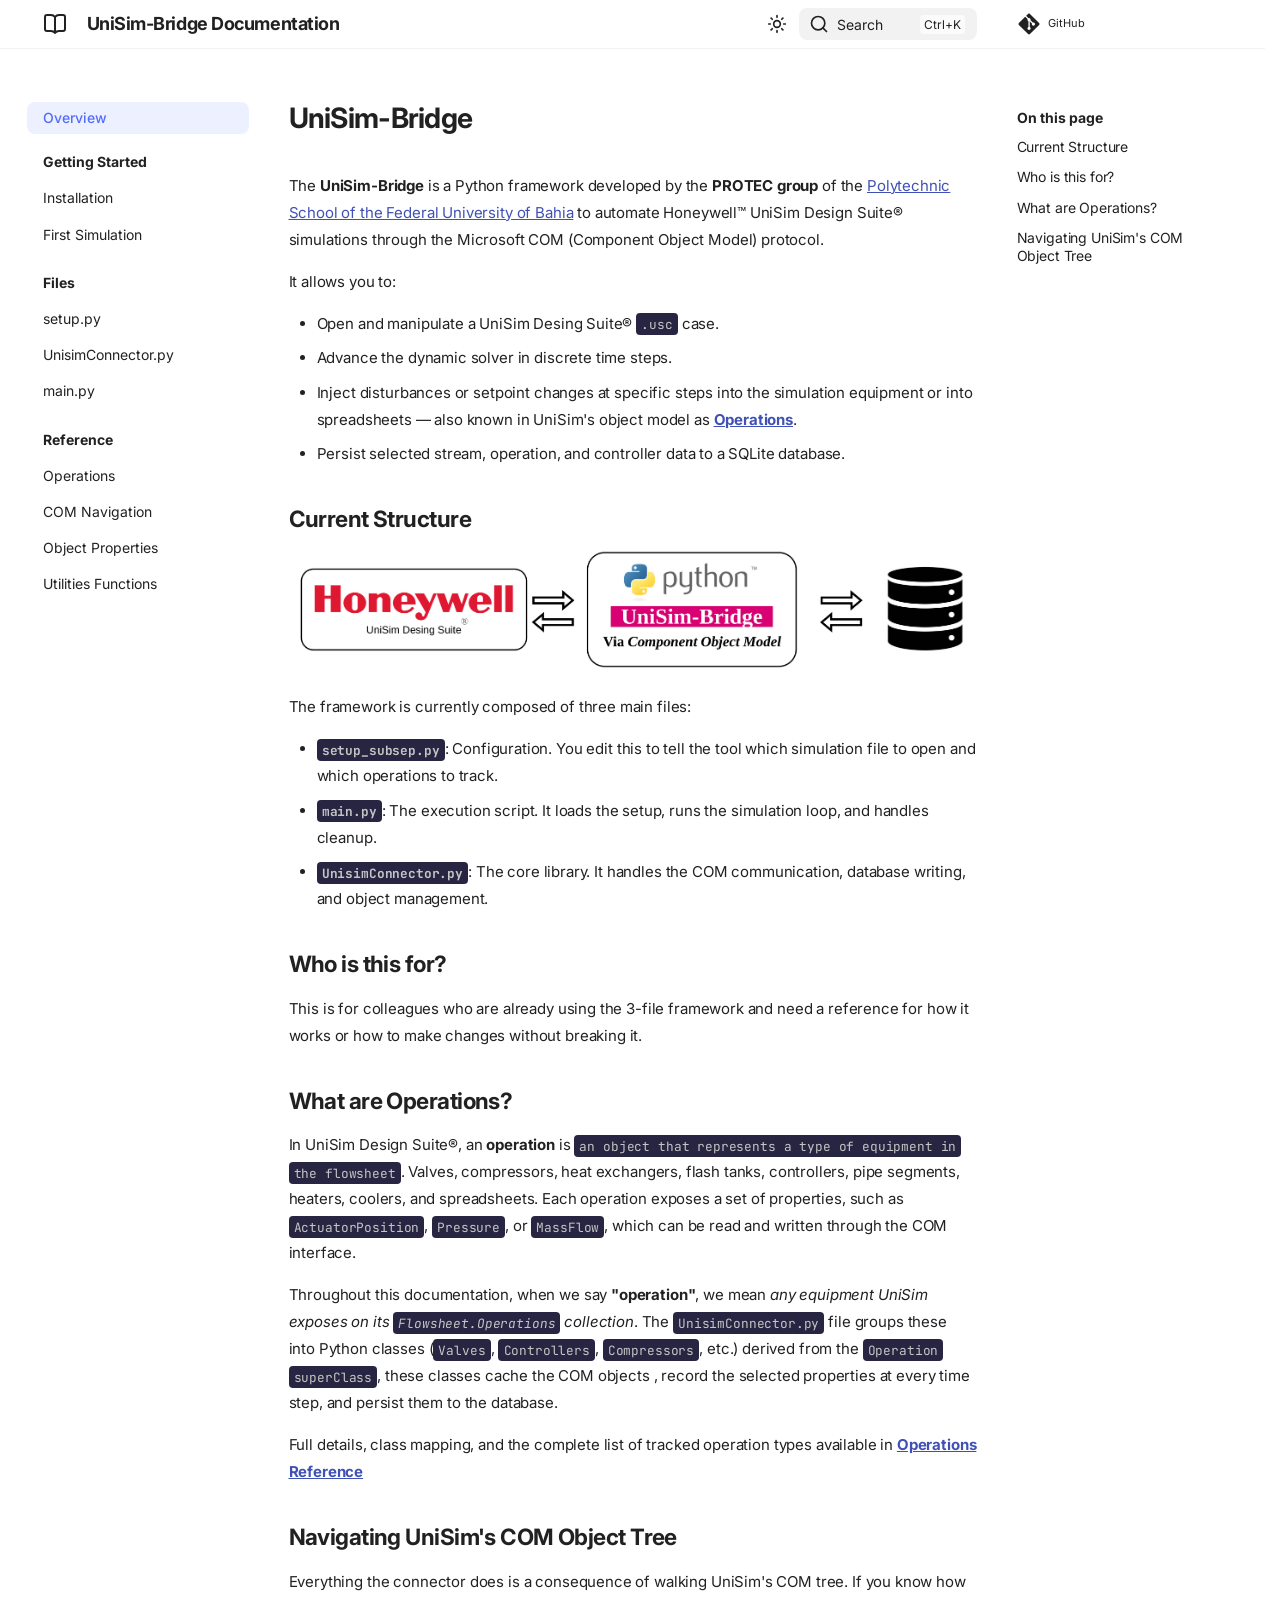
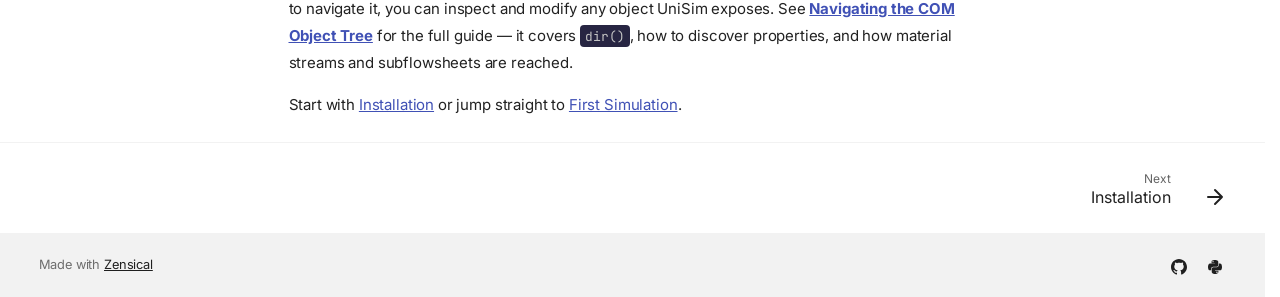
<file: site/index.html>
<!doctype html>
<html lang="en" class="no-js">
  <head>
    
      <meta charset="utf-8">
      <meta name="viewport" content="width=device-width,initial-scale=1">
      
        <meta name="description" content="Documentation for the 3 file UniSim-Bridge framework, providing an overview of its features, installation instructions, and reference materials for users and developers.">
      
      
        <meta name="author" content="Guilherme Rocha Ribeiro">
      
      
        <link rel="canonical" href="https://guilherme-rocha-ribeiro.github.io/UniSim-Bridge/">
      
      
      
      
        <link rel="next" href="./getting-started/installation/">
      
      
        
      
      
      <link rel="icon" href="./assets/images/favicon.png">
      <meta name="generator" content="zensical-0.0.71">
    
    
      
        <title>Overview - UniSim-Bridge Documentation</title>
      
    
    
      
        
      
      <link rel="stylesheet" href="./assets/stylesheets/modern/main.e442bf79.min.css">
      
        
          
        
        <link rel="stylesheet" href="./assets/stylesheets/modern/palette.b60ce83d.min.css">
      
      
  
  
    
      
      
    
  
  
  <style>:root{--md-admonition-icon--note:url('data:image/svg+xml;charset=utf-8,%3Csvg%20xmlns%3D%22http%3A//www.w3.org/2000/svg%22%20viewBox%3D%220%200%2016%2016%22%3E%3Cpath%20d%3D%22M1%207.775V2.75C1%201.784%201.784%201%202.75%201h5.025c.464%200%20.91.184%201.238.513l6.25%206.25a1.75%201.75%200%200%201%200%202.474l-5.026%205.026a1.75%201.75%200%200%201-2.474%200l-6.25-6.25A1.75%201.75%200%200%201%201%207.775m1.5%200c0%20.066.026.13.073.177l6.25%206.25a.25.25%200%200%200%20.354%200l5.025-5.025a.25.25%200%200%200%200-.354l-6.25-6.25a.25.25%200%200%200-.177-.073H2.75a.25.25%200%200%200-.25.25ZM6%205a1%201%200%201%201%200%202%201%201%200%200%201%200-2%22/%3E%3C/svg%3E');}</style>



    
    
      
    
    
      
        
        
        <link rel="preconnect" href="https://fonts.gstatic.com" crossorigin>
        <link rel="stylesheet" href="https://fonts.googleapis.com/css?family=Inter:300,300i,400,400i,500,500i,700,700i%7CJetBrains+Mono:400,400i,700,700i&amp;display=fallback">
        <style>:root{--md-text-font:"Inter";--md-code-font:"JetBrains Mono"}</style>
      
    
    
      <link rel="stylesheet" href="./stylesheets/extra.css">
    
    <script>__md_scope=new URL(".",location),__md_scope.pathname.endsWith("/")||(__md_scope=new URL(__md_scope.pathname+"/",location)),__md_hash=e=>[...e].reduce(((e,t)=>(e<<5)-e+t.charCodeAt(0)),0),__md_get=(e,t=localStorage,_=__md_scope)=>JSON.parse(t.getItem(_.pathname+"."+e)),__md_set=(e,t,_=localStorage,a=__md_scope)=>{try{_.setItem(a.pathname+"."+e,JSON.stringify(t))}catch(e){}},document.documentElement.setAttribute("data-platform",navigator.platform)</script>
    
      

    
    
  </head>
  
  
    
    
      
    
    
    
    
    <body dir="ltr" data-md-color-scheme="default" data-md-color-primary="indigo" data-md-color-accent="indigo">
  
    
    <input class="md-toggle" data-md-toggle="drawer" type="checkbox" id="__drawer" autocomplete="off">
    <input class="md-toggle" data-md-toggle="search" type="checkbox" id="__search" autocomplete="off">
    <label class="md-overlay" for="__drawer" aria-hidden="true"></label>
    <div data-md-component="skip">
      <a href="#__skip" class="md-skip">
        Skip to content
      </a>
    </div>
    <div data-md-component="announce">
      
    </div>
    
    
      

  

<header class="md-header md-header--shadow" data-md-component="header">
  <nav class="md-header__inner md-grid" aria-label="Header">
    <a href="" title="UniSim-Bridge Documentation" class="md-header__button md-logo" aria-label="UniSim-Bridge Documentation" data-md-component="logo">
      
  
  <svg xmlns="http://www.w3.org/2000/svg" fill="none" stroke="currentColor" stroke-linecap="round" stroke-linejoin="round" stroke-width="2" class="lucide lucide-book-open" viewBox="0 0 24 24"><path d="M12 5v16M20.001 19A2 2 0 0 0 22 17V5a2 2 0 0 0-1.999-2L16 3.002A5 5 0 0 0 12 5a5 5 0 0 0-4-2H4a2 2 0 0 0-2 2v12a2 2 0 0 0 1.999 2H8a5 5 0 0 1 4 2 5 5 0 0 1 4-2z"/></svg>

    </a>
    <label class="md-header__button md-icon" for="__drawer" aria-label="Navigation">
      
      <svg xmlns="http://www.w3.org/2000/svg" fill="none" stroke="currentColor" stroke-linecap="round" stroke-linejoin="round" stroke-width="2" class="lucide lucide-menu" viewBox="0 0 24 24"><path d="M4 5h16M4 12h16M4 19h16"/></svg>
    </label>
    <div class="md-header__title" data-md-component="header-title">
      <div class="md-header__ellipsis">
        <div class="md-header__topic">
          <span class="md-ellipsis">
            UniSim-Bridge Documentation
          </span>
        </div>
        <div class="md-header__topic" data-md-component="header-topic">
          <span class="md-ellipsis">
            
              Overview
            
          </span>
        </div>
      </div>
    </div>
    
      
        <form class="md-header__option" data-md-component="palette">
  
    
    
    
    <input class="md-option" data-md-color-media="slate" data-md-color-scheme="default" data-md-color-primary="indigo" data-md-color-accent="indigo"  aria-label="Switch to light mode"  type="radio" name="__palette" id="__palette_0">
    
      <label class="md-header__button md-icon" title="Switch to light mode" for="__palette_1" hidden>
        <svg xmlns="http://www.w3.org/2000/svg" fill="none" stroke="currentColor" stroke-linecap="round" stroke-linejoin="round" stroke-width="2" class="lucide lucide-sun-moon" viewBox="0 0 24 24"><path d="M12 2v2M14.837 16.385a6 6 0 1 1-7.223-7.222c.624-.147.97.66.715 1.248a4 4 0 0 0 5.26 5.259c.589-.255 1.396.09 1.248.715M16 12a4 4 0 0 0-4-4M19 5l-1.256 1.256M20 12h2"/></svg>
      </label>
    
  
    
    
    
    <input class="md-option" data-md-color-media="(prefers-color-scheme: light)" data-md-color-scheme="default" data-md-color-primary="indigo" data-md-color-accent="indigo"  aria-label="Switch to dark mode"  type="radio" name="__palette" id="__palette_1">
    
      <label class="md-header__button md-icon" title="Switch to dark mode" for="__palette_2" hidden>
        <svg xmlns="http://www.w3.org/2000/svg" fill="none" stroke="currentColor" stroke-linecap="round" stroke-linejoin="round" stroke-width="2" class="lucide lucide-sun" viewBox="0 0 24 24"><circle cx="12" cy="12" r="4"/><path d="M12 2v2M12 20v2M4.93 4.93l1.41 1.41M17.66 17.66l1.41 1.41M2 12h2M20 12h2M6.34 17.66l-1.41 1.41M19.07 4.93l-1.41 1.41"/></svg>
      </label>
    
  
    
    
    
    <input class="md-option" data-md-color-media="(prefers-color-scheme: dark)" data-md-color-scheme="slate" data-md-color-primary="indigo" data-md-color-accent="indigo"  aria-label="Switch to system preference"  type="radio" name="__palette" id="__palette_2">
    
      <label class="md-header__button md-icon" title="Switch to system preference" for="__palette_0" hidden>
        <svg xmlns="http://www.w3.org/2000/svg" fill="none" stroke="currentColor" stroke-linecap="round" stroke-linejoin="round" stroke-width="2" class="lucide lucide-moon" viewBox="0 0 24 24"><path d="M20.985 12.486a9 9 0 1 1-9.473-9.472c.405-.022.617.46.402.803a6 6 0 0 0 8.268 8.268c.344-.215.825-.004.803.401"/></svg>
      </label>
    
  
</form>
      
    
    
      <script>var palette=__md_get("__palette");if(palette&&palette.color){if("(prefers-color-scheme)"===palette.color.media){var media=matchMedia("(prefers-color-scheme: light)"),input=document.querySelector(media.matches?"[data-md-color-media='(prefers-color-scheme: light)']":"[data-md-color-media='(prefers-color-scheme: dark)']");palette.color.media=input.getAttribute("data-md-color-media"),palette.color.scheme=input.getAttribute("data-md-color-scheme"),palette.color.primary=input.getAttribute("data-md-color-primary"),palette.color.accent=input.getAttribute("data-md-color-accent")}for(var[key,value]of Object.entries(palette.color))document.body.setAttribute("data-md-color-"+key,value)}</script>
    
    
    
      
      
        <label class="md-header__button md-icon" for="__search" aria-label="Search">
          
          <svg xmlns="http://www.w3.org/2000/svg" fill="none" stroke="currentColor" stroke-linecap="round" stroke-linejoin="round" stroke-width="2" class="lucide lucide-search" viewBox="0 0 24 24"><path d="m21 21-4.34-4.34"/><circle cx="11" cy="11" r="8"/></svg>
        </label>
        <div class="md-search" data-md-component="search" role="dialog" aria-label="Search">
  <button type="button" class="md-search__button">
    Search
  </button>
</div>
      
    
    <div class="md-header__source">
      
        <a href="https://github.com/Guilherme-Rocha-Ribeiro/UniSim-Bridge" title="Go to repository" class="md-source" data-md-component="source">
  <div class="md-source__icon md-icon">
    
    <svg xmlns="http://www.w3.org/2000/svg" viewBox="0 0 448 512"><!--! Font Awesome Free 7.3.1 by @fontawesome - https://fontawesome.com License - https://fontawesome.com/license/free (Icons: CC BY 4.0, Fonts: SIL OFL 1.1, Code: MIT License) Copyright 2026 Fonticons, Inc.--><path fill="currentColor" d="M439.6 236.1 244 40.5c-5.4-5.5-12.8-8.5-20.4-8.5s-15 3-20.4 8.4L162.5 81l51.5 51.5c27.1-9.1 52.7 16.8 43.4 43.7l49.7 49.7c34.2-11.8 61.2 31 35.5 56.7-26.5 26.5-70.2-2.9-56-37.3L240.3 199v121.9c25.3 12.5 22.3 41.8 9.1 55-6.4 6.4-15.2 10.1-24.3 10.1s-17.8-3.6-24.3-10.1c-17.6-17.6-11.1-46.9 11.2-56v-123c-20.8-8.5-24.6-30.7-18.6-45L142.6 101 8.5 235.1C3 240.6 0 247.9 0 255.5s3 15 8.5 20.4l195.6 195.7c5.4 5.4 12.7 8.4 20.4 8.4s15-3 20.4-8.4l194.7-194.7c5.4-5.4 8.4-12.8 8.4-20.4s-3-15-8.4-20.4"/></svg>
  </div>
  <div class="md-source__repository">
    GitHub
  </div>
</a>
      
    </div>
  </nav>
  
</header>
    
    <div class="md-container" data-md-component="container">
      
      
        
          
        
      
      <main class="md-main" data-md-component="main">
        <div class="md-main__inner md-grid">
          
            
              
              <div class="md-sidebar md-sidebar--primary" data-md-component="sidebar" data-md-type="navigation" >
                <div class="md-sidebar__scrollwrap">
                  <div class="md-sidebar__inner">
                    



<nav class="md-nav md-nav--primary" aria-label="Navigation" data-md-level="0">
  <label class="md-nav__title" for="__drawer">
    <a href="" title="UniSim-Bridge Documentation" class="md-nav__button md-logo" aria-label="UniSim-Bridge Documentation" data-md-component="logo">
      
  
  <svg xmlns="http://www.w3.org/2000/svg" fill="none" stroke="currentColor" stroke-linecap="round" stroke-linejoin="round" stroke-width="2" class="lucide lucide-book-open" viewBox="0 0 24 24"><path d="M12 5v16M20.001 19A2 2 0 0 0 22 17V5a2 2 0 0 0-1.999-2L16 3.002A5 5 0 0 0 12 5a5 5 0 0 0-4-2H4a2 2 0 0 0-2 2v12a2 2 0 0 0 1.999 2H8a5 5 0 0 1 4 2 5 5 0 0 1 4-2z"/></svg>

    </a>
    UniSim-Bridge Documentation
  </label>
  
    <div class="md-nav__source">
      <a href="https://github.com/Guilherme-Rocha-Ribeiro/UniSim-Bridge" title="Go to repository" class="md-source" data-md-component="source">
  <div class="md-source__icon md-icon">
    
    <svg xmlns="http://www.w3.org/2000/svg" viewBox="0 0 448 512"><!--! Font Awesome Free 7.3.1 by @fontawesome - https://fontawesome.com License - https://fontawesome.com/license/free (Icons: CC BY 4.0, Fonts: SIL OFL 1.1, Code: MIT License) Copyright 2026 Fonticons, Inc.--><path fill="currentColor" d="M439.6 236.1 244 40.5c-5.4-5.5-12.8-8.5-20.4-8.5s-15 3-20.4 8.4L162.5 81l51.5 51.5c27.1-9.1 52.7 16.8 43.4 43.7l49.7 49.7c34.2-11.8 61.2 31 35.5 56.7-26.5 26.5-70.2-2.9-56-37.3L240.3 199v121.9c25.3 12.5 22.3 41.8 9.1 55-6.4 6.4-15.2 10.1-24.3 10.1s-17.8-3.6-24.3-10.1c-17.6-17.6-11.1-46.9 11.2-56v-123c-20.8-8.5-24.6-30.7-18.6-45L142.6 101 8.5 235.1C3 240.6 0 247.9 0 255.5s3 15 8.5 20.4l195.6 195.7c5.4 5.4 12.7 8.4 20.4 8.4s15-3 20.4-8.4l194.7-194.7c5.4-5.4 8.4-12.8 8.4-20.4s-3-15-8.4-20.4"/></svg>
  </div>
  <div class="md-source__repository">
    GitHub
  </div>
</a>
    </div>
  
  <ul class="md-nav__list" data-md-scrollfix>
    
      
      
  
  
    
  
  
  
    <li class="md-nav__item md-nav__item--active">
      
      
      
      
        
      
      
        <label class="md-nav__link md-nav__link--active" for="__toc">
          
  
  
  <span class="md-ellipsis">
    
  
  Overview

    
  </span>
  
  

          <span class="md-nav__icon md-icon"></span>
        </label>
      
      <a href="" class="md-nav__link md-nav__link--active">
        
  
  
  <span class="md-ellipsis">
    
  
  Overview

    
  </span>
  
  

      </a>
      
        


<nav class="md-nav md-nav--secondary" aria-label="On this page">
  
  
  
    
  
  
    <label class="md-nav__title" for="__toc">
      <span class="md-nav__icon md-icon"></span>
      On this page
    </label>
    <ul class="md-nav__list" data-md-component="toc" data-md-scrollfix>
      
        <li class="md-nav__item">
  <a href="#current-structure" class="md-nav__link">
    <span class="md-ellipsis">
      <span class="md-typeset">
        Current Structure
      </span>
    </span>
  </a>
  
</li>
      
        <li class="md-nav__item">
  <a href="#who-is-this-for" class="md-nav__link">
    <span class="md-ellipsis">
      <span class="md-typeset">
        Who is this for?
      </span>
    </span>
  </a>
  
</li>
      
        <li class="md-nav__item">
  <a href="#what-are-operations" class="md-nav__link">
    <span class="md-ellipsis">
      <span class="md-typeset">
        What are Operations?
      </span>
    </span>
  </a>
  
</li>
      
        <li class="md-nav__item">
  <a href="#navigating-unisims-com-object-tree" class="md-nav__link">
    <span class="md-ellipsis">
      <span class="md-typeset">
        Navigating UniSim's COM Object Tree
      </span>
    </span>
  </a>
  
</li>
      
    </ul>
  
</nav>
      
    </li>
  

    
      
      
  
  
  
  
    
    
      
        
      
        
      
    
    
    
      
        
        
      
    
    
    <li class="md-nav__item md-nav__item--section md-nav__item--nested">
      
        
        
        <input class="md-nav__toggle md-toggle " type="checkbox" id="__nav_2" >
        
          
          <label class="md-nav__link" for="__nav_2" id="__nav_2_label" tabindex="">
            
  
  
  <span class="md-ellipsis">
    
  
  Getting Started

    
  </span>
  
  

            <span class="md-nav__icon md-icon"></span>
          </label>
        
        
          <nav class="md-nav" data-md-level="1" aria-labelledby="__nav_2_label" aria-expanded="false">
            <label class="md-nav__title" for="__nav_2">
              <span class="md-nav__icon md-icon"></span>
              
  
  Getting Started

            </label>
            <ul class="md-nav__list" data-md-scrollfix>
              
                
                  
  
  
  
  
    <li class="md-nav__item">
      <a href="./getting-started/installation/" class="md-nav__link">
        
  
  
  <span class="md-ellipsis">
    
  
  Installation

    
  </span>
  
  

      </a>
    </li>
  

                
              
                
                  
  
  
  
  
    <li class="md-nav__item">
      <a href="./getting-started/first-simulation/" class="md-nav__link">
        
  
  
  <span class="md-ellipsis">
    
  
  First Simulation

    
  </span>
  
  

      </a>
    </li>
  

                
              
            </ul>
          </nav>
        
      
    </li>
  

    
      
      
  
  
  
  
    
    
      
        
      
        
      
        
      
    
    
    
      
        
        
      
    
    
    <li class="md-nav__item md-nav__item--section md-nav__item--nested">
      
        
        
        <input class="md-nav__toggle md-toggle " type="checkbox" id="__nav_3" >
        
          
          <label class="md-nav__link" for="__nav_3" id="__nav_3_label" tabindex="">
            
  
  
  <span class="md-ellipsis">
    
  
  Files

    
  </span>
  
  

            <span class="md-nav__icon md-icon"></span>
          </label>
        
        
          <nav class="md-nav" data-md-level="1" aria-labelledby="__nav_3_label" aria-expanded="false">
            <label class="md-nav__title" for="__nav_3">
              <span class="md-nav__icon md-icon"></span>
              
  
  Files

            </label>
            <ul class="md-nav__list" data-md-scrollfix>
              
                
                  
  
  
  
  
    <li class="md-nav__item">
      <a href="./files/setup/" class="md-nav__link">
        
  
  
  <span class="md-ellipsis">
    
  
  setup.py

    
  </span>
  
  

      </a>
    </li>
  

                
              
                
                  
  
  
  
  
    <li class="md-nav__item">
      <a href="./files/unisim-connector/" class="md-nav__link">
        
  
  
  <span class="md-ellipsis">
    
  
  UnisimConnector.py

    
  </span>
  
  

      </a>
    </li>
  

                
              
                
                  
  
  
  
  
    <li class="md-nav__item">
      <a href="./files/main/" class="md-nav__link">
        
  
  
  <span class="md-ellipsis">
    
  
  main.py

    
  </span>
  
  

      </a>
    </li>
  

                
              
            </ul>
          </nav>
        
      
    </li>
  

    
      
      
  
  
  
  
    
    
      
        
      
        
      
        
      
        
      
    
    
    
      
        
        
      
    
    
    <li class="md-nav__item md-nav__item--section md-nav__item--nested">
      
        
        
        <input class="md-nav__toggle md-toggle " type="checkbox" id="__nav_4" >
        
          
          <label class="md-nav__link" for="__nav_4" id="__nav_4_label" tabindex="">
            
  
  
  <span class="md-ellipsis">
    
  
  Reference

    
  </span>
  
  

            <span class="md-nav__icon md-icon"></span>
          </label>
        
        
          <nav class="md-nav" data-md-level="1" aria-labelledby="__nav_4_label" aria-expanded="false">
            <label class="md-nav__title" for="__nav_4">
              <span class="md-nav__icon md-icon"></span>
              
  
  Reference

            </label>
            <ul class="md-nav__list" data-md-scrollfix>
              
                
                  
  
  
  
  
    <li class="md-nav__item">
      <a href="./reference/operations-reference/" class="md-nav__link">
        
  
  
  <span class="md-ellipsis">
    
  
  Operations

    
  </span>
  
  

      </a>
    </li>
  

                
              
                
                  
  
  
  
  
    <li class="md-nav__item">
      <a href="./reference/com-navigation/" class="md-nav__link">
        
  
  
  <span class="md-ellipsis">
    
  
  COM Navigation

    
  </span>
  
  

      </a>
    </li>
  

                
              
                
                  
  
  
  
  
    <li class="md-nav__item">
      <a href="./reference/properties-reference/" class="md-nav__link">
        
  
  
  <span class="md-ellipsis">
    
  
  Object Properties

    
  </span>
  
  

      </a>
    </li>
  

                
              
                
                  
  
  
  
  
    <li class="md-nav__item">
      <a href="./reference/utilities-functions/" class="md-nav__link">
        
  
  
  <span class="md-ellipsis">
    
  
  Utilities Functions

    
  </span>
  
  

      </a>
    </li>
  

                
              
            </ul>
          </nav>
        
      
    </li>
  

    
  </ul>
</nav>
                  </div>
                </div>
              </div>
            
            
              
              <div class="md-sidebar md-sidebar--secondary" data-md-component="sidebar" data-md-type="toc" >
                <div class="md-sidebar__scrollwrap">
                  
                    
                    
                    
                      
                    
                    
                      <input class="md-nav__toggle md-toggle" type="checkbox" id="__toc">
                      <div class="md-sidebar-button__wrapper">
                        <label class="md-sidebar-button" for="__toc"></label>
                      </div>
                    
                  
                  <div class="md-sidebar__inner">
                    


<nav class="md-nav md-nav--secondary" aria-label="On this page">
  
  
  
    
  
  
    <label class="md-nav__title" for="__toc">
      <span class="md-nav__icon md-icon"></span>
      On this page
    </label>
    <ul class="md-nav__list" data-md-component="toc" data-md-scrollfix>
      
        <li class="md-nav__item">
  <a href="#current-structure" class="md-nav__link">
    <span class="md-ellipsis">
      <span class="md-typeset">
        Current Structure
      </span>
    </span>
  </a>
  
</li>
      
        <li class="md-nav__item">
  <a href="#who-is-this-for" class="md-nav__link">
    <span class="md-ellipsis">
      <span class="md-typeset">
        Who is this for?
      </span>
    </span>
  </a>
  
</li>
      
        <li class="md-nav__item">
  <a href="#what-are-operations" class="md-nav__link">
    <span class="md-ellipsis">
      <span class="md-typeset">
        What are Operations?
      </span>
    </span>
  </a>
  
</li>
      
        <li class="md-nav__item">
  <a href="#navigating-unisims-com-object-tree" class="md-nav__link">
    <span class="md-ellipsis">
      <span class="md-typeset">
        Navigating UniSim's COM Object Tree
      </span>
    </span>
  </a>
  
</li>
      
    </ul>
  
</nav>
                  </div>
                </div>
              </div>
            
          
          
            <div class="md-content" data-md-component="content">
              
                



  


              
              <article class="md-content__inner md-typeset">
                <a id="__skip" tabindex="-1"></a>
                
                  

  
  


<h1 id="unisim-bridge">UniSim-Bridge<a class="headerlink" href="#unisim-bridge" title="Permanent link">&para;</a></h1>
<p>The <strong>UniSim-Bridge</strong> is a Python framework developed by the <strong>PROTEC group</strong> of the <a href="https://eng.ufba.br/">Polytechnic School of the Federal University of Bahia</a> to automate Honeywell&trade; UniSim Design Suite&reg; simulations through the Microsoft COM (Component Object Model) protocol.</p>
<p>It allows you to:</p>
<ul>
<li>Open and manipulate a UniSim Desing Suite&reg; <code>.usc</code> case.</li>
<li>Advance the dynamic solver in discrete time steps.</li>
<li>Inject disturbances or setpoint changes at specific steps into the simulation equipment or into spreadsheets — also known in UniSim's object model as <strong><a href="#what-are-operations">Operations</a></strong>.</li>
<li>Persist selected stream, operation, and controller data to a SQLite database.</li>
</ul>
<h2 id="current-structure">Current Structure<a class="headerlink" href="#current-structure" title="Permanent link">&para;</a></h2>
<p><img alt="UniSim-Bridge Fluxogram" src="./assets/fluxogramas_unisimbridge-drawio-1.png" /></p>
<p>The framework is currently composed of three main files:</p>
<ul>
<li><strong><code>setup_subsep.py</code></strong>: Configuration. You edit this to tell the tool which simulation file to open and which operations to track.</li>
<li><strong><code>main.py</code></strong>: The execution script. It loads the setup, runs the simulation loop, and handles cleanup.</li>
<li><strong><code>UnisimConnector.py</code></strong>: The core library. It handles the COM communication, database writing, and object management.</li>
</ul>
<h2 id="who-is-this-for">Who is this for?<a class="headerlink" href="#who-is-this-for" title="Permanent link">&para;</a></h2>
<p>This is for colleagues who are already using the 3-file framework and need a reference for how it works or how to make changes without breaking it.</p>
<h2 id="what-are-operations">What are Operations?<a class="headerlink" href="#what-are-operations" title="Permanent link">&para;</a></h2>
<p>In UniSim Design Suite&reg;, an <strong>operation</strong> is <code>an object that represents a type of equipment in the flowsheet</code>. Valves, compressors, heat exchangers, flash tanks, controllers, pipe segments, heaters, coolers, and spreadsheets. Each operation exposes a set of properties, such as <code>ActuatorPosition</code>, <code>Pressure</code>, or <code>MassFlow</code>, which can be read and written through the COM interface.</p>
<p>Throughout this documentation, when we say <strong>"operation"</strong>, we mean <em>any equipment UniSim exposes on its <code>Flowsheet.Operations</code> collection</em>. The <code>UnisimConnector.py</code> file groups these into Python classes (<code>Valves</code>, <code>Controllers</code>, <code>Compressors</code>, etc.) derived from the <code>Operation superClass</code>, these classes cache the COM objects   , record the selected properties at every time step, and persist them to the database. </p>
<p>Full details, class mapping, and the complete list of tracked operation types available in <strong><a href="reference/operations-reference/">Operations Reference</a></strong></p>
<h2 id="navigating-unisims-com-object-tree">Navigating UniSim's COM Object Tree<a class="headerlink" href="#navigating-unisims-com-object-tree" title="Permanent link">&para;</a></h2>
<p>Everything the connector does is a consequence of walking UniSim's COM tree. If you know how to navigate it, you can inspect and modify any object UniSim exposes. See <strong><a href="reference/com-navigation/">Navigating the COM Object Tree</a></strong> for the full guide — it covers <code>dir()</code>, how to discover properties, and how material streams and subflowsheets are reached.</p>
<p>Start with <a href="getting-started/installation/">Installation</a> or jump straight to <a href="getting-started/first-simulation/">First Simulation</a>.</p>














                
              </article>
            </div>
          
          
  <script>var tabs=__md_get("__tabs");if(Array.isArray(tabs))e:for(var set of document.querySelectorAll(".tabbed-set")){var labels=set.querySelector(".tabbed-labels");for(var tab of tabs)for(var label of labels.getElementsByTagName("label"))if(label.innerText.trim()===tab){var input=document.getElementById(label.htmlFor);input.checked=!0;continue e}}</script>

<script>var target=document.getElementById(location.hash.slice(1));target&&target.name&&(target.checked=target.name.startsWith("__tabbed_"))</script>
        </div>
        
          <button type="button" class="md-top md-icon" data-md-component="top" hidden>
  
  <svg xmlns="http://www.w3.org/2000/svg" fill="none" stroke="currentColor" stroke-linecap="round" stroke-linejoin="round" stroke-width="2" class="lucide lucide-circle-arrow-up" viewBox="0 0 24 24"><circle cx="12" cy="12" r="10"/><path d="m16 12-4-4-4 4M12 16V8"/></svg>
  Back to top
</button>
        
      </main>
      
        <footer class="md-footer">
  
    
      
      <nav class="md-footer__inner md-grid" aria-label="Footer" >
        
        
          
          <a href="./getting-started/installation/" class="md-footer__link md-footer__link--next" aria-label="Next: Installation">
            <div class="md-footer__title">
              <span class="md-footer__direction">
                Next
              </span>
              <div class="md-ellipsis">
                Installation
              </div>
            </div>
            <div class="md-footer__button md-icon">
              
              <svg xmlns="http://www.w3.org/2000/svg" fill="none" stroke="currentColor" stroke-linecap="round" stroke-linejoin="round" stroke-width="2" class="lucide lucide-arrow-right" viewBox="0 0 24 24"><path d="M5 12h14M12 5l7 7-7 7"/></svg>
            </div>
          </a>
        
      </nav>
    
  
  <div class="md-footer-meta md-typeset">
    <div class="md-footer-meta__inner md-grid">
      <div class="md-copyright">
  
  
    Made with
    <a href="https://zensical.org/" target="_blank" rel="noopener">
      Zensical
    </a>
  
</div>
      
        
<div class="md-social">
  
    
    
    
    
      
      
    
    <a href="https://github.com/Guilherme-Rocha-Ribeiro/UniSim-Bridge" target="_blank" rel="noopener" title="github.com" class="md-social__link">
      <svg xmlns="http://www.w3.org/2000/svg" viewBox="0 0 512 512"><!--! Font Awesome Free 7.3.1 by @fontawesome - https://fontawesome.com License - https://fontawesome.com/license/free (Icons: CC BY 4.0, Fonts: SIL OFL 1.1, Code: MIT License) Copyright 2026 Fonticons, Inc.--><path fill="currentColor" d="M216.5 362.5c-66-8-112.5-55.5-112.5-117 0-25 9-52 24-70-6.5-16.5-5.5-51.5 2-66 20-2.5 47 8 63 22.5 19-6 39-9 63.5-9s44.5 3 62.5 8.5c15.5-14 43-24.5 63-22 7 13.5 8 48.5 1.5 65.5 16 19 24.5 44.5 24.5 70.5 0 61.5-46.5 108-113.5 116.5 17 11 28.5 35 28.5 62.5v52c0 15 12.5 23.5 27.5 17.5C441 459.5 512 369 512 257 512 115.5 397 0 255.5 0S0 115.5 0 257c0 111 70.5 203 165.5 237.5 13.5 5 26.5-4 26.5-17.5v-40c-7 3-16 5-24 5-33 0-52.5-18-66.5-51.5-5.5-13.5-11.5-21.5-23-23-6-.5-8-3-8-6 0-6 10-10.5 20-10.5 14.5 0 27 9 40 27.5 10 14.5 20.5 21 33 21s20.5-4.5 32-16c8.5-8.5 15-16 21-21"/></svg>
    </a>
  
    
    
    
    
      
      
    
    <a href="https://pypi.org/" target="_blank" rel="noopener" title="pypi.org" class="md-social__link">
      <svg xmlns="http://www.w3.org/2000/svg" viewBox="0 0 448 512"><!--! Font Awesome Free 7.3.1 by @fontawesome - https://fontawesome.com License - https://fontawesome.com/license/free (Icons: CC BY 4.0, Fonts: SIL OFL 1.1, Code: MIT License) Copyright 2026 Fonticons, Inc.--><path fill="currentColor" d="M439.8 200.5c-7.7-30.9-22.3-54.2-53.4-54.2h-40.1v47.4c0 36.8-31.2 67.8-66.8 67.8H172.7c-29.2 0-53.4 25-53.4 54.3v101.8c0 29 25.2 46 53.4 54.3 33.8 9.9 66.3 11.7 106.8 0 26.9-7.8 53.4-23.5 53.4-54.3v-40.7H226.2v-13.6h160.2c31.1 0 42.6-21.7 53.4-54.2 11.2-33.5 10.7-65.7 0-108.6M286.2 444.7a20.4 20.4 0 1 1 0-40.7 20.4 20.4 0 1 1 0 40.7M167.8 248.1h106.8c29.7 0 53.4-24.5 53.4-54.3V91.9c0-29-24.4-50.7-53.4-55.6-35.8-5.9-74.7-5.6-106.8.1-45.2 8-53.4 24.7-53.4 55.6v40.7h106.9v13.6h-147c-31.1 0-58.3 18.7-66.8 54.2-9.8 40.7-10.2 66.1 0 108.6 7.6 31.6 25.7 54.2 56.8 54.2H101v-48.8c0-35.3 30.5-66.4 66.8-66.4m-6.6-183.4a20.4 20.4 0 1 1 0 40.8 20.4 20.4 0 1 1 0-40.8"/></svg>
    </a>
  
</div>
      
    </div>
  </div>
</footer>
      
    </div>
    <div class="md-dialog" data-md-component="dialog" role="status" aria-atomic="true">
      <div class="md-dialog__inner md-typeset"></div>
    </div>
    
    
    
      
      
      
      
        
        
      <script id="__config" type="application/json">{"annotate":null,"base":".","features":["announce.dismiss","content.code.annotate","content.code.copy","content.code.select","content.footnote.tooltips","content.tabs.link","content.tooltips","navigation.footer","navigation.indexes","navigation.instant","navigation.instant.prefetch","navigation.path","navigation.sections","navigation.top","navigation.tracking","search.highlight"],"redirect":null,"search":"./assets/javascripts/workers/search.c47bb847.min.js","tags":null,"translations":{"clipboard.copied":"Copied to clipboard","clipboard.copy":"Copy to clipboard","clipboard.error":"Could not copy to clipboard","search.result.more.one":"1 more on this page","search.result.more.other":"# more on this page","search.result.none":"No matching documents","search.result.one":"1 matching document","search.result.other":"# matching documents","search.result.placeholder":"Type to start searching","search.result.term.missing":"Missing","select.version":"Select version"},"version":null}</script>
    
    
      <script src="./assets/javascripts/bundle.a2388154.min.js"></script>
      
    
  </body>
</html>
</file>
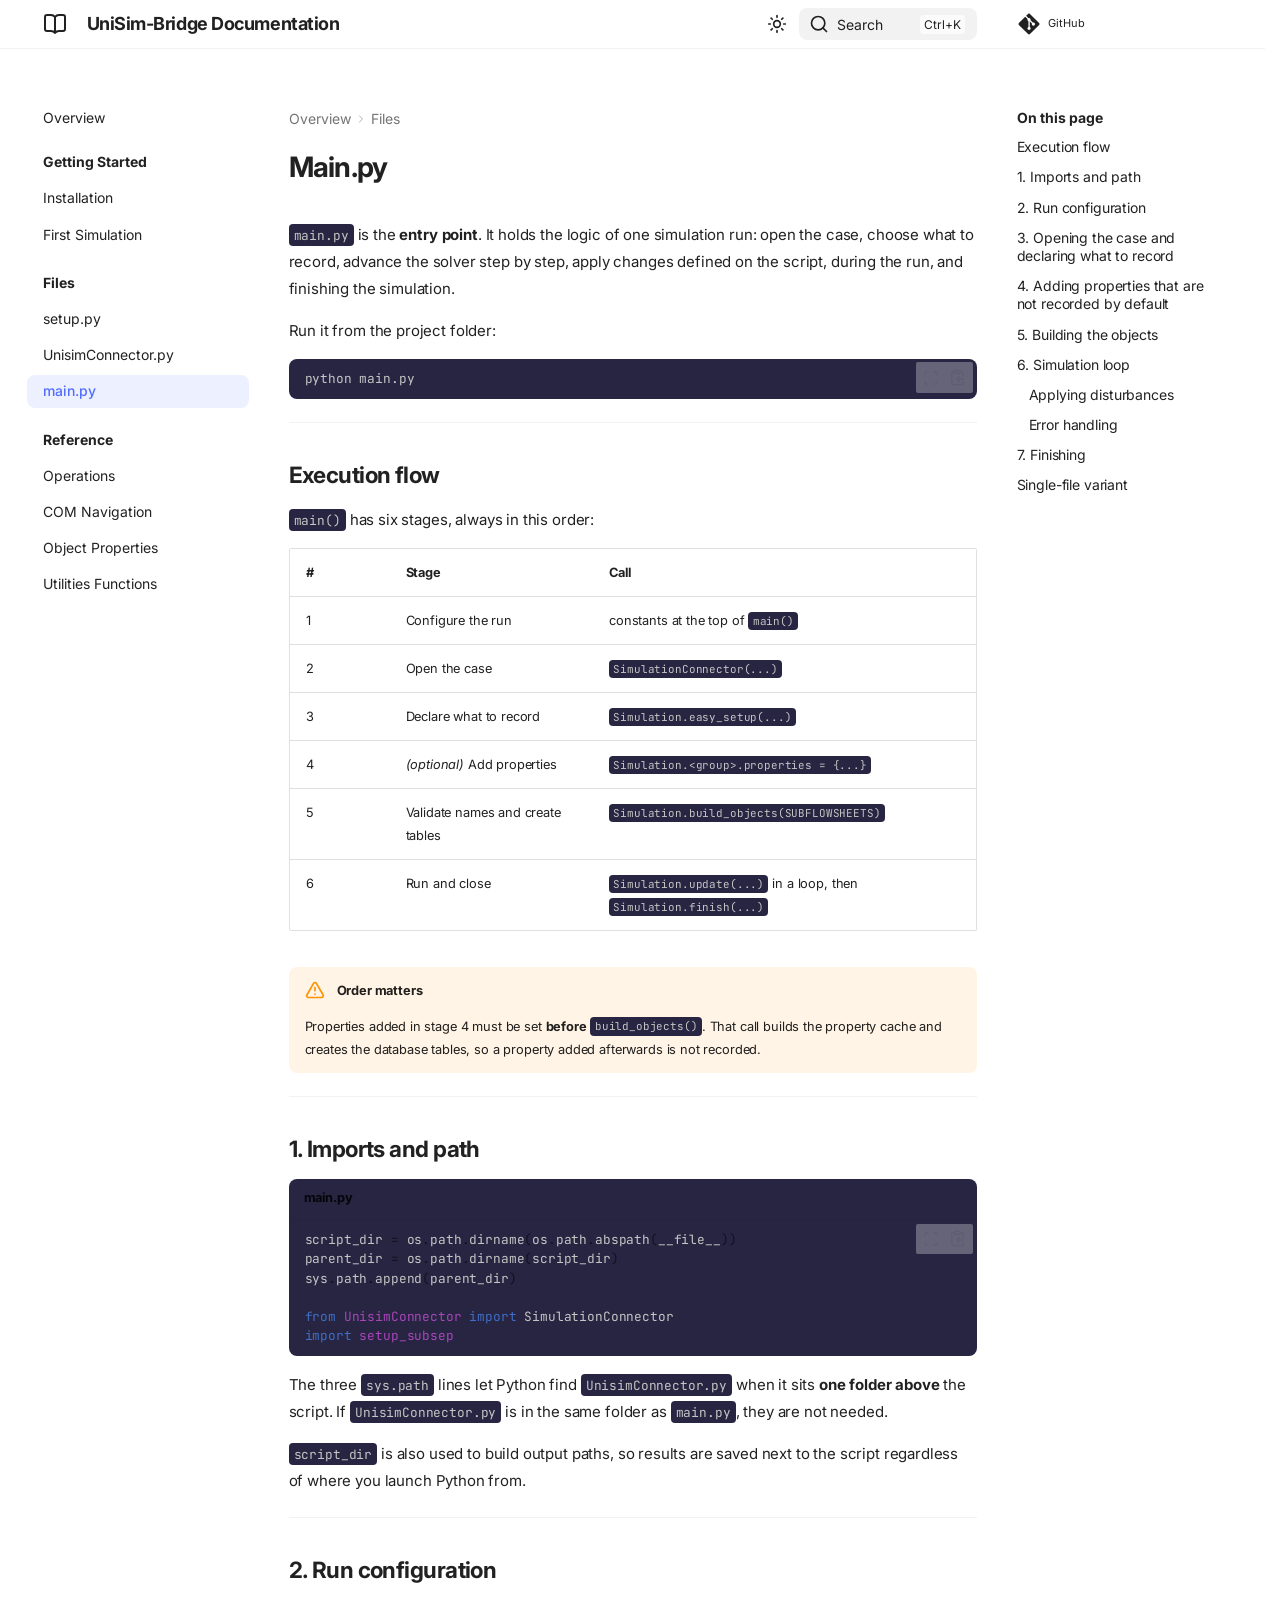
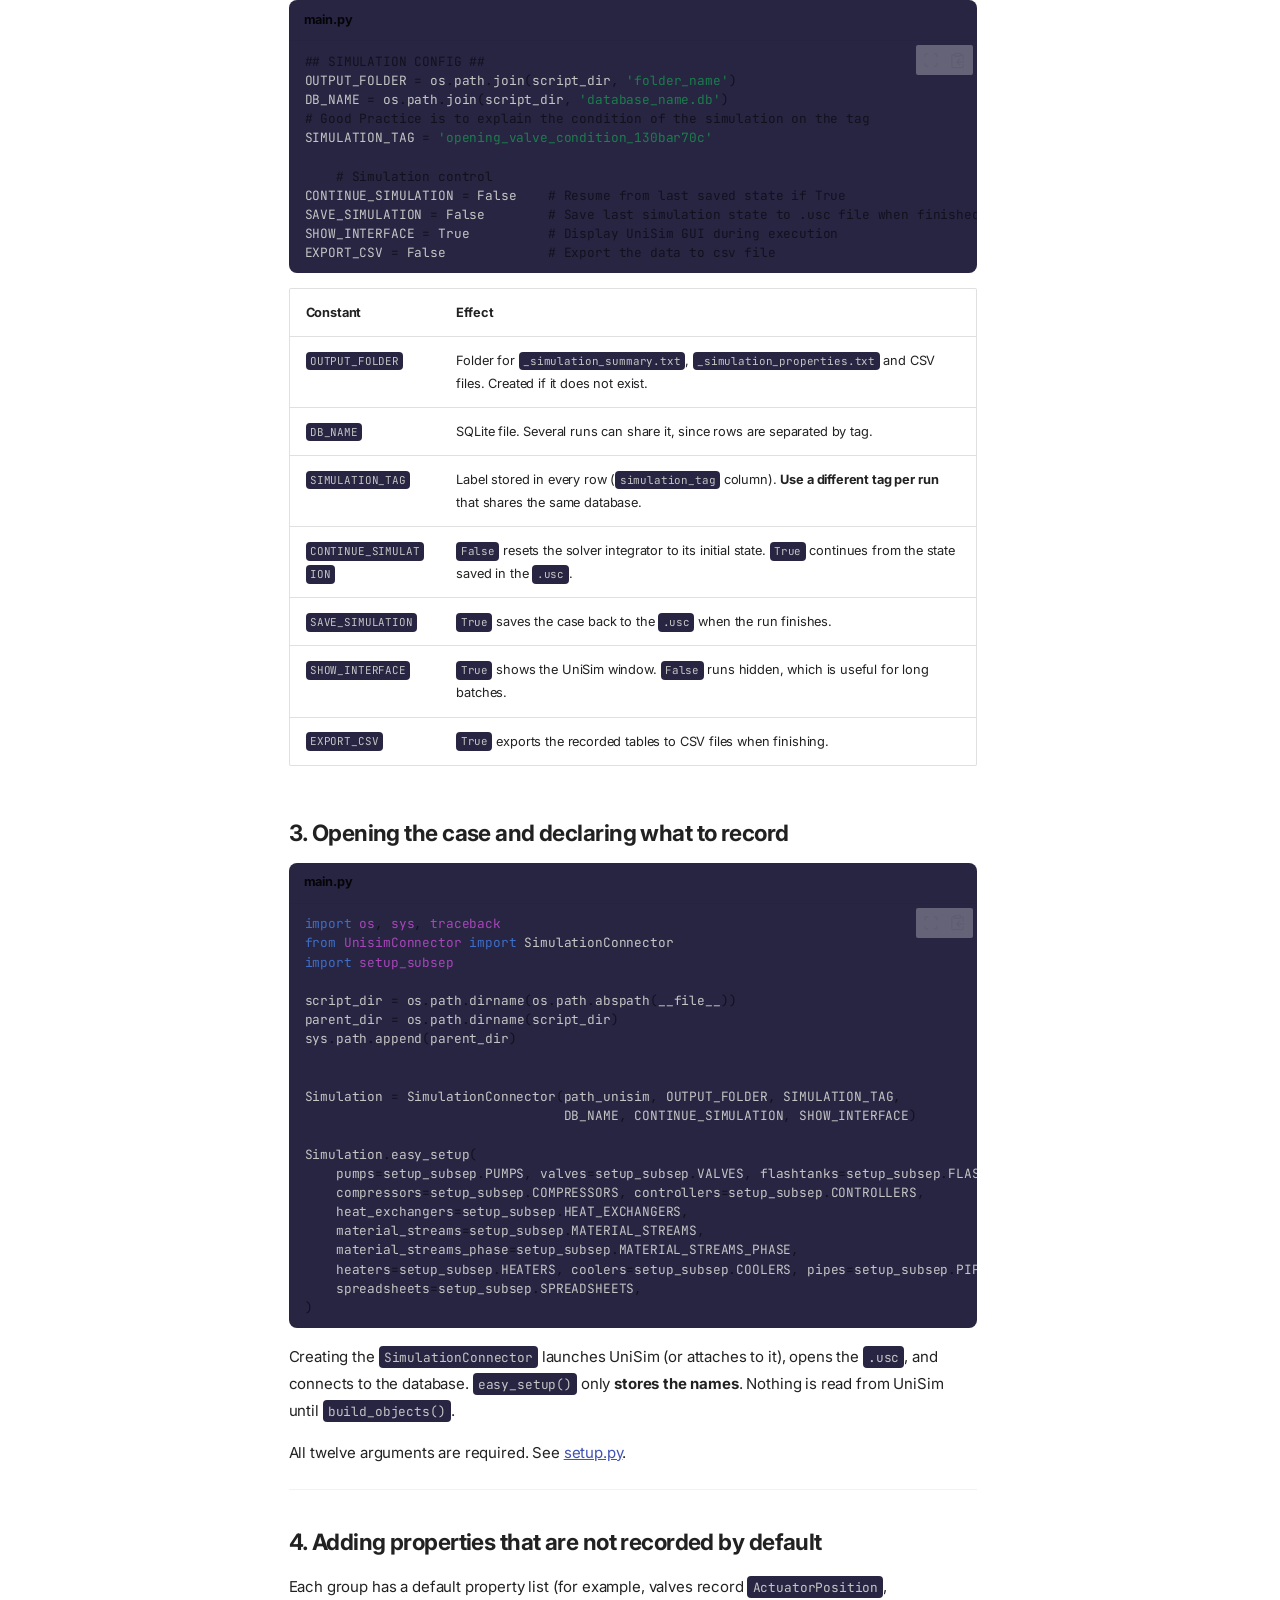
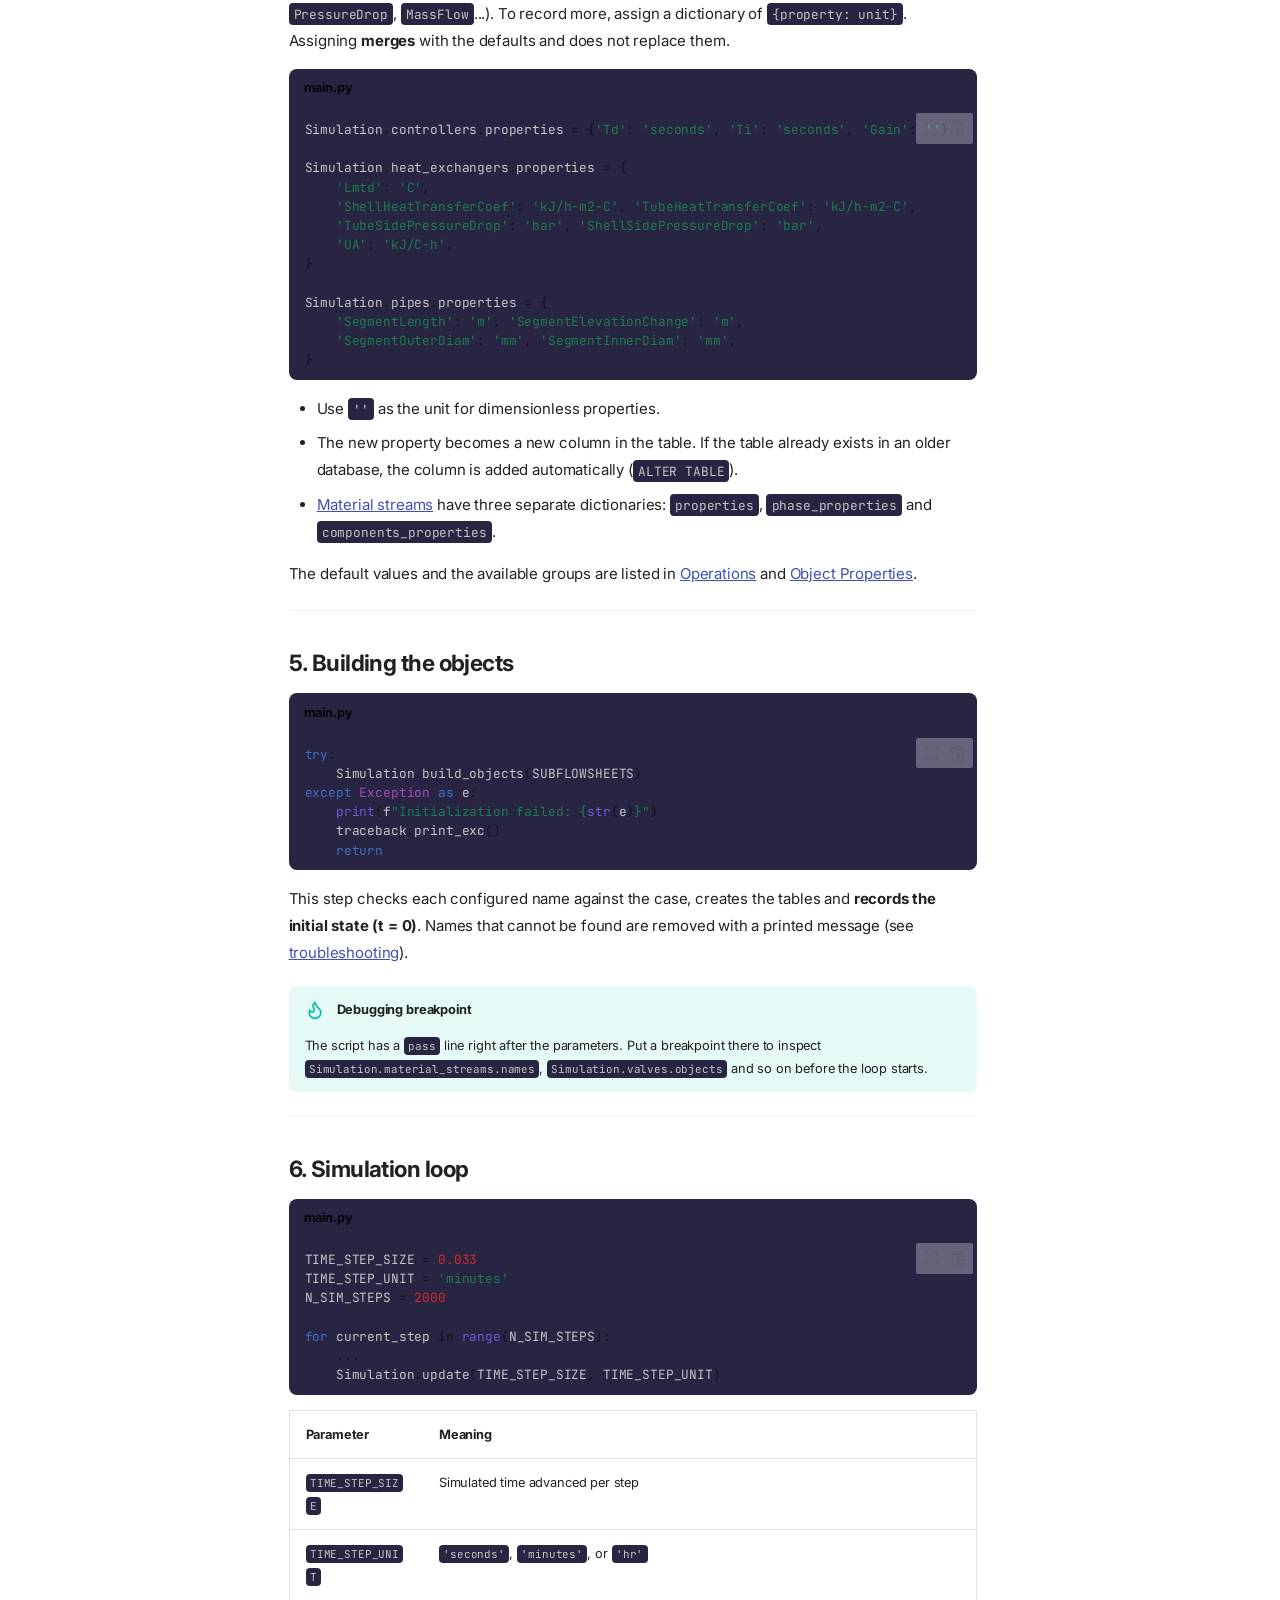
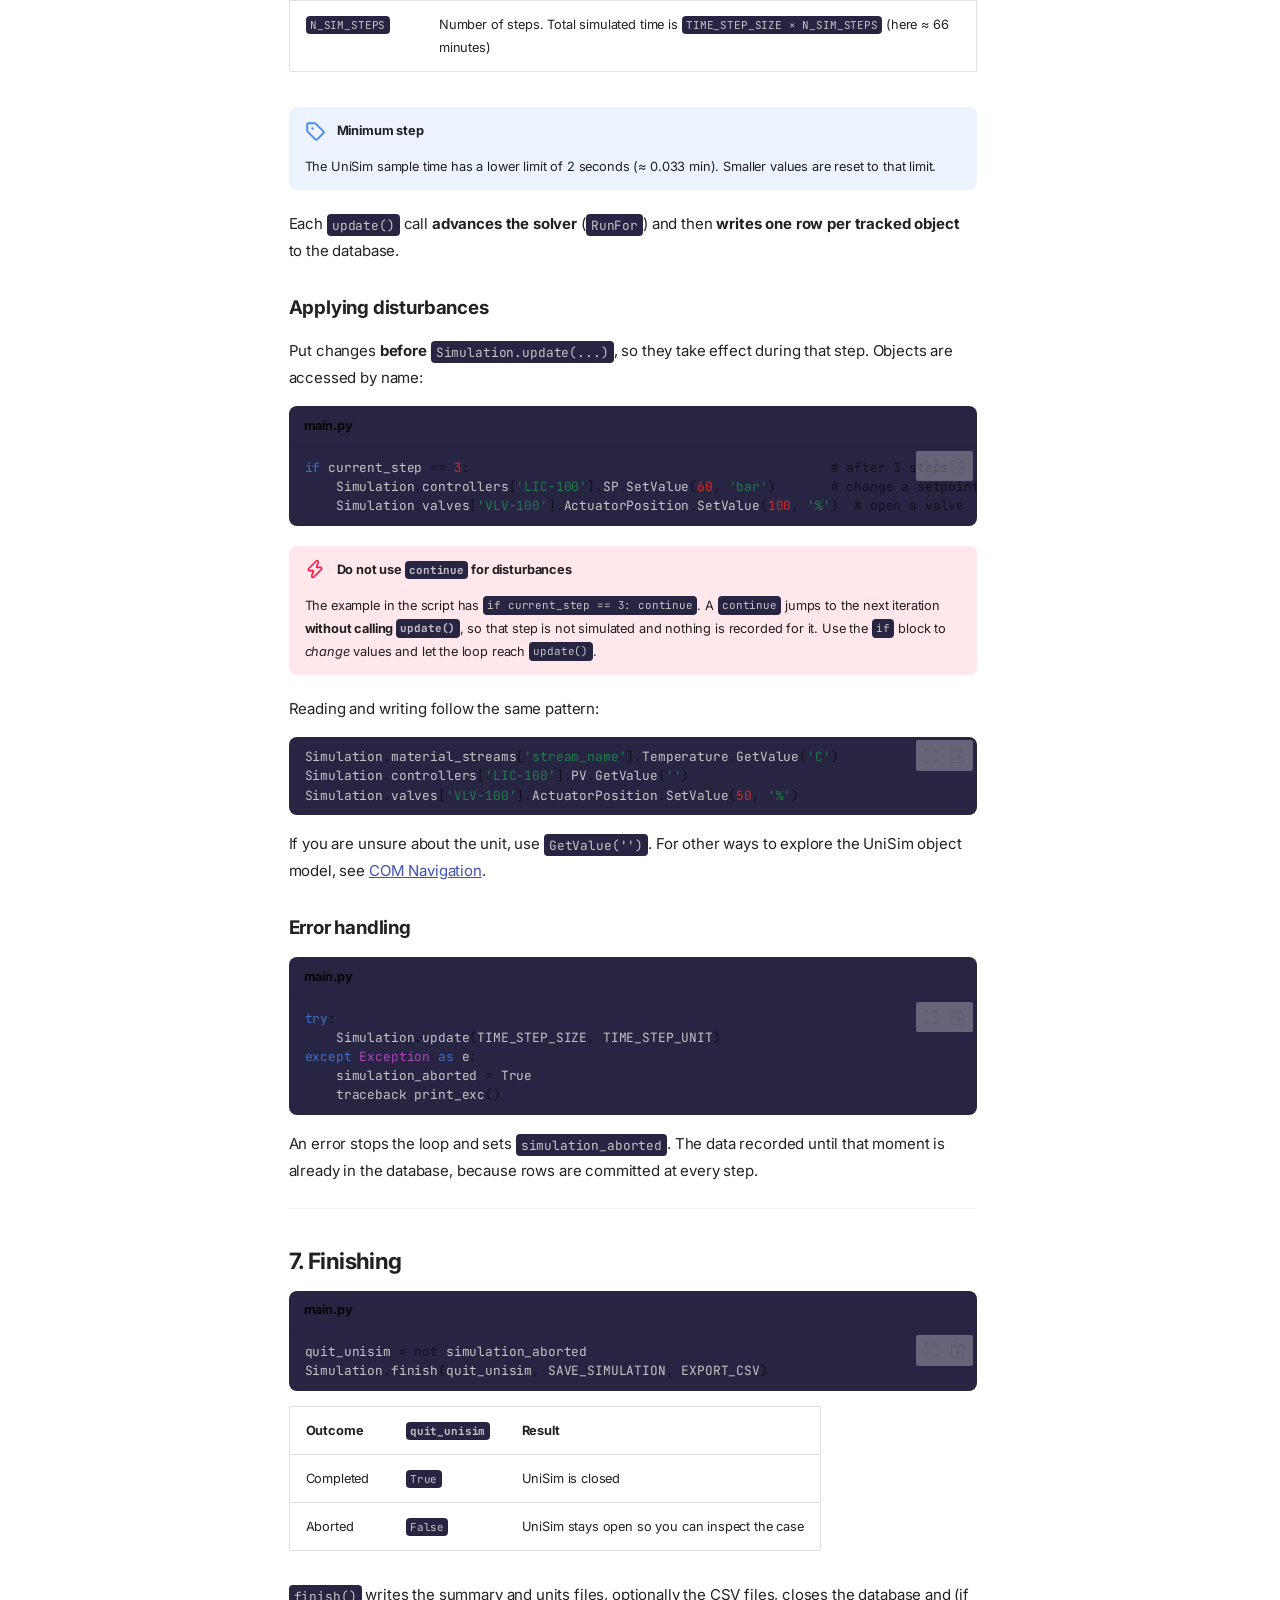
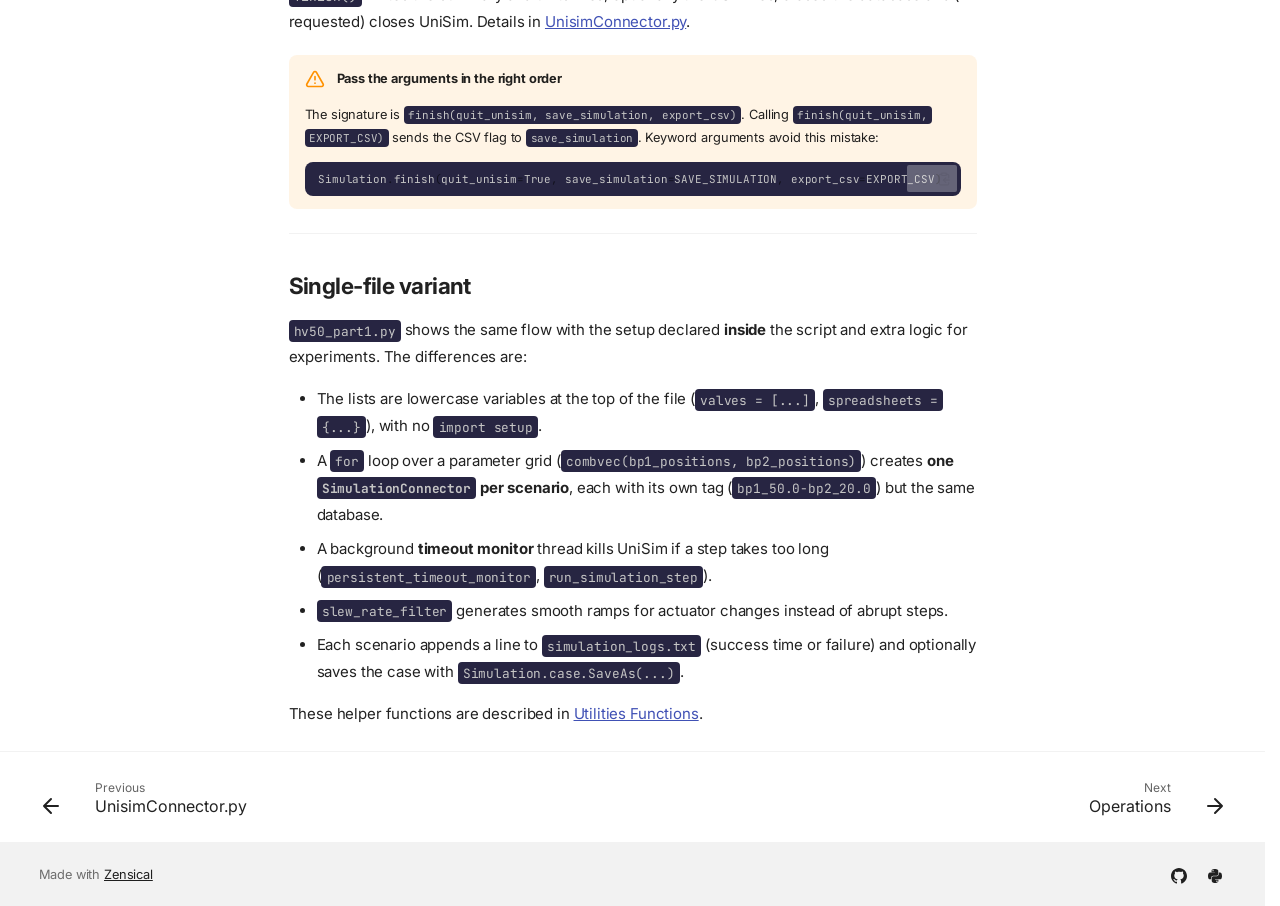
<file: site/files/main/index.html>
<!doctype html>
<html lang="en" class="no-js">
  <head>
    
      <meta charset="utf-8">
      <meta name="viewport" content="width=device-width,initial-scale=1">
      
        <meta name="description" content="Documentation for the 3 file UniSim-Bridge framework, providing an overview of its features, installation instructions, and reference materials for users and developers.">
      
      
        <meta name="author" content="Guilherme Rocha Ribeiro">
      
      
        <link rel="canonical" href="https://guilherme-rocha-ribeiro.github.io/UniSim-Bridge/files/main/">
      
      
      
        <link rel="prev" href="../unisim-connector/">
      
      
        <link rel="next" href="../../reference/operations-reference/">
      
      
        
      
      
      <link rel="icon" href="../../assets/images/favicon.png">
      <meta name="generator" content="zensical-0.0.71">
    
    
      
        <title>main.py - UniSim-Bridge Documentation</title>
      
    
    
      
        
      
      <link rel="stylesheet" href="../../assets/stylesheets/modern/main.e442bf79.min.css">
      
        
          
        
        <link rel="stylesheet" href="../../assets/stylesheets/modern/palette.b60ce83d.min.css">
      
      
  
  
    
      
      
    
  
  
  <style>:root{--md-admonition-icon--note:url('data:image/svg+xml;charset=utf-8,%3Csvg%20xmlns%3D%22http%3A//www.w3.org/2000/svg%22%20viewBox%3D%220%200%2016%2016%22%3E%3Cpath%20d%3D%22M1%207.775V2.75C1%201.784%201.784%201%202.75%201h5.025c.464%200%20.91.184%201.238.513l6.25%206.25a1.75%201.75%200%200%201%200%202.474l-5.026%205.026a1.75%201.75%200%200%201-2.474%200l-6.25-6.25A1.75%201.75%200%200%201%201%207.775m1.5%200c0%20.066.026.13.073.177l6.25%206.25a.25.25%200%200%200%20.354%200l5.025-5.025a.25.25%200%200%200%200-.354l-6.25-6.25a.25.25%200%200%200-.177-.073H2.75a.25.25%200%200%200-.25.25ZM6%205a1%201%200%201%201%200%202%201%201%200%200%201%200-2%22/%3E%3C/svg%3E');}</style>



    
    
      
    
    
      
        
        
        <link rel="preconnect" href="https://fonts.gstatic.com" crossorigin>
        <link rel="stylesheet" href="https://fonts.googleapis.com/css?family=Inter:300,300i,400,400i,500,500i,700,700i%7CJetBrains+Mono:400,400i,700,700i&amp;display=fallback">
        <style>:root{--md-text-font:"Inter";--md-code-font:"JetBrains Mono"}</style>
      
    
    
      <link rel="stylesheet" href="../../stylesheets/extra.css">
    
    <script>__md_scope=new URL("../..",location),__md_scope.pathname.endsWith("/")||(__md_scope=new URL(__md_scope.pathname+"/",location)),__md_hash=e=>[...e].reduce(((e,t)=>(e<<5)-e+t.charCodeAt(0)),0),__md_get=(e,t=localStorage,_=__md_scope)=>JSON.parse(t.getItem(_.pathname+"."+e)),__md_set=(e,t,_=localStorage,a=__md_scope)=>{try{_.setItem(a.pathname+"."+e,JSON.stringify(t))}catch(e){}},document.documentElement.setAttribute("data-platform",navigator.platform)</script>
    
      

    
    
  </head>
  
  
    
    
      
    
    
    
    
    <body dir="ltr" data-md-color-scheme="default" data-md-color-primary="indigo" data-md-color-accent="indigo">
  
    
    <input class="md-toggle" data-md-toggle="drawer" type="checkbox" id="__drawer" autocomplete="off">
    <input class="md-toggle" data-md-toggle="search" type="checkbox" id="__search" autocomplete="off">
    <label class="md-overlay" for="__drawer" aria-hidden="true"></label>
    <div data-md-component="skip">
      <a href="#__skip" class="md-skip">
        Skip to content
      </a>
    </div>
    <div data-md-component="announce">
      
    </div>
    
    
      

  

<header class="md-header md-header--shadow" data-md-component="header">
  <nav class="md-header__inner md-grid" aria-label="Header">
    <a href="../.." title="UniSim-Bridge Documentation" class="md-header__button md-logo" aria-label="UniSim-Bridge Documentation" data-md-component="logo">
      
  
  <svg xmlns="http://www.w3.org/2000/svg" fill="none" stroke="currentColor" stroke-linecap="round" stroke-linejoin="round" stroke-width="2" class="lucide lucide-book-open" viewBox="0 0 24 24"><path d="M12 5v16M20.001 19A2 2 0 0 0 22 17V5a2 2 0 0 0-1.999-2L16 3.002A5 5 0 0 0 12 5a5 5 0 0 0-4-2H4a2 2 0 0 0-2 2v12a2 2 0 0 0 1.999 2H8a5 5 0 0 1 4 2 5 5 0 0 1 4-2z"/></svg>

    </a>
    <label class="md-header__button md-icon" for="__drawer" aria-label="Navigation">
      
      <svg xmlns="http://www.w3.org/2000/svg" fill="none" stroke="currentColor" stroke-linecap="round" stroke-linejoin="round" stroke-width="2" class="lucide lucide-menu" viewBox="0 0 24 24"><path d="M4 5h16M4 12h16M4 19h16"/></svg>
    </label>
    <div class="md-header__title" data-md-component="header-title">
      <div class="md-header__ellipsis">
        <div class="md-header__topic">
          <span class="md-ellipsis">
            UniSim-Bridge Documentation
          </span>
        </div>
        <div class="md-header__topic" data-md-component="header-topic">
          <span class="md-ellipsis">
            
              main.py
            
          </span>
        </div>
      </div>
    </div>
    
      
        <form class="md-header__option" data-md-component="palette">
  
    
    
    
    <input class="md-option" data-md-color-media="slate" data-md-color-scheme="default" data-md-color-primary="indigo" data-md-color-accent="indigo"  aria-label="Switch to light mode"  type="radio" name="__palette" id="__palette_0">
    
      <label class="md-header__button md-icon" title="Switch to light mode" for="__palette_1" hidden>
        <svg xmlns="http://www.w3.org/2000/svg" fill="none" stroke="currentColor" stroke-linecap="round" stroke-linejoin="round" stroke-width="2" class="lucide lucide-sun-moon" viewBox="0 0 24 24"><path d="M12 2v2M14.837 16.385a6 6 0 1 1-7.223-7.222c.624-.147.97.66.715 1.248a4 4 0 0 0 5.26 5.259c.589-.255 1.396.09 1.248.715M16 12a4 4 0 0 0-4-4M19 5l-1.256 1.256M20 12h2"/></svg>
      </label>
    
  
    
    
    
    <input class="md-option" data-md-color-media="(prefers-color-scheme: light)" data-md-color-scheme="default" data-md-color-primary="indigo" data-md-color-accent="indigo"  aria-label="Switch to dark mode"  type="radio" name="__palette" id="__palette_1">
    
      <label class="md-header__button md-icon" title="Switch to dark mode" for="__palette_2" hidden>
        <svg xmlns="http://www.w3.org/2000/svg" fill="none" stroke="currentColor" stroke-linecap="round" stroke-linejoin="round" stroke-width="2" class="lucide lucide-sun" viewBox="0 0 24 24"><circle cx="12" cy="12" r="4"/><path d="M12 2v2M12 20v2M4.93 4.93l1.41 1.41M17.66 17.66l1.41 1.41M2 12h2M20 12h2M6.34 17.66l-1.41 1.41M19.07 4.93l-1.41 1.41"/></svg>
      </label>
    
  
    
    
    
    <input class="md-option" data-md-color-media="(prefers-color-scheme: dark)" data-md-color-scheme="slate" data-md-color-primary="indigo" data-md-color-accent="indigo"  aria-label="Switch to system preference"  type="radio" name="__palette" id="__palette_2">
    
      <label class="md-header__button md-icon" title="Switch to system preference" for="__palette_0" hidden>
        <svg xmlns="http://www.w3.org/2000/svg" fill="none" stroke="currentColor" stroke-linecap="round" stroke-linejoin="round" stroke-width="2" class="lucide lucide-moon" viewBox="0 0 24 24"><path d="M20.985 12.486a9 9 0 1 1-9.473-9.472c.405-.022.617.46.402.803a6 6 0 0 0 8.268 8.268c.344-.215.825-.004.803.401"/></svg>
      </label>
    
  
</form>
      
    
    
      <script>var palette=__md_get("__palette");if(palette&&palette.color){if("(prefers-color-scheme)"===palette.color.media){var media=matchMedia("(prefers-color-scheme: light)"),input=document.querySelector(media.matches?"[data-md-color-media='(prefers-color-scheme: light)']":"[data-md-color-media='(prefers-color-scheme: dark)']");palette.color.media=input.getAttribute("data-md-color-media"),palette.color.scheme=input.getAttribute("data-md-color-scheme"),palette.color.primary=input.getAttribute("data-md-color-primary"),palette.color.accent=input.getAttribute("data-md-color-accent")}for(var[key,value]of Object.entries(palette.color))document.body.setAttribute("data-md-color-"+key,value)}</script>
    
    
    
      
      
        <label class="md-header__button md-icon" for="__search" aria-label="Search">
          
          <svg xmlns="http://www.w3.org/2000/svg" fill="none" stroke="currentColor" stroke-linecap="round" stroke-linejoin="round" stroke-width="2" class="lucide lucide-search" viewBox="0 0 24 24"><path d="m21 21-4.34-4.34"/><circle cx="11" cy="11" r="8"/></svg>
        </label>
        <div class="md-search" data-md-component="search" role="dialog" aria-label="Search">
  <button type="button" class="md-search__button">
    Search
  </button>
</div>
      
    
    <div class="md-header__source">
      
        <a href="https://github.com/Guilherme-Rocha-Ribeiro/UniSim-Bridge" title="Go to repository" class="md-source" data-md-component="source">
  <div class="md-source__icon md-icon">
    
    <svg xmlns="http://www.w3.org/2000/svg" viewBox="0 0 448 512"><!--! Font Awesome Free 7.3.1 by @fontawesome - https://fontawesome.com License - https://fontawesome.com/license/free (Icons: CC BY 4.0, Fonts: SIL OFL 1.1, Code: MIT License) Copyright 2026 Fonticons, Inc.--><path fill="currentColor" d="M439.6 236.1 244 40.5c-5.4-5.5-12.8-8.5-20.4-8.5s-15 3-20.4 8.4L162.5 81l51.5 51.5c27.1-9.1 52.7 16.8 43.4 43.7l49.7 49.7c34.2-11.8 61.2 31 35.5 56.7-26.5 26.5-70.2-2.9-56-37.3L240.3 199v121.9c25.3 12.5 22.3 41.8 9.1 55-6.4 6.4-15.2 10.1-24.3 10.1s-17.8-3.6-24.3-10.1c-17.6-17.6-11.1-46.9 11.2-56v-123c-20.8-8.5-24.6-30.7-18.6-45L142.6 101 8.5 235.1C3 240.6 0 247.9 0 255.5s3 15 8.5 20.4l195.6 195.7c5.4 5.4 12.7 8.4 20.4 8.4s15-3 20.4-8.4l194.7-194.7c5.4-5.4 8.4-12.8 8.4-20.4s-3-15-8.4-20.4"/></svg>
  </div>
  <div class="md-source__repository">
    GitHub
  </div>
</a>
      
    </div>
  </nav>
  
</header>
    
    <div class="md-container" data-md-component="container">
      
      
        
          
        
      
      <main class="md-main" data-md-component="main">
        <div class="md-main__inner md-grid">
          
            
              
              <div class="md-sidebar md-sidebar--primary" data-md-component="sidebar" data-md-type="navigation" >
                <div class="md-sidebar__scrollwrap">
                  <div class="md-sidebar__inner">
                    



<nav class="md-nav md-nav--primary" aria-label="Navigation" data-md-level="0">
  <label class="md-nav__title" for="__drawer">
    <a href="../.." title="UniSim-Bridge Documentation" class="md-nav__button md-logo" aria-label="UniSim-Bridge Documentation" data-md-component="logo">
      
  
  <svg xmlns="http://www.w3.org/2000/svg" fill="none" stroke="currentColor" stroke-linecap="round" stroke-linejoin="round" stroke-width="2" class="lucide lucide-book-open" viewBox="0 0 24 24"><path d="M12 5v16M20.001 19A2 2 0 0 0 22 17V5a2 2 0 0 0-1.999-2L16 3.002A5 5 0 0 0 12 5a5 5 0 0 0-4-2H4a2 2 0 0 0-2 2v12a2 2 0 0 0 1.999 2H8a5 5 0 0 1 4 2 5 5 0 0 1 4-2z"/></svg>

    </a>
    UniSim-Bridge Documentation
  </label>
  
    <div class="md-nav__source">
      <a href="https://github.com/Guilherme-Rocha-Ribeiro/UniSim-Bridge" title="Go to repository" class="md-source" data-md-component="source">
  <div class="md-source__icon md-icon">
    
    <svg xmlns="http://www.w3.org/2000/svg" viewBox="0 0 448 512"><!--! Font Awesome Free 7.3.1 by @fontawesome - https://fontawesome.com License - https://fontawesome.com/license/free (Icons: CC BY 4.0, Fonts: SIL OFL 1.1, Code: MIT License) Copyright 2026 Fonticons, Inc.--><path fill="currentColor" d="M439.6 236.1 244 40.5c-5.4-5.5-12.8-8.5-20.4-8.5s-15 3-20.4 8.4L162.5 81l51.5 51.5c27.1-9.1 52.7 16.8 43.4 43.7l49.7 49.7c34.2-11.8 61.2 31 35.5 56.7-26.5 26.5-70.2-2.9-56-37.3L240.3 199v121.9c25.3 12.5 22.3 41.8 9.1 55-6.4 6.4-15.2 10.1-24.3 10.1s-17.8-3.6-24.3-10.1c-17.6-17.6-11.1-46.9 11.2-56v-123c-20.8-8.5-24.6-30.7-18.6-45L142.6 101 8.5 235.1C3 240.6 0 247.9 0 255.5s3 15 8.5 20.4l195.6 195.7c5.4 5.4 12.7 8.4 20.4 8.4s15-3 20.4-8.4l194.7-194.7c5.4-5.4 8.4-12.8 8.4-20.4s-3-15-8.4-20.4"/></svg>
  </div>
  <div class="md-source__repository">
    GitHub
  </div>
</a>
    </div>
  
  <ul class="md-nav__list" data-md-scrollfix>
    
      
      
  
  
  
  
    <li class="md-nav__item">
      <a href="../.." class="md-nav__link">
        
  
  
  <span class="md-ellipsis">
    
  
  Overview

    
  </span>
  
  

      </a>
    </li>
  

    
      
      
  
  
  
  
    
    
      
        
      
        
      
    
    
    
      
        
        
      
    
    
    <li class="md-nav__item md-nav__item--section md-nav__item--nested">
      
        
        
        <input class="md-nav__toggle md-toggle " type="checkbox" id="__nav_2" >
        
          
          <label class="md-nav__link" for="__nav_2" id="__nav_2_label" tabindex="">
            
  
  
  <span class="md-ellipsis">
    
  
  Getting Started

    
  </span>
  
  

            <span class="md-nav__icon md-icon"></span>
          </label>
        
        
          <nav class="md-nav" data-md-level="1" aria-labelledby="__nav_2_label" aria-expanded="false">
            <label class="md-nav__title" for="__nav_2">
              <span class="md-nav__icon md-icon"></span>
              
  
  Getting Started

            </label>
            <ul class="md-nav__list" data-md-scrollfix>
              
                
                  
  
  
  
  
    <li class="md-nav__item">
      <a href="../../getting-started/installation/" class="md-nav__link">
        
  
  
  <span class="md-ellipsis">
    
  
  Installation

    
  </span>
  
  

      </a>
    </li>
  

                
              
                
                  
  
  
  
  
    <li class="md-nav__item">
      <a href="../../getting-started/first-simulation/" class="md-nav__link">
        
  
  
  <span class="md-ellipsis">
    
  
  First Simulation

    
  </span>
  
  

      </a>
    </li>
  

                
              
            </ul>
          </nav>
        
      
    </li>
  

    
      
      
  
  
    
  
  
  
    
    
      
        
      
        
      
        
      
    
    
    
      
        
        
      
    
    
    <li class="md-nav__item md-nav__item--active md-nav__item--section md-nav__item--nested">
      
        
        
        <input class="md-nav__toggle md-toggle " type="checkbox" id="__nav_3" checked>
        
          
          <label class="md-nav__link" for="__nav_3" id="__nav_3_label" tabindex="">
            
  
  
  <span class="md-ellipsis">
    
  
  Files

    
  </span>
  
  

            <span class="md-nav__icon md-icon"></span>
          </label>
        
        
          <nav class="md-nav" data-md-level="1" aria-labelledby="__nav_3_label" aria-expanded="true">
            <label class="md-nav__title" for="__nav_3">
              <span class="md-nav__icon md-icon"></span>
              
  
  Files

            </label>
            <ul class="md-nav__list" data-md-scrollfix>
              
                
                  
  
  
  
  
    <li class="md-nav__item">
      <a href="../setup/" class="md-nav__link">
        
  
  
  <span class="md-ellipsis">
    
  
  setup.py

    
  </span>
  
  

      </a>
    </li>
  

                
              
                
                  
  
  
  
  
    <li class="md-nav__item">
      <a href="../unisim-connector/" class="md-nav__link">
        
  
  
  <span class="md-ellipsis">
    
  
  UnisimConnector.py

    
  </span>
  
  

      </a>
    </li>
  

                
              
                
                  
  
  
    
  
  
  
    <li class="md-nav__item md-nav__item--active">
      
      
      
      
        
      
      
        <label class="md-nav__link md-nav__link--active" for="__toc">
          
  
  
  <span class="md-ellipsis">
    
  
  main.py

    
  </span>
  
  

          <span class="md-nav__icon md-icon"></span>
        </label>
      
      <a href="././" class="md-nav__link md-nav__link--active">
        
  
  
  <span class="md-ellipsis">
    
  
  main.py

    
  </span>
  
  

      </a>
      
        


<nav class="md-nav md-nav--secondary" aria-label="On this page">
  
  
  
    
  
  
    <label class="md-nav__title" for="__toc">
      <span class="md-nav__icon md-icon"></span>
      On this page
    </label>
    <ul class="md-nav__list" data-md-component="toc" data-md-scrollfix>
      
        <li class="md-nav__item">
  <a href="#execution-flow" class="md-nav__link">
    <span class="md-ellipsis">
      <span class="md-typeset">
        Execution flow
      </span>
    </span>
  </a>
  
</li>
      
        <li class="md-nav__item">
  <a href="#1-imports-and-path" class="md-nav__link">
    <span class="md-ellipsis">
      <span class="md-typeset">
        1. Imports and path
      </span>
    </span>
  </a>
  
</li>
      
        <li class="md-nav__item">
  <a href="#2-run-configuration" class="md-nav__link">
    <span class="md-ellipsis">
      <span class="md-typeset">
        2. Run configuration
      </span>
    </span>
  </a>
  
</li>
      
        <li class="md-nav__item">
  <a href="#3-opening-the-case-and-declaring-what-to-record" class="md-nav__link">
    <span class="md-ellipsis">
      <span class="md-typeset">
        3. Opening the case and declaring what to record
      </span>
    </span>
  </a>
  
</li>
      
        <li class="md-nav__item">
  <a href="#4-adding-properties-that-are-not-recorded-by-default" class="md-nav__link">
    <span class="md-ellipsis">
      <span class="md-typeset">
        4. Adding properties that are not recorded by default
      </span>
    </span>
  </a>
  
</li>
      
        <li class="md-nav__item">
  <a href="#5-building-the-objects" class="md-nav__link">
    <span class="md-ellipsis">
      <span class="md-typeset">
        5. Building the objects
      </span>
    </span>
  </a>
  
</li>
      
        <li class="md-nav__item">
  <a href="#6-simulation-loop" class="md-nav__link">
    <span class="md-ellipsis">
      <span class="md-typeset">
        6. Simulation loop
      </span>
    </span>
  </a>
  
    <nav class="md-nav" aria-label="6. Simulation loop">
      <ul class="md-nav__list">
        
          <li class="md-nav__item">
  <a href="#applying-disturbances" class="md-nav__link">
    <span class="md-ellipsis">
      <span class="md-typeset">
        Applying disturbances
      </span>
    </span>
  </a>
  
</li>
        
          <li class="md-nav__item">
  <a href="#error-handling" class="md-nav__link">
    <span class="md-ellipsis">
      <span class="md-typeset">
        Error handling
      </span>
    </span>
  </a>
  
</li>
        
      </ul>
    </nav>
  
</li>
      
        <li class="md-nav__item">
  <a href="#7-finishing" class="md-nav__link">
    <span class="md-ellipsis">
      <span class="md-typeset">
        7. Finishing
      </span>
    </span>
  </a>
  
</li>
      
        <li class="md-nav__item">
  <a href="#single-file-variant" class="md-nav__link">
    <span class="md-ellipsis">
      <span class="md-typeset">
        Single-file variant
      </span>
    </span>
  </a>
  
</li>
      
    </ul>
  
</nav>
      
    </li>
  

                
              
            </ul>
          </nav>
        
      
    </li>
  

    
      
      
  
  
  
  
    
    
      
        
      
        
      
        
      
        
      
    
    
    
      
        
        
      
    
    
    <li class="md-nav__item md-nav__item--section md-nav__item--nested">
      
        
        
        <input class="md-nav__toggle md-toggle " type="checkbox" id="__nav_4" >
        
          
          <label class="md-nav__link" for="__nav_4" id="__nav_4_label" tabindex="">
            
  
  
  <span class="md-ellipsis">
    
  
  Reference

    
  </span>
  
  

            <span class="md-nav__icon md-icon"></span>
          </label>
        
        
          <nav class="md-nav" data-md-level="1" aria-labelledby="__nav_4_label" aria-expanded="false">
            <label class="md-nav__title" for="__nav_4">
              <span class="md-nav__icon md-icon"></span>
              
  
  Reference

            </label>
            <ul class="md-nav__list" data-md-scrollfix>
              
                
                  
  
  
  
  
    <li class="md-nav__item">
      <a href="../../reference/operations-reference/" class="md-nav__link">
        
  
  
  <span class="md-ellipsis">
    
  
  Operations

    
  </span>
  
  

      </a>
    </li>
  

                
              
                
                  
  
  
  
  
    <li class="md-nav__item">
      <a href="../../reference/com-navigation/" class="md-nav__link">
        
  
  
  <span class="md-ellipsis">
    
  
  COM Navigation

    
  </span>
  
  

      </a>
    </li>
  

                
              
                
                  
  
  
  
  
    <li class="md-nav__item">
      <a href="../../reference/properties-reference/" class="md-nav__link">
        
  
  
  <span class="md-ellipsis">
    
  
  Object Properties

    
  </span>
  
  

      </a>
    </li>
  

                
              
                
                  
  
  
  
  
    <li class="md-nav__item">
      <a href="../../reference/utilities-functions/" class="md-nav__link">
        
  
  
  <span class="md-ellipsis">
    
  
  Utilities Functions

    
  </span>
  
  

      </a>
    </li>
  

                
              
            </ul>
          </nav>
        
      
    </li>
  

    
  </ul>
</nav>
                  </div>
                </div>
              </div>
            
            
              
              <div class="md-sidebar md-sidebar--secondary" data-md-component="sidebar" data-md-type="toc" >
                <div class="md-sidebar__scrollwrap">
                  
                    
                    
                    
                      
                    
                    
                      <input class="md-nav__toggle md-toggle" type="checkbox" id="__toc">
                      <div class="md-sidebar-button__wrapper">
                        <label class="md-sidebar-button" for="__toc"></label>
                      </div>
                    
                  
                  <div class="md-sidebar__inner">
                    


<nav class="md-nav md-nav--secondary" aria-label="On this page">
  
  
  
    
  
  
    <label class="md-nav__title" for="__toc">
      <span class="md-nav__icon md-icon"></span>
      On this page
    </label>
    <ul class="md-nav__list" data-md-component="toc" data-md-scrollfix>
      
        <li class="md-nav__item">
  <a href="#execution-flow" class="md-nav__link">
    <span class="md-ellipsis">
      <span class="md-typeset">
        Execution flow
      </span>
    </span>
  </a>
  
</li>
      
        <li class="md-nav__item">
  <a href="#1-imports-and-path" class="md-nav__link">
    <span class="md-ellipsis">
      <span class="md-typeset">
        1. Imports and path
      </span>
    </span>
  </a>
  
</li>
      
        <li class="md-nav__item">
  <a href="#2-run-configuration" class="md-nav__link">
    <span class="md-ellipsis">
      <span class="md-typeset">
        2. Run configuration
      </span>
    </span>
  </a>
  
</li>
      
        <li class="md-nav__item">
  <a href="#3-opening-the-case-and-declaring-what-to-record" class="md-nav__link">
    <span class="md-ellipsis">
      <span class="md-typeset">
        3. Opening the case and declaring what to record
      </span>
    </span>
  </a>
  
</li>
      
        <li class="md-nav__item">
  <a href="#4-adding-properties-that-are-not-recorded-by-default" class="md-nav__link">
    <span class="md-ellipsis">
      <span class="md-typeset">
        4. Adding properties that are not recorded by default
      </span>
    </span>
  </a>
  
</li>
      
        <li class="md-nav__item">
  <a href="#5-building-the-objects" class="md-nav__link">
    <span class="md-ellipsis">
      <span class="md-typeset">
        5. Building the objects
      </span>
    </span>
  </a>
  
</li>
      
        <li class="md-nav__item">
  <a href="#6-simulation-loop" class="md-nav__link">
    <span class="md-ellipsis">
      <span class="md-typeset">
        6. Simulation loop
      </span>
    </span>
  </a>
  
    <nav class="md-nav" aria-label="6. Simulation loop">
      <ul class="md-nav__list">
        
          <li class="md-nav__item">
  <a href="#applying-disturbances" class="md-nav__link">
    <span class="md-ellipsis">
      <span class="md-typeset">
        Applying disturbances
      </span>
    </span>
  </a>
  
</li>
        
          <li class="md-nav__item">
  <a href="#error-handling" class="md-nav__link">
    <span class="md-ellipsis">
      <span class="md-typeset">
        Error handling
      </span>
    </span>
  </a>
  
</li>
        
      </ul>
    </nav>
  
</li>
      
        <li class="md-nav__item">
  <a href="#7-finishing" class="md-nav__link">
    <span class="md-ellipsis">
      <span class="md-typeset">
        7. Finishing
      </span>
    </span>
  </a>
  
</li>
      
        <li class="md-nav__item">
  <a href="#single-file-variant" class="md-nav__link">
    <span class="md-ellipsis">
      <span class="md-typeset">
        Single-file variant
      </span>
    </span>
  </a>
  
</li>
      
    </ul>
  
</nav>
                  </div>
                </div>
              </div>
            
          
          
            <div class="md-content" data-md-component="content">
              
                



  


  <nav class="md-path" aria-label="Navigation" >
    <ol class="md-path__list">
      
        
  
  
    <li class="md-path__item">
      <a href="../.." class="md-path__link">
        
  
  <span class="md-ellipsis">
    Overview
  </span>

      </a>
    </li>
  

      
      
        
  
  
    
    
      
        
      
        
      
        
      
    
    
    
    
      <li class="md-path__item">
        <a href="../setup/" class="md-path__link">
          
  
  <span class="md-ellipsis">
    Files
  </span>

        </a>
      </li>
    
  

      
    </ol>
  </nav>

              
              <article class="md-content__inner md-typeset">
                <a id="__skip" tabindex="-1"></a>
                
                  

  
  


<h1 id="mainpy">Main.py<a class="headerlink" href="#mainpy" title="Permanent link">&para;</a></h1>
<p><code>main.py</code> is the <strong>entry point</strong>. It holds the logic of one simulation run: open the case, choose what to record, advance the solver step by step, apply changes defined on the script, during the run, and finishing the simulation.</p>
<p>Run it from the project folder:</p>
<div class="language-bash highlight"><pre><span></span><code><span id="__span-0-1"><a id="__codelineno-0-1" name="__codelineno-0-1" href="#__codelineno-0-1"></a>python<span class="w"> </span>main.py
</span></code></pre></div>
<hr />
<h2 id="execution-flow">Execution flow<a class="headerlink" href="#execution-flow" title="Permanent link">&para;</a></h2>
<p><code>main()</code> has six stages, always in this order:</p>
<table>
<thead>
<tr>
<th>#</th>
<th>Stage</th>
<th>Call</th>
</tr>
</thead>
<tbody>
<tr>
<td>1</td>
<td>Configure the run</td>
<td>constants at the top of <code>main()</code></td>
</tr>
<tr>
<td>2</td>
<td>Open the case</td>
<td><code>SimulationConnector(...)</code></td>
</tr>
<tr>
<td>3</td>
<td>Declare what to record</td>
<td><code>Simulation.easy_setup(...)</code></td>
</tr>
<tr>
<td>4</td>
<td><em>(optional)</em> Add properties</td>
<td><code>Simulation.&lt;group&gt;.properties = {...}</code></td>
</tr>
<tr>
<td>5</td>
<td>Validate names and create tables</td>
<td><code>Simulation.build_objects(SUBFLOWSHEETS)</code></td>
</tr>
<tr>
<td>6</td>
<td>Run and close</td>
<td><code>Simulation.update(...)</code> in a loop, then <code>Simulation.finish(...)</code></td>
</tr>
</tbody>
</table>
<div class="admonition warning">
<p class="admonition-title">Order matters</p>
<p>Properties added in stage 4 must be set <strong>before</strong> <code>build_objects()</code>. That call builds the property cache and creates the database tables, so a property added afterwards is not recorded.</p>
</div>
<hr />
<h2 id="1-imports-and-path">1. Imports and path<a class="headerlink" href="#1-imports-and-path" title="Permanent link">&para;</a></h2>
<div class="language-python highlight"><span class="filename">main.py</span><pre><span></span><code><span id="__span-1-1"><a id="__codelineno-1-1" name="__codelineno-1-1" href="#__codelineno-1-1"></a><span class="n">script_dir</span> <span class="o">=</span> <span class="n">os</span><span class="o">.</span><span class="n">path</span><span class="o">.</span><span class="n">dirname</span><span class="p">(</span><span class="n">os</span><span class="o">.</span><span class="n">path</span><span class="o">.</span><span class="n">abspath</span><span class="p">(</span><span class="vm">__file__</span><span class="p">))</span>
</span><span id="__span-1-2"><a id="__codelineno-1-2" name="__codelineno-1-2" href="#__codelineno-1-2"></a><span class="n">parent_dir</span> <span class="o">=</span> <span class="n">os</span><span class="o">.</span><span class="n">path</span><span class="o">.</span><span class="n">dirname</span><span class="p">(</span><span class="n">script_dir</span><span class="p">)</span>
</span><span id="__span-1-3"><a id="__codelineno-1-3" name="__codelineno-1-3" href="#__codelineno-1-3"></a><span class="n">sys</span><span class="o">.</span><span class="n">path</span><span class="o">.</span><span class="n">append</span><span class="p">(</span><span class="n">parent_dir</span><span class="p">)</span>
</span><span id="__span-1-4"><a id="__codelineno-1-4" name="__codelineno-1-4" href="#__codelineno-1-4"></a>
</span><span id="__span-1-5"><a id="__codelineno-1-5" name="__codelineno-1-5" href="#__codelineno-1-5"></a><span class="kn">from</span><span class="w"> </span><span class="nn">UnisimConnector</span><span class="w"> </span><span class="kn">import</span> <span class="n">SimulationConnector</span>
</span><span id="__span-1-6"><a id="__codelineno-1-6" name="__codelineno-1-6" href="#__codelineno-1-6"></a><span class="kn">import</span><span class="w"> </span><span class="nn">setup_subsep</span>
</span></code></pre></div>
<p>The three <code>sys.path</code> lines let Python find <code>UnisimConnector.py</code> when it sits <strong>one folder above</strong> the script. If <code>UnisimConnector.py</code> is in the same folder as <code>main.py</code>, they are not needed.</p>
<p><code>script_dir</code> is also used to build output paths, so results are saved next to the script regardless of where you launch Python from.</p>
<hr />
<h2 id="2-run-configuration">2. Run configuration<a class="headerlink" href="#2-run-configuration" title="Permanent link">&para;</a></h2>
<div class="language-python highlight"><span class="filename">main.py</span><pre><span></span><code><span id="__span-2-1"><a id="__codelineno-2-1" name="__codelineno-2-1" href="#__codelineno-2-1"></a><span class="c1">## SIMULATION CONFIG ##</span>
</span><span id="__span-2-2"><a id="__codelineno-2-2" name="__codelineno-2-2" href="#__codelineno-2-2"></a><span class="n">OUTPUT_FOLDER</span> <span class="o">=</span> <span class="n">os</span><span class="o">.</span><span class="n">path</span><span class="o">.</span><span class="n">join</span><span class="p">(</span><span class="n">script_dir</span><span class="p">,</span> <span class="s1">'folder_name'</span><span class="p">)</span> 
</span><span id="__span-2-3"><a id="__codelineno-2-3" name="__codelineno-2-3" href="#__codelineno-2-3"></a><span class="n">DB_NAME</span> <span class="o">=</span> <span class="n">os</span><span class="o">.</span><span class="n">path</span><span class="o">.</span><span class="n">join</span><span class="p">(</span><span class="n">script_dir</span><span class="p">,</span> <span class="s1">'database_name.db'</span><span class="p">)</span>
</span><span id="__span-2-4"><a id="__codelineno-2-4" name="__codelineno-2-4" href="#__codelineno-2-4"></a><span class="c1"># Good Practice is to explain the condition of the simulation on the tag</span>
</span><span id="__span-2-5"><a id="__codelineno-2-5" name="__codelineno-2-5" href="#__codelineno-2-5"></a><span class="n">SIMULATION_TAG</span> <span class="o">=</span> <span class="s1">'opening_valve_condition_130bar70c'</span>  
</span><span id="__span-2-6"><a id="__codelineno-2-6" name="__codelineno-2-6" href="#__codelineno-2-6"></a>
</span><span id="__span-2-7"><a id="__codelineno-2-7" name="__codelineno-2-7" href="#__codelineno-2-7"></a>    <span class="c1"># Simulation control</span>
</span><span id="__span-2-8"><a id="__codelineno-2-8" name="__codelineno-2-8" href="#__codelineno-2-8"></a><span class="n">CONTINUE_SIMULATION</span> <span class="o">=</span> <span class="kc">False</span>    <span class="c1"># Resume from last saved state if True  </span>
</span><span id="__span-2-9"><a id="__codelineno-2-9" name="__codelineno-2-9" href="#__codelineno-2-9"></a><span class="n">SAVE_SIMULATION</span> <span class="o">=</span> <span class="kc">False</span>        <span class="c1"># Save last simulation state to .usc file when finished </span>
</span><span id="__span-2-10"><a id="__codelineno-2-10" name="__codelineno-2-10" href="#__codelineno-2-10"></a><span class="n">SHOW_INTERFACE</span> <span class="o">=</span> <span class="kc">True</span>          <span class="c1"># Display UniSim GUI during execution</span>
</span><span id="__span-2-11"><a id="__codelineno-2-11" name="__codelineno-2-11" href="#__codelineno-2-11"></a><span class="n">EXPORT_CSV</span> <span class="o">=</span> <span class="kc">False</span>             <span class="c1"># Export the data to csv file</span>
</span></code></pre></div>
<table>
<thead>
<tr>
<th>Constant</th>
<th>Effect</th>
</tr>
</thead>
<tbody>
<tr>
<td><code>OUTPUT_FOLDER</code></td>
<td>Folder for <code>_simulation_summary.txt</code>, <code>_simulation_properties.txt</code> and CSV files. Created if it does not exist.</td>
</tr>
<tr>
<td><code>DB_NAME</code></td>
<td>SQLite file. Several runs can share it, since rows are separated by tag.</td>
</tr>
<tr>
<td><code>SIMULATION_TAG</code></td>
<td>Label stored in every row (<code>simulation_tag</code> column). <strong>Use a different tag per run</strong> that shares the same database.</td>
</tr>
<tr>
<td><code>CONTINUE_SIMULATION</code></td>
<td><code>False</code> resets the solver integrator to its initial state. <code>True</code> continues from the state saved in the <code>.usc</code>.</td>
</tr>
<tr>
<td><code>SAVE_SIMULATION</code></td>
<td><code>True</code> saves the case back to the <code>.usc</code> when the run finishes.</td>
</tr>
<tr>
<td><code>SHOW_INTERFACE</code></td>
<td><code>True</code> shows the UniSim window. <code>False</code> runs hidden, which is useful for long batches.</td>
</tr>
<tr>
<td><code>EXPORT_CSV</code></td>
<td><code>True</code> exports the recorded tables to CSV files when finishing.</td>
</tr>
</tbody>
</table>
<h2 id="3-opening-the-case-and-declaring-what-to-record">3. Opening the case and declaring what to record<a class="headerlink" href="#3-opening-the-case-and-declaring-what-to-record" title="Permanent link">&para;</a></h2>
<div class="language-python highlight"><span class="filename">main.py</span><pre><span></span><code><span id="__span-3-1"><a id="__codelineno-3-1" name="__codelineno-3-1" href="#__codelineno-3-1"></a><span class="kn">import</span><span class="w"> </span><span class="nn">os</span><span class="o">,</span><span class="w"> </span><span class="nn">sys</span><span class="o">,</span><span class="w"> </span><span class="nn">traceback</span>
</span><span id="__span-3-2"><a id="__codelineno-3-2" name="__codelineno-3-2" href="#__codelineno-3-2"></a><span class="kn">from</span><span class="w"> </span><span class="nn">UnisimConnector</span><span class="w"> </span><span class="kn">import</span> <span class="n">SimulationConnector</span>
</span><span id="__span-3-3"><a id="__codelineno-3-3" name="__codelineno-3-3" href="#__codelineno-3-3"></a><span class="kn">import</span><span class="w"> </span><span class="nn">setup_subsep</span>
</span><span id="__span-3-4"><a id="__codelineno-3-4" name="__codelineno-3-4" href="#__codelineno-3-4"></a>
</span><span id="__span-3-5"><a id="__codelineno-3-5" name="__codelineno-3-5" href="#__codelineno-3-5"></a><span class="n">script_dir</span> <span class="o">=</span> <span class="n">os</span><span class="o">.</span><span class="n">path</span><span class="o">.</span><span class="n">dirname</span><span class="p">(</span><span class="n">os</span><span class="o">.</span><span class="n">path</span><span class="o">.</span><span class="n">abspath</span><span class="p">(</span><span class="vm">__file__</span><span class="p">))</span>
</span><span id="__span-3-6"><a id="__codelineno-3-6" name="__codelineno-3-6" href="#__codelineno-3-6"></a><span class="n">parent_dir</span> <span class="o">=</span> <span class="n">os</span><span class="o">.</span><span class="n">path</span><span class="o">.</span><span class="n">dirname</span><span class="p">(</span><span class="n">script_dir</span><span class="p">)</span>
</span><span id="__span-3-7"><a id="__codelineno-3-7" name="__codelineno-3-7" href="#__codelineno-3-7"></a><span class="n">sys</span><span class="o">.</span><span class="n">path</span><span class="o">.</span><span class="n">append</span><span class="p">(</span><span class="n">parent_dir</span><span class="p">)</span>
</span><span id="__span-3-8"><a id="__codelineno-3-8" name="__codelineno-3-8" href="#__codelineno-3-8"></a>
</span><span id="__span-3-9"><a id="__codelineno-3-9" name="__codelineno-3-9" href="#__codelineno-3-9"></a>
</span><span id="__span-3-10"><a id="__codelineno-3-10" name="__codelineno-3-10" href="#__codelineno-3-10"></a><span class="n">Simulation</span> <span class="o">=</span> <span class="n">SimulationConnector</span><span class="p">(</span><span class="n">path_unisim</span><span class="p">,</span> <span class="n">OUTPUT_FOLDER</span><span class="p">,</span> <span class="n">SIMULATION_TAG</span><span class="p">,</span>
</span><span id="__span-3-11"><a id="__codelineno-3-11" name="__codelineno-3-11" href="#__codelineno-3-11"></a>                                 <span class="n">DB_NAME</span><span class="p">,</span> <span class="n">CONTINUE_SIMULATION</span><span class="p">,</span> <span class="n">SHOW_INTERFACE</span><span class="p">)</span>
</span><span id="__span-3-12"><a id="__codelineno-3-12" name="__codelineno-3-12" href="#__codelineno-3-12"></a>
</span><span id="__span-3-13"><a id="__codelineno-3-13" name="__codelineno-3-13" href="#__codelineno-3-13"></a><span class="n">Simulation</span><span class="o">.</span><span class="n">easy_setup</span><span class="p">(</span>
</span><span id="__span-3-14"><a id="__codelineno-3-14" name="__codelineno-3-14" href="#__codelineno-3-14"></a>    <span class="n">pumps</span><span class="o">=</span><span class="n">setup_subsep</span><span class="o">.</span><span class="n">PUMPS</span><span class="p">,</span> <span class="n">valves</span><span class="o">=</span><span class="n">setup_subsep</span><span class="o">.</span><span class="n">VALVES</span><span class="p">,</span> <span class="n">flashtanks</span><span class="o">=</span><span class="n">setup_subsep</span><span class="o">.</span><span class="n">FLASHTANKS</span><span class="p">,</span>
</span><span id="__span-3-15"><a id="__codelineno-3-15" name="__codelineno-3-15" href="#__codelineno-3-15"></a>    <span class="n">compressors</span><span class="o">=</span><span class="n">setup_subsep</span><span class="o">.</span><span class="n">COMPRESSORS</span><span class="p">,</span> <span class="n">controllers</span><span class="o">=</span><span class="n">setup_subsep</span><span class="o">.</span><span class="n">CONTROLLERS</span><span class="p">,</span>
</span><span id="__span-3-16"><a id="__codelineno-3-16" name="__codelineno-3-16" href="#__codelineno-3-16"></a>    <span class="n">heat_exchangers</span><span class="o">=</span><span class="n">setup_subsep</span><span class="o">.</span><span class="n">HEAT_EXCHANGERS</span><span class="p">,</span>
</span><span id="__span-3-17"><a id="__codelineno-3-17" name="__codelineno-3-17" href="#__codelineno-3-17"></a>    <span class="n">material_streams</span><span class="o">=</span><span class="n">setup_subsep</span><span class="o">.</span><span class="n">MATERIAL_STREAMS</span><span class="p">,</span>
</span><span id="__span-3-18"><a id="__codelineno-3-18" name="__codelineno-3-18" href="#__codelineno-3-18"></a>    <span class="n">material_streams_phase</span><span class="o">=</span><span class="n">setup_subsep</span><span class="o">.</span><span class="n">MATERIAL_STREAMS_PHASE</span><span class="p">,</span>
</span><span id="__span-3-19"><a id="__codelineno-3-19" name="__codelineno-3-19" href="#__codelineno-3-19"></a>    <span class="n">heaters</span><span class="o">=</span><span class="n">setup_subsep</span><span class="o">.</span><span class="n">HEATERS</span><span class="p">,</span> <span class="n">coolers</span><span class="o">=</span><span class="n">setup_subsep</span><span class="o">.</span><span class="n">COOLERS</span><span class="p">,</span> <span class="n">pipes</span><span class="o">=</span><span class="n">setup_subsep</span><span class="o">.</span><span class="n">PIPES</span><span class="p">,</span>
</span><span id="__span-3-20"><a id="__codelineno-3-20" name="__codelineno-3-20" href="#__codelineno-3-20"></a>    <span class="n">spreadsheets</span><span class="o">=</span><span class="n">setup_subsep</span><span class="o">.</span><span class="n">SPREADSHEETS</span><span class="p">,</span>
</span><span id="__span-3-21"><a id="__codelineno-3-21" name="__codelineno-3-21" href="#__codelineno-3-21"></a><span class="p">)</span>
</span></code></pre></div>
<p>Creating the <code>SimulationConnector</code> launches UniSim (or attaches to it), opens the <code>.usc</code>, and connects to the database. <code>easy_setup()</code> only <strong>stores the names</strong>. Nothing is read from UniSim until <code>build_objects()</code>.</p>
<p>All twelve arguments are required. See <a href="../setup/#expected-variables-in-the-file">setup.py</a>.</p>
<hr />
<h2 id="4-adding-properties-that-are-not-recorded-by-default">4. Adding properties that are not recorded by default<a class="headerlink" href="#4-adding-properties-that-are-not-recorded-by-default" title="Permanent link">&para;</a></h2>
<p>Each group has a default property list (for example, valves record <code>ActuatorPosition</code>, <code>PressureDrop</code>, <code>MassFlow</code>...). To record more, assign a dictionary of <code>{property: unit}</code>. Assigning <strong>merges</strong> with the defaults and does not replace them.</p>
<div class="language-python highlight"><span class="filename">main.py</span><pre><span></span><code><span id="__span-4-1"><a id="__codelineno-4-1" name="__codelineno-4-1" href="#__codelineno-4-1"></a><span class="n">Simulation</span><span class="o">.</span><span class="n">controllers</span><span class="o">.</span><span class="n">properties</span> <span class="o">=</span> <span class="p">{</span><span class="s1">'Td'</span><span class="p">:</span> <span class="s1">'seconds'</span><span class="p">,</span> <span class="s1">'Ti'</span><span class="p">:</span> <span class="s1">'seconds'</span><span class="p">,</span> <span class="s1">'Gain'</span><span class="p">:</span> <span class="s1">''</span><span class="p">}</span>
</span><span id="__span-4-2"><a id="__codelineno-4-2" name="__codelineno-4-2" href="#__codelineno-4-2"></a>
</span><span id="__span-4-3"><a id="__codelineno-4-3" name="__codelineno-4-3" href="#__codelineno-4-3"></a><span class="n">Simulation</span><span class="o">.</span><span class="n">heat_exchangers</span><span class="o">.</span><span class="n">properties</span> <span class="o">=</span> <span class="p">{</span>
</span><span id="__span-4-4"><a id="__codelineno-4-4" name="__codelineno-4-4" href="#__codelineno-4-4"></a>    <span class="s1">'Lmtd'</span><span class="p">:</span> <span class="s1">'C'</span><span class="p">,</span>
</span><span id="__span-4-5"><a id="__codelineno-4-5" name="__codelineno-4-5" href="#__codelineno-4-5"></a>    <span class="s1">'ShellHeatTransferCoef'</span><span class="p">:</span> <span class="s1">'kJ/h-m2-C'</span><span class="p">,</span> <span class="s1">'TubeHeatTransferCoef'</span><span class="p">:</span> <span class="s1">'kJ/h-m2-C'</span><span class="p">,</span>
</span><span id="__span-4-6"><a id="__codelineno-4-6" name="__codelineno-4-6" href="#__codelineno-4-6"></a>    <span class="s1">'TubeSidePressureDrop'</span><span class="p">:</span> <span class="s1">'bar'</span><span class="p">,</span> <span class="s1">'ShellSidePressureDrop'</span><span class="p">:</span> <span class="s1">'bar'</span><span class="p">,</span>
</span><span id="__span-4-7"><a id="__codelineno-4-7" name="__codelineno-4-7" href="#__codelineno-4-7"></a>    <span class="s1">'UA'</span><span class="p">:</span> <span class="s1">'kJ/C-h'</span><span class="p">,</span>
</span><span id="__span-4-8"><a id="__codelineno-4-8" name="__codelineno-4-8" href="#__codelineno-4-8"></a><span class="p">}</span>
</span><span id="__span-4-9"><a id="__codelineno-4-9" name="__codelineno-4-9" href="#__codelineno-4-9"></a>
</span><span id="__span-4-10"><a id="__codelineno-4-10" name="__codelineno-4-10" href="#__codelineno-4-10"></a><span class="n">Simulation</span><span class="o">.</span><span class="n">pipes</span><span class="o">.</span><span class="n">properties</span> <span class="o">=</span> <span class="p">{</span>
</span><span id="__span-4-11"><a id="__codelineno-4-11" name="__codelineno-4-11" href="#__codelineno-4-11"></a>    <span class="s1">'SegmentLength'</span><span class="p">:</span> <span class="s1">'m'</span><span class="p">,</span> <span class="s1">'SegmentElevationChange'</span><span class="p">:</span> <span class="s1">'m'</span><span class="p">,</span>
</span><span id="__span-4-12"><a id="__codelineno-4-12" name="__codelineno-4-12" href="#__codelineno-4-12"></a>    <span class="s1">'SegmentOuterDiam'</span><span class="p">:</span> <span class="s1">'mm'</span><span class="p">,</span> <span class="s1">'SegmentInnerDiam'</span><span class="p">:</span> <span class="s1">'mm'</span><span class="p">,</span>
</span><span id="__span-4-13"><a id="__codelineno-4-13" name="__codelineno-4-13" href="#__codelineno-4-13"></a><span class="p">}</span>
</span></code></pre></div>
<ul>
<li>Use <code>''</code> as the unit for dimensionless properties.</li>
<li>The new property becomes a new column in the table. If the table already exists in an older database, the column is added automatically (<code>ALTER TABLE</code>).</li>
<li><a href="../unisim-connector/#materialstreams">Material streams</a> have three separate dictionaries: <code>properties</code>, <code>phase_properties</code> and <code>components_properties</code>.</li>
</ul>
<p>The default values and the available groups are listed in <a href="../../reference/operations-reference/">Operations</a> and <a href="../../reference/properties-reference/">Object Properties</a>.</p>
<hr />
<h2 id="5-building-the-objects">5. Building the objects<a class="headerlink" href="#5-building-the-objects" title="Permanent link">&para;</a></h2>
<div class="language-python highlight"><span class="filename">main.py</span><pre><span></span><code><span id="__span-5-1"><a id="__codelineno-5-1" name="__codelineno-5-1" href="#__codelineno-5-1"></a><span class="k">try</span><span class="p">:</span>
</span><span id="__span-5-2"><a id="__codelineno-5-2" name="__codelineno-5-2" href="#__codelineno-5-2"></a>    <span class="n">Simulation</span><span class="o">.</span><span class="n">build_objects</span><span class="p">(</span><span class="n">SUBFLOWSHEETS</span><span class="p">)</span>
</span><span id="__span-5-3"><a id="__codelineno-5-3" name="__codelineno-5-3" href="#__codelineno-5-3"></a><span class="k">except</span> <span class="ne">Exception</span> <span class="k">as</span> <span class="n">e</span><span class="p">:</span>
</span><span id="__span-5-4"><a id="__codelineno-5-4" name="__codelineno-5-4" href="#__codelineno-5-4"></a>    <span class="nb">print</span><span class="p">(</span><span class="sa">f</span><span class="s2">"Initialization failed: </span><span class="si">{</span><span class="nb">str</span><span class="p">(</span><span class="n">e</span><span class="p">)</span><span class="si">}</span><span class="s2">"</span><span class="p">)</span>
</span><span id="__span-5-5"><a id="__codelineno-5-5" name="__codelineno-5-5" href="#__codelineno-5-5"></a>    <span class="n">traceback</span><span class="o">.</span><span class="n">print_exc</span><span class="p">()</span>
</span><span id="__span-5-6"><a id="__codelineno-5-6" name="__codelineno-5-6" href="#__codelineno-5-6"></a>    <span class="k">return</span>
</span></code></pre></div>
<p>This step checks each configured name against the case, creates the tables and <strong>records the initial state (t = 0)</strong>. Names that cannot be found are removed with a printed message (see <a href="../setup/#troubleshooting">troubleshooting</a>).</p>
<div class="admonition tip">
<p class="admonition-title">Debugging breakpoint</p>
<p>The script has a <code>pass</code> line right after the parameters. Put a breakpoint there to inspect <code>Simulation.material_streams.names</code>, <code>Simulation.valves.objects</code> and so on before the loop starts.</p>
</div>
<hr />
<h2 id="6-simulation-loop">6. Simulation loop<a class="headerlink" href="#6-simulation-loop" title="Permanent link">&para;</a></h2>
<div class="language-python highlight"><span class="filename">main.py</span><pre><span></span><code><span id="__span-6-1"><a id="__codelineno-6-1" name="__codelineno-6-1" href="#__codelineno-6-1"></a><span class="n">TIME_STEP_SIZE</span> <span class="o">=</span> <span class="mf">0.033</span>
</span><span id="__span-6-2"><a id="__codelineno-6-2" name="__codelineno-6-2" href="#__codelineno-6-2"></a><span class="n">TIME_STEP_UNIT</span> <span class="o">=</span> <span class="s1">'minutes'</span>
</span><span id="__span-6-3"><a id="__codelineno-6-3" name="__codelineno-6-3" href="#__codelineno-6-3"></a><span class="n">N_SIM_STEPS</span> <span class="o">=</span> <span class="mi">2000</span>
</span><span id="__span-6-4"><a id="__codelineno-6-4" name="__codelineno-6-4" href="#__codelineno-6-4"></a>
</span><span id="__span-6-5"><a id="__codelineno-6-5" name="__codelineno-6-5" href="#__codelineno-6-5"></a><span class="k">for</span> <span class="n">current_step</span> <span class="ow">in</span> <span class="nb">range</span><span class="p">(</span><span class="n">N_SIM_STEPS</span><span class="p">):</span>
</span><span id="__span-6-6"><a id="__codelineno-6-6" name="__codelineno-6-6" href="#__codelineno-6-6"></a>    <span class="o">...</span>
</span><span id="__span-6-7"><a id="__codelineno-6-7" name="__codelineno-6-7" href="#__codelineno-6-7"></a>    <span class="n">Simulation</span><span class="o">.</span><span class="n">update</span><span class="p">(</span><span class="n">TIME_STEP_SIZE</span><span class="p">,</span> <span class="n">TIME_STEP_UNIT</span><span class="p">)</span>
</span></code></pre></div>
<table>
<thead>
<tr>
<th>Parameter</th>
<th>Meaning</th>
</tr>
</thead>
<tbody>
<tr>
<td><code>TIME_STEP_SIZE</code></td>
<td>Simulated time advanced per step</td>
</tr>
<tr>
<td><code>TIME_STEP_UNIT</code></td>
<td><code>'seconds'</code>, <code>'minutes'</code>, or <code>'hr'</code></td>
</tr>
<tr>
<td><code>N_SIM_STEPS</code></td>
<td>Number of steps. Total simulated time is <code>TIME_STEP_SIZE × N_SIM_STEPS</code> (here ≈ 66 minutes)</td>
</tr>
</tbody>
</table>
<div class="admonition note">
<p class="admonition-title">Minimum step</p>
<p>The UniSim sample time has a lower limit of 2 seconds (≈ 0.033 min). Smaller values are reset to that limit.</p>
</div>
<p>Each <code>update()</code> call <strong>advances the solver</strong> (<code>RunFor</code>) and then <strong>writes one row per tracked object</strong> to the database.</p>
<h3 id="applying-disturbances">Applying disturbances<a class="headerlink" href="#applying-disturbances" title="Permanent link">&para;</a></h3>
<p>Put changes <strong>before</strong> <code>Simulation.update(...)</code>, so they take effect during that step. Objects are accessed by name:</p>
<div class="language-python highlight"><span class="filename">main.py</span><pre><span></span><code><span id="__span-7-1"><a id="__codelineno-7-1" name="__codelineno-7-1" href="#__codelineno-7-1"></a><span class="k">if</span> <span class="n">current_step</span> <span class="o">==</span> <span class="mi">3</span><span class="p">:</span>                                              <span class="c1"># after 3 steps</span>
</span><span id="__span-7-2"><a id="__codelineno-7-2" name="__codelineno-7-2" href="#__codelineno-7-2"></a>    <span class="n">Simulation</span><span class="o">.</span><span class="n">controllers</span><span class="p">[</span><span class="s1">'LIC-100'</span><span class="p">]</span><span class="o">.</span><span class="n">SP</span><span class="o">.</span><span class="n">SetValue</span><span class="p">(</span><span class="mi">60</span><span class="p">,</span> <span class="s1">'bar'</span><span class="p">)</span>       <span class="c1"># change a setpoint</span>
</span><span id="__span-7-3"><a id="__codelineno-7-3" name="__codelineno-7-3" href="#__codelineno-7-3"></a>    <span class="n">Simulation</span><span class="o">.</span><span class="n">valves</span><span class="p">[</span><span class="s1">'VLV-100'</span><span class="p">]</span><span class="o">.</span><span class="n">ActuatorPosition</span><span class="o">.</span><span class="n">SetValue</span><span class="p">(</span><span class="mi">100</span><span class="p">,</span> <span class="s1">'%'</span><span class="p">)</span>  <span class="c1"># open a valve</span>
</span></code></pre></div>
<div class="admonition danger">
<p class="admonition-title">Do not use <code>continue</code> for disturbances</p>
<p>The example in the script has <code>if current_step == 3: continue</code>. A <code>continue</code> jumps to the next iteration <strong>without calling <code>update()</code></strong>, so that step is not simulated and nothing is recorded for it. Use the <code>if</code> block to <em>change</em> values and let the loop reach <code>update()</code>.</p>
</div>
<p>Reading and writing follow the same pattern:</p>
<div class="language-python highlight"><pre><span></span><code><span id="__span-8-1"><a id="__codelineno-8-1" name="__codelineno-8-1" href="#__codelineno-8-1"></a><span class="n">Simulation</span><span class="o">.</span><span class="n">material_streams</span><span class="p">[</span><span class="s1">'stream_name'</span><span class="p">]</span><span class="o">.</span><span class="n">Temperature</span><span class="o">.</span><span class="n">GetValue</span><span class="p">(</span><span class="s1">'C'</span><span class="p">)</span>
</span><span id="__span-8-2"><a id="__codelineno-8-2" name="__codelineno-8-2" href="#__codelineno-8-2"></a><span class="n">Simulation</span><span class="o">.</span><span class="n">controllers</span><span class="p">[</span><span class="s1">'LIC-100'</span><span class="p">]</span><span class="o">.</span><span class="n">PV</span><span class="o">.</span><span class="n">GetValue</span><span class="p">(</span><span class="s1">''</span><span class="p">)</span>
</span><span id="__span-8-3"><a id="__codelineno-8-3" name="__codelineno-8-3" href="#__codelineno-8-3"></a><span class="n">Simulation</span><span class="o">.</span><span class="n">valves</span><span class="p">[</span><span class="s1">'VLV-100'</span><span class="p">]</span><span class="o">.</span><span class="n">ActuatorPosition</span><span class="o">.</span><span class="n">SetValue</span><span class="p">(</span><span class="mi">50</span><span class="p">,</span> <span class="s1">'%'</span><span class="p">)</span>
</span></code></pre></div>
<p>If you are unsure about the unit, use <code>GetValue('')</code>. For other ways to explore the UniSim object model, see <a href="../../reference/com-navigation/">COM Navigation</a>.</p>
<h3 id="error-handling">Error handling<a class="headerlink" href="#error-handling" title="Permanent link">&para;</a></h3>
<div class="language-python highlight"><span class="filename">main.py</span><pre><span></span><code><span id="__span-9-1"><a id="__codelineno-9-1" name="__codelineno-9-1" href="#__codelineno-9-1"></a><span class="k">try</span><span class="p">:</span>
</span><span id="__span-9-2"><a id="__codelineno-9-2" name="__codelineno-9-2" href="#__codelineno-9-2"></a>    <span class="n">Simulation</span><span class="o">.</span><span class="n">update</span><span class="p">(</span><span class="n">TIME_STEP_SIZE</span><span class="p">,</span> <span class="n">TIME_STEP_UNIT</span><span class="p">)</span>
</span><span id="__span-9-3"><a id="__codelineno-9-3" name="__codelineno-9-3" href="#__codelineno-9-3"></a><span class="k">except</span> <span class="ne">Exception</span> <span class="k">as</span> <span class="n">e</span><span class="p">:</span>
</span><span id="__span-9-4"><a id="__codelineno-9-4" name="__codelineno-9-4" href="#__codelineno-9-4"></a>    <span class="n">simulation_aborted</span> <span class="o">=</span> <span class="kc">True</span>
</span><span id="__span-9-5"><a id="__codelineno-9-5" name="__codelineno-9-5" href="#__codelineno-9-5"></a>    <span class="n">traceback</span><span class="o">.</span><span class="n">print_exc</span><span class="p">()</span>
</span></code></pre></div>
<p>An error stops the loop and sets <code>simulation_aborted</code>. The data recorded until that moment is already in the database, because rows are committed at every step.</p>
<hr />
<h2 id="7-finishing">7. Finishing<a class="headerlink" href="#7-finishing" title="Permanent link">&para;</a></h2>
<div class="language-python highlight"><span class="filename">main.py</span><pre><span></span><code><span id="__span-10-1"><a id="__codelineno-10-1" name="__codelineno-10-1" href="#__codelineno-10-1"></a><span class="n">quit_unisim</span> <span class="o">=</span> <span class="ow">not</span> <span class="n">simulation_aborted</span>
</span><span id="__span-10-2"><a id="__codelineno-10-2" name="__codelineno-10-2" href="#__codelineno-10-2"></a><span class="n">Simulation</span><span class="o">.</span><span class="n">finish</span><span class="p">(</span><span class="n">quit_unisim</span><span class="p">,</span> <span class="n">SAVE_SIMULATION</span><span class="p">,</span> <span class="n">EXPORT_CSV</span><span class="p">)</span>
</span></code></pre></div>
<table>
<thead>
<tr>
<th>Outcome</th>
<th><code>quit_unisim</code></th>
<th>Result</th>
</tr>
</thead>
<tbody>
<tr>
<td>Completed</td>
<td><code>True</code></td>
<td>UniSim is closed</td>
</tr>
<tr>
<td>Aborted</td>
<td><code>False</code></td>
<td>UniSim stays open so you can inspect the case</td>
</tr>
</tbody>
</table>
<p><code>finish()</code> writes the summary and units files, optionally the CSV files, closes the database and (if requested) closes UniSim. Details in <a href="../unisim-connector/#finishing-a-run">UnisimConnector.py</a>.</p>
<div class="admonition warning">
<p class="admonition-title">Pass the arguments in the right order</p>
<p>The signature is <code>finish(quit_unisim, save_simulation, export_csv)</code>. Calling <code>finish(quit_unisim, EXPORT_CSV)</code> sends the CSV flag to <code>save_simulation</code>. Keyword arguments avoid this mistake:</p>
<div class="language-python highlight"><pre><span></span><code><span id="__span-11-1"><a id="__codelineno-11-1" name="__codelineno-11-1" href="#__codelineno-11-1"></a><span class="n">Simulation</span><span class="o">.</span><span class="n">finish</span><span class="p">(</span><span class="n">quit_unisim</span><span class="o">=</span><span class="kc">True</span><span class="p">,</span> <span class="n">save_simulation</span><span class="o">=</span><span class="n">SAVE_SIMULATION</span><span class="p">,</span> <span class="n">export_csv</span><span class="o">=</span><span class="n">EXPORT_CSV</span><span class="p">)</span>
</span></code></pre></div>
</div>
<hr />
<h2 id="single-file-variant">Single-file variant<a class="headerlink" href="#single-file-variant" title="Permanent link">&para;</a></h2>
<p><code>hv50_part1.py</code> shows the same flow with the setup declared <strong>inside</strong> the script and extra logic for experiments. The differences are:</p>
<ul>
<li>The lists are lowercase variables at the top of the file (<code>valves = [...]</code>, <code>spreadsheets = {...}</code>), with no <code>import setup</code>.</li>
<li>A <code>for</code> loop over a parameter grid (<code>combvec(bp1_positions, bp2_positions)</code>) creates <strong>one <code>SimulationConnector</code> per scenario</strong>, each with its own tag (<code>bp1_50.0-bp2_20.0</code>) but the same database.</li>
<li>A background <strong>timeout monitor</strong> thread kills UniSim if a step takes too long (<code>persistent_timeout_monitor</code>, <code>run_simulation_step</code>).</li>
<li><code>slew_rate_filter</code> generates smooth ramps for actuator changes instead of abrupt steps.</li>
<li>Each scenario appends a line to <code>simulation_logs.txt</code> (success time or failure) and optionally saves the case with <code>Simulation.case.SaveAs(...)</code>.</li>
</ul>
<p>These helper functions are described in <a href="../../reference/utilities-functions/">Utilities Functions</a>.</p>














                
              </article>
            </div>
          
          
  <script>var tabs=__md_get("__tabs");if(Array.isArray(tabs))e:for(var set of document.querySelectorAll(".tabbed-set")){var labels=set.querySelector(".tabbed-labels");for(var tab of tabs)for(var label of labels.getElementsByTagName("label"))if(label.innerText.trim()===tab){var input=document.getElementById(label.htmlFor);input.checked=!0;continue e}}</script>

<script>var target=document.getElementById(location.hash.slice(1));target&&target.name&&(target.checked=target.name.startsWith("__tabbed_"))</script>
        </div>
        
          <button type="button" class="md-top md-icon" data-md-component="top" hidden>
  
  <svg xmlns="http://www.w3.org/2000/svg" fill="none" stroke="currentColor" stroke-linecap="round" stroke-linejoin="round" stroke-width="2" class="lucide lucide-circle-arrow-up" viewBox="0 0 24 24"><circle cx="12" cy="12" r="10"/><path d="m16 12-4-4-4 4M12 16V8"/></svg>
  Back to top
</button>
        
      </main>
      
        <footer class="md-footer">
  
    
      
      <nav class="md-footer__inner md-grid" aria-label="Footer" >
        
          
          <a href="../unisim-connector/" class="md-footer__link md-footer__link--prev" aria-label="Previous: UnisimConnector.py">
            <div class="md-footer__button md-icon">
              
              <svg xmlns="http://www.w3.org/2000/svg" fill="none" stroke="currentColor" stroke-linecap="round" stroke-linejoin="round" stroke-width="2" class="lucide lucide-arrow-left" viewBox="0 0 24 24"><path d="m12 19-7-7 7-7M19 12H5"/></svg>
            </div>
            <div class="md-footer__title">
              <span class="md-footer__direction">
                Previous
              </span>
              <div class="md-ellipsis">
                UnisimConnector.py
              </div>
            </div>
          </a>
        
        
          
          <a href="../../reference/operations-reference/" class="md-footer__link md-footer__link--next" aria-label="Next: Operations">
            <div class="md-footer__title">
              <span class="md-footer__direction">
                Next
              </span>
              <div class="md-ellipsis">
                Operations
              </div>
            </div>
            <div class="md-footer__button md-icon">
              
              <svg xmlns="http://www.w3.org/2000/svg" fill="none" stroke="currentColor" stroke-linecap="round" stroke-linejoin="round" stroke-width="2" class="lucide lucide-arrow-right" viewBox="0 0 24 24"><path d="M5 12h14M12 5l7 7-7 7"/></svg>
            </div>
          </a>
        
      </nav>
    
  
  <div class="md-footer-meta md-typeset">
    <div class="md-footer-meta__inner md-grid">
      <div class="md-copyright">
  
  
    Made with
    <a href="https://zensical.org/" target="_blank" rel="noopener">
      Zensical
    </a>
  
</div>
      
        
<div class="md-social">
  
    
    
    
    
      
      
    
    <a href="https://github.com/Guilherme-Rocha-Ribeiro/UniSim-Bridge" target="_blank" rel="noopener" title="github.com" class="md-social__link">
      <svg xmlns="http://www.w3.org/2000/svg" viewBox="0 0 512 512"><!--! Font Awesome Free 7.3.1 by @fontawesome - https://fontawesome.com License - https://fontawesome.com/license/free (Icons: CC BY 4.0, Fonts: SIL OFL 1.1, Code: MIT License) Copyright 2026 Fonticons, Inc.--><path fill="currentColor" d="M216.5 362.5c-66-8-112.5-55.5-112.5-117 0-25 9-52 24-70-6.5-16.5-5.5-51.5 2-66 20-2.5 47 8 63 22.5 19-6 39-9 63.5-9s44.5 3 62.5 8.5c15.5-14 43-24.5 63-22 7 13.5 8 48.5 1.5 65.5 16 19 24.5 44.5 24.5 70.5 0 61.5-46.5 108-113.5 116.5 17 11 28.5 35 28.5 62.5v52c0 15 12.5 23.5 27.5 17.5C441 459.5 512 369 512 257 512 115.5 397 0 255.5 0S0 115.5 0 257c0 111 70.5 203 165.5 237.5 13.5 5 26.5-4 26.5-17.5v-40c-7 3-16 5-24 5-33 0-52.5-18-66.5-51.5-5.5-13.5-11.5-21.5-23-23-6-.5-8-3-8-6 0-6 10-10.5 20-10.5 14.5 0 27 9 40 27.5 10 14.5 20.5 21 33 21s20.5-4.5 32-16c8.5-8.5 15-16 21-21"/></svg>
    </a>
  
    
    
    
    
      
      
    
    <a href="https://pypi.org/" target="_blank" rel="noopener" title="pypi.org" class="md-social__link">
      <svg xmlns="http://www.w3.org/2000/svg" viewBox="0 0 448 512"><!--! Font Awesome Free 7.3.1 by @fontawesome - https://fontawesome.com License - https://fontawesome.com/license/free (Icons: CC BY 4.0, Fonts: SIL OFL 1.1, Code: MIT License) Copyright 2026 Fonticons, Inc.--><path fill="currentColor" d="M439.8 200.5c-7.7-30.9-22.3-54.2-53.4-54.2h-40.1v47.4c0 36.8-31.2 67.8-66.8 67.8H172.7c-29.2 0-53.4 25-53.4 54.3v101.8c0 29 25.2 46 53.4 54.3 33.8 9.9 66.3 11.7 106.8 0 26.9-7.8 53.4-23.5 53.4-54.3v-40.7H226.2v-13.6h160.2c31.1 0 42.6-21.7 53.4-54.2 11.2-33.5 10.7-65.7 0-108.6M286.2 444.7a20.4 20.4 0 1 1 0-40.7 20.4 20.4 0 1 1 0 40.7M167.8 248.1h106.8c29.7 0 53.4-24.5 53.4-54.3V91.9c0-29-24.4-50.7-53.4-55.6-35.8-5.9-74.7-5.6-106.8.1-45.2 8-53.4 24.7-53.4 55.6v40.7h106.9v13.6h-147c-31.1 0-58.3 18.7-66.8 54.2-9.8 40.7-10.2 66.1 0 108.6 7.6 31.6 25.7 54.2 56.8 54.2H101v-48.8c0-35.3 30.5-66.4 66.8-66.4m-6.6-183.4a20.4 20.4 0 1 1 0 40.8 20.4 20.4 0 1 1 0-40.8"/></svg>
    </a>
  
</div>
      
    </div>
  </div>
</footer>
      
    </div>
    <div class="md-dialog" data-md-component="dialog" role="status" aria-atomic="true">
      <div class="md-dialog__inner md-typeset"></div>
    </div>
    
    
    
      
      
      
      
        
        
      <script id="__config" type="application/json">{"annotate":null,"base":"../..","features":["announce.dismiss","content.code.annotate","content.code.copy","content.code.select","content.footnote.tooltips","content.tabs.link","content.tooltips","navigation.footer","navigation.indexes","navigation.instant","navigation.instant.prefetch","navigation.path","navigation.sections","navigation.top","navigation.tracking","search.highlight"],"redirect":null,"search":"../../assets/javascripts/workers/search.c47bb847.min.js","tags":null,"translations":{"clipboard.copied":"Copied to clipboard","clipboard.copy":"Copy to clipboard","clipboard.error":"Could not copy to clipboard","search.result.more.one":"1 more on this page","search.result.more.other":"# more on this page","search.result.none":"No matching documents","search.result.one":"1 matching document","search.result.other":"# matching documents","search.result.placeholder":"Type to start searching","search.result.term.missing":"Missing","select.version":"Select version"},"version":null}</script>
    
    
      <script src="../../assets/javascripts/bundle.a2388154.min.js"></script>
      
    
  </body>
</html>
</file>
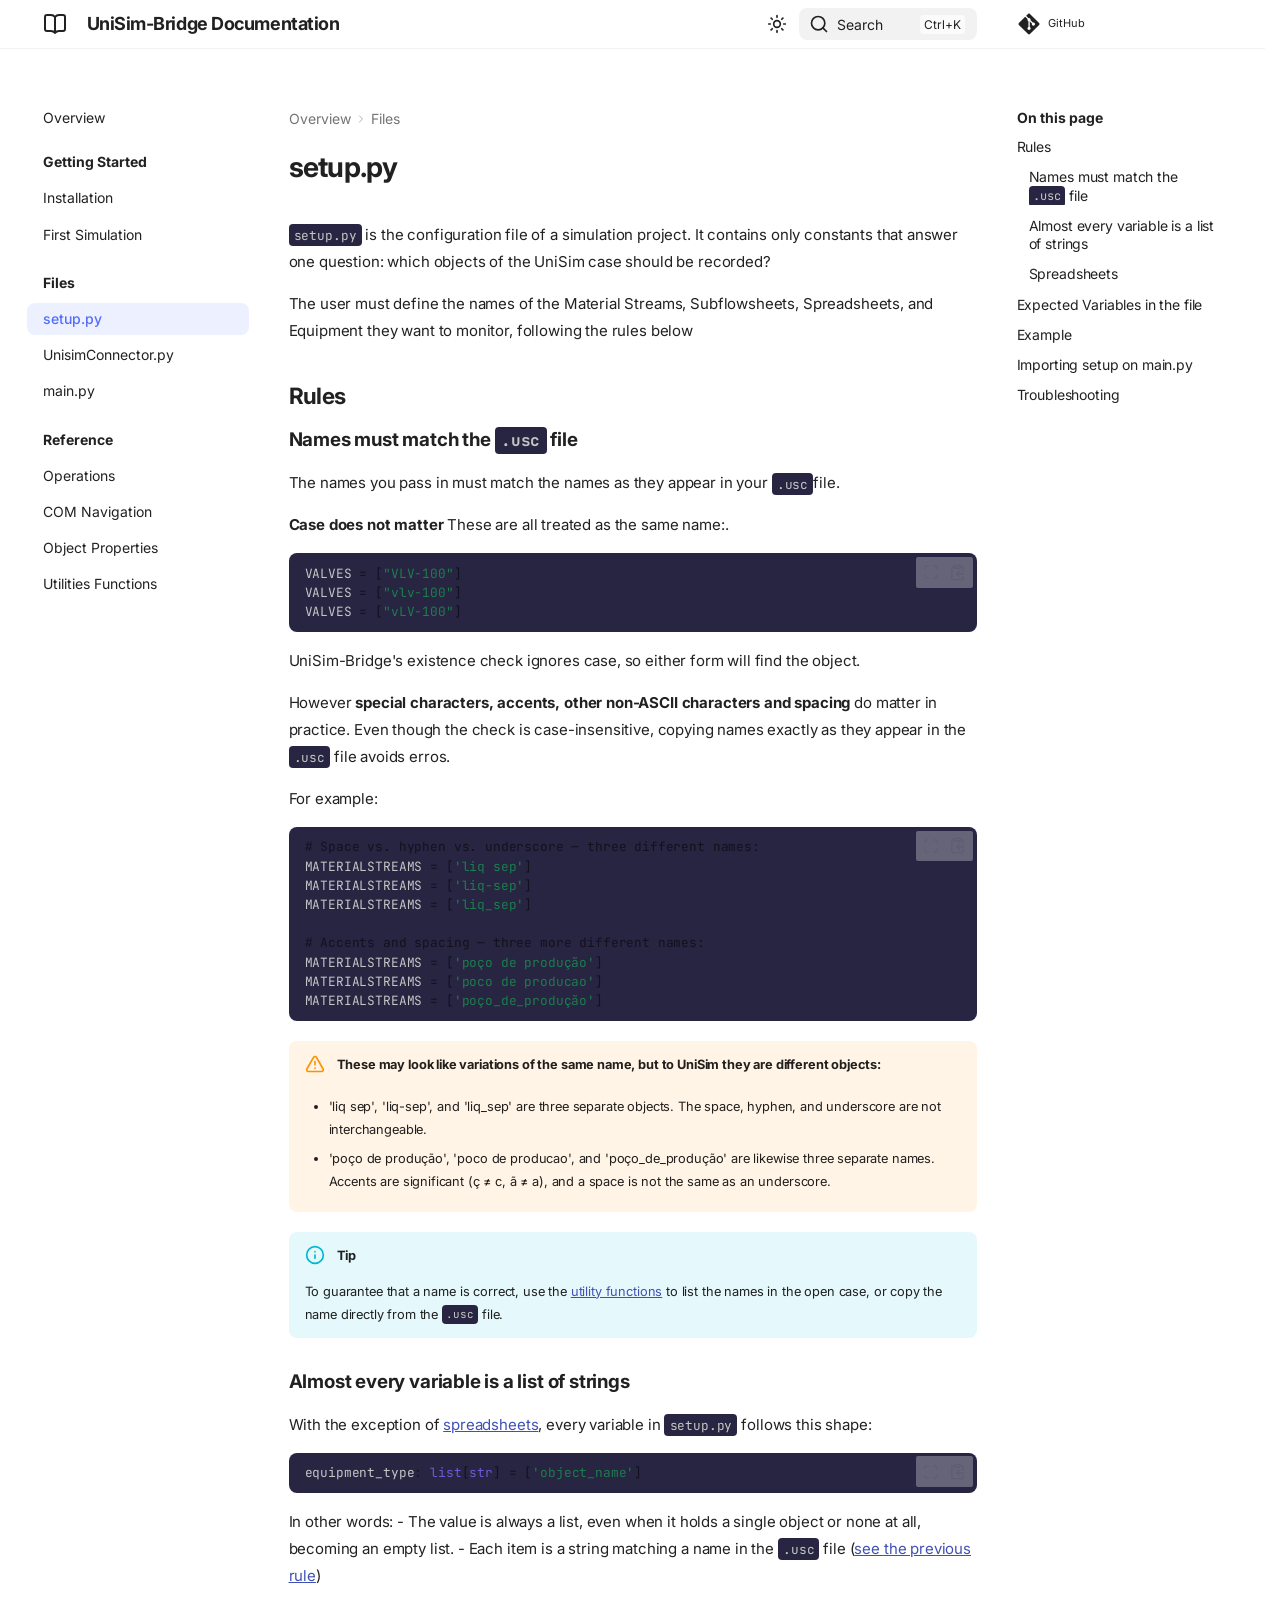
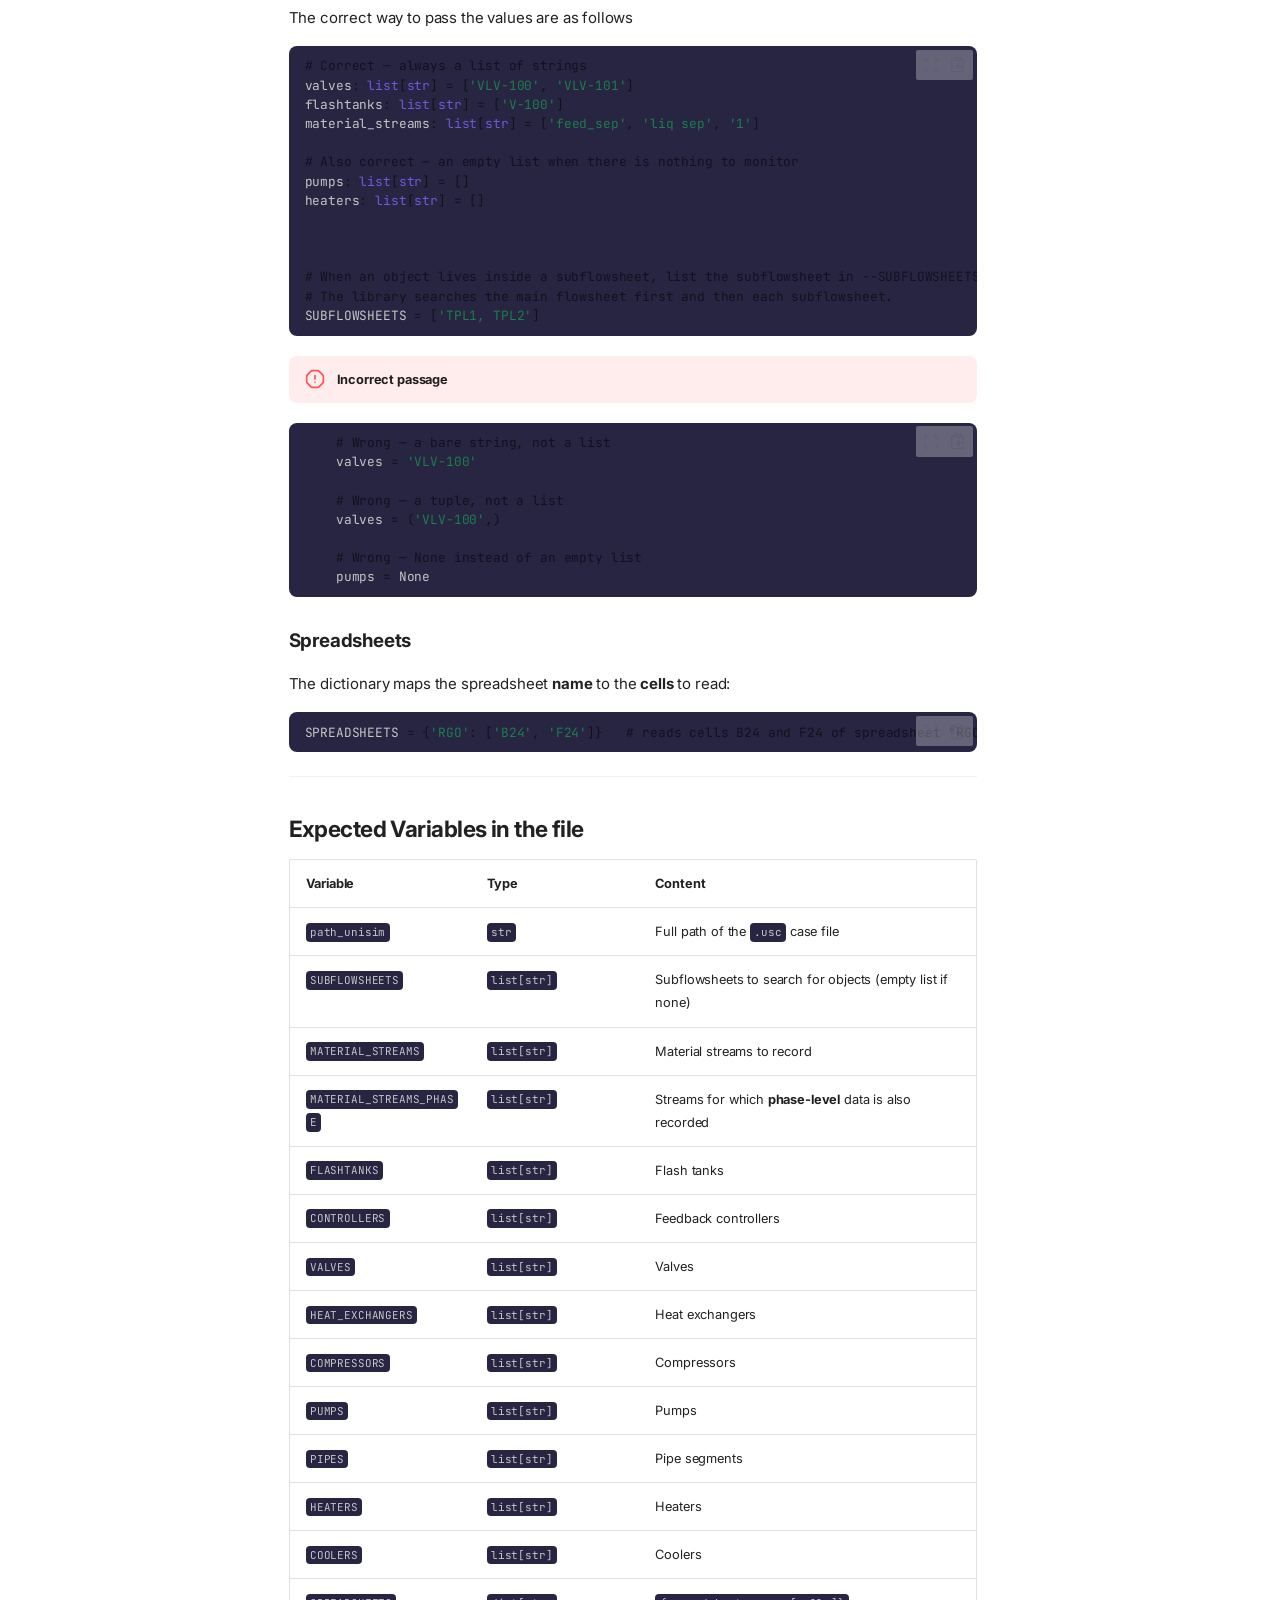
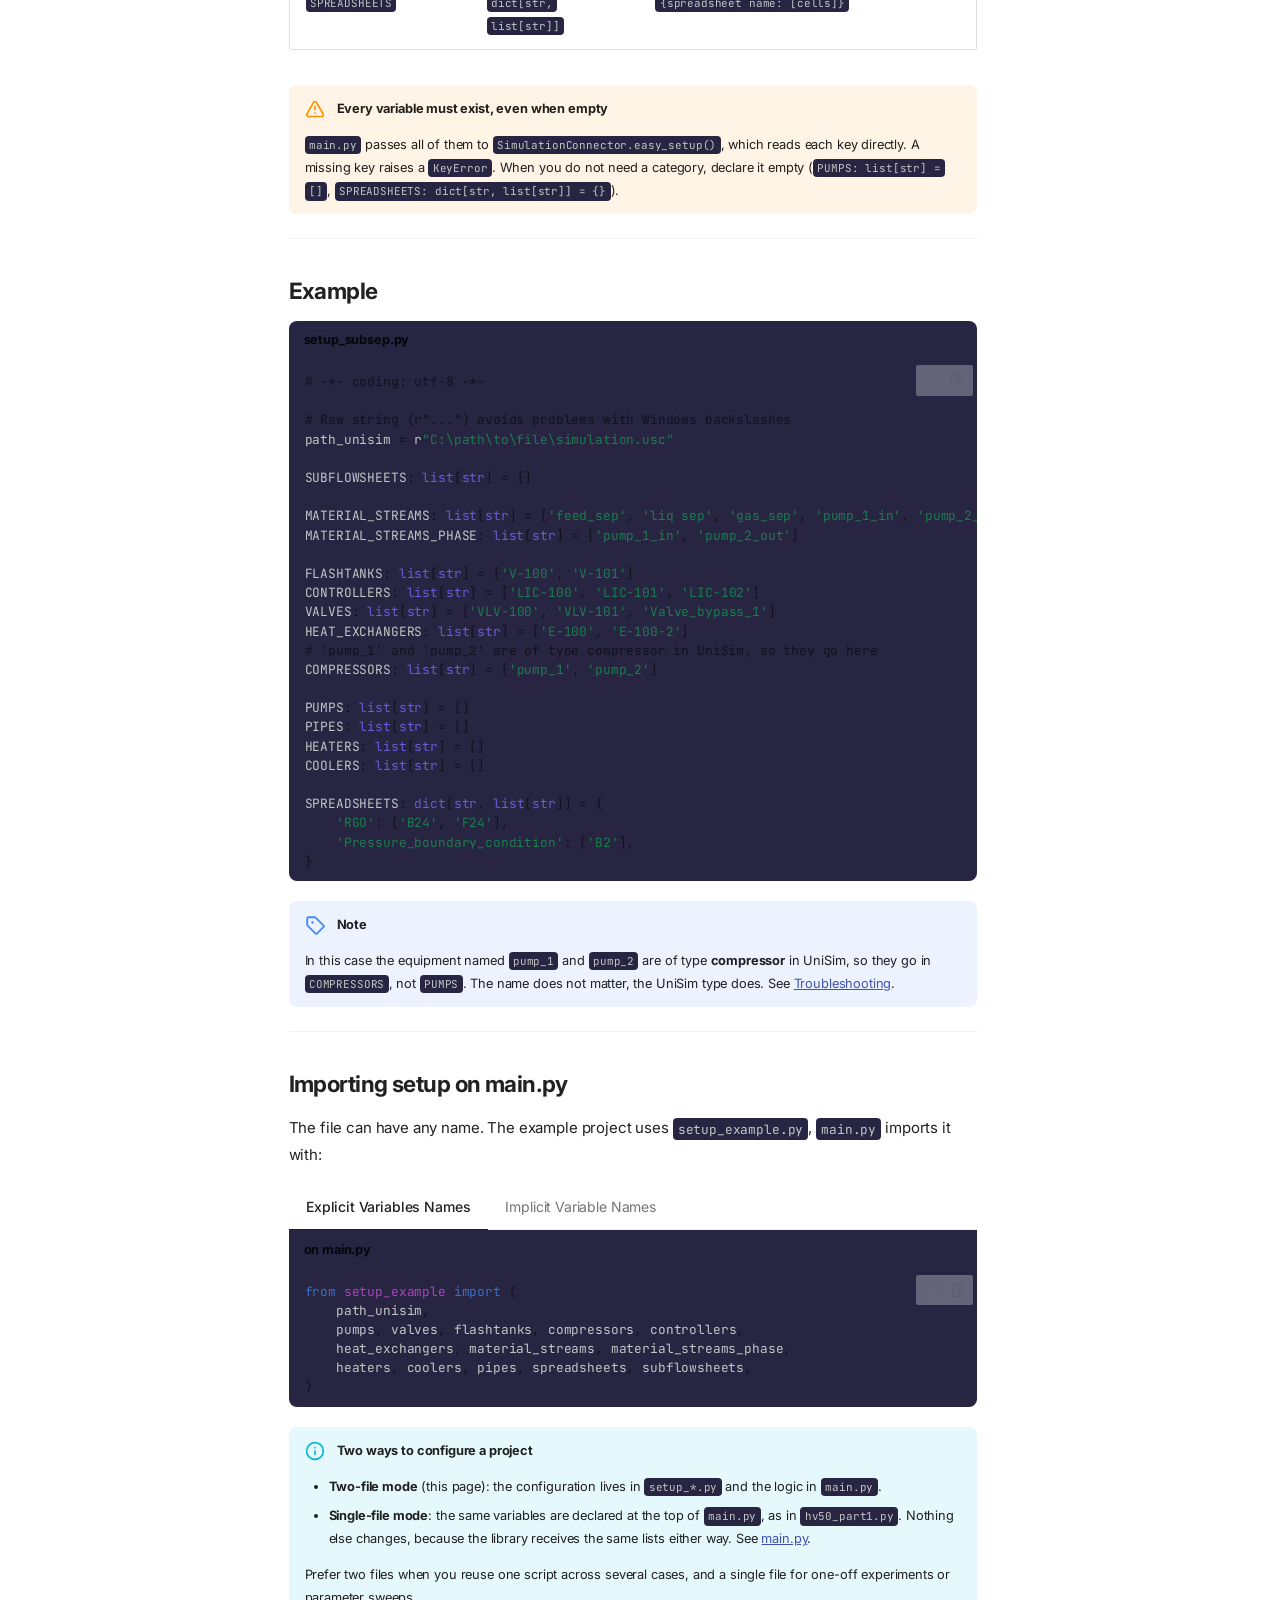
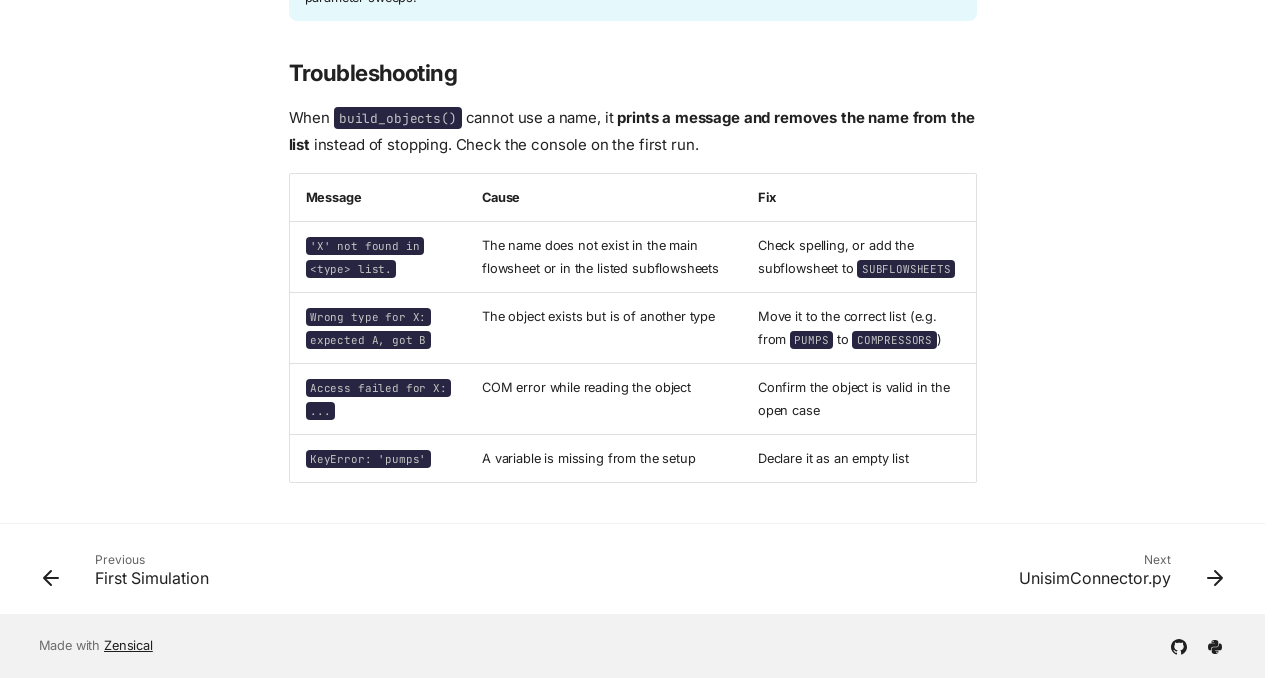
<file: site/files/setup/index.html>
<!doctype html>
<html lang="en" class="no-js">
  <head>
    
      <meta charset="utf-8">
      <meta name="viewport" content="width=device-width,initial-scale=1">
      
        <meta name="description" content="Documentation for the 3 file UniSim-Bridge framework, providing an overview of its features, installation instructions, and reference materials for users and developers.">
      
      
        <meta name="author" content="Guilherme Rocha Ribeiro">
      
      
        <link rel="canonical" href="https://guilherme-rocha-ribeiro.github.io/UniSim-Bridge/files/setup/">
      
      
      
        <link rel="prev" href="../../getting-started/first-simulation/">
      
      
        <link rel="next" href="../unisim-connector/">
      
      
        
      
      
      <link rel="icon" href="../../assets/images/favicon.png">
      <meta name="generator" content="zensical-0.0.71">
    
    
      
        <title>setup.py - UniSim-Bridge Documentation</title>
      
    
    
      
        
      
      <link rel="stylesheet" href="../../assets/stylesheets/modern/main.e442bf79.min.css">
      
        
          
        
        <link rel="stylesheet" href="../../assets/stylesheets/modern/palette.b60ce83d.min.css">
      
      
  
  
    
      
      
    
  
  
  <style>:root{--md-admonition-icon--note:url('data:image/svg+xml;charset=utf-8,%3Csvg%20xmlns%3D%22http%3A//www.w3.org/2000/svg%22%20viewBox%3D%220%200%2016%2016%22%3E%3Cpath%20d%3D%22M1%207.775V2.75C1%201.784%201.784%201%202.75%201h5.025c.464%200%20.91.184%201.238.513l6.25%206.25a1.75%201.75%200%200%201%200%202.474l-5.026%205.026a1.75%201.75%200%200%201-2.474%200l-6.25-6.25A1.75%201.75%200%200%201%201%207.775m1.5%200c0%20.066.026.13.073.177l6.25%206.25a.25.25%200%200%200%20.354%200l5.025-5.025a.25.25%200%200%200%200-.354l-6.25-6.25a.25.25%200%200%200-.177-.073H2.75a.25.25%200%200%200-.25.25ZM6%205a1%201%200%201%201%200%202%201%201%200%200%201%200-2%22/%3E%3C/svg%3E');}</style>



    
    
      
    
    
      
        
        
        <link rel="preconnect" href="https://fonts.gstatic.com" crossorigin>
        <link rel="stylesheet" href="https://fonts.googleapis.com/css?family=Inter:300,300i,400,400i,500,500i,700,700i%7CJetBrains+Mono:400,400i,700,700i&amp;display=fallback">
        <style>:root{--md-text-font:"Inter";--md-code-font:"JetBrains Mono"}</style>
      
    
    
      <link rel="stylesheet" href="../../stylesheets/extra.css">
    
    <script>__md_scope=new URL("../..",location),__md_scope.pathname.endsWith("/")||(__md_scope=new URL(__md_scope.pathname+"/",location)),__md_hash=e=>[...e].reduce(((e,t)=>(e<<5)-e+t.charCodeAt(0)),0),__md_get=(e,t=localStorage,_=__md_scope)=>JSON.parse(t.getItem(_.pathname+"."+e)),__md_set=(e,t,_=localStorage,a=__md_scope)=>{try{_.setItem(a.pathname+"."+e,JSON.stringify(t))}catch(e){}},document.documentElement.setAttribute("data-platform",navigator.platform)</script>
    
      

    
    
  </head>
  
  
    
    
      
    
    
    
    
    <body dir="ltr" data-md-color-scheme="default" data-md-color-primary="indigo" data-md-color-accent="indigo">
  
    
    <input class="md-toggle" data-md-toggle="drawer" type="checkbox" id="__drawer" autocomplete="off">
    <input class="md-toggle" data-md-toggle="search" type="checkbox" id="__search" autocomplete="off">
    <label class="md-overlay" for="__drawer" aria-hidden="true"></label>
    <div data-md-component="skip">
      <a href="#__skip" class="md-skip">
        Skip to content
      </a>
    </div>
    <div data-md-component="announce">
      
    </div>
    
    
      

  

<header class="md-header md-header--shadow" data-md-component="header">
  <nav class="md-header__inner md-grid" aria-label="Header">
    <a href="../.." title="UniSim-Bridge Documentation" class="md-header__button md-logo" aria-label="UniSim-Bridge Documentation" data-md-component="logo">
      
  
  <svg xmlns="http://www.w3.org/2000/svg" fill="none" stroke="currentColor" stroke-linecap="round" stroke-linejoin="round" stroke-width="2" class="lucide lucide-book-open" viewBox="0 0 24 24"><path d="M12 5v16M20.001 19A2 2 0 0 0 22 17V5a2 2 0 0 0-1.999-2L16 3.002A5 5 0 0 0 12 5a5 5 0 0 0-4-2H4a2 2 0 0 0-2 2v12a2 2 0 0 0 1.999 2H8a5 5 0 0 1 4 2 5 5 0 0 1 4-2z"/></svg>

    </a>
    <label class="md-header__button md-icon" for="__drawer" aria-label="Navigation">
      
      <svg xmlns="http://www.w3.org/2000/svg" fill="none" stroke="currentColor" stroke-linecap="round" stroke-linejoin="round" stroke-width="2" class="lucide lucide-menu" viewBox="0 0 24 24"><path d="M4 5h16M4 12h16M4 19h16"/></svg>
    </label>
    <div class="md-header__title" data-md-component="header-title">
      <div class="md-header__ellipsis">
        <div class="md-header__topic">
          <span class="md-ellipsis">
            UniSim-Bridge Documentation
          </span>
        </div>
        <div class="md-header__topic" data-md-component="header-topic">
          <span class="md-ellipsis">
            
              setup.py
            
          </span>
        </div>
      </div>
    </div>
    
      
        <form class="md-header__option" data-md-component="palette">
  
    
    
    
    <input class="md-option" data-md-color-media="slate" data-md-color-scheme="default" data-md-color-primary="indigo" data-md-color-accent="indigo"  aria-label="Switch to light mode"  type="radio" name="__palette" id="__palette_0">
    
      <label class="md-header__button md-icon" title="Switch to light mode" for="__palette_1" hidden>
        <svg xmlns="http://www.w3.org/2000/svg" fill="none" stroke="currentColor" stroke-linecap="round" stroke-linejoin="round" stroke-width="2" class="lucide lucide-sun-moon" viewBox="0 0 24 24"><path d="M12 2v2M14.837 16.385a6 6 0 1 1-7.223-7.222c.624-.147.97.66.715 1.248a4 4 0 0 0 5.26 5.259c.589-.255 1.396.09 1.248.715M16 12a4 4 0 0 0-4-4M19 5l-1.256 1.256M20 12h2"/></svg>
      </label>
    
  
    
    
    
    <input class="md-option" data-md-color-media="(prefers-color-scheme: light)" data-md-color-scheme="default" data-md-color-primary="indigo" data-md-color-accent="indigo"  aria-label="Switch to dark mode"  type="radio" name="__palette" id="__palette_1">
    
      <label class="md-header__button md-icon" title="Switch to dark mode" for="__palette_2" hidden>
        <svg xmlns="http://www.w3.org/2000/svg" fill="none" stroke="currentColor" stroke-linecap="round" stroke-linejoin="round" stroke-width="2" class="lucide lucide-sun" viewBox="0 0 24 24"><circle cx="12" cy="12" r="4"/><path d="M12 2v2M12 20v2M4.93 4.93l1.41 1.41M17.66 17.66l1.41 1.41M2 12h2M20 12h2M6.34 17.66l-1.41 1.41M19.07 4.93l-1.41 1.41"/></svg>
      </label>
    
  
    
    
    
    <input class="md-option" data-md-color-media="(prefers-color-scheme: dark)" data-md-color-scheme="slate" data-md-color-primary="indigo" data-md-color-accent="indigo"  aria-label="Switch to system preference"  type="radio" name="__palette" id="__palette_2">
    
      <label class="md-header__button md-icon" title="Switch to system preference" for="__palette_0" hidden>
        <svg xmlns="http://www.w3.org/2000/svg" fill="none" stroke="currentColor" stroke-linecap="round" stroke-linejoin="round" stroke-width="2" class="lucide lucide-moon" viewBox="0 0 24 24"><path d="M20.985 12.486a9 9 0 1 1-9.473-9.472c.405-.022.617.46.402.803a6 6 0 0 0 8.268 8.268c.344-.215.825-.004.803.401"/></svg>
      </label>
    
  
</form>
      
    
    
      <script>var palette=__md_get("__palette");if(palette&&palette.color){if("(prefers-color-scheme)"===palette.color.media){var media=matchMedia("(prefers-color-scheme: light)"),input=document.querySelector(media.matches?"[data-md-color-media='(prefers-color-scheme: light)']":"[data-md-color-media='(prefers-color-scheme: dark)']");palette.color.media=input.getAttribute("data-md-color-media"),palette.color.scheme=input.getAttribute("data-md-color-scheme"),palette.color.primary=input.getAttribute("data-md-color-primary"),palette.color.accent=input.getAttribute("data-md-color-accent")}for(var[key,value]of Object.entries(palette.color))document.body.setAttribute("data-md-color-"+key,value)}</script>
    
    
    
      
      
        <label class="md-header__button md-icon" for="__search" aria-label="Search">
          
          <svg xmlns="http://www.w3.org/2000/svg" fill="none" stroke="currentColor" stroke-linecap="round" stroke-linejoin="round" stroke-width="2" class="lucide lucide-search" viewBox="0 0 24 24"><path d="m21 21-4.34-4.34"/><circle cx="11" cy="11" r="8"/></svg>
        </label>
        <div class="md-search" data-md-component="search" role="dialog" aria-label="Search">
  <button type="button" class="md-search__button">
    Search
  </button>
</div>
      
    
    <div class="md-header__source">
      
        <a href="https://github.com/Guilherme-Rocha-Ribeiro/UniSim-Bridge" title="Go to repository" class="md-source" data-md-component="source">
  <div class="md-source__icon md-icon">
    
    <svg xmlns="http://www.w3.org/2000/svg" viewBox="0 0 448 512"><!--! Font Awesome Free 7.3.1 by @fontawesome - https://fontawesome.com License - https://fontawesome.com/license/free (Icons: CC BY 4.0, Fonts: SIL OFL 1.1, Code: MIT License) Copyright 2026 Fonticons, Inc.--><path fill="currentColor" d="M439.6 236.1 244 40.5c-5.4-5.5-12.8-8.5-20.4-8.5s-15 3-20.4 8.4L162.5 81l51.5 51.5c27.1-9.1 52.7 16.8 43.4 43.7l49.7 49.7c34.2-11.8 61.2 31 35.5 56.7-26.5 26.5-70.2-2.9-56-37.3L240.3 199v121.9c25.3 12.5 22.3 41.8 9.1 55-6.4 6.4-15.2 10.1-24.3 10.1s-17.8-3.6-24.3-10.1c-17.6-17.6-11.1-46.9 11.2-56v-123c-20.8-8.5-24.6-30.7-18.6-45L142.6 101 8.5 235.1C3 240.6 0 247.9 0 255.5s3 15 8.5 20.4l195.6 195.7c5.4 5.4 12.7 8.4 20.4 8.4s15-3 20.4-8.4l194.7-194.7c5.4-5.4 8.4-12.8 8.4-20.4s-3-15-8.4-20.4"/></svg>
  </div>
  <div class="md-source__repository">
    GitHub
  </div>
</a>
      
    </div>
  </nav>
  
</header>
    
    <div class="md-container" data-md-component="container">
      
      
        
          
        
      
      <main class="md-main" data-md-component="main">
        <div class="md-main__inner md-grid">
          
            
              
              <div class="md-sidebar md-sidebar--primary" data-md-component="sidebar" data-md-type="navigation" >
                <div class="md-sidebar__scrollwrap">
                  <div class="md-sidebar__inner">
                    



<nav class="md-nav md-nav--primary" aria-label="Navigation" data-md-level="0">
  <label class="md-nav__title" for="__drawer">
    <a href="../.." title="UniSim-Bridge Documentation" class="md-nav__button md-logo" aria-label="UniSim-Bridge Documentation" data-md-component="logo">
      
  
  <svg xmlns="http://www.w3.org/2000/svg" fill="none" stroke="currentColor" stroke-linecap="round" stroke-linejoin="round" stroke-width="2" class="lucide lucide-book-open" viewBox="0 0 24 24"><path d="M12 5v16M20.001 19A2 2 0 0 0 22 17V5a2 2 0 0 0-1.999-2L16 3.002A5 5 0 0 0 12 5a5 5 0 0 0-4-2H4a2 2 0 0 0-2 2v12a2 2 0 0 0 1.999 2H8a5 5 0 0 1 4 2 5 5 0 0 1 4-2z"/></svg>

    </a>
    UniSim-Bridge Documentation
  </label>
  
    <div class="md-nav__source">
      <a href="https://github.com/Guilherme-Rocha-Ribeiro/UniSim-Bridge" title="Go to repository" class="md-source" data-md-component="source">
  <div class="md-source__icon md-icon">
    
    <svg xmlns="http://www.w3.org/2000/svg" viewBox="0 0 448 512"><!--! Font Awesome Free 7.3.1 by @fontawesome - https://fontawesome.com License - https://fontawesome.com/license/free (Icons: CC BY 4.0, Fonts: SIL OFL 1.1, Code: MIT License) Copyright 2026 Fonticons, Inc.--><path fill="currentColor" d="M439.6 236.1 244 40.5c-5.4-5.5-12.8-8.5-20.4-8.5s-15 3-20.4 8.4L162.5 81l51.5 51.5c27.1-9.1 52.7 16.8 43.4 43.7l49.7 49.7c34.2-11.8 61.2 31 35.5 56.7-26.5 26.5-70.2-2.9-56-37.3L240.3 199v121.9c25.3 12.5 22.3 41.8 9.1 55-6.4 6.4-15.2 10.1-24.3 10.1s-17.8-3.6-24.3-10.1c-17.6-17.6-11.1-46.9 11.2-56v-123c-20.8-8.5-24.6-30.7-18.6-45L142.6 101 8.5 235.1C3 240.6 0 247.9 0 255.5s3 15 8.5 20.4l195.6 195.7c5.4 5.4 12.7 8.4 20.4 8.4s15-3 20.4-8.4l194.7-194.7c5.4-5.4 8.4-12.8 8.4-20.4s-3-15-8.4-20.4"/></svg>
  </div>
  <div class="md-source__repository">
    GitHub
  </div>
</a>
    </div>
  
  <ul class="md-nav__list" data-md-scrollfix>
    
      
      
  
  
  
  
    <li class="md-nav__item">
      <a href="../.." class="md-nav__link">
        
  
  
  <span class="md-ellipsis">
    
  
  Overview

    
  </span>
  
  

      </a>
    </li>
  

    
      
      
  
  
  
  
    
    
      
        
      
        
      
    
    
    
      
        
        
      
    
    
    <li class="md-nav__item md-nav__item--section md-nav__item--nested">
      
        
        
        <input class="md-nav__toggle md-toggle " type="checkbox" id="__nav_2" >
        
          
          <label class="md-nav__link" for="__nav_2" id="__nav_2_label" tabindex="">
            
  
  
  <span class="md-ellipsis">
    
  
  Getting Started

    
  </span>
  
  

            <span class="md-nav__icon md-icon"></span>
          </label>
        
        
          <nav class="md-nav" data-md-level="1" aria-labelledby="__nav_2_label" aria-expanded="false">
            <label class="md-nav__title" for="__nav_2">
              <span class="md-nav__icon md-icon"></span>
              
  
  Getting Started

            </label>
            <ul class="md-nav__list" data-md-scrollfix>
              
                
                  
  
  
  
  
    <li class="md-nav__item">
      <a href="../../getting-started/installation/" class="md-nav__link">
        
  
  
  <span class="md-ellipsis">
    
  
  Installation

    
  </span>
  
  

      </a>
    </li>
  

                
              
                
                  
  
  
  
  
    <li class="md-nav__item">
      <a href="../../getting-started/first-simulation/" class="md-nav__link">
        
  
  
  <span class="md-ellipsis">
    
  
  First Simulation

    
  </span>
  
  

      </a>
    </li>
  

                
              
            </ul>
          </nav>
        
      
    </li>
  

    
      
      
  
  
    
  
  
  
    
    
      
        
      
        
      
        
      
    
    
    
      
        
        
      
    
    
    <li class="md-nav__item md-nav__item--active md-nav__item--section md-nav__item--nested">
      
        
        
        <input class="md-nav__toggle md-toggle " type="checkbox" id="__nav_3" checked>
        
          
          <label class="md-nav__link" for="__nav_3" id="__nav_3_label" tabindex="">
            
  
  
  <span class="md-ellipsis">
    
  
  Files

    
  </span>
  
  

            <span class="md-nav__icon md-icon"></span>
          </label>
        
        
          <nav class="md-nav" data-md-level="1" aria-labelledby="__nav_3_label" aria-expanded="true">
            <label class="md-nav__title" for="__nav_3">
              <span class="md-nav__icon md-icon"></span>
              
  
  Files

            </label>
            <ul class="md-nav__list" data-md-scrollfix>
              
                
                  
  
  
    
  
  
  
    <li class="md-nav__item md-nav__item--active">
      
      
      
      
        
      
      
        <label class="md-nav__link md-nav__link--active" for="__toc">
          
  
  
  <span class="md-ellipsis">
    
  
  setup.py

    
  </span>
  
  

          <span class="md-nav__icon md-icon"></span>
        </label>
      
      <a href="././" class="md-nav__link md-nav__link--active">
        
  
  
  <span class="md-ellipsis">
    
  
  setup.py

    
  </span>
  
  

      </a>
      
        


<nav class="md-nav md-nav--secondary" aria-label="On this page">
  
  
  
    
  
  
    <label class="md-nav__title" for="__toc">
      <span class="md-nav__icon md-icon"></span>
      On this page
    </label>
    <ul class="md-nav__list" data-md-component="toc" data-md-scrollfix>
      
        <li class="md-nav__item">
  <a href="#rules" class="md-nav__link">
    <span class="md-ellipsis">
      <span class="md-typeset">
        Rules
      </span>
    </span>
  </a>
  
    <nav class="md-nav" aria-label="Rules">
      <ul class="md-nav__list">
        
          <li class="md-nav__item">
  <a href="#names-must-match-the-usc-file" class="md-nav__link">
    <span class="md-ellipsis">
      <span class="md-typeset">
        Names must match the <code>.usc</code> file
      </span>
    </span>
  </a>
  
</li>
        
          <li class="md-nav__item">
  <a href="#almost-every-variable-is-a-list-of-strings" class="md-nav__link">
    <span class="md-ellipsis">
      <span class="md-typeset">
        Almost every variable is a list of strings
      </span>
    </span>
  </a>
  
</li>
        
          <li class="md-nav__item">
  <a href="#spreadsheets" class="md-nav__link">
    <span class="md-ellipsis">
      <span class="md-typeset">
        Spreadsheets
      </span>
    </span>
  </a>
  
</li>
        
      </ul>
    </nav>
  
</li>
      
        <li class="md-nav__item">
  <a href="#expected-variables-in-the-file" class="md-nav__link">
    <span class="md-ellipsis">
      <span class="md-typeset">
        Expected Variables in the file
      </span>
    </span>
  </a>
  
</li>
      
        <li class="md-nav__item">
  <a href="#example" class="md-nav__link">
    <span class="md-ellipsis">
      <span class="md-typeset">
        Example
      </span>
    </span>
  </a>
  
</li>
      
        <li class="md-nav__item">
  <a href="#importing-setup-on-mainpy" class="md-nav__link">
    <span class="md-ellipsis">
      <span class="md-typeset">
        Importing setup on main.py
      </span>
    </span>
  </a>
  
</li>
      
        <li class="md-nav__item">
  <a href="#troubleshooting" class="md-nav__link">
    <span class="md-ellipsis">
      <span class="md-typeset">
        Troubleshooting
      </span>
    </span>
  </a>
  
</li>
      
    </ul>
  
</nav>
      
    </li>
  

                
              
                
                  
  
  
  
  
    <li class="md-nav__item">
      <a href="../unisim-connector/" class="md-nav__link">
        
  
  
  <span class="md-ellipsis">
    
  
  UnisimConnector.py

    
  </span>
  
  

      </a>
    </li>
  

                
              
                
                  
  
  
  
  
    <li class="md-nav__item">
      <a href="../main/" class="md-nav__link">
        
  
  
  <span class="md-ellipsis">
    
  
  main.py

    
  </span>
  
  

      </a>
    </li>
  

                
              
            </ul>
          </nav>
        
      
    </li>
  

    
      
      
  
  
  
  
    
    
      
        
      
        
      
        
      
        
      
    
    
    
      
        
        
      
    
    
    <li class="md-nav__item md-nav__item--section md-nav__item--nested">
      
        
        
        <input class="md-nav__toggle md-toggle " type="checkbox" id="__nav_4" >
        
          
          <label class="md-nav__link" for="__nav_4" id="__nav_4_label" tabindex="">
            
  
  
  <span class="md-ellipsis">
    
  
  Reference

    
  </span>
  
  

            <span class="md-nav__icon md-icon"></span>
          </label>
        
        
          <nav class="md-nav" data-md-level="1" aria-labelledby="__nav_4_label" aria-expanded="false">
            <label class="md-nav__title" for="__nav_4">
              <span class="md-nav__icon md-icon"></span>
              
  
  Reference

            </label>
            <ul class="md-nav__list" data-md-scrollfix>
              
                
                  
  
  
  
  
    <li class="md-nav__item">
      <a href="../../reference/operations-reference/" class="md-nav__link">
        
  
  
  <span class="md-ellipsis">
    
  
  Operations

    
  </span>
  
  

      </a>
    </li>
  

                
              
                
                  
  
  
  
  
    <li class="md-nav__item">
      <a href="../../reference/com-navigation/" class="md-nav__link">
        
  
  
  <span class="md-ellipsis">
    
  
  COM Navigation

    
  </span>
  
  

      </a>
    </li>
  

                
              
                
                  
  
  
  
  
    <li class="md-nav__item">
      <a href="../../reference/properties-reference/" class="md-nav__link">
        
  
  
  <span class="md-ellipsis">
    
  
  Object Properties

    
  </span>
  
  

      </a>
    </li>
  

                
              
                
                  
  
  
  
  
    <li class="md-nav__item">
      <a href="../../reference/utilities-functions/" class="md-nav__link">
        
  
  
  <span class="md-ellipsis">
    
  
  Utilities Functions

    
  </span>
  
  

      </a>
    </li>
  

                
              
            </ul>
          </nav>
        
      
    </li>
  

    
  </ul>
</nav>
                  </div>
                </div>
              </div>
            
            
              
              <div class="md-sidebar md-sidebar--secondary" data-md-component="sidebar" data-md-type="toc" >
                <div class="md-sidebar__scrollwrap">
                  
                    
                    
                    
                      
                    
                    
                      <input class="md-nav__toggle md-toggle" type="checkbox" id="__toc">
                      <div class="md-sidebar-button__wrapper">
                        <label class="md-sidebar-button" for="__toc"></label>
                      </div>
                    
                  
                  <div class="md-sidebar__inner">
                    


<nav class="md-nav md-nav--secondary" aria-label="On this page">
  
  
  
    
  
  
    <label class="md-nav__title" for="__toc">
      <span class="md-nav__icon md-icon"></span>
      On this page
    </label>
    <ul class="md-nav__list" data-md-component="toc" data-md-scrollfix>
      
        <li class="md-nav__item">
  <a href="#rules" class="md-nav__link">
    <span class="md-ellipsis">
      <span class="md-typeset">
        Rules
      </span>
    </span>
  </a>
  
    <nav class="md-nav" aria-label="Rules">
      <ul class="md-nav__list">
        
          <li class="md-nav__item">
  <a href="#names-must-match-the-usc-file" class="md-nav__link">
    <span class="md-ellipsis">
      <span class="md-typeset">
        Names must match the <code>.usc</code> file
      </span>
    </span>
  </a>
  
</li>
        
          <li class="md-nav__item">
  <a href="#almost-every-variable-is-a-list-of-strings" class="md-nav__link">
    <span class="md-ellipsis">
      <span class="md-typeset">
        Almost every variable is a list of strings
      </span>
    </span>
  </a>
  
</li>
        
          <li class="md-nav__item">
  <a href="#spreadsheets" class="md-nav__link">
    <span class="md-ellipsis">
      <span class="md-typeset">
        Spreadsheets
      </span>
    </span>
  </a>
  
</li>
        
      </ul>
    </nav>
  
</li>
      
        <li class="md-nav__item">
  <a href="#expected-variables-in-the-file" class="md-nav__link">
    <span class="md-ellipsis">
      <span class="md-typeset">
        Expected Variables in the file
      </span>
    </span>
  </a>
  
</li>
      
        <li class="md-nav__item">
  <a href="#example" class="md-nav__link">
    <span class="md-ellipsis">
      <span class="md-typeset">
        Example
      </span>
    </span>
  </a>
  
</li>
      
        <li class="md-nav__item">
  <a href="#importing-setup-on-mainpy" class="md-nav__link">
    <span class="md-ellipsis">
      <span class="md-typeset">
        Importing setup on main.py
      </span>
    </span>
  </a>
  
</li>
      
        <li class="md-nav__item">
  <a href="#troubleshooting" class="md-nav__link">
    <span class="md-ellipsis">
      <span class="md-typeset">
        Troubleshooting
      </span>
    </span>
  </a>
  
</li>
      
    </ul>
  
</nav>
                  </div>
                </div>
              </div>
            
          
          
            <div class="md-content" data-md-component="content">
              
                



  


  <nav class="md-path" aria-label="Navigation" >
    <ol class="md-path__list">
      
        
  
  
    <li class="md-path__item">
      <a href="../.." class="md-path__link">
        
  
  <span class="md-ellipsis">
    Overview
  </span>

      </a>
    </li>
  

      
      
        
  
  
    
    
      
        
      
        
      
        
      
    
    
    
    
      <li class="md-path__item">
        <a href="././" class="md-path__link">
          
  
  <span class="md-ellipsis">
    Files
  </span>

        </a>
      </li>
    
  

      
    </ol>
  </nav>

              
              <article class="md-content__inner md-typeset">
                <a id="__skip" tabindex="-1"></a>
                
                  

  
  


<h1 id="setuppy">setup.py<a class="headerlink" href="#setuppy" title="Permanent link">&para;</a></h1>
<p><code>setup.py</code> is the configuration file of a simulation project. It contains only constants that answer one question: which objects of the UniSim case should be recorded?</p>
<p>The user must define the names of the Material Streams, Subflowsheets, Spreadsheets, and Equipment they want to monitor, following the rules below</p>
<h2 id="rules">Rules<a class="headerlink" href="#rules" title="Permanent link">&para;</a></h2>
<h3 id="names-must-match-the-usc-file">Names must match the <code>.usc</code> file<a class="headerlink" href="#names-must-match-the-usc-file" title="Permanent link">&para;</a></h3>
<p>The names you pass in must match the names as they appear in your <code>.usc</code>file.</p>
<p><strong>Case does not matter</strong> These are all treated as the same name:.<br />
<div class="language-python highlight"><pre><span></span><code><span id="__span-0-1"><a id="__codelineno-0-1" name="__codelineno-0-1" href="#__codelineno-0-1"></a><span class="n">VALVES</span> <span class="o">=</span> <span class="p">[</span><span class="s2">"VLV-100"</span><span class="p">]</span>
</span><span id="__span-0-2"><a id="__codelineno-0-2" name="__codelineno-0-2" href="#__codelineno-0-2"></a><span class="n">VALVES</span> <span class="o">=</span> <span class="p">[</span><span class="s2">"vlv-100"</span><span class="p">]</span>
</span><span id="__span-0-3"><a id="__codelineno-0-3" name="__codelineno-0-3" href="#__codelineno-0-3"></a><span class="n">VALVES</span> <span class="o">=</span> <span class="p">[</span><span class="s2">"vLV-100"</span><span class="p">]</span>
</span></code></pre></div>
UniSim-Bridge's existence check ignores case, so either form will find the object.</p>
<p>However <strong>special characters, accents, other non-ASCII characters and spacing</strong> do matter in practice. Even though the check is case-insensitive, copying names exactly as they appear in the <code>.usc</code> file avoids erros. </p>
<p>For example:</p>
<div class="language-python highlight"><pre><span></span><code><span id="__span-1-1"><a id="__codelineno-1-1" name="__codelineno-1-1" href="#__codelineno-1-1"></a><span class="c1"># Space vs. hyphen vs. underscore — three different names:</span>
</span><span id="__span-1-2"><a id="__codelineno-1-2" name="__codelineno-1-2" href="#__codelineno-1-2"></a><span class="n">MATERIALSTREAMS</span> <span class="o">=</span> <span class="p">[</span><span class="s1">'liq sep'</span><span class="p">]</span> 
</span><span id="__span-1-3"><a id="__codelineno-1-3" name="__codelineno-1-3" href="#__codelineno-1-3"></a><span class="n">MATERIALSTREAMS</span> <span class="o">=</span> <span class="p">[</span><span class="s1">'liq-sep'</span><span class="p">]</span>
</span><span id="__span-1-4"><a id="__codelineno-1-4" name="__codelineno-1-4" href="#__codelineno-1-4"></a><span class="n">MATERIALSTREAMS</span> <span class="o">=</span> <span class="p">[</span><span class="s1">'liq_sep'</span><span class="p">]</span> 
</span><span id="__span-1-5"><a id="__codelineno-1-5" name="__codelineno-1-5" href="#__codelineno-1-5"></a>
</span><span id="__span-1-6"><a id="__codelineno-1-6" name="__codelineno-1-6" href="#__codelineno-1-6"></a><span class="c1"># Accents and spacing — three more different names:</span>
</span><span id="__span-1-7"><a id="__codelineno-1-7" name="__codelineno-1-7" href="#__codelineno-1-7"></a><span class="n">MATERIALSTREAMS</span> <span class="o">=</span> <span class="p">[</span><span class="s1">'poço de produção'</span><span class="p">]</span> 
</span><span id="__span-1-8"><a id="__codelineno-1-8" name="__codelineno-1-8" href="#__codelineno-1-8"></a><span class="n">MATERIALSTREAMS</span> <span class="o">=</span> <span class="p">[</span><span class="s1">'poco de producao'</span><span class="p">]</span> 
</span><span id="__span-1-9"><a id="__codelineno-1-9" name="__codelineno-1-9" href="#__codelineno-1-9"></a><span class="n">MATERIALSTREAMS</span> <span class="o">=</span> <span class="p">[</span><span class="s1">'poço_de_produção'</span><span class="p">]</span> 
</span></code></pre></div>
<div class="admonition warning">
<p class="admonition-title">These may look like variations of the same name, but to UniSim they are different objects:</p>
<ul>
<li>
<p>'liq sep', 'liq-sep', and 'liq_sep' are three separate objects. The space, hyphen, and underscore are not interchangeable.</p>
</li>
<li>
<p>'poço de produção', 'poco de producao', and 'poço_de_produção' are likewise three separate names. Accents are significant (ç ≠ c, ã ≠ a), and a space is not the same as an underscore.</p>
</li>
</ul>
</div>
<div class="admonition info">
<p class="admonition-title">Tip</p>
<p>To guarantee that a name is correct, use the <a href="../../reference/utilities-functions/">utility functions</a> to list the names in the open case, or copy the name directly from the <code>.usc</code> file.</p>
</div>
<h3 id="almost-every-variable-is-a-list-of-strings">Almost every variable is a list of strings<a class="headerlink" href="#almost-every-variable-is-a-list-of-strings" title="Permanent link">&para;</a></h3>
<p>With the exception of <a href="#spreadsheets">spreadsheets</a>, every variable in <code>setup.py</code> follows this shape:</p>
<div class="language-python highlight"><pre><span></span><code><span id="__span-2-1"><a id="__codelineno-2-1" name="__codelineno-2-1" href="#__codelineno-2-1"></a><span class="n">equipment_type</span><span class="p">:</span> <span class="nb">list</span><span class="p">[</span><span class="nb">str</span><span class="p">]</span> <span class="o">=</span> <span class="p">[</span><span class="s1">'object_name'</span><span class="p">]</span>
</span></code></pre></div>
<p>In other words: 
- The value is always a list, even when it holds a single object or none at all, becoming an empty list.
- Each item is a string matching a name in the <code>.usc</code> file (<a href="#names-must-match-the-usc-file">see the previous rule</a>)</p>
<p>The correct way to pass the values are as follows</p>
<div class="language-python highlight"><pre><span></span><code><span id="__span-3-1"><a id="__codelineno-3-1" name="__codelineno-3-1" href="#__codelineno-3-1"></a><span class="c1"># Correct — always a list of strings</span>
</span><span id="__span-3-2"><a id="__codelineno-3-2" name="__codelineno-3-2" href="#__codelineno-3-2"></a><span class="n">valves</span><span class="p">:</span> <span class="nb">list</span><span class="p">[</span><span class="nb">str</span><span class="p">]</span> <span class="o">=</span> <span class="p">[</span><span class="s1">'VLV-100'</span><span class="p">,</span> <span class="s1">'VLV-101'</span><span class="p">]</span>
</span><span id="__span-3-3"><a id="__codelineno-3-3" name="__codelineno-3-3" href="#__codelineno-3-3"></a><span class="n">flashtanks</span><span class="p">:</span> <span class="nb">list</span><span class="p">[</span><span class="nb">str</span><span class="p">]</span> <span class="o">=</span> <span class="p">[</span><span class="s1">'V-100'</span><span class="p">]</span>
</span><span id="__span-3-4"><a id="__codelineno-3-4" name="__codelineno-3-4" href="#__codelineno-3-4"></a><span class="n">material_streams</span><span class="p">:</span> <span class="nb">list</span><span class="p">[</span><span class="nb">str</span><span class="p">]</span> <span class="o">=</span> <span class="p">[</span><span class="s1">'feed_sep'</span><span class="p">,</span> <span class="s1">'liq sep'</span><span class="p">,</span> <span class="s1">'1'</span><span class="p">]</span>
</span><span id="__span-3-5"><a id="__codelineno-3-5" name="__codelineno-3-5" href="#__codelineno-3-5"></a>
</span><span id="__span-3-6"><a id="__codelineno-3-6" name="__codelineno-3-6" href="#__codelineno-3-6"></a><span class="c1"># Also correct — an empty list when there is nothing to monitor</span>
</span><span id="__span-3-7"><a id="__codelineno-3-7" name="__codelineno-3-7" href="#__codelineno-3-7"></a><span class="n">pumps</span><span class="p">:</span> <span class="nb">list</span><span class="p">[</span><span class="nb">str</span><span class="p">]</span> <span class="o">=</span> <span class="p">[]</span>
</span><span id="__span-3-8"><a id="__codelineno-3-8" name="__codelineno-3-8" href="#__codelineno-3-8"></a><span class="n">heaters</span><span class="p">:</span> <span class="nb">list</span><span class="p">[</span><span class="nb">str</span><span class="p">]</span> <span class="o">=</span> <span class="p">[]</span>
</span><span id="__span-3-9"><a id="__codelineno-3-9" name="__codelineno-3-9" href="#__codelineno-3-9"></a>
</span><span id="__span-3-10"><a id="__codelineno-3-10" name="__codelineno-3-10" href="#__codelineno-3-10"></a>
</span><span id="__span-3-11"><a id="__codelineno-3-11" name="__codelineno-3-11" href="#__codelineno-3-11"></a>
</span><span id="__span-3-12"><a id="__codelineno-3-12" name="__codelineno-3-12" href="#__codelineno-3-12"></a><span class="c1"># When an object lives inside a subflowsheet, list the subflowsheet in --SUBFLOWSHEETS--. </span>
</span><span id="__span-3-13"><a id="__codelineno-3-13" name="__codelineno-3-13" href="#__codelineno-3-13"></a><span class="c1"># The library searches the main flowsheet first and then each subflowsheet.</span>
</span><span id="__span-3-14"><a id="__codelineno-3-14" name="__codelineno-3-14" href="#__codelineno-3-14"></a><span class="n">SUBFLOWSHEETS</span> <span class="o">=</span> <span class="p">[</span><span class="s1">'TPL1, TPL2'</span><span class="p">]</span>
</span></code></pre></div>
<div class="admonition failure">
<p class="admonition-title">Incorrect passage</p>
</div>
<div class="language-python highlight"><pre><span></span><code><span id="__span-4-1"><a id="__codelineno-4-1" name="__codelineno-4-1" href="#__codelineno-4-1"></a>    <span class="c1"># Wrong — a bare string, not a list</span>
</span><span id="__span-4-2"><a id="__codelineno-4-2" name="__codelineno-4-2" href="#__codelineno-4-2"></a>    <span class="n">valves</span> <span class="o">=</span> <span class="s1">'VLV-100'</span>
</span><span id="__span-4-3"><a id="__codelineno-4-3" name="__codelineno-4-3" href="#__codelineno-4-3"></a>
</span><span id="__span-4-4"><a id="__codelineno-4-4" name="__codelineno-4-4" href="#__codelineno-4-4"></a>    <span class="c1"># Wrong — a tuple, not a list</span>
</span><span id="__span-4-5"><a id="__codelineno-4-5" name="__codelineno-4-5" href="#__codelineno-4-5"></a>    <span class="n">valves</span> <span class="o">=</span> <span class="p">(</span><span class="s1">'VLV-100'</span><span class="p">,)</span>
</span><span id="__span-4-6"><a id="__codelineno-4-6" name="__codelineno-4-6" href="#__codelineno-4-6"></a>
</span><span id="__span-4-7"><a id="__codelineno-4-7" name="__codelineno-4-7" href="#__codelineno-4-7"></a>    <span class="c1"># Wrong — None instead of an empty list</span>
</span><span id="__span-4-8"><a id="__codelineno-4-8" name="__codelineno-4-8" href="#__codelineno-4-8"></a>    <span class="n">pumps</span> <span class="o">=</span> <span class="kc">None</span>
</span></code></pre></div>
<h3 id="spreadsheets">Spreadsheets<a class="headerlink" href="#spreadsheets" title="Permanent link">&para;</a></h3>
<p>The dictionary maps the spreadsheet <strong>name</strong> to the <strong>cells</strong> to read:</p>
<div class="language-python highlight"><pre><span></span><code><span id="__span-5-1"><a id="__codelineno-5-1" name="__codelineno-5-1" href="#__codelineno-5-1"></a><span class="n">SPREADSHEETS</span> <span class="o">=</span> <span class="p">{</span><span class="s1">'RGO'</span><span class="p">:</span> <span class="p">[</span><span class="s1">'B24'</span><span class="p">,</span> <span class="s1">'F24'</span><span class="p">]}</span>   <span class="c1"># reads cells B24 and F24 of spreadsheet "RGO"</span>
</span></code></pre></div>
<hr />
<h2 id="expected-variables-in-the-file">Expected Variables in the file<a class="headerlink" href="#expected-variables-in-the-file" title="Permanent link">&para;</a></h2>
<table>
<thead>
<tr>
<th>Variable</th>
<th>Type</th>
<th>Content</th>
</tr>
</thead>
<tbody>
<tr>
<td><code>path_unisim</code></td>
<td><code>str</code></td>
<td>Full path of the <code>.usc</code> case file</td>
</tr>
<tr>
<td><code>SUBFLOWSHEETS</code></td>
<td><code>list[str]</code></td>
<td>Subflowsheets to search for objects (empty list if none)</td>
</tr>
<tr>
<td><code>MATERIAL_STREAMS</code></td>
<td><code>list[str]</code></td>
<td>Material streams to record</td>
</tr>
<tr>
<td><code>MATERIAL_STREAMS_PHASE</code></td>
<td><code>list[str]</code></td>
<td>Streams for which <strong>phase-level</strong> data is also recorded</td>
</tr>
<tr>
<td><code>FLASHTANKS</code></td>
<td><code>list[str]</code></td>
<td>Flash tanks</td>
</tr>
<tr>
<td><code>CONTROLLERS</code></td>
<td><code>list[str]</code></td>
<td>Feedback controllers</td>
</tr>
<tr>
<td><code>VALVES</code></td>
<td><code>list[str]</code></td>
<td>Valves</td>
</tr>
<tr>
<td><code>HEAT_EXCHANGERS</code></td>
<td><code>list[str]</code></td>
<td>Heat exchangers</td>
</tr>
<tr>
<td><code>COMPRESSORS</code></td>
<td><code>list[str]</code></td>
<td>Compressors</td>
</tr>
<tr>
<td><code>PUMPS</code></td>
<td><code>list[str]</code></td>
<td>Pumps</td>
</tr>
<tr>
<td><code>PIPES</code></td>
<td><code>list[str]</code></td>
<td>Pipe segments</td>
</tr>
<tr>
<td><code>HEATERS</code></td>
<td><code>list[str]</code></td>
<td>Heaters</td>
</tr>
<tr>
<td><code>COOLERS</code></td>
<td><code>list[str]</code></td>
<td>Coolers</td>
</tr>
<tr>
<td><code>SPREADSHEETS</code></td>
<td><code>dict[str, list[str]]</code></td>
<td><code>{spreadsheet name: [cells]}</code></td>
</tr>
</tbody>
</table>
<div class="admonition warning">
<p class="admonition-title">Every variable must exist, even when empty</p>
<p><code>main.py</code> passes all of them to <code>SimulationConnector.easy_setup()</code>, which reads each key directly. A missing key raises a <code>KeyError</code>. When you do not need a category, declare it empty (<code>PUMPS: list[str] = []</code>, <code>SPREADSHEETS: dict[str, list[str]] = {}</code>).</p>
</div>
<hr />
<h2 id="example">Example<a class="headerlink" href="#example" title="Permanent link">&para;</a></h2>
<div class="language-python highlight"><span class="filename">setup_subsep.py</span><pre><span></span><code><span id="__span-6-1"><a id="__codelineno-6-1" name="__codelineno-6-1" href="#__codelineno-6-1"></a><span class="c1"># -*- coding: utf-8 -*-</span>
</span><span id="__span-6-2"><a id="__codelineno-6-2" name="__codelineno-6-2" href="#__codelineno-6-2"></a>
</span><span id="__span-6-3"><a id="__codelineno-6-3" name="__codelineno-6-3" href="#__codelineno-6-3"></a><span class="c1"># Raw string (r"...") avoids problems with Windows backslashes</span>
</span><span id="__span-6-4"><a id="__codelineno-6-4" name="__codelineno-6-4" href="#__codelineno-6-4"></a><span class="n">path_unisim</span> <span class="o">=</span> <span class="sa">r</span><span class="s2">"C:\path\to\file\simulation.usc"</span>
</span><span id="__span-6-5"><a id="__codelineno-6-5" name="__codelineno-6-5" href="#__codelineno-6-5"></a>
</span><span id="__span-6-6"><a id="__codelineno-6-6" name="__codelineno-6-6" href="#__codelineno-6-6"></a><span class="n">SUBFLOWSHEETS</span><span class="p">:</span> <span class="nb">list</span><span class="p">[</span><span class="nb">str</span><span class="p">]</span> <span class="o">=</span> <span class="p">[]</span>
</span><span id="__span-6-7"><a id="__codelineno-6-7" name="__codelineno-6-7" href="#__codelineno-6-7"></a>
</span><span id="__span-6-8"><a id="__codelineno-6-8" name="__codelineno-6-8" href="#__codelineno-6-8"></a><span class="n">MATERIAL_STREAMS</span><span class="p">:</span> <span class="nb">list</span><span class="p">[</span><span class="nb">str</span><span class="p">]</span> <span class="o">=</span> <span class="p">[</span><span class="s1">'feed_sep'</span><span class="p">,</span> <span class="s1">'liq sep'</span><span class="p">,</span> <span class="s1">'gas_sep'</span><span class="p">,</span> <span class="s1">'pump_1_in'</span><span class="p">,</span> <span class="s1">'pump_2_out'</span><span class="p">]</span>
</span><span id="__span-6-9"><a id="__codelineno-6-9" name="__codelineno-6-9" href="#__codelineno-6-9"></a><span class="n">MATERIAL_STREAMS_PHASE</span><span class="p">:</span> <span class="nb">list</span><span class="p">[</span><span class="nb">str</span><span class="p">]</span> <span class="o">=</span> <span class="p">[</span><span class="s1">'pump_1_in'</span><span class="p">,</span> <span class="s1">'pump_2_out'</span><span class="p">]</span>
</span><span id="__span-6-10"><a id="__codelineno-6-10" name="__codelineno-6-10" href="#__codelineno-6-10"></a>
</span><span id="__span-6-11"><a id="__codelineno-6-11" name="__codelineno-6-11" href="#__codelineno-6-11"></a><span class="n">FLASHTANKS</span><span class="p">:</span> <span class="nb">list</span><span class="p">[</span><span class="nb">str</span><span class="p">]</span> <span class="o">=</span> <span class="p">[</span><span class="s1">'V-100'</span><span class="p">,</span> <span class="s1">'V-101'</span><span class="p">]</span>
</span><span id="__span-6-12"><a id="__codelineno-6-12" name="__codelineno-6-12" href="#__codelineno-6-12"></a><span class="n">CONTROLLERS</span><span class="p">:</span> <span class="nb">list</span><span class="p">[</span><span class="nb">str</span><span class="p">]</span> <span class="o">=</span> <span class="p">[</span><span class="s1">'LIC-100'</span><span class="p">,</span> <span class="s1">'LIC-101'</span><span class="p">,</span> <span class="s1">'LIC-102'</span><span class="p">]</span>
</span><span id="__span-6-13"><a id="__codelineno-6-13" name="__codelineno-6-13" href="#__codelineno-6-13"></a><span class="n">VALVES</span><span class="p">:</span> <span class="nb">list</span><span class="p">[</span><span class="nb">str</span><span class="p">]</span> <span class="o">=</span> <span class="p">[</span><span class="s1">'VLV-100'</span><span class="p">,</span> <span class="s1">'VLV-101'</span><span class="p">,</span> <span class="s1">'Valve_bypass_1'</span><span class="p">]</span>
</span><span id="__span-6-14"><a id="__codelineno-6-14" name="__codelineno-6-14" href="#__codelineno-6-14"></a><span class="n">HEAT_EXCHANGERS</span><span class="p">:</span> <span class="nb">list</span><span class="p">[</span><span class="nb">str</span><span class="p">]</span> <span class="o">=</span> <span class="p">[</span><span class="s1">'E-100'</span><span class="p">,</span> <span class="s1">'E-100-2'</span><span class="p">]</span>
</span><span id="__span-6-15"><a id="__codelineno-6-15" name="__codelineno-6-15" href="#__codelineno-6-15"></a><span class="c1"># 'pump_1' and 'pump_2' are of type compressor in UniSim, so they go here</span>
</span><span id="__span-6-16"><a id="__codelineno-6-16" name="__codelineno-6-16" href="#__codelineno-6-16"></a><span class="n">COMPRESSORS</span><span class="p">:</span> <span class="nb">list</span><span class="p">[</span><span class="nb">str</span><span class="p">]</span> <span class="o">=</span> <span class="p">[</span><span class="s1">'pump_1'</span><span class="p">,</span> <span class="s1">'pump_2'</span><span class="p">]</span>
</span><span id="__span-6-17"><a id="__codelineno-6-17" name="__codelineno-6-17" href="#__codelineno-6-17"></a>
</span><span id="__span-6-18"><a id="__codelineno-6-18" name="__codelineno-6-18" href="#__codelineno-6-18"></a><span class="n">PUMPS</span><span class="p">:</span> <span class="nb">list</span><span class="p">[</span><span class="nb">str</span><span class="p">]</span> <span class="o">=</span> <span class="p">[]</span>
</span><span id="__span-6-19"><a id="__codelineno-6-19" name="__codelineno-6-19" href="#__codelineno-6-19"></a><span class="n">PIPES</span><span class="p">:</span> <span class="nb">list</span><span class="p">[</span><span class="nb">str</span><span class="p">]</span> <span class="o">=</span> <span class="p">[]</span>
</span><span id="__span-6-20"><a id="__codelineno-6-20" name="__codelineno-6-20" href="#__codelineno-6-20"></a><span class="n">HEATERS</span><span class="p">:</span> <span class="nb">list</span><span class="p">[</span><span class="nb">str</span><span class="p">]</span> <span class="o">=</span> <span class="p">[]</span>
</span><span id="__span-6-21"><a id="__codelineno-6-21" name="__codelineno-6-21" href="#__codelineno-6-21"></a><span class="n">COOLERS</span><span class="p">:</span> <span class="nb">list</span><span class="p">[</span><span class="nb">str</span><span class="p">]</span> <span class="o">=</span> <span class="p">[]</span>
</span><span id="__span-6-22"><a id="__codelineno-6-22" name="__codelineno-6-22" href="#__codelineno-6-22"></a>
</span><span id="__span-6-23"><a id="__codelineno-6-23" name="__codelineno-6-23" href="#__codelineno-6-23"></a><span class="n">SPREADSHEETS</span><span class="p">:</span> <span class="nb">dict</span><span class="p">[</span><span class="nb">str</span><span class="p">,</span> <span class="nb">list</span><span class="p">[</span><span class="nb">str</span><span class="p">]]</span> <span class="o">=</span> <span class="p">{</span>
</span><span id="__span-6-24"><a id="__codelineno-6-24" name="__codelineno-6-24" href="#__codelineno-6-24"></a>    <span class="s1">'RGO'</span><span class="p">:</span> <span class="p">[</span><span class="s1">'B24'</span><span class="p">,</span> <span class="s1">'F24'</span><span class="p">],</span>
</span><span id="__span-6-25"><a id="__codelineno-6-25" name="__codelineno-6-25" href="#__codelineno-6-25"></a>    <span class="s1">'Pressure_boundary_condition'</span><span class="p">:</span> <span class="p">[</span><span class="s1">'B2'</span><span class="p">],</span>
</span><span id="__span-6-26"><a id="__codelineno-6-26" name="__codelineno-6-26" href="#__codelineno-6-26"></a><span class="p">}</span>
</span></code></pre></div>
<div class="admonition note">
<p class="admonition-title">Note</p>
<p>In this case the equipment named <code>pump_1</code> and <code>pump_2</code> are of type <strong>compressor</strong> in UniSim, so they go in <code>COMPRESSORS</code>, not <code>PUMPS</code>. The name does not matter, the UniSim type does. See <a href="#troubleshooting">Troubleshooting</a>.</p>
</div>
<hr />
<h2 id="importing-setup-on-mainpy">Importing setup on main.py<a class="headerlink" href="#importing-setup-on-mainpy" title="Permanent link">&para;</a></h2>
<p>The file can have any name. The example project uses <code>setup_example.py</code>, <code>main.py</code> imports it with:</p>
<div class="tabbed-set tabbed-alternate" data-tabs="1:2"><input checked="checked" id="__tabbed_1_1" name="__tabbed_1" type="radio" /><input id="__tabbed_1_2" name="__tabbed_1" type="radio" /><div class="tabbed-labels"><label for="__tabbed_1_1">Explicit Variables Names</label><label for="__tabbed_1_2">Implicit Variable Names</label></div>
<div class="tabbed-content">
<div class="tabbed-block">
<div class="language-python highlight"><span class="filename">on main.py</span><pre><span></span><code><span id="__span-7-1"><a id="__codelineno-7-1" name="__codelineno-7-1" href="#__codelineno-7-1"></a><span class="kn">from</span><span class="w"> </span><span class="nn">setup_example</span><span class="w"> </span><span class="kn">import</span> <span class="p">(</span>
</span><span id="__span-7-2"><a id="__codelineno-7-2" name="__codelineno-7-2" href="#__codelineno-7-2"></a>    <span class="n">path_unisim</span><span class="p">,</span>
</span><span id="__span-7-3"><a id="__codelineno-7-3" name="__codelineno-7-3" href="#__codelineno-7-3"></a>    <span class="n">pumps</span><span class="p">,</span> <span class="n">valves</span><span class="p">,</span> <span class="n">flashtanks</span><span class="p">,</span> <span class="n">compressors</span><span class="p">,</span> <span class="n">controllers</span><span class="p">,</span>
</span><span id="__span-7-4"><a id="__codelineno-7-4" name="__codelineno-7-4" href="#__codelineno-7-4"></a>    <span class="n">heat_exchangers</span><span class="p">,</span> <span class="n">material_streams</span><span class="p">,</span> <span class="n">material_streams_phase</span><span class="p">,</span>
</span><span id="__span-7-5"><a id="__codelineno-7-5" name="__codelineno-7-5" href="#__codelineno-7-5"></a>    <span class="n">heaters</span><span class="p">,</span> <span class="n">coolers</span><span class="p">,</span> <span class="n">pipes</span><span class="p">,</span> <span class="n">spreadsheets</span><span class="p">,</span> <span class="n">subflowsheets</span><span class="p">,</span>
</span><span id="__span-7-6"><a id="__codelineno-7-6" name="__codelineno-7-6" href="#__codelineno-7-6"></a><span class="p">)</span>
</span></code></pre></div>
</div>
<div class="tabbed-block">
<div class="language-python highlight"><span class="filename">on main.py</span><pre><span></span><code><span id="__span-8-1"><a id="__codelineno-8-1" name="__codelineno-8-1" href="#__codelineno-8-1"></a><span class="kn">import</span><span class="w"> </span><span class="nn">setup_example</span>
</span></code></pre></div>
</div>
</div>
</div>
<div class="admonition info">
<p class="admonition-title">Two ways to configure a project</p>
<ul>
<li><strong>Two-file mode</strong> (this page): the configuration lives in <code>setup_*.py</code> and the logic in <code>main.py</code>.</li>
<li><strong>Single-file mode</strong>: the same variables are declared at the top of <code>main.py</code>, as in <code>hv50_part1.py</code>. Nothing else changes, because the library receives the same lists either way. See <a href="../main/#single-file-variant">main.py</a>.</li>
</ul>
<p>Prefer two files when you reuse one script across several cases, and a single file for one-off experiments or parameter sweeps.</p>
</div>
<h2 id="troubleshooting">Troubleshooting<a class="headerlink" href="#troubleshooting" title="Permanent link">&para;</a></h2>
<p>When <code>build_objects()</code> cannot use a name, it <strong>prints a message and removes the name from the list</strong> instead of stopping. Check the console on the first run.</p>
<table>
<thead>
<tr>
<th>Message</th>
<th>Cause</th>
<th>Fix</th>
</tr>
</thead>
<tbody>
<tr>
<td><code>'X' not found in &lt;type&gt; list.</code></td>
<td>The name does not exist in the main flowsheet or in the listed subflowsheets</td>
<td>Check spelling, or add the subflowsheet to <code>SUBFLOWSHEETS</code></td>
</tr>
<tr>
<td><code>Wrong type for X: expected A, got B</code></td>
<td>The object exists but is of another type</td>
<td>Move it to the correct list (e.g. from <code>PUMPS</code> to <code>COMPRESSORS</code>)</td>
</tr>
<tr>
<td><code>Access failed for X: ...</code></td>
<td>COM error while reading the object</td>
<td>Confirm the object is valid in the open case</td>
</tr>
<tr>
<td><code>KeyError: 'pumps'</code></td>
<td>A variable is missing from the setup</td>
<td>Declare it as an empty list</td>
</tr>
</tbody>
</table>














                
              </article>
            </div>
          
          
  <script>var tabs=__md_get("__tabs");if(Array.isArray(tabs))e:for(var set of document.querySelectorAll(".tabbed-set")){var labels=set.querySelector(".tabbed-labels");for(var tab of tabs)for(var label of labels.getElementsByTagName("label"))if(label.innerText.trim()===tab){var input=document.getElementById(label.htmlFor);input.checked=!0;continue e}}</script>

<script>var target=document.getElementById(location.hash.slice(1));target&&target.name&&(target.checked=target.name.startsWith("__tabbed_"))</script>
        </div>
        
          <button type="button" class="md-top md-icon" data-md-component="top" hidden>
  
  <svg xmlns="http://www.w3.org/2000/svg" fill="none" stroke="currentColor" stroke-linecap="round" stroke-linejoin="round" stroke-width="2" class="lucide lucide-circle-arrow-up" viewBox="0 0 24 24"><circle cx="12" cy="12" r="10"/><path d="m16 12-4-4-4 4M12 16V8"/></svg>
  Back to top
</button>
        
      </main>
      
        <footer class="md-footer">
  
    
      
      <nav class="md-footer__inner md-grid" aria-label="Footer" >
        
          
          <a href="../../getting-started/first-simulation/" class="md-footer__link md-footer__link--prev" aria-label="Previous: First Simulation">
            <div class="md-footer__button md-icon">
              
              <svg xmlns="http://www.w3.org/2000/svg" fill="none" stroke="currentColor" stroke-linecap="round" stroke-linejoin="round" stroke-width="2" class="lucide lucide-arrow-left" viewBox="0 0 24 24"><path d="m12 19-7-7 7-7M19 12H5"/></svg>
            </div>
            <div class="md-footer__title">
              <span class="md-footer__direction">
                Previous
              </span>
              <div class="md-ellipsis">
                First Simulation
              </div>
            </div>
          </a>
        
        
          
          <a href="../unisim-connector/" class="md-footer__link md-footer__link--next" aria-label="Next: UnisimConnector.py">
            <div class="md-footer__title">
              <span class="md-footer__direction">
                Next
              </span>
              <div class="md-ellipsis">
                UnisimConnector.py
              </div>
            </div>
            <div class="md-footer__button md-icon">
              
              <svg xmlns="http://www.w3.org/2000/svg" fill="none" stroke="currentColor" stroke-linecap="round" stroke-linejoin="round" stroke-width="2" class="lucide lucide-arrow-right" viewBox="0 0 24 24"><path d="M5 12h14M12 5l7 7-7 7"/></svg>
            </div>
          </a>
        
      </nav>
    
  
  <div class="md-footer-meta md-typeset">
    <div class="md-footer-meta__inner md-grid">
      <div class="md-copyright">
  
  
    Made with
    <a href="https://zensical.org/" target="_blank" rel="noopener">
      Zensical
    </a>
  
</div>
      
        
<div class="md-social">
  
    
    
    
    
      
      
    
    <a href="https://github.com/Guilherme-Rocha-Ribeiro/UniSim-Bridge" target="_blank" rel="noopener" title="github.com" class="md-social__link">
      <svg xmlns="http://www.w3.org/2000/svg" viewBox="0 0 512 512"><!--! Font Awesome Free 7.3.1 by @fontawesome - https://fontawesome.com License - https://fontawesome.com/license/free (Icons: CC BY 4.0, Fonts: SIL OFL 1.1, Code: MIT License) Copyright 2026 Fonticons, Inc.--><path fill="currentColor" d="M216.5 362.5c-66-8-112.5-55.5-112.5-117 0-25 9-52 24-70-6.5-16.5-5.5-51.5 2-66 20-2.5 47 8 63 22.5 19-6 39-9 63.5-9s44.5 3 62.5 8.5c15.5-14 43-24.5 63-22 7 13.5 8 48.5 1.5 65.5 16 19 24.5 44.5 24.5 70.5 0 61.5-46.5 108-113.5 116.5 17 11 28.5 35 28.5 62.5v52c0 15 12.5 23.5 27.5 17.5C441 459.5 512 369 512 257 512 115.5 397 0 255.5 0S0 115.5 0 257c0 111 70.5 203 165.5 237.5 13.5 5 26.5-4 26.5-17.5v-40c-7 3-16 5-24 5-33 0-52.5-18-66.5-51.5-5.5-13.5-11.5-21.5-23-23-6-.5-8-3-8-6 0-6 10-10.5 20-10.5 14.5 0 27 9 40 27.5 10 14.5 20.5 21 33 21s20.5-4.5 32-16c8.5-8.5 15-16 21-21"/></svg>
    </a>
  
    
    
    
    
      
      
    
    <a href="https://pypi.org/" target="_blank" rel="noopener" title="pypi.org" class="md-social__link">
      <svg xmlns="http://www.w3.org/2000/svg" viewBox="0 0 448 512"><!--! Font Awesome Free 7.3.1 by @fontawesome - https://fontawesome.com License - https://fontawesome.com/license/free (Icons: CC BY 4.0, Fonts: SIL OFL 1.1, Code: MIT License) Copyright 2026 Fonticons, Inc.--><path fill="currentColor" d="M439.8 200.5c-7.7-30.9-22.3-54.2-53.4-54.2h-40.1v47.4c0 36.8-31.2 67.8-66.8 67.8H172.7c-29.2 0-53.4 25-53.4 54.3v101.8c0 29 25.2 46 53.4 54.3 33.8 9.9 66.3 11.7 106.8 0 26.9-7.8 53.4-23.5 53.4-54.3v-40.7H226.2v-13.6h160.2c31.1 0 42.6-21.7 53.4-54.2 11.2-33.5 10.7-65.7 0-108.6M286.2 444.7a20.4 20.4 0 1 1 0-40.7 20.4 20.4 0 1 1 0 40.7M167.8 248.1h106.8c29.7 0 53.4-24.5 53.4-54.3V91.9c0-29-24.4-50.7-53.4-55.6-35.8-5.9-74.7-5.6-106.8.1-45.2 8-53.4 24.7-53.4 55.6v40.7h106.9v13.6h-147c-31.1 0-58.3 18.7-66.8 54.2-9.8 40.7-10.2 66.1 0 108.6 7.6 31.6 25.7 54.2 56.8 54.2H101v-48.8c0-35.3 30.5-66.4 66.8-66.4m-6.6-183.4a20.4 20.4 0 1 1 0 40.8 20.4 20.4 0 1 1 0-40.8"/></svg>
    </a>
  
</div>
      
    </div>
  </div>
</footer>
      
    </div>
    <div class="md-dialog" data-md-component="dialog" role="status" aria-atomic="true">
      <div class="md-dialog__inner md-typeset"></div>
    </div>
    
    
    
      
      
      
      
        
        
      <script id="__config" type="application/json">{"annotate":null,"base":"../..","features":["announce.dismiss","content.code.annotate","content.code.copy","content.code.select","content.footnote.tooltips","content.tabs.link","content.tooltips","navigation.footer","navigation.indexes","navigation.instant","navigation.instant.prefetch","navigation.path","navigation.sections","navigation.top","navigation.tracking","search.highlight"],"redirect":null,"search":"../../assets/javascripts/workers/search.c47bb847.min.js","tags":null,"translations":{"clipboard.copied":"Copied to clipboard","clipboard.copy":"Copy to clipboard","clipboard.error":"Could not copy to clipboard","search.result.more.one":"1 more on this page","search.result.more.other":"# more on this page","search.result.none":"No matching documents","search.result.one":"1 matching document","search.result.other":"# matching documents","search.result.placeholder":"Type to start searching","search.result.term.missing":"Missing","select.version":"Select version"},"version":null}</script>
    
    
      <script src="../../assets/javascripts/bundle.a2388154.min.js"></script>
      
    
  </body>
</html>
</file>
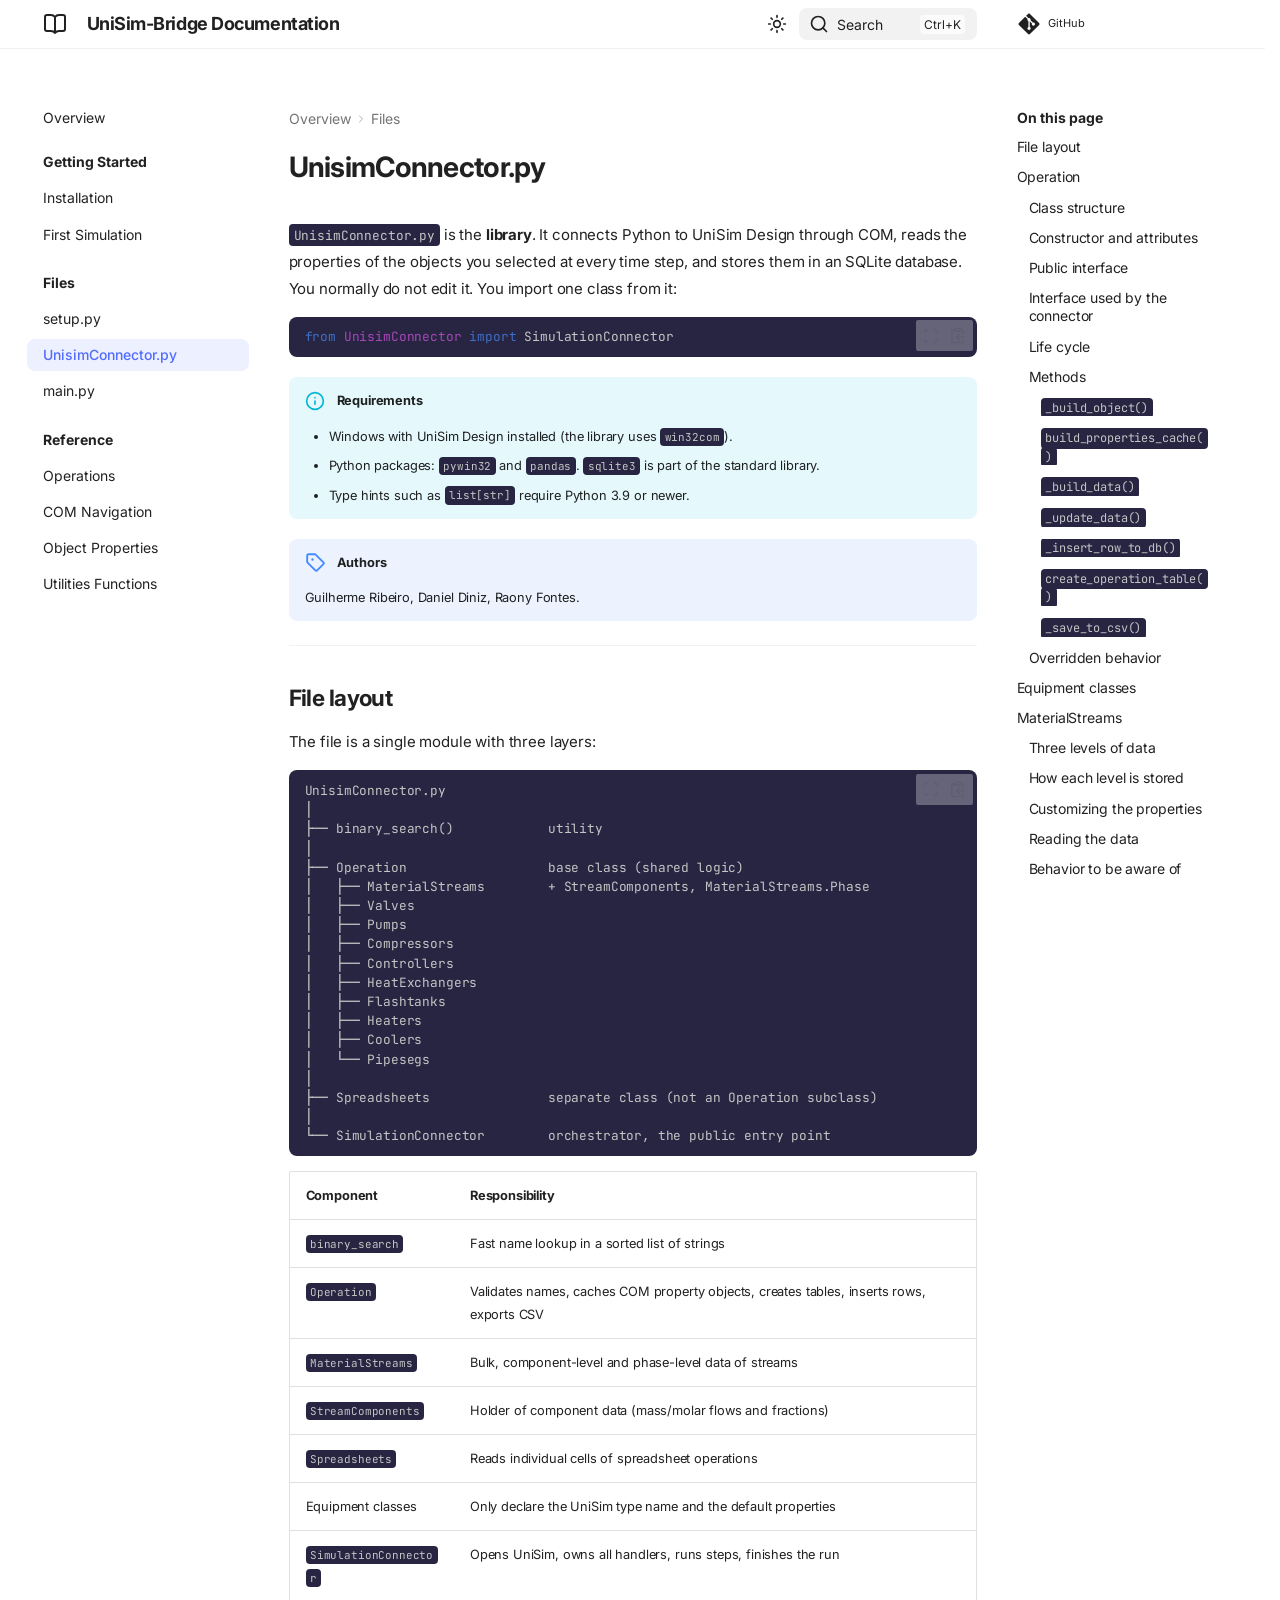
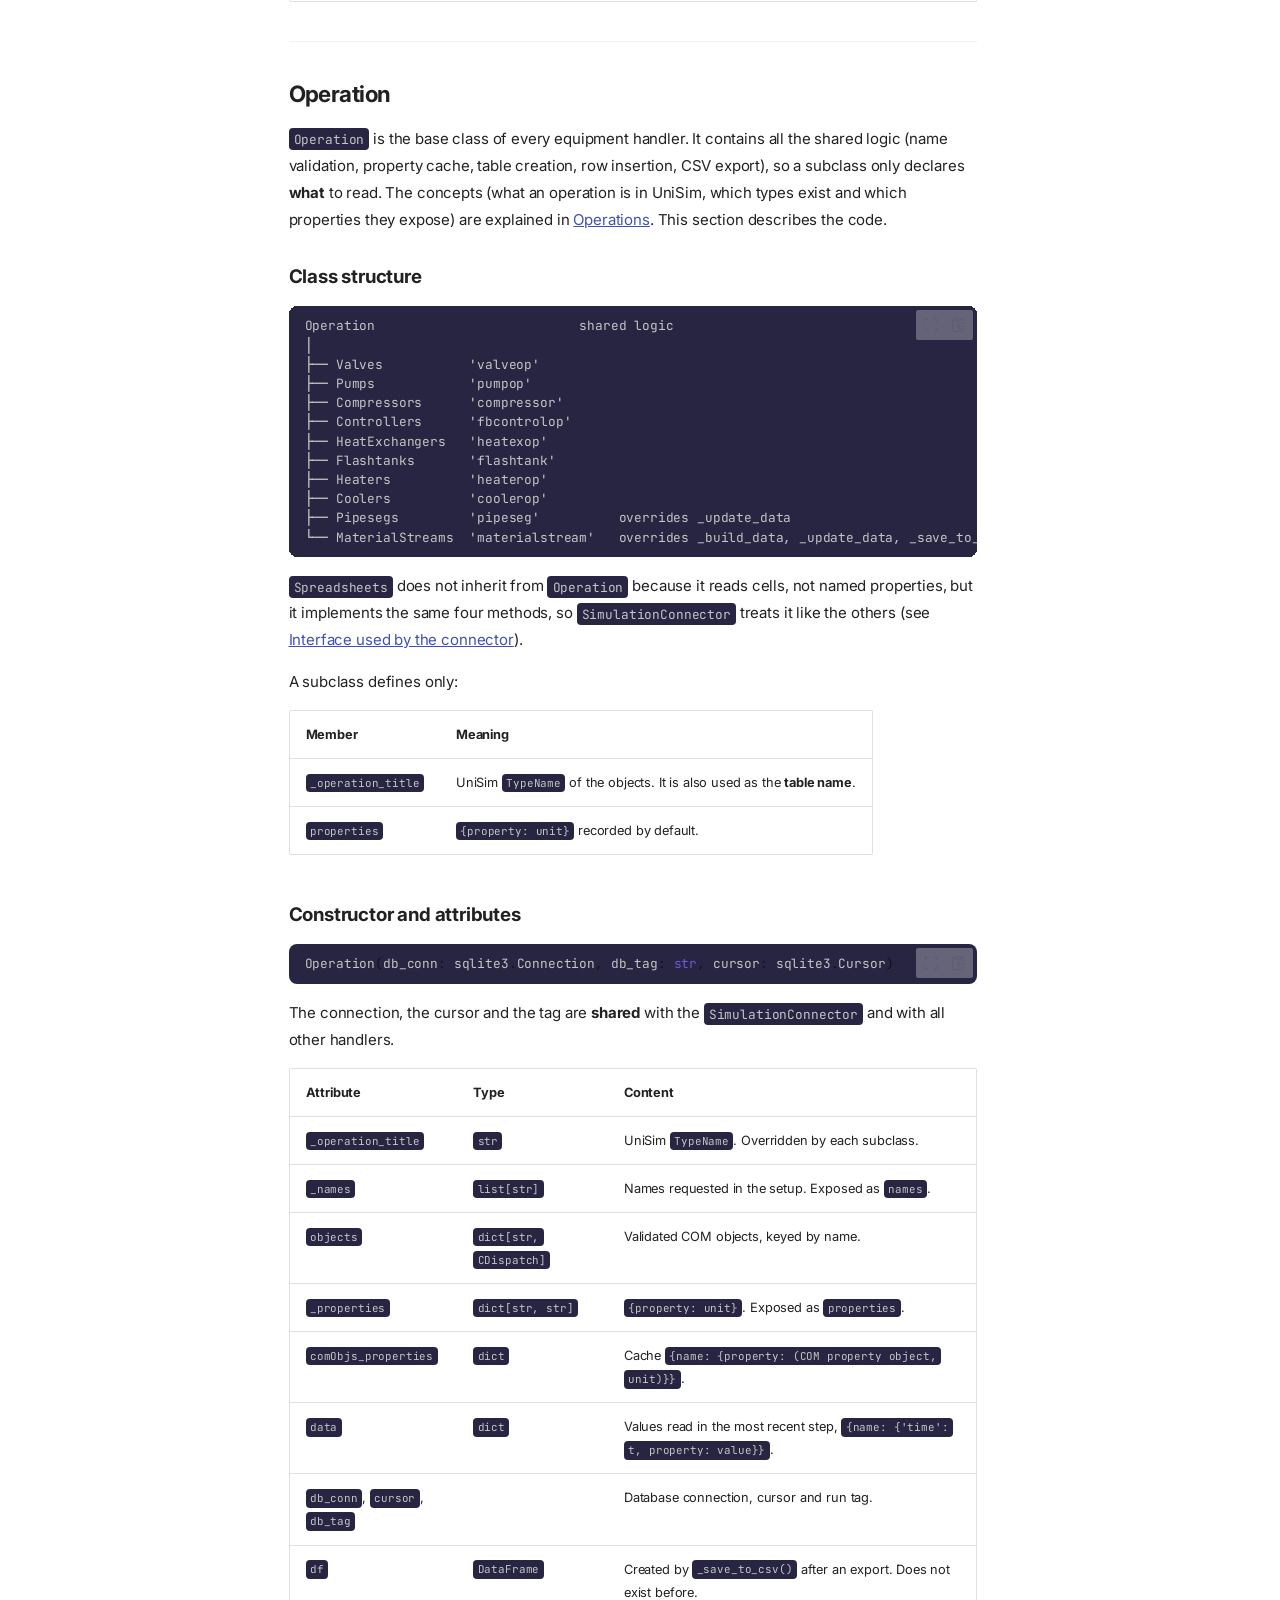
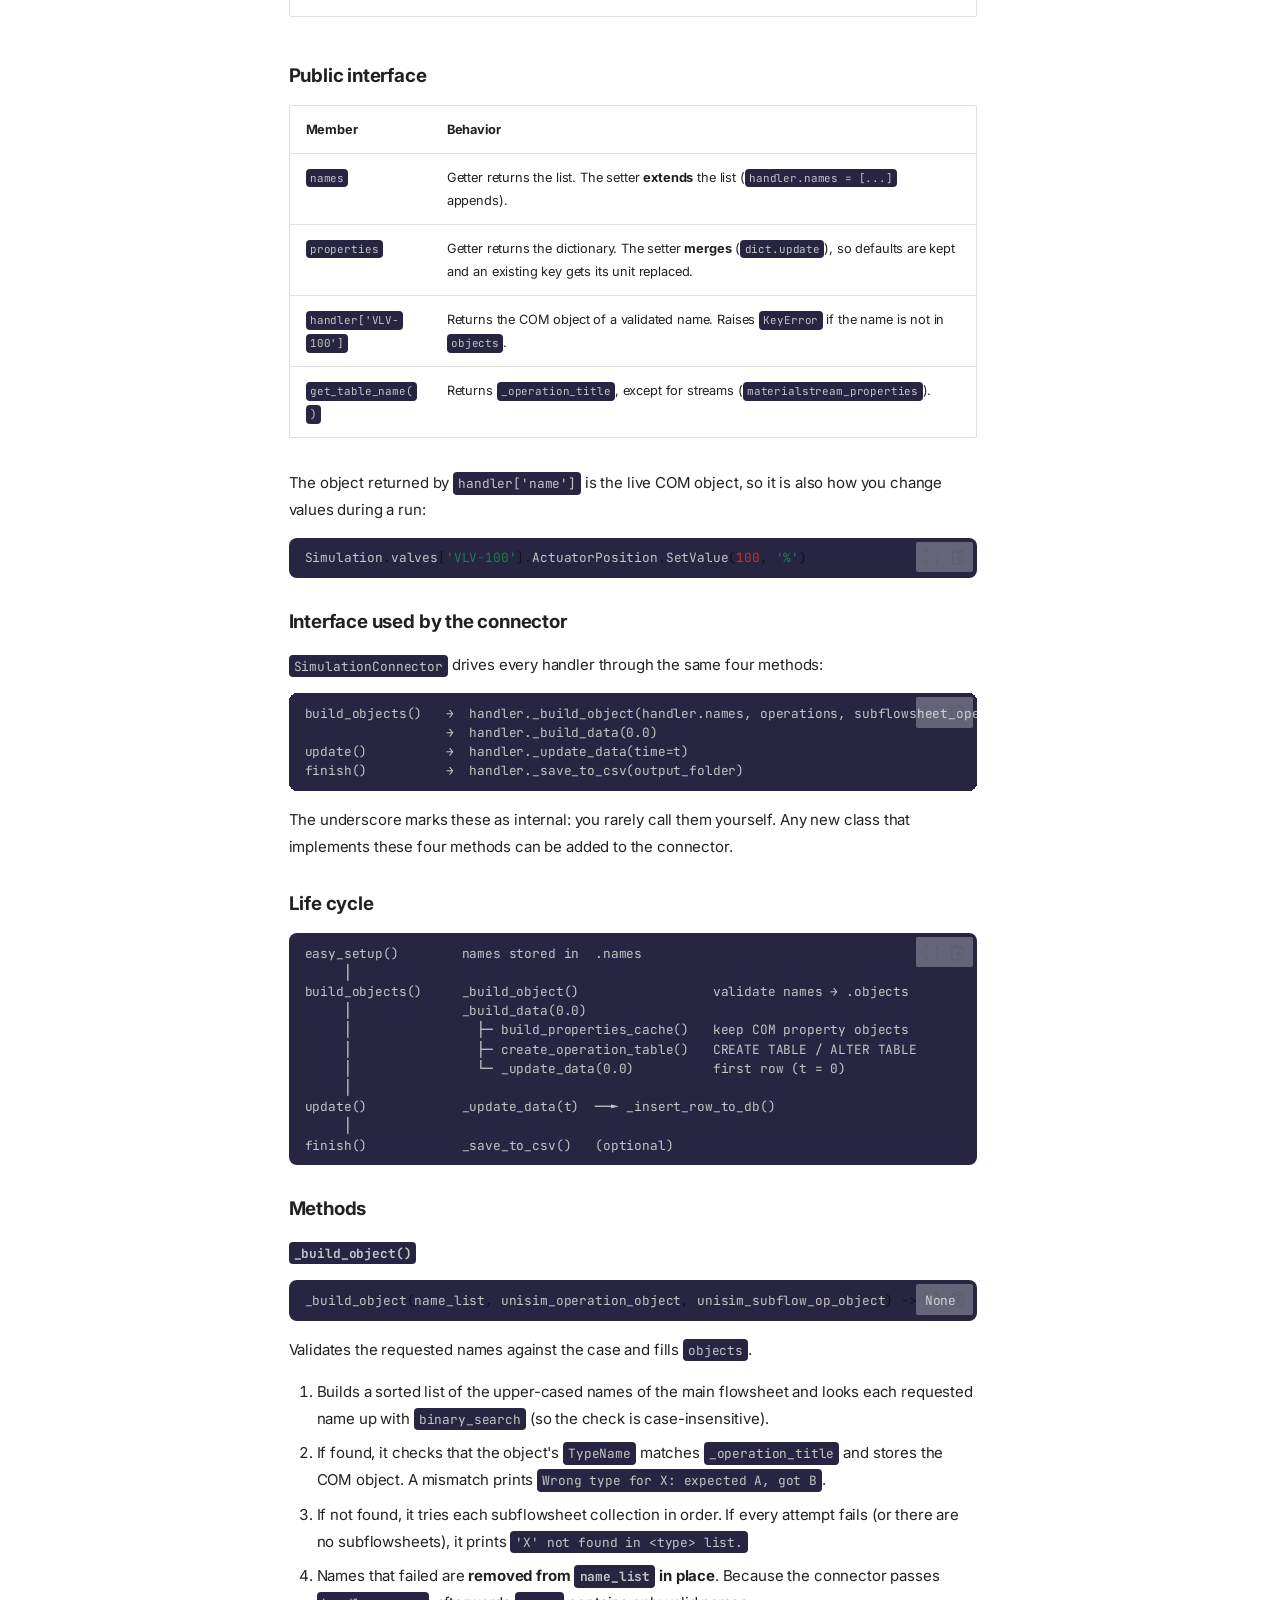
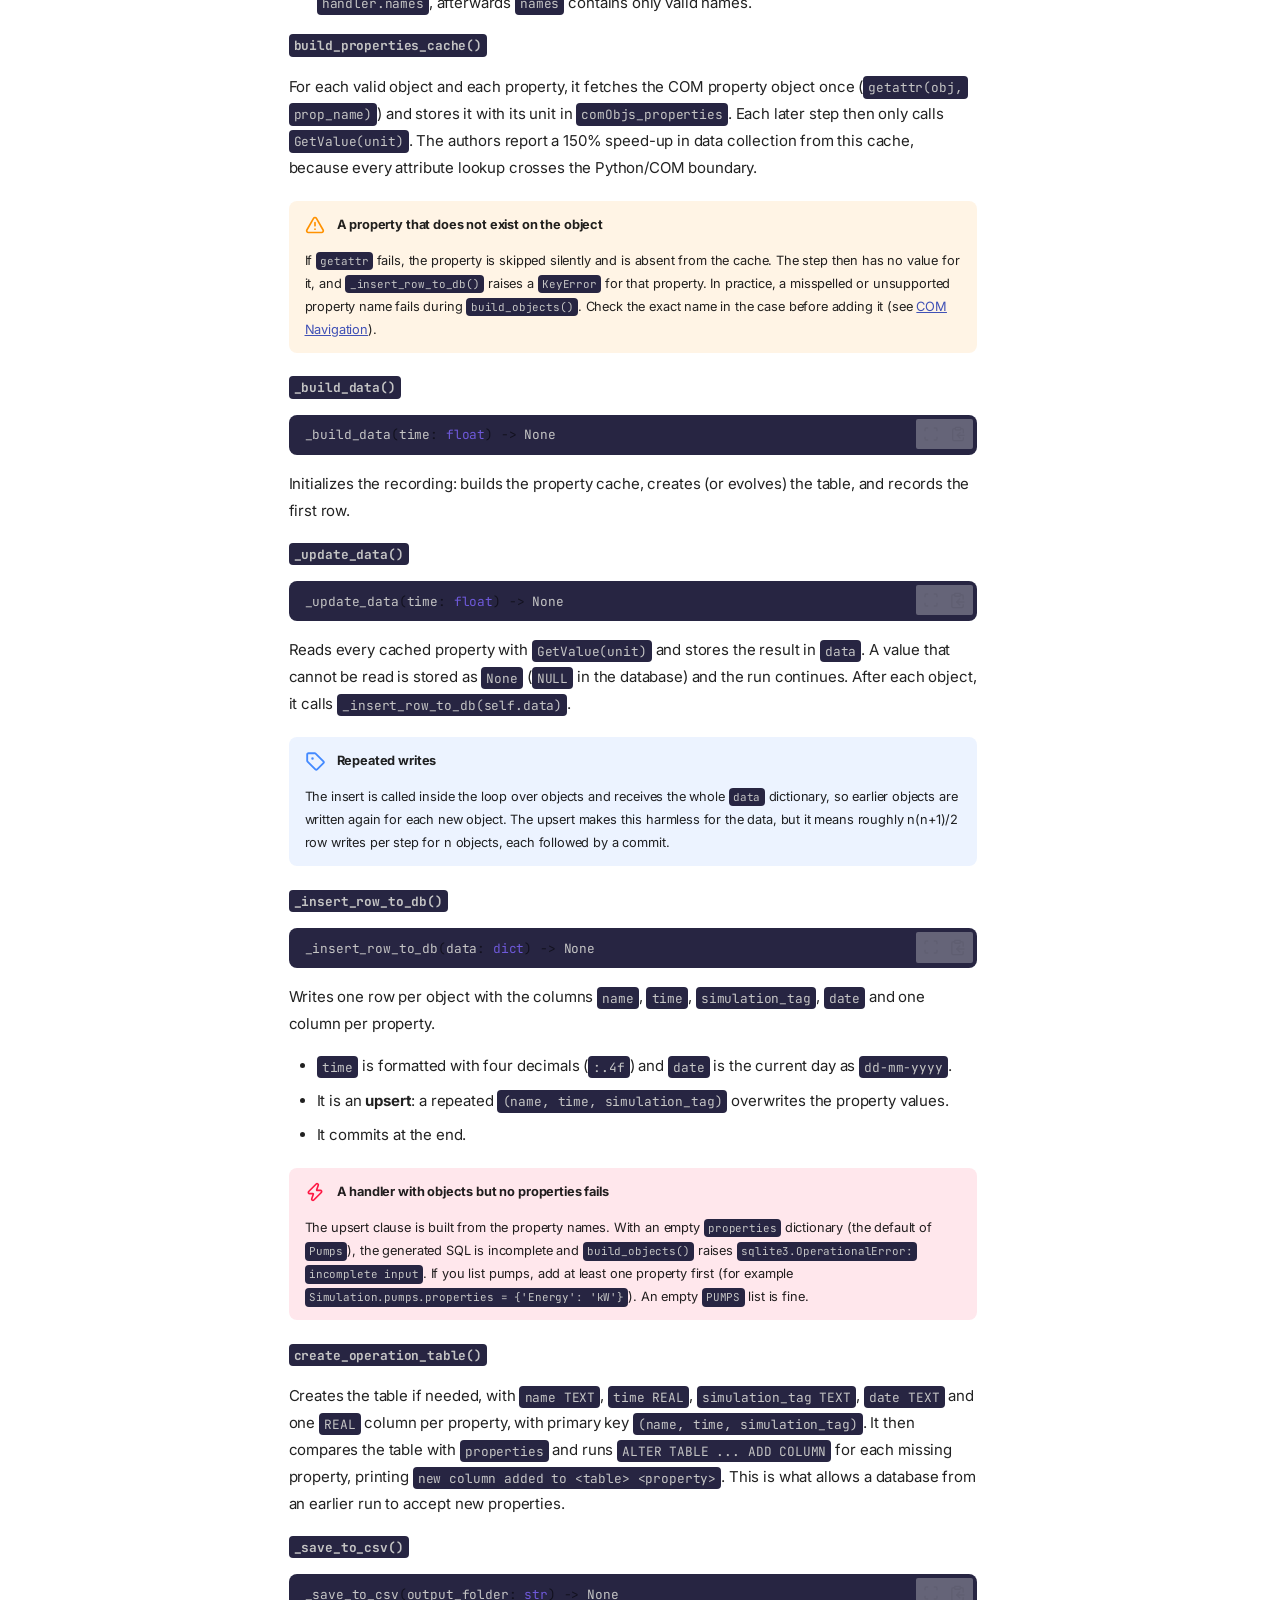
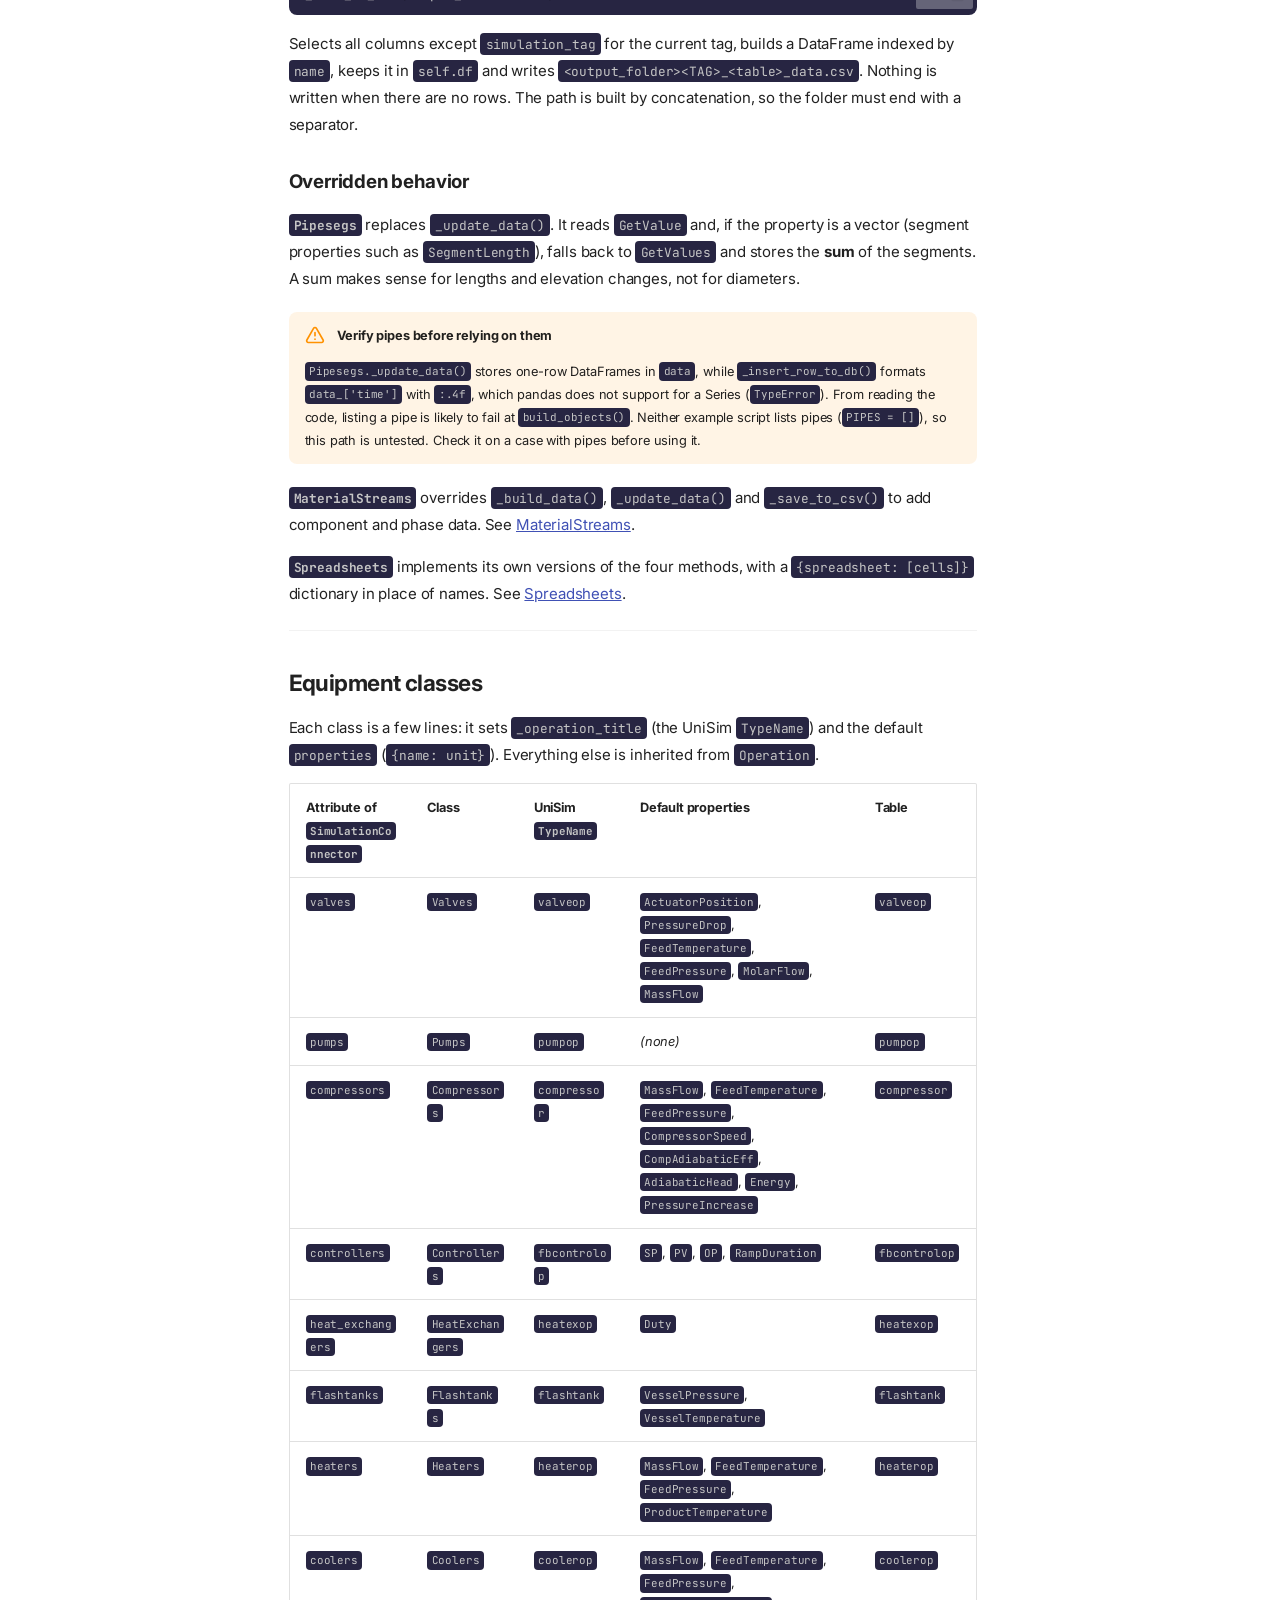
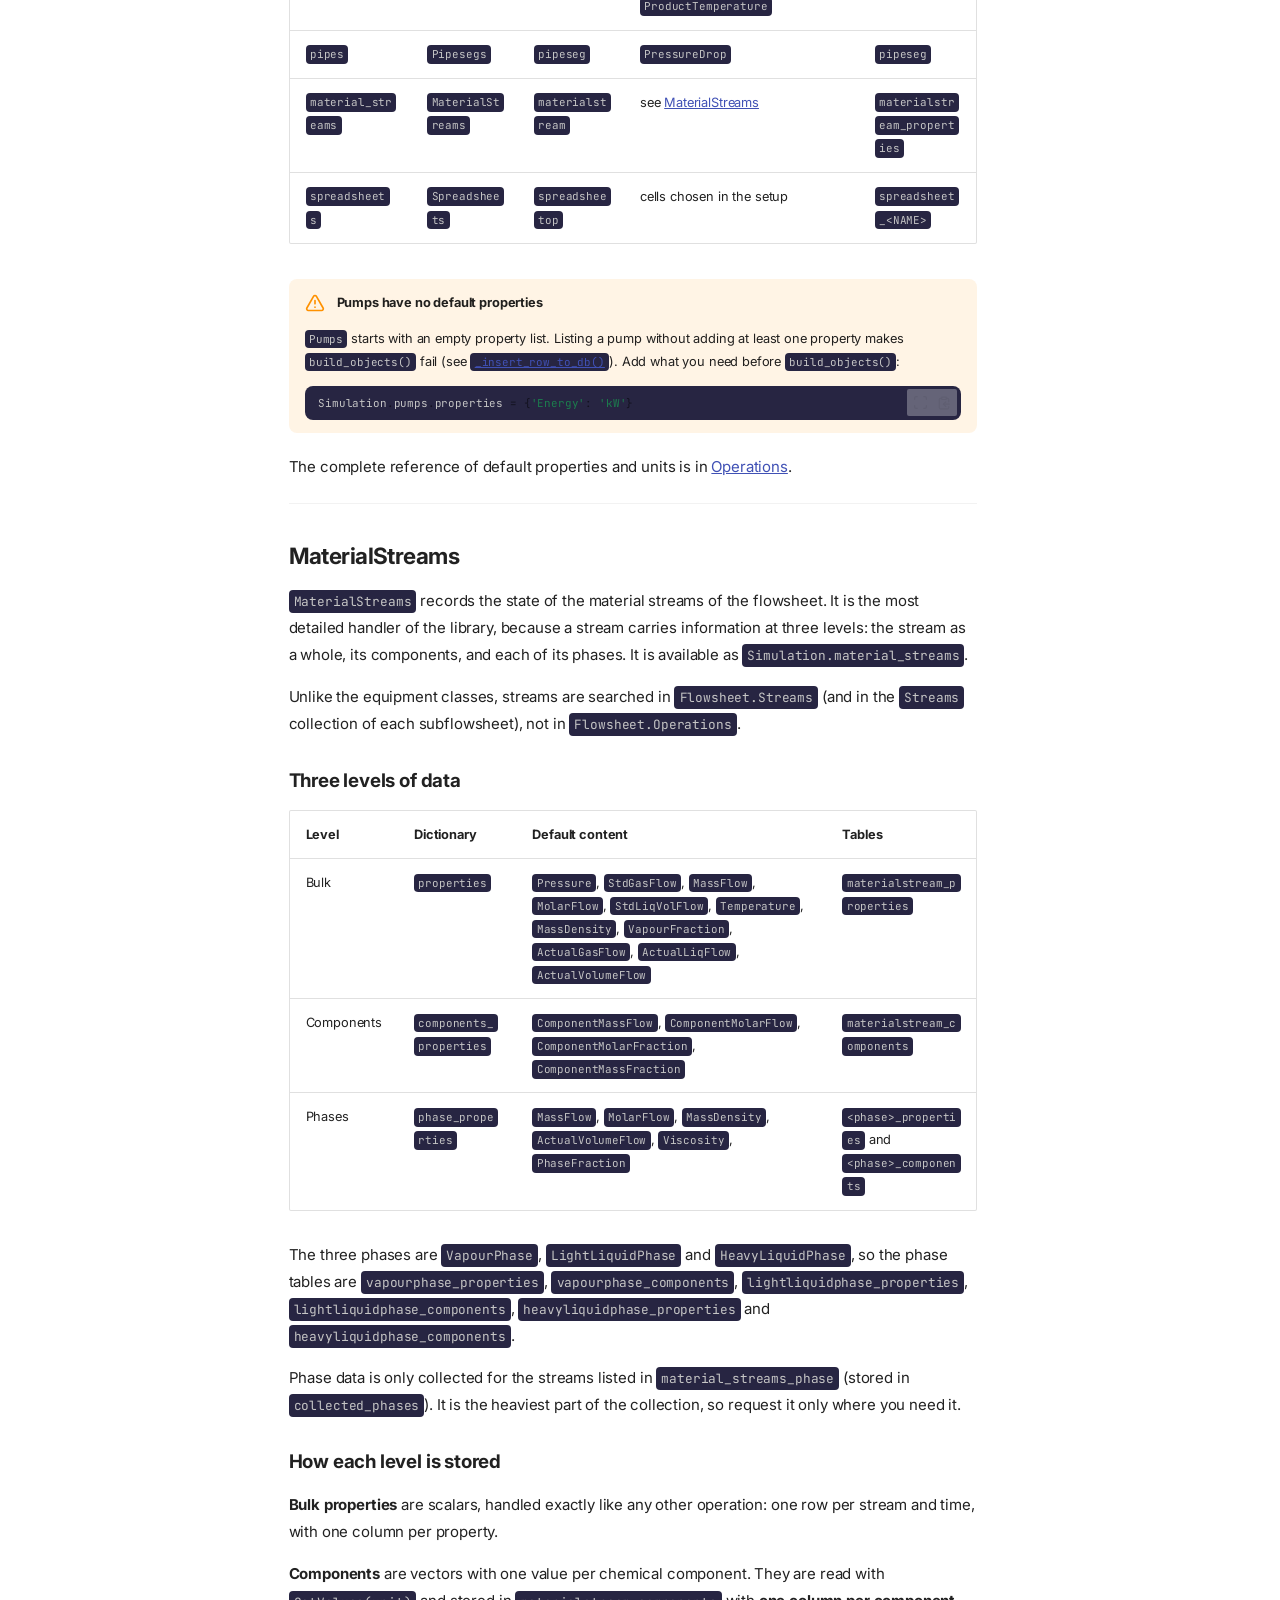
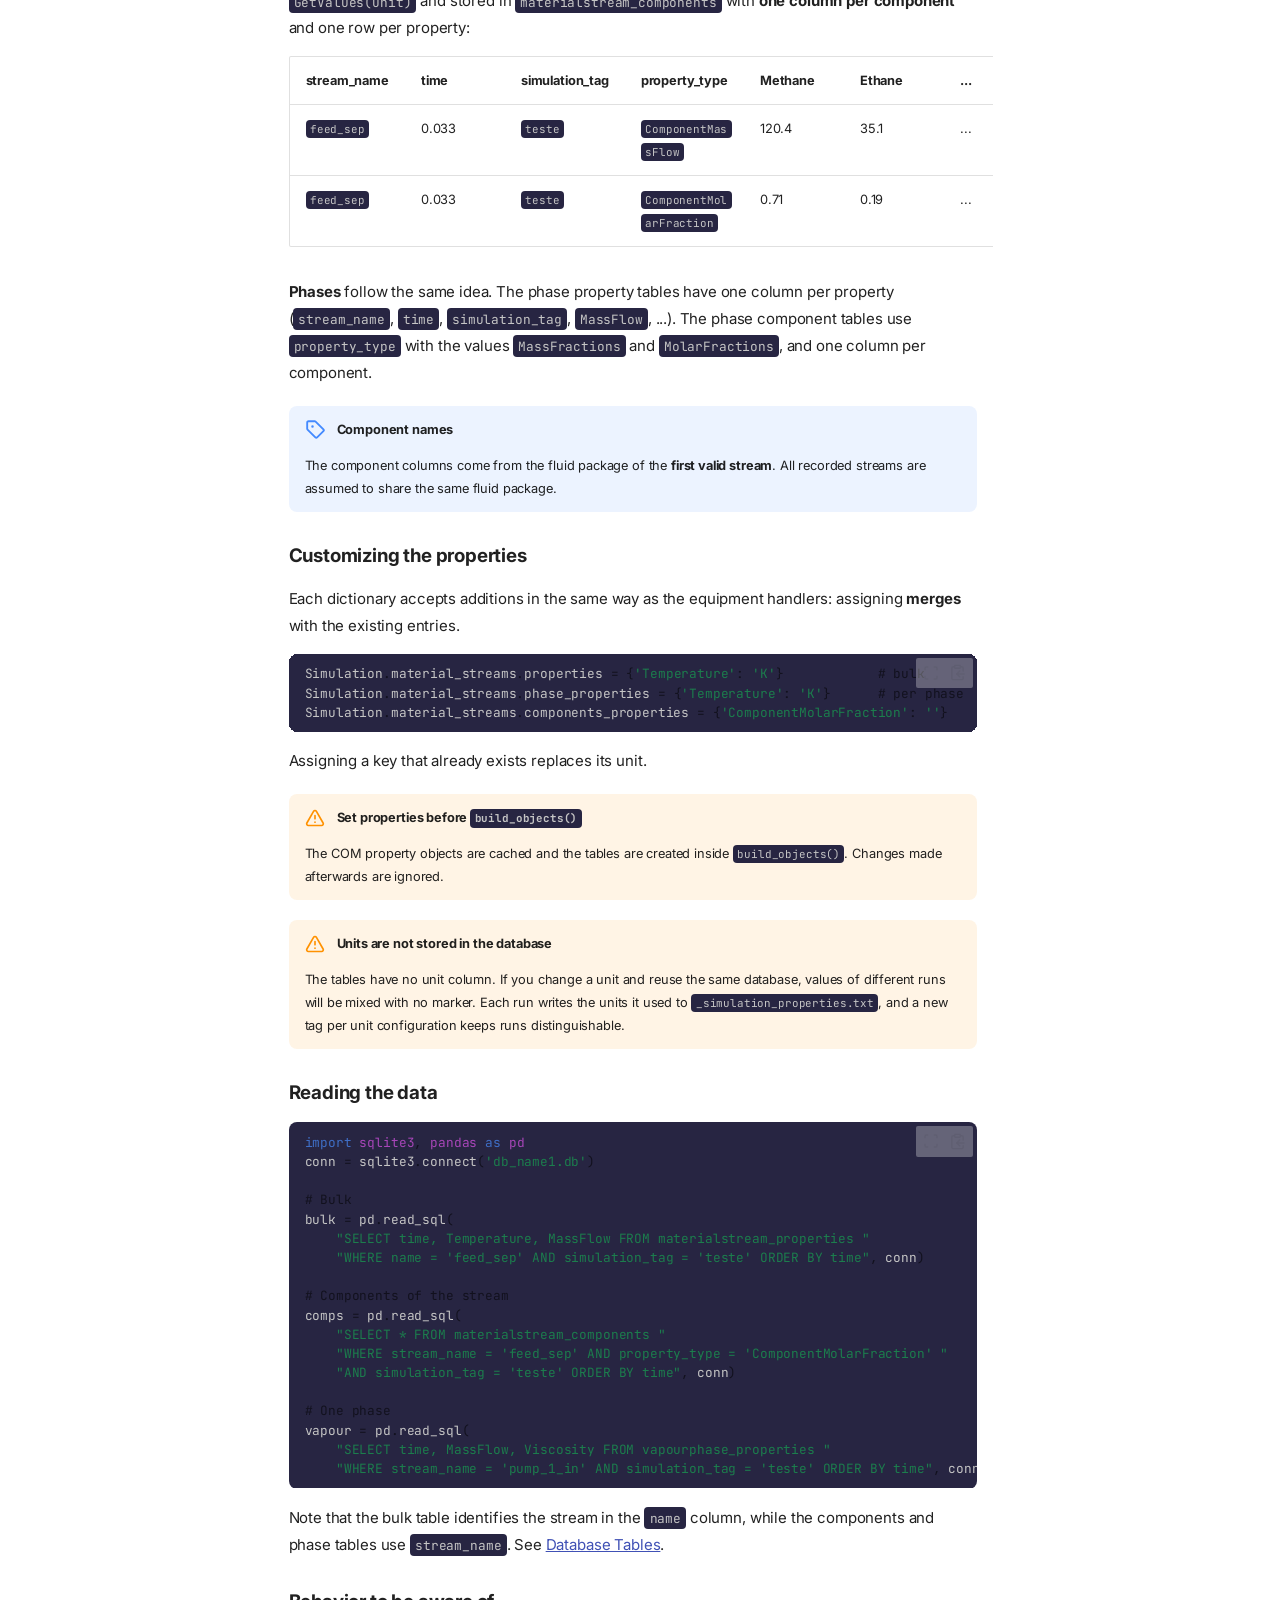
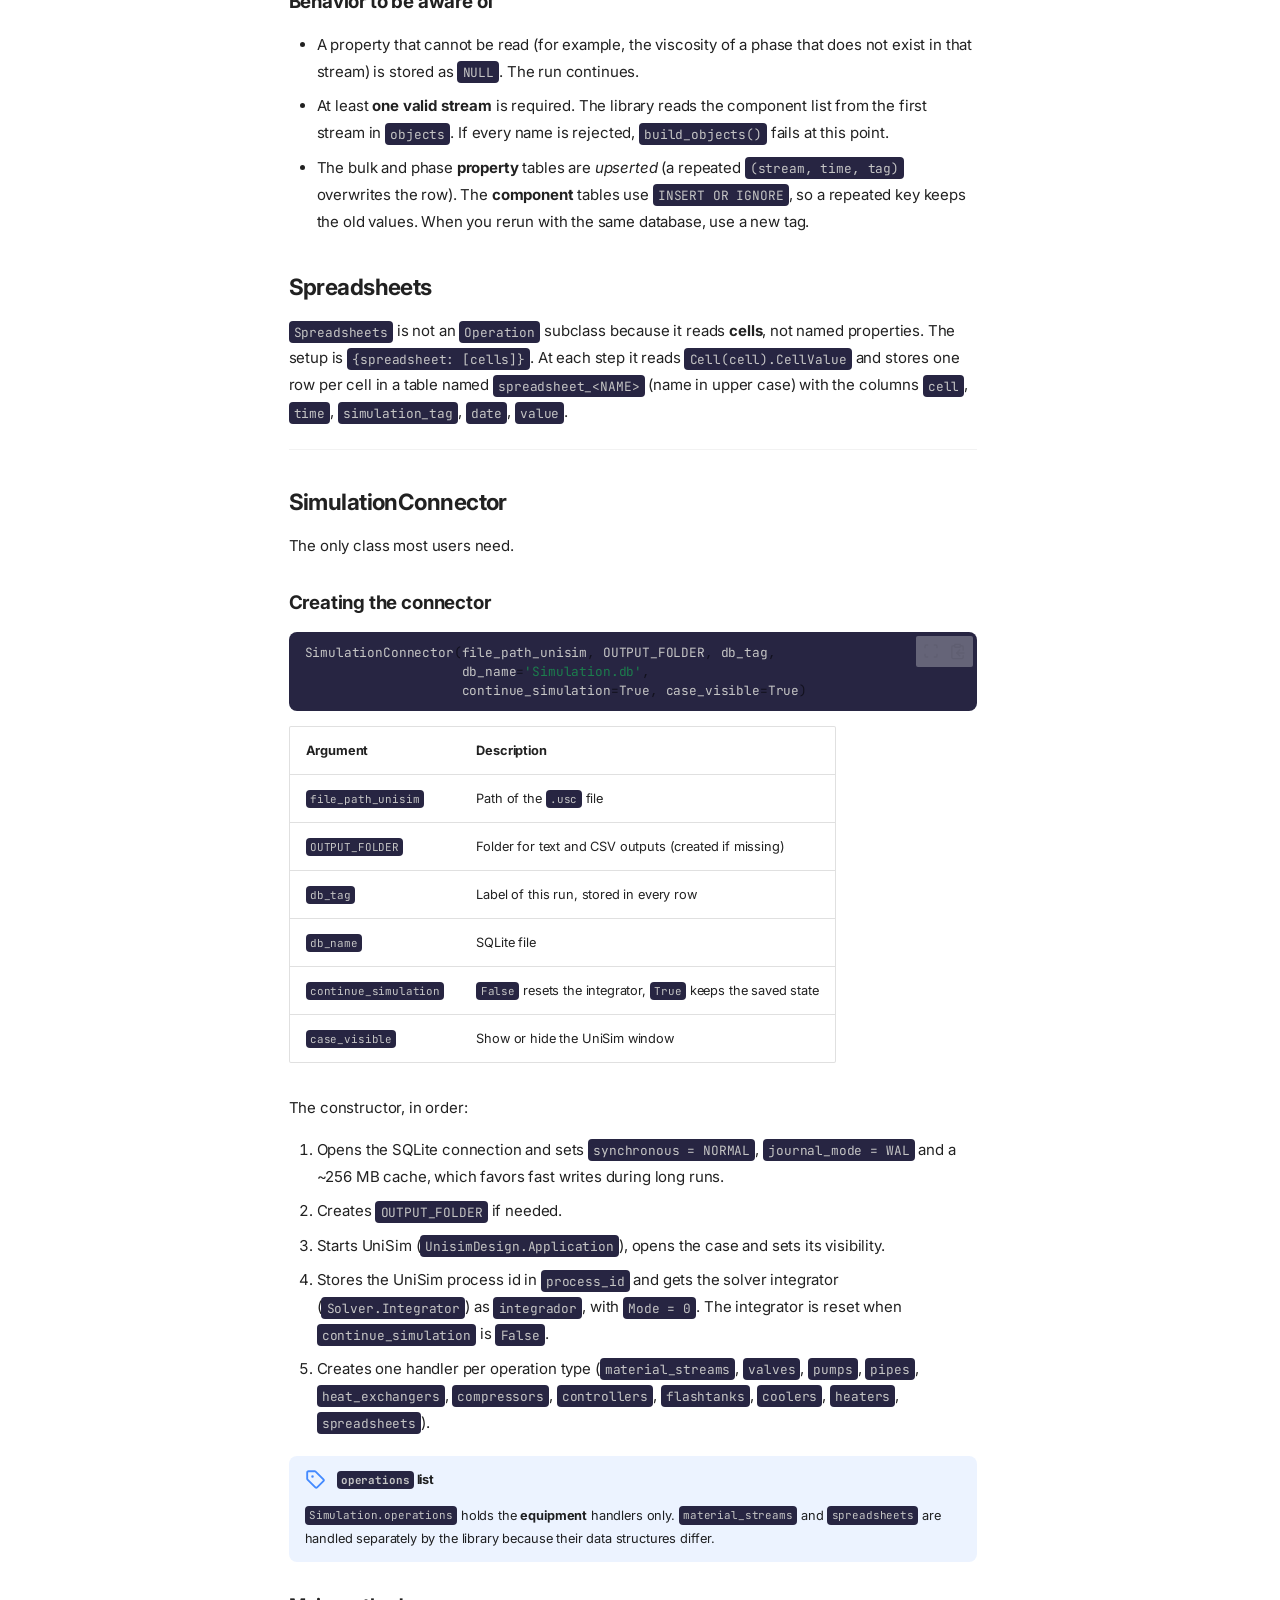
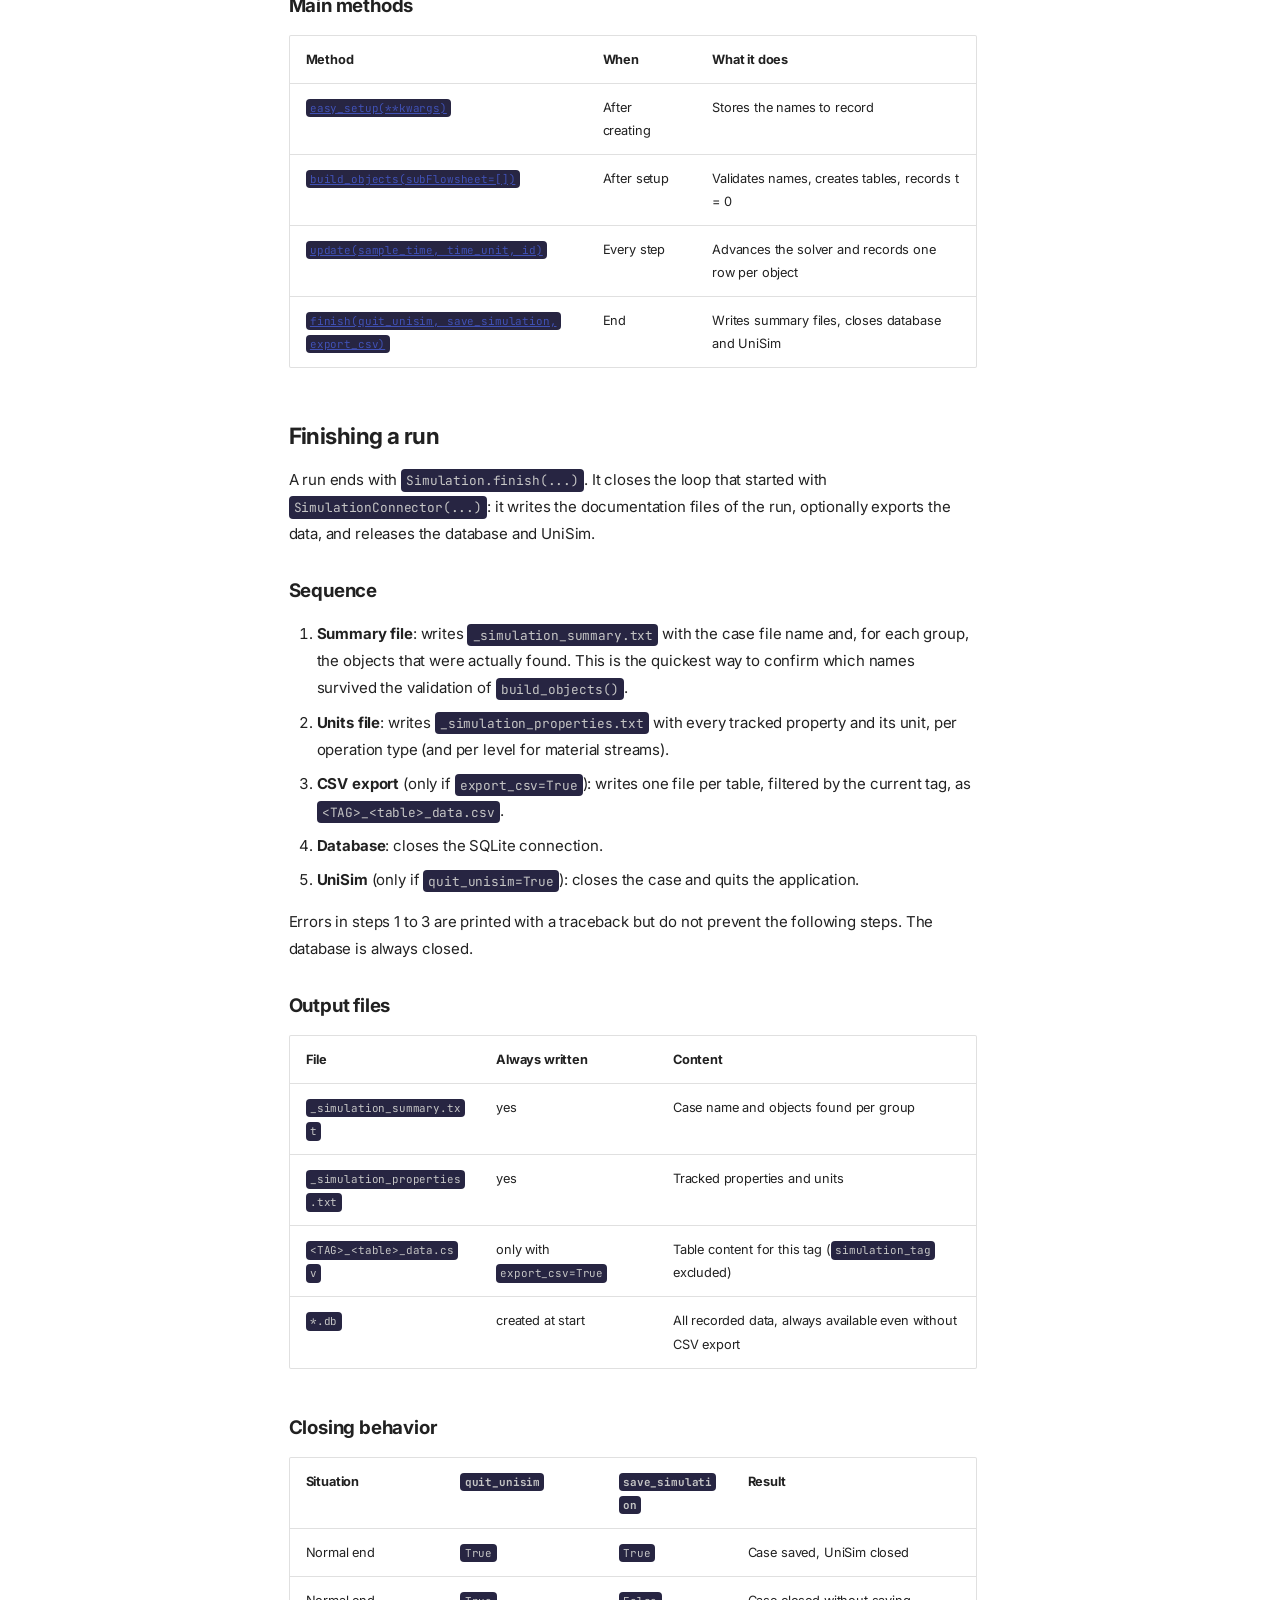
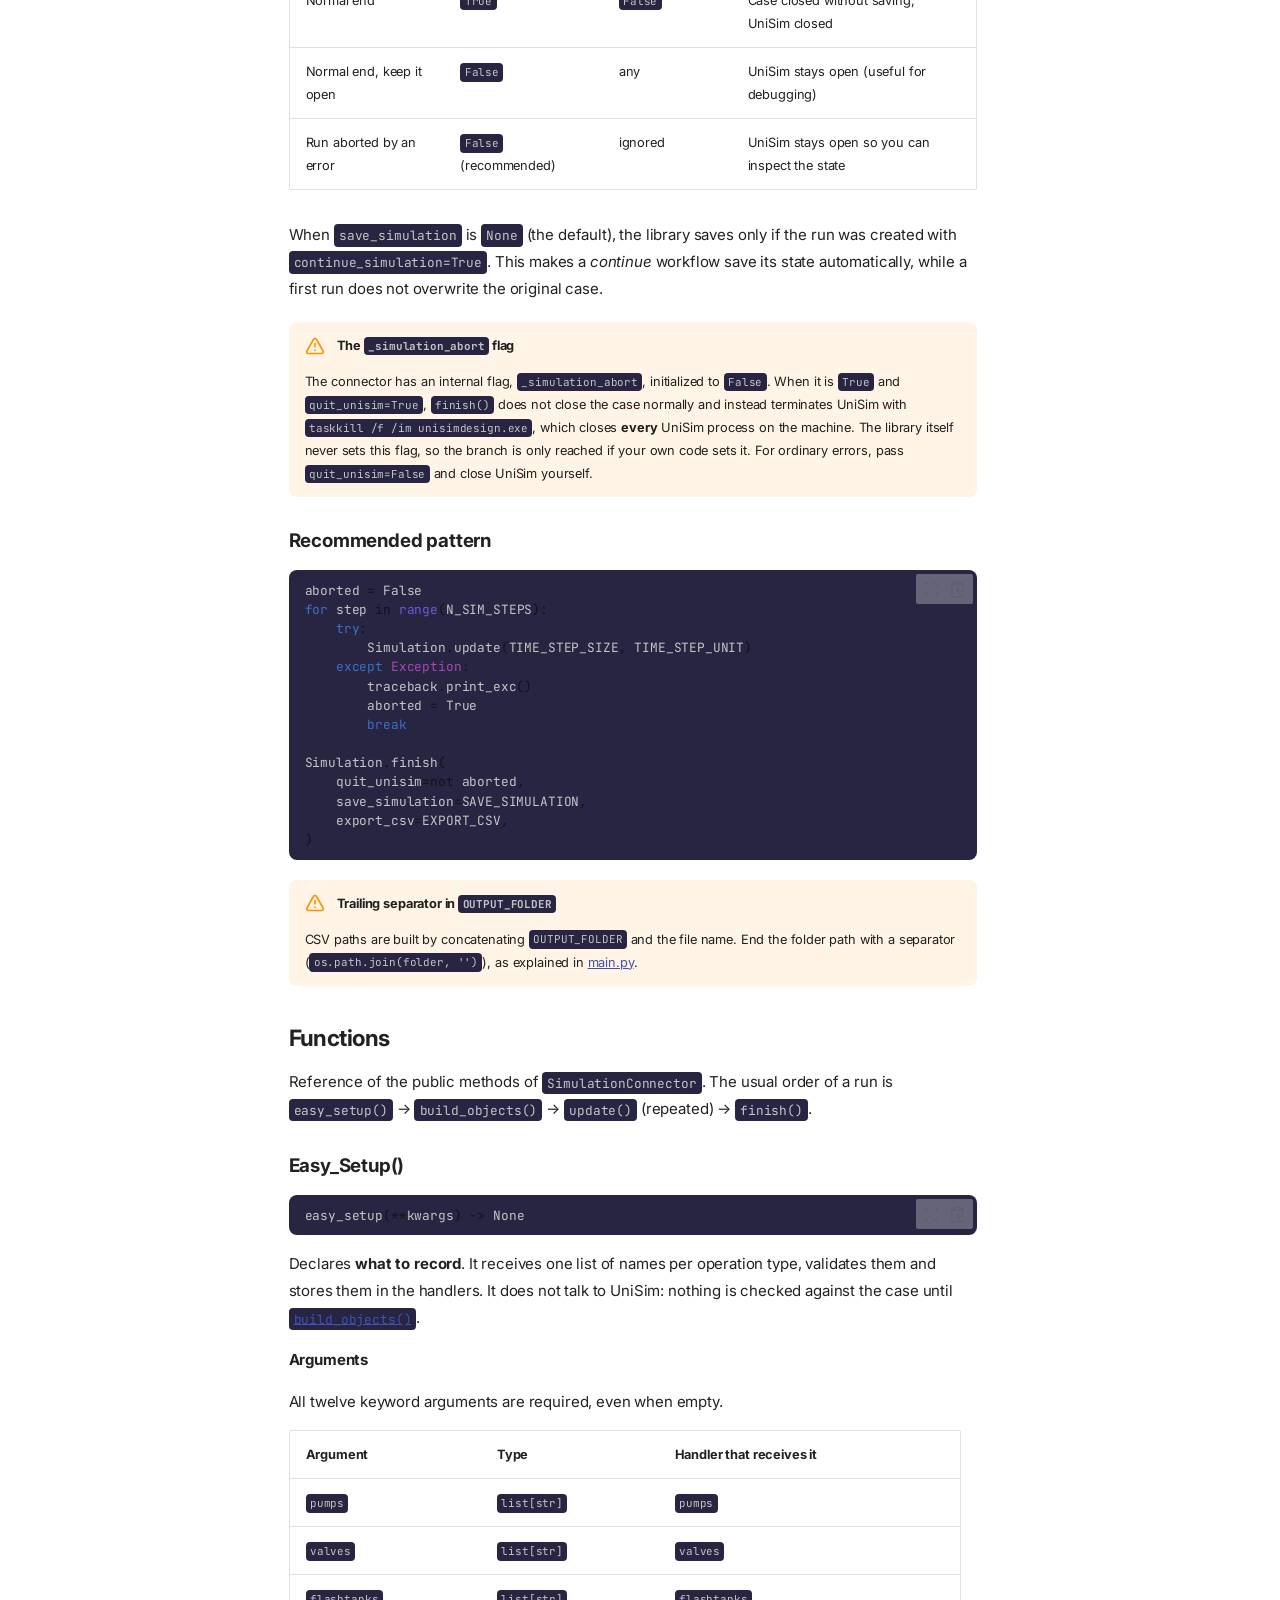
<file: site/files/unisim-connector/index.html>
<!doctype html>
<html lang="en" class="no-js">
  <head>
    
      <meta charset="utf-8">
      <meta name="viewport" content="width=device-width,initial-scale=1">
      
        <meta name="description" content="Documentation for the 3 file UniSim-Bridge framework, providing an overview of its features, installation instructions, and reference materials for users and developers.">
      
      
        <meta name="author" content="Guilherme Rocha Ribeiro">
      
      
        <link rel="canonical" href="https://guilherme-rocha-ribeiro.github.io/UniSim-Bridge/files/unisim-connector/">
      
      
      
        <link rel="prev" href="../setup/">
      
      
        <link rel="next" href="../main/">
      
      
        
      
      
      <link rel="icon" href="../../assets/images/favicon.png">
      <meta name="generator" content="zensical-0.0.71">
    
    
      
        <title>UnisimConnector.py - UniSim-Bridge Documentation</title>
      
    
    
      
        
      
      <link rel="stylesheet" href="../../assets/stylesheets/modern/main.e442bf79.min.css">
      
        
          
        
        <link rel="stylesheet" href="../../assets/stylesheets/modern/palette.b60ce83d.min.css">
      
      
  
  
    
      
      
    
  
  
  <style>:root{--md-admonition-icon--note:url('data:image/svg+xml;charset=utf-8,%3Csvg%20xmlns%3D%22http%3A//www.w3.org/2000/svg%22%20viewBox%3D%220%200%2016%2016%22%3E%3Cpath%20d%3D%22M1%207.775V2.75C1%201.784%201.784%201%202.75%201h5.025c.464%200%20.91.184%201.238.513l6.25%206.25a1.75%201.75%200%200%201%200%202.474l-5.026%205.026a1.75%201.75%200%200%201-2.474%200l-6.25-6.25A1.75%201.75%200%200%201%201%207.775m1.5%200c0%20.066.026.13.073.177l6.25%206.25a.25.25%200%200%200%20.354%200l5.025-5.025a.25.25%200%200%200%200-.354l-6.25-6.25a.25.25%200%200%200-.177-.073H2.75a.25.25%200%200%200-.25.25ZM6%205a1%201%200%201%201%200%202%201%201%200%200%201%200-2%22/%3E%3C/svg%3E');}</style>



    
    
      
    
    
      
        
        
        <link rel="preconnect" href="https://fonts.gstatic.com" crossorigin>
        <link rel="stylesheet" href="https://fonts.googleapis.com/css?family=Inter:300,300i,400,400i,500,500i,700,700i%7CJetBrains+Mono:400,400i,700,700i&amp;display=fallback">
        <style>:root{--md-text-font:"Inter";--md-code-font:"JetBrains Mono"}</style>
      
    
    
      <link rel="stylesheet" href="../../stylesheets/extra.css">
    
    <script>__md_scope=new URL("../..",location),__md_scope.pathname.endsWith("/")||(__md_scope=new URL(__md_scope.pathname+"/",location)),__md_hash=e=>[...e].reduce(((e,t)=>(e<<5)-e+t.charCodeAt(0)),0),__md_get=(e,t=localStorage,_=__md_scope)=>JSON.parse(t.getItem(_.pathname+"."+e)),__md_set=(e,t,_=localStorage,a=__md_scope)=>{try{_.setItem(a.pathname+"."+e,JSON.stringify(t))}catch(e){}},document.documentElement.setAttribute("data-platform",navigator.platform)</script>
    
      

    
    
  </head>
  
  
    
    
      
    
    
    
    
    <body dir="ltr" data-md-color-scheme="default" data-md-color-primary="indigo" data-md-color-accent="indigo">
  
    
    <input class="md-toggle" data-md-toggle="drawer" type="checkbox" id="__drawer" autocomplete="off">
    <input class="md-toggle" data-md-toggle="search" type="checkbox" id="__search" autocomplete="off">
    <label class="md-overlay" for="__drawer" aria-hidden="true"></label>
    <div data-md-component="skip">
      <a href="#__skip" class="md-skip">
        Skip to content
      </a>
    </div>
    <div data-md-component="announce">
      
    </div>
    
    
      

  

<header class="md-header md-header--shadow" data-md-component="header">
  <nav class="md-header__inner md-grid" aria-label="Header">
    <a href="../.." title="UniSim-Bridge Documentation" class="md-header__button md-logo" aria-label="UniSim-Bridge Documentation" data-md-component="logo">
      
  
  <svg xmlns="http://www.w3.org/2000/svg" fill="none" stroke="currentColor" stroke-linecap="round" stroke-linejoin="round" stroke-width="2" class="lucide lucide-book-open" viewBox="0 0 24 24"><path d="M12 5v16M20.001 19A2 2 0 0 0 22 17V5a2 2 0 0 0-1.999-2L16 3.002A5 5 0 0 0 12 5a5 5 0 0 0-4-2H4a2 2 0 0 0-2 2v12a2 2 0 0 0 1.999 2H8a5 5 0 0 1 4 2 5 5 0 0 1 4-2z"/></svg>

    </a>
    <label class="md-header__button md-icon" for="__drawer" aria-label="Navigation">
      
      <svg xmlns="http://www.w3.org/2000/svg" fill="none" stroke="currentColor" stroke-linecap="round" stroke-linejoin="round" stroke-width="2" class="lucide lucide-menu" viewBox="0 0 24 24"><path d="M4 5h16M4 12h16M4 19h16"/></svg>
    </label>
    <div class="md-header__title" data-md-component="header-title">
      <div class="md-header__ellipsis">
        <div class="md-header__topic">
          <span class="md-ellipsis">
            UniSim-Bridge Documentation
          </span>
        </div>
        <div class="md-header__topic" data-md-component="header-topic">
          <span class="md-ellipsis">
            
              UnisimConnector.py
            
          </span>
        </div>
      </div>
    </div>
    
      
        <form class="md-header__option" data-md-component="palette">
  
    
    
    
    <input class="md-option" data-md-color-media="slate" data-md-color-scheme="default" data-md-color-primary="indigo" data-md-color-accent="indigo"  aria-label="Switch to light mode"  type="radio" name="__palette" id="__palette_0">
    
      <label class="md-header__button md-icon" title="Switch to light mode" for="__palette_1" hidden>
        <svg xmlns="http://www.w3.org/2000/svg" fill="none" stroke="currentColor" stroke-linecap="round" stroke-linejoin="round" stroke-width="2" class="lucide lucide-sun-moon" viewBox="0 0 24 24"><path d="M12 2v2M14.837 16.385a6 6 0 1 1-7.223-7.222c.624-.147.97.66.715 1.248a4 4 0 0 0 5.26 5.259c.589-.255 1.396.09 1.248.715M16 12a4 4 0 0 0-4-4M19 5l-1.256 1.256M20 12h2"/></svg>
      </label>
    
  
    
    
    
    <input class="md-option" data-md-color-media="(prefers-color-scheme: light)" data-md-color-scheme="default" data-md-color-primary="indigo" data-md-color-accent="indigo"  aria-label="Switch to dark mode"  type="radio" name="__palette" id="__palette_1">
    
      <label class="md-header__button md-icon" title="Switch to dark mode" for="__palette_2" hidden>
        <svg xmlns="http://www.w3.org/2000/svg" fill="none" stroke="currentColor" stroke-linecap="round" stroke-linejoin="round" stroke-width="2" class="lucide lucide-sun" viewBox="0 0 24 24"><circle cx="12" cy="12" r="4"/><path d="M12 2v2M12 20v2M4.93 4.93l1.41 1.41M17.66 17.66l1.41 1.41M2 12h2M20 12h2M6.34 17.66l-1.41 1.41M19.07 4.93l-1.41 1.41"/></svg>
      </label>
    
  
    
    
    
    <input class="md-option" data-md-color-media="(prefers-color-scheme: dark)" data-md-color-scheme="slate" data-md-color-primary="indigo" data-md-color-accent="indigo"  aria-label="Switch to system preference"  type="radio" name="__palette" id="__palette_2">
    
      <label class="md-header__button md-icon" title="Switch to system preference" for="__palette_0" hidden>
        <svg xmlns="http://www.w3.org/2000/svg" fill="none" stroke="currentColor" stroke-linecap="round" stroke-linejoin="round" stroke-width="2" class="lucide lucide-moon" viewBox="0 0 24 24"><path d="M20.985 12.486a9 9 0 1 1-9.473-9.472c.405-.022.617.46.402.803a6 6 0 0 0 8.268 8.268c.344-.215.825-.004.803.401"/></svg>
      </label>
    
  
</form>
      
    
    
      <script>var palette=__md_get("__palette");if(palette&&palette.color){if("(prefers-color-scheme)"===palette.color.media){var media=matchMedia("(prefers-color-scheme: light)"),input=document.querySelector(media.matches?"[data-md-color-media='(prefers-color-scheme: light)']":"[data-md-color-media='(prefers-color-scheme: dark)']");palette.color.media=input.getAttribute("data-md-color-media"),palette.color.scheme=input.getAttribute("data-md-color-scheme"),palette.color.primary=input.getAttribute("data-md-color-primary"),palette.color.accent=input.getAttribute("data-md-color-accent")}for(var[key,value]of Object.entries(palette.color))document.body.setAttribute("data-md-color-"+key,value)}</script>
    
    
    
      
      
        <label class="md-header__button md-icon" for="__search" aria-label="Search">
          
          <svg xmlns="http://www.w3.org/2000/svg" fill="none" stroke="currentColor" stroke-linecap="round" stroke-linejoin="round" stroke-width="2" class="lucide lucide-search" viewBox="0 0 24 24"><path d="m21 21-4.34-4.34"/><circle cx="11" cy="11" r="8"/></svg>
        </label>
        <div class="md-search" data-md-component="search" role="dialog" aria-label="Search">
  <button type="button" class="md-search__button">
    Search
  </button>
</div>
      
    
    <div class="md-header__source">
      
        <a href="https://github.com/Guilherme-Rocha-Ribeiro/UniSim-Bridge" title="Go to repository" class="md-source" data-md-component="source">
  <div class="md-source__icon md-icon">
    
    <svg xmlns="http://www.w3.org/2000/svg" viewBox="0 0 448 512"><!--! Font Awesome Free 7.3.1 by @fontawesome - https://fontawesome.com License - https://fontawesome.com/license/free (Icons: CC BY 4.0, Fonts: SIL OFL 1.1, Code: MIT License) Copyright 2026 Fonticons, Inc.--><path fill="currentColor" d="M439.6 236.1 244 40.5c-5.4-5.5-12.8-8.5-20.4-8.5s-15 3-20.4 8.4L162.5 81l51.5 51.5c27.1-9.1 52.7 16.8 43.4 43.7l49.7 49.7c34.2-11.8 61.2 31 35.5 56.7-26.5 26.5-70.2-2.9-56-37.3L240.3 199v121.9c25.3 12.5 22.3 41.8 9.1 55-6.4 6.4-15.2 10.1-24.3 10.1s-17.8-3.6-24.3-10.1c-17.6-17.6-11.1-46.9 11.2-56v-123c-20.8-8.5-24.6-30.7-18.6-45L142.6 101 8.5 235.1C3 240.6 0 247.9 0 255.5s3 15 8.5 20.4l195.6 195.7c5.4 5.4 12.7 8.4 20.4 8.4s15-3 20.4-8.4l194.7-194.7c5.4-5.4 8.4-12.8 8.4-20.4s-3-15-8.4-20.4"/></svg>
  </div>
  <div class="md-source__repository">
    GitHub
  </div>
</a>
      
    </div>
  </nav>
  
</header>
    
    <div class="md-container" data-md-component="container">
      
      
        
          
        
      
      <main class="md-main" data-md-component="main">
        <div class="md-main__inner md-grid">
          
            
              
              <div class="md-sidebar md-sidebar--primary" data-md-component="sidebar" data-md-type="navigation" >
                <div class="md-sidebar__scrollwrap">
                  <div class="md-sidebar__inner">
                    



<nav class="md-nav md-nav--primary" aria-label="Navigation" data-md-level="0">
  <label class="md-nav__title" for="__drawer">
    <a href="../.." title="UniSim-Bridge Documentation" class="md-nav__button md-logo" aria-label="UniSim-Bridge Documentation" data-md-component="logo">
      
  
  <svg xmlns="http://www.w3.org/2000/svg" fill="none" stroke="currentColor" stroke-linecap="round" stroke-linejoin="round" stroke-width="2" class="lucide lucide-book-open" viewBox="0 0 24 24"><path d="M12 5v16M20.001 19A2 2 0 0 0 22 17V5a2 2 0 0 0-1.999-2L16 3.002A5 5 0 0 0 12 5a5 5 0 0 0-4-2H4a2 2 0 0 0-2 2v12a2 2 0 0 0 1.999 2H8a5 5 0 0 1 4 2 5 5 0 0 1 4-2z"/></svg>

    </a>
    UniSim-Bridge Documentation
  </label>
  
    <div class="md-nav__source">
      <a href="https://github.com/Guilherme-Rocha-Ribeiro/UniSim-Bridge" title="Go to repository" class="md-source" data-md-component="source">
  <div class="md-source__icon md-icon">
    
    <svg xmlns="http://www.w3.org/2000/svg" viewBox="0 0 448 512"><!--! Font Awesome Free 7.3.1 by @fontawesome - https://fontawesome.com License - https://fontawesome.com/license/free (Icons: CC BY 4.0, Fonts: SIL OFL 1.1, Code: MIT License) Copyright 2026 Fonticons, Inc.--><path fill="currentColor" d="M439.6 236.1 244 40.5c-5.4-5.5-12.8-8.5-20.4-8.5s-15 3-20.4 8.4L162.5 81l51.5 51.5c27.1-9.1 52.7 16.8 43.4 43.7l49.7 49.7c34.2-11.8 61.2 31 35.5 56.7-26.5 26.5-70.2-2.9-56-37.3L240.3 199v121.9c25.3 12.5 22.3 41.8 9.1 55-6.4 6.4-15.2 10.1-24.3 10.1s-17.8-3.6-24.3-10.1c-17.6-17.6-11.1-46.9 11.2-56v-123c-20.8-8.5-24.6-30.7-18.6-45L142.6 101 8.5 235.1C3 240.6 0 247.9 0 255.5s3 15 8.5 20.4l195.6 195.7c5.4 5.4 12.7 8.4 20.4 8.4s15-3 20.4-8.4l194.7-194.7c5.4-5.4 8.4-12.8 8.4-20.4s-3-15-8.4-20.4"/></svg>
  </div>
  <div class="md-source__repository">
    GitHub
  </div>
</a>
    </div>
  
  <ul class="md-nav__list" data-md-scrollfix>
    
      
      
  
  
  
  
    <li class="md-nav__item">
      <a href="../.." class="md-nav__link">
        
  
  
  <span class="md-ellipsis">
    
  
  Overview

    
  </span>
  
  

      </a>
    </li>
  

    
      
      
  
  
  
  
    
    
      
        
      
        
      
    
    
    
      
        
        
      
    
    
    <li class="md-nav__item md-nav__item--section md-nav__item--nested">
      
        
        
        <input class="md-nav__toggle md-toggle " type="checkbox" id="__nav_2" >
        
          
          <label class="md-nav__link" for="__nav_2" id="__nav_2_label" tabindex="">
            
  
  
  <span class="md-ellipsis">
    
  
  Getting Started

    
  </span>
  
  

            <span class="md-nav__icon md-icon"></span>
          </label>
        
        
          <nav class="md-nav" data-md-level="1" aria-labelledby="__nav_2_label" aria-expanded="false">
            <label class="md-nav__title" for="__nav_2">
              <span class="md-nav__icon md-icon"></span>
              
  
  Getting Started

            </label>
            <ul class="md-nav__list" data-md-scrollfix>
              
                
                  
  
  
  
  
    <li class="md-nav__item">
      <a href="../../getting-started/installation/" class="md-nav__link">
        
  
  
  <span class="md-ellipsis">
    
  
  Installation

    
  </span>
  
  

      </a>
    </li>
  

                
              
                
                  
  
  
  
  
    <li class="md-nav__item">
      <a href="../../getting-started/first-simulation/" class="md-nav__link">
        
  
  
  <span class="md-ellipsis">
    
  
  First Simulation

    
  </span>
  
  

      </a>
    </li>
  

                
              
            </ul>
          </nav>
        
      
    </li>
  

    
      
      
  
  
    
  
  
  
    
    
      
        
      
        
      
        
      
    
    
    
      
        
        
      
    
    
    <li class="md-nav__item md-nav__item--active md-nav__item--section md-nav__item--nested">
      
        
        
        <input class="md-nav__toggle md-toggle " type="checkbox" id="__nav_3" checked>
        
          
          <label class="md-nav__link" for="__nav_3" id="__nav_3_label" tabindex="">
            
  
  
  <span class="md-ellipsis">
    
  
  Files

    
  </span>
  
  

            <span class="md-nav__icon md-icon"></span>
          </label>
        
        
          <nav class="md-nav" data-md-level="1" aria-labelledby="__nav_3_label" aria-expanded="true">
            <label class="md-nav__title" for="__nav_3">
              <span class="md-nav__icon md-icon"></span>
              
  
  Files

            </label>
            <ul class="md-nav__list" data-md-scrollfix>
              
                
                  
  
  
  
  
    <li class="md-nav__item">
      <a href="../setup/" class="md-nav__link">
        
  
  
  <span class="md-ellipsis">
    
  
  setup.py

    
  </span>
  
  

      </a>
    </li>
  

                
              
                
                  
  
  
    
  
  
  
    <li class="md-nav__item md-nav__item--active">
      
      
      
      
        
      
      
        <label class="md-nav__link md-nav__link--active" for="__toc">
          
  
  
  <span class="md-ellipsis">
    
  
  UnisimConnector.py

    
  </span>
  
  

          <span class="md-nav__icon md-icon"></span>
        </label>
      
      <a href="././" class="md-nav__link md-nav__link--active">
        
  
  
  <span class="md-ellipsis">
    
  
  UnisimConnector.py

    
  </span>
  
  

      </a>
      
        


<nav class="md-nav md-nav--secondary" aria-label="On this page">
  
  
  
    
  
  
    <label class="md-nav__title" for="__toc">
      <span class="md-nav__icon md-icon"></span>
      On this page
    </label>
    <ul class="md-nav__list" data-md-component="toc" data-md-scrollfix>
      
        <li class="md-nav__item">
  <a href="#file-layout" class="md-nav__link">
    <span class="md-ellipsis">
      <span class="md-typeset">
        File layout
      </span>
    </span>
  </a>
  
</li>
      
        <li class="md-nav__item">
  <a href="#operation" class="md-nav__link">
    <span class="md-ellipsis">
      <span class="md-typeset">
        Operation
      </span>
    </span>
  </a>
  
    <nav class="md-nav" aria-label="Operation">
      <ul class="md-nav__list">
        
          <li class="md-nav__item">
  <a href="#class-structure" class="md-nav__link">
    <span class="md-ellipsis">
      <span class="md-typeset">
        Class structure
      </span>
    </span>
  </a>
  
</li>
        
          <li class="md-nav__item">
  <a href="#constructor-and-attributes" class="md-nav__link">
    <span class="md-ellipsis">
      <span class="md-typeset">
        Constructor and attributes
      </span>
    </span>
  </a>
  
</li>
        
          <li class="md-nav__item">
  <a href="#public-interface" class="md-nav__link">
    <span class="md-ellipsis">
      <span class="md-typeset">
        Public interface
      </span>
    </span>
  </a>
  
</li>
        
          <li class="md-nav__item">
  <a href="#interface-used-by-the-connector" class="md-nav__link">
    <span class="md-ellipsis">
      <span class="md-typeset">
        Interface used by the connector
      </span>
    </span>
  </a>
  
</li>
        
          <li class="md-nav__item">
  <a href="#life-cycle" class="md-nav__link">
    <span class="md-ellipsis">
      <span class="md-typeset">
        Life cycle
      </span>
    </span>
  </a>
  
</li>
        
          <li class="md-nav__item">
  <a href="#methods" class="md-nav__link">
    <span class="md-ellipsis">
      <span class="md-typeset">
        Methods
      </span>
    </span>
  </a>
  
    <nav class="md-nav" aria-label="Methods">
      <ul class="md-nav__list">
        
          <li class="md-nav__item">
  <a href="#_build_object" class="md-nav__link">
    <span class="md-ellipsis">
      <span class="md-typeset">
        <code>_build_object()</code>
      </span>
    </span>
  </a>
  
</li>
        
          <li class="md-nav__item">
  <a href="#build_properties_cache" class="md-nav__link">
    <span class="md-ellipsis">
      <span class="md-typeset">
        <code>build_properties_cache()</code>
      </span>
    </span>
  </a>
  
</li>
        
          <li class="md-nav__item">
  <a href="#_build_data" class="md-nav__link">
    <span class="md-ellipsis">
      <span class="md-typeset">
        <code>_build_data()</code>
      </span>
    </span>
  </a>
  
</li>
        
          <li class="md-nav__item">
  <a href="#_update_data" class="md-nav__link">
    <span class="md-ellipsis">
      <span class="md-typeset">
        <code>_update_data()</code>
      </span>
    </span>
  </a>
  
</li>
        
          <li class="md-nav__item">
  <a href="#_insert_row_to_db" class="md-nav__link">
    <span class="md-ellipsis">
      <span class="md-typeset">
        <code>_insert_row_to_db()</code>
      </span>
    </span>
  </a>
  
</li>
        
          <li class="md-nav__item">
  <a href="#create_operation_table" class="md-nav__link">
    <span class="md-ellipsis">
      <span class="md-typeset">
        <code>create_operation_table()</code>
      </span>
    </span>
  </a>
  
</li>
        
          <li class="md-nav__item">
  <a href="#_save_to_csv" class="md-nav__link">
    <span class="md-ellipsis">
      <span class="md-typeset">
        <code>_save_to_csv()</code>
      </span>
    </span>
  </a>
  
</li>
        
      </ul>
    </nav>
  
</li>
        
          <li class="md-nav__item">
  <a href="#overridden-behavior" class="md-nav__link">
    <span class="md-ellipsis">
      <span class="md-typeset">
        Overridden behavior
      </span>
    </span>
  </a>
  
</li>
        
      </ul>
    </nav>
  
</li>
      
        <li class="md-nav__item">
  <a href="#equipment-classes" class="md-nav__link">
    <span class="md-ellipsis">
      <span class="md-typeset">
        Equipment classes
      </span>
    </span>
  </a>
  
</li>
      
        <li class="md-nav__item">
  <a href="#materialstreams" class="md-nav__link">
    <span class="md-ellipsis">
      <span class="md-typeset">
        MaterialStreams
      </span>
    </span>
  </a>
  
    <nav class="md-nav" aria-label="MaterialStreams">
      <ul class="md-nav__list">
        
          <li class="md-nav__item">
  <a href="#three-levels-of-data" class="md-nav__link">
    <span class="md-ellipsis">
      <span class="md-typeset">
        Three levels of data
      </span>
    </span>
  </a>
  
</li>
        
          <li class="md-nav__item">
  <a href="#how-each-level-is-stored" class="md-nav__link">
    <span class="md-ellipsis">
      <span class="md-typeset">
        How each level is stored
      </span>
    </span>
  </a>
  
</li>
        
          <li class="md-nav__item">
  <a href="#customizing-the-properties" class="md-nav__link">
    <span class="md-ellipsis">
      <span class="md-typeset">
        Customizing the properties
      </span>
    </span>
  </a>
  
</li>
        
          <li class="md-nav__item">
  <a href="#reading-the-data" class="md-nav__link">
    <span class="md-ellipsis">
      <span class="md-typeset">
        Reading the data
      </span>
    </span>
  </a>
  
</li>
        
          <li class="md-nav__item">
  <a href="#behavior-to-be-aware-of" class="md-nav__link">
    <span class="md-ellipsis">
      <span class="md-typeset">
        Behavior to be aware of
      </span>
    </span>
  </a>
  
</li>
        
      </ul>
    </nav>
  
</li>
      
        <li class="md-nav__item">
  <a href="#spreadsheets" class="md-nav__link">
    <span class="md-ellipsis">
      <span class="md-typeset">
        Spreadsheets
      </span>
    </span>
  </a>
  
</li>
      
        <li class="md-nav__item">
  <a href="#simulationconnector" class="md-nav__link">
    <span class="md-ellipsis">
      <span class="md-typeset">
        SimulationConnector
      </span>
    </span>
  </a>
  
    <nav class="md-nav" aria-label="SimulationConnector">
      <ul class="md-nav__list">
        
          <li class="md-nav__item">
  <a href="#creating-the-connector" class="md-nav__link">
    <span class="md-ellipsis">
      <span class="md-typeset">
        Creating the connector
      </span>
    </span>
  </a>
  
</li>
        
          <li class="md-nav__item">
  <a href="#main-methods" class="md-nav__link">
    <span class="md-ellipsis">
      <span class="md-typeset">
        Main methods
      </span>
    </span>
  </a>
  
</li>
        
      </ul>
    </nav>
  
</li>
      
        <li class="md-nav__item">
  <a href="#finishing-a-run" class="md-nav__link">
    <span class="md-ellipsis">
      <span class="md-typeset">
        Finishing a run
      </span>
    </span>
  </a>
  
    <nav class="md-nav" aria-label="Finishing a run">
      <ul class="md-nav__list">
        
          <li class="md-nav__item">
  <a href="#sequence" class="md-nav__link">
    <span class="md-ellipsis">
      <span class="md-typeset">
        Sequence
      </span>
    </span>
  </a>
  
</li>
        
          <li class="md-nav__item">
  <a href="#output-files" class="md-nav__link">
    <span class="md-ellipsis">
      <span class="md-typeset">
        Output files
      </span>
    </span>
  </a>
  
</li>
        
          <li class="md-nav__item">
  <a href="#closing-behavior" class="md-nav__link">
    <span class="md-ellipsis">
      <span class="md-typeset">
        Closing behavior
      </span>
    </span>
  </a>
  
</li>
        
          <li class="md-nav__item">
  <a href="#recommended-pattern" class="md-nav__link">
    <span class="md-ellipsis">
      <span class="md-typeset">
        Recommended pattern
      </span>
    </span>
  </a>
  
</li>
        
      </ul>
    </nav>
  
</li>
      
        <li class="md-nav__item">
  <a href="#functions" class="md-nav__link">
    <span class="md-ellipsis">
      <span class="md-typeset">
        Functions
      </span>
    </span>
  </a>
  
    <nav class="md-nav" aria-label="Functions">
      <ul class="md-nav__list">
        
          <li class="md-nav__item">
  <a href="#easy_setup" class="md-nav__link">
    <span class="md-ellipsis">
      <span class="md-typeset">
        Easy_Setup()
      </span>
    </span>
  </a>
  
    <nav class="md-nav" aria-label="Easy_Setup()">
      <ul class="md-nav__list">
        
          <li class="md-nav__item">
  <a href="#arguments" class="md-nav__link">
    <span class="md-ellipsis">
      <span class="md-typeset">
        Arguments
      </span>
    </span>
  </a>
  
</li>
        
          <li class="md-nav__item">
  <a href="#what-it-does" class="md-nav__link">
    <span class="md-ellipsis">
      <span class="md-typeset">
        What it does
      </span>
    </span>
  </a>
  
</li>
        
          <li class="md-nav__item">
  <a href="#example" class="md-nav__link">
    <span class="md-ellipsis">
      <span class="md-typeset">
        Example
      </span>
    </span>
  </a>
  
</li>
        
          <li class="md-nav__item">
  <a href="#notes" class="md-nav__link">
    <span class="md-ellipsis">
      <span class="md-typeset">
        Notes
      </span>
    </span>
  </a>
  
</li>
        
      </ul>
    </nav>
  
</li>
        
          <li class="md-nav__item">
  <a href="#build_objects" class="md-nav__link">
    <span class="md-ellipsis">
      <span class="md-typeset">
        Build_Objects()
      </span>
    </span>
  </a>
  
</li>
        
          <li class="md-nav__item">
  <a href="#update" class="md-nav__link">
    <span class="md-ellipsis">
      <span class="md-typeset">
        Update()
      </span>
    </span>
  </a>
  
</li>
        
          <li class="md-nav__item">
  <a href="#finish" class="md-nav__link">
    <span class="md-ellipsis">
      <span class="md-typeset">
        Finish()
      </span>
    </span>
  </a>
  
</li>
        
          <li class="md-nav__item">
  <a href="#discovery-helpers" class="md-nav__link">
    <span class="md-ellipsis">
      <span class="md-typeset">
        Discovery helpers
      </span>
    </span>
  </a>
  
</li>
        
          <li class="md-nav__item">
  <a href="#custom-database-methods" class="md-nav__link">
    <span class="md-ellipsis">
      <span class="md-typeset">
        Custom database methods
      </span>
    </span>
  </a>
  
</li>
        
      </ul>
    </nav>
  
</li>
      
        <li class="md-nav__item">
  <a href="#database" class="md-nav__link">
    <span class="md-ellipsis">
      <span class="md-typeset">
        Database
      </span>
    </span>
  </a>
  
</li>
      
        <li class="md-nav__item">
  <a href="#extending-the-library" class="md-nav__link">
    <span class="md-ellipsis">
      <span class="md-typeset">
        Extending the library
      </span>
    </span>
  </a>
  
</li>
      
        <li class="md-nav__item">
  <a href="#known-limitations" class="md-nav__link">
    <span class="md-ellipsis">
      <span class="md-typeset">
        Known limitations
      </span>
    </span>
  </a>
  
</li>
      
    </ul>
  
</nav>
      
    </li>
  

                
              
                
                  
  
  
  
  
    <li class="md-nav__item">
      <a href="../main/" class="md-nav__link">
        
  
  
  <span class="md-ellipsis">
    
  
  main.py

    
  </span>
  
  

      </a>
    </li>
  

                
              
            </ul>
          </nav>
        
      
    </li>
  

    
      
      
  
  
  
  
    
    
      
        
      
        
      
        
      
        
      
    
    
    
      
        
        
      
    
    
    <li class="md-nav__item md-nav__item--section md-nav__item--nested">
      
        
        
        <input class="md-nav__toggle md-toggle " type="checkbox" id="__nav_4" >
        
          
          <label class="md-nav__link" for="__nav_4" id="__nav_4_label" tabindex="">
            
  
  
  <span class="md-ellipsis">
    
  
  Reference

    
  </span>
  
  

            <span class="md-nav__icon md-icon"></span>
          </label>
        
        
          <nav class="md-nav" data-md-level="1" aria-labelledby="__nav_4_label" aria-expanded="false">
            <label class="md-nav__title" for="__nav_4">
              <span class="md-nav__icon md-icon"></span>
              
  
  Reference

            </label>
            <ul class="md-nav__list" data-md-scrollfix>
              
                
                  
  
  
  
  
    <li class="md-nav__item">
      <a href="../../reference/operations-reference/" class="md-nav__link">
        
  
  
  <span class="md-ellipsis">
    
  
  Operations

    
  </span>
  
  

      </a>
    </li>
  

                
              
                
                  
  
  
  
  
    <li class="md-nav__item">
      <a href="../../reference/com-navigation/" class="md-nav__link">
        
  
  
  <span class="md-ellipsis">
    
  
  COM Navigation

    
  </span>
  
  

      </a>
    </li>
  

                
              
                
                  
  
  
  
  
    <li class="md-nav__item">
      <a href="../../reference/properties-reference/" class="md-nav__link">
        
  
  
  <span class="md-ellipsis">
    
  
  Object Properties

    
  </span>
  
  

      </a>
    </li>
  

                
              
                
                  
  
  
  
  
    <li class="md-nav__item">
      <a href="../../reference/utilities-functions/" class="md-nav__link">
        
  
  
  <span class="md-ellipsis">
    
  
  Utilities Functions

    
  </span>
  
  

      </a>
    </li>
  

                
              
            </ul>
          </nav>
        
      
    </li>
  

    
  </ul>
</nav>
                  </div>
                </div>
              </div>
            
            
              
              <div class="md-sidebar md-sidebar--secondary" data-md-component="sidebar" data-md-type="toc" >
                <div class="md-sidebar__scrollwrap">
                  
                    
                    
                    
                      
                    
                    
                      <input class="md-nav__toggle md-toggle" type="checkbox" id="__toc">
                      <div class="md-sidebar-button__wrapper">
                        <label class="md-sidebar-button" for="__toc"></label>
                      </div>
                    
                  
                  <div class="md-sidebar__inner">
                    


<nav class="md-nav md-nav--secondary" aria-label="On this page">
  
  
  
    
  
  
    <label class="md-nav__title" for="__toc">
      <span class="md-nav__icon md-icon"></span>
      On this page
    </label>
    <ul class="md-nav__list" data-md-component="toc" data-md-scrollfix>
      
        <li class="md-nav__item">
  <a href="#file-layout" class="md-nav__link">
    <span class="md-ellipsis">
      <span class="md-typeset">
        File layout
      </span>
    </span>
  </a>
  
</li>
      
        <li class="md-nav__item">
  <a href="#operation" class="md-nav__link">
    <span class="md-ellipsis">
      <span class="md-typeset">
        Operation
      </span>
    </span>
  </a>
  
    <nav class="md-nav" aria-label="Operation">
      <ul class="md-nav__list">
        
          <li class="md-nav__item">
  <a href="#class-structure" class="md-nav__link">
    <span class="md-ellipsis">
      <span class="md-typeset">
        Class structure
      </span>
    </span>
  </a>
  
</li>
        
          <li class="md-nav__item">
  <a href="#constructor-and-attributes" class="md-nav__link">
    <span class="md-ellipsis">
      <span class="md-typeset">
        Constructor and attributes
      </span>
    </span>
  </a>
  
</li>
        
          <li class="md-nav__item">
  <a href="#public-interface" class="md-nav__link">
    <span class="md-ellipsis">
      <span class="md-typeset">
        Public interface
      </span>
    </span>
  </a>
  
</li>
        
          <li class="md-nav__item">
  <a href="#interface-used-by-the-connector" class="md-nav__link">
    <span class="md-ellipsis">
      <span class="md-typeset">
        Interface used by the connector
      </span>
    </span>
  </a>
  
</li>
        
          <li class="md-nav__item">
  <a href="#life-cycle" class="md-nav__link">
    <span class="md-ellipsis">
      <span class="md-typeset">
        Life cycle
      </span>
    </span>
  </a>
  
</li>
        
          <li class="md-nav__item">
  <a href="#methods" class="md-nav__link">
    <span class="md-ellipsis">
      <span class="md-typeset">
        Methods
      </span>
    </span>
  </a>
  
    <nav class="md-nav" aria-label="Methods">
      <ul class="md-nav__list">
        
          <li class="md-nav__item">
  <a href="#_build_object" class="md-nav__link">
    <span class="md-ellipsis">
      <span class="md-typeset">
        <code>_build_object()</code>
      </span>
    </span>
  </a>
  
</li>
        
          <li class="md-nav__item">
  <a href="#build_properties_cache" class="md-nav__link">
    <span class="md-ellipsis">
      <span class="md-typeset">
        <code>build_properties_cache()</code>
      </span>
    </span>
  </a>
  
</li>
        
          <li class="md-nav__item">
  <a href="#_build_data" class="md-nav__link">
    <span class="md-ellipsis">
      <span class="md-typeset">
        <code>_build_data()</code>
      </span>
    </span>
  </a>
  
</li>
        
          <li class="md-nav__item">
  <a href="#_update_data" class="md-nav__link">
    <span class="md-ellipsis">
      <span class="md-typeset">
        <code>_update_data()</code>
      </span>
    </span>
  </a>
  
</li>
        
          <li class="md-nav__item">
  <a href="#_insert_row_to_db" class="md-nav__link">
    <span class="md-ellipsis">
      <span class="md-typeset">
        <code>_insert_row_to_db()</code>
      </span>
    </span>
  </a>
  
</li>
        
          <li class="md-nav__item">
  <a href="#create_operation_table" class="md-nav__link">
    <span class="md-ellipsis">
      <span class="md-typeset">
        <code>create_operation_table()</code>
      </span>
    </span>
  </a>
  
</li>
        
          <li class="md-nav__item">
  <a href="#_save_to_csv" class="md-nav__link">
    <span class="md-ellipsis">
      <span class="md-typeset">
        <code>_save_to_csv()</code>
      </span>
    </span>
  </a>
  
</li>
        
      </ul>
    </nav>
  
</li>
        
          <li class="md-nav__item">
  <a href="#overridden-behavior" class="md-nav__link">
    <span class="md-ellipsis">
      <span class="md-typeset">
        Overridden behavior
      </span>
    </span>
  </a>
  
</li>
        
      </ul>
    </nav>
  
</li>
      
        <li class="md-nav__item">
  <a href="#equipment-classes" class="md-nav__link">
    <span class="md-ellipsis">
      <span class="md-typeset">
        Equipment classes
      </span>
    </span>
  </a>
  
</li>
      
        <li class="md-nav__item">
  <a href="#materialstreams" class="md-nav__link">
    <span class="md-ellipsis">
      <span class="md-typeset">
        MaterialStreams
      </span>
    </span>
  </a>
  
    <nav class="md-nav" aria-label="MaterialStreams">
      <ul class="md-nav__list">
        
          <li class="md-nav__item">
  <a href="#three-levels-of-data" class="md-nav__link">
    <span class="md-ellipsis">
      <span class="md-typeset">
        Three levels of data
      </span>
    </span>
  </a>
  
</li>
        
          <li class="md-nav__item">
  <a href="#how-each-level-is-stored" class="md-nav__link">
    <span class="md-ellipsis">
      <span class="md-typeset">
        How each level is stored
      </span>
    </span>
  </a>
  
</li>
        
          <li class="md-nav__item">
  <a href="#customizing-the-properties" class="md-nav__link">
    <span class="md-ellipsis">
      <span class="md-typeset">
        Customizing the properties
      </span>
    </span>
  </a>
  
</li>
        
          <li class="md-nav__item">
  <a href="#reading-the-data" class="md-nav__link">
    <span class="md-ellipsis">
      <span class="md-typeset">
        Reading the data
      </span>
    </span>
  </a>
  
</li>
        
          <li class="md-nav__item">
  <a href="#behavior-to-be-aware-of" class="md-nav__link">
    <span class="md-ellipsis">
      <span class="md-typeset">
        Behavior to be aware of
      </span>
    </span>
  </a>
  
</li>
        
      </ul>
    </nav>
  
</li>
      
        <li class="md-nav__item">
  <a href="#spreadsheets" class="md-nav__link">
    <span class="md-ellipsis">
      <span class="md-typeset">
        Spreadsheets
      </span>
    </span>
  </a>
  
</li>
      
        <li class="md-nav__item">
  <a href="#simulationconnector" class="md-nav__link">
    <span class="md-ellipsis">
      <span class="md-typeset">
        SimulationConnector
      </span>
    </span>
  </a>
  
    <nav class="md-nav" aria-label="SimulationConnector">
      <ul class="md-nav__list">
        
          <li class="md-nav__item">
  <a href="#creating-the-connector" class="md-nav__link">
    <span class="md-ellipsis">
      <span class="md-typeset">
        Creating the connector
      </span>
    </span>
  </a>
  
</li>
        
          <li class="md-nav__item">
  <a href="#main-methods" class="md-nav__link">
    <span class="md-ellipsis">
      <span class="md-typeset">
        Main methods
      </span>
    </span>
  </a>
  
</li>
        
      </ul>
    </nav>
  
</li>
      
        <li class="md-nav__item">
  <a href="#finishing-a-run" class="md-nav__link">
    <span class="md-ellipsis">
      <span class="md-typeset">
        Finishing a run
      </span>
    </span>
  </a>
  
    <nav class="md-nav" aria-label="Finishing a run">
      <ul class="md-nav__list">
        
          <li class="md-nav__item">
  <a href="#sequence" class="md-nav__link">
    <span class="md-ellipsis">
      <span class="md-typeset">
        Sequence
      </span>
    </span>
  </a>
  
</li>
        
          <li class="md-nav__item">
  <a href="#output-files" class="md-nav__link">
    <span class="md-ellipsis">
      <span class="md-typeset">
        Output files
      </span>
    </span>
  </a>
  
</li>
        
          <li class="md-nav__item">
  <a href="#closing-behavior" class="md-nav__link">
    <span class="md-ellipsis">
      <span class="md-typeset">
        Closing behavior
      </span>
    </span>
  </a>
  
</li>
        
          <li class="md-nav__item">
  <a href="#recommended-pattern" class="md-nav__link">
    <span class="md-ellipsis">
      <span class="md-typeset">
        Recommended pattern
      </span>
    </span>
  </a>
  
</li>
        
      </ul>
    </nav>
  
</li>
      
        <li class="md-nav__item">
  <a href="#functions" class="md-nav__link">
    <span class="md-ellipsis">
      <span class="md-typeset">
        Functions
      </span>
    </span>
  </a>
  
    <nav class="md-nav" aria-label="Functions">
      <ul class="md-nav__list">
        
          <li class="md-nav__item">
  <a href="#easy_setup" class="md-nav__link">
    <span class="md-ellipsis">
      <span class="md-typeset">
        Easy_Setup()
      </span>
    </span>
  </a>
  
    <nav class="md-nav" aria-label="Easy_Setup()">
      <ul class="md-nav__list">
        
          <li class="md-nav__item">
  <a href="#arguments" class="md-nav__link">
    <span class="md-ellipsis">
      <span class="md-typeset">
        Arguments
      </span>
    </span>
  </a>
  
</li>
        
          <li class="md-nav__item">
  <a href="#what-it-does" class="md-nav__link">
    <span class="md-ellipsis">
      <span class="md-typeset">
        What it does
      </span>
    </span>
  </a>
  
</li>
        
          <li class="md-nav__item">
  <a href="#example" class="md-nav__link">
    <span class="md-ellipsis">
      <span class="md-typeset">
        Example
      </span>
    </span>
  </a>
  
</li>
        
          <li class="md-nav__item">
  <a href="#notes" class="md-nav__link">
    <span class="md-ellipsis">
      <span class="md-typeset">
        Notes
      </span>
    </span>
  </a>
  
</li>
        
      </ul>
    </nav>
  
</li>
        
          <li class="md-nav__item">
  <a href="#build_objects" class="md-nav__link">
    <span class="md-ellipsis">
      <span class="md-typeset">
        Build_Objects()
      </span>
    </span>
  </a>
  
</li>
        
          <li class="md-nav__item">
  <a href="#update" class="md-nav__link">
    <span class="md-ellipsis">
      <span class="md-typeset">
        Update()
      </span>
    </span>
  </a>
  
</li>
        
          <li class="md-nav__item">
  <a href="#finish" class="md-nav__link">
    <span class="md-ellipsis">
      <span class="md-typeset">
        Finish()
      </span>
    </span>
  </a>
  
</li>
        
          <li class="md-nav__item">
  <a href="#discovery-helpers" class="md-nav__link">
    <span class="md-ellipsis">
      <span class="md-typeset">
        Discovery helpers
      </span>
    </span>
  </a>
  
</li>
        
          <li class="md-nav__item">
  <a href="#custom-database-methods" class="md-nav__link">
    <span class="md-ellipsis">
      <span class="md-typeset">
        Custom database methods
      </span>
    </span>
  </a>
  
</li>
        
      </ul>
    </nav>
  
</li>
      
        <li class="md-nav__item">
  <a href="#database" class="md-nav__link">
    <span class="md-ellipsis">
      <span class="md-typeset">
        Database
      </span>
    </span>
  </a>
  
</li>
      
        <li class="md-nav__item">
  <a href="#extending-the-library" class="md-nav__link">
    <span class="md-ellipsis">
      <span class="md-typeset">
        Extending the library
      </span>
    </span>
  </a>
  
</li>
      
        <li class="md-nav__item">
  <a href="#known-limitations" class="md-nav__link">
    <span class="md-ellipsis">
      <span class="md-typeset">
        Known limitations
      </span>
    </span>
  </a>
  
</li>
      
    </ul>
  
</nav>
                  </div>
                </div>
              </div>
            
          
          
            <div class="md-content" data-md-component="content">
              
                



  


  <nav class="md-path" aria-label="Navigation" >
    <ol class="md-path__list">
      
        
  
  
    <li class="md-path__item">
      <a href="../.." class="md-path__link">
        
  
  <span class="md-ellipsis">
    Overview
  </span>

      </a>
    </li>
  

      
      
        
  
  
    
    
      
        
      
        
      
        
      
    
    
    
    
      <li class="md-path__item">
        <a href="../setup/" class="md-path__link">
          
  
  <span class="md-ellipsis">
    Files
  </span>

        </a>
      </li>
    
  

      
    </ol>
  </nav>

              
              <article class="md-content__inner md-typeset">
                <a id="__skip" tabindex="-1"></a>
                
                  

  
  


<h1 id="unisimconnectorpy">UnisimConnector.py<a class="headerlink" href="#unisimconnectorpy" title="Permanent link">&para;</a></h1>
<p><code>UnisimConnector.py</code> is the <strong>library</strong>. It connects Python to UniSim Design through COM, reads the properties of the objects you selected at every time step, and stores them in an SQLite database. You normally do not edit it. You import one class from it:</p>
<div class="language-python highlight"><pre><span></span><code><span id="__span-0-1"><a id="__codelineno-0-1" name="__codelineno-0-1" href="#__codelineno-0-1"></a><span class="kn">from</span><span class="w"> </span><span class="nn">UnisimConnector</span><span class="w"> </span><span class="kn">import</span> <span class="n">SimulationConnector</span>
</span></code></pre></div>
<div class="admonition info">
<p class="admonition-title">Requirements</p>
<ul>
<li>Windows with UniSim Design installed (the library uses <code>win32com</code>).</li>
<li>Python packages: <code>pywin32</code> and <code>pandas</code>. <code>sqlite3</code> is part of the standard library.</li>
<li>Type hints such as <code>list[str]</code> require Python 3.9 or newer.</li>
</ul>
</div>
<div class="admonition note">
<p class="admonition-title">Authors</p>
<p>Guilherme Ribeiro, Daniel Diniz, Raony Fontes.</p>
</div>
<hr />
<h2 id="file-layout">File layout<a class="headerlink" href="#file-layout" title="Permanent link">&para;</a></h2>
<p>The file is a single module with three layers:</p>
<div class="language-text highlight"><pre><span></span><code><span id="__span-1-1"><a id="__codelineno-1-1" name="__codelineno-1-1" href="#__codelineno-1-1"></a>UnisimConnector.py
</span><span id="__span-1-2"><a id="__codelineno-1-2" name="__codelineno-1-2" href="#__codelineno-1-2"></a>│
</span><span id="__span-1-3"><a id="__codelineno-1-3" name="__codelineno-1-3" href="#__codelineno-1-3"></a>├── binary_search()            utility
</span><span id="__span-1-4"><a id="__codelineno-1-4" name="__codelineno-1-4" href="#__codelineno-1-4"></a>│
</span><span id="__span-1-5"><a id="__codelineno-1-5" name="__codelineno-1-5" href="#__codelineno-1-5"></a>├── Operation                  base class (shared logic)
</span><span id="__span-1-6"><a id="__codelineno-1-6" name="__codelineno-1-6" href="#__codelineno-1-6"></a>│   ├── MaterialStreams        + StreamComponents, MaterialStreams.Phase
</span><span id="__span-1-7"><a id="__codelineno-1-7" name="__codelineno-1-7" href="#__codelineno-1-7"></a>│   ├── Valves
</span><span id="__span-1-8"><a id="__codelineno-1-8" name="__codelineno-1-8" href="#__codelineno-1-8"></a>│   ├── Pumps
</span><span id="__span-1-9"><a id="__codelineno-1-9" name="__codelineno-1-9" href="#__codelineno-1-9"></a>│   ├── Compressors
</span><span id="__span-1-10"><a id="__codelineno-1-10" name="__codelineno-1-10" href="#__codelineno-1-10"></a>│   ├── Controllers
</span><span id="__span-1-11"><a id="__codelineno-1-11" name="__codelineno-1-11" href="#__codelineno-1-11"></a>│   ├── HeatExchangers
</span><span id="__span-1-12"><a id="__codelineno-1-12" name="__codelineno-1-12" href="#__codelineno-1-12"></a>│   ├── Flashtanks
</span><span id="__span-1-13"><a id="__codelineno-1-13" name="__codelineno-1-13" href="#__codelineno-1-13"></a>│   ├── Heaters
</span><span id="__span-1-14"><a id="__codelineno-1-14" name="__codelineno-1-14" href="#__codelineno-1-14"></a>│   ├── Coolers
</span><span id="__span-1-15"><a id="__codelineno-1-15" name="__codelineno-1-15" href="#__codelineno-1-15"></a>│   └── Pipesegs
</span><span id="__span-1-16"><a id="__codelineno-1-16" name="__codelineno-1-16" href="#__codelineno-1-16"></a>│
</span><span id="__span-1-17"><a id="__codelineno-1-17" name="__codelineno-1-17" href="#__codelineno-1-17"></a>├── Spreadsheets               separate class (not an Operation subclass)
</span><span id="__span-1-18"><a id="__codelineno-1-18" name="__codelineno-1-18" href="#__codelineno-1-18"></a>│
</span><span id="__span-1-19"><a id="__codelineno-1-19" name="__codelineno-1-19" href="#__codelineno-1-19"></a>└── SimulationConnector        orchestrator, the public entry point
</span></code></pre></div>
<table>
<thead>
<tr>
<th>Component</th>
<th>Responsibility</th>
</tr>
</thead>
<tbody>
<tr>
<td><code>binary_search</code></td>
<td>Fast name lookup in a sorted list of strings</td>
</tr>
<tr>
<td><code>Operation</code></td>
<td>Validates names, caches COM property objects, creates tables, inserts rows, exports CSV</td>
</tr>
<tr>
<td><code>MaterialStreams</code></td>
<td>Bulk, component-level and phase-level data of streams</td>
</tr>
<tr>
<td><code>StreamComponents</code></td>
<td>Holder of component data (mass/molar flows and fractions)</td>
</tr>
<tr>
<td><code>Spreadsheets</code></td>
<td>Reads individual cells of spreadsheet operations</td>
</tr>
<tr>
<td>Equipment classes</td>
<td>Only declare the UniSim type name and the default properties</td>
</tr>
<tr>
<td><code>SimulationConnector</code></td>
<td>Opens UniSim, owns all handlers, runs steps, finishes the run</td>
</tr>
</tbody>
</table>
<hr />
<h2 id="operation">Operation<a class="headerlink" href="#operation" title="Permanent link">&para;</a></h2>
<p><code>Operation</code> is the base class of every equipment handler. It contains all the shared logic (name validation, property cache, table creation, row insertion, CSV export), so a subclass only declares <strong>what</strong> to read. The concepts (what an operation is in UniSim, which types exist and which properties they expose) are explained in <a href="../../reference/operations-reference/">Operations</a>. This section describes the code.</p>
<h3 id="class-structure">Class structure<a class="headerlink" href="#class-structure" title="Permanent link">&para;</a></h3>
<div class="language-text highlight"><pre><span></span><code><span id="__span-2-1"><a id="__codelineno-2-1" name="__codelineno-2-1" href="#__codelineno-2-1"></a>Operation                          shared logic
</span><span id="__span-2-2"><a id="__codelineno-2-2" name="__codelineno-2-2" href="#__codelineno-2-2"></a>│
</span><span id="__span-2-3"><a id="__codelineno-2-3" name="__codelineno-2-3" href="#__codelineno-2-3"></a>├── Valves           'valveop'
</span><span id="__span-2-4"><a id="__codelineno-2-4" name="__codelineno-2-4" href="#__codelineno-2-4"></a>├── Pumps            'pumpop'
</span><span id="__span-2-5"><a id="__codelineno-2-5" name="__codelineno-2-5" href="#__codelineno-2-5"></a>├── Compressors      'compressor'
</span><span id="__span-2-6"><a id="__codelineno-2-6" name="__codelineno-2-6" href="#__codelineno-2-6"></a>├── Controllers      'fbcontrolop'
</span><span id="__span-2-7"><a id="__codelineno-2-7" name="__codelineno-2-7" href="#__codelineno-2-7"></a>├── HeatExchangers   'heatexop'
</span><span id="__span-2-8"><a id="__codelineno-2-8" name="__codelineno-2-8" href="#__codelineno-2-8"></a>├── Flashtanks       'flashtank'
</span><span id="__span-2-9"><a id="__codelineno-2-9" name="__codelineno-2-9" href="#__codelineno-2-9"></a>├── Heaters          'heaterop'
</span><span id="__span-2-10"><a id="__codelineno-2-10" name="__codelineno-2-10" href="#__codelineno-2-10"></a>├── Coolers          'coolerop'
</span><span id="__span-2-11"><a id="__codelineno-2-11" name="__codelineno-2-11" href="#__codelineno-2-11"></a>├── Pipesegs         'pipeseg'          overrides _update_data
</span><span id="__span-2-12"><a id="__codelineno-2-12" name="__codelineno-2-12" href="#__codelineno-2-12"></a>└── MaterialStreams  'materialstream'   overrides _build_data, _update_data, _save_to_csv
</span></code></pre></div>
<p><code>Spreadsheets</code> does not inherit from <code>Operation</code> because it reads cells, not named properties, but it implements the same four methods, so <code>SimulationConnector</code> treats it like the others (see <a href="#interface-used-by-the-connector">Interface used by the connector</a>).</p>
<p>A subclass defines only:</p>
<table>
<thead>
<tr>
<th>Member</th>
<th>Meaning</th>
</tr>
</thead>
<tbody>
<tr>
<td><code>_operation_title</code></td>
<td>UniSim <code>TypeName</code> of the objects. It is also used as the <strong>table name</strong>.</td>
</tr>
<tr>
<td><code>properties</code></td>
<td><code>{property: unit}</code> recorded by default.</td>
</tr>
</tbody>
</table>
<h3 id="constructor-and-attributes">Constructor and attributes<a class="headerlink" href="#constructor-and-attributes" title="Permanent link">&para;</a></h3>
<div class="language-python highlight"><pre><span></span><code><span id="__span-3-1"><a id="__codelineno-3-1" name="__codelineno-3-1" href="#__codelineno-3-1"></a><span class="n">Operation</span><span class="p">(</span><span class="n">db_conn</span><span class="p">:</span> <span class="n">sqlite3</span><span class="o">.</span><span class="n">Connection</span><span class="p">,</span> <span class="n">db_tag</span><span class="p">:</span> <span class="nb">str</span><span class="p">,</span> <span class="n">cursor</span><span class="p">:</span> <span class="n">sqlite3</span><span class="o">.</span><span class="n">Cursor</span><span class="p">)</span>
</span></code></pre></div>
<p>The connection, the cursor and the tag are <strong>shared</strong> with the <code>SimulationConnector</code> and with all other handlers.</p>
<table>
<thead>
<tr>
<th>Attribute</th>
<th>Type</th>
<th>Content</th>
</tr>
</thead>
<tbody>
<tr>
<td><code>_operation_title</code></td>
<td><code>str</code></td>
<td>UniSim <code>TypeName</code>. Overridden by each subclass.</td>
</tr>
<tr>
<td><code>_names</code></td>
<td><code>list[str]</code></td>
<td>Names requested in the setup. Exposed as <code>names</code>.</td>
</tr>
<tr>
<td><code>objects</code></td>
<td><code>dict[str, CDispatch]</code></td>
<td>Validated COM objects, keyed by name.</td>
</tr>
<tr>
<td><code>_properties</code></td>
<td><code>dict[str, str]</code></td>
<td><code>{property: unit}</code>. Exposed as <code>properties</code>.</td>
</tr>
<tr>
<td><code>comObjs_properties</code></td>
<td><code>dict</code></td>
<td>Cache <code>{name: {property: (COM property object, unit)}}</code>.</td>
</tr>
<tr>
<td><code>data</code></td>
<td><code>dict</code></td>
<td>Values read in the most recent step, <code>{name: {'time': t, property: value}}</code>.</td>
</tr>
<tr>
<td><code>db_conn</code>, <code>cursor</code>, <code>db_tag</code></td>
<td></td>
<td>Database connection, cursor and run tag.</td>
</tr>
<tr>
<td><code>df</code></td>
<td><code>DataFrame</code></td>
<td>Created by <code>_save_to_csv()</code> after an export. Does not exist before.</td>
</tr>
</tbody>
</table>
<h3 id="public-interface">Public interface<a class="headerlink" href="#public-interface" title="Permanent link">&para;</a></h3>
<table>
<thead>
<tr>
<th>Member</th>
<th>Behavior</th>
</tr>
</thead>
<tbody>
<tr>
<td><code>names</code></td>
<td>Getter returns the list. The setter <strong>extends</strong> the list (<code>handler.names = [...]</code> appends).</td>
</tr>
<tr>
<td><code>properties</code></td>
<td>Getter returns the dictionary. The setter <strong>merges</strong> (<code>dict.update</code>), so defaults are kept and an existing key gets its unit replaced.</td>
</tr>
<tr>
<td><code>handler['VLV-100']</code></td>
<td>Returns the COM object of a validated name. Raises <code>KeyError</code> if the name is not in <code>objects</code>.</td>
</tr>
<tr>
<td><code>get_table_name()</code></td>
<td>Returns <code>_operation_title</code>, except for streams (<code>materialstream_properties</code>).</td>
</tr>
</tbody>
</table>
<p>The object returned by <code>handler['name']</code> is the live COM object, so it is also how you change values during a run:</p>
<div class="language-python highlight"><pre><span></span><code><span id="__span-4-1"><a id="__codelineno-4-1" name="__codelineno-4-1" href="#__codelineno-4-1"></a><span class="n">Simulation</span><span class="o">.</span><span class="n">valves</span><span class="p">[</span><span class="s1">'VLV-100'</span><span class="p">]</span><span class="o">.</span><span class="n">ActuatorPosition</span><span class="o">.</span><span class="n">SetValue</span><span class="p">(</span><span class="mi">100</span><span class="p">,</span> <span class="s1">'%'</span><span class="p">)</span>
</span></code></pre></div>
<h3 id="interface-used-by-the-connector">Interface used by the connector<a class="headerlink" href="#interface-used-by-the-connector" title="Permanent link">&para;</a></h3>
<p><code>SimulationConnector</code> drives every handler through the same four methods:</p>
<div class="language-text highlight"><pre><span></span><code><span id="__span-5-1"><a id="__codelineno-5-1" name="__codelineno-5-1" href="#__codelineno-5-1"></a>build_objects()   →  handler._build_object(handler.names, operations, subflowsheet_operations)
</span><span id="__span-5-2"><a id="__codelineno-5-2" name="__codelineno-5-2" href="#__codelineno-5-2"></a>                  →  handler._build_data(0.0)
</span><span id="__span-5-3"><a id="__codelineno-5-3" name="__codelineno-5-3" href="#__codelineno-5-3"></a>update()          →  handler._update_data(time=t)
</span><span id="__span-5-4"><a id="__codelineno-5-4" name="__codelineno-5-4" href="#__codelineno-5-4"></a>finish()          →  handler._save_to_csv(output_folder)
</span></code></pre></div>
<p>The underscore marks these as internal: you rarely call them yourself. Any new class that implements these four methods can be added to the connector.</p>
<h3 id="life-cycle">Life cycle<a class="headerlink" href="#life-cycle" title="Permanent link">&para;</a></h3>
<div class="language-text highlight"><pre><span></span><code><span id="__span-6-1"><a id="__codelineno-6-1" name="__codelineno-6-1" href="#__codelineno-6-1"></a>easy_setup()        names stored in  .names
</span><span id="__span-6-2"><a id="__codelineno-6-2" name="__codelineno-6-2" href="#__codelineno-6-2"></a>     │
</span><span id="__span-6-3"><a id="__codelineno-6-3" name="__codelineno-6-3" href="#__codelineno-6-3"></a>build_objects()     _build_object()                 validate names → .objects
</span><span id="__span-6-4"><a id="__codelineno-6-4" name="__codelineno-6-4" href="#__codelineno-6-4"></a>     │              _build_data(0.0)
</span><span id="__span-6-5"><a id="__codelineno-6-5" name="__codelineno-6-5" href="#__codelineno-6-5"></a>     │                ├─ build_properties_cache()   keep COM property objects
</span><span id="__span-6-6"><a id="__codelineno-6-6" name="__codelineno-6-6" href="#__codelineno-6-6"></a>     │                ├─ create_operation_table()   CREATE TABLE / ALTER TABLE
</span><span id="__span-6-7"><a id="__codelineno-6-7" name="__codelineno-6-7" href="#__codelineno-6-7"></a>     │                └─ _update_data(0.0)          first row (t = 0)
</span><span id="__span-6-8"><a id="__codelineno-6-8" name="__codelineno-6-8" href="#__codelineno-6-8"></a>     │
</span><span id="__span-6-9"><a id="__codelineno-6-9" name="__codelineno-6-9" href="#__codelineno-6-9"></a>update()            _update_data(t)  ──► _insert_row_to_db()
</span><span id="__span-6-10"><a id="__codelineno-6-10" name="__codelineno-6-10" href="#__codelineno-6-10"></a>     │
</span><span id="__span-6-11"><a id="__codelineno-6-11" name="__codelineno-6-11" href="#__codelineno-6-11"></a>finish()            _save_to_csv()   (optional)
</span></code></pre></div>
<h3 id="methods">Methods<a class="headerlink" href="#methods" title="Permanent link">&para;</a></h3>
<h4 id="_build_object"><code>_build_object()</code><a class="headerlink" href="#_build_object" title="Permanent link">&para;</a></h4>
<div class="language-python highlight"><pre><span></span><code><span id="__span-7-1"><a id="__codelineno-7-1" name="__codelineno-7-1" href="#__codelineno-7-1"></a><span class="n">_build_object</span><span class="p">(</span><span class="n">name_list</span><span class="p">,</span> <span class="n">unisim_operation_object</span><span class="p">,</span> <span class="n">unisim_subflow_op_object</span><span class="p">)</span> <span class="o">-&gt;</span> <span class="kc">None</span>
</span></code></pre></div>
<p>Validates the requested names against the case and fills <code>objects</code>.</p>
<ol>
<li>Builds a sorted list of the upper-cased names of the main flowsheet and looks each requested name up with <code>binary_search</code> (so the check is case-insensitive).</li>
<li>If found, it checks that the object's <code>TypeName</code> matches <code>_operation_title</code> and stores the COM object. A mismatch prints <code>Wrong type for X: expected A, got B</code>.</li>
<li>If not found, it tries each subflowsheet collection in order. If every attempt fails (or there are no subflowsheets), it prints <code>'X' not found in &lt;type&gt; list.</code></li>
<li>Names that failed are <strong>removed from <code>name_list</code> in place</strong>. Because the connector passes <code>handler.names</code>, afterwards <code>names</code> contains only valid names.</li>
</ol>
<h4 id="build_properties_cache"><code>build_properties_cache()</code><a class="headerlink" href="#build_properties_cache" title="Permanent link">&para;</a></h4>
<p>For each valid object and each property, it fetches the COM property object once (<code>getattr(obj, prop_name)</code>) and stores it with its unit in <code>comObjs_properties</code>. Each later step then only calls <code>GetValue(unit)</code>. The authors report a 150% speed-up in data collection from this cache, because every attribute lookup crosses the Python/COM boundary.</p>
<div class="admonition warning">
<p class="admonition-title">A property that does not exist on the object</p>
<p>If <code>getattr</code> fails, the property is skipped silently and is absent from the cache. The step then has no value for it, and <code>_insert_row_to_db()</code> raises a <code>KeyError</code> for that property. In practice, a misspelled or unsupported property name fails during <code>build_objects()</code>. Check the exact name in the case before adding it (see <a href="../../reference/com-navigation/">COM Navigation</a>).</p>
</div>
<h4 id="_build_data"><code>_build_data()</code><a class="headerlink" href="#_build_data" title="Permanent link">&para;</a></h4>
<div class="language-python highlight"><pre><span></span><code><span id="__span-8-1"><a id="__codelineno-8-1" name="__codelineno-8-1" href="#__codelineno-8-1"></a><span class="n">_build_data</span><span class="p">(</span><span class="n">time</span><span class="p">:</span> <span class="nb">float</span><span class="p">)</span> <span class="o">-&gt;</span> <span class="kc">None</span>
</span></code></pre></div>
<p>Initializes the recording: builds the property cache, creates (or evolves) the table, and records the first row.</p>
<h4 id="_update_data"><code>_update_data()</code><a class="headerlink" href="#_update_data" title="Permanent link">&para;</a></h4>
<div class="language-python highlight"><pre><span></span><code><span id="__span-9-1"><a id="__codelineno-9-1" name="__codelineno-9-1" href="#__codelineno-9-1"></a><span class="n">_update_data</span><span class="p">(</span><span class="n">time</span><span class="p">:</span> <span class="nb">float</span><span class="p">)</span> <span class="o">-&gt;</span> <span class="kc">None</span>
</span></code></pre></div>
<p>Reads every cached property with <code>GetValue(unit)</code> and stores the result in <code>data</code>. A value that cannot be read is stored as <code>None</code> (<code>NULL</code> in the database) and the run continues. After each object, it calls <code>_insert_row_to_db(self.data)</code>.</p>
<div class="admonition note">
<p class="admonition-title">Repeated writes</p>
<p>The insert is called inside the loop over objects and receives the whole <code>data</code> dictionary, so earlier objects are written again for each new object. The upsert makes this harmless for the data, but it means roughly n(n+1)/2 row writes per step for n objects, each followed by a commit.</p>
</div>
<h4 id="_insert_row_to_db"><code>_insert_row_to_db()</code><a class="headerlink" href="#_insert_row_to_db" title="Permanent link">&para;</a></h4>
<div class="language-python highlight"><pre><span></span><code><span id="__span-10-1"><a id="__codelineno-10-1" name="__codelineno-10-1" href="#__codelineno-10-1"></a><span class="n">_insert_row_to_db</span><span class="p">(</span><span class="n">data</span><span class="p">:</span> <span class="nb">dict</span><span class="p">)</span> <span class="o">-&gt;</span> <span class="kc">None</span>
</span></code></pre></div>
<p>Writes one row per object with the columns <code>name</code>, <code>time</code>, <code>simulation_tag</code>, <code>date</code> and one column per property.</p>
<ul>
<li><code>time</code> is formatted with four decimals (<code>:.4f</code>) and <code>date</code> is the current day as <code>dd-mm-yyyy</code>.</li>
<li>It is an <strong>upsert</strong>: a repeated <code>(name, time, simulation_tag)</code> overwrites the property values.</li>
<li>It commits at the end.</li>
</ul>
<div class="admonition danger">
<p class="admonition-title">A handler with objects but no properties fails</p>
<p>The upsert clause is built from the property names. With an empty <code>properties</code> dictionary (the default of <code>Pumps</code>), the generated SQL is incomplete and <code>build_objects()</code> raises <code>sqlite3.OperationalError: incomplete input</code>. If you list pumps, add at least one property first (for example <code>Simulation.pumps.properties = {'Energy': 'kW'}</code>). An empty <code>PUMPS</code> list is fine.</p>
</div>
<h4 id="create_operation_table"><code>create_operation_table()</code><a class="headerlink" href="#create_operation_table" title="Permanent link">&para;</a></h4>
<p>Creates the table if needed, with <code>name TEXT</code>, <code>time REAL</code>, <code>simulation_tag TEXT</code>, <code>date TEXT</code> and one <code>REAL</code> column per property, with primary key <code>(name, time, simulation_tag)</code>. It then compares the table with <code>properties</code> and runs <code>ALTER TABLE ... ADD COLUMN</code> for each missing property, printing <code>new column added to &lt;table&gt; &lt;property&gt;</code>. This is what allows a database from an earlier run to accept new properties.</p>
<h4 id="_save_to_csv"><code>_save_to_csv()</code><a class="headerlink" href="#_save_to_csv" title="Permanent link">&para;</a></h4>
<div class="language-python highlight"><pre><span></span><code><span id="__span-11-1"><a id="__codelineno-11-1" name="__codelineno-11-1" href="#__codelineno-11-1"></a><span class="n">_save_to_csv</span><span class="p">(</span><span class="n">output_folder</span><span class="p">:</span> <span class="nb">str</span><span class="p">)</span> <span class="o">-&gt;</span> <span class="kc">None</span>
</span></code></pre></div>
<p>Selects all columns except <code>simulation_tag</code> for the current tag, builds a DataFrame indexed by <code>name</code>, keeps it in <code>self.df</code> and writes <code>&lt;output_folder&gt;&lt;TAG&gt;_&lt;table&gt;_data.csv</code>. Nothing is written when there are no rows. The path is built by concatenation, so the folder must end with a separator.</p>
<h3 id="overridden-behavior">Overridden behavior<a class="headerlink" href="#overridden-behavior" title="Permanent link">&para;</a></h3>
<p><strong><code>Pipesegs</code></strong> replaces <code>_update_data()</code>. It reads <code>GetValue</code> and, if the property is a vector (segment properties such as <code>SegmentLength</code>), falls back to <code>GetValues</code> and stores the <strong>sum</strong> of the segments. A sum makes sense for lengths and elevation changes, not for diameters.</p>
<div class="admonition warning">
<p class="admonition-title">Verify pipes before relying on them</p>
<p><code>Pipesegs._update_data()</code> stores one-row DataFrames in <code>data</code>, while <code>_insert_row_to_db()</code> formats <code>data_['time']</code> with <code>:.4f</code>, which pandas does not support for a Series (<code>TypeError</code>). From reading the code, listing a pipe is likely to fail at <code>build_objects()</code>. Neither example script lists pipes (<code>PIPES = []</code>), so this path is untested. Check it on a case with pipes before using it.</p>
</div>
<p><strong><code>MaterialStreams</code></strong> overrides <code>_build_data()</code>, <code>_update_data()</code> and <code>_save_to_csv()</code> to add component and phase data. See <a href="#materialstreams">MaterialStreams</a>.</p>
<p><strong><code>Spreadsheets</code></strong> implements its own versions of the four methods, with a <code>{spreadsheet: [cells]}</code> dictionary in place of names. See <a href="#spreadsheets">Spreadsheets</a>.</p>
<hr />
<h2 id="equipment-classes">Equipment classes<a class="headerlink" href="#equipment-classes" title="Permanent link">&para;</a></h2>
<p>Each class is a few lines: it sets <code>_operation_title</code> (the UniSim <code>TypeName</code>) and the default <code>properties</code> (<code>{name: unit}</code>). Everything else is inherited from <code>Operation</code>.</p>
<table>
<thead>
<tr>
<th>Attribute of <code>SimulationConnector</code></th>
<th>Class</th>
<th>UniSim <code>TypeName</code></th>
<th>Default properties</th>
<th>Table</th>
</tr>
</thead>
<tbody>
<tr>
<td><code>valves</code></td>
<td><code>Valves</code></td>
<td><code>valveop</code></td>
<td><code>ActuatorPosition</code>, <code>PressureDrop</code>, <code>FeedTemperature</code>, <code>FeedPressure</code>, <code>MolarFlow</code>, <code>MassFlow</code></td>
<td><code>valveop</code></td>
</tr>
<tr>
<td><code>pumps</code></td>
<td><code>Pumps</code></td>
<td><code>pumpop</code></td>
<td><em>(none)</em></td>
<td><code>pumpop</code></td>
</tr>
<tr>
<td><code>compressors</code></td>
<td><code>Compressors</code></td>
<td><code>compressor</code></td>
<td><code>MassFlow</code>, <code>FeedTemperature</code>, <code>FeedPressure</code>, <code>CompressorSpeed</code>, <code>CompAdiabaticEff</code>, <code>AdiabaticHead</code>, <code>Energy</code>, <code>PressureIncrease</code></td>
<td><code>compressor</code></td>
</tr>
<tr>
<td><code>controllers</code></td>
<td><code>Controllers</code></td>
<td><code>fbcontrolop</code></td>
<td><code>SP</code>, <code>PV</code>, <code>OP</code>, <code>RampDuration</code></td>
<td><code>fbcontrolop</code></td>
</tr>
<tr>
<td><code>heat_exchangers</code></td>
<td><code>HeatExchangers</code></td>
<td><code>heatexop</code></td>
<td><code>Duty</code></td>
<td><code>heatexop</code></td>
</tr>
<tr>
<td><code>flashtanks</code></td>
<td><code>Flashtanks</code></td>
<td><code>flashtank</code></td>
<td><code>VesselPressure</code>, <code>VesselTemperature</code></td>
<td><code>flashtank</code></td>
</tr>
<tr>
<td><code>heaters</code></td>
<td><code>Heaters</code></td>
<td><code>heaterop</code></td>
<td><code>MassFlow</code>, <code>FeedTemperature</code>, <code>FeedPressure</code>, <code>ProductTemperature</code></td>
<td><code>heaterop</code></td>
</tr>
<tr>
<td><code>coolers</code></td>
<td><code>Coolers</code></td>
<td><code>coolerop</code></td>
<td><code>MassFlow</code>, <code>FeedTemperature</code>, <code>FeedPressure</code>, <code>ProductTemperature</code></td>
<td><code>coolerop</code></td>
</tr>
<tr>
<td><code>pipes</code></td>
<td><code>Pipesegs</code></td>
<td><code>pipeseg</code></td>
<td><code>PressureDrop</code></td>
<td><code>pipeseg</code></td>
</tr>
<tr>
<td><code>material_streams</code></td>
<td><code>MaterialStreams</code></td>
<td><code>materialstream</code></td>
<td>see <a href="#materialstreams">MaterialStreams</a></td>
<td><code>materialstream_properties</code></td>
</tr>
<tr>
<td><code>spreadsheets</code></td>
<td><code>Spreadsheets</code></td>
<td><code>spreadsheetop</code></td>
<td>cells chosen in the setup</td>
<td><code>spreadsheet_&lt;NAME&gt;</code></td>
</tr>
</tbody>
</table>
<div class="admonition warning">
<p class="admonition-title">Pumps have no default properties</p>
<p><code>Pumps</code> starts with an empty property list. Listing a pump without adding at least one property makes <code>build_objects()</code> fail (see <a href="#_insert_row_to_db"><code>_insert_row_to_db()</code></a>). Add what you need before <code>build_objects()</code>:</p>
<div class="language-python highlight"><pre><span></span><code><span id="__span-12-1"><a id="__codelineno-12-1" name="__codelineno-12-1" href="#__codelineno-12-1"></a><span class="n">Simulation</span><span class="o">.</span><span class="n">pumps</span><span class="o">.</span><span class="n">properties</span> <span class="o">=</span> <span class="p">{</span><span class="s1">'Energy'</span><span class="p">:</span> <span class="s1">'kW'</span><span class="p">}</span>
</span></code></pre></div>
</div>
<p>The complete reference of default properties and units is in <a href="../../reference/operations-reference/">Operations</a>.</p>
<hr />
<h2 id="materialstreams">MaterialStreams<a class="headerlink" href="#materialstreams" title="Permanent link">&para;</a></h2>
<p><code>MaterialStreams</code> records the state of the material streams of the flowsheet. It is the most detailed handler of the library, because a stream carries information at three levels: the stream as a whole, its components, and each of its phases. It is available as <code>Simulation.material_streams</code>.</p>
<p>Unlike the equipment classes, streams are searched in <code>Flowsheet.Streams</code> (and in the <code>Streams</code> collection of each subflowsheet), not in <code>Flowsheet.Operations</code>.</p>
<h3 id="three-levels-of-data">Three levels of data<a class="headerlink" href="#three-levels-of-data" title="Permanent link">&para;</a></h3>
<table>
<thead>
<tr>
<th>Level</th>
<th>Dictionary</th>
<th>Default content</th>
<th>Tables</th>
</tr>
</thead>
<tbody>
<tr>
<td>Bulk</td>
<td><code>properties</code></td>
<td><code>Pressure</code>, <code>StdGasFlow</code>, <code>MassFlow</code>, <code>MolarFlow</code>, <code>StdLiqVolFlow</code>, <code>Temperature</code>, <code>MassDensity</code>, <code>VapourFraction</code>, <code>ActualGasFlow</code>, <code>ActualLiqFlow</code>, <code>ActualVolumeFlow</code></td>
<td><code>materialstream_properties</code></td>
</tr>
<tr>
<td>Components</td>
<td><code>components_properties</code></td>
<td><code>ComponentMassFlow</code>, <code>ComponentMolarFlow</code>, <code>ComponentMolarFraction</code>, <code>ComponentMassFraction</code></td>
<td><code>materialstream_components</code></td>
</tr>
<tr>
<td>Phases</td>
<td><code>phase_properties</code></td>
<td><code>MassFlow</code>, <code>MolarFlow</code>, <code>MassDensity</code>, <code>ActualVolumeFlow</code>, <code>Viscosity</code>, <code>PhaseFraction</code></td>
<td><code>&lt;phase&gt;_properties</code> and <code>&lt;phase&gt;_components</code></td>
</tr>
</tbody>
</table>
<p>The three phases are <code>VapourPhase</code>, <code>LightLiquidPhase</code> and <code>HeavyLiquidPhase</code>, so the phase tables are <code>vapourphase_properties</code>, <code>vapourphase_components</code>, <code>lightliquidphase_properties</code>, <code>lightliquidphase_components</code>, <code>heavyliquidphase_properties</code> and <code>heavyliquidphase_components</code>.</p>
<p>Phase data is only collected for the streams listed in <code>material_streams_phase</code> (stored in <code>collected_phases</code>). It is the heaviest part of the collection, so request it only where you need it.</p>
<h3 id="how-each-level-is-stored">How each level is stored<a class="headerlink" href="#how-each-level-is-stored" title="Permanent link">&para;</a></h3>
<p><strong>Bulk properties</strong> are scalars, handled exactly like any other operation: one row per stream and time, with one column per property.</p>
<p><strong>Components</strong> are vectors with one value per chemical component. They are read with <code>GetValues(unit)</code> and stored in <code>materialstream_components</code> with <strong>one column per component</strong> and one row per property:</p>
<table>
<thead>
<tr>
<th>stream_name</th>
<th>time</th>
<th>simulation_tag</th>
<th>property_type</th>
<th>Methane</th>
<th>Ethane</th>
<th>...</th>
</tr>
</thead>
<tbody>
<tr>
<td><code>feed_sep</code></td>
<td>0.033</td>
<td><code>teste</code></td>
<td><code>ComponentMassFlow</code></td>
<td>120.4</td>
<td>35.1</td>
<td>...</td>
</tr>
<tr>
<td><code>feed_sep</code></td>
<td>0.033</td>
<td><code>teste</code></td>
<td><code>ComponentMolarFraction</code></td>
<td>0.71</td>
<td>0.19</td>
<td>...</td>
</tr>
</tbody>
</table>
<p><strong>Phases</strong> follow the same idea. The phase property tables have one column per property (<code>stream_name</code>, <code>time</code>, <code>simulation_tag</code>, <code>MassFlow</code>, ...). The phase component tables use <code>property_type</code> with the values <code>MassFractions</code> and <code>MolarFractions</code>, and one column per component.</p>
<div class="admonition note">
<p class="admonition-title">Component names</p>
<p>The component columns come from the fluid package of the <strong>first valid stream</strong>. All recorded streams are assumed to share the same fluid package.</p>
</div>
<h3 id="customizing-the-properties">Customizing the properties<a class="headerlink" href="#customizing-the-properties" title="Permanent link">&para;</a></h3>
<p>Each dictionary accepts additions in the same way as the equipment handlers: assigning <strong>merges</strong> with the existing entries.</p>
<div class="language-python highlight"><pre><span></span><code><span id="__span-13-1"><a id="__codelineno-13-1" name="__codelineno-13-1" href="#__codelineno-13-1"></a><span class="n">Simulation</span><span class="o">.</span><span class="n">material_streams</span><span class="o">.</span><span class="n">properties</span> <span class="o">=</span> <span class="p">{</span><span class="s1">'Temperature'</span><span class="p">:</span> <span class="s1">'K'</span><span class="p">}</span>            <span class="c1"># bulk</span>
</span><span id="__span-13-2"><a id="__codelineno-13-2" name="__codelineno-13-2" href="#__codelineno-13-2"></a><span class="n">Simulation</span><span class="o">.</span><span class="n">material_streams</span><span class="o">.</span><span class="n">phase_properties</span> <span class="o">=</span> <span class="p">{</span><span class="s1">'Temperature'</span><span class="p">:</span> <span class="s1">'K'</span><span class="p">}</span>      <span class="c1"># per phase</span>
</span><span id="__span-13-3"><a id="__codelineno-13-3" name="__codelineno-13-3" href="#__codelineno-13-3"></a><span class="n">Simulation</span><span class="o">.</span><span class="n">material_streams</span><span class="o">.</span><span class="n">components_properties</span> <span class="o">=</span> <span class="p">{</span><span class="s1">'ComponentMolarFraction'</span><span class="p">:</span> <span class="s1">''</span><span class="p">}</span>
</span></code></pre></div>
<p>Assigning a key that already exists replaces its unit.</p>
<div class="admonition warning">
<p class="admonition-title">Set properties before <code>build_objects()</code></p>
<p>The COM property objects are cached and the tables are created inside <code>build_objects()</code>. Changes made afterwards are ignored.</p>
</div>
<div class="admonition warning">
<p class="admonition-title">Units are not stored in the database</p>
<p>The tables have no unit column. If you change a unit and reuse the same database, values of different runs will be mixed with no marker. Each run writes the units it used to <code>_simulation_properties.txt</code>, and a new tag per unit configuration keeps runs distinguishable.</p>
</div>
<h3 id="reading-the-data">Reading the data<a class="headerlink" href="#reading-the-data" title="Permanent link">&para;</a></h3>
<div class="language-python highlight"><pre><span></span><code><span id="__span-14-1"><a id="__codelineno-14-1" name="__codelineno-14-1" href="#__codelineno-14-1"></a><span class="kn">import</span><span class="w"> </span><span class="nn">sqlite3</span><span class="o">,</span><span class="w"> </span><span class="nn">pandas</span><span class="w"> </span><span class="k">as</span><span class="w"> </span><span class="nn">pd</span>
</span><span id="__span-14-2"><a id="__codelineno-14-2" name="__codelineno-14-2" href="#__codelineno-14-2"></a><span class="n">conn</span> <span class="o">=</span> <span class="n">sqlite3</span><span class="o">.</span><span class="n">connect</span><span class="p">(</span><span class="s1">'db_name1.db'</span><span class="p">)</span>
</span><span id="__span-14-3"><a id="__codelineno-14-3" name="__codelineno-14-3" href="#__codelineno-14-3"></a>
</span><span id="__span-14-4"><a id="__codelineno-14-4" name="__codelineno-14-4" href="#__codelineno-14-4"></a><span class="c1"># Bulk</span>
</span><span id="__span-14-5"><a id="__codelineno-14-5" name="__codelineno-14-5" href="#__codelineno-14-5"></a><span class="n">bulk</span> <span class="o">=</span> <span class="n">pd</span><span class="o">.</span><span class="n">read_sql</span><span class="p">(</span>
</span><span id="__span-14-6"><a id="__codelineno-14-6" name="__codelineno-14-6" href="#__codelineno-14-6"></a>    <span class="s2">"SELECT time, Temperature, MassFlow FROM materialstream_properties "</span>
</span><span id="__span-14-7"><a id="__codelineno-14-7" name="__codelineno-14-7" href="#__codelineno-14-7"></a>    <span class="s2">"WHERE name = 'feed_sep' AND simulation_tag = 'teste' ORDER BY time"</span><span class="p">,</span> <span class="n">conn</span><span class="p">)</span>
</span><span id="__span-14-8"><a id="__codelineno-14-8" name="__codelineno-14-8" href="#__codelineno-14-8"></a>
</span><span id="__span-14-9"><a id="__codelineno-14-9" name="__codelineno-14-9" href="#__codelineno-14-9"></a><span class="c1"># Components of the stream</span>
</span><span id="__span-14-10"><a id="__codelineno-14-10" name="__codelineno-14-10" href="#__codelineno-14-10"></a><span class="n">comps</span> <span class="o">=</span> <span class="n">pd</span><span class="o">.</span><span class="n">read_sql</span><span class="p">(</span>
</span><span id="__span-14-11"><a id="__codelineno-14-11" name="__codelineno-14-11" href="#__codelineno-14-11"></a>    <span class="s2">"SELECT * FROM materialstream_components "</span>
</span><span id="__span-14-12"><a id="__codelineno-14-12" name="__codelineno-14-12" href="#__codelineno-14-12"></a>    <span class="s2">"WHERE stream_name = 'feed_sep' AND property_type = 'ComponentMolarFraction' "</span>
</span><span id="__span-14-13"><a id="__codelineno-14-13" name="__codelineno-14-13" href="#__codelineno-14-13"></a>    <span class="s2">"AND simulation_tag = 'teste' ORDER BY time"</span><span class="p">,</span> <span class="n">conn</span><span class="p">)</span>
</span><span id="__span-14-14"><a id="__codelineno-14-14" name="__codelineno-14-14" href="#__codelineno-14-14"></a>
</span><span id="__span-14-15"><a id="__codelineno-14-15" name="__codelineno-14-15" href="#__codelineno-14-15"></a><span class="c1"># One phase</span>
</span><span id="__span-14-16"><a id="__codelineno-14-16" name="__codelineno-14-16" href="#__codelineno-14-16"></a><span class="n">vapour</span> <span class="o">=</span> <span class="n">pd</span><span class="o">.</span><span class="n">read_sql</span><span class="p">(</span>
</span><span id="__span-14-17"><a id="__codelineno-14-17" name="__codelineno-14-17" href="#__codelineno-14-17"></a>    <span class="s2">"SELECT time, MassFlow, Viscosity FROM vapourphase_properties "</span>
</span><span id="__span-14-18"><a id="__codelineno-14-18" name="__codelineno-14-18" href="#__codelineno-14-18"></a>    <span class="s2">"WHERE stream_name = 'pump_1_in' AND simulation_tag = 'teste' ORDER BY time"</span><span class="p">,</span> <span class="n">conn</span><span class="p">)</span>
</span></code></pre></div>
<p>Note that the bulk table identifies the stream in the <code>name</code> column, while the components and phase tables use <code>stream_name</code>. See <a href="#database">Database Tables</a>.</p>
<h3 id="behavior-to-be-aware-of">Behavior to be aware of<a class="headerlink" href="#behavior-to-be-aware-of" title="Permanent link">&para;</a></h3>
<ul>
<li>A property that cannot be read (for example, the viscosity of a phase that does not exist in that stream) is stored as <code>NULL</code>. The run continues.</li>
<li>At least <strong>one valid stream</strong> is required. The library reads the component list from the first stream in <code>objects</code>. If every name is rejected, <code>build_objects()</code> fails at this point.</li>
<li>The bulk and phase <strong>property</strong> tables are <em>upserted</em> (a repeated <code>(stream, time, tag)</code> overwrites the row). The <strong>component</strong> tables use <code>INSERT OR IGNORE</code>, so a repeated key keeps the old values. When you rerun with the same database, use a new tag.</li>
</ul>
<h2 id="spreadsheets">Spreadsheets<a class="headerlink" href="#spreadsheets" title="Permanent link">&para;</a></h2>
<p><code>Spreadsheets</code> is not an <code>Operation</code> subclass because it reads <strong>cells</strong>, not named properties. The setup is <code>{spreadsheet: [cells]}</code>. At each step it reads <code>Cell(cell).CellValue</code> and stores one row per cell in a table named <code>spreadsheet_&lt;NAME&gt;</code> (name in upper case) with the columns <code>cell</code>, <code>time</code>, <code>simulation_tag</code>, <code>date</code>, <code>value</code>.</p>
<hr />
<h2 id="simulationconnector">SimulationConnector<a class="headerlink" href="#simulationconnector" title="Permanent link">&para;</a></h2>
<p>The only class most users need.</p>
<h3 id="creating-the-connector">Creating the connector<a class="headerlink" href="#creating-the-connector" title="Permanent link">&para;</a></h3>
<div class="language-python highlight"><pre><span></span><code><span id="__span-15-1"><a id="__codelineno-15-1" name="__codelineno-15-1" href="#__codelineno-15-1"></a><span class="n">SimulationConnector</span><span class="p">(</span><span class="n">file_path_unisim</span><span class="p">,</span> <span class="n">OUTPUT_FOLDER</span><span class="p">,</span> <span class="n">db_tag</span><span class="p">,</span>
</span><span id="__span-15-2"><a id="__codelineno-15-2" name="__codelineno-15-2" href="#__codelineno-15-2"></a>                    <span class="n">db_name</span><span class="o">=</span><span class="s1">'Simulation.db'</span><span class="p">,</span>
</span><span id="__span-15-3"><a id="__codelineno-15-3" name="__codelineno-15-3" href="#__codelineno-15-3"></a>                    <span class="n">continue_simulation</span><span class="o">=</span><span class="kc">True</span><span class="p">,</span> <span class="n">case_visible</span><span class="o">=</span><span class="kc">True</span><span class="p">)</span>
</span></code></pre></div>
<table>
<thead>
<tr>
<th>Argument</th>
<th>Description</th>
</tr>
</thead>
<tbody>
<tr>
<td><code>file_path_unisim</code></td>
<td>Path of the <code>.usc</code> file</td>
</tr>
<tr>
<td><code>OUTPUT_FOLDER</code></td>
<td>Folder for text and CSV outputs (created if missing)</td>
</tr>
<tr>
<td><code>db_tag</code></td>
<td>Label of this run, stored in every row</td>
</tr>
<tr>
<td><code>db_name</code></td>
<td>SQLite file</td>
</tr>
<tr>
<td><code>continue_simulation</code></td>
<td><code>False</code> resets the integrator, <code>True</code> keeps the saved state</td>
</tr>
<tr>
<td><code>case_visible</code></td>
<td>Show or hide the UniSim window</td>
</tr>
</tbody>
</table>
<p>The constructor, in order:</p>
<ol>
<li>Opens the SQLite connection and sets <code>synchronous = NORMAL</code>, <code>journal_mode = WAL</code> and a ~256 MB cache, which favors fast writes during long runs.</li>
<li>Creates <code>OUTPUT_FOLDER</code> if needed.</li>
<li>Starts UniSim (<code>UnisimDesign.Application</code>), opens the case and sets its visibility.</li>
<li>Stores the UniSim process id in <code>process_id</code> and gets the solver integrator (<code>Solver.Integrator</code>) as <code>integrador</code>, with <code>Mode = 0</code>. The integrator is reset when <code>continue_simulation</code> is <code>False</code>.</li>
<li>Creates one handler per operation type (<code>material_streams</code>, <code>valves</code>, <code>pumps</code>, <code>pipes</code>, <code>heat_exchangers</code>, <code>compressors</code>, <code>controllers</code>, <code>flashtanks</code>, <code>coolers</code>, <code>heaters</code>, <code>spreadsheets</code>).</li>
</ol>
<div class="admonition note">
<p class="admonition-title"><code>operations</code> list</p>
<p><code>Simulation.operations</code> holds the <strong>equipment</strong> handlers only. <code>material_streams</code> and <code>spreadsheets</code> are handled separately by the library because their data structures differ.</p>
</div>
<h3 id="main-methods">Main methods<a class="headerlink" href="#main-methods" title="Permanent link">&para;</a></h3>
<table>
<thead>
<tr>
<th>Method</th>
<th>When</th>
<th>What it does</th>
</tr>
</thead>
<tbody>
<tr>
<td><a href="#easy_setup"><code>easy_setup(**kwargs)</code></a></td>
<td>After creating</td>
<td>Stores the names to record</td>
</tr>
<tr>
<td><a href="#build_objects"><code>build_objects(subFlowsheet=[])</code></a></td>
<td>After setup</td>
<td>Validates names, creates tables, records t = 0</td>
</tr>
<tr>
<td><a href="#update"><code>update(sample_time, time_unit, id)</code></a></td>
<td>Every step</td>
<td>Advances the solver and records one row per object</td>
</tr>
<tr>
<td><a href="#finish"><code>finish(quit_unisim, save_simulation, export_csv)</code></a></td>
<td>End</td>
<td>Writes summary files, closes database and UniSim</td>
</tr>
</tbody>
</table>
<h2 id="finishing-a-run">Finishing a run<a class="headerlink" href="#finishing-a-run" title="Permanent link">&para;</a></h2>
<p>A run ends with <code>Simulation.finish(...)</code>. It closes the loop that started with <code>SimulationConnector(...)</code>: it writes the documentation files of the run, optionally exports the data, and releases the database and UniSim.</p>
<h3 id="sequence">Sequence<a class="headerlink" href="#sequence" title="Permanent link">&para;</a></h3>
<ol>
<li><strong>Summary file</strong>: writes <code>_simulation_summary.txt</code> with the case file name and, for each group, the objects that were actually found. This is the quickest way to confirm which names survived the validation of <code>build_objects()</code>.</li>
<li><strong>Units file</strong>: writes <code>_simulation_properties.txt</code> with every tracked property and its unit, per operation type (and per level for material streams).</li>
<li><strong>CSV export</strong> (only if <code>export_csv=True</code>): writes one file per table, filtered by the current tag, as <code>&lt;TAG&gt;_&lt;table&gt;_data.csv</code>.</li>
<li><strong>Database</strong>: closes the SQLite connection.</li>
<li><strong>UniSim</strong> (only if <code>quit_unisim=True</code>): closes the case and quits the application.</li>
</ol>
<p>Errors in steps 1 to 3 are printed with a traceback but do not prevent the following steps. The database is always closed.</p>
<h3 id="output-files">Output files<a class="headerlink" href="#output-files" title="Permanent link">&para;</a></h3>
<table>
<thead>
<tr>
<th>File</th>
<th>Always written</th>
<th>Content</th>
</tr>
</thead>
<tbody>
<tr>
<td><code>_simulation_summary.txt</code></td>
<td>yes</td>
<td>Case name and objects found per group</td>
</tr>
<tr>
<td><code>_simulation_properties.txt</code></td>
<td>yes</td>
<td>Tracked properties and units</td>
</tr>
<tr>
<td><code>&lt;TAG&gt;_&lt;table&gt;_data.csv</code></td>
<td>only with <code>export_csv=True</code></td>
<td>Table content for this tag (<code>simulation_tag</code> excluded)</td>
</tr>
<tr>
<td><code>*.db</code></td>
<td>created at start</td>
<td>All recorded data, always available even without CSV export</td>
</tr>
</tbody>
</table>
<h3 id="closing-behavior">Closing behavior<a class="headerlink" href="#closing-behavior" title="Permanent link">&para;</a></h3>
<table>
<thead>
<tr>
<th>Situation</th>
<th><code>quit_unisim</code></th>
<th><code>save_simulation</code></th>
<th>Result</th>
</tr>
</thead>
<tbody>
<tr>
<td>Normal end</td>
<td><code>True</code></td>
<td><code>True</code></td>
<td>Case saved, UniSim closed</td>
</tr>
<tr>
<td>Normal end</td>
<td><code>True</code></td>
<td><code>False</code></td>
<td>Case closed without saving, UniSim closed</td>
</tr>
<tr>
<td>Normal end, keep it open</td>
<td><code>False</code></td>
<td>any</td>
<td>UniSim stays open (useful for debugging)</td>
</tr>
<tr>
<td>Run aborted by an error</td>
<td><code>False</code> (recommended)</td>
<td>ignored</td>
<td>UniSim stays open so you can inspect the state</td>
</tr>
</tbody>
</table>
<p>When <code>save_simulation</code> is <code>None</code> (the default), the library saves only if the run was created with <code>continue_simulation=True</code>. This makes a <em>continue</em> workflow save its state automatically, while a first run does not overwrite the original case.</p>
<div class="admonition warning">
<p class="admonition-title">The <code>_simulation_abort</code> flag</p>
<p>The connector has an internal flag, <code>_simulation_abort</code>, initialized to <code>False</code>. When it is <code>True</code> and <code>quit_unisim=True</code>, <code>finish()</code> does not close the case normally and instead terminates UniSim with <code>taskkill /f /im unisimdesign.exe</code>, which closes <strong>every</strong> UniSim process on the machine. The library itself never sets this flag, so the branch is only reached if your own code sets it. For ordinary errors, pass <code>quit_unisim=False</code> and close UniSim yourself.</p>
</div>
<h3 id="recommended-pattern">Recommended pattern<a class="headerlink" href="#recommended-pattern" title="Permanent link">&para;</a></h3>
<div class="language-python highlight"><pre><span></span><code><span id="__span-16-1"><a id="__codelineno-16-1" name="__codelineno-16-1" href="#__codelineno-16-1"></a><span class="n">aborted</span> <span class="o">=</span> <span class="kc">False</span>
</span><span id="__span-16-2"><a id="__codelineno-16-2" name="__codelineno-16-2" href="#__codelineno-16-2"></a><span class="k">for</span> <span class="n">step</span> <span class="ow">in</span> <span class="nb">range</span><span class="p">(</span><span class="n">N_SIM_STEPS</span><span class="p">):</span>
</span><span id="__span-16-3"><a id="__codelineno-16-3" name="__codelineno-16-3" href="#__codelineno-16-3"></a>    <span class="k">try</span><span class="p">:</span>
</span><span id="__span-16-4"><a id="__codelineno-16-4" name="__codelineno-16-4" href="#__codelineno-16-4"></a>        <span class="n">Simulation</span><span class="o">.</span><span class="n">update</span><span class="p">(</span><span class="n">TIME_STEP_SIZE</span><span class="p">,</span> <span class="n">TIME_STEP_UNIT</span><span class="p">)</span>
</span><span id="__span-16-5"><a id="__codelineno-16-5" name="__codelineno-16-5" href="#__codelineno-16-5"></a>    <span class="k">except</span> <span class="ne">Exception</span><span class="p">:</span>
</span><span id="__span-16-6"><a id="__codelineno-16-6" name="__codelineno-16-6" href="#__codelineno-16-6"></a>        <span class="n">traceback</span><span class="o">.</span><span class="n">print_exc</span><span class="p">()</span>
</span><span id="__span-16-7"><a id="__codelineno-16-7" name="__codelineno-16-7" href="#__codelineno-16-7"></a>        <span class="n">aborted</span> <span class="o">=</span> <span class="kc">True</span>
</span><span id="__span-16-8"><a id="__codelineno-16-8" name="__codelineno-16-8" href="#__codelineno-16-8"></a>        <span class="k">break</span>
</span><span id="__span-16-9"><a id="__codelineno-16-9" name="__codelineno-16-9" href="#__codelineno-16-9"></a>
</span><span id="__span-16-10"><a id="__codelineno-16-10" name="__codelineno-16-10" href="#__codelineno-16-10"></a><span class="n">Simulation</span><span class="o">.</span><span class="n">finish</span><span class="p">(</span>
</span><span id="__span-16-11"><a id="__codelineno-16-11" name="__codelineno-16-11" href="#__codelineno-16-11"></a>    <span class="n">quit_unisim</span><span class="o">=</span><span class="ow">not</span> <span class="n">aborted</span><span class="p">,</span>
</span><span id="__span-16-12"><a id="__codelineno-16-12" name="__codelineno-16-12" href="#__codelineno-16-12"></a>    <span class="n">save_simulation</span><span class="o">=</span><span class="n">SAVE_SIMULATION</span><span class="p">,</span>
</span><span id="__span-16-13"><a id="__codelineno-16-13" name="__codelineno-16-13" href="#__codelineno-16-13"></a>    <span class="n">export_csv</span><span class="o">=</span><span class="n">EXPORT_CSV</span><span class="p">,</span>
</span><span id="__span-16-14"><a id="__codelineno-16-14" name="__codelineno-16-14" href="#__codelineno-16-14"></a><span class="p">)</span>
</span></code></pre></div>
<div class="admonition warning">
<p class="admonition-title">Trailing separator in <code>OUTPUT_FOLDER</code></p>
<p>CSV paths are built by concatenating <code>OUTPUT_FOLDER</code> and the file name. End the folder path with a separator (<code>os.path.join(folder, '')</code>), as explained in <a href="../main/#2-run-configuration">main.py</a>.</p>
</div>
<h2 id="functions">Functions<a class="headerlink" href="#functions" title="Permanent link">&para;</a></h2>
<p>Reference of the public methods of <code>SimulationConnector</code>. The usual order of a run is <code>easy_setup()</code> → <code>build_objects()</code> → <code>update()</code> (repeated) → <code>finish()</code>.</p>
<h3 id="easy_setup">Easy_Setup()<a class="headerlink" href="#easy_setup" title="Permanent link">&para;</a></h3>
<div class="language-python highlight"><pre><span></span><code><span id="__span-17-1"><a id="__codelineno-17-1" name="__codelineno-17-1" href="#__codelineno-17-1"></a><span class="n">easy_setup</span><span class="p">(</span><span class="o">**</span><span class="n">kwargs</span><span class="p">)</span> <span class="o">-&gt;</span> <span class="kc">None</span>
</span></code></pre></div>
<p>Declares <strong>what to record</strong>. It receives one list of names per operation type, validates them and stores them in the handlers. It does not talk to UniSim: nothing is checked against the case until <a href="#build_objects"><code>build_objects()</code></a>.</p>
<h4 id="arguments">Arguments<a class="headerlink" href="#arguments" title="Permanent link">&para;</a></h4>
<p>All twelve keyword arguments are required, even when empty.</p>
<table>
<thead>
<tr>
<th>Argument</th>
<th>Type</th>
<th>Handler that receives it</th>
</tr>
</thead>
<tbody>
<tr>
<td><code>pumps</code></td>
<td><code>list[str]</code></td>
<td><code>pumps</code></td>
</tr>
<tr>
<td><code>valves</code></td>
<td><code>list[str]</code></td>
<td><code>valves</code></td>
</tr>
<tr>
<td><code>flashtanks</code></td>
<td><code>list[str]</code></td>
<td><code>flashtanks</code></td>
</tr>
<tr>
<td><code>compressors</code></td>
<td><code>list[str]</code></td>
<td><code>compressors</code></td>
</tr>
<tr>
<td><code>controllers</code></td>
<td><code>list[str]</code></td>
<td><code>controllers</code></td>
</tr>
<tr>
<td><code>heat_exchangers</code></td>
<td><code>list[str]</code></td>
<td><code>heat_exchangers</code></td>
</tr>
<tr>
<td><code>material_streams</code></td>
<td><code>list[str]</code></td>
<td><code>material_streams</code></td>
</tr>
<tr>
<td><code>material_streams_phase</code></td>
<td><code>list[str]</code></td>
<td><code>material_streams</code> (subset with phase data)</td>
</tr>
<tr>
<td><code>heaters</code></td>
<td><code>list[str]</code></td>
<td><code>heaters</code></td>
</tr>
<tr>
<td><code>coolers</code></td>
<td><code>list[str]</code></td>
<td><code>coolers</code></td>
</tr>
<tr>
<td><code>pipes</code></td>
<td><code>list[str]</code></td>
<td><code>pipes</code></td>
</tr>
<tr>
<td><code>spreadsheets</code></td>
<td><code>dict[str, list[str]]</code></td>
<td><code>spreadsheets</code> (<code>{name: [cells]}</code>)</td>
</tr>
</tbody>
</table>
<h4 id="what-it-does">What it does<a class="headerlink" href="#what-it-does" title="Permanent link">&para;</a></h4>
<ol>
<li><strong>Validates the types</strong>. A <code>list</code> of strings is expected for every argument except <code>spreadsheets</code>, which must be a dictionary of lists. Other types (a tuple or a set, for example) or non-string items raise <code>TypeError</code>.</li>
<li><strong>Removes duplicates</strong> by converting each list to a set. The original order is lost.</li>
<li><strong>Merges the stream lists</strong>. <code>material_streams</code> receives the union of <code>material_streams</code> and <code>material_streams_phase</code>, and <code>collected_phases</code> receives <code>material_streams_phase</code>. A stream that needs phase data therefore does not have to be listed twice.</li>
<li><strong>Stores the names</strong> in each handler (<code>Simulation.valves.names</code>, ...) and the cell map in <code>Simulation.spreadsheets.cells</code>.</li>
</ol>
<h4 id="example">Example<a class="headerlink" href="#example" title="Permanent link">&para;</a></h4>
<div class="language-python highlight"><pre><span></span><code><span id="__span-18-1"><a id="__codelineno-18-1" name="__codelineno-18-1" href="#__codelineno-18-1"></a><span class="n">Simulation</span><span class="o">.</span><span class="n">easy_setup</span><span class="p">(</span>
</span><span id="__span-18-2"><a id="__codelineno-18-2" name="__codelineno-18-2" href="#__codelineno-18-2"></a>    <span class="n">pumps</span><span class="o">=</span><span class="p">[],</span>
</span><span id="__span-18-3"><a id="__codelineno-18-3" name="__codelineno-18-3" href="#__codelineno-18-3"></a>    <span class="n">valves</span><span class="o">=</span><span class="p">[</span><span class="s1">'VLV-100'</span><span class="p">,</span> <span class="s1">'VLV-101'</span><span class="p">],</span>
</span><span id="__span-18-4"><a id="__codelineno-18-4" name="__codelineno-18-4" href="#__codelineno-18-4"></a>    <span class="n">flashtanks</span><span class="o">=</span><span class="p">[</span><span class="s1">'V-100'</span><span class="p">],</span>
</span><span id="__span-18-5"><a id="__codelineno-18-5" name="__codelineno-18-5" href="#__codelineno-18-5"></a>    <span class="n">compressors</span><span class="o">=</span><span class="p">[</span><span class="s1">'pump_1'</span><span class="p">,</span> <span class="s1">'pump_2'</span><span class="p">],</span>
</span><span id="__span-18-6"><a id="__codelineno-18-6" name="__codelineno-18-6" href="#__codelineno-18-6"></a>    <span class="n">controllers</span><span class="o">=</span><span class="p">[</span><span class="s1">'LIC-100'</span><span class="p">],</span>
</span><span id="__span-18-7"><a id="__codelineno-18-7" name="__codelineno-18-7" href="#__codelineno-18-7"></a>    <span class="n">heat_exchangers</span><span class="o">=</span><span class="p">[</span><span class="s1">'E-100'</span><span class="p">],</span>
</span><span id="__span-18-8"><a id="__codelineno-18-8" name="__codelineno-18-8" href="#__codelineno-18-8"></a>    <span class="n">material_streams</span><span class="o">=</span><span class="p">[</span><span class="s1">'feed_sep'</span><span class="p">,</span> <span class="s1">'gas_sep'</span><span class="p">],</span>
</span><span id="__span-18-9"><a id="__codelineno-18-9" name="__codelineno-18-9" href="#__codelineno-18-9"></a>    <span class="n">material_streams_phase</span><span class="o">=</span><span class="p">[</span><span class="s1">'pump_1_in'</span><span class="p">],</span>      <span class="c1"># also added to material_streams</span>
</span><span id="__span-18-10"><a id="__codelineno-18-10" name="__codelineno-18-10" href="#__codelineno-18-10"></a>    <span class="n">heaters</span><span class="o">=</span><span class="p">[],</span>
</span><span id="__span-18-11"><a id="__codelineno-18-11" name="__codelineno-18-11" href="#__codelineno-18-11"></a>    <span class="n">coolers</span><span class="o">=</span><span class="p">[],</span>
</span><span id="__span-18-12"><a id="__codelineno-18-12" name="__codelineno-18-12" href="#__codelineno-18-12"></a>    <span class="n">pipes</span><span class="o">=</span><span class="p">[],</span>
</span><span id="__span-18-13"><a id="__codelineno-18-13" name="__codelineno-18-13" href="#__codelineno-18-13"></a>    <span class="n">spreadsheets</span><span class="o">=</span><span class="p">{</span><span class="s1">'RGO'</span><span class="p">:</span> <span class="p">[</span><span class="s1">'B24'</span><span class="p">,</span> <span class="s1">'F24'</span><span class="p">]},</span>
</span><span id="__span-18-14"><a id="__codelineno-18-14" name="__codelineno-18-14" href="#__codelineno-18-14"></a><span class="p">)</span>
</span></code></pre></div>
<h4 id="notes">Notes<a class="headerlink" href="#notes" title="Permanent link">&para;</a></h4>
<ul>
<li><strong>Missing argument:</strong> raises <code>KeyError</code> (for example <code>KeyError: 'pumps'</code>). Pass an empty list instead.</li>
<li><strong>Call it once.</strong> Each call <em>appends</em> to the handlers' name lists, so a second call duplicates names. The spreadsheet map and <code>collected_phases</code> are replaced instead.</li>
<li><strong>Names in the wrong place</strong> are not detected here. A valve listed under <code>pumps</code> is only reported by <code>build_objects()</code>.</li>
<li>The usual source of these lists is the <a href="../setup/">setup file</a>.</li>
</ul>
<h3 id="build_objects">Build_Objects()<a class="headerlink" href="#build_objects" title="Permanent link">&para;</a></h3>
<div class="language-python highlight"><pre><span></span><code><span id="__span-19-1"><a id="__codelineno-19-1" name="__codelineno-19-1" href="#__codelineno-19-1"></a><span class="n">build_objects</span><span class="p">(</span><span class="n">subFlowsheet</span><span class="o">=</span><span class="p">[])</span> <span class="o">-&gt;</span> <span class="kc">None</span>
</span></code></pre></div>
<p>Connects the names declared in <code>easy_setup()</code> to the real objects in the case. For each name it searches the main flowsheet and then the subflowsheets in <code>subFlowsheet</code>, checks the UniSim type, and discards names that are missing or of the wrong type (with a printed message). Then it builds the property caches, creates the tables and records the <strong>t = 0</strong> row.</p>
<table>
<thead>
<tr>
<th>Argument</th>
<th>Description</th>
</tr>
</thead>
<tbody>
<tr>
<td><code>subFlowsheet</code></td>
<td>Names of subflowsheets to search (e.g. <code>['ColumnSubFlowsheet']</code>). Defaults to none.</td>
</tr>
</tbody>
</table>
<p>Add custom properties <strong>before</strong> calling it. See <a href="../main/#4-adding-properties-that-are-not-recorded-by-default">main.py</a>.</p>
<h3 id="update">Update()<a class="headerlink" href="#update" title="Permanent link">&para;</a></h3>
<div class="language-python highlight"><pre><span></span><code><span id="__span-20-1"><a id="__codelineno-20-1" name="__codelineno-20-1" href="#__codelineno-20-1"></a><span class="n">update</span><span class="p">(</span><span class="n">sample_time</span><span class="o">=</span><span class="kc">None</span><span class="p">,</span> <span class="n">time_unit</span><span class="o">=</span><span class="kc">None</span><span class="p">,</span> <span class="nb">id</span><span class="o">=</span><span class="kc">None</span><span class="p">)</span> <span class="o">-&gt;</span> <span class="kc">None</span>
</span></code></pre></div>
<p>Advances the solver and records one row per tracked object.</p>
<table>
<thead>
<tr>
<th>Call</th>
<th>Behavior</th>
</tr>
</thead>
<tbody>
<tr>
<td><code>update(1.0, 'hr')</code></td>
<td>Runs the solver for the interval (<code>RunFor</code>), then records at the new solver time</td>
</tr>
<tr>
<td><code>update(id=10)</code></td>
<td>Records at the given identifier without advancing the solver</td>
</tr>
</tbody>
</table>
<div class="admonition warning">
<p class="admonition-title">Numeric time or id</p>
<p>The time column is written with a fixed numeric format (<code>:.4f</code>), so <code>id</code> must be a <strong>number</strong>. Calling <code>update()</code> with no arguments is not supported in the current version for the same reason: the time would be an empty string.</p>
</div>
<h3 id="finish">Finish()<a class="headerlink" href="#finish" title="Permanent link">&para;</a></h3>
<div class="language-python highlight"><pre><span></span><code><span id="__span-21-1"><a id="__codelineno-21-1" name="__codelineno-21-1" href="#__codelineno-21-1"></a><span class="n">finish</span><span class="p">(</span><span class="n">quit_unisim</span><span class="o">=</span><span class="kc">True</span><span class="p">,</span> <span class="n">save_simulation</span><span class="o">=</span><span class="kc">None</span><span class="p">,</span> <span class="n">export_csv</span><span class="o">=</span><span class="kc">False</span><span class="p">)</span> <span class="o">-&gt;</span> <span class="kc">None</span>
</span></code></pre></div>
<p>Writes the run files, optionally exports CSV, closes the database and (optionally) UniSim. The full behavior, including the closing scenarios, is described in <a href="#finishing-a-run">Finishing a run</a>.</p>
<table>
<thead>
<tr>
<th>Argument</th>
<th>Description</th>
</tr>
</thead>
<tbody>
<tr>
<td><code>quit_unisim</code></td>
<td>Close the case and quit UniSim when <code>True</code></td>
</tr>
<tr>
<td><code>save_simulation</code></td>
<td>Save the case when closing. <code>None</code> follows <code>continue_simulation</code></td>
</tr>
<tr>
<td><code>export_csv</code></td>
<td>Export every tracked table to CSV</td>
</tr>
</tbody>
</table>
<h3 id="discovery-helpers">Discovery helpers<a class="headerlink" href="#discovery-helpers" title="Permanent link">&para;</a></h3>
<p>Use them to list the real names and types in a case. They query UniSim and do not depend on the setup.</p>
<table>
<thead>
<tr>
<th>Method</th>
<th>Returns</th>
</tr>
</thead>
<tbody>
<tr>
<td><code>get_material_streams()</code></td>
<td>Sorted list of stream names</td>
</tr>
<tr>
<td><code>get_valves()</code>, <code>get_pumps()</code>, <code>get_compressors()</code>, <code>get_controllers()</code>, <code>get_heatexchangers()</code>, <code>get_flashtanks()</code>, <code>get_spreadsheets()</code></td>
<td>Names of that operation type</td>
</tr>
<tr>
<td><code>get_subflowsheets()</code></td>
<td><code>[(Name, TaggedName), ...]</code></td>
</tr>
<tr>
<td><code>get_all_operations()</code></td>
<td><code>{TypeName: [names]}</code> for every operation in the flowsheet</td>
</tr>
</tbody>
</table>
<p>There are no dedicated helpers for pipes, heaters and coolers. Use <code>get_all_operations()</code> for those.</p>
<h3 id="custom-database-methods">Custom database methods<a class="headerlink" href="#custom-database-methods" title="Permanent link">&para;</a></h3>
<p>The connector also exposes generic helpers to store your own data (experiment notes, derived metrics) in the same database:</p>
<table>
<thead>
<tr>
<th>Method</th>
<th>Purpose</th>
</tr>
</thead>
<tbody>
<tr>
<td><code>create_table(table_name, columns, primary_keys=None)</code></td>
<td>Create a table from column definitions</td>
</tr>
<tr>
<td><code>add_columns(table_name, columns)</code></td>
<td>Add columns to an existing table</td>
</tr>
<tr>
<td><code>insert_row(table_name, data, conflict_columns=None, update_columns=None)</code></td>
<td>Insert, with optional upsert</td>
</tr>
<tr>
<td><code>update_row(table_name, data, condition_columns)</code></td>
<td>Update rows matching the condition columns</td>
</tr>
<tr>
<td><code>query_table(table_name, conditions=None, order_by=None, limit=None)</code></td>
<td>Select rows, returns a list</td>
</tr>
<tr>
<td><code>get_table_info(table_name)</code></td>
<td>Column information of a table</td>
</tr>
</tbody>
</table>
<hr />
<h2 id="database">Database<a class="headerlink" href="#database" title="Permanent link">&para;</a></h2>
<p>One SQLite file holds every run. Rows are separated by the <code>simulation_tag</code> column and <strong>upserted</strong> on <code>(name, time, simulation_tag)</code>, so recording the same time twice for the same tag overwrites instead of duplicating.</p>
<p>Common columns of the equipment tables:</p>
<table>
<thead>
<tr>
<th>Column</th>
<th>Content</th>
</tr>
</thead>
<tbody>
<tr>
<td><code>name</code></td>
<td>Object name</td>
</tr>
<tr>
<td><code>time</code></td>
<td>Solver time (in the unit used in <code>update</code>)</td>
</tr>
<tr>
<td><code>simulation_tag</code></td>
<td>Run label</td>
</tr>
<tr>
<td><code>date</code></td>
<td>Run date (<code>dd-mm-yyyy</code>)</td>
</tr>
<tr>
<td><em>one column per property</em></td>
<td>Recorded value (<code>REAL</code>)</td>
</tr>
</tbody>
</table>
<p>Schema changes are automatic: when you add a property, the library adds the missing column to existing tables.</p>
<p>Example query with pandas:</p>
<div class="language-python highlight"><pre><span></span><code><span id="__span-22-1"><a id="__codelineno-22-1" name="__codelineno-22-1" href="#__codelineno-22-1"></a><span class="kn">import</span><span class="w"> </span><span class="nn">sqlite3</span><span class="o">,</span><span class="w"> </span><span class="nn">pandas</span><span class="w"> </span><span class="k">as</span><span class="w"> </span><span class="nn">pd</span>
</span><span id="__span-22-2"><a id="__codelineno-22-2" name="__codelineno-22-2" href="#__codelineno-22-2"></a>
</span><span id="__span-22-3"><a id="__codelineno-22-3" name="__codelineno-22-3" href="#__codelineno-22-3"></a><span class="n">conn</span> <span class="o">=</span> <span class="n">sqlite3</span><span class="o">.</span><span class="n">connect</span><span class="p">(</span><span class="s1">'db_name1.db'</span><span class="p">)</span>
</span><span id="__span-22-4"><a id="__codelineno-22-4" name="__codelineno-22-4" href="#__codelineno-22-4"></a><span class="n">df</span> <span class="o">=</span> <span class="n">pd</span><span class="o">.</span><span class="n">read_sql</span><span class="p">(</span>
</span><span id="__span-22-5"><a id="__codelineno-22-5" name="__codelineno-22-5" href="#__codelineno-22-5"></a>    <span class="s2">"SELECT time, ActuatorPosition, MassFlow "</span>
</span><span id="__span-22-6"><a id="__codelineno-22-6" name="__codelineno-22-6" href="#__codelineno-22-6"></a>    <span class="s2">"FROM valveop WHERE name = 'VLV-100' AND simulation_tag = 'teste' ORDER BY time"</span><span class="p">,</span>
</span><span id="__span-22-7"><a id="__codelineno-22-7" name="__codelineno-22-7" href="#__codelineno-22-7"></a>    <span class="n">conn</span><span class="p">,</span>
</span><span id="__span-22-8"><a id="__codelineno-22-8" name="__codelineno-22-8" href="#__codelineno-22-8"></a><span class="p">)</span>
</span></code></pre></div>
<hr />
<h2 id="extending-the-library">Extending the library<a class="headerlink" href="#extending-the-library" title="Permanent link">&para;</a></h2>
<p>To support a new UniSim operation type, add a class in the same style as the existing ones:</p>
<div class="language-python highlight"><pre><span></span><code><span id="__span-23-1"><a id="__codelineno-23-1" name="__codelineno-23-1" href="#__codelineno-23-1"></a><span class="k">class</span><span class="w"> </span><span class="nc">MyOperations</span><span class="p">(</span><span class="n">Operation</span><span class="p">):</span>
</span><span id="__span-23-2"><a id="__codelineno-23-2" name="__codelineno-23-2" href="#__codelineno-23-2"></a>    <span class="k">def</span><span class="w"> </span><span class="fm">__init__</span><span class="p">(</span><span class="bp">self</span><span class="p">,</span> <span class="n">db_conn</span><span class="p">,</span> <span class="n">db_tag</span><span class="p">,</span> <span class="n">cursor</span><span class="p">):</span>
</span><span id="__span-23-3"><a id="__codelineno-23-3" name="__codelineno-23-3" href="#__codelineno-23-3"></a>        <span class="nb">super</span><span class="p">()</span><span class="o">.</span><span class="fm">__init__</span><span class="p">(</span><span class="n">db_conn</span><span class="p">,</span> <span class="n">db_tag</span><span class="p">,</span> <span class="n">cursor</span><span class="p">)</span>
</span><span id="__span-23-4"><a id="__codelineno-23-4" name="__codelineno-23-4" href="#__codelineno-23-4"></a>        <span class="bp">self</span><span class="o">.</span><span class="n">_operation_title</span> <span class="o">=</span> <span class="s1">'&lt;TypeName&gt;'</span>   <span class="c1"># UniSim TypeName of the object</span>
</span><span id="__span-23-5"><a id="__codelineno-23-5" name="__codelineno-23-5" href="#__codelineno-23-5"></a>        <span class="bp">self</span><span class="o">.</span><span class="n">properties</span> <span class="o">=</span> <span class="nb">dict</span><span class="p">(</span>
</span><span id="__span-23-6"><a id="__codelineno-23-6" name="__codelineno-23-6" href="#__codelineno-23-6"></a>            <span class="c1"># PropertyName='unit',</span>
</span><span id="__span-23-7"><a id="__codelineno-23-7" name="__codelineno-23-7" href="#__codelineno-23-7"></a>        <span class="p">)</span>
</span></code></pre></div>
<p>Then, inside <code>SimulationConnector</code>:</p>
<ol>
<li>Create the handler in <code>__init__</code> (<code>self.my_operations = MyOperations(...)</code>) and add it to <code>self.operations</code>.</li>
<li>Read its names in <code>easy_setup</code>.</li>
<li>Add a line for it in the summary written by <code>finish()</code>.</li>
</ol>
<p>Use <code>get_all_operations()</code> to discover the <code>TypeName</code> of the new object.</p>
<hr />
<h2 id="known-limitations">Known limitations<a class="headerlink" href="#known-limitations" title="Permanent link">&para;</a></h2>
<ul>
<li><strong>Windows only</strong>, with UniSim installed (COM).</li>
<li><code>easy_setup()</code> requires every argument, even when empty.</li>
<li><code>build_objects(subFlowsheet=[])</code> uses a mutable default argument. This is harmless today, because the list is never modified, but passing the list explicitly is safer.</li>
<li>Names are de-duplicated through sets, so the original order is lost.</li>
<li>The module is a single file. This is deliberate for the current version and is expected to be split into a package in a later one.</li>
<li>A pump listed without any property raises an SQL error in <code>build_objects()</code>.</li>
<li>Pipe segments (<code>Pipesegs</code>) are likely to fail when listed. The code path is not exercised by the example scripts.</li>
<li><code>Operation._update_data()</code> rewrites earlier objects for each new object in the same step, which scales quadratically with the number of objects of a type.</li>
</ul>














                
              </article>
            </div>
          
          
  <script>var tabs=__md_get("__tabs");if(Array.isArray(tabs))e:for(var set of document.querySelectorAll(".tabbed-set")){var labels=set.querySelector(".tabbed-labels");for(var tab of tabs)for(var label of labels.getElementsByTagName("label"))if(label.innerText.trim()===tab){var input=document.getElementById(label.htmlFor);input.checked=!0;continue e}}</script>

<script>var target=document.getElementById(location.hash.slice(1));target&&target.name&&(target.checked=target.name.startsWith("__tabbed_"))</script>
        </div>
        
          <button type="button" class="md-top md-icon" data-md-component="top" hidden>
  
  <svg xmlns="http://www.w3.org/2000/svg" fill="none" stroke="currentColor" stroke-linecap="round" stroke-linejoin="round" stroke-width="2" class="lucide lucide-circle-arrow-up" viewBox="0 0 24 24"><circle cx="12" cy="12" r="10"/><path d="m16 12-4-4-4 4M12 16V8"/></svg>
  Back to top
</button>
        
      </main>
      
        <footer class="md-footer">
  
    
      
      <nav class="md-footer__inner md-grid" aria-label="Footer" >
        
          
          <a href="../setup/" class="md-footer__link md-footer__link--prev" aria-label="Previous: setup.py">
            <div class="md-footer__button md-icon">
              
              <svg xmlns="http://www.w3.org/2000/svg" fill="none" stroke="currentColor" stroke-linecap="round" stroke-linejoin="round" stroke-width="2" class="lucide lucide-arrow-left" viewBox="0 0 24 24"><path d="m12 19-7-7 7-7M19 12H5"/></svg>
            </div>
            <div class="md-footer__title">
              <span class="md-footer__direction">
                Previous
              </span>
              <div class="md-ellipsis">
                setup.py
              </div>
            </div>
          </a>
        
        
          
          <a href="../main/" class="md-footer__link md-footer__link--next" aria-label="Next: main.py">
            <div class="md-footer__title">
              <span class="md-footer__direction">
                Next
              </span>
              <div class="md-ellipsis">
                main.py
              </div>
            </div>
            <div class="md-footer__button md-icon">
              
              <svg xmlns="http://www.w3.org/2000/svg" fill="none" stroke="currentColor" stroke-linecap="round" stroke-linejoin="round" stroke-width="2" class="lucide lucide-arrow-right" viewBox="0 0 24 24"><path d="M5 12h14M12 5l7 7-7 7"/></svg>
            </div>
          </a>
        
      </nav>
    
  
  <div class="md-footer-meta md-typeset">
    <div class="md-footer-meta__inner md-grid">
      <div class="md-copyright">
  
  
    Made with
    <a href="https://zensical.org/" target="_blank" rel="noopener">
      Zensical
    </a>
  
</div>
      
        
<div class="md-social">
  
    
    
    
    
      
      
    
    <a href="https://github.com/Guilherme-Rocha-Ribeiro/UniSim-Bridge" target="_blank" rel="noopener" title="github.com" class="md-social__link">
      <svg xmlns="http://www.w3.org/2000/svg" viewBox="0 0 512 512"><!--! Font Awesome Free 7.3.1 by @fontawesome - https://fontawesome.com License - https://fontawesome.com/license/free (Icons: CC BY 4.0, Fonts: SIL OFL 1.1, Code: MIT License) Copyright 2026 Fonticons, Inc.--><path fill="currentColor" d="M216.5 362.5c-66-8-112.5-55.5-112.5-117 0-25 9-52 24-70-6.5-16.5-5.5-51.5 2-66 20-2.5 47 8 63 22.5 19-6 39-9 63.5-9s44.5 3 62.5 8.5c15.5-14 43-24.5 63-22 7 13.5 8 48.5 1.5 65.5 16 19 24.5 44.5 24.5 70.5 0 61.5-46.5 108-113.5 116.5 17 11 28.5 35 28.5 62.5v52c0 15 12.5 23.5 27.5 17.5C441 459.5 512 369 512 257 512 115.5 397 0 255.5 0S0 115.5 0 257c0 111 70.5 203 165.5 237.5 13.5 5 26.5-4 26.5-17.5v-40c-7 3-16 5-24 5-33 0-52.5-18-66.5-51.5-5.5-13.5-11.5-21.5-23-23-6-.5-8-3-8-6 0-6 10-10.5 20-10.5 14.5 0 27 9 40 27.5 10 14.5 20.5 21 33 21s20.5-4.5 32-16c8.5-8.5 15-16 21-21"/></svg>
    </a>
  
    
    
    
    
      
      
    
    <a href="https://pypi.org/" target="_blank" rel="noopener" title="pypi.org" class="md-social__link">
      <svg xmlns="http://www.w3.org/2000/svg" viewBox="0 0 448 512"><!--! Font Awesome Free 7.3.1 by @fontawesome - https://fontawesome.com License - https://fontawesome.com/license/free (Icons: CC BY 4.0, Fonts: SIL OFL 1.1, Code: MIT License) Copyright 2026 Fonticons, Inc.--><path fill="currentColor" d="M439.8 200.5c-7.7-30.9-22.3-54.2-53.4-54.2h-40.1v47.4c0 36.8-31.2 67.8-66.8 67.8H172.7c-29.2 0-53.4 25-53.4 54.3v101.8c0 29 25.2 46 53.4 54.3 33.8 9.9 66.3 11.7 106.8 0 26.9-7.8 53.4-23.5 53.4-54.3v-40.7H226.2v-13.6h160.2c31.1 0 42.6-21.7 53.4-54.2 11.2-33.5 10.7-65.7 0-108.6M286.2 444.7a20.4 20.4 0 1 1 0-40.7 20.4 20.4 0 1 1 0 40.7M167.8 248.1h106.8c29.7 0 53.4-24.5 53.4-54.3V91.9c0-29-24.4-50.7-53.4-55.6-35.8-5.9-74.7-5.6-106.8.1-45.2 8-53.4 24.7-53.4 55.6v40.7h106.9v13.6h-147c-31.1 0-58.3 18.7-66.8 54.2-9.8 40.7-10.2 66.1 0 108.6 7.6 31.6 25.7 54.2 56.8 54.2H101v-48.8c0-35.3 30.5-66.4 66.8-66.4m-6.6-183.4a20.4 20.4 0 1 1 0 40.8 20.4 20.4 0 1 1 0-40.8"/></svg>
    </a>
  
</div>
      
    </div>
  </div>
</footer>
      
    </div>
    <div class="md-dialog" data-md-component="dialog" role="status" aria-atomic="true">
      <div class="md-dialog__inner md-typeset"></div>
    </div>
    
    
    
      
      
      
      
        
        
      <script id="__config" type="application/json">{"annotate":null,"base":"../..","features":["announce.dismiss","content.code.annotate","content.code.copy","content.code.select","content.footnote.tooltips","content.tabs.link","content.tooltips","navigation.footer","navigation.indexes","navigation.instant","navigation.instant.prefetch","navigation.path","navigation.sections","navigation.top","navigation.tracking","search.highlight"],"redirect":null,"search":"../../assets/javascripts/workers/search.c47bb847.min.js","tags":null,"translations":{"clipboard.copied":"Copied to clipboard","clipboard.copy":"Copy to clipboard","clipboard.error":"Could not copy to clipboard","search.result.more.one":"1 more on this page","search.result.more.other":"# more on this page","search.result.none":"No matching documents","search.result.one":"1 matching document","search.result.other":"# matching documents","search.result.placeholder":"Type to start searching","search.result.term.missing":"Missing","select.version":"Select version"},"version":null}</script>
    
    
      <script src="../../assets/javascripts/bundle.a2388154.min.js"></script>
      
    
  </body>
</html>
</file>
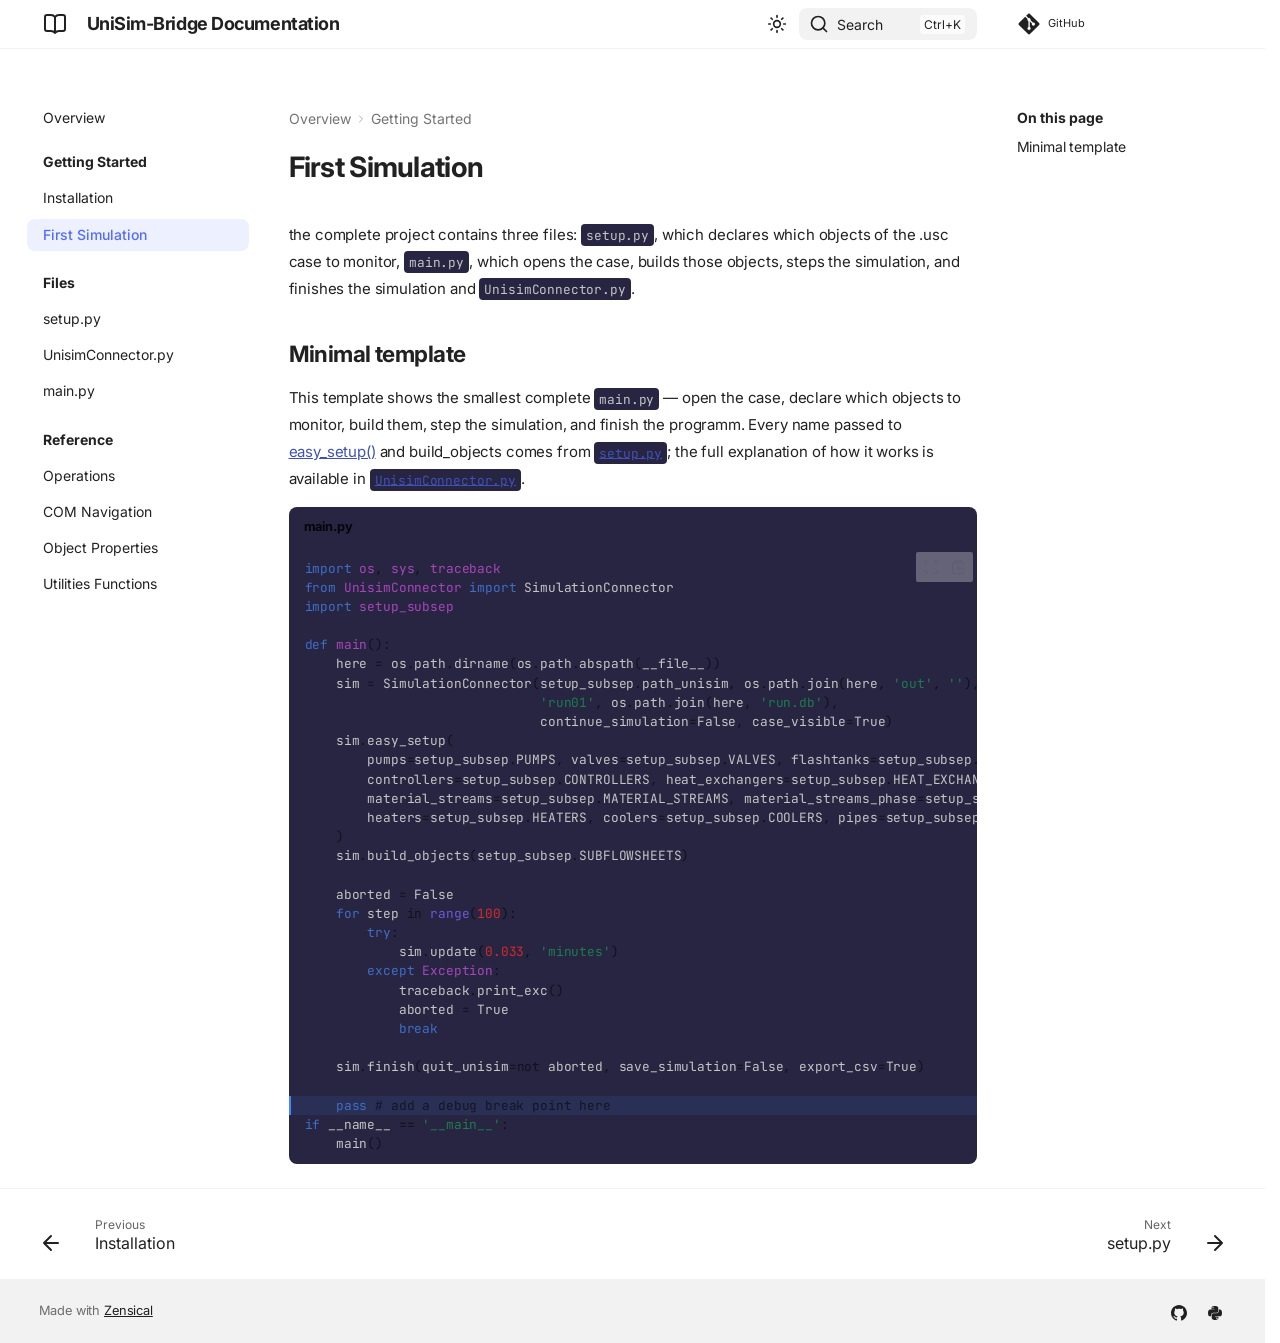
<file: site/getting-started/first-simulation/index.html>
<!doctype html>
<html lang="en" class="no-js">
  <head>
    
      <meta charset="utf-8">
      <meta name="viewport" content="width=device-width,initial-scale=1">
      
        <meta name="description" content="Documentation for the 3 file UniSim-Bridge framework, providing an overview of its features, installation instructions, and reference materials for users and developers.">
      
      
        <meta name="author" content="Guilherme Rocha Ribeiro">
      
      
        <link rel="canonical" href="https://guilherme-rocha-ribeiro.github.io/UniSim-Bridge/getting-started/first-simulation/">
      
      
      
        <link rel="prev" href="../installation/">
      
      
        <link rel="next" href="../../files/setup/">
      
      
        
      
      
      <link rel="icon" href="../../assets/images/favicon.png">
      <meta name="generator" content="zensical-0.0.71">
    
    
      
        <title>First Simulation - UniSim-Bridge Documentation</title>
      
    
    
      
        
      
      <link rel="stylesheet" href="../../assets/stylesheets/modern/main.e442bf79.min.css">
      
        
          
        
        <link rel="stylesheet" href="../../assets/stylesheets/modern/palette.b60ce83d.min.css">
      
      
  
  
    
      
      
    
  
  
  <style>:root{--md-admonition-icon--note:url('data:image/svg+xml;charset=utf-8,%3Csvg%20xmlns%3D%22http%3A//www.w3.org/2000/svg%22%20viewBox%3D%220%200%2016%2016%22%3E%3Cpath%20d%3D%22M1%207.775V2.75C1%201.784%201.784%201%202.75%201h5.025c.464%200%20.91.184%201.238.513l6.25%206.25a1.75%201.75%200%200%201%200%202.474l-5.026%205.026a1.75%201.75%200%200%201-2.474%200l-6.25-6.25A1.75%201.75%200%200%201%201%207.775m1.5%200c0%20.066.026.13.073.177l6.25%206.25a.25.25%200%200%200%20.354%200l5.025-5.025a.25.25%200%200%200%200-.354l-6.25-6.25a.25.25%200%200%200-.177-.073H2.75a.25.25%200%200%200-.25.25ZM6%205a1%201%200%201%201%200%202%201%201%200%200%201%200-2%22/%3E%3C/svg%3E');}</style>



    
    
      
    
    
      
        
        
        <link rel="preconnect" href="https://fonts.gstatic.com" crossorigin>
        <link rel="stylesheet" href="https://fonts.googleapis.com/css?family=Inter:300,300i,400,400i,500,500i,700,700i%7CJetBrains+Mono:400,400i,700,700i&amp;display=fallback">
        <style>:root{--md-text-font:"Inter";--md-code-font:"JetBrains Mono"}</style>
      
    
    
      <link rel="stylesheet" href="../../stylesheets/extra.css">
    
    <script>__md_scope=new URL("../..",location),__md_scope.pathname.endsWith("/")||(__md_scope=new URL(__md_scope.pathname+"/",location)),__md_hash=e=>[...e].reduce(((e,t)=>(e<<5)-e+t.charCodeAt(0)),0),__md_get=(e,t=localStorage,_=__md_scope)=>JSON.parse(t.getItem(_.pathname+"."+e)),__md_set=(e,t,_=localStorage,a=__md_scope)=>{try{_.setItem(a.pathname+"."+e,JSON.stringify(t))}catch(e){}},document.documentElement.setAttribute("data-platform",navigator.platform)</script>
    
      

    
    
  </head>
  
  
    
    
      
    
    
    
    
    <body dir="ltr" data-md-color-scheme="default" data-md-color-primary="indigo" data-md-color-accent="indigo">
  
    
    <input class="md-toggle" data-md-toggle="drawer" type="checkbox" id="__drawer" autocomplete="off">
    <input class="md-toggle" data-md-toggle="search" type="checkbox" id="__search" autocomplete="off">
    <label class="md-overlay" for="__drawer" aria-hidden="true"></label>
    <div data-md-component="skip">
      <a href="#__skip" class="md-skip">
        Skip to content
      </a>
    </div>
    <div data-md-component="announce">
      
    </div>
    
    
      

  

<header class="md-header md-header--shadow" data-md-component="header">
  <nav class="md-header__inner md-grid" aria-label="Header">
    <a href="../.." title="UniSim-Bridge Documentation" class="md-header__button md-logo" aria-label="UniSim-Bridge Documentation" data-md-component="logo">
      
  
  <svg xmlns="http://www.w3.org/2000/svg" fill="none" stroke="currentColor" stroke-linecap="round" stroke-linejoin="round" stroke-width="2" class="lucide lucide-book-open" viewBox="0 0 24 24"><path d="M12 5v16M20.001 19A2 2 0 0 0 22 17V5a2 2 0 0 0-1.999-2L16 3.002A5 5 0 0 0 12 5a5 5 0 0 0-4-2H4a2 2 0 0 0-2 2v12a2 2 0 0 0 1.999 2H8a5 5 0 0 1 4 2 5 5 0 0 1 4-2z"/></svg>

    </a>
    <label class="md-header__button md-icon" for="__drawer" aria-label="Navigation">
      
      <svg xmlns="http://www.w3.org/2000/svg" fill="none" stroke="currentColor" stroke-linecap="round" stroke-linejoin="round" stroke-width="2" class="lucide lucide-menu" viewBox="0 0 24 24"><path d="M4 5h16M4 12h16M4 19h16"/></svg>
    </label>
    <div class="md-header__title" data-md-component="header-title">
      <div class="md-header__ellipsis">
        <div class="md-header__topic">
          <span class="md-ellipsis">
            UniSim-Bridge Documentation
          </span>
        </div>
        <div class="md-header__topic" data-md-component="header-topic">
          <span class="md-ellipsis">
            
              First Simulation
            
          </span>
        </div>
      </div>
    </div>
    
      
        <form class="md-header__option" data-md-component="palette">
  
    
    
    
    <input class="md-option" data-md-color-media="slate" data-md-color-scheme="default" data-md-color-primary="indigo" data-md-color-accent="indigo"  aria-label="Switch to light mode"  type="radio" name="__palette" id="__palette_0">
    
      <label class="md-header__button md-icon" title="Switch to light mode" for="__palette_1" hidden>
        <svg xmlns="http://www.w3.org/2000/svg" fill="none" stroke="currentColor" stroke-linecap="round" stroke-linejoin="round" stroke-width="2" class="lucide lucide-sun-moon" viewBox="0 0 24 24"><path d="M12 2v2M14.837 16.385a6 6 0 1 1-7.223-7.222c.624-.147.97.66.715 1.248a4 4 0 0 0 5.26 5.259c.589-.255 1.396.09 1.248.715M16 12a4 4 0 0 0-4-4M19 5l-1.256 1.256M20 12h2"/></svg>
      </label>
    
  
    
    
    
    <input class="md-option" data-md-color-media="(prefers-color-scheme: light)" data-md-color-scheme="default" data-md-color-primary="indigo" data-md-color-accent="indigo"  aria-label="Switch to dark mode"  type="radio" name="__palette" id="__palette_1">
    
      <label class="md-header__button md-icon" title="Switch to dark mode" for="__palette_2" hidden>
        <svg xmlns="http://www.w3.org/2000/svg" fill="none" stroke="currentColor" stroke-linecap="round" stroke-linejoin="round" stroke-width="2" class="lucide lucide-sun" viewBox="0 0 24 24"><circle cx="12" cy="12" r="4"/><path d="M12 2v2M12 20v2M4.93 4.93l1.41 1.41M17.66 17.66l1.41 1.41M2 12h2M20 12h2M6.34 17.66l-1.41 1.41M19.07 4.93l-1.41 1.41"/></svg>
      </label>
    
  
    
    
    
    <input class="md-option" data-md-color-media="(prefers-color-scheme: dark)" data-md-color-scheme="slate" data-md-color-primary="indigo" data-md-color-accent="indigo"  aria-label="Switch to system preference"  type="radio" name="__palette" id="__palette_2">
    
      <label class="md-header__button md-icon" title="Switch to system preference" for="__palette_0" hidden>
        <svg xmlns="http://www.w3.org/2000/svg" fill="none" stroke="currentColor" stroke-linecap="round" stroke-linejoin="round" stroke-width="2" class="lucide lucide-moon" viewBox="0 0 24 24"><path d="M20.985 12.486a9 9 0 1 1-9.473-9.472c.405-.022.617.46.402.803a6 6 0 0 0 8.268 8.268c.344-.215.825-.004.803.401"/></svg>
      </label>
    
  
</form>
      
    
    
      <script>var palette=__md_get("__palette");if(palette&&palette.color){if("(prefers-color-scheme)"===palette.color.media){var media=matchMedia("(prefers-color-scheme: light)"),input=document.querySelector(media.matches?"[data-md-color-media='(prefers-color-scheme: light)']":"[data-md-color-media='(prefers-color-scheme: dark)']");palette.color.media=input.getAttribute("data-md-color-media"),palette.color.scheme=input.getAttribute("data-md-color-scheme"),palette.color.primary=input.getAttribute("data-md-color-primary"),palette.color.accent=input.getAttribute("data-md-color-accent")}for(var[key,value]of Object.entries(palette.color))document.body.setAttribute("data-md-color-"+key,value)}</script>
    
    
    
      
      
        <label class="md-header__button md-icon" for="__search" aria-label="Search">
          
          <svg xmlns="http://www.w3.org/2000/svg" fill="none" stroke="currentColor" stroke-linecap="round" stroke-linejoin="round" stroke-width="2" class="lucide lucide-search" viewBox="0 0 24 24"><path d="m21 21-4.34-4.34"/><circle cx="11" cy="11" r="8"/></svg>
        </label>
        <div class="md-search" data-md-component="search" role="dialog" aria-label="Search">
  <button type="button" class="md-search__button">
    Search
  </button>
</div>
      
    
    <div class="md-header__source">
      
        <a href="https://github.com/Guilherme-Rocha-Ribeiro/UniSim-Bridge" title="Go to repository" class="md-source" data-md-component="source">
  <div class="md-source__icon md-icon">
    
    <svg xmlns="http://www.w3.org/2000/svg" viewBox="0 0 448 512"><!--! Font Awesome Free 7.3.1 by @fontawesome - https://fontawesome.com License - https://fontawesome.com/license/free (Icons: CC BY 4.0, Fonts: SIL OFL 1.1, Code: MIT License) Copyright 2026 Fonticons, Inc.--><path fill="currentColor" d="M439.6 236.1 244 40.5c-5.4-5.5-12.8-8.5-20.4-8.5s-15 3-20.4 8.4L162.5 81l51.5 51.5c27.1-9.1 52.7 16.8 43.4 43.7l49.7 49.7c34.2-11.8 61.2 31 35.5 56.7-26.5 26.5-70.2-2.9-56-37.3L240.3 199v121.9c25.3 12.5 22.3 41.8 9.1 55-6.4 6.4-15.2 10.1-24.3 10.1s-17.8-3.6-24.3-10.1c-17.6-17.6-11.1-46.9 11.2-56v-123c-20.8-8.5-24.6-30.7-18.6-45L142.6 101 8.5 235.1C3 240.6 0 247.9 0 255.5s3 15 8.5 20.4l195.6 195.7c5.4 5.4 12.7 8.4 20.4 8.4s15-3 20.4-8.4l194.7-194.7c5.4-5.4 8.4-12.8 8.4-20.4s-3-15-8.4-20.4"/></svg>
  </div>
  <div class="md-source__repository">
    GitHub
  </div>
</a>
      
    </div>
  </nav>
  
</header>
    
    <div class="md-container" data-md-component="container">
      
      
        
          
        
      
      <main class="md-main" data-md-component="main">
        <div class="md-main__inner md-grid">
          
            
              
              <div class="md-sidebar md-sidebar--primary" data-md-component="sidebar" data-md-type="navigation" >
                <div class="md-sidebar__scrollwrap">
                  <div class="md-sidebar__inner">
                    



<nav class="md-nav md-nav--primary" aria-label="Navigation" data-md-level="0">
  <label class="md-nav__title" for="__drawer">
    <a href="../.." title="UniSim-Bridge Documentation" class="md-nav__button md-logo" aria-label="UniSim-Bridge Documentation" data-md-component="logo">
      
  
  <svg xmlns="http://www.w3.org/2000/svg" fill="none" stroke="currentColor" stroke-linecap="round" stroke-linejoin="round" stroke-width="2" class="lucide lucide-book-open" viewBox="0 0 24 24"><path d="M12 5v16M20.001 19A2 2 0 0 0 22 17V5a2 2 0 0 0-1.999-2L16 3.002A5 5 0 0 0 12 5a5 5 0 0 0-4-2H4a2 2 0 0 0-2 2v12a2 2 0 0 0 1.999 2H8a5 5 0 0 1 4 2 5 5 0 0 1 4-2z"/></svg>

    </a>
    UniSim-Bridge Documentation
  </label>
  
    <div class="md-nav__source">
      <a href="https://github.com/Guilherme-Rocha-Ribeiro/UniSim-Bridge" title="Go to repository" class="md-source" data-md-component="source">
  <div class="md-source__icon md-icon">
    
    <svg xmlns="http://www.w3.org/2000/svg" viewBox="0 0 448 512"><!--! Font Awesome Free 7.3.1 by @fontawesome - https://fontawesome.com License - https://fontawesome.com/license/free (Icons: CC BY 4.0, Fonts: SIL OFL 1.1, Code: MIT License) Copyright 2026 Fonticons, Inc.--><path fill="currentColor" d="M439.6 236.1 244 40.5c-5.4-5.5-12.8-8.5-20.4-8.5s-15 3-20.4 8.4L162.5 81l51.5 51.5c27.1-9.1 52.7 16.8 43.4 43.7l49.7 49.7c34.2-11.8 61.2 31 35.5 56.7-26.5 26.5-70.2-2.9-56-37.3L240.3 199v121.9c25.3 12.5 22.3 41.8 9.1 55-6.4 6.4-15.2 10.1-24.3 10.1s-17.8-3.6-24.3-10.1c-17.6-17.6-11.1-46.9 11.2-56v-123c-20.8-8.5-24.6-30.7-18.6-45L142.6 101 8.5 235.1C3 240.6 0 247.9 0 255.5s3 15 8.5 20.4l195.6 195.7c5.4 5.4 12.7 8.4 20.4 8.4s15-3 20.4-8.4l194.7-194.7c5.4-5.4 8.4-12.8 8.4-20.4s-3-15-8.4-20.4"/></svg>
  </div>
  <div class="md-source__repository">
    GitHub
  </div>
</a>
    </div>
  
  <ul class="md-nav__list" data-md-scrollfix>
    
      
      
  
  
  
  
    <li class="md-nav__item">
      <a href="../.." class="md-nav__link">
        
  
  
  <span class="md-ellipsis">
    
  
  Overview

    
  </span>
  
  

      </a>
    </li>
  

    
      
      
  
  
    
  
  
  
    
    
      
        
      
        
      
    
    
    
      
        
        
      
    
    
    <li class="md-nav__item md-nav__item--active md-nav__item--section md-nav__item--nested">
      
        
        
        <input class="md-nav__toggle md-toggle " type="checkbox" id="__nav_2" checked>
        
          
          <label class="md-nav__link" for="__nav_2" id="__nav_2_label" tabindex="">
            
  
  
  <span class="md-ellipsis">
    
  
  Getting Started

    
  </span>
  
  

            <span class="md-nav__icon md-icon"></span>
          </label>
        
        
          <nav class="md-nav" data-md-level="1" aria-labelledby="__nav_2_label" aria-expanded="true">
            <label class="md-nav__title" for="__nav_2">
              <span class="md-nav__icon md-icon"></span>
              
  
  Getting Started

            </label>
            <ul class="md-nav__list" data-md-scrollfix>
              
                
                  
  
  
  
  
    <li class="md-nav__item">
      <a href="../installation/" class="md-nav__link">
        
  
  
  <span class="md-ellipsis">
    
  
  Installation

    
  </span>
  
  

      </a>
    </li>
  

                
              
                
                  
  
  
    
  
  
  
    <li class="md-nav__item md-nav__item--active">
      
      
      
      
      
        <label class="md-nav__link md-nav__link--active" for="__toc">
          
  
  
  <span class="md-ellipsis">
    
  
  First Simulation

    
  </span>
  
  

          <span class="md-nav__icon md-icon"></span>
        </label>
      
      <a href="././" class="md-nav__link md-nav__link--active">
        
  
  
  <span class="md-ellipsis">
    
  
  First Simulation

    
  </span>
  
  

      </a>
      
        


<nav class="md-nav md-nav--secondary" aria-label="On this page">
  
  
  
  
    <label class="md-nav__title" for="__toc">
      <span class="md-nav__icon md-icon"></span>
      On this page
    </label>
    <ul class="md-nav__list" data-md-component="toc" data-md-scrollfix>
      
        <li class="md-nav__item">
  <a href="#minimal-template" class="md-nav__link">
    <span class="md-ellipsis">
      <span class="md-typeset">
        Minimal template
      </span>
    </span>
  </a>
  
</li>
      
    </ul>
  
</nav>
      
    </li>
  

                
              
            </ul>
          </nav>
        
      
    </li>
  

    
      
      
  
  
  
  
    
    
      
        
      
        
      
        
      
    
    
    
      
        
        
      
    
    
    <li class="md-nav__item md-nav__item--section md-nav__item--nested">
      
        
        
        <input class="md-nav__toggle md-toggle " type="checkbox" id="__nav_3" >
        
          
          <label class="md-nav__link" for="__nav_3" id="__nav_3_label" tabindex="">
            
  
  
  <span class="md-ellipsis">
    
  
  Files

    
  </span>
  
  

            <span class="md-nav__icon md-icon"></span>
          </label>
        
        
          <nav class="md-nav" data-md-level="1" aria-labelledby="__nav_3_label" aria-expanded="false">
            <label class="md-nav__title" for="__nav_3">
              <span class="md-nav__icon md-icon"></span>
              
  
  Files

            </label>
            <ul class="md-nav__list" data-md-scrollfix>
              
                
                  
  
  
  
  
    <li class="md-nav__item">
      <a href="../../files/setup/" class="md-nav__link">
        
  
  
  <span class="md-ellipsis">
    
  
  setup.py

    
  </span>
  
  

      </a>
    </li>
  

                
              
                
                  
  
  
  
  
    <li class="md-nav__item">
      <a href="../../files/unisim-connector/" class="md-nav__link">
        
  
  
  <span class="md-ellipsis">
    
  
  UnisimConnector.py

    
  </span>
  
  

      </a>
    </li>
  

                
              
                
                  
  
  
  
  
    <li class="md-nav__item">
      <a href="../../files/main/" class="md-nav__link">
        
  
  
  <span class="md-ellipsis">
    
  
  main.py

    
  </span>
  
  

      </a>
    </li>
  

                
              
            </ul>
          </nav>
        
      
    </li>
  

    
      
      
  
  
  
  
    
    
      
        
      
        
      
        
      
        
      
    
    
    
      
        
        
      
    
    
    <li class="md-nav__item md-nav__item--section md-nav__item--nested">
      
        
        
        <input class="md-nav__toggle md-toggle " type="checkbox" id="__nav_4" >
        
          
          <label class="md-nav__link" for="__nav_4" id="__nav_4_label" tabindex="">
            
  
  
  <span class="md-ellipsis">
    
  
  Reference

    
  </span>
  
  

            <span class="md-nav__icon md-icon"></span>
          </label>
        
        
          <nav class="md-nav" data-md-level="1" aria-labelledby="__nav_4_label" aria-expanded="false">
            <label class="md-nav__title" for="__nav_4">
              <span class="md-nav__icon md-icon"></span>
              
  
  Reference

            </label>
            <ul class="md-nav__list" data-md-scrollfix>
              
                
                  
  
  
  
  
    <li class="md-nav__item">
      <a href="../../reference/operations-reference/" class="md-nav__link">
        
  
  
  <span class="md-ellipsis">
    
  
  Operations

    
  </span>
  
  

      </a>
    </li>
  

                
              
                
                  
  
  
  
  
    <li class="md-nav__item">
      <a href="../../reference/com-navigation/" class="md-nav__link">
        
  
  
  <span class="md-ellipsis">
    
  
  COM Navigation

    
  </span>
  
  

      </a>
    </li>
  

                
              
                
                  
  
  
  
  
    <li class="md-nav__item">
      <a href="../../reference/properties-reference/" class="md-nav__link">
        
  
  
  <span class="md-ellipsis">
    
  
  Object Properties

    
  </span>
  
  

      </a>
    </li>
  

                
              
                
                  
  
  
  
  
    <li class="md-nav__item">
      <a href="../../reference/utilities-functions/" class="md-nav__link">
        
  
  
  <span class="md-ellipsis">
    
  
  Utilities Functions

    
  </span>
  
  

      </a>
    </li>
  

                
              
            </ul>
          </nav>
        
      
    </li>
  

    
  </ul>
</nav>
                  </div>
                </div>
              </div>
            
            
              
              <div class="md-sidebar md-sidebar--secondary" data-md-component="sidebar" data-md-type="toc" >
                <div class="md-sidebar__scrollwrap">
                  
                    
                    
                    
                    
                      <input class="md-nav__toggle md-toggle" type="checkbox" id="__toc">
                      <div class="md-sidebar-button__wrapper">
                        <label class="md-sidebar-button" for="__toc"></label>
                      </div>
                    
                  
                  <div class="md-sidebar__inner">
                    


<nav class="md-nav md-nav--secondary" aria-label="On this page">
  
  
  
  
    <label class="md-nav__title" for="__toc">
      <span class="md-nav__icon md-icon"></span>
      On this page
    </label>
    <ul class="md-nav__list" data-md-component="toc" data-md-scrollfix>
      
        <li class="md-nav__item">
  <a href="#minimal-template" class="md-nav__link">
    <span class="md-ellipsis">
      <span class="md-typeset">
        Minimal template
      </span>
    </span>
  </a>
  
</li>
      
    </ul>
  
</nav>
                  </div>
                </div>
              </div>
            
          
          
            <div class="md-content" data-md-component="content">
              
                



  


  <nav class="md-path" aria-label="Navigation" >
    <ol class="md-path__list">
      
        
  
  
    <li class="md-path__item">
      <a href="../.." class="md-path__link">
        
  
  <span class="md-ellipsis">
    Overview
  </span>

      </a>
    </li>
  

      
      
        
  
  
    
    
      
        
      
        
      
    
    
    
    
      <li class="md-path__item">
        <a href="../installation/" class="md-path__link">
          
  
  <span class="md-ellipsis">
    Getting Started
  </span>

        </a>
      </li>
    
  

      
    </ol>
  </nav>

              
              <article class="md-content__inner md-typeset">
                <a id="__skip" tabindex="-1"></a>
                
                  

  
  


  <h1>First Simulation</h1>

<p>the complete project contains three files: <code>setup.py</code>, which declares which objects of the .usc case to monitor, <code>main.py</code>, which opens the case, builds those objects, steps the simulation, and finishes the simulation and <code>UnisimConnector.py</code>.</p>
<h2 id="minimal-template">Minimal template<a class="headerlink" href="#minimal-template" title="Permanent link">&para;</a></h2>
<p>This template shows the smallest complete <code>main.py</code> — open the case, declare which objects to monitor, build them, step the simulation, and finish the programm. Every name passed to <a href="../../files/unisim-connector/#easy_setup">easy_setup()</a> and build_objects comes from <a href="../../files/setup/"><code>setup.py</code></a>; the full explanation of how it works is available in <a href="../../files/unisim-connector/"><code>UnisimConnector.py</code></a>.</p>
<div class="language-python highlight"><span class="filename">main.py</span><pre><span></span><code><span id="__span-0-1"><a id="__codelineno-0-1" name="__codelineno-0-1" href="#__codelineno-0-1"></a><span class="kn">import</span><span class="w"> </span><span class="nn">os</span><span class="o">,</span><span class="w"> </span><span class="nn">sys</span><span class="o">,</span><span class="w"> </span><span class="nn">traceback</span>
</span><span id="__span-0-2"><a id="__codelineno-0-2" name="__codelineno-0-2" href="#__codelineno-0-2"></a><span class="kn">from</span><span class="w"> </span><span class="nn">UnisimConnector</span><span class="w"> </span><span class="kn">import</span> <span class="n">SimulationConnector</span>
</span><span id="__span-0-3"><a id="__codelineno-0-3" name="__codelineno-0-3" href="#__codelineno-0-3"></a><span class="kn">import</span><span class="w"> </span><span class="nn">setup_subsep</span>
</span><span id="__span-0-4"><a id="__codelineno-0-4" name="__codelineno-0-4" href="#__codelineno-0-4"></a>
</span><span id="__span-0-5"><a id="__codelineno-0-5" name="__codelineno-0-5" href="#__codelineno-0-5"></a><span class="k">def</span><span class="w"> </span><span class="nf">main</span><span class="p">():</span>
</span><span id="__span-0-6"><a id="__codelineno-0-6" name="__codelineno-0-6" href="#__codelineno-0-6"></a>    <span class="n">here</span> <span class="o">=</span> <span class="n">os</span><span class="o">.</span><span class="n">path</span><span class="o">.</span><span class="n">dirname</span><span class="p">(</span><span class="n">os</span><span class="o">.</span><span class="n">path</span><span class="o">.</span><span class="n">abspath</span><span class="p">(</span><span class="vm">__file__</span><span class="p">))</span>
</span><span id="__span-0-7"><a id="__codelineno-0-7" name="__codelineno-0-7" href="#__codelineno-0-7"></a>    <span class="n">sim</span> <span class="o">=</span> <span class="n">SimulationConnector</span><span class="p">(</span><span class="n">setup_subsep</span><span class="o">.</span><span class="n">path_unisim</span><span class="p">,</span> <span class="n">os</span><span class="o">.</span><span class="n">path</span><span class="o">.</span><span class="n">join</span><span class="p">(</span><span class="n">here</span><span class="p">,</span> <span class="s1">'out'</span><span class="p">,</span> <span class="s1">''</span><span class="p">),</span>
</span><span id="__span-0-8"><a id="__codelineno-0-8" name="__codelineno-0-8" href="#__codelineno-0-8"></a>                              <span class="s1">'run01'</span><span class="p">,</span> <span class="n">os</span><span class="o">.</span><span class="n">path</span><span class="o">.</span><span class="n">join</span><span class="p">(</span><span class="n">here</span><span class="p">,</span> <span class="s1">'run.db'</span><span class="p">),</span>
</span><span id="__span-0-9"><a id="__codelineno-0-9" name="__codelineno-0-9" href="#__codelineno-0-9"></a>                              <span class="n">continue_simulation</span><span class="o">=</span><span class="kc">False</span><span class="p">,</span> <span class="n">case_visible</span><span class="o">=</span><span class="kc">True</span><span class="p">)</span>
</span><span id="__span-0-10"><a id="__codelineno-0-10" name="__codelineno-0-10" href="#__codelineno-0-10"></a>    <span class="n">sim</span><span class="o">.</span><span class="n">easy_setup</span><span class="p">(</span>
</span><span id="__span-0-11"><a id="__codelineno-0-11" name="__codelineno-0-11" href="#__codelineno-0-11"></a>        <span class="n">pumps</span><span class="o">=</span><span class="n">setup_subsep</span><span class="o">.</span><span class="n">PUMPS</span><span class="p">,</span> <span class="n">valves</span><span class="o">=</span><span class="n">setup_subsep</span><span class="o">.</span><span class="n">VALVES</span><span class="p">,</span> <span class="n">flashtanks</span><span class="o">=</span><span class="n">setup_subsep</span><span class="o">.</span><span class="n">FLASHTANKS</span><span class="p">,</span> <span class="n">compressors</span><span class="o">=</span><span class="n">setup_subsep</span><span class="o">.</span><span class="n">COMPRESSORS</span><span class="p">,</span>
</span><span id="__span-0-12"><a id="__codelineno-0-12" name="__codelineno-0-12" href="#__codelineno-0-12"></a>        <span class="n">controllers</span><span class="o">=</span><span class="n">setup_subsep</span><span class="o">.</span><span class="n">CONTROLLERS</span><span class="p">,</span> <span class="n">heat_exchangers</span><span class="o">=</span><span class="n">setup_subsep</span><span class="o">.</span><span class="n">HEAT_EXCHANGERS</span><span class="p">,</span>
</span><span id="__span-0-13"><a id="__codelineno-0-13" name="__codelineno-0-13" href="#__codelineno-0-13"></a>        <span class="n">material_streams</span><span class="o">=</span><span class="n">setup_subsep</span><span class="o">.</span><span class="n">MATERIAL_STREAMS</span><span class="p">,</span> <span class="n">material_streams_phase</span><span class="o">=</span><span class="n">setup_subsep</span><span class="o">.</span><span class="n">MATERIAL_STREAMS_PHASE</span><span class="p">,</span>
</span><span id="__span-0-14"><a id="__codelineno-0-14" name="__codelineno-0-14" href="#__codelineno-0-14"></a>        <span class="n">heaters</span><span class="o">=</span><span class="n">setup_subsep</span><span class="o">.</span><span class="n">HEATERS</span><span class="p">,</span> <span class="n">coolers</span><span class="o">=</span><span class="n">setup_subsep</span><span class="o">.</span><span class="n">COOLERS</span><span class="p">,</span> <span class="n">pipes</span><span class="o">=</span><span class="n">setup_subsep</span><span class="o">.</span><span class="n">PIPES</span><span class="p">,</span> <span class="n">spreadsheets</span><span class="o">=</span><span class="n">setup_subsep</span><span class="o">.</span><span class="n">SPREADSHEETS</span><span class="p">,</span>
</span><span id="__span-0-15"><a id="__codelineno-0-15" name="__codelineno-0-15" href="#__codelineno-0-15"></a>    <span class="p">)</span>
</span><span id="__span-0-16"><a id="__codelineno-0-16" name="__codelineno-0-16" href="#__codelineno-0-16"></a>    <span class="n">sim</span><span class="o">.</span><span class="n">build_objects</span><span class="p">(</span><span class="n">setup_subsep</span><span class="o">.</span><span class="n">SUBFLOWSHEETS</span><span class="p">)</span>
</span><span id="__span-0-17"><a id="__codelineno-0-17" name="__codelineno-0-17" href="#__codelineno-0-17"></a>
</span><span id="__span-0-18"><a id="__codelineno-0-18" name="__codelineno-0-18" href="#__codelineno-0-18"></a>    <span class="n">aborted</span> <span class="o">=</span> <span class="kc">False</span>
</span><span id="__span-0-19"><a id="__codelineno-0-19" name="__codelineno-0-19" href="#__codelineno-0-19"></a>    <span class="k">for</span> <span class="n">step</span> <span class="ow">in</span> <span class="nb">range</span><span class="p">(</span><span class="mi">100</span><span class="p">):</span>
</span><span id="__span-0-20"><a id="__codelineno-0-20" name="__codelineno-0-20" href="#__codelineno-0-20"></a>        <span class="k">try</span><span class="p">:</span>
</span><span id="__span-0-21"><a id="__codelineno-0-21" name="__codelineno-0-21" href="#__codelineno-0-21"></a>            <span class="n">sim</span><span class="o">.</span><span class="n">update</span><span class="p">(</span><span class="mf">0.033</span><span class="p">,</span> <span class="s1">'minutes'</span><span class="p">)</span>
</span><span id="__span-0-22"><a id="__codelineno-0-22" name="__codelineno-0-22" href="#__codelineno-0-22"></a>        <span class="k">except</span> <span class="ne">Exception</span><span class="p">:</span>
</span><span id="__span-0-23"><a id="__codelineno-0-23" name="__codelineno-0-23" href="#__codelineno-0-23"></a>            <span class="n">traceback</span><span class="o">.</span><span class="n">print_exc</span><span class="p">()</span>
</span><span id="__span-0-24"><a id="__codelineno-0-24" name="__codelineno-0-24" href="#__codelineno-0-24"></a>            <span class="n">aborted</span> <span class="o">=</span> <span class="kc">True</span>
</span><span id="__span-0-25"><a id="__codelineno-0-25" name="__codelineno-0-25" href="#__codelineno-0-25"></a>            <span class="k">break</span>
</span><span id="__span-0-26"><a id="__codelineno-0-26" name="__codelineno-0-26" href="#__codelineno-0-26"></a>
</span><span id="__span-0-27"><a id="__codelineno-0-27" name="__codelineno-0-27" href="#__codelineno-0-27"></a>    <span class="n">sim</span><span class="o">.</span><span class="n">finish</span><span class="p">(</span><span class="n">quit_unisim</span><span class="o">=</span><span class="ow">not</span> <span class="n">aborted</span><span class="p">,</span> <span class="n">save_simulation</span><span class="o">=</span><span class="kc">False</span><span class="p">,</span> <span class="n">export_csv</span><span class="o">=</span><span class="kc">True</span><span class="p">)</span>
</span><span id="__span-0-28"><a id="__codelineno-0-28" name="__codelineno-0-28" href="#__codelineno-0-28"></a>
</span><span id="__span-0-29"><a id="__codelineno-0-29" name="__codelineno-0-29" href="#__codelineno-0-29"></a><span class="hll">    <span class="k">pass</span> <span class="c1"># add a debug break point here </span>
</span></span><span id="__span-0-30"><a id="__codelineno-0-30" name="__codelineno-0-30" href="#__codelineno-0-30"></a><span class="k">if</span> <span class="vm">__name__</span> <span class="o">==</span> <span class="s1">'__main__'</span><span class="p">:</span>
</span><span id="__span-0-31"><a id="__codelineno-0-31" name="__codelineno-0-31" href="#__codelineno-0-31"></a>    <span class="n">main</span><span class="p">()</span>
</span></code></pre></div>














                
              </article>
            </div>
          
          
  <script>var tabs=__md_get("__tabs");if(Array.isArray(tabs))e:for(var set of document.querySelectorAll(".tabbed-set")){var labels=set.querySelector(".tabbed-labels");for(var tab of tabs)for(var label of labels.getElementsByTagName("label"))if(label.innerText.trim()===tab){var input=document.getElementById(label.htmlFor);input.checked=!0;continue e}}</script>

<script>var target=document.getElementById(location.hash.slice(1));target&&target.name&&(target.checked=target.name.startsWith("__tabbed_"))</script>
        </div>
        
          <button type="button" class="md-top md-icon" data-md-component="top" hidden>
  
  <svg xmlns="http://www.w3.org/2000/svg" fill="none" stroke="currentColor" stroke-linecap="round" stroke-linejoin="round" stroke-width="2" class="lucide lucide-circle-arrow-up" viewBox="0 0 24 24"><circle cx="12" cy="12" r="10"/><path d="m16 12-4-4-4 4M12 16V8"/></svg>
  Back to top
</button>
        
      </main>
      
        <footer class="md-footer">
  
    
      
      <nav class="md-footer__inner md-grid" aria-label="Footer" >
        
          
          <a href="../installation/" class="md-footer__link md-footer__link--prev" aria-label="Previous: Installation">
            <div class="md-footer__button md-icon">
              
              <svg xmlns="http://www.w3.org/2000/svg" fill="none" stroke="currentColor" stroke-linecap="round" stroke-linejoin="round" stroke-width="2" class="lucide lucide-arrow-left" viewBox="0 0 24 24"><path d="m12 19-7-7 7-7M19 12H5"/></svg>
            </div>
            <div class="md-footer__title">
              <span class="md-footer__direction">
                Previous
              </span>
              <div class="md-ellipsis">
                Installation
              </div>
            </div>
          </a>
        
        
          
          <a href="../../files/setup/" class="md-footer__link md-footer__link--next" aria-label="Next: setup.py">
            <div class="md-footer__title">
              <span class="md-footer__direction">
                Next
              </span>
              <div class="md-ellipsis">
                setup.py
              </div>
            </div>
            <div class="md-footer__button md-icon">
              
              <svg xmlns="http://www.w3.org/2000/svg" fill="none" stroke="currentColor" stroke-linecap="round" stroke-linejoin="round" stroke-width="2" class="lucide lucide-arrow-right" viewBox="0 0 24 24"><path d="M5 12h14M12 5l7 7-7 7"/></svg>
            </div>
          </a>
        
      </nav>
    
  
  <div class="md-footer-meta md-typeset">
    <div class="md-footer-meta__inner md-grid">
      <div class="md-copyright">
  
  
    Made with
    <a href="https://zensical.org/" target="_blank" rel="noopener">
      Zensical
    </a>
  
</div>
      
        
<div class="md-social">
  
    
    
    
    
      
      
    
    <a href="https://github.com/Guilherme-Rocha-Ribeiro/UniSim-Bridge" target="_blank" rel="noopener" title="github.com" class="md-social__link">
      <svg xmlns="http://www.w3.org/2000/svg" viewBox="0 0 512 512"><!--! Font Awesome Free 7.3.1 by @fontawesome - https://fontawesome.com License - https://fontawesome.com/license/free (Icons: CC BY 4.0, Fonts: SIL OFL 1.1, Code: MIT License) Copyright 2026 Fonticons, Inc.--><path fill="currentColor" d="M216.5 362.5c-66-8-112.5-55.5-112.5-117 0-25 9-52 24-70-6.5-16.5-5.5-51.5 2-66 20-2.5 47 8 63 22.5 19-6 39-9 63.5-9s44.5 3 62.5 8.5c15.5-14 43-24.5 63-22 7 13.5 8 48.5 1.5 65.5 16 19 24.5 44.5 24.5 70.5 0 61.5-46.5 108-113.5 116.5 17 11 28.5 35 28.5 62.5v52c0 15 12.5 23.5 27.5 17.5C441 459.5 512 369 512 257 512 115.5 397 0 255.5 0S0 115.5 0 257c0 111 70.5 203 165.5 237.5 13.5 5 26.5-4 26.5-17.5v-40c-7 3-16 5-24 5-33 0-52.5-18-66.5-51.5-5.5-13.5-11.5-21.5-23-23-6-.5-8-3-8-6 0-6 10-10.5 20-10.5 14.5 0 27 9 40 27.5 10 14.5 20.5 21 33 21s20.5-4.5 32-16c8.5-8.5 15-16 21-21"/></svg>
    </a>
  
    
    
    
    
      
      
    
    <a href="https://pypi.org/" target="_blank" rel="noopener" title="pypi.org" class="md-social__link">
      <svg xmlns="http://www.w3.org/2000/svg" viewBox="0 0 448 512"><!--! Font Awesome Free 7.3.1 by @fontawesome - https://fontawesome.com License - https://fontawesome.com/license/free (Icons: CC BY 4.0, Fonts: SIL OFL 1.1, Code: MIT License) Copyright 2026 Fonticons, Inc.--><path fill="currentColor" d="M439.8 200.5c-7.7-30.9-22.3-54.2-53.4-54.2h-40.1v47.4c0 36.8-31.2 67.8-66.8 67.8H172.7c-29.2 0-53.4 25-53.4 54.3v101.8c0 29 25.2 46 53.4 54.3 33.8 9.9 66.3 11.7 106.8 0 26.9-7.8 53.4-23.5 53.4-54.3v-40.7H226.2v-13.6h160.2c31.1 0 42.6-21.7 53.4-54.2 11.2-33.5 10.7-65.7 0-108.6M286.2 444.7a20.4 20.4 0 1 1 0-40.7 20.4 20.4 0 1 1 0 40.7M167.8 248.1h106.8c29.7 0 53.4-24.5 53.4-54.3V91.9c0-29-24.4-50.7-53.4-55.6-35.8-5.9-74.7-5.6-106.8.1-45.2 8-53.4 24.7-53.4 55.6v40.7h106.9v13.6h-147c-31.1 0-58.3 18.7-66.8 54.2-9.8 40.7-10.2 66.1 0 108.6 7.6 31.6 25.7 54.2 56.8 54.2H101v-48.8c0-35.3 30.5-66.4 66.8-66.4m-6.6-183.4a20.4 20.4 0 1 1 0 40.8 20.4 20.4 0 1 1 0-40.8"/></svg>
    </a>
  
</div>
      
    </div>
  </div>
</footer>
      
    </div>
    <div class="md-dialog" data-md-component="dialog" role="status" aria-atomic="true">
      <div class="md-dialog__inner md-typeset"></div>
    </div>
    
    
    
      
      
      
      
        
        
      <script id="__config" type="application/json">{"annotate":null,"base":"../..","features":["announce.dismiss","content.code.annotate","content.code.copy","content.code.select","content.footnote.tooltips","content.tabs.link","content.tooltips","navigation.footer","navigation.indexes","navigation.instant","navigation.instant.prefetch","navigation.path","navigation.sections","navigation.top","navigation.tracking","search.highlight"],"redirect":null,"search":"../../assets/javascripts/workers/search.c47bb847.min.js","tags":null,"translations":{"clipboard.copied":"Copied to clipboard","clipboard.copy":"Copy to clipboard","clipboard.error":"Could not copy to clipboard","search.result.more.one":"1 more on this page","search.result.more.other":"# more on this page","search.result.none":"No matching documents","search.result.one":"1 matching document","search.result.other":"# matching documents","search.result.placeholder":"Type to start searching","search.result.term.missing":"Missing","select.version":"Select version"},"version":null}</script>
    
    
      <script src="../../assets/javascripts/bundle.a2388154.min.js"></script>
      
    
  </body>
</html>
</file>
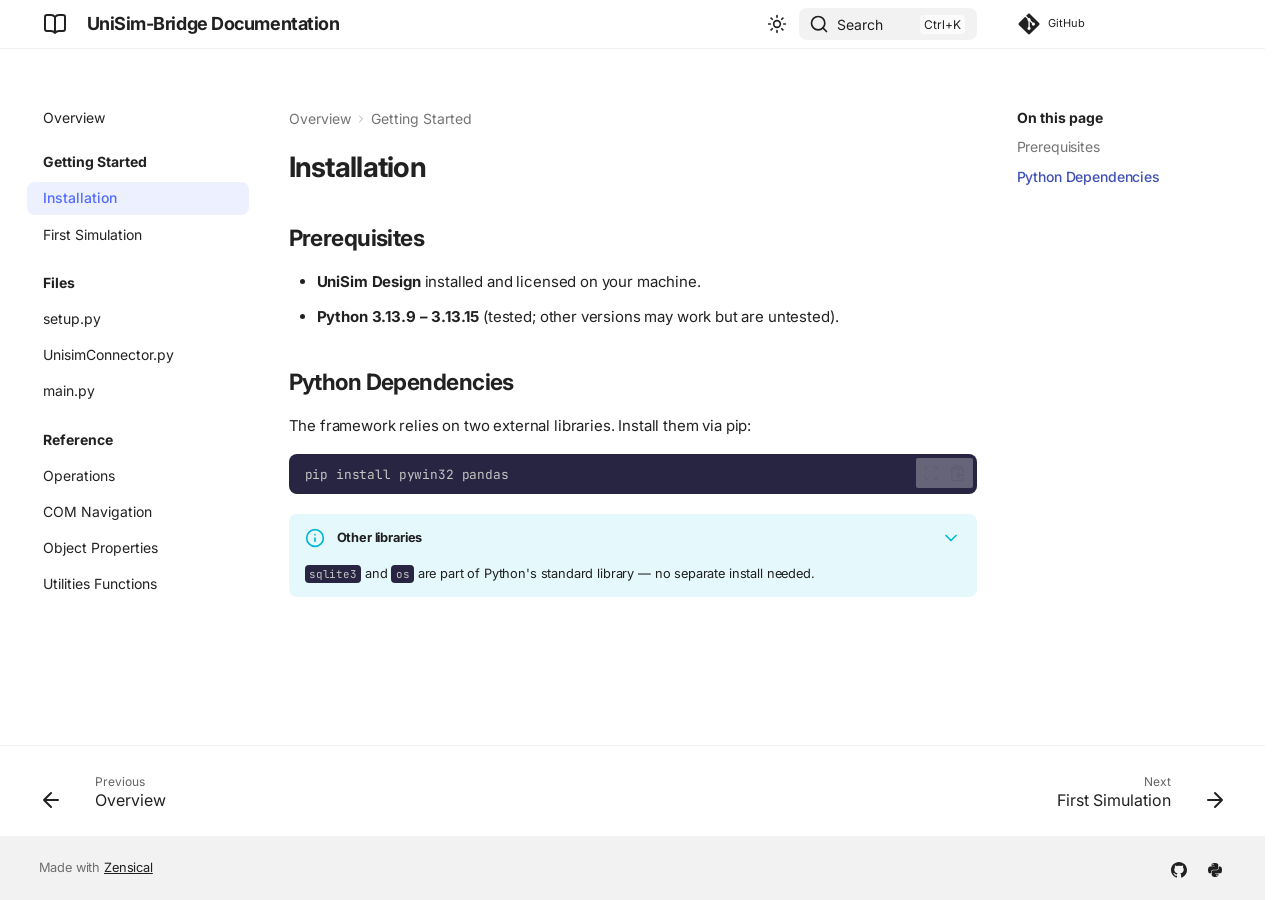
<file: site/getting-started/installation/index.html>
<!doctype html>
<html lang="en" class="no-js">
  <head>
    
      <meta charset="utf-8">
      <meta name="viewport" content="width=device-width,initial-scale=1">
      
        <meta name="description" content="Documentation for the 3 file UniSim-Bridge framework, providing an overview of its features, installation instructions, and reference materials for users and developers.">
      
      
        <meta name="author" content="Guilherme Rocha Ribeiro">
      
      
        <link rel="canonical" href="https://guilherme-rocha-ribeiro.github.io/UniSim-Bridge/getting-started/installation/">
      
      
      
        <link rel="prev" href="../..">
      
      
        <link rel="next" href="../first-simulation/">
      
      
        
      
      
      <link rel="icon" href="../../assets/images/favicon.png">
      <meta name="generator" content="zensical-0.0.71">
    
    
      
        <title>Installation - UniSim-Bridge Documentation</title>
      
    
    
      
        
      
      <link rel="stylesheet" href="../../assets/stylesheets/modern/main.e442bf79.min.css">
      
        
          
        
        <link rel="stylesheet" href="../../assets/stylesheets/modern/palette.b60ce83d.min.css">
      
      
  
  
    
      
      
    
  
  
  <style>:root{--md-admonition-icon--note:url('data:image/svg+xml;charset=utf-8,%3Csvg%20xmlns%3D%22http%3A//www.w3.org/2000/svg%22%20viewBox%3D%220%200%2016%2016%22%3E%3Cpath%20d%3D%22M1%207.775V2.75C1%201.784%201.784%201%202.75%201h5.025c.464%200%20.91.184%201.238.513l6.25%206.25a1.75%201.75%200%200%201%200%202.474l-5.026%205.026a1.75%201.75%200%200%201-2.474%200l-6.25-6.25A1.75%201.75%200%200%201%201%207.775m1.5%200c0%20.066.026.13.073.177l6.25%206.25a.25.25%200%200%200%20.354%200l5.025-5.025a.25.25%200%200%200%200-.354l-6.25-6.25a.25.25%200%200%200-.177-.073H2.75a.25.25%200%200%200-.25.25ZM6%205a1%201%200%201%201%200%202%201%201%200%200%201%200-2%22/%3E%3C/svg%3E');}</style>



    
    
      
    
    
      
        
        
        <link rel="preconnect" href="https://fonts.gstatic.com" crossorigin>
        <link rel="stylesheet" href="https://fonts.googleapis.com/css?family=Inter:300,300i,400,400i,500,500i,700,700i%7CJetBrains+Mono:400,400i,700,700i&amp;display=fallback">
        <style>:root{--md-text-font:"Inter";--md-code-font:"JetBrains Mono"}</style>
      
    
    
      <link rel="stylesheet" href="../../stylesheets/extra.css">
    
    <script>__md_scope=new URL("../..",location),__md_scope.pathname.endsWith("/")||(__md_scope=new URL(__md_scope.pathname+"/",location)),__md_hash=e=>[...e].reduce(((e,t)=>(e<<5)-e+t.charCodeAt(0)),0),__md_get=(e,t=localStorage,_=__md_scope)=>JSON.parse(t.getItem(_.pathname+"."+e)),__md_set=(e,t,_=localStorage,a=__md_scope)=>{try{_.setItem(a.pathname+"."+e,JSON.stringify(t))}catch(e){}},document.documentElement.setAttribute("data-platform",navigator.platform)</script>
    
      

    
    
  </head>
  
  
    
    
      
    
    
    
    
    <body dir="ltr" data-md-color-scheme="default" data-md-color-primary="indigo" data-md-color-accent="indigo">
  
    
    <input class="md-toggle" data-md-toggle="drawer" type="checkbox" id="__drawer" autocomplete="off">
    <input class="md-toggle" data-md-toggle="search" type="checkbox" id="__search" autocomplete="off">
    <label class="md-overlay" for="__drawer" aria-hidden="true"></label>
    <div data-md-component="skip">
      <a href="#__skip" class="md-skip">
        Skip to content
      </a>
    </div>
    <div data-md-component="announce">
      
    </div>
    
    
      

  

<header class="md-header md-header--shadow" data-md-component="header">
  <nav class="md-header__inner md-grid" aria-label="Header">
    <a href="../.." title="UniSim-Bridge Documentation" class="md-header__button md-logo" aria-label="UniSim-Bridge Documentation" data-md-component="logo">
      
  
  <svg xmlns="http://www.w3.org/2000/svg" fill="none" stroke="currentColor" stroke-linecap="round" stroke-linejoin="round" stroke-width="2" class="lucide lucide-book-open" viewBox="0 0 24 24"><path d="M12 5v16M20.001 19A2 2 0 0 0 22 17V5a2 2 0 0 0-1.999-2L16 3.002A5 5 0 0 0 12 5a5 5 0 0 0-4-2H4a2 2 0 0 0-2 2v12a2 2 0 0 0 1.999 2H8a5 5 0 0 1 4 2 5 5 0 0 1 4-2z"/></svg>

    </a>
    <label class="md-header__button md-icon" for="__drawer" aria-label="Navigation">
      
      <svg xmlns="http://www.w3.org/2000/svg" fill="none" stroke="currentColor" stroke-linecap="round" stroke-linejoin="round" stroke-width="2" class="lucide lucide-menu" viewBox="0 0 24 24"><path d="M4 5h16M4 12h16M4 19h16"/></svg>
    </label>
    <div class="md-header__title" data-md-component="header-title">
      <div class="md-header__ellipsis">
        <div class="md-header__topic">
          <span class="md-ellipsis">
            UniSim-Bridge Documentation
          </span>
        </div>
        <div class="md-header__topic" data-md-component="header-topic">
          <span class="md-ellipsis">
            
              Installation
            
          </span>
        </div>
      </div>
    </div>
    
      
        <form class="md-header__option" data-md-component="palette">
  
    
    
    
    <input class="md-option" data-md-color-media="slate" data-md-color-scheme="default" data-md-color-primary="indigo" data-md-color-accent="indigo"  aria-label="Switch to light mode"  type="radio" name="__palette" id="__palette_0">
    
      <label class="md-header__button md-icon" title="Switch to light mode" for="__palette_1" hidden>
        <svg xmlns="http://www.w3.org/2000/svg" fill="none" stroke="currentColor" stroke-linecap="round" stroke-linejoin="round" stroke-width="2" class="lucide lucide-sun-moon" viewBox="0 0 24 24"><path d="M12 2v2M14.837 16.385a6 6 0 1 1-7.223-7.222c.624-.147.97.66.715 1.248a4 4 0 0 0 5.26 5.259c.589-.255 1.396.09 1.248.715M16 12a4 4 0 0 0-4-4M19 5l-1.256 1.256M20 12h2"/></svg>
      </label>
    
  
    
    
    
    <input class="md-option" data-md-color-media="(prefers-color-scheme: light)" data-md-color-scheme="default" data-md-color-primary="indigo" data-md-color-accent="indigo"  aria-label="Switch to dark mode"  type="radio" name="__palette" id="__palette_1">
    
      <label class="md-header__button md-icon" title="Switch to dark mode" for="__palette_2" hidden>
        <svg xmlns="http://www.w3.org/2000/svg" fill="none" stroke="currentColor" stroke-linecap="round" stroke-linejoin="round" stroke-width="2" class="lucide lucide-sun" viewBox="0 0 24 24"><circle cx="12" cy="12" r="4"/><path d="M12 2v2M12 20v2M4.93 4.93l1.41 1.41M17.66 17.66l1.41 1.41M2 12h2M20 12h2M6.34 17.66l-1.41 1.41M19.07 4.93l-1.41 1.41"/></svg>
      </label>
    
  
    
    
    
    <input class="md-option" data-md-color-media="(prefers-color-scheme: dark)" data-md-color-scheme="slate" data-md-color-primary="indigo" data-md-color-accent="indigo"  aria-label="Switch to system preference"  type="radio" name="__palette" id="__palette_2">
    
      <label class="md-header__button md-icon" title="Switch to system preference" for="__palette_0" hidden>
        <svg xmlns="http://www.w3.org/2000/svg" fill="none" stroke="currentColor" stroke-linecap="round" stroke-linejoin="round" stroke-width="2" class="lucide lucide-moon" viewBox="0 0 24 24"><path d="M20.985 12.486a9 9 0 1 1-9.473-9.472c.405-.022.617.46.402.803a6 6 0 0 0 8.268 8.268c.344-.215.825-.004.803.401"/></svg>
      </label>
    
  
</form>
      
    
    
      <script>var palette=__md_get("__palette");if(palette&&palette.color){if("(prefers-color-scheme)"===palette.color.media){var media=matchMedia("(prefers-color-scheme: light)"),input=document.querySelector(media.matches?"[data-md-color-media='(prefers-color-scheme: light)']":"[data-md-color-media='(prefers-color-scheme: dark)']");palette.color.media=input.getAttribute("data-md-color-media"),palette.color.scheme=input.getAttribute("data-md-color-scheme"),palette.color.primary=input.getAttribute("data-md-color-primary"),palette.color.accent=input.getAttribute("data-md-color-accent")}for(var[key,value]of Object.entries(palette.color))document.body.setAttribute("data-md-color-"+key,value)}</script>
    
    
    
      
      
        <label class="md-header__button md-icon" for="__search" aria-label="Search">
          
          <svg xmlns="http://www.w3.org/2000/svg" fill="none" stroke="currentColor" stroke-linecap="round" stroke-linejoin="round" stroke-width="2" class="lucide lucide-search" viewBox="0 0 24 24"><path d="m21 21-4.34-4.34"/><circle cx="11" cy="11" r="8"/></svg>
        </label>
        <div class="md-search" data-md-component="search" role="dialog" aria-label="Search">
  <button type="button" class="md-search__button">
    Search
  </button>
</div>
      
    
    <div class="md-header__source">
      
        <a href="https://github.com/Guilherme-Rocha-Ribeiro/UniSim-Bridge" title="Go to repository" class="md-source" data-md-component="source">
  <div class="md-source__icon md-icon">
    
    <svg xmlns="http://www.w3.org/2000/svg" viewBox="0 0 448 512"><!--! Font Awesome Free 7.3.1 by @fontawesome - https://fontawesome.com License - https://fontawesome.com/license/free (Icons: CC BY 4.0, Fonts: SIL OFL 1.1, Code: MIT License) Copyright 2026 Fonticons, Inc.--><path fill="currentColor" d="M439.6 236.1 244 40.5c-5.4-5.5-12.8-8.5-20.4-8.5s-15 3-20.4 8.4L162.5 81l51.5 51.5c27.1-9.1 52.7 16.8 43.4 43.7l49.7 49.7c34.2-11.8 61.2 31 35.5 56.7-26.5 26.5-70.2-2.9-56-37.3L240.3 199v121.9c25.3 12.5 22.3 41.8 9.1 55-6.4 6.4-15.2 10.1-24.3 10.1s-17.8-3.6-24.3-10.1c-17.6-17.6-11.1-46.9 11.2-56v-123c-20.8-8.5-24.6-30.7-18.6-45L142.6 101 8.5 235.1C3 240.6 0 247.9 0 255.5s3 15 8.5 20.4l195.6 195.7c5.4 5.4 12.7 8.4 20.4 8.4s15-3 20.4-8.4l194.7-194.7c5.4-5.4 8.4-12.8 8.4-20.4s-3-15-8.4-20.4"/></svg>
  </div>
  <div class="md-source__repository">
    GitHub
  </div>
</a>
      
    </div>
  </nav>
  
</header>
    
    <div class="md-container" data-md-component="container">
      
      
        
          
        
      
      <main class="md-main" data-md-component="main">
        <div class="md-main__inner md-grid">
          
            
              
              <div class="md-sidebar md-sidebar--primary" data-md-component="sidebar" data-md-type="navigation" >
                <div class="md-sidebar__scrollwrap">
                  <div class="md-sidebar__inner">
                    



<nav class="md-nav md-nav--primary" aria-label="Navigation" data-md-level="0">
  <label class="md-nav__title" for="__drawer">
    <a href="../.." title="UniSim-Bridge Documentation" class="md-nav__button md-logo" aria-label="UniSim-Bridge Documentation" data-md-component="logo">
      
  
  <svg xmlns="http://www.w3.org/2000/svg" fill="none" stroke="currentColor" stroke-linecap="round" stroke-linejoin="round" stroke-width="2" class="lucide lucide-book-open" viewBox="0 0 24 24"><path d="M12 5v16M20.001 19A2 2 0 0 0 22 17V5a2 2 0 0 0-1.999-2L16 3.002A5 5 0 0 0 12 5a5 5 0 0 0-4-2H4a2 2 0 0 0-2 2v12a2 2 0 0 0 1.999 2H8a5 5 0 0 1 4 2 5 5 0 0 1 4-2z"/></svg>

    </a>
    UniSim-Bridge Documentation
  </label>
  
    <div class="md-nav__source">
      <a href="https://github.com/Guilherme-Rocha-Ribeiro/UniSim-Bridge" title="Go to repository" class="md-source" data-md-component="source">
  <div class="md-source__icon md-icon">
    
    <svg xmlns="http://www.w3.org/2000/svg" viewBox="0 0 448 512"><!--! Font Awesome Free 7.3.1 by @fontawesome - https://fontawesome.com License - https://fontawesome.com/license/free (Icons: CC BY 4.0, Fonts: SIL OFL 1.1, Code: MIT License) Copyright 2026 Fonticons, Inc.--><path fill="currentColor" d="M439.6 236.1 244 40.5c-5.4-5.5-12.8-8.5-20.4-8.5s-15 3-20.4 8.4L162.5 81l51.5 51.5c27.1-9.1 52.7 16.8 43.4 43.7l49.7 49.7c34.2-11.8 61.2 31 35.5 56.7-26.5 26.5-70.2-2.9-56-37.3L240.3 199v121.9c25.3 12.5 22.3 41.8 9.1 55-6.4 6.4-15.2 10.1-24.3 10.1s-17.8-3.6-24.3-10.1c-17.6-17.6-11.1-46.9 11.2-56v-123c-20.8-8.5-24.6-30.7-18.6-45L142.6 101 8.5 235.1C3 240.6 0 247.9 0 255.5s3 15 8.5 20.4l195.6 195.7c5.4 5.4 12.7 8.4 20.4 8.4s15-3 20.4-8.4l194.7-194.7c5.4-5.4 8.4-12.8 8.4-20.4s-3-15-8.4-20.4"/></svg>
  </div>
  <div class="md-source__repository">
    GitHub
  </div>
</a>
    </div>
  
  <ul class="md-nav__list" data-md-scrollfix>
    
      
      
  
  
  
  
    <li class="md-nav__item">
      <a href="../.." class="md-nav__link">
        
  
  
  <span class="md-ellipsis">
    
  
  Overview

    
  </span>
  
  

      </a>
    </li>
  

    
      
      
  
  
    
  
  
  
    
    
      
        
      
        
      
    
    
    
      
        
        
      
    
    
    <li class="md-nav__item md-nav__item--active md-nav__item--section md-nav__item--nested">
      
        
        
        <input class="md-nav__toggle md-toggle " type="checkbox" id="__nav_2" checked>
        
          
          <label class="md-nav__link" for="__nav_2" id="__nav_2_label" tabindex="">
            
  
  
  <span class="md-ellipsis">
    
  
  Getting Started

    
  </span>
  
  

            <span class="md-nav__icon md-icon"></span>
          </label>
        
        
          <nav class="md-nav" data-md-level="1" aria-labelledby="__nav_2_label" aria-expanded="true">
            <label class="md-nav__title" for="__nav_2">
              <span class="md-nav__icon md-icon"></span>
              
  
  Getting Started

            </label>
            <ul class="md-nav__list" data-md-scrollfix>
              
                
                  
  
  
    
  
  
  
    <li class="md-nav__item md-nav__item--active">
      
      
      
      
        
      
      
        <label class="md-nav__link md-nav__link--active" for="__toc">
          
  
  
  <span class="md-ellipsis">
    
  
  Installation

    
  </span>
  
  

          <span class="md-nav__icon md-icon"></span>
        </label>
      
      <a href="././" class="md-nav__link md-nav__link--active">
        
  
  
  <span class="md-ellipsis">
    
  
  Installation

    
  </span>
  
  

      </a>
      
        


<nav class="md-nav md-nav--secondary" aria-label="On this page">
  
  
  
    
  
  
    <label class="md-nav__title" for="__toc">
      <span class="md-nav__icon md-icon"></span>
      On this page
    </label>
    <ul class="md-nav__list" data-md-component="toc" data-md-scrollfix>
      
        <li class="md-nav__item">
  <a href="#prerequisites" class="md-nav__link">
    <span class="md-ellipsis">
      <span class="md-typeset">
        Prerequisites
      </span>
    </span>
  </a>
  
</li>
      
        <li class="md-nav__item">
  <a href="#python-dependencies" class="md-nav__link">
    <span class="md-ellipsis">
      <span class="md-typeset">
        Python Dependencies
      </span>
    </span>
  </a>
  
</li>
      
    </ul>
  
</nav>
      
    </li>
  

                
              
                
                  
  
  
  
  
    <li class="md-nav__item">
      <a href="../first-simulation/" class="md-nav__link">
        
  
  
  <span class="md-ellipsis">
    
  
  First Simulation

    
  </span>
  
  

      </a>
    </li>
  

                
              
            </ul>
          </nav>
        
      
    </li>
  

    
      
      
  
  
  
  
    
    
      
        
      
        
      
        
      
    
    
    
      
        
        
      
    
    
    <li class="md-nav__item md-nav__item--section md-nav__item--nested">
      
        
        
        <input class="md-nav__toggle md-toggle " type="checkbox" id="__nav_3" >
        
          
          <label class="md-nav__link" for="__nav_3" id="__nav_3_label" tabindex="">
            
  
  
  <span class="md-ellipsis">
    
  
  Files

    
  </span>
  
  

            <span class="md-nav__icon md-icon"></span>
          </label>
        
        
          <nav class="md-nav" data-md-level="1" aria-labelledby="__nav_3_label" aria-expanded="false">
            <label class="md-nav__title" for="__nav_3">
              <span class="md-nav__icon md-icon"></span>
              
  
  Files

            </label>
            <ul class="md-nav__list" data-md-scrollfix>
              
                
                  
  
  
  
  
    <li class="md-nav__item">
      <a href="../../files/setup/" class="md-nav__link">
        
  
  
  <span class="md-ellipsis">
    
  
  setup.py

    
  </span>
  
  

      </a>
    </li>
  

                
              
                
                  
  
  
  
  
    <li class="md-nav__item">
      <a href="../../files/unisim-connector/" class="md-nav__link">
        
  
  
  <span class="md-ellipsis">
    
  
  UnisimConnector.py

    
  </span>
  
  

      </a>
    </li>
  

                
              
                
                  
  
  
  
  
    <li class="md-nav__item">
      <a href="../../files/main/" class="md-nav__link">
        
  
  
  <span class="md-ellipsis">
    
  
  main.py

    
  </span>
  
  

      </a>
    </li>
  

                
              
            </ul>
          </nav>
        
      
    </li>
  

    
      
      
  
  
  
  
    
    
      
        
      
        
      
        
      
        
      
    
    
    
      
        
        
      
    
    
    <li class="md-nav__item md-nav__item--section md-nav__item--nested">
      
        
        
        <input class="md-nav__toggle md-toggle " type="checkbox" id="__nav_4" >
        
          
          <label class="md-nav__link" for="__nav_4" id="__nav_4_label" tabindex="">
            
  
  
  <span class="md-ellipsis">
    
  
  Reference

    
  </span>
  
  

            <span class="md-nav__icon md-icon"></span>
          </label>
        
        
          <nav class="md-nav" data-md-level="1" aria-labelledby="__nav_4_label" aria-expanded="false">
            <label class="md-nav__title" for="__nav_4">
              <span class="md-nav__icon md-icon"></span>
              
  
  Reference

            </label>
            <ul class="md-nav__list" data-md-scrollfix>
              
                
                  
  
  
  
  
    <li class="md-nav__item">
      <a href="../../reference/operations-reference/" class="md-nav__link">
        
  
  
  <span class="md-ellipsis">
    
  
  Operations

    
  </span>
  
  

      </a>
    </li>
  

                
              
                
                  
  
  
  
  
    <li class="md-nav__item">
      <a href="../../reference/com-navigation/" class="md-nav__link">
        
  
  
  <span class="md-ellipsis">
    
  
  COM Navigation

    
  </span>
  
  

      </a>
    </li>
  

                
              
                
                  
  
  
  
  
    <li class="md-nav__item">
      <a href="../../reference/properties-reference/" class="md-nav__link">
        
  
  
  <span class="md-ellipsis">
    
  
  Object Properties

    
  </span>
  
  

      </a>
    </li>
  

                
              
                
                  
  
  
  
  
    <li class="md-nav__item">
      <a href="../../reference/utilities-functions/" class="md-nav__link">
        
  
  
  <span class="md-ellipsis">
    
  
  Utilities Functions

    
  </span>
  
  

      </a>
    </li>
  

                
              
            </ul>
          </nav>
        
      
    </li>
  

    
  </ul>
</nav>
                  </div>
                </div>
              </div>
            
            
              
              <div class="md-sidebar md-sidebar--secondary" data-md-component="sidebar" data-md-type="toc" >
                <div class="md-sidebar__scrollwrap">
                  
                    
                    
                    
                      
                    
                    
                      <input class="md-nav__toggle md-toggle" type="checkbox" id="__toc">
                      <div class="md-sidebar-button__wrapper">
                        <label class="md-sidebar-button" for="__toc"></label>
                      </div>
                    
                  
                  <div class="md-sidebar__inner">
                    


<nav class="md-nav md-nav--secondary" aria-label="On this page">
  
  
  
    
  
  
    <label class="md-nav__title" for="__toc">
      <span class="md-nav__icon md-icon"></span>
      On this page
    </label>
    <ul class="md-nav__list" data-md-component="toc" data-md-scrollfix>
      
        <li class="md-nav__item">
  <a href="#prerequisites" class="md-nav__link">
    <span class="md-ellipsis">
      <span class="md-typeset">
        Prerequisites
      </span>
    </span>
  </a>
  
</li>
      
        <li class="md-nav__item">
  <a href="#python-dependencies" class="md-nav__link">
    <span class="md-ellipsis">
      <span class="md-typeset">
        Python Dependencies
      </span>
    </span>
  </a>
  
</li>
      
    </ul>
  
</nav>
                  </div>
                </div>
              </div>
            
          
          
            <div class="md-content" data-md-component="content">
              
                



  


  <nav class="md-path" aria-label="Navigation" >
    <ol class="md-path__list">
      
        
  
  
    <li class="md-path__item">
      <a href="../.." class="md-path__link">
        
  
  <span class="md-ellipsis">
    Overview
  </span>

      </a>
    </li>
  

      
      
        
  
  
    
    
      
        
      
        
      
    
    
    
    
      <li class="md-path__item">
        <a href="././" class="md-path__link">
          
  
  <span class="md-ellipsis">
    Getting Started
  </span>

        </a>
      </li>
    
  

      
    </ol>
  </nav>

              
              <article class="md-content__inner md-typeset">
                <a id="__skip" tabindex="-1"></a>
                
                  

  
  


<h1 id="installation">Installation<a class="headerlink" href="#installation" title="Permanent link">&para;</a></h1>
<h2 id="prerequisites">Prerequisites<a class="headerlink" href="#prerequisites" title="Permanent link">&para;</a></h2>
<ul>
<li><strong>UniSim Design</strong> installed and licensed on your machine.</li>
<li><strong>Python 3.13.9 – 3.13.15</strong> (tested; other versions may work but are untested).</li>
</ul>
<h2 id="python-dependencies">Python Dependencies<a class="headerlink" href="#python-dependencies" title="Permanent link">&para;</a></h2>
<p>The framework relies on two external libraries. Install them via pip:</p>
<div class="language-bash highlight"><pre><span></span><code><span id="__span-0-1"><a id="__codelineno-0-1" name="__codelineno-0-1" href="#__codelineno-0-1"></a>pip<span class="w"> </span>install<span class="w"> </span>pywin32<span class="w"> </span>pandas
</span></code></pre></div>
<details class="info" open="open">
<summary>Other libraries</summary>
<p><code>sqlite3</code> and <code>os</code> are part of Python's standard library — no separate install needed.</p>
</details>














                
              </article>
            </div>
          
          
  <script>var tabs=__md_get("__tabs");if(Array.isArray(tabs))e:for(var set of document.querySelectorAll(".tabbed-set")){var labels=set.querySelector(".tabbed-labels");for(var tab of tabs)for(var label of labels.getElementsByTagName("label"))if(label.innerText.trim()===tab){var input=document.getElementById(label.htmlFor);input.checked=!0;continue e}}</script>

<script>var target=document.getElementById(location.hash.slice(1));target&&target.name&&(target.checked=target.name.startsWith("__tabbed_"))</script>
        </div>
        
          <button type="button" class="md-top md-icon" data-md-component="top" hidden>
  
  <svg xmlns="http://www.w3.org/2000/svg" fill="none" stroke="currentColor" stroke-linecap="round" stroke-linejoin="round" stroke-width="2" class="lucide lucide-circle-arrow-up" viewBox="0 0 24 24"><circle cx="12" cy="12" r="10"/><path d="m16 12-4-4-4 4M12 16V8"/></svg>
  Back to top
</button>
        
      </main>
      
        <footer class="md-footer">
  
    
      
      <nav class="md-footer__inner md-grid" aria-label="Footer" >
        
          
          <a href="../.." class="md-footer__link md-footer__link--prev" aria-label="Previous: Overview">
            <div class="md-footer__button md-icon">
              
              <svg xmlns="http://www.w3.org/2000/svg" fill="none" stroke="currentColor" stroke-linecap="round" stroke-linejoin="round" stroke-width="2" class="lucide lucide-arrow-left" viewBox="0 0 24 24"><path d="m12 19-7-7 7-7M19 12H5"/></svg>
            </div>
            <div class="md-footer__title">
              <span class="md-footer__direction">
                Previous
              </span>
              <div class="md-ellipsis">
                Overview
              </div>
            </div>
          </a>
        
        
          
          <a href="../first-simulation/" class="md-footer__link md-footer__link--next" aria-label="Next: First Simulation">
            <div class="md-footer__title">
              <span class="md-footer__direction">
                Next
              </span>
              <div class="md-ellipsis">
                First Simulation
              </div>
            </div>
            <div class="md-footer__button md-icon">
              
              <svg xmlns="http://www.w3.org/2000/svg" fill="none" stroke="currentColor" stroke-linecap="round" stroke-linejoin="round" stroke-width="2" class="lucide lucide-arrow-right" viewBox="0 0 24 24"><path d="M5 12h14M12 5l7 7-7 7"/></svg>
            </div>
          </a>
        
      </nav>
    
  
  <div class="md-footer-meta md-typeset">
    <div class="md-footer-meta__inner md-grid">
      <div class="md-copyright">
  
  
    Made with
    <a href="https://zensical.org/" target="_blank" rel="noopener">
      Zensical
    </a>
  
</div>
      
        
<div class="md-social">
  
    
    
    
    
      
      
    
    <a href="https://github.com/Guilherme-Rocha-Ribeiro/UniSim-Bridge" target="_blank" rel="noopener" title="github.com" class="md-social__link">
      <svg xmlns="http://www.w3.org/2000/svg" viewBox="0 0 512 512"><!--! Font Awesome Free 7.3.1 by @fontawesome - https://fontawesome.com License - https://fontawesome.com/license/free (Icons: CC BY 4.0, Fonts: SIL OFL 1.1, Code: MIT License) Copyright 2026 Fonticons, Inc.--><path fill="currentColor" d="M216.5 362.5c-66-8-112.5-55.5-112.5-117 0-25 9-52 24-70-6.5-16.5-5.5-51.5 2-66 20-2.5 47 8 63 22.5 19-6 39-9 63.5-9s44.5 3 62.5 8.5c15.5-14 43-24.5 63-22 7 13.5 8 48.5 1.5 65.5 16 19 24.5 44.5 24.5 70.5 0 61.5-46.5 108-113.5 116.5 17 11 28.5 35 28.5 62.5v52c0 15 12.5 23.5 27.5 17.5C441 459.5 512 369 512 257 512 115.5 397 0 255.5 0S0 115.5 0 257c0 111 70.5 203 165.5 237.5 13.5 5 26.5-4 26.5-17.5v-40c-7 3-16 5-24 5-33 0-52.5-18-66.5-51.5-5.5-13.5-11.5-21.5-23-23-6-.5-8-3-8-6 0-6 10-10.5 20-10.5 14.5 0 27 9 40 27.5 10 14.5 20.5 21 33 21s20.5-4.5 32-16c8.5-8.5 15-16 21-21"/></svg>
    </a>
  
    
    
    
    
      
      
    
    <a href="https://pypi.org/" target="_blank" rel="noopener" title="pypi.org" class="md-social__link">
      <svg xmlns="http://www.w3.org/2000/svg" viewBox="0 0 448 512"><!--! Font Awesome Free 7.3.1 by @fontawesome - https://fontawesome.com License - https://fontawesome.com/license/free (Icons: CC BY 4.0, Fonts: SIL OFL 1.1, Code: MIT License) Copyright 2026 Fonticons, Inc.--><path fill="currentColor" d="M439.8 200.5c-7.7-30.9-22.3-54.2-53.4-54.2h-40.1v47.4c0 36.8-31.2 67.8-66.8 67.8H172.7c-29.2 0-53.4 25-53.4 54.3v101.8c0 29 25.2 46 53.4 54.3 33.8 9.9 66.3 11.7 106.8 0 26.9-7.8 53.4-23.5 53.4-54.3v-40.7H226.2v-13.6h160.2c31.1 0 42.6-21.7 53.4-54.2 11.2-33.5 10.7-65.7 0-108.6M286.2 444.7a20.4 20.4 0 1 1 0-40.7 20.4 20.4 0 1 1 0 40.7M167.8 248.1h106.8c29.7 0 53.4-24.5 53.4-54.3V91.9c0-29-24.4-50.7-53.4-55.6-35.8-5.9-74.7-5.6-106.8.1-45.2 8-53.4 24.7-53.4 55.6v40.7h106.9v13.6h-147c-31.1 0-58.3 18.7-66.8 54.2-9.8 40.7-10.2 66.1 0 108.6 7.6 31.6 25.7 54.2 56.8 54.2H101v-48.8c0-35.3 30.5-66.4 66.8-66.4m-6.6-183.4a20.4 20.4 0 1 1 0 40.8 20.4 20.4 0 1 1 0-40.8"/></svg>
    </a>
  
</div>
      
    </div>
  </div>
</footer>
      
    </div>
    <div class="md-dialog" data-md-component="dialog" role="status" aria-atomic="true">
      <div class="md-dialog__inner md-typeset"></div>
    </div>
    
    
    
      
      
      
      
        
        
      <script id="__config" type="application/json">{"annotate":null,"base":"../..","features":["announce.dismiss","content.code.annotate","content.code.copy","content.code.select","content.footnote.tooltips","content.tabs.link","content.tooltips","navigation.footer","navigation.indexes","navigation.instant","navigation.instant.prefetch","navigation.path","navigation.sections","navigation.top","navigation.tracking","search.highlight"],"redirect":null,"search":"../../assets/javascripts/workers/search.c47bb847.min.js","tags":null,"translations":{"clipboard.copied":"Copied to clipboard","clipboard.copy":"Copy to clipboard","clipboard.error":"Could not copy to clipboard","search.result.more.one":"1 more on this page","search.result.more.other":"# more on this page","search.result.none":"No matching documents","search.result.one":"1 matching document","search.result.other":"# matching documents","search.result.placeholder":"Type to start searching","search.result.term.missing":"Missing","select.version":"Select version"},"version":null}</script>
    
    
      <script src="../../assets/javascripts/bundle.a2388154.min.js"></script>
      
    
  </body>
</html>
</file>
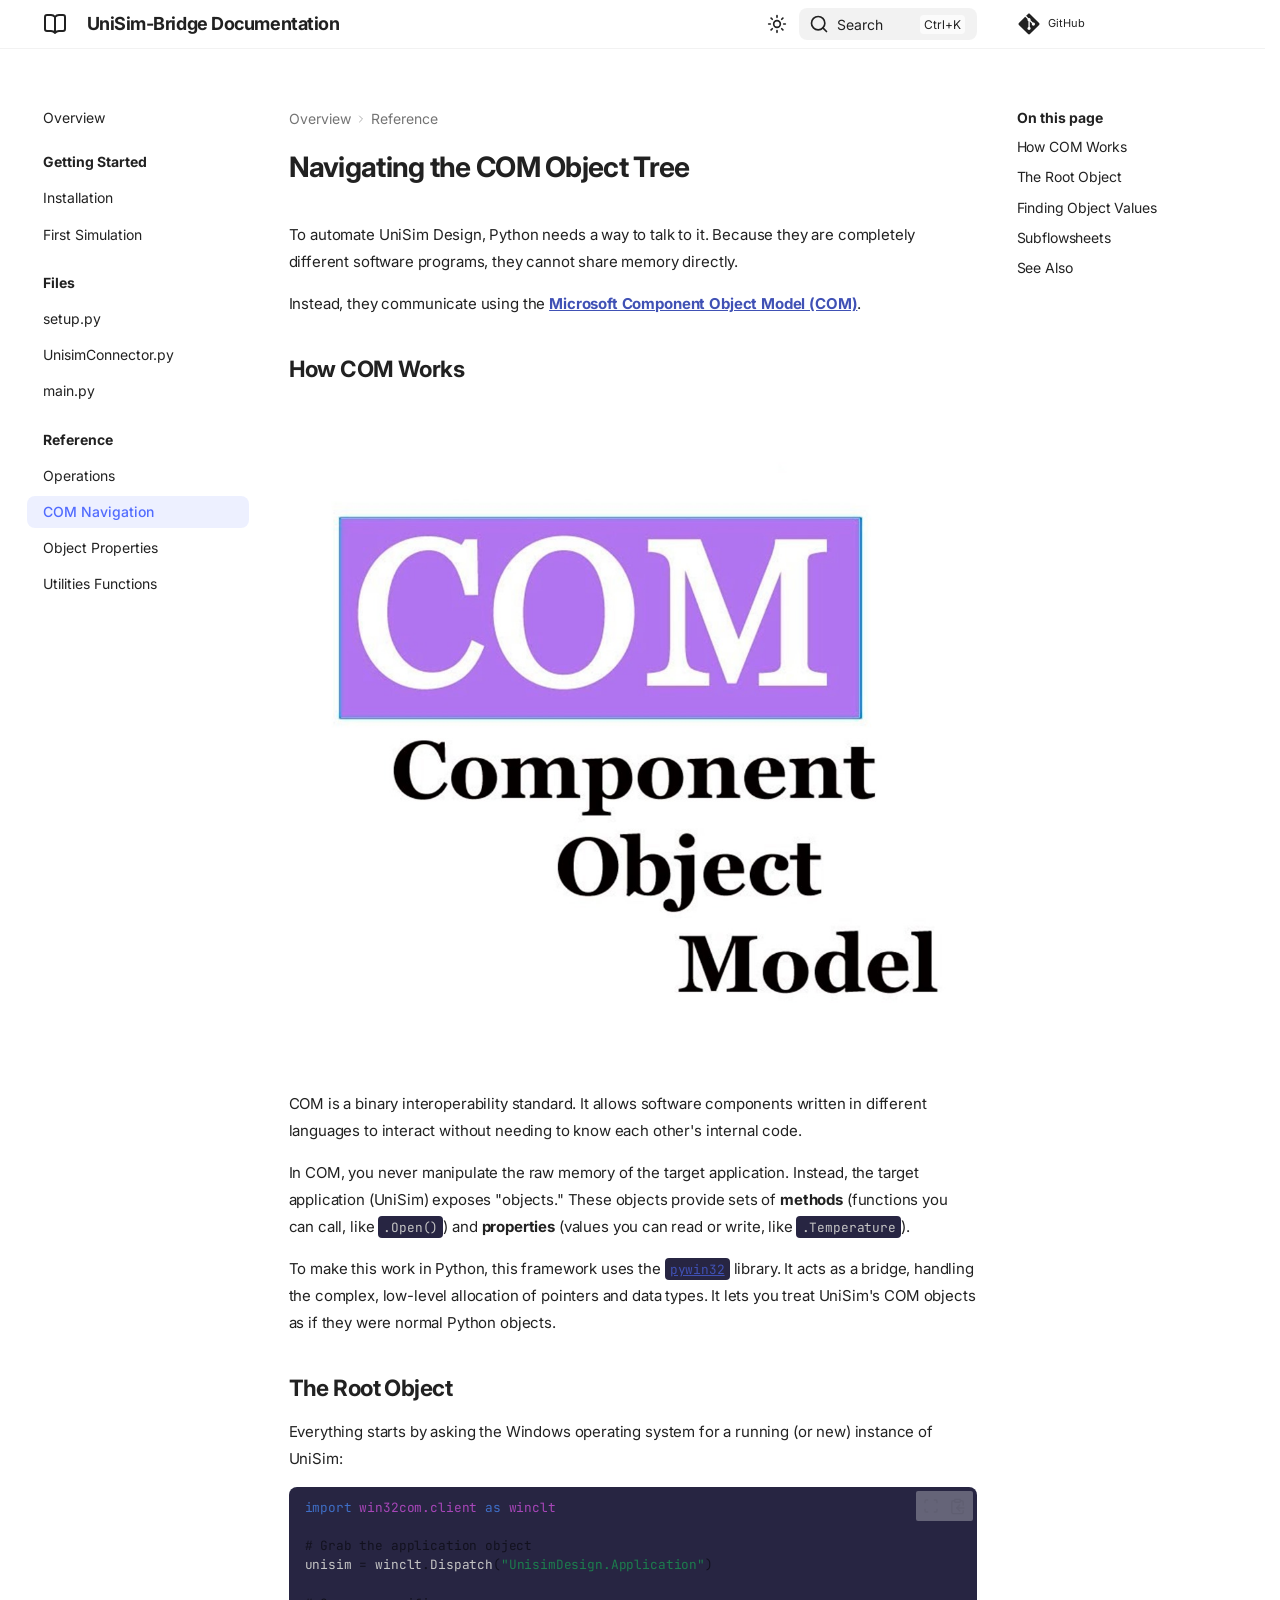
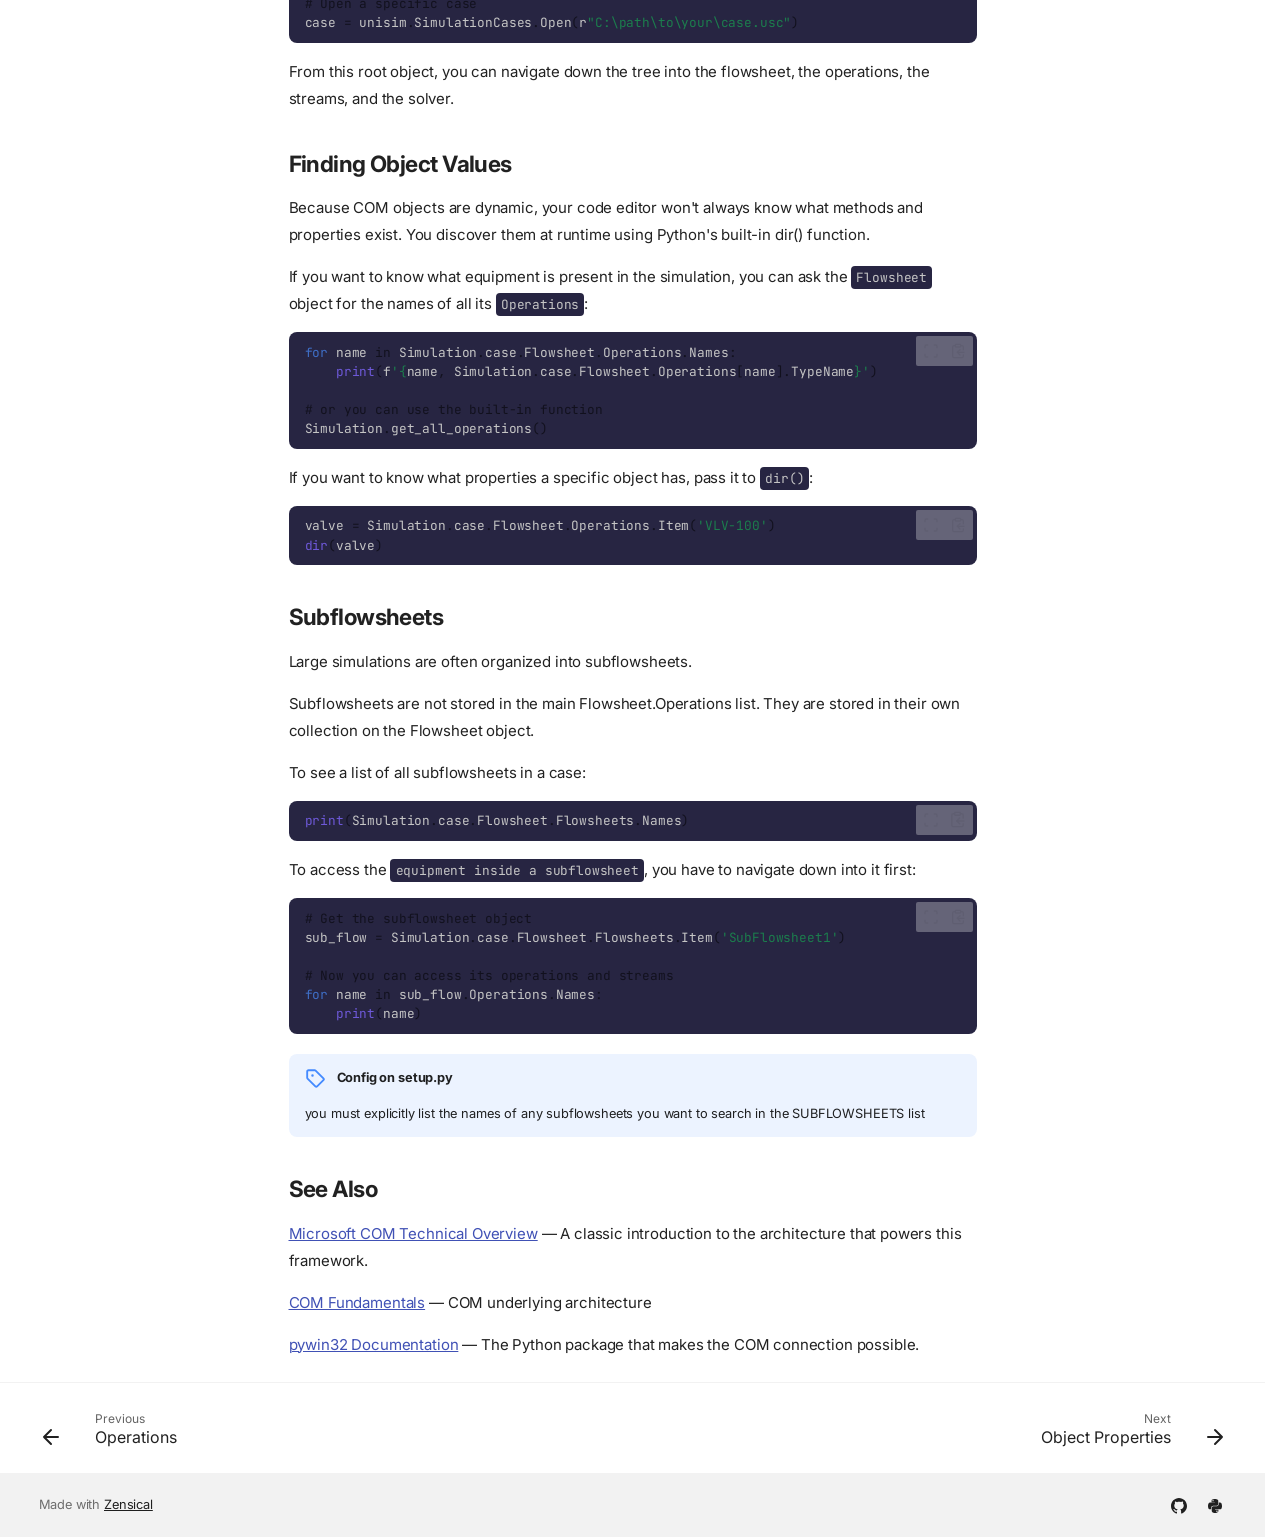
<file: site/reference/com-navigation/index.html>
<!doctype html>
<html lang="en" class="no-js">
  <head>
    
      <meta charset="utf-8">
      <meta name="viewport" content="width=device-width,initial-scale=1">
      
        <meta name="description" content="Documentation for the 3 file UniSim-Bridge framework, providing an overview of its features, installation instructions, and reference materials for users and developers.">
      
      
        <meta name="author" content="Guilherme Rocha Ribeiro">
      
      
        <link rel="canonical" href="https://guilherme-rocha-ribeiro.github.io/UniSim-Bridge/reference/com-navigation/">
      
      
      
        <link rel="prev" href="../operations-reference/">
      
      
        <link rel="next" href="../properties-reference/">
      
      
        
      
      
      <link rel="icon" href="../../assets/images/favicon.png">
      <meta name="generator" content="zensical-0.0.71">
    
    
      
        <title>COM Navigation - UniSim-Bridge Documentation</title>
      
    
    
      
        
      
      <link rel="stylesheet" href="../../assets/stylesheets/modern/main.e442bf79.min.css">
      
        
          
        
        <link rel="stylesheet" href="../../assets/stylesheets/modern/palette.b60ce83d.min.css">
      
      
  
  
    
      
      
    
  
  
  <style>:root{--md-admonition-icon--note:url('data:image/svg+xml;charset=utf-8,%3Csvg%20xmlns%3D%22http%3A//www.w3.org/2000/svg%22%20viewBox%3D%220%200%2016%2016%22%3E%3Cpath%20d%3D%22M1%207.775V2.75C1%201.784%201.784%201%202.75%201h5.025c.464%200%20.91.184%201.238.513l6.25%206.25a1.75%201.75%200%200%201%200%202.474l-5.026%205.026a1.75%201.75%200%200%201-2.474%200l-6.25-6.25A1.75%201.75%200%200%201%201%207.775m1.5%200c0%20.066.026.13.073.177l6.25%206.25a.25.25%200%200%200%20.354%200l5.025-5.025a.25.25%200%200%200%200-.354l-6.25-6.25a.25.25%200%200%200-.177-.073H2.75a.25.25%200%200%200-.25.25ZM6%205a1%201%200%201%201%200%202%201%201%200%200%201%200-2%22/%3E%3C/svg%3E');}</style>



    
    
      
    
    
      
        
        
        <link rel="preconnect" href="https://fonts.gstatic.com" crossorigin>
        <link rel="stylesheet" href="https://fonts.googleapis.com/css?family=Inter:300,300i,400,400i,500,500i,700,700i%7CJetBrains+Mono:400,400i,700,700i&amp;display=fallback">
        <style>:root{--md-text-font:"Inter";--md-code-font:"JetBrains Mono"}</style>
      
    
    
      <link rel="stylesheet" href="../../stylesheets/extra.css">
    
    <script>__md_scope=new URL("../..",location),__md_scope.pathname.endsWith("/")||(__md_scope=new URL(__md_scope.pathname+"/",location)),__md_hash=e=>[...e].reduce(((e,t)=>(e<<5)-e+t.charCodeAt(0)),0),__md_get=(e,t=localStorage,_=__md_scope)=>JSON.parse(t.getItem(_.pathname+"."+e)),__md_set=(e,t,_=localStorage,a=__md_scope)=>{try{_.setItem(a.pathname+"."+e,JSON.stringify(t))}catch(e){}},document.documentElement.setAttribute("data-platform",navigator.platform)</script>
    
      

    
    
  </head>
  
  
    
    
      
    
    
    
    
    <body dir="ltr" data-md-color-scheme="default" data-md-color-primary="indigo" data-md-color-accent="indigo">
  
    
    <input class="md-toggle" data-md-toggle="drawer" type="checkbox" id="__drawer" autocomplete="off">
    <input class="md-toggle" data-md-toggle="search" type="checkbox" id="__search" autocomplete="off">
    <label class="md-overlay" for="__drawer" aria-hidden="true"></label>
    <div data-md-component="skip">
      <a href="#__skip" class="md-skip">
        Skip to content
      </a>
    </div>
    <div data-md-component="announce">
      
    </div>
    
    
      

  

<header class="md-header md-header--shadow" data-md-component="header">
  <nav class="md-header__inner md-grid" aria-label="Header">
    <a href="../.." title="UniSim-Bridge Documentation" class="md-header__button md-logo" aria-label="UniSim-Bridge Documentation" data-md-component="logo">
      
  
  <svg xmlns="http://www.w3.org/2000/svg" fill="none" stroke="currentColor" stroke-linecap="round" stroke-linejoin="round" stroke-width="2" class="lucide lucide-book-open" viewBox="0 0 24 24"><path d="M12 5v16M20.001 19A2 2 0 0 0 22 17V5a2 2 0 0 0-1.999-2L16 3.002A5 5 0 0 0 12 5a5 5 0 0 0-4-2H4a2 2 0 0 0-2 2v12a2 2 0 0 0 1.999 2H8a5 5 0 0 1 4 2 5 5 0 0 1 4-2z"/></svg>

    </a>
    <label class="md-header__button md-icon" for="__drawer" aria-label="Navigation">
      
      <svg xmlns="http://www.w3.org/2000/svg" fill="none" stroke="currentColor" stroke-linecap="round" stroke-linejoin="round" stroke-width="2" class="lucide lucide-menu" viewBox="0 0 24 24"><path d="M4 5h16M4 12h16M4 19h16"/></svg>
    </label>
    <div class="md-header__title" data-md-component="header-title">
      <div class="md-header__ellipsis">
        <div class="md-header__topic">
          <span class="md-ellipsis">
            UniSim-Bridge Documentation
          </span>
        </div>
        <div class="md-header__topic" data-md-component="header-topic">
          <span class="md-ellipsis">
            
              COM Navigation
            
          </span>
        </div>
      </div>
    </div>
    
      
        <form class="md-header__option" data-md-component="palette">
  
    
    
    
    <input class="md-option" data-md-color-media="slate" data-md-color-scheme="default" data-md-color-primary="indigo" data-md-color-accent="indigo"  aria-label="Switch to light mode"  type="radio" name="__palette" id="__palette_0">
    
      <label class="md-header__button md-icon" title="Switch to light mode" for="__palette_1" hidden>
        <svg xmlns="http://www.w3.org/2000/svg" fill="none" stroke="currentColor" stroke-linecap="round" stroke-linejoin="round" stroke-width="2" class="lucide lucide-sun-moon" viewBox="0 0 24 24"><path d="M12 2v2M14.837 16.385a6 6 0 1 1-7.223-7.222c.624-.147.97.66.715 1.248a4 4 0 0 0 5.26 5.259c.589-.255 1.396.09 1.248.715M16 12a4 4 0 0 0-4-4M19 5l-1.256 1.256M20 12h2"/></svg>
      </label>
    
  
    
    
    
    <input class="md-option" data-md-color-media="(prefers-color-scheme: light)" data-md-color-scheme="default" data-md-color-primary="indigo" data-md-color-accent="indigo"  aria-label="Switch to dark mode"  type="radio" name="__palette" id="__palette_1">
    
      <label class="md-header__button md-icon" title="Switch to dark mode" for="__palette_2" hidden>
        <svg xmlns="http://www.w3.org/2000/svg" fill="none" stroke="currentColor" stroke-linecap="round" stroke-linejoin="round" stroke-width="2" class="lucide lucide-sun" viewBox="0 0 24 24"><circle cx="12" cy="12" r="4"/><path d="M12 2v2M12 20v2M4.93 4.93l1.41 1.41M17.66 17.66l1.41 1.41M2 12h2M20 12h2M6.34 17.66l-1.41 1.41M19.07 4.93l-1.41 1.41"/></svg>
      </label>
    
  
    
    
    
    <input class="md-option" data-md-color-media="(prefers-color-scheme: dark)" data-md-color-scheme="slate" data-md-color-primary="indigo" data-md-color-accent="indigo"  aria-label="Switch to system preference"  type="radio" name="__palette" id="__palette_2">
    
      <label class="md-header__button md-icon" title="Switch to system preference" for="__palette_0" hidden>
        <svg xmlns="http://www.w3.org/2000/svg" fill="none" stroke="currentColor" stroke-linecap="round" stroke-linejoin="round" stroke-width="2" class="lucide lucide-moon" viewBox="0 0 24 24"><path d="M20.985 12.486a9 9 0 1 1-9.473-9.472c.405-.022.617.46.402.803a6 6 0 0 0 8.268 8.268c.344-.215.825-.004.803.401"/></svg>
      </label>
    
  
</form>
      
    
    
      <script>var palette=__md_get("__palette");if(palette&&palette.color){if("(prefers-color-scheme)"===palette.color.media){var media=matchMedia("(prefers-color-scheme: light)"),input=document.querySelector(media.matches?"[data-md-color-media='(prefers-color-scheme: light)']":"[data-md-color-media='(prefers-color-scheme: dark)']");palette.color.media=input.getAttribute("data-md-color-media"),palette.color.scheme=input.getAttribute("data-md-color-scheme"),palette.color.primary=input.getAttribute("data-md-color-primary"),palette.color.accent=input.getAttribute("data-md-color-accent")}for(var[key,value]of Object.entries(palette.color))document.body.setAttribute("data-md-color-"+key,value)}</script>
    
    
    
      
      
        <label class="md-header__button md-icon" for="__search" aria-label="Search">
          
          <svg xmlns="http://www.w3.org/2000/svg" fill="none" stroke="currentColor" stroke-linecap="round" stroke-linejoin="round" stroke-width="2" class="lucide lucide-search" viewBox="0 0 24 24"><path d="m21 21-4.34-4.34"/><circle cx="11" cy="11" r="8"/></svg>
        </label>
        <div class="md-search" data-md-component="search" role="dialog" aria-label="Search">
  <button type="button" class="md-search__button">
    Search
  </button>
</div>
      
    
    <div class="md-header__source">
      
        <a href="https://github.com/Guilherme-Rocha-Ribeiro/UniSim-Bridge" title="Go to repository" class="md-source" data-md-component="source">
  <div class="md-source__icon md-icon">
    
    <svg xmlns="http://www.w3.org/2000/svg" viewBox="0 0 448 512"><!--! Font Awesome Free 7.3.1 by @fontawesome - https://fontawesome.com License - https://fontawesome.com/license/free (Icons: CC BY 4.0, Fonts: SIL OFL 1.1, Code: MIT License) Copyright 2026 Fonticons, Inc.--><path fill="currentColor" d="M439.6 236.1 244 40.5c-5.4-5.5-12.8-8.5-20.4-8.5s-15 3-20.4 8.4L162.5 81l51.5 51.5c27.1-9.1 52.7 16.8 43.4 43.7l49.7 49.7c34.2-11.8 61.2 31 35.5 56.7-26.5 26.5-70.2-2.9-56-37.3L240.3 199v121.9c25.3 12.5 22.3 41.8 9.1 55-6.4 6.4-15.2 10.1-24.3 10.1s-17.8-3.6-24.3-10.1c-17.6-17.6-11.1-46.9 11.2-56v-123c-20.8-8.5-24.6-30.7-18.6-45L142.6 101 8.5 235.1C3 240.6 0 247.9 0 255.5s3 15 8.5 20.4l195.6 195.7c5.4 5.4 12.7 8.4 20.4 8.4s15-3 20.4-8.4l194.7-194.7c5.4-5.4 8.4-12.8 8.4-20.4s-3-15-8.4-20.4"/></svg>
  </div>
  <div class="md-source__repository">
    GitHub
  </div>
</a>
      
    </div>
  </nav>
  
</header>
    
    <div class="md-container" data-md-component="container">
      
      
        
          
        
      
      <main class="md-main" data-md-component="main">
        <div class="md-main__inner md-grid">
          
            
              
              <div class="md-sidebar md-sidebar--primary" data-md-component="sidebar" data-md-type="navigation" >
                <div class="md-sidebar__scrollwrap">
                  <div class="md-sidebar__inner">
                    



<nav class="md-nav md-nav--primary" aria-label="Navigation" data-md-level="0">
  <label class="md-nav__title" for="__drawer">
    <a href="../.." title="UniSim-Bridge Documentation" class="md-nav__button md-logo" aria-label="UniSim-Bridge Documentation" data-md-component="logo">
      
  
  <svg xmlns="http://www.w3.org/2000/svg" fill="none" stroke="currentColor" stroke-linecap="round" stroke-linejoin="round" stroke-width="2" class="lucide lucide-book-open" viewBox="0 0 24 24"><path d="M12 5v16M20.001 19A2 2 0 0 0 22 17V5a2 2 0 0 0-1.999-2L16 3.002A5 5 0 0 0 12 5a5 5 0 0 0-4-2H4a2 2 0 0 0-2 2v12a2 2 0 0 0 1.999 2H8a5 5 0 0 1 4 2 5 5 0 0 1 4-2z"/></svg>

    </a>
    UniSim-Bridge Documentation
  </label>
  
    <div class="md-nav__source">
      <a href="https://github.com/Guilherme-Rocha-Ribeiro/UniSim-Bridge" title="Go to repository" class="md-source" data-md-component="source">
  <div class="md-source__icon md-icon">
    
    <svg xmlns="http://www.w3.org/2000/svg" viewBox="0 0 448 512"><!--! Font Awesome Free 7.3.1 by @fontawesome - https://fontawesome.com License - https://fontawesome.com/license/free (Icons: CC BY 4.0, Fonts: SIL OFL 1.1, Code: MIT License) Copyright 2026 Fonticons, Inc.--><path fill="currentColor" d="M439.6 236.1 244 40.5c-5.4-5.5-12.8-8.5-20.4-8.5s-15 3-20.4 8.4L162.5 81l51.5 51.5c27.1-9.1 52.7 16.8 43.4 43.7l49.7 49.7c34.2-11.8 61.2 31 35.5 56.7-26.5 26.5-70.2-2.9-56-37.3L240.3 199v121.9c25.3 12.5 22.3 41.8 9.1 55-6.4 6.4-15.2 10.1-24.3 10.1s-17.8-3.6-24.3-10.1c-17.6-17.6-11.1-46.9 11.2-56v-123c-20.8-8.5-24.6-30.7-18.6-45L142.6 101 8.5 235.1C3 240.6 0 247.9 0 255.5s3 15 8.5 20.4l195.6 195.7c5.4 5.4 12.7 8.4 20.4 8.4s15-3 20.4-8.4l194.7-194.7c5.4-5.4 8.4-12.8 8.4-20.4s-3-15-8.4-20.4"/></svg>
  </div>
  <div class="md-source__repository">
    GitHub
  </div>
</a>
    </div>
  
  <ul class="md-nav__list" data-md-scrollfix>
    
      
      
  
  
  
  
    <li class="md-nav__item">
      <a href="../.." class="md-nav__link">
        
  
  
  <span class="md-ellipsis">
    
  
  Overview

    
  </span>
  
  

      </a>
    </li>
  

    
      
      
  
  
  
  
    
    
      
        
      
        
      
    
    
    
      
        
        
      
    
    
    <li class="md-nav__item md-nav__item--section md-nav__item--nested">
      
        
        
        <input class="md-nav__toggle md-toggle " type="checkbox" id="__nav_2" >
        
          
          <label class="md-nav__link" for="__nav_2" id="__nav_2_label" tabindex="">
            
  
  
  <span class="md-ellipsis">
    
  
  Getting Started

    
  </span>
  
  

            <span class="md-nav__icon md-icon"></span>
          </label>
        
        
          <nav class="md-nav" data-md-level="1" aria-labelledby="__nav_2_label" aria-expanded="false">
            <label class="md-nav__title" for="__nav_2">
              <span class="md-nav__icon md-icon"></span>
              
  
  Getting Started

            </label>
            <ul class="md-nav__list" data-md-scrollfix>
              
                
                  
  
  
  
  
    <li class="md-nav__item">
      <a href="../../getting-started/installation/" class="md-nav__link">
        
  
  
  <span class="md-ellipsis">
    
  
  Installation

    
  </span>
  
  

      </a>
    </li>
  

                
              
                
                  
  
  
  
  
    <li class="md-nav__item">
      <a href="../../getting-started/first-simulation/" class="md-nav__link">
        
  
  
  <span class="md-ellipsis">
    
  
  First Simulation

    
  </span>
  
  

      </a>
    </li>
  

                
              
            </ul>
          </nav>
        
      
    </li>
  

    
      
      
  
  
  
  
    
    
      
        
      
        
      
        
      
    
    
    
      
        
        
      
    
    
    <li class="md-nav__item md-nav__item--section md-nav__item--nested">
      
        
        
        <input class="md-nav__toggle md-toggle " type="checkbox" id="__nav_3" >
        
          
          <label class="md-nav__link" for="__nav_3" id="__nav_3_label" tabindex="">
            
  
  
  <span class="md-ellipsis">
    
  
  Files

    
  </span>
  
  

            <span class="md-nav__icon md-icon"></span>
          </label>
        
        
          <nav class="md-nav" data-md-level="1" aria-labelledby="__nav_3_label" aria-expanded="false">
            <label class="md-nav__title" for="__nav_3">
              <span class="md-nav__icon md-icon"></span>
              
  
  Files

            </label>
            <ul class="md-nav__list" data-md-scrollfix>
              
                
                  
  
  
  
  
    <li class="md-nav__item">
      <a href="../../files/setup/" class="md-nav__link">
        
  
  
  <span class="md-ellipsis">
    
  
  setup.py

    
  </span>
  
  

      </a>
    </li>
  

                
              
                
                  
  
  
  
  
    <li class="md-nav__item">
      <a href="../../files/unisim-connector/" class="md-nav__link">
        
  
  
  <span class="md-ellipsis">
    
  
  UnisimConnector.py

    
  </span>
  
  

      </a>
    </li>
  

                
              
                
                  
  
  
  
  
    <li class="md-nav__item">
      <a href="../../files/main/" class="md-nav__link">
        
  
  
  <span class="md-ellipsis">
    
  
  main.py

    
  </span>
  
  

      </a>
    </li>
  

                
              
            </ul>
          </nav>
        
      
    </li>
  

    
      
      
  
  
    
  
  
  
    
    
      
        
      
        
      
        
      
        
      
    
    
    
      
        
        
      
    
    
    <li class="md-nav__item md-nav__item--active md-nav__item--section md-nav__item--nested">
      
        
        
        <input class="md-nav__toggle md-toggle " type="checkbox" id="__nav_4" checked>
        
          
          <label class="md-nav__link" for="__nav_4" id="__nav_4_label" tabindex="">
            
  
  
  <span class="md-ellipsis">
    
  
  Reference

    
  </span>
  
  

            <span class="md-nav__icon md-icon"></span>
          </label>
        
        
          <nav class="md-nav" data-md-level="1" aria-labelledby="__nav_4_label" aria-expanded="true">
            <label class="md-nav__title" for="__nav_4">
              <span class="md-nav__icon md-icon"></span>
              
  
  Reference

            </label>
            <ul class="md-nav__list" data-md-scrollfix>
              
                
                  
  
  
  
  
    <li class="md-nav__item">
      <a href="../operations-reference/" class="md-nav__link">
        
  
  
  <span class="md-ellipsis">
    
  
  Operations

    
  </span>
  
  

      </a>
    </li>
  

                
              
                
                  
  
  
    
  
  
  
    <li class="md-nav__item md-nav__item--active">
      
      
      
      
        
      
      
        <label class="md-nav__link md-nav__link--active" for="__toc">
          
  
  
  <span class="md-ellipsis">
    
  
  COM Navigation

    
  </span>
  
  

          <span class="md-nav__icon md-icon"></span>
        </label>
      
      <a href="././" class="md-nav__link md-nav__link--active">
        
  
  
  <span class="md-ellipsis">
    
  
  COM Navigation

    
  </span>
  
  

      </a>
      
        


<nav class="md-nav md-nav--secondary" aria-label="On this page">
  
  
  
    
  
  
    <label class="md-nav__title" for="__toc">
      <span class="md-nav__icon md-icon"></span>
      On this page
    </label>
    <ul class="md-nav__list" data-md-component="toc" data-md-scrollfix>
      
        <li class="md-nav__item">
  <a href="#how-com-works" class="md-nav__link">
    <span class="md-ellipsis">
      <span class="md-typeset">
        How COM Works
      </span>
    </span>
  </a>
  
</li>
      
        <li class="md-nav__item">
  <a href="#the-root-object" class="md-nav__link">
    <span class="md-ellipsis">
      <span class="md-typeset">
        The Root Object
      </span>
    </span>
  </a>
  
</li>
      
        <li class="md-nav__item">
  <a href="#finding-object-values" class="md-nav__link">
    <span class="md-ellipsis">
      <span class="md-typeset">
        Finding Object Values
      </span>
    </span>
  </a>
  
</li>
      
        <li class="md-nav__item">
  <a href="#subflowsheets" class="md-nav__link">
    <span class="md-ellipsis">
      <span class="md-typeset">
        Subflowsheets
      </span>
    </span>
  </a>
  
</li>
      
        <li class="md-nav__item">
  <a href="#see-also" class="md-nav__link">
    <span class="md-ellipsis">
      <span class="md-typeset">
        See Also
      </span>
    </span>
  </a>
  
</li>
      
    </ul>
  
</nav>
      
    </li>
  

                
              
                
                  
  
  
  
  
    <li class="md-nav__item">
      <a href="../properties-reference/" class="md-nav__link">
        
  
  
  <span class="md-ellipsis">
    
  
  Object Properties

    
  </span>
  
  

      </a>
    </li>
  

                
              
                
                  
  
  
  
  
    <li class="md-nav__item">
      <a href="../utilities-functions/" class="md-nav__link">
        
  
  
  <span class="md-ellipsis">
    
  
  Utilities Functions

    
  </span>
  
  

      </a>
    </li>
  

                
              
            </ul>
          </nav>
        
      
    </li>
  

    
  </ul>
</nav>
                  </div>
                </div>
              </div>
            
            
              
              <div class="md-sidebar md-sidebar--secondary" data-md-component="sidebar" data-md-type="toc" >
                <div class="md-sidebar__scrollwrap">
                  
                    
                    
                    
                      
                    
                    
                      <input class="md-nav__toggle md-toggle" type="checkbox" id="__toc">
                      <div class="md-sidebar-button__wrapper">
                        <label class="md-sidebar-button" for="__toc"></label>
                      </div>
                    
                  
                  <div class="md-sidebar__inner">
                    


<nav class="md-nav md-nav--secondary" aria-label="On this page">
  
  
  
    
  
  
    <label class="md-nav__title" for="__toc">
      <span class="md-nav__icon md-icon"></span>
      On this page
    </label>
    <ul class="md-nav__list" data-md-component="toc" data-md-scrollfix>
      
        <li class="md-nav__item">
  <a href="#how-com-works" class="md-nav__link">
    <span class="md-ellipsis">
      <span class="md-typeset">
        How COM Works
      </span>
    </span>
  </a>
  
</li>
      
        <li class="md-nav__item">
  <a href="#the-root-object" class="md-nav__link">
    <span class="md-ellipsis">
      <span class="md-typeset">
        The Root Object
      </span>
    </span>
  </a>
  
</li>
      
        <li class="md-nav__item">
  <a href="#finding-object-values" class="md-nav__link">
    <span class="md-ellipsis">
      <span class="md-typeset">
        Finding Object Values
      </span>
    </span>
  </a>
  
</li>
      
        <li class="md-nav__item">
  <a href="#subflowsheets" class="md-nav__link">
    <span class="md-ellipsis">
      <span class="md-typeset">
        Subflowsheets
      </span>
    </span>
  </a>
  
</li>
      
        <li class="md-nav__item">
  <a href="#see-also" class="md-nav__link">
    <span class="md-ellipsis">
      <span class="md-typeset">
        See Also
      </span>
    </span>
  </a>
  
</li>
      
    </ul>
  
</nav>
                  </div>
                </div>
              </div>
            
          
          
            <div class="md-content" data-md-component="content">
              
                



  


  <nav class="md-path" aria-label="Navigation" >
    <ol class="md-path__list">
      
        
  
  
    <li class="md-path__item">
      <a href="../.." class="md-path__link">
        
  
  <span class="md-ellipsis">
    Overview
  </span>

      </a>
    </li>
  

      
      
        
  
  
    
    
      
        
      
        
      
        
      
        
      
    
    
    
    
      <li class="md-path__item">
        <a href="../operations-reference/" class="md-path__link">
          
  
  <span class="md-ellipsis">
    Reference
  </span>

        </a>
      </li>
    
  

      
    </ol>
  </nav>

              
              <article class="md-content__inner md-typeset">
                <a id="__skip" tabindex="-1"></a>
                
                  

  
  


<h1 id="navigating-the-com-object-tree">Navigating the COM Object Tree<a class="headerlink" href="#navigating-the-com-object-tree" title="Permanent link">&para;</a></h1>
<p>To automate UniSim Design, Python needs a way to talk to it. Because they are completely different software programs, they cannot share memory directly. </p>
<p>Instead, they communicate using the <strong><a href="#see-also">Microsoft Component Object Model (COM)</a></strong>. </p>
<h2 id="how-com-works">How COM Works<a class="headerlink" href="#how-com-works" title="Permanent link">&para;</a></h2>
<p><img alt="COM Logo" src="../../assets/COM_logo.jpeg" /></p>
<p>COM is a binary interoperability standard. It allows software components written in different languages to interact without needing to know each other's internal code. </p>
<p>In COM, you never manipulate the raw memory of the target application. Instead, the target application (UniSim) exposes "objects." These objects provide sets of <strong>methods</strong> (functions you can call, like <code>.Open()</code>) and <strong>properties</strong> (values you can read or write, like <code>.Temperature</code>). </p>
<p>To make this work in Python, this framework uses the <a href="https://pypi.org/project/pywin32/"><code>pywin32</code></a> library. It acts as a bridge, handling the complex, low-level allocation of pointers and data types. It lets you treat UniSim's COM objects as if they were normal Python objects.</p>
<h2 id="the-root-object">The Root Object<a class="headerlink" href="#the-root-object" title="Permanent link">&para;</a></h2>
<p>Everything starts by asking the Windows operating system for a running (or new) instance of UniSim:</p>
<div class="language-python highlight"><pre><span></span><code><span id="__span-0-1"><a id="__codelineno-0-1" name="__codelineno-0-1" href="#__codelineno-0-1"></a><span class="kn">import</span><span class="w"> </span><span class="nn">win32com.client</span><span class="w"> </span><span class="k">as</span><span class="w"> </span><span class="nn">winclt</span>
</span><span id="__span-0-2"><a id="__codelineno-0-2" name="__codelineno-0-2" href="#__codelineno-0-2"></a>
</span><span id="__span-0-3"><a id="__codelineno-0-3" name="__codelineno-0-3" href="#__codelineno-0-3"></a><span class="c1"># Grab the application object</span>
</span><span id="__span-0-4"><a id="__codelineno-0-4" name="__codelineno-0-4" href="#__codelineno-0-4"></a><span class="n">unisim</span> <span class="o">=</span> <span class="n">winclt</span><span class="o">.</span><span class="n">Dispatch</span><span class="p">(</span><span class="s2">"UnisimDesign.Application"</span><span class="p">)</span>
</span><span id="__span-0-5"><a id="__codelineno-0-5" name="__codelineno-0-5" href="#__codelineno-0-5"></a>
</span><span id="__span-0-6"><a id="__codelineno-0-6" name="__codelineno-0-6" href="#__codelineno-0-6"></a><span class="c1"># Open a specific case</span>
</span><span id="__span-0-7"><a id="__codelineno-0-7" name="__codelineno-0-7" href="#__codelineno-0-7"></a><span class="n">case</span> <span class="o">=</span> <span class="n">unisim</span><span class="o">.</span><span class="n">SimulationCases</span><span class="o">.</span><span class="n">Open</span><span class="p">(</span><span class="sa">r</span><span class="s2">"C:\path\to\your\case.usc"</span><span class="p">)</span>
</span></code></pre></div>
<p>From this root object, you can navigate down the tree into the flowsheet, the operations, the streams, and the solver.</p>
<h2 id="finding-object-values">Finding Object Values<a class="headerlink" href="#finding-object-values" title="Permanent link">&para;</a></h2>
<p>Because COM objects are dynamic, your code editor won't always know what methods and properties exist. You discover them at runtime using Python's built-in dir() function.</p>
<p>If you want to know what equipment is present in the simulation, you can ask the <code>Flowsheet</code> object for the names of all its <code>Operations</code>:</p>
<div class="language-python highlight"><pre><span></span><code><span id="__span-1-1"><a id="__codelineno-1-1" name="__codelineno-1-1" href="#__codelineno-1-1"></a><span class="k">for</span> <span class="n">name</span> <span class="ow">in</span> <span class="n">Simulation</span><span class="o">.</span><span class="n">case</span><span class="o">.</span><span class="n">Flowsheet</span><span class="o">.</span><span class="n">Operations</span><span class="o">.</span><span class="n">Names</span><span class="p">:</span>
</span><span id="__span-1-2"><a id="__codelineno-1-2" name="__codelineno-1-2" href="#__codelineno-1-2"></a>    <span class="nb">print</span><span class="p">(</span><span class="sa">f</span><span class="s1">'</span><span class="si">{</span><span class="n">name</span><span class="p">,</span><span class="w"> </span><span class="n">Simulation</span><span class="o">.</span><span class="n">case</span><span class="o">.</span><span class="n">Flowsheet</span><span class="o">.</span><span class="n">Operations</span><span class="p">[</span><span class="n">name</span><span class="p">]</span><span class="o">.</span><span class="n">TypeName</span><span class="si">}</span><span class="s1">'</span><span class="p">)</span>
</span><span id="__span-1-3"><a id="__codelineno-1-3" name="__codelineno-1-3" href="#__codelineno-1-3"></a>
</span><span id="__span-1-4"><a id="__codelineno-1-4" name="__codelineno-1-4" href="#__codelineno-1-4"></a><span class="c1"># or you can use the built-in function</span>
</span><span id="__span-1-5"><a id="__codelineno-1-5" name="__codelineno-1-5" href="#__codelineno-1-5"></a><span class="n">Simulation</span><span class="o">.</span><span class="n">get_all_operations</span><span class="p">()</span>
</span></code></pre></div>
<p>If you want to know what properties a specific object has, pass it to <code>dir()</code>:</p>
<div class="language-python highlight"><pre><span></span><code><span id="__span-2-1"><a id="__codelineno-2-1" name="__codelineno-2-1" href="#__codelineno-2-1"></a><span class="n">valve</span> <span class="o">=</span> <span class="n">Simulation</span><span class="o">.</span><span class="n">case</span><span class="o">.</span><span class="n">Flowsheet</span><span class="o">.</span><span class="n">Operations</span><span class="o">.</span><span class="n">Item</span><span class="p">(</span><span class="s1">'VLV-100'</span><span class="p">)</span>
</span><span id="__span-2-2"><a id="__codelineno-2-2" name="__codelineno-2-2" href="#__codelineno-2-2"></a><span class="nb">dir</span><span class="p">(</span><span class="n">valve</span><span class="p">)</span>
</span></code></pre></div>
<h2 id="subflowsheets">Subflowsheets<a class="headerlink" href="#subflowsheets" title="Permanent link">&para;</a></h2>
<p>Large simulations are often organized into subflowsheets.</p>
<p>Subflowsheets are not stored in the main Flowsheet.Operations list. They are stored in their own collection on the Flowsheet object.</p>
<p>To see a list of all subflowsheets in a case:</p>
<div class="language-python highlight"><pre><span></span><code><span id="__span-3-1"><a id="__codelineno-3-1" name="__codelineno-3-1" href="#__codelineno-3-1"></a><span class="nb">print</span><span class="p">(</span><span class="n">Simulation</span><span class="o">.</span><span class="n">case</span><span class="o">.</span><span class="n">Flowsheet</span><span class="o">.</span><span class="n">Flowsheets</span><span class="o">.</span><span class="n">Names</span><span class="p">)</span>
</span></code></pre></div>
<p>To access the <code>equipment inside a subflowsheet</code>, you have to navigate down into it first:</p>
<div class="language-python highlight"><pre><span></span><code><span id="__span-4-1"><a id="__codelineno-4-1" name="__codelineno-4-1" href="#__codelineno-4-1"></a><span class="c1"># Get the subflowsheet object</span>
</span><span id="__span-4-2"><a id="__codelineno-4-2" name="__codelineno-4-2" href="#__codelineno-4-2"></a><span class="n">sub_flow</span> <span class="o">=</span> <span class="n">Simulation</span><span class="o">.</span><span class="n">case</span><span class="o">.</span><span class="n">Flowsheet</span><span class="o">.</span><span class="n">Flowsheets</span><span class="o">.</span><span class="n">Item</span><span class="p">(</span><span class="s1">'SubFlowsheet1'</span><span class="p">)</span>
</span><span id="__span-4-3"><a id="__codelineno-4-3" name="__codelineno-4-3" href="#__codelineno-4-3"></a>
</span><span id="__span-4-4"><a id="__codelineno-4-4" name="__codelineno-4-4" href="#__codelineno-4-4"></a><span class="c1"># Now you can access its operations and streams</span>
</span><span id="__span-4-5"><a id="__codelineno-4-5" name="__codelineno-4-5" href="#__codelineno-4-5"></a><span class="k">for</span> <span class="n">name</span> <span class="ow">in</span> <span class="n">sub_flow</span><span class="o">.</span><span class="n">Operations</span><span class="o">.</span><span class="n">Names</span><span class="p">:</span>
</span><span id="__span-4-6"><a id="__codelineno-4-6" name="__codelineno-4-6" href="#__codelineno-4-6"></a>    <span class="nb">print</span><span class="p">(</span><span class="n">name</span><span class="p">)</span>
</span></code></pre></div>
<div class="admonition note">
<p class="admonition-title">Config on setup.py</p>
<p>you must explicitly list the names of any subflowsheets you want to search in the SUBFLOWSHEETS list</p>
</div>
<h2 id="see-also">See Also<a class="headerlink" href="#see-also" title="Permanent link">&para;</a></h2>
<p><a href="https://learn.microsoft.com/en-us/windows/win32/com/the-component-object-model">Microsoft COM Technical Overview</a> — A classic introduction to the architecture that powers this framework.</p>
<p><a href="https://www.cs.umd.edu/~pugh/com/">COM Fundamentals</a> — COM underlying architecture</p>
<p><a href="https://pypi.org/project/pywin32/">pywin32 Documentation</a> — The Python package that makes the COM connection possible.</p>














                
              </article>
            </div>
          
          
  <script>var tabs=__md_get("__tabs");if(Array.isArray(tabs))e:for(var set of document.querySelectorAll(".tabbed-set")){var labels=set.querySelector(".tabbed-labels");for(var tab of tabs)for(var label of labels.getElementsByTagName("label"))if(label.innerText.trim()===tab){var input=document.getElementById(label.htmlFor);input.checked=!0;continue e}}</script>

<script>var target=document.getElementById(location.hash.slice(1));target&&target.name&&(target.checked=target.name.startsWith("__tabbed_"))</script>
        </div>
        
          <button type="button" class="md-top md-icon" data-md-component="top" hidden>
  
  <svg xmlns="http://www.w3.org/2000/svg" fill="none" stroke="currentColor" stroke-linecap="round" stroke-linejoin="round" stroke-width="2" class="lucide lucide-circle-arrow-up" viewBox="0 0 24 24"><circle cx="12" cy="12" r="10"/><path d="m16 12-4-4-4 4M12 16V8"/></svg>
  Back to top
</button>
        
      </main>
      
        <footer class="md-footer">
  
    
      
      <nav class="md-footer__inner md-grid" aria-label="Footer" >
        
          
          <a href="../operations-reference/" class="md-footer__link md-footer__link--prev" aria-label="Previous: Operations">
            <div class="md-footer__button md-icon">
              
              <svg xmlns="http://www.w3.org/2000/svg" fill="none" stroke="currentColor" stroke-linecap="round" stroke-linejoin="round" stroke-width="2" class="lucide lucide-arrow-left" viewBox="0 0 24 24"><path d="m12 19-7-7 7-7M19 12H5"/></svg>
            </div>
            <div class="md-footer__title">
              <span class="md-footer__direction">
                Previous
              </span>
              <div class="md-ellipsis">
                Operations
              </div>
            </div>
          </a>
        
        
          
          <a href="../properties-reference/" class="md-footer__link md-footer__link--next" aria-label="Next: Object Properties">
            <div class="md-footer__title">
              <span class="md-footer__direction">
                Next
              </span>
              <div class="md-ellipsis">
                Object Properties
              </div>
            </div>
            <div class="md-footer__button md-icon">
              
              <svg xmlns="http://www.w3.org/2000/svg" fill="none" stroke="currentColor" stroke-linecap="round" stroke-linejoin="round" stroke-width="2" class="lucide lucide-arrow-right" viewBox="0 0 24 24"><path d="M5 12h14M12 5l7 7-7 7"/></svg>
            </div>
          </a>
        
      </nav>
    
  
  <div class="md-footer-meta md-typeset">
    <div class="md-footer-meta__inner md-grid">
      <div class="md-copyright">
  
  
    Made with
    <a href="https://zensical.org/" target="_blank" rel="noopener">
      Zensical
    </a>
  
</div>
      
        
<div class="md-social">
  
    
    
    
    
      
      
    
    <a href="https://github.com/Guilherme-Rocha-Ribeiro/UniSim-Bridge" target="_blank" rel="noopener" title="github.com" class="md-social__link">
      <svg xmlns="http://www.w3.org/2000/svg" viewBox="0 0 512 512"><!--! Font Awesome Free 7.3.1 by @fontawesome - https://fontawesome.com License - https://fontawesome.com/license/free (Icons: CC BY 4.0, Fonts: SIL OFL 1.1, Code: MIT License) Copyright 2026 Fonticons, Inc.--><path fill="currentColor" d="M216.5 362.5c-66-8-112.5-55.5-112.5-117 0-25 9-52 24-70-6.5-16.5-5.5-51.5 2-66 20-2.5 47 8 63 22.5 19-6 39-9 63.5-9s44.5 3 62.5 8.5c15.5-14 43-24.5 63-22 7 13.5 8 48.5 1.5 65.5 16 19 24.5 44.5 24.5 70.5 0 61.5-46.5 108-113.5 116.5 17 11 28.5 35 28.5 62.5v52c0 15 12.5 23.5 27.5 17.5C441 459.5 512 369 512 257 512 115.5 397 0 255.5 0S0 115.5 0 257c0 111 70.5 203 165.5 237.5 13.5 5 26.5-4 26.5-17.5v-40c-7 3-16 5-24 5-33 0-52.5-18-66.5-51.5-5.5-13.5-11.5-21.5-23-23-6-.5-8-3-8-6 0-6 10-10.5 20-10.5 14.5 0 27 9 40 27.5 10 14.5 20.5 21 33 21s20.5-4.5 32-16c8.5-8.5 15-16 21-21"/></svg>
    </a>
  
    
    
    
    
      
      
    
    <a href="https://pypi.org/" target="_blank" rel="noopener" title="pypi.org" class="md-social__link">
      <svg xmlns="http://www.w3.org/2000/svg" viewBox="0 0 448 512"><!--! Font Awesome Free 7.3.1 by @fontawesome - https://fontawesome.com License - https://fontawesome.com/license/free (Icons: CC BY 4.0, Fonts: SIL OFL 1.1, Code: MIT License) Copyright 2026 Fonticons, Inc.--><path fill="currentColor" d="M439.8 200.5c-7.7-30.9-22.3-54.2-53.4-54.2h-40.1v47.4c0 36.8-31.2 67.8-66.8 67.8H172.7c-29.2 0-53.4 25-53.4 54.3v101.8c0 29 25.2 46 53.4 54.3 33.8 9.9 66.3 11.7 106.8 0 26.9-7.8 53.4-23.5 53.4-54.3v-40.7H226.2v-13.6h160.2c31.1 0 42.6-21.7 53.4-54.2 11.2-33.5 10.7-65.7 0-108.6M286.2 444.7a20.4 20.4 0 1 1 0-40.7 20.4 20.4 0 1 1 0 40.7M167.8 248.1h106.8c29.7 0 53.4-24.5 53.4-54.3V91.9c0-29-24.4-50.7-53.4-55.6-35.8-5.9-74.7-5.6-106.8.1-45.2 8-53.4 24.7-53.4 55.6v40.7h106.9v13.6h-147c-31.1 0-58.3 18.7-66.8 54.2-9.8 40.7-10.2 66.1 0 108.6 7.6 31.6 25.7 54.2 56.8 54.2H101v-48.8c0-35.3 30.5-66.4 66.8-66.4m-6.6-183.4a20.4 20.4 0 1 1 0 40.8 20.4 20.4 0 1 1 0-40.8"/></svg>
    </a>
  
</div>
      
    </div>
  </div>
</footer>
      
    </div>
    <div class="md-dialog" data-md-component="dialog" role="status" aria-atomic="true">
      <div class="md-dialog__inner md-typeset"></div>
    </div>
    
    
    
      
      
      
      
        
        
      <script id="__config" type="application/json">{"annotate":null,"base":"../..","features":["announce.dismiss","content.code.annotate","content.code.copy","content.code.select","content.footnote.tooltips","content.tabs.link","content.tooltips","navigation.footer","navigation.indexes","navigation.instant","navigation.instant.prefetch","navigation.path","navigation.sections","navigation.top","navigation.tracking","search.highlight"],"redirect":null,"search":"../../assets/javascripts/workers/search.c47bb847.min.js","tags":null,"translations":{"clipboard.copied":"Copied to clipboard","clipboard.copy":"Copy to clipboard","clipboard.error":"Could not copy to clipboard","search.result.more.one":"1 more on this page","search.result.more.other":"# more on this page","search.result.none":"No matching documents","search.result.one":"1 matching document","search.result.other":"# matching documents","search.result.placeholder":"Type to start searching","search.result.term.missing":"Missing","select.version":"Select version"},"version":null}</script>
    
    
      <script src="../../assets/javascripts/bundle.a2388154.min.js"></script>
      
    
  </body>
</html>
</file>
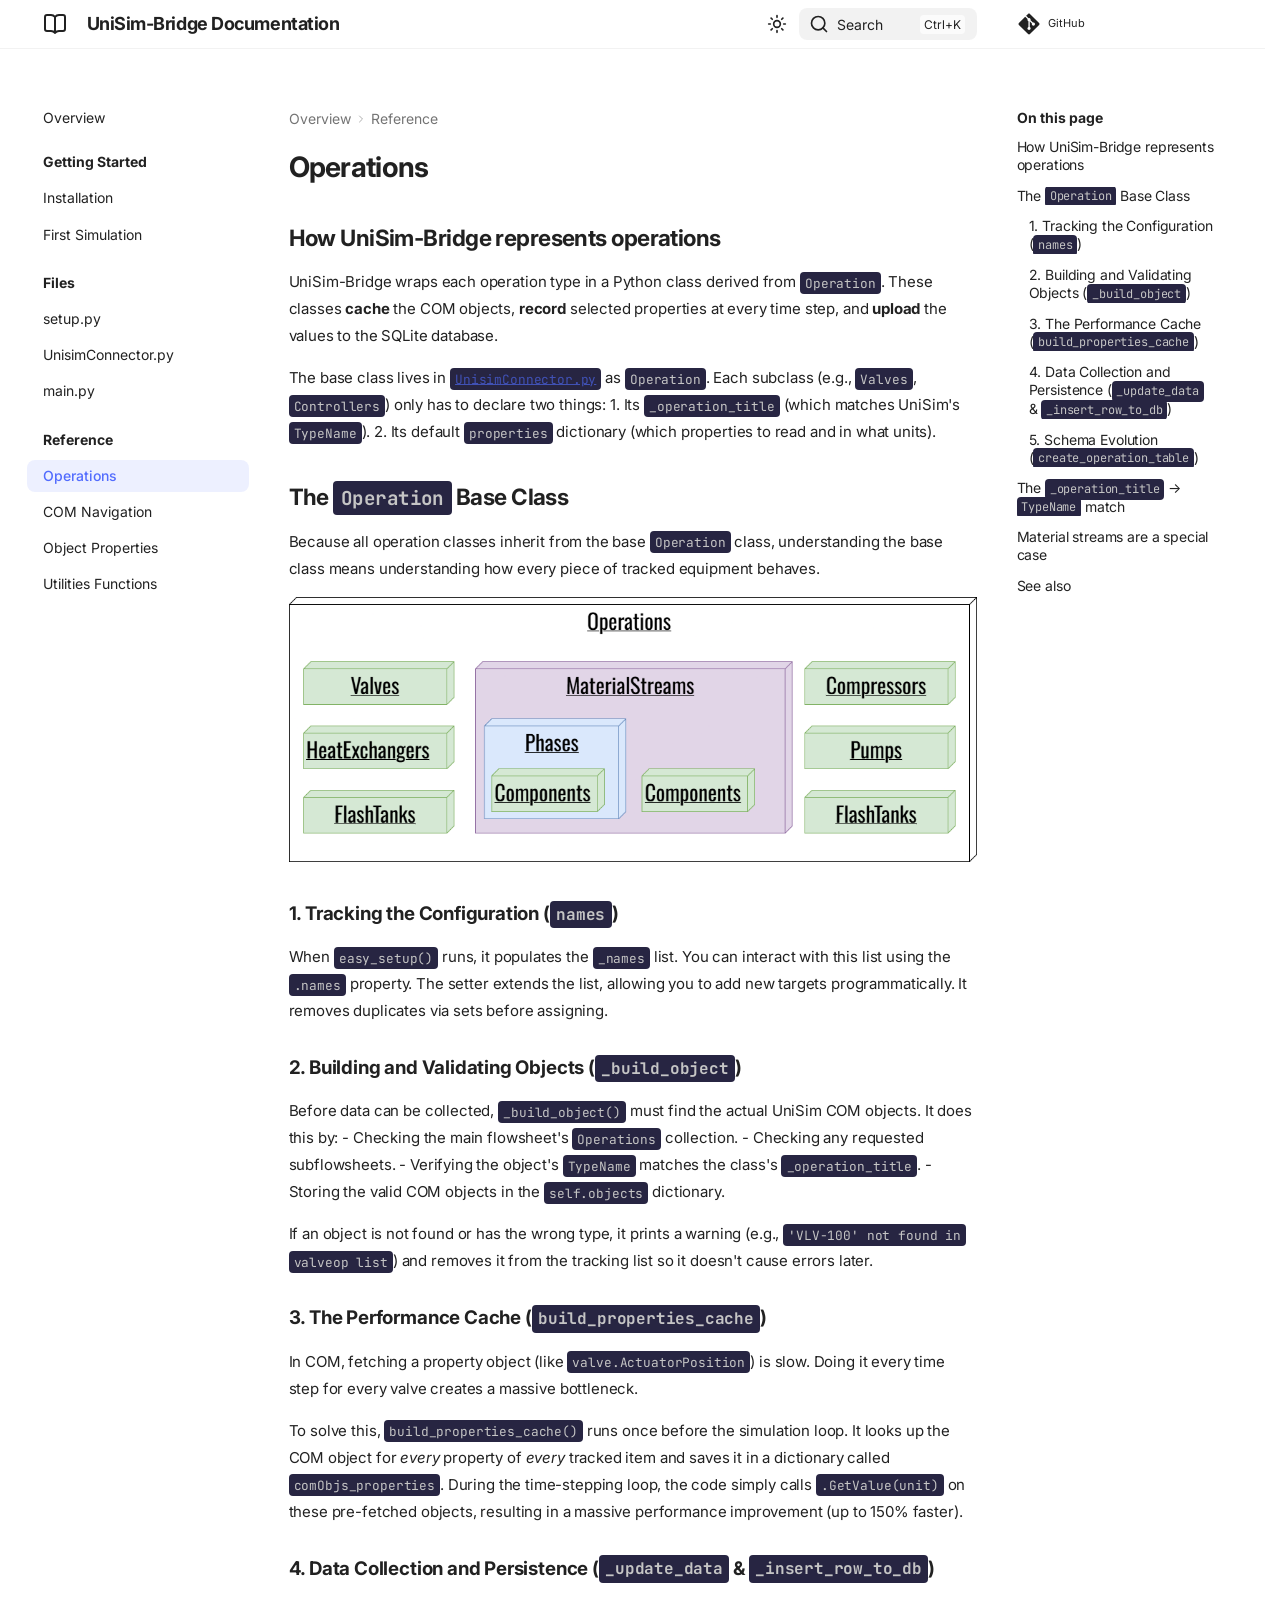
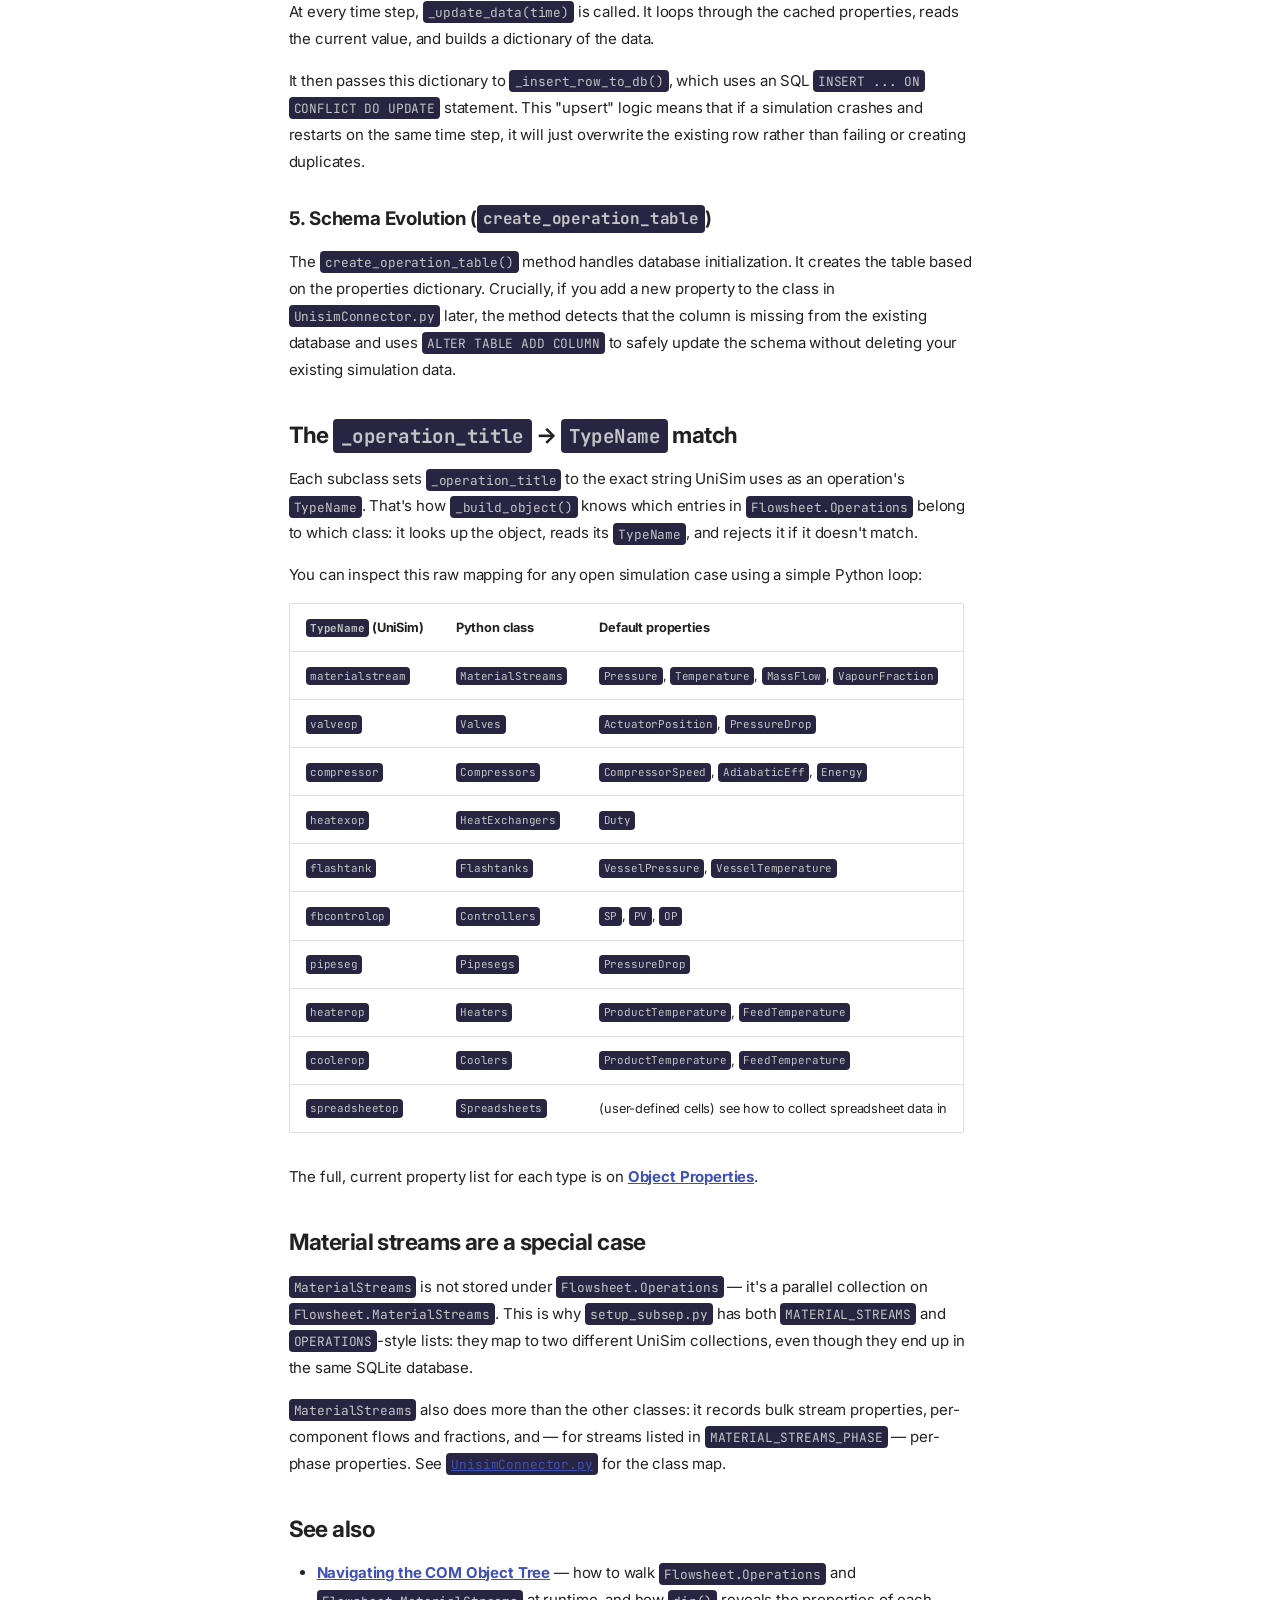
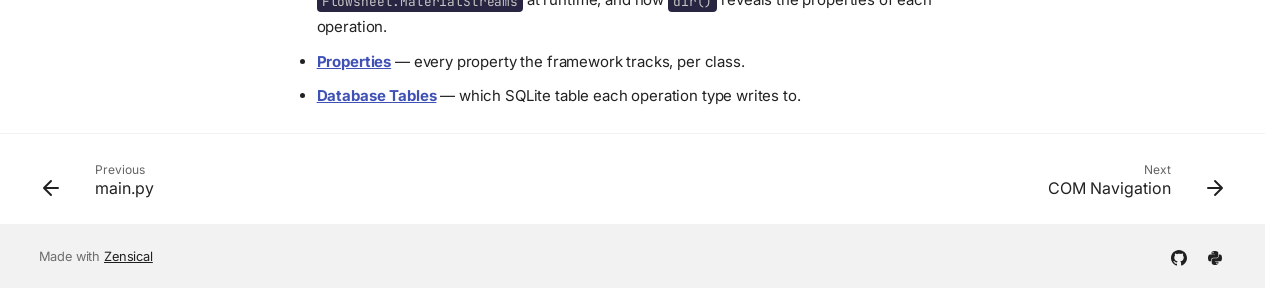
<file: site/reference/operations-reference/index.html>
<!doctype html>
<html lang="en" class="no-js">
  <head>
    
      <meta charset="utf-8">
      <meta name="viewport" content="width=device-width,initial-scale=1">
      
        <meta name="description" content="Documentation for the 3 file UniSim-Bridge framework, providing an overview of its features, installation instructions, and reference materials for users and developers.">
      
      
        <meta name="author" content="Guilherme Rocha Ribeiro">
      
      
        <link rel="canonical" href="https://guilherme-rocha-ribeiro.github.io/UniSim-Bridge/reference/operations-reference/">
      
      
      
        <link rel="prev" href="../../files/main/">
      
      
        <link rel="next" href="../com-navigation/">
      
      
        
      
      
      <link rel="icon" href="../../assets/images/favicon.png">
      <meta name="generator" content="zensical-0.0.71">
    
    
      
        <title>Operations - UniSim-Bridge Documentation</title>
      
    
    
      
        
      
      <link rel="stylesheet" href="../../assets/stylesheets/modern/main.e442bf79.min.css">
      
        
          
        
        <link rel="stylesheet" href="../../assets/stylesheets/modern/palette.b60ce83d.min.css">
      
      
  
  
    
      
      
    
  
  
  <style>:root{--md-admonition-icon--note:url('data:image/svg+xml;charset=utf-8,%3Csvg%20xmlns%3D%22http%3A//www.w3.org/2000/svg%22%20viewBox%3D%220%200%2016%2016%22%3E%3Cpath%20d%3D%22M1%207.775V2.75C1%201.784%201.784%201%202.75%201h5.025c.464%200%20.91.184%201.238.513l6.25%206.25a1.75%201.75%200%200%201%200%202.474l-5.026%205.026a1.75%201.75%200%200%201-2.474%200l-6.25-6.25A1.75%201.75%200%200%201%201%207.775m1.5%200c0%20.066.026.13.073.177l6.25%206.25a.25.25%200%200%200%20.354%200l5.025-5.025a.25.25%200%200%200%200-.354l-6.25-6.25a.25.25%200%200%200-.177-.073H2.75a.25.25%200%200%200-.25.25ZM6%205a1%201%200%201%201%200%202%201%201%200%200%201%200-2%22/%3E%3C/svg%3E');}</style>



    
    
      
    
    
      
        
        
        <link rel="preconnect" href="https://fonts.gstatic.com" crossorigin>
        <link rel="stylesheet" href="https://fonts.googleapis.com/css?family=Inter:300,300i,400,400i,500,500i,700,700i%7CJetBrains+Mono:400,400i,700,700i&amp;display=fallback">
        <style>:root{--md-text-font:"Inter";--md-code-font:"JetBrains Mono"}</style>
      
    
    
      <link rel="stylesheet" href="../../stylesheets/extra.css">
    
    <script>__md_scope=new URL("../..",location),__md_scope.pathname.endsWith("/")||(__md_scope=new URL(__md_scope.pathname+"/",location)),__md_hash=e=>[...e].reduce(((e,t)=>(e<<5)-e+t.charCodeAt(0)),0),__md_get=(e,t=localStorage,_=__md_scope)=>JSON.parse(t.getItem(_.pathname+"."+e)),__md_set=(e,t,_=localStorage,a=__md_scope)=>{try{_.setItem(a.pathname+"."+e,JSON.stringify(t))}catch(e){}},document.documentElement.setAttribute("data-platform",navigator.platform)</script>
    
      

    
    
  </head>
  
  
    
    
      
    
    
    
    
    <body dir="ltr" data-md-color-scheme="default" data-md-color-primary="indigo" data-md-color-accent="indigo">
  
    
    <input class="md-toggle" data-md-toggle="drawer" type="checkbox" id="__drawer" autocomplete="off">
    <input class="md-toggle" data-md-toggle="search" type="checkbox" id="__search" autocomplete="off">
    <label class="md-overlay" for="__drawer" aria-hidden="true"></label>
    <div data-md-component="skip">
      <a href="#__skip" class="md-skip">
        Skip to content
      </a>
    </div>
    <div data-md-component="announce">
      
    </div>
    
    
      

  

<header class="md-header md-header--shadow" data-md-component="header">
  <nav class="md-header__inner md-grid" aria-label="Header">
    <a href="../.." title="UniSim-Bridge Documentation" class="md-header__button md-logo" aria-label="UniSim-Bridge Documentation" data-md-component="logo">
      
  
  <svg xmlns="http://www.w3.org/2000/svg" fill="none" stroke="currentColor" stroke-linecap="round" stroke-linejoin="round" stroke-width="2" class="lucide lucide-book-open" viewBox="0 0 24 24"><path d="M12 5v16M20.001 19A2 2 0 0 0 22 17V5a2 2 0 0 0-1.999-2L16 3.002A5 5 0 0 0 12 5a5 5 0 0 0-4-2H4a2 2 0 0 0-2 2v12a2 2 0 0 0 1.999 2H8a5 5 0 0 1 4 2 5 5 0 0 1 4-2z"/></svg>

    </a>
    <label class="md-header__button md-icon" for="__drawer" aria-label="Navigation">
      
      <svg xmlns="http://www.w3.org/2000/svg" fill="none" stroke="currentColor" stroke-linecap="round" stroke-linejoin="round" stroke-width="2" class="lucide lucide-menu" viewBox="0 0 24 24"><path d="M4 5h16M4 12h16M4 19h16"/></svg>
    </label>
    <div class="md-header__title" data-md-component="header-title">
      <div class="md-header__ellipsis">
        <div class="md-header__topic">
          <span class="md-ellipsis">
            UniSim-Bridge Documentation
          </span>
        </div>
        <div class="md-header__topic" data-md-component="header-topic">
          <span class="md-ellipsis">
            
              Operations
            
          </span>
        </div>
      </div>
    </div>
    
      
        <form class="md-header__option" data-md-component="palette">
  
    
    
    
    <input class="md-option" data-md-color-media="slate" data-md-color-scheme="default" data-md-color-primary="indigo" data-md-color-accent="indigo"  aria-label="Switch to light mode"  type="radio" name="__palette" id="__palette_0">
    
      <label class="md-header__button md-icon" title="Switch to light mode" for="__palette_1" hidden>
        <svg xmlns="http://www.w3.org/2000/svg" fill="none" stroke="currentColor" stroke-linecap="round" stroke-linejoin="round" stroke-width="2" class="lucide lucide-sun-moon" viewBox="0 0 24 24"><path d="M12 2v2M14.837 16.385a6 6 0 1 1-7.223-7.222c.624-.147.97.66.715 1.248a4 4 0 0 0 5.26 5.259c.589-.255 1.396.09 1.248.715M16 12a4 4 0 0 0-4-4M19 5l-1.256 1.256M20 12h2"/></svg>
      </label>
    
  
    
    
    
    <input class="md-option" data-md-color-media="(prefers-color-scheme: light)" data-md-color-scheme="default" data-md-color-primary="indigo" data-md-color-accent="indigo"  aria-label="Switch to dark mode"  type="radio" name="__palette" id="__palette_1">
    
      <label class="md-header__button md-icon" title="Switch to dark mode" for="__palette_2" hidden>
        <svg xmlns="http://www.w3.org/2000/svg" fill="none" stroke="currentColor" stroke-linecap="round" stroke-linejoin="round" stroke-width="2" class="lucide lucide-sun" viewBox="0 0 24 24"><circle cx="12" cy="12" r="4"/><path d="M12 2v2M12 20v2M4.93 4.93l1.41 1.41M17.66 17.66l1.41 1.41M2 12h2M20 12h2M6.34 17.66l-1.41 1.41M19.07 4.93l-1.41 1.41"/></svg>
      </label>
    
  
    
    
    
    <input class="md-option" data-md-color-media="(prefers-color-scheme: dark)" data-md-color-scheme="slate" data-md-color-primary="indigo" data-md-color-accent="indigo"  aria-label="Switch to system preference"  type="radio" name="__palette" id="__palette_2">
    
      <label class="md-header__button md-icon" title="Switch to system preference" for="__palette_0" hidden>
        <svg xmlns="http://www.w3.org/2000/svg" fill="none" stroke="currentColor" stroke-linecap="round" stroke-linejoin="round" stroke-width="2" class="lucide lucide-moon" viewBox="0 0 24 24"><path d="M20.985 12.486a9 9 0 1 1-9.473-9.472c.405-.022.617.46.402.803a6 6 0 0 0 8.268 8.268c.344-.215.825-.004.803.401"/></svg>
      </label>
    
  
</form>
      
    
    
      <script>var palette=__md_get("__palette");if(palette&&palette.color){if("(prefers-color-scheme)"===palette.color.media){var media=matchMedia("(prefers-color-scheme: light)"),input=document.querySelector(media.matches?"[data-md-color-media='(prefers-color-scheme: light)']":"[data-md-color-media='(prefers-color-scheme: dark)']");palette.color.media=input.getAttribute("data-md-color-media"),palette.color.scheme=input.getAttribute("data-md-color-scheme"),palette.color.primary=input.getAttribute("data-md-color-primary"),palette.color.accent=input.getAttribute("data-md-color-accent")}for(var[key,value]of Object.entries(palette.color))document.body.setAttribute("data-md-color-"+key,value)}</script>
    
    
    
      
      
        <label class="md-header__button md-icon" for="__search" aria-label="Search">
          
          <svg xmlns="http://www.w3.org/2000/svg" fill="none" stroke="currentColor" stroke-linecap="round" stroke-linejoin="round" stroke-width="2" class="lucide lucide-search" viewBox="0 0 24 24"><path d="m21 21-4.34-4.34"/><circle cx="11" cy="11" r="8"/></svg>
        </label>
        <div class="md-search" data-md-component="search" role="dialog" aria-label="Search">
  <button type="button" class="md-search__button">
    Search
  </button>
</div>
      
    
    <div class="md-header__source">
      
        <a href="https://github.com/Guilherme-Rocha-Ribeiro/UniSim-Bridge" title="Go to repository" class="md-source" data-md-component="source">
  <div class="md-source__icon md-icon">
    
    <svg xmlns="http://www.w3.org/2000/svg" viewBox="0 0 448 512"><!--! Font Awesome Free 7.3.1 by @fontawesome - https://fontawesome.com License - https://fontawesome.com/license/free (Icons: CC BY 4.0, Fonts: SIL OFL 1.1, Code: MIT License) Copyright 2026 Fonticons, Inc.--><path fill="currentColor" d="M439.6 236.1 244 40.5c-5.4-5.5-12.8-8.5-20.4-8.5s-15 3-20.4 8.4L162.5 81l51.5 51.5c27.1-9.1 52.7 16.8 43.4 43.7l49.7 49.7c34.2-11.8 61.2 31 35.5 56.7-26.5 26.5-70.2-2.9-56-37.3L240.3 199v121.9c25.3 12.5 22.3 41.8 9.1 55-6.4 6.4-15.2 10.1-24.3 10.1s-17.8-3.6-24.3-10.1c-17.6-17.6-11.1-46.9 11.2-56v-123c-20.8-8.5-24.6-30.7-18.6-45L142.6 101 8.5 235.1C3 240.6 0 247.9 0 255.5s3 15 8.5 20.4l195.6 195.7c5.4 5.4 12.7 8.4 20.4 8.4s15-3 20.4-8.4l194.7-194.7c5.4-5.4 8.4-12.8 8.4-20.4s-3-15-8.4-20.4"/></svg>
  </div>
  <div class="md-source__repository">
    GitHub
  </div>
</a>
      
    </div>
  </nav>
  
</header>
    
    <div class="md-container" data-md-component="container">
      
      
        
          
        
      
      <main class="md-main" data-md-component="main">
        <div class="md-main__inner md-grid">
          
            
              
              <div class="md-sidebar md-sidebar--primary" data-md-component="sidebar" data-md-type="navigation" >
                <div class="md-sidebar__scrollwrap">
                  <div class="md-sidebar__inner">
                    



<nav class="md-nav md-nav--primary" aria-label="Navigation" data-md-level="0">
  <label class="md-nav__title" for="__drawer">
    <a href="../.." title="UniSim-Bridge Documentation" class="md-nav__button md-logo" aria-label="UniSim-Bridge Documentation" data-md-component="logo">
      
  
  <svg xmlns="http://www.w3.org/2000/svg" fill="none" stroke="currentColor" stroke-linecap="round" stroke-linejoin="round" stroke-width="2" class="lucide lucide-book-open" viewBox="0 0 24 24"><path d="M12 5v16M20.001 19A2 2 0 0 0 22 17V5a2 2 0 0 0-1.999-2L16 3.002A5 5 0 0 0 12 5a5 5 0 0 0-4-2H4a2 2 0 0 0-2 2v12a2 2 0 0 0 1.999 2H8a5 5 0 0 1 4 2 5 5 0 0 1 4-2z"/></svg>

    </a>
    UniSim-Bridge Documentation
  </label>
  
    <div class="md-nav__source">
      <a href="https://github.com/Guilherme-Rocha-Ribeiro/UniSim-Bridge" title="Go to repository" class="md-source" data-md-component="source">
  <div class="md-source__icon md-icon">
    
    <svg xmlns="http://www.w3.org/2000/svg" viewBox="0 0 448 512"><!--! Font Awesome Free 7.3.1 by @fontawesome - https://fontawesome.com License - https://fontawesome.com/license/free (Icons: CC BY 4.0, Fonts: SIL OFL 1.1, Code: MIT License) Copyright 2026 Fonticons, Inc.--><path fill="currentColor" d="M439.6 236.1 244 40.5c-5.4-5.5-12.8-8.5-20.4-8.5s-15 3-20.4 8.4L162.5 81l51.5 51.5c27.1-9.1 52.7 16.8 43.4 43.7l49.7 49.7c34.2-11.8 61.2 31 35.5 56.7-26.5 26.5-70.2-2.9-56-37.3L240.3 199v121.9c25.3 12.5 22.3 41.8 9.1 55-6.4 6.4-15.2 10.1-24.3 10.1s-17.8-3.6-24.3-10.1c-17.6-17.6-11.1-46.9 11.2-56v-123c-20.8-8.5-24.6-30.7-18.6-45L142.6 101 8.5 235.1C3 240.6 0 247.9 0 255.5s3 15 8.5 20.4l195.6 195.7c5.4 5.4 12.7 8.4 20.4 8.4s15-3 20.4-8.4l194.7-194.7c5.4-5.4 8.4-12.8 8.4-20.4s-3-15-8.4-20.4"/></svg>
  </div>
  <div class="md-source__repository">
    GitHub
  </div>
</a>
    </div>
  
  <ul class="md-nav__list" data-md-scrollfix>
    
      
      
  
  
  
  
    <li class="md-nav__item">
      <a href="../.." class="md-nav__link">
        
  
  
  <span class="md-ellipsis">
    
  
  Overview

    
  </span>
  
  

      </a>
    </li>
  

    
      
      
  
  
  
  
    
    
      
        
      
        
      
    
    
    
      
        
        
      
    
    
    <li class="md-nav__item md-nav__item--section md-nav__item--nested">
      
        
        
        <input class="md-nav__toggle md-toggle " type="checkbox" id="__nav_2" >
        
          
          <label class="md-nav__link" for="__nav_2" id="__nav_2_label" tabindex="">
            
  
  
  <span class="md-ellipsis">
    
  
  Getting Started

    
  </span>
  
  

            <span class="md-nav__icon md-icon"></span>
          </label>
        
        
          <nav class="md-nav" data-md-level="1" aria-labelledby="__nav_2_label" aria-expanded="false">
            <label class="md-nav__title" for="__nav_2">
              <span class="md-nav__icon md-icon"></span>
              
  
  Getting Started

            </label>
            <ul class="md-nav__list" data-md-scrollfix>
              
                
                  
  
  
  
  
    <li class="md-nav__item">
      <a href="../../getting-started/installation/" class="md-nav__link">
        
  
  
  <span class="md-ellipsis">
    
  
  Installation

    
  </span>
  
  

      </a>
    </li>
  

                
              
                
                  
  
  
  
  
    <li class="md-nav__item">
      <a href="../../getting-started/first-simulation/" class="md-nav__link">
        
  
  
  <span class="md-ellipsis">
    
  
  First Simulation

    
  </span>
  
  

      </a>
    </li>
  

                
              
            </ul>
          </nav>
        
      
    </li>
  

    
      
      
  
  
  
  
    
    
      
        
      
        
      
        
      
    
    
    
      
        
        
      
    
    
    <li class="md-nav__item md-nav__item--section md-nav__item--nested">
      
        
        
        <input class="md-nav__toggle md-toggle " type="checkbox" id="__nav_3" >
        
          
          <label class="md-nav__link" for="__nav_3" id="__nav_3_label" tabindex="">
            
  
  
  <span class="md-ellipsis">
    
  
  Files

    
  </span>
  
  

            <span class="md-nav__icon md-icon"></span>
          </label>
        
        
          <nav class="md-nav" data-md-level="1" aria-labelledby="__nav_3_label" aria-expanded="false">
            <label class="md-nav__title" for="__nav_3">
              <span class="md-nav__icon md-icon"></span>
              
  
  Files

            </label>
            <ul class="md-nav__list" data-md-scrollfix>
              
                
                  
  
  
  
  
    <li class="md-nav__item">
      <a href="../../files/setup/" class="md-nav__link">
        
  
  
  <span class="md-ellipsis">
    
  
  setup.py

    
  </span>
  
  

      </a>
    </li>
  

                
              
                
                  
  
  
  
  
    <li class="md-nav__item">
      <a href="../../files/unisim-connector/" class="md-nav__link">
        
  
  
  <span class="md-ellipsis">
    
  
  UnisimConnector.py

    
  </span>
  
  

      </a>
    </li>
  

                
              
                
                  
  
  
  
  
    <li class="md-nav__item">
      <a href="../../files/main/" class="md-nav__link">
        
  
  
  <span class="md-ellipsis">
    
  
  main.py

    
  </span>
  
  

      </a>
    </li>
  

                
              
            </ul>
          </nav>
        
      
    </li>
  

    
      
      
  
  
    
  
  
  
    
    
      
        
      
        
      
        
      
        
      
    
    
    
      
        
        
      
    
    
    <li class="md-nav__item md-nav__item--active md-nav__item--section md-nav__item--nested">
      
        
        
        <input class="md-nav__toggle md-toggle " type="checkbox" id="__nav_4" checked>
        
          
          <label class="md-nav__link" for="__nav_4" id="__nav_4_label" tabindex="">
            
  
  
  <span class="md-ellipsis">
    
  
  Reference

    
  </span>
  
  

            <span class="md-nav__icon md-icon"></span>
          </label>
        
        
          <nav class="md-nav" data-md-level="1" aria-labelledby="__nav_4_label" aria-expanded="true">
            <label class="md-nav__title" for="__nav_4">
              <span class="md-nav__icon md-icon"></span>
              
  
  Reference

            </label>
            <ul class="md-nav__list" data-md-scrollfix>
              
                
                  
  
  
    
  
  
  
    <li class="md-nav__item md-nav__item--active">
      
      
      
      
        
      
      
        <label class="md-nav__link md-nav__link--active" for="__toc">
          
  
  
  <span class="md-ellipsis">
    
  
  Operations

    
  </span>
  
  

          <span class="md-nav__icon md-icon"></span>
        </label>
      
      <a href="././" class="md-nav__link md-nav__link--active">
        
  
  
  <span class="md-ellipsis">
    
  
  Operations

    
  </span>
  
  

      </a>
      
        


<nav class="md-nav md-nav--secondary" aria-label="On this page">
  
  
  
    
  
  
    <label class="md-nav__title" for="__toc">
      <span class="md-nav__icon md-icon"></span>
      On this page
    </label>
    <ul class="md-nav__list" data-md-component="toc" data-md-scrollfix>
      
        <li class="md-nav__item">
  <a href="#how-unisim-bridge-represents-operations" class="md-nav__link">
    <span class="md-ellipsis">
      <span class="md-typeset">
        How UniSim-Bridge represents operations
      </span>
    </span>
  </a>
  
</li>
      
        <li class="md-nav__item">
  <a href="#the-operation-base-class" class="md-nav__link">
    <span class="md-ellipsis">
      <span class="md-typeset">
        The <code>Operation</code> Base Class
      </span>
    </span>
  </a>
  
    <nav class="md-nav" aria-label="The Operation Base Class">
      <ul class="md-nav__list">
        
          <li class="md-nav__item">
  <a href="#1-tracking-the-configuration-names" class="md-nav__link">
    <span class="md-ellipsis">
      <span class="md-typeset">
        1. Tracking the Configuration (<code>names</code>)
      </span>
    </span>
  </a>
  
</li>
        
          <li class="md-nav__item">
  <a href="#2-building-and-validating-objects-_build_object" class="md-nav__link">
    <span class="md-ellipsis">
      <span class="md-typeset">
        2. Building and Validating Objects (<code>_build_object</code>)
      </span>
    </span>
  </a>
  
</li>
        
          <li class="md-nav__item">
  <a href="#3-the-performance-cache-build_properties_cache" class="md-nav__link">
    <span class="md-ellipsis">
      <span class="md-typeset">
        3. The Performance Cache (<code>build_properties_cache</code>)
      </span>
    </span>
  </a>
  
</li>
        
          <li class="md-nav__item">
  <a href="#4-data-collection-and-persistence-_update_data-_insert_row_to_db" class="md-nav__link">
    <span class="md-ellipsis">
      <span class="md-typeset">
        4. Data Collection and Persistence (<code>_update_data</code> &amp; <code>_insert_row_to_db</code>)
      </span>
    </span>
  </a>
  
</li>
        
          <li class="md-nav__item">
  <a href="#5-schema-evolution-create_operation_table" class="md-nav__link">
    <span class="md-ellipsis">
      <span class="md-typeset">
        5. Schema Evolution (<code>create_operation_table</code>)
      </span>
    </span>
  </a>
  
</li>
        
      </ul>
    </nav>
  
</li>
      
        <li class="md-nav__item">
  <a href="#the-_operation_title-typename-match" class="md-nav__link">
    <span class="md-ellipsis">
      <span class="md-typeset">
        The <code>_operation_title</code> → <code>TypeName</code> match
      </span>
    </span>
  </a>
  
</li>
      
        <li class="md-nav__item">
  <a href="#material-streams-are-a-special-case" class="md-nav__link">
    <span class="md-ellipsis">
      <span class="md-typeset">
        Material streams are a special case
      </span>
    </span>
  </a>
  
</li>
      
        <li class="md-nav__item">
  <a href="#see-also" class="md-nav__link">
    <span class="md-ellipsis">
      <span class="md-typeset">
        See also
      </span>
    </span>
  </a>
  
</li>
      
    </ul>
  
</nav>
      
    </li>
  

                
              
                
                  
  
  
  
  
    <li class="md-nav__item">
      <a href="../com-navigation/" class="md-nav__link">
        
  
  
  <span class="md-ellipsis">
    
  
  COM Navigation

    
  </span>
  
  

      </a>
    </li>
  

                
              
                
                  
  
  
  
  
    <li class="md-nav__item">
      <a href="../properties-reference/" class="md-nav__link">
        
  
  
  <span class="md-ellipsis">
    
  
  Object Properties

    
  </span>
  
  

      </a>
    </li>
  

                
              
                
                  
  
  
  
  
    <li class="md-nav__item">
      <a href="../utilities-functions/" class="md-nav__link">
        
  
  
  <span class="md-ellipsis">
    
  
  Utilities Functions

    
  </span>
  
  

      </a>
    </li>
  

                
              
            </ul>
          </nav>
        
      
    </li>
  

    
  </ul>
</nav>
                  </div>
                </div>
              </div>
            
            
              
              <div class="md-sidebar md-sidebar--secondary" data-md-component="sidebar" data-md-type="toc" >
                <div class="md-sidebar__scrollwrap">
                  
                    
                    
                    
                      
                    
                    
                      <input class="md-nav__toggle md-toggle" type="checkbox" id="__toc">
                      <div class="md-sidebar-button__wrapper">
                        <label class="md-sidebar-button" for="__toc"></label>
                      </div>
                    
                  
                  <div class="md-sidebar__inner">
                    


<nav class="md-nav md-nav--secondary" aria-label="On this page">
  
  
  
    
  
  
    <label class="md-nav__title" for="__toc">
      <span class="md-nav__icon md-icon"></span>
      On this page
    </label>
    <ul class="md-nav__list" data-md-component="toc" data-md-scrollfix>
      
        <li class="md-nav__item">
  <a href="#how-unisim-bridge-represents-operations" class="md-nav__link">
    <span class="md-ellipsis">
      <span class="md-typeset">
        How UniSim-Bridge represents operations
      </span>
    </span>
  </a>
  
</li>
      
        <li class="md-nav__item">
  <a href="#the-operation-base-class" class="md-nav__link">
    <span class="md-ellipsis">
      <span class="md-typeset">
        The <code>Operation</code> Base Class
      </span>
    </span>
  </a>
  
    <nav class="md-nav" aria-label="The Operation Base Class">
      <ul class="md-nav__list">
        
          <li class="md-nav__item">
  <a href="#1-tracking-the-configuration-names" class="md-nav__link">
    <span class="md-ellipsis">
      <span class="md-typeset">
        1. Tracking the Configuration (<code>names</code>)
      </span>
    </span>
  </a>
  
</li>
        
          <li class="md-nav__item">
  <a href="#2-building-and-validating-objects-_build_object" class="md-nav__link">
    <span class="md-ellipsis">
      <span class="md-typeset">
        2. Building and Validating Objects (<code>_build_object</code>)
      </span>
    </span>
  </a>
  
</li>
        
          <li class="md-nav__item">
  <a href="#3-the-performance-cache-build_properties_cache" class="md-nav__link">
    <span class="md-ellipsis">
      <span class="md-typeset">
        3. The Performance Cache (<code>build_properties_cache</code>)
      </span>
    </span>
  </a>
  
</li>
        
          <li class="md-nav__item">
  <a href="#4-data-collection-and-persistence-_update_data-_insert_row_to_db" class="md-nav__link">
    <span class="md-ellipsis">
      <span class="md-typeset">
        4. Data Collection and Persistence (<code>_update_data</code> &amp; <code>_insert_row_to_db</code>)
      </span>
    </span>
  </a>
  
</li>
        
          <li class="md-nav__item">
  <a href="#5-schema-evolution-create_operation_table" class="md-nav__link">
    <span class="md-ellipsis">
      <span class="md-typeset">
        5. Schema Evolution (<code>create_operation_table</code>)
      </span>
    </span>
  </a>
  
</li>
        
      </ul>
    </nav>
  
</li>
      
        <li class="md-nav__item">
  <a href="#the-_operation_title-typename-match" class="md-nav__link">
    <span class="md-ellipsis">
      <span class="md-typeset">
        The <code>_operation_title</code> → <code>TypeName</code> match
      </span>
    </span>
  </a>
  
</li>
      
        <li class="md-nav__item">
  <a href="#material-streams-are-a-special-case" class="md-nav__link">
    <span class="md-ellipsis">
      <span class="md-typeset">
        Material streams are a special case
      </span>
    </span>
  </a>
  
</li>
      
        <li class="md-nav__item">
  <a href="#see-also" class="md-nav__link">
    <span class="md-ellipsis">
      <span class="md-typeset">
        See also
      </span>
    </span>
  </a>
  
</li>
      
    </ul>
  
</nav>
                  </div>
                </div>
              </div>
            
          
          
            <div class="md-content" data-md-component="content">
              
                



  


  <nav class="md-path" aria-label="Navigation" >
    <ol class="md-path__list">
      
        
  
  
    <li class="md-path__item">
      <a href="../.." class="md-path__link">
        
  
  <span class="md-ellipsis">
    Overview
  </span>

      </a>
    </li>
  

      
      
        
  
  
    
    
      
        
      
        
      
        
      
        
      
    
    
    
    
      <li class="md-path__item">
        <a href="././" class="md-path__link">
          
  
  <span class="md-ellipsis">
    Reference
  </span>

        </a>
      </li>
    
  

      
    </ol>
  </nav>

              
              <article class="md-content__inner md-typeset">
                <a id="__skip" tabindex="-1"></a>
                
                  

  
  


<h1 id="operations">Operations<a class="headerlink" href="#operations" title="Permanent link">&para;</a></h1>
<h2 id="how-unisim-bridge-represents-operations">How UniSim-Bridge represents operations<a class="headerlink" href="#how-unisim-bridge-represents-operations" title="Permanent link">&para;</a></h2>
<p>UniSim-Bridge wraps each operation type in a Python class derived from <code>Operation</code>. These classes <strong>cache</strong> the COM objects, <strong>record</strong> selected properties at every time step, and <strong>upload</strong> the values to the SQLite database. </p>
<p>The base class lives in <a href="../../files/unisim-connector/"><code>UnisimConnector.py</code></a> as <code>Operation</code>. Each subclass (e.g., <code>Valves</code>, <code>Controllers</code>) only has to declare two things:
1. Its <code>_operation_title</code> (which matches UniSim's <code>TypeName</code>).
2. Its default <code>properties</code> dictionary (which properties to read and in what units).</p>
<h2 id="the-operation-base-class">The <code>Operation</code> Base Class<a class="headerlink" href="#the-operation-base-class" title="Permanent link">&para;</a></h2>
<p>Because all operation classes inherit from the base <code>Operation</code> class, understanding the base class means understanding how every piece of tracked equipment behaves.</p>
<p><img alt="Operations Diagram" src="../../assets/DIAGRAM_operation_class.png" /></p>
<h3 id="1-tracking-the-configuration-names">1. Tracking the Configuration (<code>names</code>)<a class="headerlink" href="#1-tracking-the-configuration-names" title="Permanent link">&para;</a></h3>
<p>When <code>easy_setup()</code> runs, it populates the <code>_names</code> list. You can interact with this list using the <code>.names</code> property. The setter extends the list, allowing you to add new targets programmatically. It removes duplicates via sets before assigning.</p>
<h3 id="2-building-and-validating-objects-_build_object">2. Building and Validating Objects (<code>_build_object</code>)<a class="headerlink" href="#2-building-and-validating-objects-_build_object" title="Permanent link">&para;</a></h3>
<p>Before data can be collected, <code>_build_object()</code> must find the actual UniSim COM objects. It does this by:
- Checking the main flowsheet's <code>Operations</code> collection.
- Checking any requested subflowsheets.
- Verifying the object's <code>TypeName</code> matches the class's <code>_operation_title</code>. 
- Storing the valid COM objects in the <code>self.objects</code> dictionary.</p>
<p>If an object is not found or has the wrong type, it prints a warning (e.g., <code>'VLV-100' not found in valveop list</code>) and removes it from the tracking list so it doesn't cause errors later.</p>
<h3 id="3-the-performance-cache-build_properties_cache">3. The Performance Cache (<code>build_properties_cache</code>)<a class="headerlink" href="#3-the-performance-cache-build_properties_cache" title="Permanent link">&para;</a></h3>
<p>In COM, fetching a property object (like <code>valve.ActuatorPosition</code>) is slow. Doing it every time step for every valve creates a massive bottleneck. </p>
<p>To solve this, <code>build_properties_cache()</code> runs once before the simulation loop. It looks up the COM object for <em>every</em> property of <em>every</em> tracked item and saves it in a dictionary called <code>comObjs_properties</code>. During the time-stepping loop, the code simply calls <code>.GetValue(unit)</code> on these pre-fetched objects, resulting in a massive performance improvement (up to 150% faster).</p>
<h3 id="4-data-collection-and-persistence-_update_data-_insert_row_to_db">4. Data Collection and Persistence (<code>_update_data</code> &amp; <code>_insert_row_to_db</code>)<a class="headerlink" href="#4-data-collection-and-persistence-_update_data-_insert_row_to_db" title="Permanent link">&para;</a></h3>
<p>At every time step, <code>_update_data(time)</code> is called. It loops through the cached properties, reads the current value, and builds a dictionary of the data. </p>
<p>It then passes this dictionary to <code>_insert_row_to_db()</code>, which uses an SQL <code>INSERT ... ON CONFLICT DO UPDATE</code> statement. This "upsert" logic means that if a simulation crashes and restarts on the same time step, it will just overwrite the existing row rather than failing or creating duplicates.</p>
<h3 id="5-schema-evolution-create_operation_table">5. Schema Evolution (<code>create_operation_table</code>)<a class="headerlink" href="#5-schema-evolution-create_operation_table" title="Permanent link">&para;</a></h3>
<p>The <code>create_operation_table()</code> method handles database initialization. It creates the table based on the properties dictionary. Crucially, if you add a new property to the class in <code>UnisimConnector.py</code> later, the method detects that the column is missing from the existing database and uses <code>ALTER TABLE ADD COLUMN</code> to safely update the schema without deleting your existing simulation data.</p>
<h2 id="the-_operation_title-typename-match">The <code>_operation_title</code> → <code>TypeName</code> match<a class="headerlink" href="#the-_operation_title-typename-match" title="Permanent link">&para;</a></h2>
<p>Each subclass sets <code>_operation_title</code> to the exact string UniSim uses as an operation's <code>TypeName</code>. That's how <code>_build_object()</code> knows which entries in <code>Flowsheet.Operations</code> belong to which class: it looks up the object, reads its <code>TypeName</code>, and rejects it if it doesn't match.</p>
<p>You can inspect this raw mapping for any open simulation case using a simple Python loop:</p>
<table>
<thead>
<tr>
<th style="text-align: left;"><code>TypeName</code> (UniSim)</th>
<th style="text-align: left;">Python class</th>
<th style="text-align: left;">Default properties</th>
</tr>
</thead>
<tbody>
<tr>
<td style="text-align: left;"><code>materialstream</code></td>
<td style="text-align: left;"><code>MaterialStreams</code></td>
<td style="text-align: left;"><code>Pressure</code>, <code>Temperature</code>, <code>MassFlow</code>, <code>VapourFraction</code></td>
</tr>
<tr>
<td style="text-align: left;"><code>valveop</code></td>
<td style="text-align: left;"><code>Valves</code></td>
<td style="text-align: left;"><code>ActuatorPosition</code>, <code>PressureDrop</code></td>
</tr>
<tr>
<td style="text-align: left;"><code>compressor</code></td>
<td style="text-align: left;"><code>Compressors</code></td>
<td style="text-align: left;"><code>CompressorSpeed</code>, <code>AdiabaticEff</code>, <code>Energy</code></td>
</tr>
<tr>
<td style="text-align: left;"><code>heatexop</code></td>
<td style="text-align: left;"><code>HeatExchangers</code></td>
<td style="text-align: left;"><code>Duty</code></td>
</tr>
<tr>
<td style="text-align: left;"><code>flashtank</code></td>
<td style="text-align: left;"><code>Flashtanks</code></td>
<td style="text-align: left;"><code>VesselPressure</code>, <code>VesselTemperature</code></td>
</tr>
<tr>
<td style="text-align: left;"><code>fbcontrolop</code></td>
<td style="text-align: left;"><code>Controllers</code></td>
<td style="text-align: left;"><code>SP</code>, <code>PV</code>, <code>OP</code></td>
</tr>
<tr>
<td style="text-align: left;"><code>pipeseg</code></td>
<td style="text-align: left;"><code>Pipesegs</code></td>
<td style="text-align: left;"><code>PressureDrop</code></td>
</tr>
<tr>
<td style="text-align: left;"><code>heaterop</code></td>
<td style="text-align: left;"><code>Heaters</code></td>
<td style="text-align: left;"><code>ProductTemperature</code>, <code>FeedTemperature</code></td>
</tr>
<tr>
<td style="text-align: left;"><code>coolerop</code></td>
<td style="text-align: left;"><code>Coolers</code></td>
<td style="text-align: left;"><code>ProductTemperature</code>, <code>FeedTemperature</code></td>
</tr>
<tr>
<td style="text-align: left;"><code>spreadsheetop</code></td>
<td style="text-align: left;"><code>Spreadsheets</code></td>
<td style="text-align: left;">(user-defined cells) see how to collect spreadsheet data in</td>
</tr>
</tbody>
</table>
<p>The full, current property list for each type is on <strong><a href="../properties-reference/">Object Properties</a></strong>.</p>
<h2 id="material-streams-are-a-special-case">Material streams are a special case<a class="headerlink" href="#material-streams-are-a-special-case" title="Permanent link">&para;</a></h2>
<p><code>MaterialStreams</code> is not stored under <code>Flowsheet.Operations</code> — it's a parallel collection on <code>Flowsheet.MaterialStreams</code>. This is why <code>setup_subsep.py</code> has both <code>MATERIAL_STREAMS</code> and <code>OPERATIONS</code>-style lists: they map to two different UniSim collections, even though they end up in the same SQLite database.</p>
<p><code>MaterialStreams</code> also does more than the other classes: it records bulk stream properties, per-component flows and fractions, and — for streams listed in <code>MATERIAL_STREAMS_PHASE</code> — per-phase properties. See <a href="../../files/unisim-connector/#materialstreams"><code>UnisimConnector.py</code></a> for the class map.</p>
<h2 id="see-also">See also<a class="headerlink" href="#see-also" title="Permanent link">&para;</a></h2>
<ul>
<li><strong><a href="../com-navigation/">Navigating the COM Object Tree</a></strong> — how to walk <code>Flowsheet.Operations</code> and <code>Flowsheet.MaterialStreams</code> at runtime, and how <code>dir()</code> reveals the properties of each operation.</li>
<li><strong><a href="../properties-reference/">Properties</a></strong> — every property the framework tracks, per class.</li>
<li><strong><a href="../../files/unisim-connector/#database">Database Tables</a></strong> — which SQLite table each operation type writes to.</li>
</ul>














                
              </article>
            </div>
          
          
  <script>var tabs=__md_get("__tabs");if(Array.isArray(tabs))e:for(var set of document.querySelectorAll(".tabbed-set")){var labels=set.querySelector(".tabbed-labels");for(var tab of tabs)for(var label of labels.getElementsByTagName("label"))if(label.innerText.trim()===tab){var input=document.getElementById(label.htmlFor);input.checked=!0;continue e}}</script>

<script>var target=document.getElementById(location.hash.slice(1));target&&target.name&&(target.checked=target.name.startsWith("__tabbed_"))</script>
        </div>
        
          <button type="button" class="md-top md-icon" data-md-component="top" hidden>
  
  <svg xmlns="http://www.w3.org/2000/svg" fill="none" stroke="currentColor" stroke-linecap="round" stroke-linejoin="round" stroke-width="2" class="lucide lucide-circle-arrow-up" viewBox="0 0 24 24"><circle cx="12" cy="12" r="10"/><path d="m16 12-4-4-4 4M12 16V8"/></svg>
  Back to top
</button>
        
      </main>
      
        <footer class="md-footer">
  
    
      
      <nav class="md-footer__inner md-grid" aria-label="Footer" >
        
          
          <a href="../../files/main/" class="md-footer__link md-footer__link--prev" aria-label="Previous: main.py">
            <div class="md-footer__button md-icon">
              
              <svg xmlns="http://www.w3.org/2000/svg" fill="none" stroke="currentColor" stroke-linecap="round" stroke-linejoin="round" stroke-width="2" class="lucide lucide-arrow-left" viewBox="0 0 24 24"><path d="m12 19-7-7 7-7M19 12H5"/></svg>
            </div>
            <div class="md-footer__title">
              <span class="md-footer__direction">
                Previous
              </span>
              <div class="md-ellipsis">
                main.py
              </div>
            </div>
          </a>
        
        
          
          <a href="../com-navigation/" class="md-footer__link md-footer__link--next" aria-label="Next: COM Navigation">
            <div class="md-footer__title">
              <span class="md-footer__direction">
                Next
              </span>
              <div class="md-ellipsis">
                COM Navigation
              </div>
            </div>
            <div class="md-footer__button md-icon">
              
              <svg xmlns="http://www.w3.org/2000/svg" fill="none" stroke="currentColor" stroke-linecap="round" stroke-linejoin="round" stroke-width="2" class="lucide lucide-arrow-right" viewBox="0 0 24 24"><path d="M5 12h14M12 5l7 7-7 7"/></svg>
            </div>
          </a>
        
      </nav>
    
  
  <div class="md-footer-meta md-typeset">
    <div class="md-footer-meta__inner md-grid">
      <div class="md-copyright">
  
  
    Made with
    <a href="https://zensical.org/" target="_blank" rel="noopener">
      Zensical
    </a>
  
</div>
      
        
<div class="md-social">
  
    
    
    
    
      
      
    
    <a href="https://github.com/Guilherme-Rocha-Ribeiro/UniSim-Bridge" target="_blank" rel="noopener" title="github.com" class="md-social__link">
      <svg xmlns="http://www.w3.org/2000/svg" viewBox="0 0 512 512"><!--! Font Awesome Free 7.3.1 by @fontawesome - https://fontawesome.com License - https://fontawesome.com/license/free (Icons: CC BY 4.0, Fonts: SIL OFL 1.1, Code: MIT License) Copyright 2026 Fonticons, Inc.--><path fill="currentColor" d="M216.5 362.5c-66-8-112.5-55.5-112.5-117 0-25 9-52 24-70-6.5-16.5-5.5-51.5 2-66 20-2.5 47 8 63 22.5 19-6 39-9 63.5-9s44.5 3 62.5 8.5c15.5-14 43-24.5 63-22 7 13.5 8 48.5 1.5 65.5 16 19 24.5 44.5 24.5 70.5 0 61.5-46.5 108-113.5 116.5 17 11 28.5 35 28.5 62.5v52c0 15 12.5 23.5 27.5 17.5C441 459.5 512 369 512 257 512 115.5 397 0 255.5 0S0 115.5 0 257c0 111 70.5 203 165.5 237.5 13.5 5 26.5-4 26.5-17.5v-40c-7 3-16 5-24 5-33 0-52.5-18-66.5-51.5-5.5-13.5-11.5-21.5-23-23-6-.5-8-3-8-6 0-6 10-10.5 20-10.5 14.5 0 27 9 40 27.5 10 14.5 20.5 21 33 21s20.5-4.5 32-16c8.5-8.5 15-16 21-21"/></svg>
    </a>
  
    
    
    
    
      
      
    
    <a href="https://pypi.org/" target="_blank" rel="noopener" title="pypi.org" class="md-social__link">
      <svg xmlns="http://www.w3.org/2000/svg" viewBox="0 0 448 512"><!--! Font Awesome Free 7.3.1 by @fontawesome - https://fontawesome.com License - https://fontawesome.com/license/free (Icons: CC BY 4.0, Fonts: SIL OFL 1.1, Code: MIT License) Copyright 2026 Fonticons, Inc.--><path fill="currentColor" d="M439.8 200.5c-7.7-30.9-22.3-54.2-53.4-54.2h-40.1v47.4c0 36.8-31.2 67.8-66.8 67.8H172.7c-29.2 0-53.4 25-53.4 54.3v101.8c0 29 25.2 46 53.4 54.3 33.8 9.9 66.3 11.7 106.8 0 26.9-7.8 53.4-23.5 53.4-54.3v-40.7H226.2v-13.6h160.2c31.1 0 42.6-21.7 53.4-54.2 11.2-33.5 10.7-65.7 0-108.6M286.2 444.7a20.4 20.4 0 1 1 0-40.7 20.4 20.4 0 1 1 0 40.7M167.8 248.1h106.8c29.7 0 53.4-24.5 53.4-54.3V91.9c0-29-24.4-50.7-53.4-55.6-35.8-5.9-74.7-5.6-106.8.1-45.2 8-53.4 24.7-53.4 55.6v40.7h106.9v13.6h-147c-31.1 0-58.3 18.7-66.8 54.2-9.8 40.7-10.2 66.1 0 108.6 7.6 31.6 25.7 54.2 56.8 54.2H101v-48.8c0-35.3 30.5-66.4 66.8-66.4m-6.6-183.4a20.4 20.4 0 1 1 0 40.8 20.4 20.4 0 1 1 0-40.8"/></svg>
    </a>
  
</div>
      
    </div>
  </div>
</footer>
      
    </div>
    <div class="md-dialog" data-md-component="dialog" role="status" aria-atomic="true">
      <div class="md-dialog__inner md-typeset"></div>
    </div>
    
    
    
      
      
      
      
        
        
      <script id="__config" type="application/json">{"annotate":null,"base":"../..","features":["announce.dismiss","content.code.annotate","content.code.copy","content.code.select","content.footnote.tooltips","content.tabs.link","content.tooltips","navigation.footer","navigation.indexes","navigation.instant","navigation.instant.prefetch","navigation.path","navigation.sections","navigation.top","navigation.tracking","search.highlight"],"redirect":null,"search":"../../assets/javascripts/workers/search.c47bb847.min.js","tags":null,"translations":{"clipboard.copied":"Copied to clipboard","clipboard.copy":"Copy to clipboard","clipboard.error":"Could not copy to clipboard","search.result.more.one":"1 more on this page","search.result.more.other":"# more on this page","search.result.none":"No matching documents","search.result.one":"1 matching document","search.result.other":"# matching documents","search.result.placeholder":"Type to start searching","search.result.term.missing":"Missing","select.version":"Select version"},"version":null}</script>
    
    
      <script src="../../assets/javascripts/bundle.a2388154.min.js"></script>
      
    
  </body>
</html>
</file>
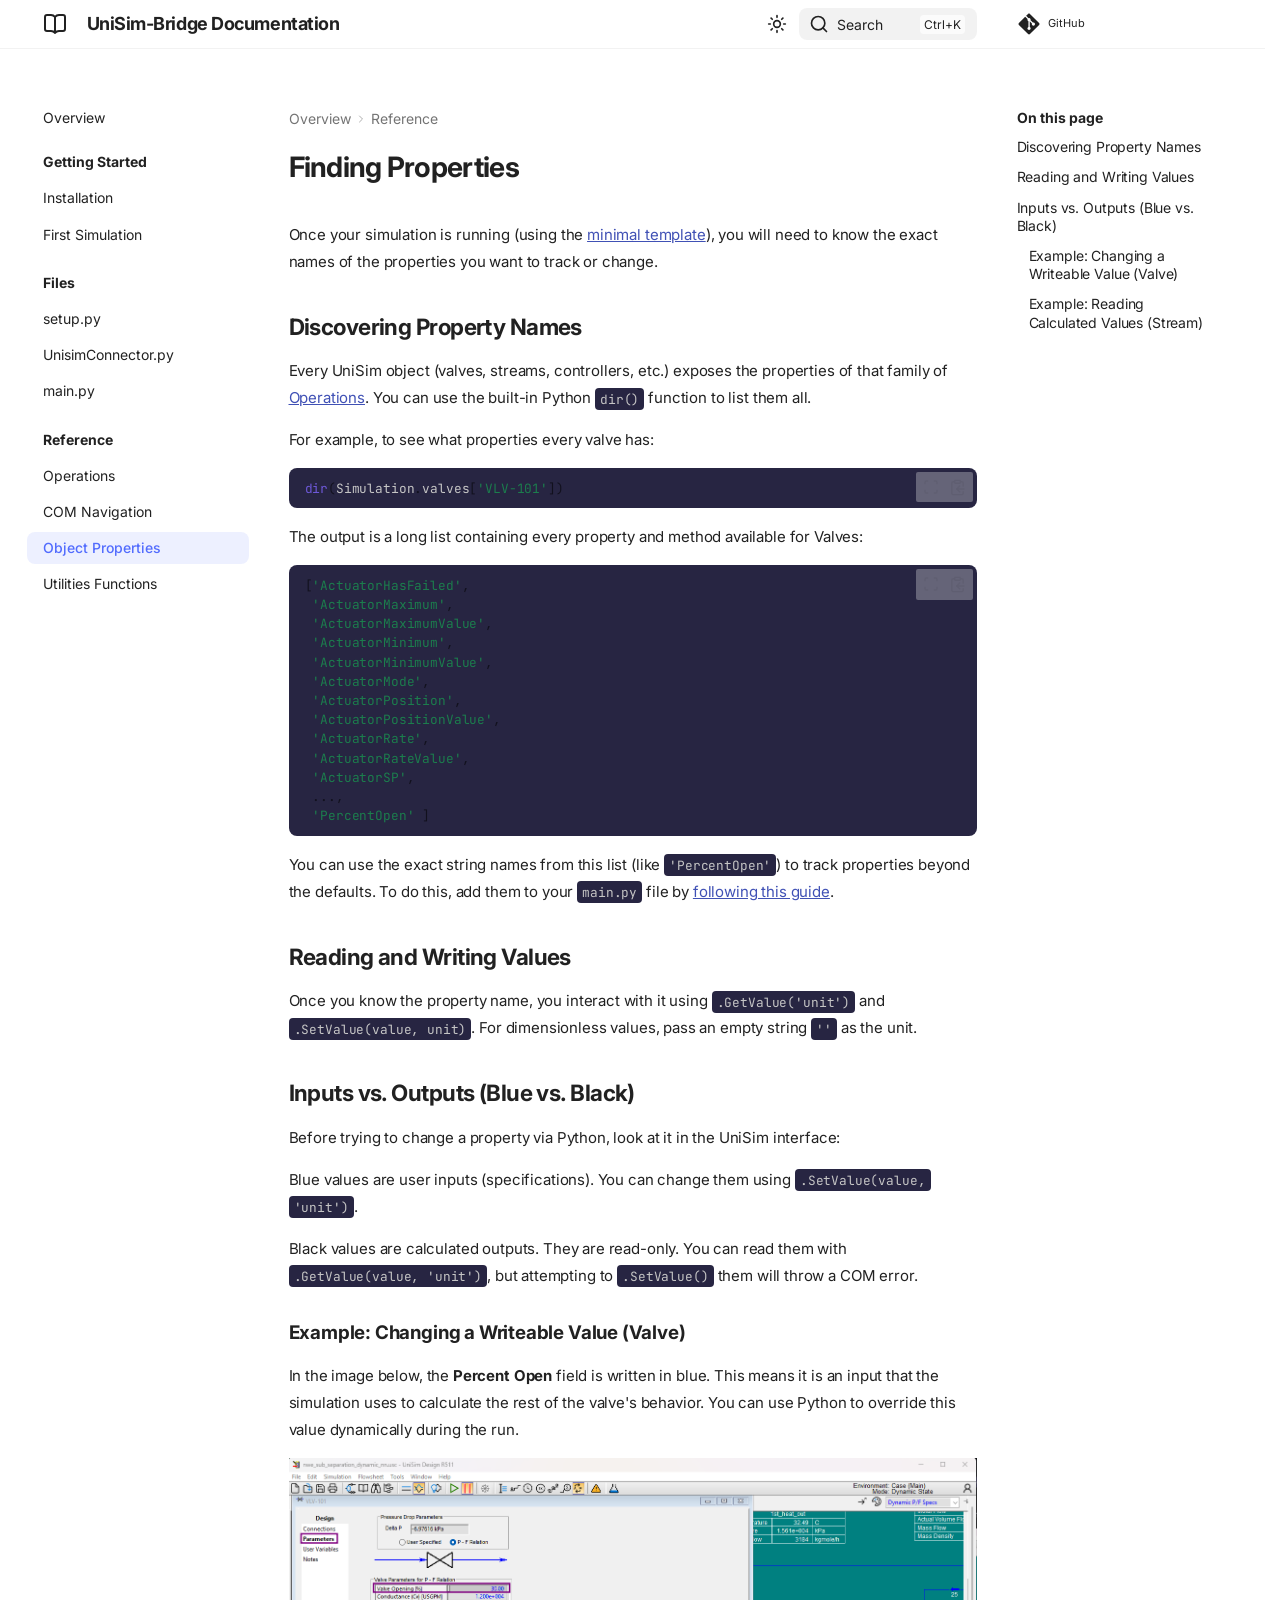
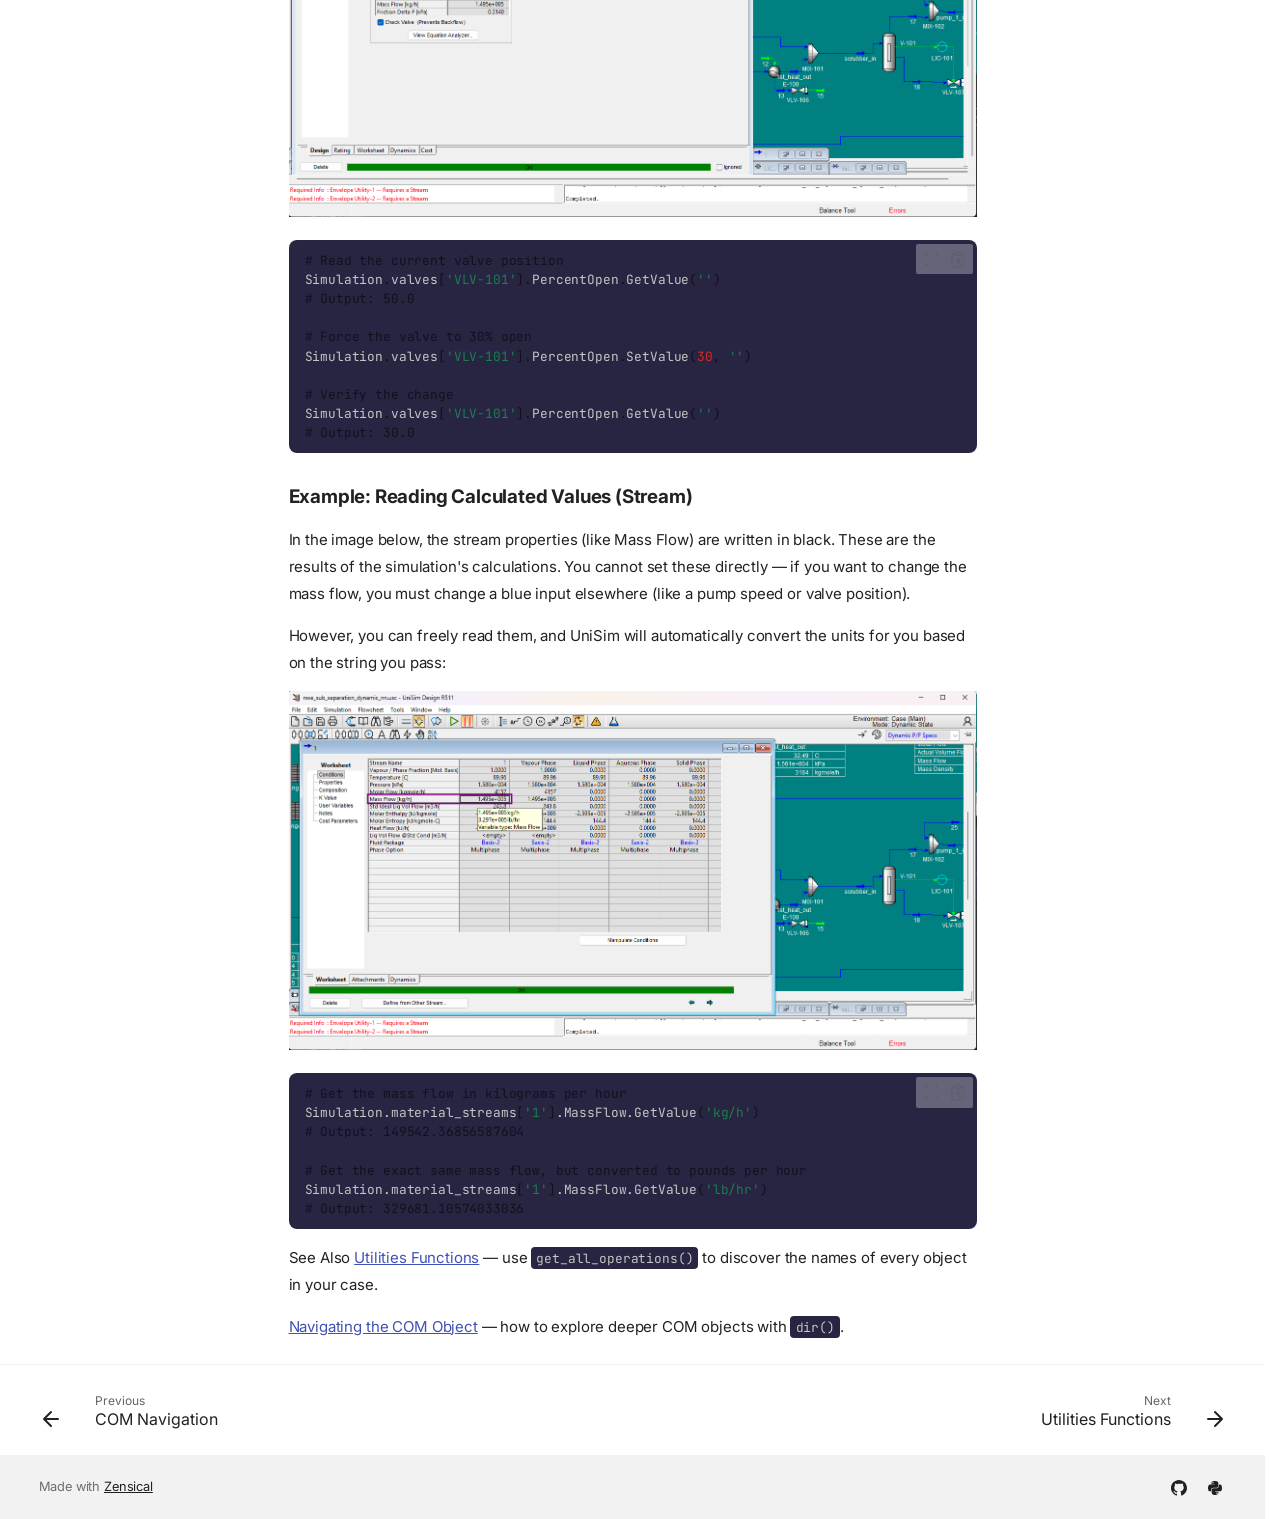
<file: site/reference/properties-reference/index.html>
<!doctype html>
<html lang="en" class="no-js">
  <head>
    
      <meta charset="utf-8">
      <meta name="viewport" content="width=device-width,initial-scale=1">
      
        <meta name="description" content="Documentation for the 3 file UniSim-Bridge framework, providing an overview of its features, installation instructions, and reference materials for users and developers.">
      
      
        <meta name="author" content="Guilherme Rocha Ribeiro">
      
      
        <link rel="canonical" href="https://guilherme-rocha-ribeiro.github.io/UniSim-Bridge/reference/properties-reference/">
      
      
      
        <link rel="prev" href="../com-navigation/">
      
      
        <link rel="next" href="../utilities-functions/">
      
      
        
      
      
      <link rel="icon" href="../../assets/images/favicon.png">
      <meta name="generator" content="zensical-0.0.71">
    
    
      
        <title>Object Properties - UniSim-Bridge Documentation</title>
      
    
    
      
        
      
      <link rel="stylesheet" href="../../assets/stylesheets/modern/main.e442bf79.min.css">
      
        
          
        
        <link rel="stylesheet" href="../../assets/stylesheets/modern/palette.b60ce83d.min.css">
      
      
  
  
    
      
      
    
  
  
  <style>:root{--md-admonition-icon--note:url('data:image/svg+xml;charset=utf-8,%3Csvg%20xmlns%3D%22http%3A//www.w3.org/2000/svg%22%20viewBox%3D%220%200%2016%2016%22%3E%3Cpath%20d%3D%22M1%207.775V2.75C1%201.784%201.784%201%202.75%201h5.025c.464%200%20.91.184%201.238.513l6.25%206.25a1.75%201.75%200%200%201%200%202.474l-5.026%205.026a1.75%201.75%200%200%201-2.474%200l-6.25-6.25A1.75%201.75%200%200%201%201%207.775m1.5%200c0%20.066.026.13.073.177l6.25%206.25a.25.25%200%200%200%20.354%200l5.025-5.025a.25.25%200%200%200%200-.354l-6.25-6.25a.25.25%200%200%200-.177-.073H2.75a.25.25%200%200%200-.25.25ZM6%205a1%201%200%201%201%200%202%201%201%200%200%201%200-2%22/%3E%3C/svg%3E');}</style>



    
    
      
    
    
      
        
        
        <link rel="preconnect" href="https://fonts.gstatic.com" crossorigin>
        <link rel="stylesheet" href="https://fonts.googleapis.com/css?family=Inter:300,300i,400,400i,500,500i,700,700i%7CJetBrains+Mono:400,400i,700,700i&amp;display=fallback">
        <style>:root{--md-text-font:"Inter";--md-code-font:"JetBrains Mono"}</style>
      
    
    
      <link rel="stylesheet" href="../../stylesheets/extra.css">
    
    <script>__md_scope=new URL("../..",location),__md_scope.pathname.endsWith("/")||(__md_scope=new URL(__md_scope.pathname+"/",location)),__md_hash=e=>[...e].reduce(((e,t)=>(e<<5)-e+t.charCodeAt(0)),0),__md_get=(e,t=localStorage,_=__md_scope)=>JSON.parse(t.getItem(_.pathname+"."+e)),__md_set=(e,t,_=localStorage,a=__md_scope)=>{try{_.setItem(a.pathname+"."+e,JSON.stringify(t))}catch(e){}},document.documentElement.setAttribute("data-platform",navigator.platform)</script>
    
      

    
    
  </head>
  
  
    
    
      
    
    
    
    
    <body dir="ltr" data-md-color-scheme="default" data-md-color-primary="indigo" data-md-color-accent="indigo">
  
    
    <input class="md-toggle" data-md-toggle="drawer" type="checkbox" id="__drawer" autocomplete="off">
    <input class="md-toggle" data-md-toggle="search" type="checkbox" id="__search" autocomplete="off">
    <label class="md-overlay" for="__drawer" aria-hidden="true"></label>
    <div data-md-component="skip">
      <a href="#__skip" class="md-skip">
        Skip to content
      </a>
    </div>
    <div data-md-component="announce">
      
    </div>
    
    
      

  

<header class="md-header md-header--shadow" data-md-component="header">
  <nav class="md-header__inner md-grid" aria-label="Header">
    <a href="../.." title="UniSim-Bridge Documentation" class="md-header__button md-logo" aria-label="UniSim-Bridge Documentation" data-md-component="logo">
      
  
  <svg xmlns="http://www.w3.org/2000/svg" fill="none" stroke="currentColor" stroke-linecap="round" stroke-linejoin="round" stroke-width="2" class="lucide lucide-book-open" viewBox="0 0 24 24"><path d="M12 5v16M20.001 19A2 2 0 0 0 22 17V5a2 2 0 0 0-1.999-2L16 3.002A5 5 0 0 0 12 5a5 5 0 0 0-4-2H4a2 2 0 0 0-2 2v12a2 2 0 0 0 1.999 2H8a5 5 0 0 1 4 2 5 5 0 0 1 4-2z"/></svg>

    </a>
    <label class="md-header__button md-icon" for="__drawer" aria-label="Navigation">
      
      <svg xmlns="http://www.w3.org/2000/svg" fill="none" stroke="currentColor" stroke-linecap="round" stroke-linejoin="round" stroke-width="2" class="lucide lucide-menu" viewBox="0 0 24 24"><path d="M4 5h16M4 12h16M4 19h16"/></svg>
    </label>
    <div class="md-header__title" data-md-component="header-title">
      <div class="md-header__ellipsis">
        <div class="md-header__topic">
          <span class="md-ellipsis">
            UniSim-Bridge Documentation
          </span>
        </div>
        <div class="md-header__topic" data-md-component="header-topic">
          <span class="md-ellipsis">
            
              Object Properties
            
          </span>
        </div>
      </div>
    </div>
    
      
        <form class="md-header__option" data-md-component="palette">
  
    
    
    
    <input class="md-option" data-md-color-media="slate" data-md-color-scheme="default" data-md-color-primary="indigo" data-md-color-accent="indigo"  aria-label="Switch to light mode"  type="radio" name="__palette" id="__palette_0">
    
      <label class="md-header__button md-icon" title="Switch to light mode" for="__palette_1" hidden>
        <svg xmlns="http://www.w3.org/2000/svg" fill="none" stroke="currentColor" stroke-linecap="round" stroke-linejoin="round" stroke-width="2" class="lucide lucide-sun-moon" viewBox="0 0 24 24"><path d="M12 2v2M14.837 16.385a6 6 0 1 1-7.223-7.222c.624-.147.97.66.715 1.248a4 4 0 0 0 5.26 5.259c.589-.255 1.396.09 1.248.715M16 12a4 4 0 0 0-4-4M19 5l-1.256 1.256M20 12h2"/></svg>
      </label>
    
  
    
    
    
    <input class="md-option" data-md-color-media="(prefers-color-scheme: light)" data-md-color-scheme="default" data-md-color-primary="indigo" data-md-color-accent="indigo"  aria-label="Switch to dark mode"  type="radio" name="__palette" id="__palette_1">
    
      <label class="md-header__button md-icon" title="Switch to dark mode" for="__palette_2" hidden>
        <svg xmlns="http://www.w3.org/2000/svg" fill="none" stroke="currentColor" stroke-linecap="round" stroke-linejoin="round" stroke-width="2" class="lucide lucide-sun" viewBox="0 0 24 24"><circle cx="12" cy="12" r="4"/><path d="M12 2v2M12 20v2M4.93 4.93l1.41 1.41M17.66 17.66l1.41 1.41M2 12h2M20 12h2M6.34 17.66l-1.41 1.41M19.07 4.93l-1.41 1.41"/></svg>
      </label>
    
  
    
    
    
    <input class="md-option" data-md-color-media="(prefers-color-scheme: dark)" data-md-color-scheme="slate" data-md-color-primary="indigo" data-md-color-accent="indigo"  aria-label="Switch to system preference"  type="radio" name="__palette" id="__palette_2">
    
      <label class="md-header__button md-icon" title="Switch to system preference" for="__palette_0" hidden>
        <svg xmlns="http://www.w3.org/2000/svg" fill="none" stroke="currentColor" stroke-linecap="round" stroke-linejoin="round" stroke-width="2" class="lucide lucide-moon" viewBox="0 0 24 24"><path d="M20.985 12.486a9 9 0 1 1-9.473-9.472c.405-.022.617.46.402.803a6 6 0 0 0 8.268 8.268c.344-.215.825-.004.803.401"/></svg>
      </label>
    
  
</form>
      
    
    
      <script>var palette=__md_get("__palette");if(palette&&palette.color){if("(prefers-color-scheme)"===palette.color.media){var media=matchMedia("(prefers-color-scheme: light)"),input=document.querySelector(media.matches?"[data-md-color-media='(prefers-color-scheme: light)']":"[data-md-color-media='(prefers-color-scheme: dark)']");palette.color.media=input.getAttribute("data-md-color-media"),palette.color.scheme=input.getAttribute("data-md-color-scheme"),palette.color.primary=input.getAttribute("data-md-color-primary"),palette.color.accent=input.getAttribute("data-md-color-accent")}for(var[key,value]of Object.entries(palette.color))document.body.setAttribute("data-md-color-"+key,value)}</script>
    
    
    
      
      
        <label class="md-header__button md-icon" for="__search" aria-label="Search">
          
          <svg xmlns="http://www.w3.org/2000/svg" fill="none" stroke="currentColor" stroke-linecap="round" stroke-linejoin="round" stroke-width="2" class="lucide lucide-search" viewBox="0 0 24 24"><path d="m21 21-4.34-4.34"/><circle cx="11" cy="11" r="8"/></svg>
        </label>
        <div class="md-search" data-md-component="search" role="dialog" aria-label="Search">
  <button type="button" class="md-search__button">
    Search
  </button>
</div>
      
    
    <div class="md-header__source">
      
        <a href="https://github.com/Guilherme-Rocha-Ribeiro/UniSim-Bridge" title="Go to repository" class="md-source" data-md-component="source">
  <div class="md-source__icon md-icon">
    
    <svg xmlns="http://www.w3.org/2000/svg" viewBox="0 0 448 512"><!--! Font Awesome Free 7.3.1 by @fontawesome - https://fontawesome.com License - https://fontawesome.com/license/free (Icons: CC BY 4.0, Fonts: SIL OFL 1.1, Code: MIT License) Copyright 2026 Fonticons, Inc.--><path fill="currentColor" d="M439.6 236.1 244 40.5c-5.4-5.5-12.8-8.5-20.4-8.5s-15 3-20.4 8.4L162.5 81l51.5 51.5c27.1-9.1 52.7 16.8 43.4 43.7l49.7 49.7c34.2-11.8 61.2 31 35.5 56.7-26.5 26.5-70.2-2.9-56-37.3L240.3 199v121.9c25.3 12.5 22.3 41.8 9.1 55-6.4 6.4-15.2 10.1-24.3 10.1s-17.8-3.6-24.3-10.1c-17.6-17.6-11.1-46.9 11.2-56v-123c-20.8-8.5-24.6-30.7-18.6-45L142.6 101 8.5 235.1C3 240.6 0 247.9 0 255.5s3 15 8.5 20.4l195.6 195.7c5.4 5.4 12.7 8.4 20.4 8.4s15-3 20.4-8.4l194.7-194.7c5.4-5.4 8.4-12.8 8.4-20.4s-3-15-8.4-20.4"/></svg>
  </div>
  <div class="md-source__repository">
    GitHub
  </div>
</a>
      
    </div>
  </nav>
  
</header>
    
    <div class="md-container" data-md-component="container">
      
      
        
          
        
      
      <main class="md-main" data-md-component="main">
        <div class="md-main__inner md-grid">
          
            
              
              <div class="md-sidebar md-sidebar--primary" data-md-component="sidebar" data-md-type="navigation" >
                <div class="md-sidebar__scrollwrap">
                  <div class="md-sidebar__inner">
                    



<nav class="md-nav md-nav--primary" aria-label="Navigation" data-md-level="0">
  <label class="md-nav__title" for="__drawer">
    <a href="../.." title="UniSim-Bridge Documentation" class="md-nav__button md-logo" aria-label="UniSim-Bridge Documentation" data-md-component="logo">
      
  
  <svg xmlns="http://www.w3.org/2000/svg" fill="none" stroke="currentColor" stroke-linecap="round" stroke-linejoin="round" stroke-width="2" class="lucide lucide-book-open" viewBox="0 0 24 24"><path d="M12 5v16M20.001 19A2 2 0 0 0 22 17V5a2 2 0 0 0-1.999-2L16 3.002A5 5 0 0 0 12 5a5 5 0 0 0-4-2H4a2 2 0 0 0-2 2v12a2 2 0 0 0 1.999 2H8a5 5 0 0 1 4 2 5 5 0 0 1 4-2z"/></svg>

    </a>
    UniSim-Bridge Documentation
  </label>
  
    <div class="md-nav__source">
      <a href="https://github.com/Guilherme-Rocha-Ribeiro/UniSim-Bridge" title="Go to repository" class="md-source" data-md-component="source">
  <div class="md-source__icon md-icon">
    
    <svg xmlns="http://www.w3.org/2000/svg" viewBox="0 0 448 512"><!--! Font Awesome Free 7.3.1 by @fontawesome - https://fontawesome.com License - https://fontawesome.com/license/free (Icons: CC BY 4.0, Fonts: SIL OFL 1.1, Code: MIT License) Copyright 2026 Fonticons, Inc.--><path fill="currentColor" d="M439.6 236.1 244 40.5c-5.4-5.5-12.8-8.5-20.4-8.5s-15 3-20.4 8.4L162.5 81l51.5 51.5c27.1-9.1 52.7 16.8 43.4 43.7l49.7 49.7c34.2-11.8 61.2 31 35.5 56.7-26.5 26.5-70.2-2.9-56-37.3L240.3 199v121.9c25.3 12.5 22.3 41.8 9.1 55-6.4 6.4-15.2 10.1-24.3 10.1s-17.8-3.6-24.3-10.1c-17.6-17.6-11.1-46.9 11.2-56v-123c-20.8-8.5-24.6-30.7-18.6-45L142.6 101 8.5 235.1C3 240.6 0 247.9 0 255.5s3 15 8.5 20.4l195.6 195.7c5.4 5.4 12.7 8.4 20.4 8.4s15-3 20.4-8.4l194.7-194.7c5.4-5.4 8.4-12.8 8.4-20.4s-3-15-8.4-20.4"/></svg>
  </div>
  <div class="md-source__repository">
    GitHub
  </div>
</a>
    </div>
  
  <ul class="md-nav__list" data-md-scrollfix>
    
      
      
  
  
  
  
    <li class="md-nav__item">
      <a href="../.." class="md-nav__link">
        
  
  
  <span class="md-ellipsis">
    
  
  Overview

    
  </span>
  
  

      </a>
    </li>
  

    
      
      
  
  
  
  
    
    
      
        
      
        
      
    
    
    
      
        
        
      
    
    
    <li class="md-nav__item md-nav__item--section md-nav__item--nested">
      
        
        
        <input class="md-nav__toggle md-toggle " type="checkbox" id="__nav_2" >
        
          
          <label class="md-nav__link" for="__nav_2" id="__nav_2_label" tabindex="">
            
  
  
  <span class="md-ellipsis">
    
  
  Getting Started

    
  </span>
  
  

            <span class="md-nav__icon md-icon"></span>
          </label>
        
        
          <nav class="md-nav" data-md-level="1" aria-labelledby="__nav_2_label" aria-expanded="false">
            <label class="md-nav__title" for="__nav_2">
              <span class="md-nav__icon md-icon"></span>
              
  
  Getting Started

            </label>
            <ul class="md-nav__list" data-md-scrollfix>
              
                
                  
  
  
  
  
    <li class="md-nav__item">
      <a href="../../getting-started/installation/" class="md-nav__link">
        
  
  
  <span class="md-ellipsis">
    
  
  Installation

    
  </span>
  
  

      </a>
    </li>
  

                
              
                
                  
  
  
  
  
    <li class="md-nav__item">
      <a href="../../getting-started/first-simulation/" class="md-nav__link">
        
  
  
  <span class="md-ellipsis">
    
  
  First Simulation

    
  </span>
  
  

      </a>
    </li>
  

                
              
            </ul>
          </nav>
        
      
    </li>
  

    
      
      
  
  
  
  
    
    
      
        
      
        
      
        
      
    
    
    
      
        
        
      
    
    
    <li class="md-nav__item md-nav__item--section md-nav__item--nested">
      
        
        
        <input class="md-nav__toggle md-toggle " type="checkbox" id="__nav_3" >
        
          
          <label class="md-nav__link" for="__nav_3" id="__nav_3_label" tabindex="">
            
  
  
  <span class="md-ellipsis">
    
  
  Files

    
  </span>
  
  

            <span class="md-nav__icon md-icon"></span>
          </label>
        
        
          <nav class="md-nav" data-md-level="1" aria-labelledby="__nav_3_label" aria-expanded="false">
            <label class="md-nav__title" for="__nav_3">
              <span class="md-nav__icon md-icon"></span>
              
  
  Files

            </label>
            <ul class="md-nav__list" data-md-scrollfix>
              
                
                  
  
  
  
  
    <li class="md-nav__item">
      <a href="../../files/setup/" class="md-nav__link">
        
  
  
  <span class="md-ellipsis">
    
  
  setup.py

    
  </span>
  
  

      </a>
    </li>
  

                
              
                
                  
  
  
  
  
    <li class="md-nav__item">
      <a href="../../files/unisim-connector/" class="md-nav__link">
        
  
  
  <span class="md-ellipsis">
    
  
  UnisimConnector.py

    
  </span>
  
  

      </a>
    </li>
  

                
              
                
                  
  
  
  
  
    <li class="md-nav__item">
      <a href="../../files/main/" class="md-nav__link">
        
  
  
  <span class="md-ellipsis">
    
  
  main.py

    
  </span>
  
  

      </a>
    </li>
  

                
              
            </ul>
          </nav>
        
      
    </li>
  

    
      
      
  
  
    
  
  
  
    
    
      
        
      
        
      
        
      
        
      
    
    
    
      
        
        
      
    
    
    <li class="md-nav__item md-nav__item--active md-nav__item--section md-nav__item--nested">
      
        
        
        <input class="md-nav__toggle md-toggle " type="checkbox" id="__nav_4" checked>
        
          
          <label class="md-nav__link" for="__nav_4" id="__nav_4_label" tabindex="">
            
  
  
  <span class="md-ellipsis">
    
  
  Reference

    
  </span>
  
  

            <span class="md-nav__icon md-icon"></span>
          </label>
        
        
          <nav class="md-nav" data-md-level="1" aria-labelledby="__nav_4_label" aria-expanded="true">
            <label class="md-nav__title" for="__nav_4">
              <span class="md-nav__icon md-icon"></span>
              
  
  Reference

            </label>
            <ul class="md-nav__list" data-md-scrollfix>
              
                
                  
  
  
  
  
    <li class="md-nav__item">
      <a href="../operations-reference/" class="md-nav__link">
        
  
  
  <span class="md-ellipsis">
    
  
  Operations

    
  </span>
  
  

      </a>
    </li>
  

                
              
                
                  
  
  
  
  
    <li class="md-nav__item">
      <a href="../com-navigation/" class="md-nav__link">
        
  
  
  <span class="md-ellipsis">
    
  
  COM Navigation

    
  </span>
  
  

      </a>
    </li>
  

                
              
                
                  
  
  
    
  
  
  
    <li class="md-nav__item md-nav__item--active">
      
      
      
      
        
      
      
        <label class="md-nav__link md-nav__link--active" for="__toc">
          
  
  
  <span class="md-ellipsis">
    
  
  Object Properties

    
  </span>
  
  

          <span class="md-nav__icon md-icon"></span>
        </label>
      
      <a href="././" class="md-nav__link md-nav__link--active">
        
  
  
  <span class="md-ellipsis">
    
  
  Object Properties

    
  </span>
  
  

      </a>
      
        


<nav class="md-nav md-nav--secondary" aria-label="On this page">
  
  
  
    
  
  
    <label class="md-nav__title" for="__toc">
      <span class="md-nav__icon md-icon"></span>
      On this page
    </label>
    <ul class="md-nav__list" data-md-component="toc" data-md-scrollfix>
      
        <li class="md-nav__item">
  <a href="#discovering-property-names" class="md-nav__link">
    <span class="md-ellipsis">
      <span class="md-typeset">
        Discovering Property Names
      </span>
    </span>
  </a>
  
</li>
      
        <li class="md-nav__item">
  <a href="#reading-and-writing-values" class="md-nav__link">
    <span class="md-ellipsis">
      <span class="md-typeset">
        Reading and Writing Values
      </span>
    </span>
  </a>
  
</li>
      
        <li class="md-nav__item">
  <a href="#inputs-vs-outputs-blue-vs-black" class="md-nav__link">
    <span class="md-ellipsis">
      <span class="md-typeset">
        Inputs vs. Outputs (Blue vs. Black)
      </span>
    </span>
  </a>
  
    <nav class="md-nav" aria-label="Inputs vs. Outputs (Blue vs. Black)">
      <ul class="md-nav__list">
        
          <li class="md-nav__item">
  <a href="#example-changing-a-writeable-value-valve" class="md-nav__link">
    <span class="md-ellipsis">
      <span class="md-typeset">
        Example: Changing a Writeable Value (Valve)
      </span>
    </span>
  </a>
  
</li>
        
          <li class="md-nav__item">
  <a href="#example-reading-calculated-values-stream" class="md-nav__link">
    <span class="md-ellipsis">
      <span class="md-typeset">
        Example: Reading Calculated Values (Stream)
      </span>
    </span>
  </a>
  
</li>
        
      </ul>
    </nav>
  
</li>
      
    </ul>
  
</nav>
      
    </li>
  

                
              
                
                  
  
  
  
  
    <li class="md-nav__item">
      <a href="../utilities-functions/" class="md-nav__link">
        
  
  
  <span class="md-ellipsis">
    
  
  Utilities Functions

    
  </span>
  
  

      </a>
    </li>
  

                
              
            </ul>
          </nav>
        
      
    </li>
  

    
  </ul>
</nav>
                  </div>
                </div>
              </div>
            
            
              
              <div class="md-sidebar md-sidebar--secondary" data-md-component="sidebar" data-md-type="toc" >
                <div class="md-sidebar__scrollwrap">
                  
                    
                    
                    
                      
                    
                    
                      <input class="md-nav__toggle md-toggle" type="checkbox" id="__toc">
                      <div class="md-sidebar-button__wrapper">
                        <label class="md-sidebar-button" for="__toc"></label>
                      </div>
                    
                  
                  <div class="md-sidebar__inner">
                    


<nav class="md-nav md-nav--secondary" aria-label="On this page">
  
  
  
    
  
  
    <label class="md-nav__title" for="__toc">
      <span class="md-nav__icon md-icon"></span>
      On this page
    </label>
    <ul class="md-nav__list" data-md-component="toc" data-md-scrollfix>
      
        <li class="md-nav__item">
  <a href="#discovering-property-names" class="md-nav__link">
    <span class="md-ellipsis">
      <span class="md-typeset">
        Discovering Property Names
      </span>
    </span>
  </a>
  
</li>
      
        <li class="md-nav__item">
  <a href="#reading-and-writing-values" class="md-nav__link">
    <span class="md-ellipsis">
      <span class="md-typeset">
        Reading and Writing Values
      </span>
    </span>
  </a>
  
</li>
      
        <li class="md-nav__item">
  <a href="#inputs-vs-outputs-blue-vs-black" class="md-nav__link">
    <span class="md-ellipsis">
      <span class="md-typeset">
        Inputs vs. Outputs (Blue vs. Black)
      </span>
    </span>
  </a>
  
    <nav class="md-nav" aria-label="Inputs vs. Outputs (Blue vs. Black)">
      <ul class="md-nav__list">
        
          <li class="md-nav__item">
  <a href="#example-changing-a-writeable-value-valve" class="md-nav__link">
    <span class="md-ellipsis">
      <span class="md-typeset">
        Example: Changing a Writeable Value (Valve)
      </span>
    </span>
  </a>
  
</li>
        
          <li class="md-nav__item">
  <a href="#example-reading-calculated-values-stream" class="md-nav__link">
    <span class="md-ellipsis">
      <span class="md-typeset">
        Example: Reading Calculated Values (Stream)
      </span>
    </span>
  </a>
  
</li>
        
      </ul>
    </nav>
  
</li>
      
    </ul>
  
</nav>
                  </div>
                </div>
              </div>
            
          
          
            <div class="md-content" data-md-component="content">
              
                



  


  <nav class="md-path" aria-label="Navigation" >
    <ol class="md-path__list">
      
        
  
  
    <li class="md-path__item">
      <a href="../.." class="md-path__link">
        
  
  <span class="md-ellipsis">
    Overview
  </span>

      </a>
    </li>
  

      
      
        
  
  
    
    
      
        
      
        
      
        
      
        
      
    
    
    
    
      <li class="md-path__item">
        <a href="../operations-reference/" class="md-path__link">
          
  
  <span class="md-ellipsis">
    Reference
  </span>

        </a>
      </li>
    
  

      
    </ol>
  </nav>

              
              <article class="md-content__inner md-typeset">
                <a id="__skip" tabindex="-1"></a>
                
                  

  
  


<h1 id="finding-properties">Finding Properties<a class="headerlink" href="#finding-properties" title="Permanent link">&para;</a></h1>
<p>Once your simulation is running (using the <a href="../../getting-started/first-simulation/#minimal-template">minimal template</a>), you will need to know the exact names of the properties you want to track or change.</p>
<h2 id="discovering-property-names">Discovering Property Names<a class="headerlink" href="#discovering-property-names" title="Permanent link">&para;</a></h2>
<p>Every UniSim object (valves, streams, controllers, etc.) exposes the properties of that family of <a href="../../reference/operations-reference/">Operations</a>. You can use the built-in Python <code>dir()</code> function to list them all. </p>
<p>For example, to see what properties every valve has:</p>
<div class="language-python highlight"><pre><span></span><code><span id="__span-0-1"><a id="__codelineno-0-1" name="__codelineno-0-1" href="#__codelineno-0-1"></a><span class="nb">dir</span><span class="p">(</span><span class="n">Simulation</span><span class="o">.</span><span class="n">valves</span><span class="p">[</span><span class="s1">'VLV-101'</span><span class="p">])</span>
</span></code></pre></div>
<p>The output is a long list containing every property and method available for Valves:</p>
<div class="language-python highlight"><pre><span></span><code><span id="__span-1-1"><a id="__codelineno-1-1" name="__codelineno-1-1" href="#__codelineno-1-1"></a><span class="p">[</span><span class="s1">'ActuatorHasFailed'</span><span class="p">,</span>
</span><span id="__span-1-2"><a id="__codelineno-1-2" name="__codelineno-1-2" href="#__codelineno-1-2"></a> <span class="s1">'ActuatorMaximum'</span><span class="p">,</span>
</span><span id="__span-1-3"><a id="__codelineno-1-3" name="__codelineno-1-3" href="#__codelineno-1-3"></a> <span class="s1">'ActuatorMaximumValue'</span><span class="p">,</span>
</span><span id="__span-1-4"><a id="__codelineno-1-4" name="__codelineno-1-4" href="#__codelineno-1-4"></a> <span class="s1">'ActuatorMinimum'</span><span class="p">,</span>
</span><span id="__span-1-5"><a id="__codelineno-1-5" name="__codelineno-1-5" href="#__codelineno-1-5"></a> <span class="s1">'ActuatorMinimumValue'</span><span class="p">,</span>
</span><span id="__span-1-6"><a id="__codelineno-1-6" name="__codelineno-1-6" href="#__codelineno-1-6"></a> <span class="s1">'ActuatorMode'</span><span class="p">,</span>
</span><span id="__span-1-7"><a id="__codelineno-1-7" name="__codelineno-1-7" href="#__codelineno-1-7"></a> <span class="s1">'ActuatorPosition'</span><span class="p">,</span>
</span><span id="__span-1-8"><a id="__codelineno-1-8" name="__codelineno-1-8" href="#__codelineno-1-8"></a> <span class="s1">'ActuatorPositionValue'</span><span class="p">,</span>
</span><span id="__span-1-9"><a id="__codelineno-1-9" name="__codelineno-1-9" href="#__codelineno-1-9"></a> <span class="s1">'ActuatorRate'</span><span class="p">,</span>
</span><span id="__span-1-10"><a id="__codelineno-1-10" name="__codelineno-1-10" href="#__codelineno-1-10"></a> <span class="s1">'ActuatorRateValue'</span><span class="p">,</span>
</span><span id="__span-1-11"><a id="__codelineno-1-11" name="__codelineno-1-11" href="#__codelineno-1-11"></a> <span class="s1">'ActuatorSP'</span><span class="p">,</span>
</span><span id="__span-1-12"><a id="__codelineno-1-12" name="__codelineno-1-12" href="#__codelineno-1-12"></a> <span class="o">...</span><span class="p">,</span>
</span><span id="__span-1-13"><a id="__codelineno-1-13" name="__codelineno-1-13" href="#__codelineno-1-13"></a> <span class="s1">'PercentOpen'</span> <span class="p">]</span>
</span></code></pre></div>
<p>You can use the exact string names from this list (like <code>'PercentOpen'</code>) to track properties beyond the defaults. To do this, add them to your <code>main.py</code> file by <a href="../../files/main/#4-adding-properties-that-are-not-recorded-by-default">following this guide</a>.</p>
<h2 id="reading-and-writing-values">Reading and Writing Values<a class="headerlink" href="#reading-and-writing-values" title="Permanent link">&para;</a></h2>
<p>Once you know the property name, you interact with it using <code>.GetValue('unit')</code> and <code>.SetValue(value, unit)</code>. For dimensionless values, pass an empty string <code>''</code> as the unit.</p>
<h2 id="inputs-vs-outputs-blue-vs-black">Inputs vs. Outputs (Blue vs. Black)<a class="headerlink" href="#inputs-vs-outputs-blue-vs-black" title="Permanent link">&para;</a></h2>
<p>Before trying to change a property via Python, look at it in the UniSim interface:</p>
<p>Blue values are user inputs (specifications). You can change them using <code>.SetValue(value, 'unit')</code>.</p>
<p>Black values are calculated outputs. They are read-only. You can read them with <code>.GetValue(value, 'unit')</code>, but attempting to <code>.SetValue()</code> them will throw a COM error.</p>
<h3 id="example-changing-a-writeable-value-valve">Example: Changing a Writeable Value (Valve)<a class="headerlink" href="#example-changing-a-writeable-value-valve" title="Permanent link">&para;</a></h3>
<p>In the image below, the <strong>Percent Open</strong> field is written in blue. This means it is an input that the simulation uses to calculate the rest of the valve's behavior. You can use Python to override this value dynamically during the run.</p>
<p><img alt="Writable Value" src="../../assets/vlv-example1.png" /></p>
<div class="language-python highlight"><pre><span></span><code><span id="__span-2-1"><a id="__codelineno-2-1" name="__codelineno-2-1" href="#__codelineno-2-1"></a><span class="c1"># Read the current valve position</span>
</span><span id="__span-2-2"><a id="__codelineno-2-2" name="__codelineno-2-2" href="#__codelineno-2-2"></a><span class="n">Simulation</span><span class="o">.</span><span class="n">valves</span><span class="p">[</span><span class="s1">'VLV-101'</span><span class="p">]</span><span class="o">.</span><span class="n">PercentOpen</span><span class="o">.</span><span class="n">GetValue</span><span class="p">(</span><span class="s1">''</span><span class="p">)</span>
</span><span id="__span-2-3"><a id="__codelineno-2-3" name="__codelineno-2-3" href="#__codelineno-2-3"></a><span class="c1"># Output: 50.0</span>
</span><span id="__span-2-4"><a id="__codelineno-2-4" name="__codelineno-2-4" href="#__codelineno-2-4"></a>
</span><span id="__span-2-5"><a id="__codelineno-2-5" name="__codelineno-2-5" href="#__codelineno-2-5"></a><span class="c1"># Force the valve to 30% open</span>
</span><span id="__span-2-6"><a id="__codelineno-2-6" name="__codelineno-2-6" href="#__codelineno-2-6"></a><span class="n">Simulation</span><span class="o">.</span><span class="n">valves</span><span class="p">[</span><span class="s1">'VLV-101'</span><span class="p">]</span><span class="o">.</span><span class="n">PercentOpen</span><span class="o">.</span><span class="n">SetValue</span><span class="p">(</span><span class="mi">30</span><span class="p">,</span> <span class="s1">''</span><span class="p">)</span>
</span><span id="__span-2-7"><a id="__codelineno-2-7" name="__codelineno-2-7" href="#__codelineno-2-7"></a>
</span><span id="__span-2-8"><a id="__codelineno-2-8" name="__codelineno-2-8" href="#__codelineno-2-8"></a><span class="c1"># Verify the change</span>
</span><span id="__span-2-9"><a id="__codelineno-2-9" name="__codelineno-2-9" href="#__codelineno-2-9"></a><span class="n">Simulation</span><span class="o">.</span><span class="n">valves</span><span class="p">[</span><span class="s1">'VLV-101'</span><span class="p">]</span><span class="o">.</span><span class="n">PercentOpen</span><span class="o">.</span><span class="n">GetValue</span><span class="p">(</span><span class="s1">''</span><span class="p">)</span>
</span><span id="__span-2-10"><a id="__codelineno-2-10" name="__codelineno-2-10" href="#__codelineno-2-10"></a><span class="c1"># Output: 30.0</span>
</span></code></pre></div>
<h3 id="example-reading-calculated-values-stream">Example: Reading Calculated Values (Stream)<a class="headerlink" href="#example-reading-calculated-values-stream" title="Permanent link">&para;</a></h3>
<p>In the image below, the stream properties (like Mass Flow) are written in black. These are the results of the simulation's calculations. You cannot set these directly — if you want to change the mass flow, you must change a blue input elsewhere (like a pump speed or valve position).</p>
<p>However, you can freely read them, and UniSim will automatically convert the units for you based on the string you pass:</p>
<p><img alt="Read Only Value" src="../../assets/materialstream_example1.png" /></p>
<div class="language-bash highlight"><pre><span></span><code><span id="__span-3-1"><a id="__codelineno-3-1" name="__codelineno-3-1" href="#__codelineno-3-1"></a><span class="c1"># Get the mass flow in kilograms per hour</span>
</span><span id="__span-3-2"><a id="__codelineno-3-2" name="__codelineno-3-2" href="#__codelineno-3-2"></a>Simulation.material_streams<span class="o">[</span><span class="s1">'1'</span><span class="o">]</span>.MassFlow.GetValue<span class="o">(</span><span class="s1">'kg/h'</span><span class="o">)</span>
</span><span id="__span-3-3"><a id="__codelineno-3-3" name="__codelineno-3-3" href="#__codelineno-3-3"></a><span class="c1"># Output: 149542.36856587604</span>
</span><span id="__span-3-4"><a id="__codelineno-3-4" name="__codelineno-3-4" href="#__codelineno-3-4"></a>
</span><span id="__span-3-5"><a id="__codelineno-3-5" name="__codelineno-3-5" href="#__codelineno-3-5"></a><span class="c1"># Get the exact same mass flow, but converted to pounds per hour</span>
</span><span id="__span-3-6"><a id="__codelineno-3-6" name="__codelineno-3-6" href="#__codelineno-3-6"></a>Simulation.material_streams<span class="o">[</span><span class="s1">'1'</span><span class="o">]</span>.MassFlow.GetValue<span class="o">(</span><span class="s1">'lb/hr'</span><span class="o">)</span>
</span><span id="__span-3-7"><a id="__codelineno-3-7" name="__codelineno-3-7" href="#__codelineno-3-7"></a><span class="c1"># Output: 329681.10574033036</span>
</span></code></pre></div>
<p>See Also
<a href="../../reference/utilities-functions/">Utilities Functions</a> — use <code>get_all_operations()</code> to discover the names of every object in your case.</p>
<p><a href="../../reference/com-navigation/">Navigating the COM Object</a> — how to explore deeper COM objects with <code>dir()</code>.</p>














                
              </article>
            </div>
          
          
  <script>var tabs=__md_get("__tabs");if(Array.isArray(tabs))e:for(var set of document.querySelectorAll(".tabbed-set")){var labels=set.querySelector(".tabbed-labels");for(var tab of tabs)for(var label of labels.getElementsByTagName("label"))if(label.innerText.trim()===tab){var input=document.getElementById(label.htmlFor);input.checked=!0;continue e}}</script>

<script>var target=document.getElementById(location.hash.slice(1));target&&target.name&&(target.checked=target.name.startsWith("__tabbed_"))</script>
        </div>
        
          <button type="button" class="md-top md-icon" data-md-component="top" hidden>
  
  <svg xmlns="http://www.w3.org/2000/svg" fill="none" stroke="currentColor" stroke-linecap="round" stroke-linejoin="round" stroke-width="2" class="lucide lucide-circle-arrow-up" viewBox="0 0 24 24"><circle cx="12" cy="12" r="10"/><path d="m16 12-4-4-4 4M12 16V8"/></svg>
  Back to top
</button>
        
      </main>
      
        <footer class="md-footer">
  
    
      
      <nav class="md-footer__inner md-grid" aria-label="Footer" >
        
          
          <a href="../com-navigation/" class="md-footer__link md-footer__link--prev" aria-label="Previous: COM Navigation">
            <div class="md-footer__button md-icon">
              
              <svg xmlns="http://www.w3.org/2000/svg" fill="none" stroke="currentColor" stroke-linecap="round" stroke-linejoin="round" stroke-width="2" class="lucide lucide-arrow-left" viewBox="0 0 24 24"><path d="m12 19-7-7 7-7M19 12H5"/></svg>
            </div>
            <div class="md-footer__title">
              <span class="md-footer__direction">
                Previous
              </span>
              <div class="md-ellipsis">
                COM Navigation
              </div>
            </div>
          </a>
        
        
          
          <a href="../utilities-functions/" class="md-footer__link md-footer__link--next" aria-label="Next: Utilities Functions">
            <div class="md-footer__title">
              <span class="md-footer__direction">
                Next
              </span>
              <div class="md-ellipsis">
                Utilities Functions
              </div>
            </div>
            <div class="md-footer__button md-icon">
              
              <svg xmlns="http://www.w3.org/2000/svg" fill="none" stroke="currentColor" stroke-linecap="round" stroke-linejoin="round" stroke-width="2" class="lucide lucide-arrow-right" viewBox="0 0 24 24"><path d="M5 12h14M12 5l7 7-7 7"/></svg>
            </div>
          </a>
        
      </nav>
    
  
  <div class="md-footer-meta md-typeset">
    <div class="md-footer-meta__inner md-grid">
      <div class="md-copyright">
  
  
    Made with
    <a href="https://zensical.org/" target="_blank" rel="noopener">
      Zensical
    </a>
  
</div>
      
        
<div class="md-social">
  
    
    
    
    
      
      
    
    <a href="https://github.com/Guilherme-Rocha-Ribeiro/UniSim-Bridge" target="_blank" rel="noopener" title="github.com" class="md-social__link">
      <svg xmlns="http://www.w3.org/2000/svg" viewBox="0 0 512 512"><!--! Font Awesome Free 7.3.1 by @fontawesome - https://fontawesome.com License - https://fontawesome.com/license/free (Icons: CC BY 4.0, Fonts: SIL OFL 1.1, Code: MIT License) Copyright 2026 Fonticons, Inc.--><path fill="currentColor" d="M216.5 362.5c-66-8-112.5-55.5-112.5-117 0-25 9-52 24-70-6.5-16.5-5.5-51.5 2-66 20-2.5 47 8 63 22.5 19-6 39-9 63.5-9s44.5 3 62.5 8.5c15.5-14 43-24.5 63-22 7 13.5 8 48.5 1.5 65.5 16 19 24.5 44.5 24.5 70.5 0 61.5-46.5 108-113.5 116.5 17 11 28.5 35 28.5 62.5v52c0 15 12.5 23.5 27.5 17.5C441 459.5 512 369 512 257 512 115.5 397 0 255.5 0S0 115.5 0 257c0 111 70.5 203 165.5 237.5 13.5 5 26.5-4 26.5-17.5v-40c-7 3-16 5-24 5-33 0-52.5-18-66.5-51.5-5.5-13.5-11.5-21.5-23-23-6-.5-8-3-8-6 0-6 10-10.5 20-10.5 14.5 0 27 9 40 27.5 10 14.5 20.5 21 33 21s20.5-4.5 32-16c8.5-8.5 15-16 21-21"/></svg>
    </a>
  
    
    
    
    
      
      
    
    <a href="https://pypi.org/" target="_blank" rel="noopener" title="pypi.org" class="md-social__link">
      <svg xmlns="http://www.w3.org/2000/svg" viewBox="0 0 448 512"><!--! Font Awesome Free 7.3.1 by @fontawesome - https://fontawesome.com License - https://fontawesome.com/license/free (Icons: CC BY 4.0, Fonts: SIL OFL 1.1, Code: MIT License) Copyright 2026 Fonticons, Inc.--><path fill="currentColor" d="M439.8 200.5c-7.7-30.9-22.3-54.2-53.4-54.2h-40.1v47.4c0 36.8-31.2 67.8-66.8 67.8H172.7c-29.2 0-53.4 25-53.4 54.3v101.8c0 29 25.2 46 53.4 54.3 33.8 9.9 66.3 11.7 106.8 0 26.9-7.8 53.4-23.5 53.4-54.3v-40.7H226.2v-13.6h160.2c31.1 0 42.6-21.7 53.4-54.2 11.2-33.5 10.7-65.7 0-108.6M286.2 444.7a20.4 20.4 0 1 1 0-40.7 20.4 20.4 0 1 1 0 40.7M167.8 248.1h106.8c29.7 0 53.4-24.5 53.4-54.3V91.9c0-29-24.4-50.7-53.4-55.6-35.8-5.9-74.7-5.6-106.8.1-45.2 8-53.4 24.7-53.4 55.6v40.7h106.9v13.6h-147c-31.1 0-58.3 18.7-66.8 54.2-9.8 40.7-10.2 66.1 0 108.6 7.6 31.6 25.7 54.2 56.8 54.2H101v-48.8c0-35.3 30.5-66.4 66.8-66.4m-6.6-183.4a20.4 20.4 0 1 1 0 40.8 20.4 20.4 0 1 1 0-40.8"/></svg>
    </a>
  
</div>
      
    </div>
  </div>
</footer>
      
    </div>
    <div class="md-dialog" data-md-component="dialog" role="status" aria-atomic="true">
      <div class="md-dialog__inner md-typeset"></div>
    </div>
    
    
    
      
      
      
      
        
        
      <script id="__config" type="application/json">{"annotate":null,"base":"../..","features":["announce.dismiss","content.code.annotate","content.code.copy","content.code.select","content.footnote.tooltips","content.tabs.link","content.tooltips","navigation.footer","navigation.indexes","navigation.instant","navigation.instant.prefetch","navigation.path","navigation.sections","navigation.top","navigation.tracking","search.highlight"],"redirect":null,"search":"../../assets/javascripts/workers/search.c47bb847.min.js","tags":null,"translations":{"clipboard.copied":"Copied to clipboard","clipboard.copy":"Copy to clipboard","clipboard.error":"Could not copy to clipboard","search.result.more.one":"1 more on this page","search.result.more.other":"# more on this page","search.result.none":"No matching documents","search.result.one":"1 matching document","search.result.other":"# matching documents","search.result.placeholder":"Type to start searching","search.result.term.missing":"Missing","select.version":"Select version"},"version":null}</script>
    
    
      <script src="../../assets/javascripts/bundle.a2388154.min.js"></script>
      
    
  </body>
</html>
</file>
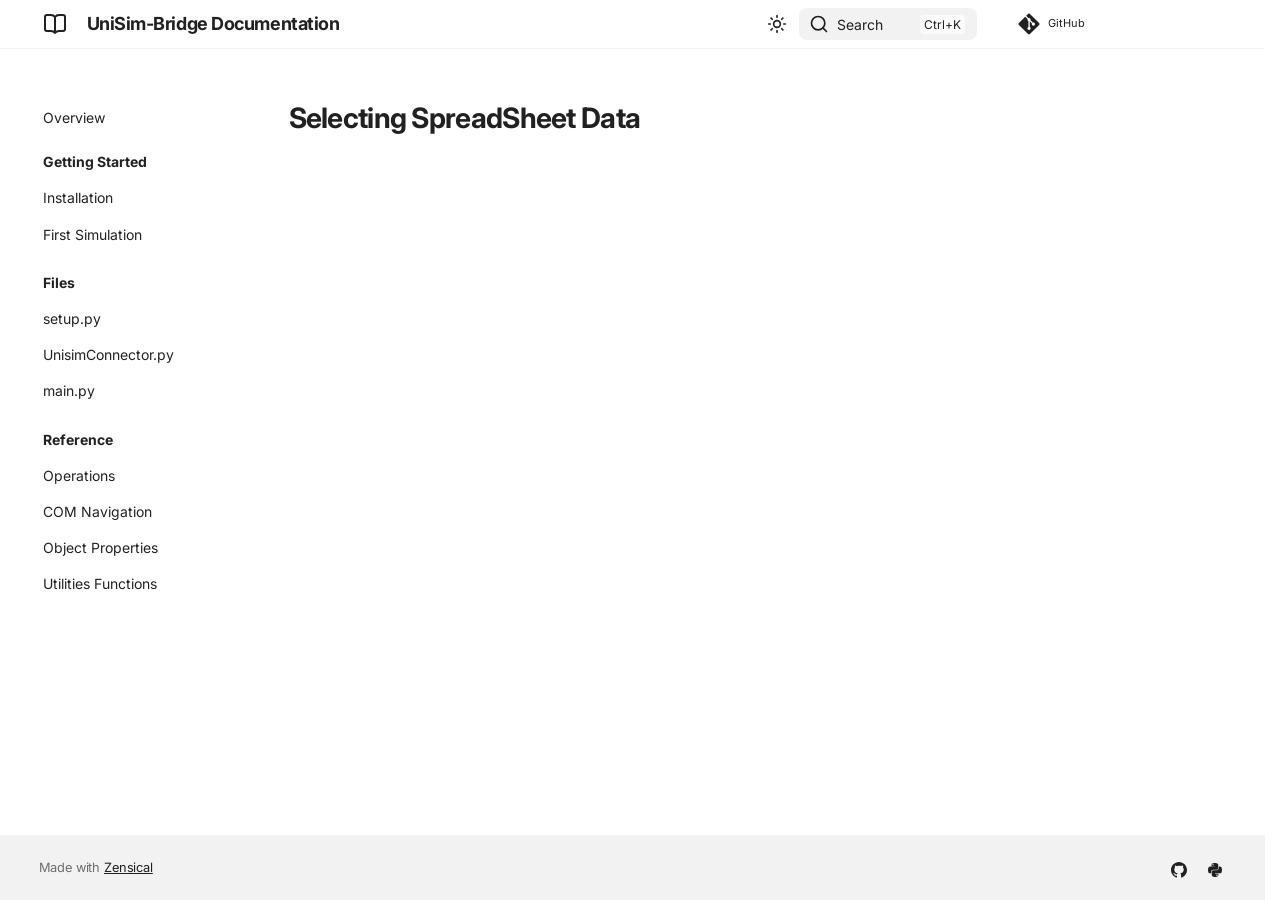
<file: site/reference/spreadsheets-reference/index.html>
<!doctype html>
<html lang="en" class="no-js">
  <head>
    
      <meta charset="utf-8">
      <meta name="viewport" content="width=device-width,initial-scale=1">
      
        <meta name="description" content="Documentation for the 3 file UniSim-Bridge framework, providing an overview of its features, installation instructions, and reference materials for users and developers.">
      
      
        <meta name="author" content="Guilherme Rocha Ribeiro">
      
      
        <link rel="canonical" href="https://guilherme-rocha-ribeiro.github.io/UniSim-Bridge/reference/spreadsheets-reference/">
      
      
      
      
      
        
      
      
      <link rel="icon" href="../../assets/images/favicon.png">
      <meta name="generator" content="zensical-0.0.71">
    
    
      
        <title>Selecting SpreadSheet Data - UniSim-Bridge Documentation</title>
      
    
    
      
        
      
      <link rel="stylesheet" href="../../assets/stylesheets/modern/main.e442bf79.min.css">
      
        
          
        
        <link rel="stylesheet" href="../../assets/stylesheets/modern/palette.b60ce83d.min.css">
      
      
  
  
    
      
      
    
  
  
  <style>:root{--md-admonition-icon--note:url('data:image/svg+xml;charset=utf-8,%3Csvg%20xmlns%3D%22http%3A//www.w3.org/2000/svg%22%20viewBox%3D%220%200%2016%2016%22%3E%3Cpath%20d%3D%22M1%207.775V2.75C1%201.784%201.784%201%202.75%201h5.025c.464%200%20.91.184%201.238.513l6.25%206.25a1.75%201.75%200%200%201%200%202.474l-5.026%205.026a1.75%201.75%200%200%201-2.474%200l-6.25-6.25A1.75%201.75%200%200%201%201%207.775m1.5%200c0%20.066.026.13.073.177l6.25%206.25a.25.25%200%200%200%20.354%200l5.025-5.025a.25.25%200%200%200%200-.354l-6.25-6.25a.25.25%200%200%200-.177-.073H2.75a.25.25%200%200%200-.25.25ZM6%205a1%201%200%201%201%200%202%201%201%200%200%201%200-2%22/%3E%3C/svg%3E');}</style>



    
    
      
    
    
      
        
        
        <link rel="preconnect" href="https://fonts.gstatic.com" crossorigin>
        <link rel="stylesheet" href="https://fonts.googleapis.com/css?family=Inter:300,300i,400,400i,500,500i,700,700i%7CJetBrains+Mono:400,400i,700,700i&amp;display=fallback">
        <style>:root{--md-text-font:"Inter";--md-code-font:"JetBrains Mono"}</style>
      
    
    
      <link rel="stylesheet" href="../../stylesheets/extra.css">
    
    <script>__md_scope=new URL("../..",location),__md_scope.pathname.endsWith("/")||(__md_scope=new URL(__md_scope.pathname+"/",location)),__md_hash=e=>[...e].reduce(((e,t)=>(e<<5)-e+t.charCodeAt(0)),0),__md_get=(e,t=localStorage,_=__md_scope)=>JSON.parse(t.getItem(_.pathname+"."+e)),__md_set=(e,t,_=localStorage,a=__md_scope)=>{try{_.setItem(a.pathname+"."+e,JSON.stringify(t))}catch(e){}},document.documentElement.setAttribute("data-platform",navigator.platform)</script>
    
      

    
    
  </head>
  
  
    
    
      
    
    
    
    
    <body dir="ltr" data-md-color-scheme="default" data-md-color-primary="indigo" data-md-color-accent="indigo">
  
    
    <input class="md-toggle" data-md-toggle="drawer" type="checkbox" id="__drawer" autocomplete="off">
    <input class="md-toggle" data-md-toggle="search" type="checkbox" id="__search" autocomplete="off">
    <label class="md-overlay" for="__drawer" aria-hidden="true"></label>
    <div data-md-component="skip">
      <a href="#__skip" class="md-skip">
        Skip to content
      </a>
    </div>
    <div data-md-component="announce">
      
    </div>
    
    
      

  

<header class="md-header md-header--shadow" data-md-component="header">
  <nav class="md-header__inner md-grid" aria-label="Header">
    <a href="../.." title="UniSim-Bridge Documentation" class="md-header__button md-logo" aria-label="UniSim-Bridge Documentation" data-md-component="logo">
      
  
  <svg xmlns="http://www.w3.org/2000/svg" fill="none" stroke="currentColor" stroke-linecap="round" stroke-linejoin="round" stroke-width="2" class="lucide lucide-book-open" viewBox="0 0 24 24"><path d="M12 5v16M20.001 19A2 2 0 0 0 22 17V5a2 2 0 0 0-1.999-2L16 3.002A5 5 0 0 0 12 5a5 5 0 0 0-4-2H4a2 2 0 0 0-2 2v12a2 2 0 0 0 1.999 2H8a5 5 0 0 1 4 2 5 5 0 0 1 4-2z"/></svg>

    </a>
    <label class="md-header__button md-icon" for="__drawer" aria-label="Navigation">
      
      <svg xmlns="http://www.w3.org/2000/svg" fill="none" stroke="currentColor" stroke-linecap="round" stroke-linejoin="round" stroke-width="2" class="lucide lucide-menu" viewBox="0 0 24 24"><path d="M4 5h16M4 12h16M4 19h16"/></svg>
    </label>
    <div class="md-header__title" data-md-component="header-title">
      <div class="md-header__ellipsis">
        <div class="md-header__topic">
          <span class="md-ellipsis">
            UniSim-Bridge Documentation
          </span>
        </div>
        <div class="md-header__topic" data-md-component="header-topic">
          <span class="md-ellipsis">
            
              Selecting SpreadSheet Data
            
          </span>
        </div>
      </div>
    </div>
    
      
        <form class="md-header__option" data-md-component="palette">
  
    
    
    
    <input class="md-option" data-md-color-media="slate" data-md-color-scheme="default" data-md-color-primary="indigo" data-md-color-accent="indigo"  aria-label="Switch to light mode"  type="radio" name="__palette" id="__palette_0">
    
      <label class="md-header__button md-icon" title="Switch to light mode" for="__palette_1" hidden>
        <svg xmlns="http://www.w3.org/2000/svg" fill="none" stroke="currentColor" stroke-linecap="round" stroke-linejoin="round" stroke-width="2" class="lucide lucide-sun-moon" viewBox="0 0 24 24"><path d="M12 2v2M14.837 16.385a6 6 0 1 1-7.223-7.222c.624-.147.97.66.715 1.248a4 4 0 0 0 5.26 5.259c.589-.255 1.396.09 1.248.715M16 12a4 4 0 0 0-4-4M19 5l-1.256 1.256M20 12h2"/></svg>
      </label>
    
  
    
    
    
    <input class="md-option" data-md-color-media="(prefers-color-scheme: light)" data-md-color-scheme="default" data-md-color-primary="indigo" data-md-color-accent="indigo"  aria-label="Switch to dark mode"  type="radio" name="__palette" id="__palette_1">
    
      <label class="md-header__button md-icon" title="Switch to dark mode" for="__palette_2" hidden>
        <svg xmlns="http://www.w3.org/2000/svg" fill="none" stroke="currentColor" stroke-linecap="round" stroke-linejoin="round" stroke-width="2" class="lucide lucide-sun" viewBox="0 0 24 24"><circle cx="12" cy="12" r="4"/><path d="M12 2v2M12 20v2M4.93 4.93l1.41 1.41M17.66 17.66l1.41 1.41M2 12h2M20 12h2M6.34 17.66l-1.41 1.41M19.07 4.93l-1.41 1.41"/></svg>
      </label>
    
  
    
    
    
    <input class="md-option" data-md-color-media="(prefers-color-scheme: dark)" data-md-color-scheme="slate" data-md-color-primary="indigo" data-md-color-accent="indigo"  aria-label="Switch to system preference"  type="radio" name="__palette" id="__palette_2">
    
      <label class="md-header__button md-icon" title="Switch to system preference" for="__palette_0" hidden>
        <svg xmlns="http://www.w3.org/2000/svg" fill="none" stroke="currentColor" stroke-linecap="round" stroke-linejoin="round" stroke-width="2" class="lucide lucide-moon" viewBox="0 0 24 24"><path d="M20.985 12.486a9 9 0 1 1-9.473-9.472c.405-.022.617.46.402.803a6 6 0 0 0 8.268 8.268c.344-.215.825-.004.803.401"/></svg>
      </label>
    
  
</form>
      
    
    
      <script>var palette=__md_get("__palette");if(palette&&palette.color){if("(prefers-color-scheme)"===palette.color.media){var media=matchMedia("(prefers-color-scheme: light)"),input=document.querySelector(media.matches?"[data-md-color-media='(prefers-color-scheme: light)']":"[data-md-color-media='(prefers-color-scheme: dark)']");palette.color.media=input.getAttribute("data-md-color-media"),palette.color.scheme=input.getAttribute("data-md-color-scheme"),palette.color.primary=input.getAttribute("data-md-color-primary"),palette.color.accent=input.getAttribute("data-md-color-accent")}for(var[key,value]of Object.entries(palette.color))document.body.setAttribute("data-md-color-"+key,value)}</script>
    
    
    
      
      
        <label class="md-header__button md-icon" for="__search" aria-label="Search">
          
          <svg xmlns="http://www.w3.org/2000/svg" fill="none" stroke="currentColor" stroke-linecap="round" stroke-linejoin="round" stroke-width="2" class="lucide lucide-search" viewBox="0 0 24 24"><path d="m21 21-4.34-4.34"/><circle cx="11" cy="11" r="8"/></svg>
        </label>
        <div class="md-search" data-md-component="search" role="dialog" aria-label="Search">
  <button type="button" class="md-search__button">
    Search
  </button>
</div>
      
    
    <div class="md-header__source">
      
        <a href="https://github.com/Guilherme-Rocha-Ribeiro/UniSim-Bridge" title="Go to repository" class="md-source" data-md-component="source">
  <div class="md-source__icon md-icon">
    
    <svg xmlns="http://www.w3.org/2000/svg" viewBox="0 0 448 512"><!--! Font Awesome Free 7.3.1 by @fontawesome - https://fontawesome.com License - https://fontawesome.com/license/free (Icons: CC BY 4.0, Fonts: SIL OFL 1.1, Code: MIT License) Copyright 2026 Fonticons, Inc.--><path fill="currentColor" d="M439.6 236.1 244 40.5c-5.4-5.5-12.8-8.5-20.4-8.5s-15 3-20.4 8.4L162.5 81l51.5 51.5c27.1-9.1 52.7 16.8 43.4 43.7l49.7 49.7c34.2-11.8 61.2 31 35.5 56.7-26.5 26.5-70.2-2.9-56-37.3L240.3 199v121.9c25.3 12.5 22.3 41.8 9.1 55-6.4 6.4-15.2 10.1-24.3 10.1s-17.8-3.6-24.3-10.1c-17.6-17.6-11.1-46.9 11.2-56v-123c-20.8-8.5-24.6-30.7-18.6-45L142.6 101 8.5 235.1C3 240.6 0 247.9 0 255.5s3 15 8.5 20.4l195.6 195.7c5.4 5.4 12.7 8.4 20.4 8.4s15-3 20.4-8.4l194.7-194.7c5.4-5.4 8.4-12.8 8.4-20.4s-3-15-8.4-20.4"/></svg>
  </div>
  <div class="md-source__repository">
    GitHub
  </div>
</a>
      
    </div>
  </nav>
  
</header>
    
    <div class="md-container" data-md-component="container">
      
      
        
          
        
      
      <main class="md-main" data-md-component="main">
        <div class="md-main__inner md-grid">
          
            
              
              <div class="md-sidebar md-sidebar--primary" data-md-component="sidebar" data-md-type="navigation" >
                <div class="md-sidebar__scrollwrap">
                  <div class="md-sidebar__inner">
                    



<nav class="md-nav md-nav--primary" aria-label="Navigation" data-md-level="0">
  <label class="md-nav__title" for="__drawer">
    <a href="../.." title="UniSim-Bridge Documentation" class="md-nav__button md-logo" aria-label="UniSim-Bridge Documentation" data-md-component="logo">
      
  
  <svg xmlns="http://www.w3.org/2000/svg" fill="none" stroke="currentColor" stroke-linecap="round" stroke-linejoin="round" stroke-width="2" class="lucide lucide-book-open" viewBox="0 0 24 24"><path d="M12 5v16M20.001 19A2 2 0 0 0 22 17V5a2 2 0 0 0-1.999-2L16 3.002A5 5 0 0 0 12 5a5 5 0 0 0-4-2H4a2 2 0 0 0-2 2v12a2 2 0 0 0 1.999 2H8a5 5 0 0 1 4 2 5 5 0 0 1 4-2z"/></svg>

    </a>
    UniSim-Bridge Documentation
  </label>
  
    <div class="md-nav__source">
      <a href="https://github.com/Guilherme-Rocha-Ribeiro/UniSim-Bridge" title="Go to repository" class="md-source" data-md-component="source">
  <div class="md-source__icon md-icon">
    
    <svg xmlns="http://www.w3.org/2000/svg" viewBox="0 0 448 512"><!--! Font Awesome Free 7.3.1 by @fontawesome - https://fontawesome.com License - https://fontawesome.com/license/free (Icons: CC BY 4.0, Fonts: SIL OFL 1.1, Code: MIT License) Copyright 2026 Fonticons, Inc.--><path fill="currentColor" d="M439.6 236.1 244 40.5c-5.4-5.5-12.8-8.5-20.4-8.5s-15 3-20.4 8.4L162.5 81l51.5 51.5c27.1-9.1 52.7 16.8 43.4 43.7l49.7 49.7c34.2-11.8 61.2 31 35.5 56.7-26.5 26.5-70.2-2.9-56-37.3L240.3 199v121.9c25.3 12.5 22.3 41.8 9.1 55-6.4 6.4-15.2 10.1-24.3 10.1s-17.8-3.6-24.3-10.1c-17.6-17.6-11.1-46.9 11.2-56v-123c-20.8-8.5-24.6-30.7-18.6-45L142.6 101 8.5 235.1C3 240.6 0 247.9 0 255.5s3 15 8.5 20.4l195.6 195.7c5.4 5.4 12.7 8.4 20.4 8.4s15-3 20.4-8.4l194.7-194.7c5.4-5.4 8.4-12.8 8.4-20.4s-3-15-8.4-20.4"/></svg>
  </div>
  <div class="md-source__repository">
    GitHub
  </div>
</a>
    </div>
  
  <ul class="md-nav__list" data-md-scrollfix>
    
      
      
  
  
  
  
    <li class="md-nav__item">
      <a href="../.." class="md-nav__link">
        
  
  
  <span class="md-ellipsis">
    
  
  Overview

    
  </span>
  
  

      </a>
    </li>
  

    
      
      
  
  
  
  
    
    
      
        
      
        
      
    
    
    
      
        
        
      
    
    
    <li class="md-nav__item md-nav__item--section md-nav__item--nested">
      
        
        
        <input class="md-nav__toggle md-toggle " type="checkbox" id="__nav_2" >
        
          
          <label class="md-nav__link" for="__nav_2" id="__nav_2_label" tabindex="">
            
  
  
  <span class="md-ellipsis">
    
  
  Getting Started

    
  </span>
  
  

            <span class="md-nav__icon md-icon"></span>
          </label>
        
        
          <nav class="md-nav" data-md-level="1" aria-labelledby="__nav_2_label" aria-expanded="false">
            <label class="md-nav__title" for="__nav_2">
              <span class="md-nav__icon md-icon"></span>
              
  
  Getting Started

            </label>
            <ul class="md-nav__list" data-md-scrollfix>
              
                
                  
  
  
  
  
    <li class="md-nav__item">
      <a href="../../getting-started/installation/" class="md-nav__link">
        
  
  
  <span class="md-ellipsis">
    
  
  Installation

    
  </span>
  
  

      </a>
    </li>
  

                
              
                
                  
  
  
  
  
    <li class="md-nav__item">
      <a href="../../getting-started/first-simulation/" class="md-nav__link">
        
  
  
  <span class="md-ellipsis">
    
  
  First Simulation

    
  </span>
  
  

      </a>
    </li>
  

                
              
            </ul>
          </nav>
        
      
    </li>
  

    
      
      
  
  
  
  
    
    
      
        
      
        
      
        
      
    
    
    
      
        
        
      
    
    
    <li class="md-nav__item md-nav__item--section md-nav__item--nested">
      
        
        
        <input class="md-nav__toggle md-toggle " type="checkbox" id="__nav_3" >
        
          
          <label class="md-nav__link" for="__nav_3" id="__nav_3_label" tabindex="">
            
  
  
  <span class="md-ellipsis">
    
  
  Files

    
  </span>
  
  

            <span class="md-nav__icon md-icon"></span>
          </label>
        
        
          <nav class="md-nav" data-md-level="1" aria-labelledby="__nav_3_label" aria-expanded="false">
            <label class="md-nav__title" for="__nav_3">
              <span class="md-nav__icon md-icon"></span>
              
  
  Files

            </label>
            <ul class="md-nav__list" data-md-scrollfix>
              
                
                  
  
  
  
  
    <li class="md-nav__item">
      <a href="../../files/setup/" class="md-nav__link">
        
  
  
  <span class="md-ellipsis">
    
  
  setup.py

    
  </span>
  
  

      </a>
    </li>
  

                
              
                
                  
  
  
  
  
    <li class="md-nav__item">
      <a href="../../files/unisim-connector/" class="md-nav__link">
        
  
  
  <span class="md-ellipsis">
    
  
  UnisimConnector.py

    
  </span>
  
  

      </a>
    </li>
  

                
              
                
                  
  
  
  
  
    <li class="md-nav__item">
      <a href="../../files/main/" class="md-nav__link">
        
  
  
  <span class="md-ellipsis">
    
  
  main.py

    
  </span>
  
  

      </a>
    </li>
  

                
              
            </ul>
          </nav>
        
      
    </li>
  

    
      
      
  
  
  
  
    
    
      
        
      
        
      
        
      
        
      
    
    
    
      
        
        
      
    
    
    <li class="md-nav__item md-nav__item--section md-nav__item--nested">
      
        
        
        <input class="md-nav__toggle md-toggle " type="checkbox" id="__nav_4" >
        
          
          <label class="md-nav__link" for="__nav_4" id="__nav_4_label" tabindex="">
            
  
  
  <span class="md-ellipsis">
    
  
  Reference

    
  </span>
  
  

            <span class="md-nav__icon md-icon"></span>
          </label>
        
        
          <nav class="md-nav" data-md-level="1" aria-labelledby="__nav_4_label" aria-expanded="false">
            <label class="md-nav__title" for="__nav_4">
              <span class="md-nav__icon md-icon"></span>
              
  
  Reference

            </label>
            <ul class="md-nav__list" data-md-scrollfix>
              
                
                  
  
  
  
  
    <li class="md-nav__item">
      <a href="../operations-reference/" class="md-nav__link">
        
  
  
  <span class="md-ellipsis">
    
  
  Operations

    
  </span>
  
  

      </a>
    </li>
  

                
              
                
                  
  
  
  
  
    <li class="md-nav__item">
      <a href="../com-navigation/" class="md-nav__link">
        
  
  
  <span class="md-ellipsis">
    
  
  COM Navigation

    
  </span>
  
  

      </a>
    </li>
  

                
              
                
                  
  
  
  
  
    <li class="md-nav__item">
      <a href="../properties-reference/" class="md-nav__link">
        
  
  
  <span class="md-ellipsis">
    
  
  Object Properties

    
  </span>
  
  

      </a>
    </li>
  

                
              
                
                  
  
  
  
  
    <li class="md-nav__item">
      <a href="../utilities-functions/" class="md-nav__link">
        
  
  
  <span class="md-ellipsis">
    
  
  Utilities Functions

    
  </span>
  
  

      </a>
    </li>
  

                
              
            </ul>
          </nav>
        
      
    </li>
  

    
  </ul>
</nav>
                  </div>
                </div>
              </div>
            
            
              
              <div class="md-sidebar md-sidebar--secondary" data-md-component="sidebar" data-md-type="toc" >
                <div class="md-sidebar__scrollwrap">
                  
                    
                    
                    
                      
                    
                    
                  
                  <div class="md-sidebar__inner">
                    


<nav class="md-nav md-nav--secondary" aria-label="On this page">
  
  
  
    
  
  
</nav>
                  </div>
                </div>
              </div>
            
          
          
            <div class="md-content" data-md-component="content">
              
                



  


              
              <article class="md-content__inner md-typeset">
                <a id="__skip" tabindex="-1"></a>
                
                  

  
  


<h1 id="selecting-spreadsheet-data">Selecting SpreadSheet Data<a class="headerlink" href="#selecting-spreadsheet-data" title="Permanent link">&para;</a></h1>














                
              </article>
            </div>
          
          
  <script>var tabs=__md_get("__tabs");if(Array.isArray(tabs))e:for(var set of document.querySelectorAll(".tabbed-set")){var labels=set.querySelector(".tabbed-labels");for(var tab of tabs)for(var label of labels.getElementsByTagName("label"))if(label.innerText.trim()===tab){var input=document.getElementById(label.htmlFor);input.checked=!0;continue e}}</script>

<script>var target=document.getElementById(location.hash.slice(1));target&&target.name&&(target.checked=target.name.startsWith("__tabbed_"))</script>
        </div>
        
          <button type="button" class="md-top md-icon" data-md-component="top" hidden>
  
  <svg xmlns="http://www.w3.org/2000/svg" fill="none" stroke="currentColor" stroke-linecap="round" stroke-linejoin="round" stroke-width="2" class="lucide lucide-circle-arrow-up" viewBox="0 0 24 24"><circle cx="12" cy="12" r="10"/><path d="m16 12-4-4-4 4M12 16V8"/></svg>
  Back to top
</button>
        
      </main>
      
        <footer class="md-footer">
  
    
  
  <div class="md-footer-meta md-typeset">
    <div class="md-footer-meta__inner md-grid">
      <div class="md-copyright">
  
  
    Made with
    <a href="https://zensical.org/" target="_blank" rel="noopener">
      Zensical
    </a>
  
</div>
      
        
<div class="md-social">
  
    
    
    
    
      
      
    
    <a href="https://github.com/Guilherme-Rocha-Ribeiro/UniSim-Bridge" target="_blank" rel="noopener" title="github.com" class="md-social__link">
      <svg xmlns="http://www.w3.org/2000/svg" viewBox="0 0 512 512"><!--! Font Awesome Free 7.3.1 by @fontawesome - https://fontawesome.com License - https://fontawesome.com/license/free (Icons: CC BY 4.0, Fonts: SIL OFL 1.1, Code: MIT License) Copyright 2026 Fonticons, Inc.--><path fill="currentColor" d="M216.5 362.5c-66-8-112.5-55.5-112.5-117 0-25 9-52 24-70-6.5-16.5-5.5-51.5 2-66 20-2.5 47 8 63 22.5 19-6 39-9 63.5-9s44.5 3 62.5 8.5c15.5-14 43-24.5 63-22 7 13.5 8 48.5 1.5 65.5 16 19 24.5 44.5 24.5 70.5 0 61.5-46.5 108-113.5 116.5 17 11 28.5 35 28.5 62.5v52c0 15 12.5 23.5 27.5 17.5C441 459.5 512 369 512 257 512 115.5 397 0 255.5 0S0 115.5 0 257c0 111 70.5 203 165.5 237.5 13.5 5 26.5-4 26.5-17.5v-40c-7 3-16 5-24 5-33 0-52.5-18-66.5-51.5-5.5-13.5-11.5-21.5-23-23-6-.5-8-3-8-6 0-6 10-10.5 20-10.5 14.5 0 27 9 40 27.5 10 14.5 20.5 21 33 21s20.5-4.5 32-16c8.5-8.5 15-16 21-21"/></svg>
    </a>
  
    
    
    
    
      
      
    
    <a href="https://pypi.org/" target="_blank" rel="noopener" title="pypi.org" class="md-social__link">
      <svg xmlns="http://www.w3.org/2000/svg" viewBox="0 0 448 512"><!--! Font Awesome Free 7.3.1 by @fontawesome - https://fontawesome.com License - https://fontawesome.com/license/free (Icons: CC BY 4.0, Fonts: SIL OFL 1.1, Code: MIT License) Copyright 2026 Fonticons, Inc.--><path fill="currentColor" d="M439.8 200.5c-7.7-30.9-22.3-54.2-53.4-54.2h-40.1v47.4c0 36.8-31.2 67.8-66.8 67.8H172.7c-29.2 0-53.4 25-53.4 54.3v101.8c0 29 25.2 46 53.4 54.3 33.8 9.9 66.3 11.7 106.8 0 26.9-7.8 53.4-23.5 53.4-54.3v-40.7H226.2v-13.6h160.2c31.1 0 42.6-21.7 53.4-54.2 11.2-33.5 10.7-65.7 0-108.6M286.2 444.7a20.4 20.4 0 1 1 0-40.7 20.4 20.4 0 1 1 0 40.7M167.8 248.1h106.8c29.7 0 53.4-24.5 53.4-54.3V91.9c0-29-24.4-50.7-53.4-55.6-35.8-5.9-74.7-5.6-106.8.1-45.2 8-53.4 24.7-53.4 55.6v40.7h106.9v13.6h-147c-31.1 0-58.3 18.7-66.8 54.2-9.8 40.7-10.2 66.1 0 108.6 7.6 31.6 25.7 54.2 56.8 54.2H101v-48.8c0-35.3 30.5-66.4 66.8-66.4m-6.6-183.4a20.4 20.4 0 1 1 0 40.8 20.4 20.4 0 1 1 0-40.8"/></svg>
    </a>
  
</div>
      
    </div>
  </div>
</footer>
      
    </div>
    <div class="md-dialog" data-md-component="dialog" role="status" aria-atomic="true">
      <div class="md-dialog__inner md-typeset"></div>
    </div>
    
    
    
      
      
      
      
        
        
      <script id="__config" type="application/json">{"annotate":null,"base":"../..","features":["announce.dismiss","content.code.annotate","content.code.copy","content.code.select","content.footnote.tooltips","content.tabs.link","content.tooltips","navigation.footer","navigation.indexes","navigation.instant","navigation.instant.prefetch","navigation.path","navigation.sections","navigation.top","navigation.tracking","search.highlight"],"redirect":null,"search":"../../assets/javascripts/workers/search.c47bb847.min.js","tags":null,"translations":{"clipboard.copied":"Copied to clipboard","clipboard.copy":"Copy to clipboard","clipboard.error":"Could not copy to clipboard","search.result.more.one":"1 more on this page","search.result.more.other":"# more on this page","search.result.none":"No matching documents","search.result.one":"1 matching document","search.result.other":"# matching documents","search.result.placeholder":"Type to start searching","search.result.term.missing":"Missing","select.version":"Select version"},"version":null}</script>
    
    
      <script src="../../assets/javascripts/bundle.a2388154.min.js"></script>
      
    
  </body>
</html>
</file>
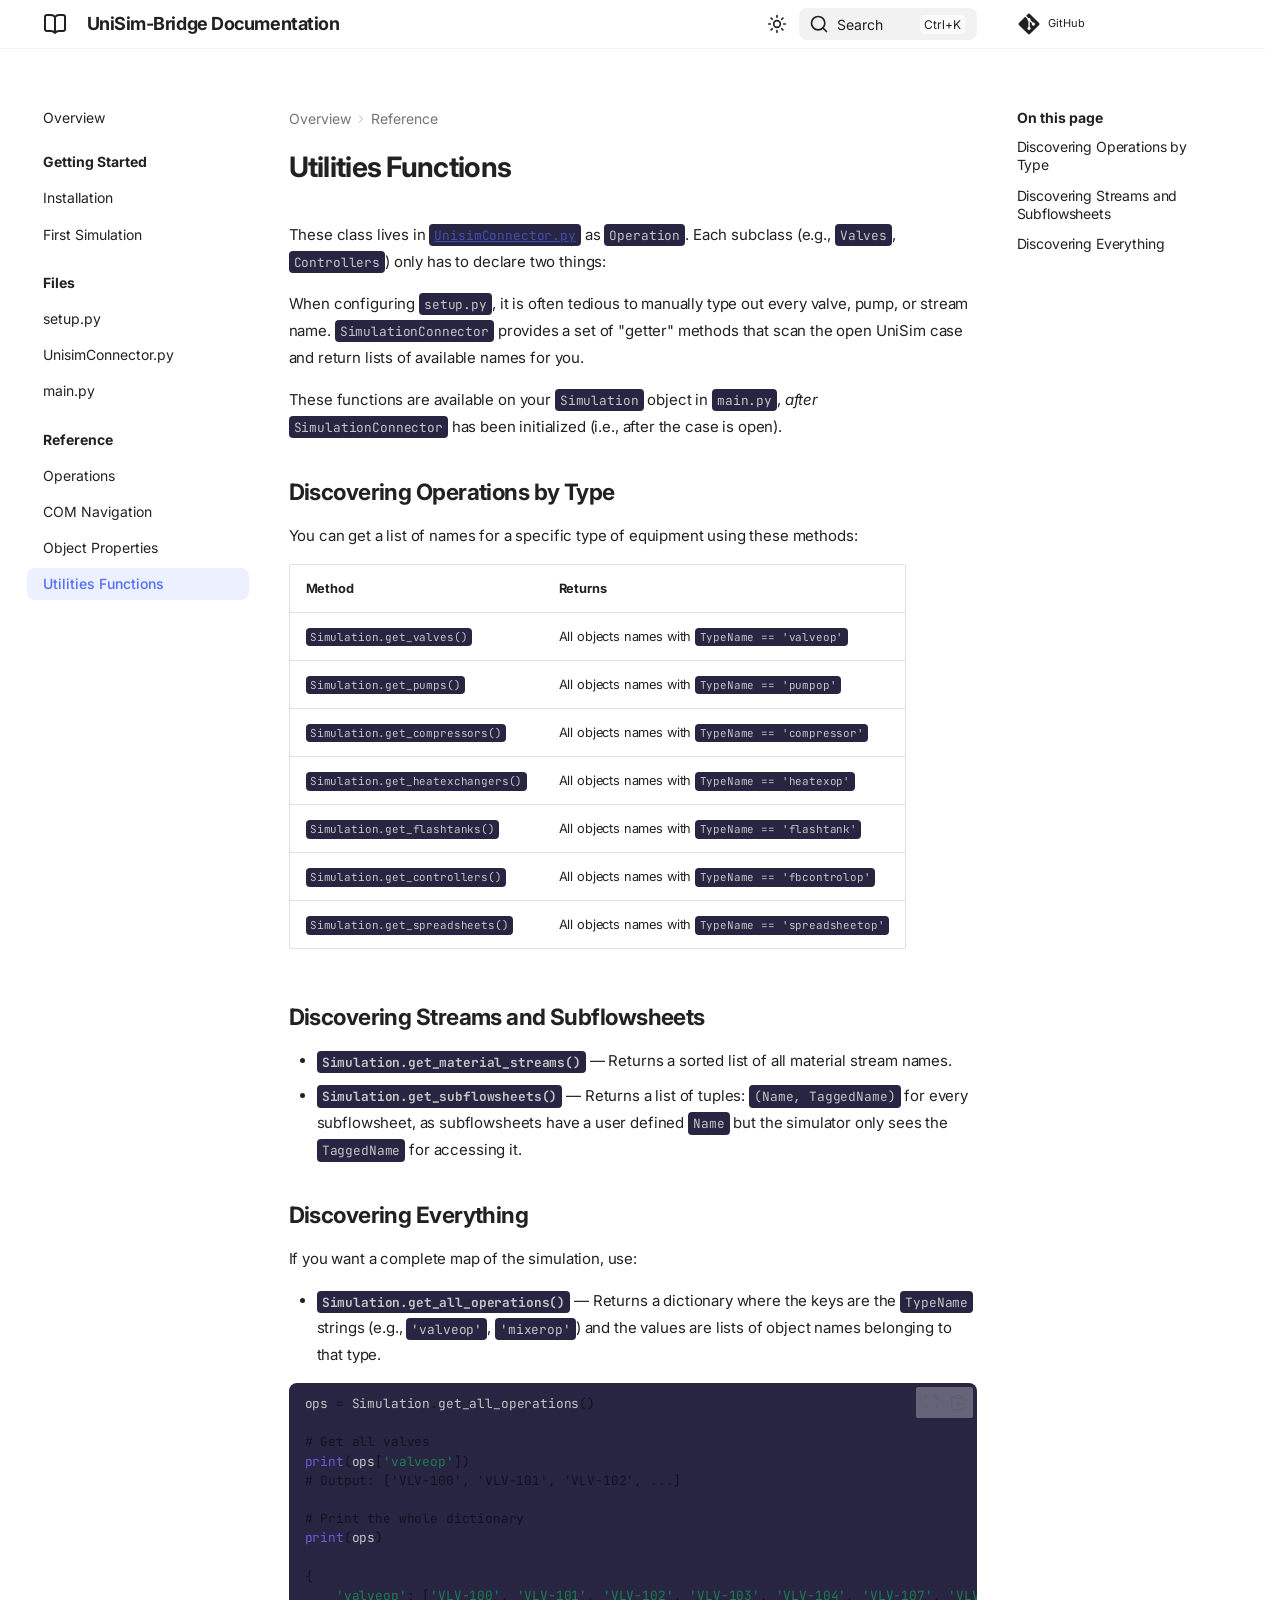
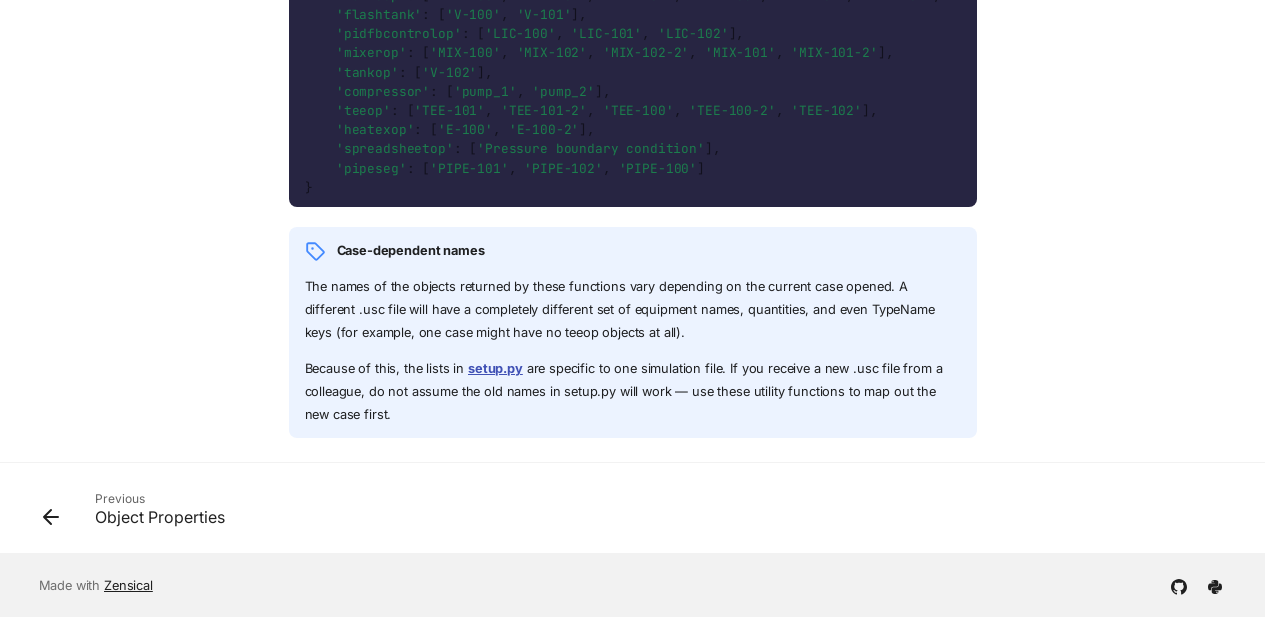
<file: site/reference/utilities-functions/index.html>
<!doctype html>
<html lang="en" class="no-js">
  <head>
    
      <meta charset="utf-8">
      <meta name="viewport" content="width=device-width,initial-scale=1">
      
        <meta name="description" content="Documentation for the 3 file UniSim-Bridge framework, providing an overview of its features, installation instructions, and reference materials for users and developers.">
      
      
        <meta name="author" content="Guilherme Rocha Ribeiro">
      
      
        <link rel="canonical" href="https://guilherme-rocha-ribeiro.github.io/UniSim-Bridge/reference/utilities-functions/">
      
      
      
        <link rel="prev" href="../properties-reference/">
      
      
      
        
      
      
      <link rel="icon" href="../../assets/images/favicon.png">
      <meta name="generator" content="zensical-0.0.71">
    
    
      
        <title>Utilities Functions - UniSim-Bridge Documentation</title>
      
    
    
      
        
      
      <link rel="stylesheet" href="../../assets/stylesheets/modern/main.e442bf79.min.css">
      
        
          
        
        <link rel="stylesheet" href="../../assets/stylesheets/modern/palette.b60ce83d.min.css">
      
      
  
  
    
      
      
    
  
  
  <style>:root{--md-admonition-icon--note:url('data:image/svg+xml;charset=utf-8,%3Csvg%20xmlns%3D%22http%3A//www.w3.org/2000/svg%22%20viewBox%3D%220%200%2016%2016%22%3E%3Cpath%20d%3D%22M1%207.775V2.75C1%201.784%201.784%201%202.75%201h5.025c.464%200%20.91.184%201.238.513l6.25%206.25a1.75%201.75%200%200%201%200%202.474l-5.026%205.026a1.75%201.75%200%200%201-2.474%200l-6.25-6.25A1.75%201.75%200%200%201%201%207.775m1.5%200c0%20.066.026.13.073.177l6.25%206.25a.25.25%200%200%200%20.354%200l5.025-5.025a.25.25%200%200%200%200-.354l-6.25-6.25a.25.25%200%200%200-.177-.073H2.75a.25.25%200%200%200-.25.25ZM6%205a1%201%200%201%201%200%202%201%201%200%200%201%200-2%22/%3E%3C/svg%3E');}</style>



    
    
      
    
    
      
        
        
        <link rel="preconnect" href="https://fonts.gstatic.com" crossorigin>
        <link rel="stylesheet" href="https://fonts.googleapis.com/css?family=Inter:300,300i,400,400i,500,500i,700,700i%7CJetBrains+Mono:400,400i,700,700i&amp;display=fallback">
        <style>:root{--md-text-font:"Inter";--md-code-font:"JetBrains Mono"}</style>
      
    
    
      <link rel="stylesheet" href="../../stylesheets/extra.css">
    
    <script>__md_scope=new URL("../..",location),__md_scope.pathname.endsWith("/")||(__md_scope=new URL(__md_scope.pathname+"/",location)),__md_hash=e=>[...e].reduce(((e,t)=>(e<<5)-e+t.charCodeAt(0)),0),__md_get=(e,t=localStorage,_=__md_scope)=>JSON.parse(t.getItem(_.pathname+"."+e)),__md_set=(e,t,_=localStorage,a=__md_scope)=>{try{_.setItem(a.pathname+"."+e,JSON.stringify(t))}catch(e){}},document.documentElement.setAttribute("data-platform",navigator.platform)</script>
    
      

    
    
  </head>
  
  
    
    
      
    
    
    
    
    <body dir="ltr" data-md-color-scheme="default" data-md-color-primary="indigo" data-md-color-accent="indigo">
  
    
    <input class="md-toggle" data-md-toggle="drawer" type="checkbox" id="__drawer" autocomplete="off">
    <input class="md-toggle" data-md-toggle="search" type="checkbox" id="__search" autocomplete="off">
    <label class="md-overlay" for="__drawer" aria-hidden="true"></label>
    <div data-md-component="skip">
      <a href="#__skip" class="md-skip">
        Skip to content
      </a>
    </div>
    <div data-md-component="announce">
      
    </div>
    
    
      

  

<header class="md-header md-header--shadow" data-md-component="header">
  <nav class="md-header__inner md-grid" aria-label="Header">
    <a href="../.." title="UniSim-Bridge Documentation" class="md-header__button md-logo" aria-label="UniSim-Bridge Documentation" data-md-component="logo">
      
  
  <svg xmlns="http://www.w3.org/2000/svg" fill="none" stroke="currentColor" stroke-linecap="round" stroke-linejoin="round" stroke-width="2" class="lucide lucide-book-open" viewBox="0 0 24 24"><path d="M12 5v16M20.001 19A2 2 0 0 0 22 17V5a2 2 0 0 0-1.999-2L16 3.002A5 5 0 0 0 12 5a5 5 0 0 0-4-2H4a2 2 0 0 0-2 2v12a2 2 0 0 0 1.999 2H8a5 5 0 0 1 4 2 5 5 0 0 1 4-2z"/></svg>

    </a>
    <label class="md-header__button md-icon" for="__drawer" aria-label="Navigation">
      
      <svg xmlns="http://www.w3.org/2000/svg" fill="none" stroke="currentColor" stroke-linecap="round" stroke-linejoin="round" stroke-width="2" class="lucide lucide-menu" viewBox="0 0 24 24"><path d="M4 5h16M4 12h16M4 19h16"/></svg>
    </label>
    <div class="md-header__title" data-md-component="header-title">
      <div class="md-header__ellipsis">
        <div class="md-header__topic">
          <span class="md-ellipsis">
            UniSim-Bridge Documentation
          </span>
        </div>
        <div class="md-header__topic" data-md-component="header-topic">
          <span class="md-ellipsis">
            
              Utilities Functions
            
          </span>
        </div>
      </div>
    </div>
    
      
        <form class="md-header__option" data-md-component="palette">
  
    
    
    
    <input class="md-option" data-md-color-media="slate" data-md-color-scheme="default" data-md-color-primary="indigo" data-md-color-accent="indigo"  aria-label="Switch to light mode"  type="radio" name="__palette" id="__palette_0">
    
      <label class="md-header__button md-icon" title="Switch to light mode" for="__palette_1" hidden>
        <svg xmlns="http://www.w3.org/2000/svg" fill="none" stroke="currentColor" stroke-linecap="round" stroke-linejoin="round" stroke-width="2" class="lucide lucide-sun-moon" viewBox="0 0 24 24"><path d="M12 2v2M14.837 16.385a6 6 0 1 1-7.223-7.222c.624-.147.97.66.715 1.248a4 4 0 0 0 5.26 5.259c.589-.255 1.396.09 1.248.715M16 12a4 4 0 0 0-4-4M19 5l-1.256 1.256M20 12h2"/></svg>
      </label>
    
  
    
    
    
    <input class="md-option" data-md-color-media="(prefers-color-scheme: light)" data-md-color-scheme="default" data-md-color-primary="indigo" data-md-color-accent="indigo"  aria-label="Switch to dark mode"  type="radio" name="__palette" id="__palette_1">
    
      <label class="md-header__button md-icon" title="Switch to dark mode" for="__palette_2" hidden>
        <svg xmlns="http://www.w3.org/2000/svg" fill="none" stroke="currentColor" stroke-linecap="round" stroke-linejoin="round" stroke-width="2" class="lucide lucide-sun" viewBox="0 0 24 24"><circle cx="12" cy="12" r="4"/><path d="M12 2v2M12 20v2M4.93 4.93l1.41 1.41M17.66 17.66l1.41 1.41M2 12h2M20 12h2M6.34 17.66l-1.41 1.41M19.07 4.93l-1.41 1.41"/></svg>
      </label>
    
  
    
    
    
    <input class="md-option" data-md-color-media="(prefers-color-scheme: dark)" data-md-color-scheme="slate" data-md-color-primary="indigo" data-md-color-accent="indigo"  aria-label="Switch to system preference"  type="radio" name="__palette" id="__palette_2">
    
      <label class="md-header__button md-icon" title="Switch to system preference" for="__palette_0" hidden>
        <svg xmlns="http://www.w3.org/2000/svg" fill="none" stroke="currentColor" stroke-linecap="round" stroke-linejoin="round" stroke-width="2" class="lucide lucide-moon" viewBox="0 0 24 24"><path d="M20.985 12.486a9 9 0 1 1-9.473-9.472c.405-.022.617.46.402.803a6 6 0 0 0 8.268 8.268c.344-.215.825-.004.803.401"/></svg>
      </label>
    
  
</form>
      
    
    
      <script>var palette=__md_get("__palette");if(palette&&palette.color){if("(prefers-color-scheme)"===palette.color.media){var media=matchMedia("(prefers-color-scheme: light)"),input=document.querySelector(media.matches?"[data-md-color-media='(prefers-color-scheme: light)']":"[data-md-color-media='(prefers-color-scheme: dark)']");palette.color.media=input.getAttribute("data-md-color-media"),palette.color.scheme=input.getAttribute("data-md-color-scheme"),palette.color.primary=input.getAttribute("data-md-color-primary"),palette.color.accent=input.getAttribute("data-md-color-accent")}for(var[key,value]of Object.entries(palette.color))document.body.setAttribute("data-md-color-"+key,value)}</script>
    
    
    
      
      
        <label class="md-header__button md-icon" for="__search" aria-label="Search">
          
          <svg xmlns="http://www.w3.org/2000/svg" fill="none" stroke="currentColor" stroke-linecap="round" stroke-linejoin="round" stroke-width="2" class="lucide lucide-search" viewBox="0 0 24 24"><path d="m21 21-4.34-4.34"/><circle cx="11" cy="11" r="8"/></svg>
        </label>
        <div class="md-search" data-md-component="search" role="dialog" aria-label="Search">
  <button type="button" class="md-search__button">
    Search
  </button>
</div>
      
    
    <div class="md-header__source">
      
        <a href="https://github.com/Guilherme-Rocha-Ribeiro/UniSim-Bridge" title="Go to repository" class="md-source" data-md-component="source">
  <div class="md-source__icon md-icon">
    
    <svg xmlns="http://www.w3.org/2000/svg" viewBox="0 0 448 512"><!--! Font Awesome Free 7.3.1 by @fontawesome - https://fontawesome.com License - https://fontawesome.com/license/free (Icons: CC BY 4.0, Fonts: SIL OFL 1.1, Code: MIT License) Copyright 2026 Fonticons, Inc.--><path fill="currentColor" d="M439.6 236.1 244 40.5c-5.4-5.5-12.8-8.5-20.4-8.5s-15 3-20.4 8.4L162.5 81l51.5 51.5c27.1-9.1 52.7 16.8 43.4 43.7l49.7 49.7c34.2-11.8 61.2 31 35.5 56.7-26.5 26.5-70.2-2.9-56-37.3L240.3 199v121.9c25.3 12.5 22.3 41.8 9.1 55-6.4 6.4-15.2 10.1-24.3 10.1s-17.8-3.6-24.3-10.1c-17.6-17.6-11.1-46.9 11.2-56v-123c-20.8-8.5-24.6-30.7-18.6-45L142.6 101 8.5 235.1C3 240.6 0 247.9 0 255.5s3 15 8.5 20.4l195.6 195.7c5.4 5.4 12.7 8.4 20.4 8.4s15-3 20.4-8.4l194.7-194.7c5.4-5.4 8.4-12.8 8.4-20.4s-3-15-8.4-20.4"/></svg>
  </div>
  <div class="md-source__repository">
    GitHub
  </div>
</a>
      
    </div>
  </nav>
  
</header>
    
    <div class="md-container" data-md-component="container">
      
      
        
          
        
      
      <main class="md-main" data-md-component="main">
        <div class="md-main__inner md-grid">
          
            
              
              <div class="md-sidebar md-sidebar--primary" data-md-component="sidebar" data-md-type="navigation" >
                <div class="md-sidebar__scrollwrap">
                  <div class="md-sidebar__inner">
                    



<nav class="md-nav md-nav--primary" aria-label="Navigation" data-md-level="0">
  <label class="md-nav__title" for="__drawer">
    <a href="../.." title="UniSim-Bridge Documentation" class="md-nav__button md-logo" aria-label="UniSim-Bridge Documentation" data-md-component="logo">
      
  
  <svg xmlns="http://www.w3.org/2000/svg" fill="none" stroke="currentColor" stroke-linecap="round" stroke-linejoin="round" stroke-width="2" class="lucide lucide-book-open" viewBox="0 0 24 24"><path d="M12 5v16M20.001 19A2 2 0 0 0 22 17V5a2 2 0 0 0-1.999-2L16 3.002A5 5 0 0 0 12 5a5 5 0 0 0-4-2H4a2 2 0 0 0-2 2v12a2 2 0 0 0 1.999 2H8a5 5 0 0 1 4 2 5 5 0 0 1 4-2z"/></svg>

    </a>
    UniSim-Bridge Documentation
  </label>
  
    <div class="md-nav__source">
      <a href="https://github.com/Guilherme-Rocha-Ribeiro/UniSim-Bridge" title="Go to repository" class="md-source" data-md-component="source">
  <div class="md-source__icon md-icon">
    
    <svg xmlns="http://www.w3.org/2000/svg" viewBox="0 0 448 512"><!--! Font Awesome Free 7.3.1 by @fontawesome - https://fontawesome.com License - https://fontawesome.com/license/free (Icons: CC BY 4.0, Fonts: SIL OFL 1.1, Code: MIT License) Copyright 2026 Fonticons, Inc.--><path fill="currentColor" d="M439.6 236.1 244 40.5c-5.4-5.5-12.8-8.5-20.4-8.5s-15 3-20.4 8.4L162.5 81l51.5 51.5c27.1-9.1 52.7 16.8 43.4 43.7l49.7 49.7c34.2-11.8 61.2 31 35.5 56.7-26.5 26.5-70.2-2.9-56-37.3L240.3 199v121.9c25.3 12.5 22.3 41.8 9.1 55-6.4 6.4-15.2 10.1-24.3 10.1s-17.8-3.6-24.3-10.1c-17.6-17.6-11.1-46.9 11.2-56v-123c-20.8-8.5-24.6-30.7-18.6-45L142.6 101 8.5 235.1C3 240.6 0 247.9 0 255.5s3 15 8.5 20.4l195.6 195.7c5.4 5.4 12.7 8.4 20.4 8.4s15-3 20.4-8.4l194.7-194.7c5.4-5.4 8.4-12.8 8.4-20.4s-3-15-8.4-20.4"/></svg>
  </div>
  <div class="md-source__repository">
    GitHub
  </div>
</a>
    </div>
  
  <ul class="md-nav__list" data-md-scrollfix>
    
      
      
  
  
  
  
    <li class="md-nav__item">
      <a href="../.." class="md-nav__link">
        
  
  
  <span class="md-ellipsis">
    
  
  Overview

    
  </span>
  
  

      </a>
    </li>
  

    
      
      
  
  
  
  
    
    
      
        
      
        
      
    
    
    
      
        
        
      
    
    
    <li class="md-nav__item md-nav__item--section md-nav__item--nested">
      
        
        
        <input class="md-nav__toggle md-toggle " type="checkbox" id="__nav_2" >
        
          
          <label class="md-nav__link" for="__nav_2" id="__nav_2_label" tabindex="">
            
  
  
  <span class="md-ellipsis">
    
  
  Getting Started

    
  </span>
  
  

            <span class="md-nav__icon md-icon"></span>
          </label>
        
        
          <nav class="md-nav" data-md-level="1" aria-labelledby="__nav_2_label" aria-expanded="false">
            <label class="md-nav__title" for="__nav_2">
              <span class="md-nav__icon md-icon"></span>
              
  
  Getting Started

            </label>
            <ul class="md-nav__list" data-md-scrollfix>
              
                
                  
  
  
  
  
    <li class="md-nav__item">
      <a href="../../getting-started/installation/" class="md-nav__link">
        
  
  
  <span class="md-ellipsis">
    
  
  Installation

    
  </span>
  
  

      </a>
    </li>
  

                
              
                
                  
  
  
  
  
    <li class="md-nav__item">
      <a href="../../getting-started/first-simulation/" class="md-nav__link">
        
  
  
  <span class="md-ellipsis">
    
  
  First Simulation

    
  </span>
  
  

      </a>
    </li>
  

                
              
            </ul>
          </nav>
        
      
    </li>
  

    
      
      
  
  
  
  
    
    
      
        
      
        
      
        
      
    
    
    
      
        
        
      
    
    
    <li class="md-nav__item md-nav__item--section md-nav__item--nested">
      
        
        
        <input class="md-nav__toggle md-toggle " type="checkbox" id="__nav_3" >
        
          
          <label class="md-nav__link" for="__nav_3" id="__nav_3_label" tabindex="">
            
  
  
  <span class="md-ellipsis">
    
  
  Files

    
  </span>
  
  

            <span class="md-nav__icon md-icon"></span>
          </label>
        
        
          <nav class="md-nav" data-md-level="1" aria-labelledby="__nav_3_label" aria-expanded="false">
            <label class="md-nav__title" for="__nav_3">
              <span class="md-nav__icon md-icon"></span>
              
  
  Files

            </label>
            <ul class="md-nav__list" data-md-scrollfix>
              
                
                  
  
  
  
  
    <li class="md-nav__item">
      <a href="../../files/setup/" class="md-nav__link">
        
  
  
  <span class="md-ellipsis">
    
  
  setup.py

    
  </span>
  
  

      </a>
    </li>
  

                
              
                
                  
  
  
  
  
    <li class="md-nav__item">
      <a href="../../files/unisim-connector/" class="md-nav__link">
        
  
  
  <span class="md-ellipsis">
    
  
  UnisimConnector.py

    
  </span>
  
  

      </a>
    </li>
  

                
              
                
                  
  
  
  
  
    <li class="md-nav__item">
      <a href="../../files/main/" class="md-nav__link">
        
  
  
  <span class="md-ellipsis">
    
  
  main.py

    
  </span>
  
  

      </a>
    </li>
  

                
              
            </ul>
          </nav>
        
      
    </li>
  

    
      
      
  
  
    
  
  
  
    
    
      
        
      
        
      
        
      
        
      
    
    
    
      
        
        
      
    
    
    <li class="md-nav__item md-nav__item--active md-nav__item--section md-nav__item--nested">
      
        
        
        <input class="md-nav__toggle md-toggle " type="checkbox" id="__nav_4" checked>
        
          
          <label class="md-nav__link" for="__nav_4" id="__nav_4_label" tabindex="">
            
  
  
  <span class="md-ellipsis">
    
  
  Reference

    
  </span>
  
  

            <span class="md-nav__icon md-icon"></span>
          </label>
        
        
          <nav class="md-nav" data-md-level="1" aria-labelledby="__nav_4_label" aria-expanded="true">
            <label class="md-nav__title" for="__nav_4">
              <span class="md-nav__icon md-icon"></span>
              
  
  Reference

            </label>
            <ul class="md-nav__list" data-md-scrollfix>
              
                
                  
  
  
  
  
    <li class="md-nav__item">
      <a href="../operations-reference/" class="md-nav__link">
        
  
  
  <span class="md-ellipsis">
    
  
  Operations

    
  </span>
  
  

      </a>
    </li>
  

                
              
                
                  
  
  
  
  
    <li class="md-nav__item">
      <a href="../com-navigation/" class="md-nav__link">
        
  
  
  <span class="md-ellipsis">
    
  
  COM Navigation

    
  </span>
  
  

      </a>
    </li>
  

                
              
                
                  
  
  
  
  
    <li class="md-nav__item">
      <a href="../properties-reference/" class="md-nav__link">
        
  
  
  <span class="md-ellipsis">
    
  
  Object Properties

    
  </span>
  
  

      </a>
    </li>
  

                
              
                
                  
  
  
    
  
  
  
    <li class="md-nav__item md-nav__item--active">
      
      
      
      
        
      
      
        <label class="md-nav__link md-nav__link--active" for="__toc">
          
  
  
  <span class="md-ellipsis">
    
  
  Utilities Functions

    
  </span>
  
  

          <span class="md-nav__icon md-icon"></span>
        </label>
      
      <a href="././" class="md-nav__link md-nav__link--active">
        
  
  
  <span class="md-ellipsis">
    
  
  Utilities Functions

    
  </span>
  
  

      </a>
      
        


<nav class="md-nav md-nav--secondary" aria-label="On this page">
  
  
  
    
  
  
    <label class="md-nav__title" for="__toc">
      <span class="md-nav__icon md-icon"></span>
      On this page
    </label>
    <ul class="md-nav__list" data-md-component="toc" data-md-scrollfix>
      
        <li class="md-nav__item">
  <a href="#discovering-operations-by-type" class="md-nav__link">
    <span class="md-ellipsis">
      <span class="md-typeset">
        Discovering Operations by Type
      </span>
    </span>
  </a>
  
</li>
      
        <li class="md-nav__item">
  <a href="#discovering-streams-and-subflowsheets" class="md-nav__link">
    <span class="md-ellipsis">
      <span class="md-typeset">
        Discovering Streams and Subflowsheets
      </span>
    </span>
  </a>
  
</li>
      
        <li class="md-nav__item">
  <a href="#discovering-everything" class="md-nav__link">
    <span class="md-ellipsis">
      <span class="md-typeset">
        Discovering Everything
      </span>
    </span>
  </a>
  
</li>
      
    </ul>
  
</nav>
      
    </li>
  

                
              
            </ul>
          </nav>
        
      
    </li>
  

    
  </ul>
</nav>
                  </div>
                </div>
              </div>
            
            
              
              <div class="md-sidebar md-sidebar--secondary" data-md-component="sidebar" data-md-type="toc" >
                <div class="md-sidebar__scrollwrap">
                  
                    
                    
                    
                      
                    
                    
                      <input class="md-nav__toggle md-toggle" type="checkbox" id="__toc">
                      <div class="md-sidebar-button__wrapper">
                        <label class="md-sidebar-button" for="__toc"></label>
                      </div>
                    
                  
                  <div class="md-sidebar__inner">
                    


<nav class="md-nav md-nav--secondary" aria-label="On this page">
  
  
  
    
  
  
    <label class="md-nav__title" for="__toc">
      <span class="md-nav__icon md-icon"></span>
      On this page
    </label>
    <ul class="md-nav__list" data-md-component="toc" data-md-scrollfix>
      
        <li class="md-nav__item">
  <a href="#discovering-operations-by-type" class="md-nav__link">
    <span class="md-ellipsis">
      <span class="md-typeset">
        Discovering Operations by Type
      </span>
    </span>
  </a>
  
</li>
      
        <li class="md-nav__item">
  <a href="#discovering-streams-and-subflowsheets" class="md-nav__link">
    <span class="md-ellipsis">
      <span class="md-typeset">
        Discovering Streams and Subflowsheets
      </span>
    </span>
  </a>
  
</li>
      
        <li class="md-nav__item">
  <a href="#discovering-everything" class="md-nav__link">
    <span class="md-ellipsis">
      <span class="md-typeset">
        Discovering Everything
      </span>
    </span>
  </a>
  
</li>
      
    </ul>
  
</nav>
                  </div>
                </div>
              </div>
            
          
          
            <div class="md-content" data-md-component="content">
              
                



  


  <nav class="md-path" aria-label="Navigation" >
    <ol class="md-path__list">
      
        
  
  
    <li class="md-path__item">
      <a href="../.." class="md-path__link">
        
  
  <span class="md-ellipsis">
    Overview
  </span>

      </a>
    </li>
  

      
      
        
  
  
    
    
      
        
      
        
      
        
      
        
      
    
    
    
    
      <li class="md-path__item">
        <a href="../operations-reference/" class="md-path__link">
          
  
  <span class="md-ellipsis">
    Reference
  </span>

        </a>
      </li>
    
  

      
    </ol>
  </nav>

              
              <article class="md-content__inner md-typeset">
                <a id="__skip" tabindex="-1"></a>
                
                  

  
  


<h1 id="utilities-functions">Utilities Functions<a class="headerlink" href="#utilities-functions" title="Permanent link">&para;</a></h1>
<p>These class lives in <a href="../../files/unisim-connector/"><code>UnisimConnector.py</code></a> as <code>Operation</code>. Each subclass (e.g., <code>Valves</code>, <code>Controllers</code>) only has to declare two things:</p>
<p>When configuring <code>setup.py</code>, it is often tedious to manually type out every valve, pump, or stream name. <code>SimulationConnector</code> provides a set of "getter" methods that scan the open UniSim case and return lists of available names for you.</p>
<p>These functions are available on your <code>Simulation</code> object in <code>main.py</code>, <em>after</em> <code>SimulationConnector</code> has been initialized (i.e., after the case is open).</p>
<h2 id="discovering-operations-by-type">Discovering Operations by Type<a class="headerlink" href="#discovering-operations-by-type" title="Permanent link">&para;</a></h2>
<p>You can get a list of names for a specific type of equipment using these methods:</p>
<table>
<thead>
<tr>
<th style="text-align: left;">Method</th>
<th style="text-align: left;">Returns</th>
</tr>
</thead>
<tbody>
<tr>
<td style="text-align: left;"><code>Simulation.get_valves()</code></td>
<td style="text-align: left;">All objects names with <code>TypeName == 'valveop'</code></td>
</tr>
<tr>
<td style="text-align: left;"><code>Simulation.get_pumps()</code></td>
<td style="text-align: left;">All objects names with <code>TypeName == 'pumpop'</code></td>
</tr>
<tr>
<td style="text-align: left;"><code>Simulation.get_compressors()</code></td>
<td style="text-align: left;">All objects names with <code>TypeName == 'compressor'</code></td>
</tr>
<tr>
<td style="text-align: left;"><code>Simulation.get_heatexchangers()</code></td>
<td style="text-align: left;">All objects names with <code>TypeName == 'heatexop'</code></td>
</tr>
<tr>
<td style="text-align: left;"><code>Simulation.get_flashtanks()</code></td>
<td style="text-align: left;">All objects names with <code>TypeName == 'flashtank'</code></td>
</tr>
<tr>
<td style="text-align: left;"><code>Simulation.get_controllers()</code></td>
<td style="text-align: left;">All objects names with <code>TypeName == 'fbcontrolop'</code></td>
</tr>
<tr>
<td style="text-align: left;"><code>Simulation.get_spreadsheets()</code></td>
<td style="text-align: left;">All objects names with <code>TypeName == 'spreadsheetop'</code></td>
</tr>
</tbody>
</table>
<h2 id="discovering-streams-and-subflowsheets">Discovering Streams and Subflowsheets<a class="headerlink" href="#discovering-streams-and-subflowsheets" title="Permanent link">&para;</a></h2>
<ul>
<li><strong><code>Simulation.get_material_streams()</code></strong> — Returns a sorted list of all material stream names.</li>
<li><strong><code>Simulation.get_subflowsheets()</code></strong> — Returns a list of tuples: <code>(Name, TaggedName)</code> for every subflowsheet, as subflowsheets have a user defined <code>Name</code> but the simulator only sees the <code>TaggedName</code> for accessing it.</li>
</ul>
<h2 id="discovering-everything">Discovering Everything<a class="headerlink" href="#discovering-everything" title="Permanent link">&para;</a></h2>
<p>If you want a complete map of the simulation, use:</p>
<ul>
<li><strong><code>Simulation.get_all_operations()</code></strong> — Returns a dictionary where the keys are the <code>TypeName</code> strings (e.g., <code>'valveop'</code>, <code>'mixerop'</code>) and the values are lists of object names belonging to that type.</li>
</ul>
<div class="language-python highlight"><pre><span></span><code><span id="__span-0-1"><a id="__codelineno-0-1" name="__codelineno-0-1" href="#__codelineno-0-1"></a><span class="n">ops</span> <span class="o">=</span> <span class="n">Simulation</span><span class="o">.</span><span class="n">get_all_operations</span><span class="p">()</span>
</span><span id="__span-0-2"><a id="__codelineno-0-2" name="__codelineno-0-2" href="#__codelineno-0-2"></a>
</span><span id="__span-0-3"><a id="__codelineno-0-3" name="__codelineno-0-3" href="#__codelineno-0-3"></a><span class="c1"># Get all valves</span>
</span><span id="__span-0-4"><a id="__codelineno-0-4" name="__codelineno-0-4" href="#__codelineno-0-4"></a><span class="nb">print</span><span class="p">(</span><span class="n">ops</span><span class="p">[</span><span class="s1">'valveop'</span><span class="p">])</span>
</span><span id="__span-0-5"><a id="__codelineno-0-5" name="__codelineno-0-5" href="#__codelineno-0-5"></a><span class="c1"># Output: ['VLV-100', 'VLV-101', 'VLV-102', ...]</span>
</span><span id="__span-0-6"><a id="__codelineno-0-6" name="__codelineno-0-6" href="#__codelineno-0-6"></a>
</span><span id="__span-0-7"><a id="__codelineno-0-7" name="__codelineno-0-7" href="#__codelineno-0-7"></a><span class="c1"># Print the whole dictionary</span>
</span><span id="__span-0-8"><a id="__codelineno-0-8" name="__codelineno-0-8" href="#__codelineno-0-8"></a><span class="nb">print</span><span class="p">(</span><span class="n">ops</span><span class="p">)</span>
</span><span id="__span-0-9"><a id="__codelineno-0-9" name="__codelineno-0-9" href="#__codelineno-0-9"></a>
</span><span id="__span-0-10"><a id="__codelineno-0-10" name="__codelineno-0-10" href="#__codelineno-0-10"></a><span class="p">{</span>
</span><span id="__span-0-11"><a id="__codelineno-0-11" name="__codelineno-0-11" href="#__codelineno-0-11"></a>    <span class="s1">'valveop'</span><span class="p">:</span> <span class="p">[</span><span class="s1">'VLV-100'</span><span class="p">,</span> <span class="s1">'VLV-101'</span><span class="p">,</span> <span class="s1">'VLV-102'</span><span class="p">,</span> <span class="s1">'VLV-103'</span><span class="p">,</span> <span class="s1">'VLV-104'</span><span class="p">,</span> <span class="s1">'VLV-107'</span><span class="p">,</span> <span class="s1">'VLV-109'</span><span class="p">,</span> <span class="s1">'VLV-111'</span><span class="p">,</span> <span class="s1">'VLV-110'</span><span class="p">,</span> <span class="s1">'VLV-110-2'</span><span class="p">,</span> <span class="s1">'Valve_bypass_1'</span><span class="p">,</span> <span class="s1">'Valve_heat_1'</span><span class="p">,</span> <span class="s1">'VLV-106'</span><span class="p">,</span> <span class="s1">'Valve_bypass_2'</span><span class="p">,</span> <span class="s1">'Valve_heat_2'</span><span class="p">,</span> <span class="s1">'VLV-106-2'</span><span class="p">,</span> <span class="s1">'VLV-112'</span><span class="p">,</span> <span class="s1">'VLV-108'</span><span class="p">],</span> 
</span><span id="__span-0-12"><a id="__codelineno-0-12" name="__codelineno-0-12" href="#__codelineno-0-12"></a>    <span class="s1">'flashtank'</span><span class="p">:</span> <span class="p">[</span><span class="s1">'V-100'</span><span class="p">,</span> <span class="s1">'V-101'</span><span class="p">],</span> 
</span><span id="__span-0-13"><a id="__codelineno-0-13" name="__codelineno-0-13" href="#__codelineno-0-13"></a>    <span class="s1">'pidfbcontrolop'</span><span class="p">:</span> <span class="p">[</span><span class="s1">'LIC-100'</span><span class="p">,</span> <span class="s1">'LIC-101'</span><span class="p">,</span> <span class="s1">'LIC-102'</span><span class="p">],</span> 
</span><span id="__span-0-14"><a id="__codelineno-0-14" name="__codelineno-0-14" href="#__codelineno-0-14"></a>    <span class="s1">'mixerop'</span><span class="p">:</span> <span class="p">[</span><span class="s1">'MIX-100'</span><span class="p">,</span> <span class="s1">'MIX-102'</span><span class="p">,</span> <span class="s1">'MIX-102-2'</span><span class="p">,</span> <span class="s1">'MIX-101'</span><span class="p">,</span> <span class="s1">'MIX-101-2'</span><span class="p">],</span> 
</span><span id="__span-0-15"><a id="__codelineno-0-15" name="__codelineno-0-15" href="#__codelineno-0-15"></a>    <span class="s1">'tankop'</span><span class="p">:</span> <span class="p">[</span><span class="s1">'V-102'</span><span class="p">],</span> 
</span><span id="__span-0-16"><a id="__codelineno-0-16" name="__codelineno-0-16" href="#__codelineno-0-16"></a>    <span class="s1">'compressor'</span><span class="p">:</span> <span class="p">[</span><span class="s1">'pump_1'</span><span class="p">,</span> <span class="s1">'pump_2'</span><span class="p">],</span> 
</span><span id="__span-0-17"><a id="__codelineno-0-17" name="__codelineno-0-17" href="#__codelineno-0-17"></a>    <span class="s1">'teeop'</span><span class="p">:</span> <span class="p">[</span><span class="s1">'TEE-101'</span><span class="p">,</span> <span class="s1">'TEE-101-2'</span><span class="p">,</span> <span class="s1">'TEE-100'</span><span class="p">,</span> <span class="s1">'TEE-100-2'</span><span class="p">,</span> <span class="s1">'TEE-102'</span><span class="p">],</span> 
</span><span id="__span-0-18"><a id="__codelineno-0-18" name="__codelineno-0-18" href="#__codelineno-0-18"></a>    <span class="s1">'heatexop'</span><span class="p">:</span> <span class="p">[</span><span class="s1">'E-100'</span><span class="p">,</span> <span class="s1">'E-100-2'</span><span class="p">],</span>
</span><span id="__span-0-19"><a id="__codelineno-0-19" name="__codelineno-0-19" href="#__codelineno-0-19"></a>    <span class="s1">'spreadsheetop'</span><span class="p">:</span> <span class="p">[</span><span class="s1">'Pressure boundary condition'</span><span class="p">],</span> 
</span><span id="__span-0-20"><a id="__codelineno-0-20" name="__codelineno-0-20" href="#__codelineno-0-20"></a>    <span class="s1">'pipeseg'</span><span class="p">:</span> <span class="p">[</span><span class="s1">'PIPE-101'</span><span class="p">,</span> <span class="s1">'PIPE-102'</span><span class="p">,</span> <span class="s1">'PIPE-100'</span><span class="p">]</span>
</span><span id="__span-0-21"><a id="__codelineno-0-21" name="__codelineno-0-21" href="#__codelineno-0-21"></a><span class="p">}</span>
</span></code></pre></div>
<div class="admonition note">
<p class="admonition-title">Case-dependent names</p>
<p>The names of the objects returned by these functions vary depending on the current case opened. A different .usc file will have a completely different set of equipment names, quantities, and even TypeName keys (for example, one case might have no teeop objects at all).</p>
<p>Because of this, the lists in <strong><a href="../../files/setup/">setup.py</a></strong> are specific to one simulation file. If you receive a new .usc file from a colleague, do not assume the old names in setup.py will work — use these utility functions to map out the new case first.</p>
</div>














                
              </article>
            </div>
          
          
  <script>var tabs=__md_get("__tabs");if(Array.isArray(tabs))e:for(var set of document.querySelectorAll(".tabbed-set")){var labels=set.querySelector(".tabbed-labels");for(var tab of tabs)for(var label of labels.getElementsByTagName("label"))if(label.innerText.trim()===tab){var input=document.getElementById(label.htmlFor);input.checked=!0;continue e}}</script>

<script>var target=document.getElementById(location.hash.slice(1));target&&target.name&&(target.checked=target.name.startsWith("__tabbed_"))</script>
        </div>
        
          <button type="button" class="md-top md-icon" data-md-component="top" hidden>
  
  <svg xmlns="http://www.w3.org/2000/svg" fill="none" stroke="currentColor" stroke-linecap="round" stroke-linejoin="round" stroke-width="2" class="lucide lucide-circle-arrow-up" viewBox="0 0 24 24"><circle cx="12" cy="12" r="10"/><path d="m16 12-4-4-4 4M12 16V8"/></svg>
  Back to top
</button>
        
      </main>
      
        <footer class="md-footer">
  
    
      
      <nav class="md-footer__inner md-grid" aria-label="Footer" >
        
          
          <a href="../properties-reference/" class="md-footer__link md-footer__link--prev" aria-label="Previous: Object Properties">
            <div class="md-footer__button md-icon">
              
              <svg xmlns="http://www.w3.org/2000/svg" fill="none" stroke="currentColor" stroke-linecap="round" stroke-linejoin="round" stroke-width="2" class="lucide lucide-arrow-left" viewBox="0 0 24 24"><path d="m12 19-7-7 7-7M19 12H5"/></svg>
            </div>
            <div class="md-footer__title">
              <span class="md-footer__direction">
                Previous
              </span>
              <div class="md-ellipsis">
                Object Properties
              </div>
            </div>
          </a>
        
        
      </nav>
    
  
  <div class="md-footer-meta md-typeset">
    <div class="md-footer-meta__inner md-grid">
      <div class="md-copyright">
  
  
    Made with
    <a href="https://zensical.org/" target="_blank" rel="noopener">
      Zensical
    </a>
  
</div>
      
        
<div class="md-social">
  
    
    
    
    
      
      
    
    <a href="https://github.com/Guilherme-Rocha-Ribeiro/UniSim-Bridge" target="_blank" rel="noopener" title="github.com" class="md-social__link">
      <svg xmlns="http://www.w3.org/2000/svg" viewBox="0 0 512 512"><!--! Font Awesome Free 7.3.1 by @fontawesome - https://fontawesome.com License - https://fontawesome.com/license/free (Icons: CC BY 4.0, Fonts: SIL OFL 1.1, Code: MIT License) Copyright 2026 Fonticons, Inc.--><path fill="currentColor" d="M216.5 362.5c-66-8-112.5-55.5-112.5-117 0-25 9-52 24-70-6.5-16.5-5.5-51.5 2-66 20-2.5 47 8 63 22.5 19-6 39-9 63.5-9s44.5 3 62.5 8.5c15.5-14 43-24.5 63-22 7 13.5 8 48.5 1.5 65.5 16 19 24.5 44.5 24.5 70.5 0 61.5-46.5 108-113.5 116.5 17 11 28.5 35 28.5 62.5v52c0 15 12.5 23.5 27.5 17.5C441 459.5 512 369 512 257 512 115.5 397 0 255.5 0S0 115.5 0 257c0 111 70.5 203 165.5 237.5 13.5 5 26.5-4 26.5-17.5v-40c-7 3-16 5-24 5-33 0-52.5-18-66.5-51.5-5.5-13.5-11.5-21.5-23-23-6-.5-8-3-8-6 0-6 10-10.5 20-10.5 14.5 0 27 9 40 27.5 10 14.5 20.5 21 33 21s20.5-4.5 32-16c8.5-8.5 15-16 21-21"/></svg>
    </a>
  
    
    
    
    
      
      
    
    <a href="https://pypi.org/" target="_blank" rel="noopener" title="pypi.org" class="md-social__link">
      <svg xmlns="http://www.w3.org/2000/svg" viewBox="0 0 448 512"><!--! Font Awesome Free 7.3.1 by @fontawesome - https://fontawesome.com License - https://fontawesome.com/license/free (Icons: CC BY 4.0, Fonts: SIL OFL 1.1, Code: MIT License) Copyright 2026 Fonticons, Inc.--><path fill="currentColor" d="M439.8 200.5c-7.7-30.9-22.3-54.2-53.4-54.2h-40.1v47.4c0 36.8-31.2 67.8-66.8 67.8H172.7c-29.2 0-53.4 25-53.4 54.3v101.8c0 29 25.2 46 53.4 54.3 33.8 9.9 66.3 11.7 106.8 0 26.9-7.8 53.4-23.5 53.4-54.3v-40.7H226.2v-13.6h160.2c31.1 0 42.6-21.7 53.4-54.2 11.2-33.5 10.7-65.7 0-108.6M286.2 444.7a20.4 20.4 0 1 1 0-40.7 20.4 20.4 0 1 1 0 40.7M167.8 248.1h106.8c29.7 0 53.4-24.5 53.4-54.3V91.9c0-29-24.4-50.7-53.4-55.6-35.8-5.9-74.7-5.6-106.8.1-45.2 8-53.4 24.7-53.4 55.6v40.7h106.9v13.6h-147c-31.1 0-58.3 18.7-66.8 54.2-9.8 40.7-10.2 66.1 0 108.6 7.6 31.6 25.7 54.2 56.8 54.2H101v-48.8c0-35.3 30.5-66.4 66.8-66.4m-6.6-183.4a20.4 20.4 0 1 1 0 40.8 20.4 20.4 0 1 1 0-40.8"/></svg>
    </a>
  
</div>
      
    </div>
  </div>
</footer>
      
    </div>
    <div class="md-dialog" data-md-component="dialog" role="status" aria-atomic="true">
      <div class="md-dialog__inner md-typeset"></div>
    </div>
    
    
    
      
      
      
      
        
        
      <script id="__config" type="application/json">{"annotate":null,"base":"../..","features":["announce.dismiss","content.code.annotate","content.code.copy","content.code.select","content.footnote.tooltips","content.tabs.link","content.tooltips","navigation.footer","navigation.indexes","navigation.instant","navigation.instant.prefetch","navigation.path","navigation.sections","navigation.top","navigation.tracking","search.highlight"],"redirect":null,"search":"../../assets/javascripts/workers/search.c47bb847.min.js","tags":null,"translations":{"clipboard.copied":"Copied to clipboard","clipboard.copy":"Copy to clipboard","clipboard.error":"Could not copy to clipboard","search.result.more.one":"1 more on this page","search.result.more.other":"# more on this page","search.result.none":"No matching documents","search.result.one":"1 matching document","search.result.other":"# matching documents","search.result.placeholder":"Type to start searching","search.result.term.missing":"Missing","select.version":"Select version"},"version":null}</script>
    
    
      <script src="../../assets/javascripts/bundle.a2388154.min.js"></script>
      
    
  </body>
</html>
</file>
<file: site/stylesheets/extra.css>
:root > * {
  --md-code-bg-color: #272542;
  --md-code-fg-color: #c5c5c5;
}
</file>
<file: site/assets/stylesheets/modern/main.e442bf79.min.css>
@charset "UTF-8";html{box-sizing:border-box;-webkit-text-size-adjust:none;-moz-text-size-adjust:none;text-size-adjust:none}*,:after,:before{box-sizing:inherit}@media(prefers-reduced-motion){*,:after,:before{transition:none!important}}body{margin:0;-webkit-font-smoothing:antialiased;-moz-osx-font-smoothing:grayscale;--md-text-font-family:var(--md-text-font, _),
    -apple-system, BlinkMacSystemFont, Helvetica, Arial, sans-serif;--md-code-font-family:var(--md-code-font, _),
    SFMono-Regular, Consolas, Menlo, monospace}.md-typeset code:not(.focus-visible),a,button,input,label{-webkit-tap-highlight-color:transparent}a{color:inherit;text-decoration:none}hr{box-sizing:initial;display:block;height:.05rem;padding:0;overflow:visible;border:0}small{font-size:80%}sub,sup{line-height:1em}img{border-style:none}table{border-spacing:0;border-collapse:initial}td,th{font-weight:400;vertical-align:top}button{padding:0;margin:0;font-family:inherit;font-size:inherit;background:#0000;border:0}input{border:0;outline:none}:root{--md-primary-fg-color:#4051b5;--md-primary-fg-color--light:#5d6cc0;--md-primary-fg-color--dark:#303fa1;--md-primary-bg-color:#fff;--md-primary-bg-color--light:#ffffffb3;--md-accent-fg-color:#526cfe;--md-accent-fg-color--transparent:#526cfe1a;--md-accent-bg-color:#fff;--md-accent-bg-color--light:#ffffffb3;--md-typeset-table-sort-icon:url('data:image/svg+xml;charset=utf-8,<svg xmlns="http://www.w3.org/2000/svg" fill="none" stroke="currentColor" stroke-linecap="round" stroke-linejoin="round" stroke-width="2" class="lucide lucide-arrow-down-up" viewBox="0 0 24 24"><path d="m3 16 4 4 4-4m-4 4V4m14 4-4-4-4 4m4-4v16"/></svg>');--md-typeset-table-sort-icon--asc:url('data:image/svg+xml;charset=utf-8,<svg xmlns="http://www.w3.org/2000/svg" fill="none" stroke="currentColor" stroke-linecap="round" stroke-linejoin="round" stroke-width="2" class="lucide lucide-arrow-down-narrow-wide" viewBox="0 0 24 24"><path d="m3 16 4 4 4-4m-4 4V4m4 0h4m-4 4h7m-7 4h10"/></svg>');--md-typeset-table-sort-icon--desc:url('data:image/svg+xml;charset=utf-8,<svg xmlns="http://www.w3.org/2000/svg" fill="none" stroke="currentColor" stroke-linecap="round" stroke-linejoin="round" stroke-width="2" class="lucide lucide-arrow-up-narrow-wide" viewBox="0 0 24 24"><path d="m3 8 4-4 4 4M7 4v16m4-8h4m-4 4h7m-7 4h10"/></svg>');--md-typeset-preview-icon:url('data:image/svg+xml;charset=utf-8,<svg xmlns="http://www.w3.org/2000/svg" fill="none" stroke="currentColor" stroke-linecap="round" stroke-linejoin="round" stroke-width="2" class="lucide lucide-mouse-pointer-2" viewBox="0 0 24 24"><path d="M4.037 4.688a.495.495 0 0 1 .651-.651l16 6.5a.5.5 0 0 1-.063.947l-6.124 1.58a2 2 0 0 0-1.438 1.435l-1.579 6.126a.5.5 0 0 1-.947.063z"/></svg>')}[data-md-color-scheme=default]{color-scheme:light}[data-md-color-scheme=default] img[src$="#gh-dark-mode-only"],[data-md-color-scheme=default] img[src$="#only-dark"]{display:none}:root,[data-md-color-scheme=default]{--md-hue:225deg;--md-default-fg-color:#000000de;--md-default-fg-color--light:#0000008c;--md-default-fg-color--lighter:#00000052;--md-default-fg-color--lightest:#0000000d;--md-default-bg-color:#fff;--md-default-bg-color--light:#ffffffb3;--md-default-bg-color--lighter:#ffffff4d;--md-default-bg-color--lightest:#ffffff1f;--md-code-fg-color:#36464e;--md-code-bg-color:#f5f5f5;--md-code-bg-color--light:#f5f5f5b3;--md-code-bg-color--lighter:#f5f5f54d;--md-code-hl-color:#4287ff;--md-code-hl-color--light:#4287ff1a;--md-code-hl-number-color:#d52a2a;--md-code-hl-special-color:#db1457;--md-code-hl-function-color:#a846b9;--md-code-hl-constant-color:#6e59d9;--md-code-hl-keyword-color:#3f6ec6;--md-code-hl-string-color:#1c7d4d;--md-code-hl-name-color:var(--md-code-fg-color);--md-code-hl-operator-color:var(--md-default-fg-color--light);--md-code-hl-punctuation-color:var(--md-default-fg-color--light);--md-code-hl-comment-color:var(--md-default-fg-color--light);--md-code-hl-generic-color:var(--md-default-fg-color--light);--md-code-hl-variable-color:var(--md-default-fg-color--light);--md-typeset-color:var(--md-default-fg-color);--md-typeset-a-color:var(--md-primary-fg-color);--md-typeset-del-color:#f5503d26;--md-typeset-ins-color:#0bd57026;--md-typeset-kbd-color:#fafafa;--md-typeset-kbd-accent-color:#fff;--md-typeset-kbd-border-color:#b8b8b8;--md-typeset-mark-color:#ffff0080;--md-typeset-table-color:#0000001f;--md-typeset-table-color--light:#00000009;--md-admonition-fg-color:var(--md-default-fg-color);--md-admonition-bg-color:var(--md-default-bg-color);--md-warning-fg-color:#000000de;--md-warning-bg-color:#ff9;--md-shadow-z1:0 0.2rem 0.5rem #0000000d,
    0 0 0.05rem #0000001a;--md-shadow-z2:0 0.2rem 0.5rem #0000001a,
    0 0 0.05rem #00000040;--md-shadow-z3:0 0.2rem 0.5rem #0003,
    0 0 0.05rem #00000059;--color-foreground:0 0 0;--color-background:255 255 255;--color-background-subtle:240 240 240;--color-backdrop:255 255 255}.md-icon svg{display:block;width:1.2rem;height:1.2rem;fill:currentcolor}.md-icon svg.lucide{fill:#0000;stroke:currentcolor}aside,body,input{font-family:var(--md-text-font-family);font-feature-settings:"kern","liga";color:var(--md-typeset-color)}code,kbd,pre{font-family:var(--md-code-font-family);font-feature-settings:"kern"}.md-typeset{font-size:.75rem;line-height:1.8;letter-spacing:-.01em;overflow-wrap:break-word;-webkit-print-color-adjust:exact;color-adjust:exact}@media print{.md-typeset{font-size:.68rem}.md-typeset code,.md-typeset kbd,.md-typeset pre{white-space:pre-wrap}}.md-typeset blockquote,.md-typeset dl,.md-typeset figure,.md-typeset ol,.md-typeset pre,.md-typeset ul{margin-top:1em;margin-bottom:1em}.md-typeset h1{margin:0 0 1.25em;font-size:1.875em;line-height:1.3;color:var(--md-default-fg-color)}.md-typeset h1,.md-typeset h2{font-weight:700;letter-spacing:-.025em}.md-typeset h2{margin:1.6em 0 .64em;font-size:1.5em;line-height:1.4}.md-typeset h3{margin:1.6em 0 .8em;font-size:1.25em;font-weight:700;line-height:1.5;letter-spacing:-.01em}.md-typeset h2+h3{margin-top:.8em}.md-typeset h4{margin:1em 0;font-weight:700;letter-spacing:-.01em}.md-typeset h5,.md-typeset h6{margin:1.25em 0;font-size:.8em;font-weight:700;color:var(--md-default-fg-color--light);letter-spacing:-.01em}.md-typeset h5{text-transform:uppercase}.md-typeset h5 code{text-transform:none}.md-typeset hr{display:flow-root;margin:1.5em 0;border-bottom:.05rem solid var(--md-default-fg-color--lightest)}.md-typeset a{color:var(--md-typeset-a-color);text-decoration:underline;word-break:break-word}.md-typeset a,.md-typeset a:before{transition:color 125ms}.md-typeset a:focus,.md-typeset a:hover{color:var(--md-accent-fg-color)}.md-typeset a:focus code,.md-typeset a:hover code{color:var(--md-accent-fg-color);background-color:var(--md-accent-fg-color--transparent)}.md-typeset a code{color:var(--md-typeset-a-color)}.md-typeset a.focus-visible{outline-color:var(--md-accent-fg-color);outline-offset:.2rem}.md-typeset code,.md-typeset kbd,.md-typeset pre{font-variant-ligatures:none;color:var(--md-code-fg-color);direction:ltr;transition:background-color 125ms}.md-typeset code{padding:.2em .4em;font-size:.8533333333em;word-break:break-word;background-color:var(--md-code-bg-color);border-radius:.2rem;-webkit-box-decoration-break:clone;box-decoration-break:clone;transition:color 125ms,background-color 125ms}.md-typeset code:not(.focus-visible){outline:none}.md-typeset pre{position:relative;display:flow-root;line-height:1.5}.md-typeset pre>code{display:block;padding:.8203125em 1.25em;margin:0;overflow:auto;word-break:normal;touch-action:auto;scrollbar-color:var(--md-default-fg-color--lighter) #0000;scrollbar-width:thin;border-radius:.4rem;outline-color:var(--md-accent-fg-color);box-shadow:none;-webkit-box-decoration-break:slice;box-decoration-break:slice}.md-typeset pre>code:hover{scrollbar-color:var(--md-accent-fg-color) #0000}.md-typeset pre>code::-webkit-scrollbar{width:.2rem;height:.2rem}.md-typeset pre>code::-webkit-scrollbar-thumb{background-color:var(--md-default-fg-color--lighter)}.md-typeset pre>code::-webkit-scrollbar-thumb:hover{background-color:var(--md-accent-fg-color)}.md-typeset kbd{display:inline-block;padding:0 .6666666667em;font-size:.75em;color:var(--md-default-fg-color);word-break:break-word;vertical-align:text-top;border-radius:.2rem;background-color:var(--md-default-bg-color);box-shadow:0 0 0 .05rem var(--md-typeset-kbd-border-color),0 .15rem 0 var(--md-typeset-kbd-border-color)}.md-typeset mark{color:inherit;word-break:break-word;background-color:var(--md-typeset-mark-color);-webkit-box-decoration-break:clone;box-decoration-break:clone}.md-typeset abbr{text-decoration:none;cursor:help;border-bottom:.05rem dotted var(--md-default-fg-color--light)}.md-typeset [data-preview]{position:relative}[dir=ltr] .md-typeset [data-preview]:after{margin-left:.125em}[dir=rtl] .md-typeset [data-preview]:after{margin-right:.125em}.md-typeset [data-preview]:after{display:inline-block;width:.8em;height:.8em;vertical-align:text-top;content:"";background-color:currentcolor;-webkit-mask-image:var(--md-typeset-preview-icon);mask-image:var(--md-typeset-preview-icon);-webkit-mask-repeat:no-repeat;mask-repeat:no-repeat;-webkit-mask-size:contain;mask-size:contain;transition:background-color 125ms}.md-typeset small{opacity:.75}[dir=ltr] .md-typeset sub,[dir=ltr] .md-typeset sup{margin-left:.078125em}[dir=rtl] .md-typeset sub,[dir=rtl] .md-typeset sup{margin-right:.078125em}[dir=ltr] .md-typeset blockquote{padding-left:.6rem;border-left:.2rem solid var(--md-default-fg-color--lighter)}[dir=rtl] .md-typeset blockquote{padding-right:.6rem;border-right:.2rem solid var(--md-default-fg-color--lighter)}.md-typeset blockquote{margin-left:0;margin-right:0;color:var(--md-default-fg-color--light)}.md-typeset ul{list-style-type:disc}.md-typeset ul[type]{list-style-type:revert-layer}[dir=ltr] .md-typeset ol,[dir=ltr] .md-typeset ol li ol,[dir=ltr] .md-typeset ol li ul,[dir=ltr] .md-typeset ul,[dir=ltr] .md-typeset ul li ol,[dir=ltr] .md-typeset ul li ul{margin-left:.625em}[dir=rtl] .md-typeset ol,[dir=rtl] .md-typeset ol li ol,[dir=rtl] .md-typeset ol li ul,[dir=rtl] .md-typeset ul,[dir=rtl] .md-typeset ul li ol,[dir=rtl] .md-typeset ul li ul{margin-right:.625em}.md-typeset ol,.md-typeset ul{padding:0}.md-typeset ol:not([hidden]),.md-typeset ul:not([hidden]){display:flow-root}.md-typeset ol ol,.md-typeset ul ol{list-style-type:lower-alpha}.md-typeset ol ol ol,.md-typeset ul ol ol{list-style-type:lower-roman}.md-typeset ol ol ol ol,.md-typeset ul ol ol ol{list-style-type:upper-alpha}.md-typeset ol ol ol ol ol,.md-typeset ul ol ol ol ol{list-style-type:upper-roman}.md-typeset ol[type],.md-typeset ul[type]{list-style-type:revert-layer}[dir=ltr] .md-typeset ol li,[dir=ltr] .md-typeset ul li{margin-left:1.25em}[dir=rtl] .md-typeset ol li,[dir=rtl] .md-typeset ul li{margin-right:1.25em}.md-typeset ol li,.md-typeset ul li{margin-bottom:.5em}.md-typeset ol li blockquote,.md-typeset ol li p,.md-typeset ul li blockquote,.md-typeset ul li p{margin:.5em 0}.md-typeset ol li:last-child,.md-typeset ul li:last-child{margin-bottom:0}.md-typeset ol li ol,.md-typeset ol li ul,.md-typeset ul li ol,.md-typeset ul li ul{margin-top:.5em;margin-bottom:.5em}[dir=ltr] .md-typeset dd{margin-left:1.875em}[dir=rtl] .md-typeset dd{margin-right:1.875em}.md-typeset dd{margin-top:1em;margin-bottom:1.5em}.md-typeset img,.md-typeset svg,.md-typeset video{max-width:100%;height:auto}.md-typeset img[align=left]{margin:1em 1em 1em 0}.md-typeset img[align=right]{margin:1em 0 1em 1em}.md-typeset img[align]:only-child{margin-top:0}.md-typeset figure{display:flow-root;width:fit-content;max-width:100%;margin:1em auto;text-align:center}.md-typeset figure img{display:block;margin:0 auto}.md-typeset figcaption{max-width:24rem;margin:1em auto;font-style:italic}.md-typeset iframe{max-width:100%}.md-typeset table:not([class]){display:inline-block;max-width:100%;overflow:auto;font-size:.64rem;touch-action:auto;background-color:var(--md-default-bg-color);border:.05rem solid var(--md-typeset-table-color);border-radius:.1rem}@media print{.md-typeset table:not([class]){display:table}}.md-typeset table:not([class])+*{margin-top:1.5em}.md-typeset table:not([class]) td>:first-child,.md-typeset table:not([class]) th>:first-child{margin-top:0}.md-typeset table:not([class]) td>:last-child,.md-typeset table:not([class]) th>:last-child{margin-bottom:0}.md-typeset table:not([class]) td:not([align]),.md-typeset table:not([class]) th:not([align]){text-align:left}[dir=rtl] .md-typeset table:not([class]) td:not([align]),[dir=rtl] .md-typeset table:not([class]) th:not([align]){text-align:right}.md-typeset table:not([class]) th{min-width:5rem;padding:.9375em 1.25em;font-weight:700;vertical-align:top}.md-typeset table:not([class]) td{padding:.9375em 1.25em;vertical-align:top;border-top:.05rem solid var(--md-typeset-table-color)}.md-typeset table:not([class]) tbody tr{transition:background-color 125ms}.md-typeset table:not([class]) tbody tr:hover{background-color:var(--md-typeset-table-color--light);box-shadow:0 .05rem 0 var(--md-default-bg-color) inset}.md-typeset table:not([class]) a{word-break:normal}.md-typeset table th[role=columnheader]{cursor:pointer}[dir=ltr] .md-typeset table th[role=columnheader]:after{margin-left:.5em}[dir=rtl] .md-typeset table th[role=columnheader]:after{margin-right:.5em}.md-typeset table th[role=columnheader]:after{display:inline-block;width:1.2em;height:1.2em;vertical-align:text-bottom;content:"";-webkit-mask-image:var(--md-typeset-table-sort-icon);mask-image:var(--md-typeset-table-sort-icon);-webkit-mask-repeat:no-repeat;mask-repeat:no-repeat;-webkit-mask-size:contain;mask-size:contain;transition:background-color 125ms}.md-typeset table th[role=columnheader]:hover:after{background-color:var(--md-default-fg-color--lighter)}.md-typeset table th[role=columnheader][aria-sort=ascending]:after{background-color:var(--md-default-fg-color--light);-webkit-mask-image:var(--md-typeset-table-sort-icon--asc);mask-image:var(--md-typeset-table-sort-icon--asc)}.md-typeset table th[role=columnheader][aria-sort=descending]:after{background-color:var(--md-default-fg-color--light);-webkit-mask-image:var(--md-typeset-table-sort-icon--desc);mask-image:var(--md-typeset-table-sort-icon--desc)}.md-typeset__scrollwrap{margin:1em -.8rem;overflow-x:auto;touch-action:auto}.md-typeset__table{display:inline-block;padding:0 .8rem;margin-bottom:.5em}@media print{.md-typeset__table{display:block}}html .md-typeset__table table{display:table;width:100%;margin:0;overflow:hidden}@media screen and (max-width:44.984375em){.md-content__inner>pre{margin:1em -.8rem}.md-content__inner>pre code{border-radius:0}}.md-typeset .md-author{position:relative;display:block;flex-shrink:0;width:1.6rem;height:1.6rem;overflow:hidden;border-radius:100%;transition:color 125ms,transform 125ms}.md-typeset .md-author img{display:block}.md-typeset .md-author--more{font-size:.6rem;font-weight:700;line-height:1.6rem;color:var(--md-default-fg-color--lighter);text-align:center;background:var(--md-default-fg-color--lightest)}.md-typeset .md-author--long{width:2.4rem;height:2.4rem}.md-typeset a.md-author{transform:scale(1)}.md-typeset a.md-author img{filter:grayscale(100%) opacity(75%);border-radius:100%;transition:filter 125ms}.md-typeset a.md-author:focus,.md-typeset a.md-author:hover{z-index:1;transform:scale(1.1)}.md-typeset a.md-author:focus img,.md-typeset a.md-author:hover img{filter:grayscale(0)}.md-banner{overflow:auto;color:var(--md-default-fg-color);background-color:var(--md-accent-fg-color--transparent)}@media print{.md-banner{display:none}}.md-banner--warning{color:var(--md-warning-fg-color);background-color:var(--md-warning-bg-color)}.md-banner__inner{padding:0 .8rem;margin:.6rem auto;font-size:.7rem}[dir=ltr] .md-banner__button{float:right}[dir=rtl] .md-banner__button{float:left}.md-banner__button{color:inherit;cursor:pointer;transition:opacity .25s}.no-js .md-banner__button{display:none}.md-banner__button:hover{opacity:.7}html{height:100%;overflow-x:hidden;font-size:125%;scrollbar-gutter:stable}@media screen and (min-width:100em){html{font-size:137.5%}}@media screen and (min-width:125em){html{font-size:150%}}body{position:relative;display:flex;flex-direction:column;width:100%;min-height:100%;font-size:.5rem;background-color:var(--md-default-bg-color)}@media print{body{display:block}}@media screen and (max-width:59.984375em){body[data-md-scrolllock]{position:fixed}}.md-grid{max-width:61rem;margin-left:auto;margin-right:auto}.md-container{display:flex;flex-grow:1;flex-direction:column}@media print{.md-container{display:block}}.md-main{flex-grow:1}.md-main__inner{display:flex;height:100%;margin-top:1.5rem}.md-ellipsis{overflow:hidden;text-overflow:ellipsis}.md-toggle{display:none}.md-option{position:absolute;width:0;height:0;opacity:0}.md-option:checked+label:not([hidden]){display:block}.md-option.focus-visible+label{outline-style:auto;outline-color:var(--md-accent-fg-color)}.md-skip{position:fixed;z-index:-1;padding:.3rem .5rem;margin:.5rem;font-size:.64rem;color:var(--md-default-bg-color);background-color:var(--md-default-fg-color);border-radius:.1rem;outline-color:var(--md-accent-fg-color);opacity:0;transform:translateY(.4rem)}.md-skip:focus{z-index:10;opacity:1;transition:transform .25s cubic-bezier(.4,0,.2,1),opacity 175ms 75ms;transform:translateY(0)}@page{margin:25mm}:root{--md-clipboard-icon:url('data:image/svg+xml;charset=utf-8,<svg xmlns="http://www.w3.org/2000/svg" fill="none" stroke="currentColor" stroke-linecap="round" stroke-linejoin="round" stroke-width="2" class="lucide lucide-clipboard-copy" viewBox="0 0 24 24"><rect width="8" height="4" x="8" y="2" rx="1" ry="1"/><path d="M8 4H6a2 2 0 0 0-2 2v14a2 2 0 0 0 2 2h12a2 2 0 0 0 2-2v-2M16 4h2a2 2 0 0 1 2 2v4m1 4H11"/><path d="m15 10-4 4 4 4"/></svg>');--md-code-select-icon:url('data:image/svg+xml;charset=utf-8,<svg xmlns="http://www.w3.org/2000/svg" fill="none" stroke="currentColor" stroke-linecap="round" stroke-linejoin="round" stroke-width="2" class="lucide lucide-scan" viewBox="0 0 24 24"><path d="M3 7V5a2 2 0 0 1 2-2h2m10 0h2a2 2 0 0 1 2 2v2m0 10v2a2 2 0 0 1-2 2h-2M7 21H5a2 2 0 0 1-2-2v-2"/></svg>');--md-code-copy-icon:url('data:image/svg+xml;charset=utf-8,<svg xmlns="http://www.w3.org/2000/svg" fill="none" stroke="currentColor" stroke-linecap="round" stroke-linejoin="round" stroke-width="2" class="lucide lucide-clipboard-copy" viewBox="0 0 24 24"><rect width="8" height="4" x="8" y="2" rx="1" ry="1"/><path d="M8 4H6a2 2 0 0 0-2 2v14a2 2 0 0 0 2 2h12a2 2 0 0 0 2-2v-2M16 4h2a2 2 0 0 1 2 2v4m1 4H11"/><path d="m15 10-4 4 4 4"/></svg>')}.md-clipboard{z-index:1;width:1.5em;height:1.5em;color:var(--md-default-fg-color--lightest);cursor:pointer;border-radius:.1rem;outline-color:var(--md-accent-fg-color);outline-offset:.1rem;transition:color .25s}@media print{.md-clipboard{display:none}}.md-clipboard:not(.focus-visible){outline:none;-webkit-tap-highlight-color:transparent}:hover>.md-clipboard{color:var(--md-default-fg-color--light)}.md-clipboard:focus,.md-clipboard:hover{color:var(--md-accent-fg-color)}.md-clipboard:after{display:block;width:1.125em;height:1.125em;margin:0 auto;content:"";background-color:currentcolor;-webkit-mask-image:var(--md-clipboard-icon);mask-image:var(--md-clipboard-icon);-webkit-mask-repeat:no-repeat;mask-repeat:no-repeat;-webkit-mask-position:center;mask-position:center;-webkit-mask-size:contain;mask-size:contain}.md-clipboard--inline{cursor:pointer}.md-clipboard--inline code{transition:color .25s,background-color .25s}.md-clipboard--inline:focus code,.md-clipboard--inline:hover code{color:var(--md-accent-fg-color);background-color:var(--md-accent-fg-color--transparent)}.md-typeset .md-code__content{display:grid}.md-code__nav{position:absolute;top:.25em;right:.25em;z-index:1;display:flex;gap:.2rem;padding:.2rem;background-color:var(--md-code-bg-color--lighter);border-radius:.1rem;transition:background-color .25s}:hover>.md-code__nav{background-color:var(--md-code-bg-color--light)}.md-code__button{display:block;width:1.5em;height:1.5em;color:var(--md-default-fg-color--lightest);cursor:pointer;outline-color:var(--md-accent-fg-color);outline-offset:.1rem;transition:color .25s}:hover>*>.md-code__button{color:var(--md-default-fg-color--light)}.md-code__button.focus-visible,.md-code__button:hover{color:var(--md-accent-fg-color)}.md-code__button--active{color:var(--md-default-fg-color)!important}.md-code__button:after{display:block;width:1.125em;height:1.125em;margin:0 auto;content:"";background-color:currentcolor;-webkit-mask-repeat:no-repeat;mask-repeat:no-repeat;-webkit-mask-position:center;mask-position:center;-webkit-mask-size:contain;mask-size:contain}.md-code__button[data-md-type=select]:after{-webkit-mask-image:var(--md-code-select-icon);mask-image:var(--md-code-select-icon)}.md-code__button[data-md-type=copy]:after{-webkit-mask-image:var(--md-code-copy-icon);mask-image:var(--md-code-copy-icon)}@keyframes consent{0%{opacity:0;transform:translateY(100%)}to{opacity:1;transform:translateY(0)}}@keyframes overlay{0%{opacity:0}to{opacity:1}}.md-consent__overlay{position:fixed;top:0;z-index:5;width:100%;height:100%;background-color:var(--md-default-bg-color--light);-webkit-backdrop-filter:blur(.2rem);backdrop-filter:blur(.2rem);opacity:1;animation:overlay .35s both}.md-consent__inner{position:fixed;bottom:0;z-index:5;display:flex;justify-content:center;width:100%;max-height:100%;padding:0}.md-consent__form{padding-left:1.2rem;padding-right:1.2rem;margin:.4rem;overflow:auto;background-color:var(--md-default-bg-color);border:0;border-radius:.8rem;box-shadow:var(--md-shadow-z3);animation:consent .5s cubic-bezier(.1,.7,.1,1) both}.md-consent__settings{display:none;margin:1em 0}input:checked+.md-consent__settings{display:block}.md-consent__controls{margin-bottom:.8rem;line-height:1.2}.md-typeset .md-consent__controls .md-button{display:inline}@media screen and (max-width:44.984375em){.md-typeset .md-consent__controls .md-button{display:block;width:100%;margin-top:.4rem;text-align:center}}.md-consent label{cursor:pointer}.md-content{flex-grow:1;min-width:0}.md-content__inner{padding-top:.7rem;margin:0 .8rem 1.2rem}@media screen and (min-width:76.25em){[dir=ltr] .md-sidebar--primary:not([hidden])~.md-content>.md-content__inner,[dir=rtl] .md-sidebar--secondary:not([hidden])~.md-content>.md-content__inner{margin-left:1.2rem}[dir=ltr] .md-sidebar--secondary:not([hidden])~.md-content>.md-content__inner,[dir=rtl] .md-sidebar--primary:not([hidden])~.md-content>.md-content__inner{margin-right:1.2rem}}.md-content__inner:before{display:block;height:.4rem;content:""}.md-content__inner>:last-child{margin-bottom:0}.no-js .md-content__button[data-md-copy-url]{display:none}.md-content__button[data-md-copy-url]:disabled{cursor:wait;opacity:.5}[dir=ltr] .md-content__button{float:right;margin-left:.4rem}[dir=rtl] .md-content__button{float:left;margin-right:.4rem}.md-content__button{display:flex;padding:.3rem;margin-top:.2rem;background-color:var(--md-default-fg-color--lightest);border-radius:.4rem}@media print{.md-content__button{display:none}}.md-typeset .md-content__button{color:var(--md-default-fg-color);transition:color .25s,background-color .25s}.md-typeset .md-content__button svg{opacity:.5;transition:opacity .25s}.md-typeset .md-content__button:focus,.md-typeset .md-content__button:hover{color:var(--md-accent-fg-color);background-color:var(--md-accent-fg-color--transparent)}.md-typeset .md-content__button:focus svg,.md-typeset .md-content__button:hover svg{opacity:1}.md-content__button svg{width:.9rem;height:.9rem}[dir=rtl] .md-content__button svg{transform:scaleX(-1)}.md-content__button svg.lucide{fill:#0000;stroke:currentcolor}.md-typeset .zensical-draft-marker{display:table;padding:.2rem .6rem;margin-bottom:.8rem;font-size:.6rem;font-weight:700;line-height:1.5;letter-spacing:.05em;color:#fff;background-color:#c62828;border-radius:49.95rem}[dir=ltr] .md-dialog{right:.8rem}[dir=rtl] .md-dialog{left:.8rem}.md-dialog{position:fixed;bottom:.8rem;z-index:4;min-width:11.1rem;padding:.4rem 1.2rem;pointer-events:none;background-color:var(--md-accent-fg-color);border-radius:1.2rem;box-shadow:var(--md-shadow-z3);opacity:0;transition:transform 0s .4s,opacity .4s;transform:translateY(100%)}@media print{.md-dialog{display:none}}.md-dialog--active{pointer-events:auto;opacity:1;transition:transform .4s cubic-bezier(.075,.85,.175,1),opacity .4s;transform:translateY(0)}.md-dialog__inner{font-size:.7rem;color:var(--md-default-bg-color)}.md-feedback{margin:2em 0 1em;text-align:center}.md-feedback fieldset{padding:0;margin:0;border:none}.md-feedback__title{margin:1em auto;font-weight:700}.md-feedback__inner{position:relative}.md-feedback__list{position:relative;display:flex;flex-wrap:wrap;place-content:baseline center}.md-feedback__list:hover .md-icon:not(:disabled){color:var(--md-default-fg-color--lighter)}:disabled .md-feedback__list{min-height:1.8rem}.md-feedback__icon{flex-shrink:0;margin:0 .1rem;color:var(--md-default-fg-color--light);cursor:pointer;transition:color 125ms}.md-feedback__icon:not(:disabled).md-icon:hover{color:var(--md-accent-fg-color)}.md-feedback__icon:disabled{color:var(--md-default-fg-color--lightest);pointer-events:none}.md-feedback__note{position:relative;opacity:0;transition:transform .4s cubic-bezier(.1,.7,.1,1),opacity .15s;transform:translateY(.4rem)}.md-feedback__note>*{max-width:16rem;margin:0 auto}:disabled .md-feedback__note{opacity:1;transform:translateY(0)}@media print{.md-feedback,.md-footer{display:none}}.md-footer{color:var(--md-default-fg-color);background-color:var(--md-default-bg-color);border-top:.05rem solid var(--md-default-fg-color--lightest)}.md-footer__inner{justify-content:space-between;padding:.2rem;overflow:auto}.md-footer__inner:not([hidden]){display:flex}.md-footer__link{display:flex;flex-grow:.01;align-items:end;max-width:100%;margin-top:1rem;margin-bottom:.4rem;overflow:hidden;outline-color:var(--md-accent-fg-color);transition:opacity .25s}.md-footer__link:focus,.md-footer__link:hover{opacity:.7}[dir=rtl] .md-footer__link svg{transform:scaleX(-1)}@media screen and (max-width:44.984375em){.md-footer__link--prev{flex-shrink:0}.md-footer__link--prev .md-footer__title{display:none}}[dir=ltr] .md-footer__link--next{margin-left:auto}.md-footer__link--next{text-align:right}[dir=rtl] .md-footer__link--next{margin-right:auto;text-align:left}.md-footer__title{flex-grow:1;max-width:calc(100% - 2.4rem);padding:0 1rem;margin-bottom:.7rem;font-size:.8rem;white-space:nowrap}.md-footer__button{padding:.4rem;margin:.2rem}.md-footer__direction{font-size:.6rem;opacity:.7}.md-footer-meta,.md-typeset .md-button{background-color:var(--md-default-fg-color--lightest)}.md-footer-meta__inner{display:flex;flex-wrap:wrap;justify-content:space-between;padding:.2rem}html .md-footer-meta.md-typeset a:not(:focus,:hover){color:var(--md-default-fg-color)}.md-copyright{width:100%;padding:.4rem 0;margin:auto .6rem;font-size:.64rem;color:var(--md-default-fg-color--light)}.md-copyright__highlight{color:var(--md-default-fg-color)}.md-social{display:inline-flex;gap:.2rem;padding:.2rem 0 .6rem;margin:0 .4rem}@media screen and (min-width:45em){.md-copyright{width:auto}.md-social{padding:.6rem 0}}.md-social__link{display:inline-block;width:1.6rem;height:1.6rem;text-align:center}.md-social__link:before{line-height:1.9}.md-social__link svg{max-height:.8rem;vertical-align:-25%;fill:currentcolor}.md-social__link svg.lucide{fill:#0000;stroke:currentcolor}.md-typeset .md-button{display:inline-block;padding:.625em 2em;font-size:.875em;font-weight:700;color:var(--md-default-fg-color--light);text-decoration:none;cursor:pointer;border-radius:1.2rem;transition:color 125ms,background-color 125ms,opacity 125ms}.md-typeset .md-button.focus-visible{outline-offset:0}.md-typeset .md-button:focus,.md-typeset .md-button:hover{color:var(--md-default-fg-color--light);opacity:.8}.md-typeset .md-button--primary{color:var(--md-primary-bg-color);background-color:var(--md-primary-fg-color)}.md-typeset .md-button--primary:focus,.md-typeset .md-button--primary:hover{color:var(--md-primary-bg-color);opacity:.8}[dir=ltr] .md-typeset .md-input,[dir=rtl] .md-typeset .md-input{border-top-left-radius:.1rem}[dir=ltr] .md-typeset .md-input,[dir=rtl] .md-typeset .md-input{border-top-right-radius:.1rem}.md-typeset .md-input{height:1.8rem;padding:0 .6rem;font-size:.8rem;border-bottom:.1rem solid var(--md-default-fg-color--lighter);box-shadow:var(--md-shadow-z1);transition:border .25s,box-shadow .25s}.md-typeset .md-input:focus,.md-typeset .md-input:hover{border-bottom-color:var(--md-accent-fg-color);box-shadow:var(--md-shadow-z2)}.md-typeset .md-input--stretch{width:100%}.md-header{position:sticky;left:0;right:0;top:0;z-index:4;display:block;color:var(--md-default-fg-color);background-color:var(--md-default-bg-color--light);-webkit-backdrop-filter:blur(.4rem);backdrop-filter:blur(.4rem)}@media print{.md-header{display:none}}.md-header[hidden]{transition:transform .25s cubic-bezier(.8,0,.6,1);transform:translateY(-100%)}.md-header--shadow{box-shadow:0 .05rem 0 var(--md-default-fg-color--lightest);transition:transform .25s cubic-bezier(.1,.7,.1,1)}.md-header__inner{display:flex;align-items:center;padding:0 .4rem}.md-header__button{position:relative;z-index:1;padding:.4rem;margin:.2rem;color:currentcolor;vertical-align:middle;cursor:pointer;outline-color:var(--md-accent-fg-color);transition:opacity .25s}.md-header__button:hover{opacity:.7}.md-header__button:not([hidden]){display:inline-block}.md-header__button:not(.focus-visible){outline:none;-webkit-tap-highlight-color:transparent}.md-header__button.md-logo{padding:.4rem;margin:.2rem}@media screen and (max-width:76.234375em){.md-header__button.md-logo{display:none}}.md-header__button.md-logo img,.md-header__button.md-logo svg{display:block;width:auto;height:1.2rem;fill:currentcolor}.md-header__button.md-logo img.lucide,.md-header__button.md-logo svg.lucide{fill:#0000;stroke:currentcolor}@media screen and (min-width:60em){.md-header__button[for=__search]{display:none}}.no-js .md-header__button[for=__search]{display:none}[dir=rtl] .md-header__button[for=__search] svg{transform:scaleX(-1)}@media screen and (min-width:76.25em){.md-header__button[for=__drawer]{display:none}}.md-header__topic{position:absolute;display:flex;max-width:100%;white-space:nowrap;transition:transform .4s cubic-bezier(.1,.7,.1,1),opacity .15s}.md-header__topic+.md-header__topic{z-index:-1;pointer-events:none;opacity:0;transition:transform .4s cubic-bezier(1,.7,.1,.1),opacity .15s;transform:translateX(1.25rem)}[dir=rtl] .md-header__topic+.md-header__topic{transform:translateX(-1.25rem)}.md-draft,.md-header__topic:first-child{font-weight:700}.md-header__title{flex-grow:1;height:2.4rem;margin-left:.4rem;margin-right:.4rem;font-size:.9rem;line-height:2.4rem;letter-spacing:-.025em}.md-header__title--active .md-header__topic{z-index:-1;pointer-events:none;opacity:0;transition:transform .4s cubic-bezier(1,.7,.1,.1),opacity .15s;transform:translateX(-1.25rem)}[dir=rtl] .md-header__title--active .md-header__topic{transform:translateX(1.25rem)}.md-header__title--active .md-header__topic+.md-header__topic{z-index:0;pointer-events:auto;opacity:1;transition:transform .4s cubic-bezier(.1,.7,.1,1),opacity .15s;transform:translateX(0)}.md-header__title>.md-header__ellipsis{position:relative;width:100%;height:100%}.md-header__option{display:flex;flex-shrink:0;max-width:100%;white-space:nowrap}.md-header__option>input{bottom:0}.md-header__source{display:none}@media screen and (min-width:60em){[dir=ltr] .md-header__source{margin-left:1rem}[dir=rtl] .md-header__source{margin-right:1rem}.md-header__source{display:block;width:11.5rem;max-width:11.5rem}}@media screen and (min-width:76.25em){[dir=ltr] .md-header__source{margin-left:1.4rem}[dir=rtl] .md-header__source{margin-right:1.4rem}}.md-header .md-icon svg{width:1rem;height:1rem}.md-meta{font-size:.7rem;line-height:1.3;color:var(--md-default-fg-color--light)}.md-meta__list{display:inline-flex;flex-wrap:wrap;padding:0;margin:0;list-style:none}.md-meta__item:not(:last-child):after{margin-left:.2rem;margin-right:.2rem;content:"·"}.md-meta__link{color:var(--md-typeset-a-color)}.md-meta__link:focus,.md-meta__link:hover{color:var(--md-accent-fg-color)}.md-draft{display:inline-block;padding-left:.5714285714em;padding-right:.5714285714em;color:#fff;background-color:#ff1744;border-radius:.125em}:root{--md-nav-icon--next:url('data:image/svg+xml;charset=utf-8,<svg xmlns="http://www.w3.org/2000/svg" fill="none" stroke="currentColor" stroke-linecap="round" stroke-linejoin="round" stroke-width="2" class="lucide lucide-chevron-right" viewBox="0 0 24 24"><path d="m9 18 6-6-6-6"/></svg>');--md-path-icon:url('data:image/svg+xml;charset=utf-8,<svg xmlns="http://www.w3.org/2000/svg" fill="none" stroke="currentColor" stroke-linecap="round" stroke-linejoin="round" stroke-width="2" class="lucide lucide-chevron-right" viewBox="0 0 24 24"><path d="m9 18 6-6-6-6"/></svg>');--md-post-pin-icon:url('data:image/svg+xml;charset=utf-8,<svg xmlns="http://www.w3.org/2000/svg" fill="none" stroke="currentColor" stroke-linecap="round" stroke-linejoin="round" stroke-width="2" class="lucide lucide-pin" viewBox="0 0 24 24"><path d="M12 17v5M9 10.76a2 2 0 0 1-1.11 1.79l-1.78.9A2 2 0 0 0 5 15.24V16a1 1 0 0 0 1 1h12a1 1 0 0 0 1-1v-.76a2 2 0 0 0-1.11-1.79l-1.78-.9A2 2 0 0 1 15 10.76V7a1 1 0 0 1 1-1 2 2 0 0 0 0-4H8a2 2 0 0 0 0 4 1 1 0 0 1 1 1z"/></svg>');--md-progress-value:0;--md-progress-delay:400ms;--md-search-icon:url('data:image/svg+xml;charset=utf-8,<svg xmlns="http://www.w3.org/2000/svg" fill="none" stroke="currentColor" stroke-linecap="round" stroke-linejoin="round" stroke-width="2" class="lucide lucide-search" viewBox="0 0 24 24"><path d="m21 21-4.34-4.34"/><circle cx="11" cy="11" r="8"/></svg>');--md-toc-icon:url('data:image/svg+xml;charset=utf-8,<svg xmlns="http://www.w3.org/2000/svg" fill="none" stroke="currentColor" stroke-linecap="round" stroke-linejoin="round" stroke-width="2" class="lucide lucide-text-align-start" viewBox="0 0 24 24"><path d="M21 5H3m12 7H3m14 7H3"/></svg>')}.md-nav{font-size:.7rem;line-height:1.3;transition:max-height .25s cubic-bezier(.86,0,.07,1)}.md-nav .md-nav__title{display:none}.md-nav__list{display:flex;flex-direction:column;gap:.2rem;padding:0;margin:0;list-style:none}[dir=ltr] .md-nav__list .md-nav__list{margin-left:.6rem}[dir=rtl] .md-nav__list .md-nav__list{margin-right:.6rem}.md-nav__item--nested .md-nav__list:after,.md-nav__item--nested .md-nav__list:before{display:block;height:0;content:" "}.md-nav__link{display:flex;gap:.6rem;align-items:flex-start;padding:.35rem .8rem;margin-left:.2rem;margin-right:.2rem;cursor:pointer;border-radius:.4rem;transition:color .25s,background-color .25s}.md-nav__link .md-nav__link{margin:0}.md-nav__link--passed,.md-nav__link--passed code{color:var(--md-default-fg-color--light)}.md-nav__item .md-nav__link--active{font-weight:500}.md-nav--primary .md-nav__item .md-nav__link--active{color:var(--md-accent-fg-color);background:var(--md-accent-fg-color--transparent)}.md-nav__item .md-nav__link--active,.md-nav__item .md-nav__link--active code{color:var(--md-typeset-a-color)}.md-nav__item .md-nav__link--active code svg,.md-nav__item .md-nav__link--active svg{opacity:1}[dir=ltr] .md-nav__item--nested>.md-nav__link:not(.md-nav__container){padding-right:.35rem}[dir=rtl] .md-nav__item--nested>.md-nav__link:not(.md-nav__container){padding-left:.35rem}.md-nav__link .md-ellipsis{position:relative;flex-grow:1}.md-nav__link .md-ellipsis code{word-break:normal}.md-nav__link .md-typeset{font-size:.7rem;line-height:1.3}.md-nav__link svg{position:relative;flex-shrink:0;width:1.3em;height:1.3em;opacity:.5;fill:currentcolor}.md-nav__link svg.lucide{fill:#0000;stroke:currentcolor}.md-nav--primary .md-nav__link[for]:focus:not(.md-nav__link--active),.md-nav--primary .md-nav__link[for]:hover:not(.md-nav__link--active),.md-nav--primary .md-nav__link[href]:focus:not(.md-nav__link--active),.md-nav--primary .md-nav__link[href]:hover:not(.md-nav__link--active){color:var(--md-default-fg-color);background-color:var(--md-default-fg-color--lightest)}.md-nav--secondary .md-nav__link{padding:.35rem .8rem;margin-left:.2rem;margin-right:.2rem;overflow-wrap:normal}.md-nav--secondary .md-nav__link[for]:focus,.md-nav--secondary .md-nav__link[for]:hover,.md-nav--secondary .md-nav__link[href]:focus,.md-nav--secondary .md-nav__link[href]:hover{color:var(--md-accent-fg-color);background-color:initial}.md-nav__link.focus-visible,.md-pagination__link.focus-visible{outline-color:var(--md-accent-fg-color)}.md-nav--primary .md-nav__link[for=__toc],.md-nav--primary .md-nav__link[for=__toc]~.md-nav{display:none}.md-nav__icon{width:.9rem;height:.9rem;font-size:.9rem}[dir=rtl] .md-nav__icon:after{transform:rotate(180deg)}.md-nav__item--nested .md-nav__icon:after{display:block;width:100%;height:100%;content:"";background-color:currentcolor;-webkit-mask-image:var(--md-nav-icon--next);mask-image:var(--md-nav-icon--next);-webkit-mask-repeat:no-repeat;mask-repeat:no-repeat;-webkit-mask-position:center;mask-position:center;-webkit-mask-size:contain;mask-size:contain;transition:transform .25s}@media screen and (min-width:76.25em){.md-nav__item--nested.md-nav__item--section>.md-nav__link .md-nav__icon:after,.md-nav__item--section>.md-nav__container>:nth-child(2){display:none}}.md-nav__item--nested .md-nav__toggle:checked~.md-nav__link .md-nav__icon:after,.md-nav__item--nested .md-toggle--indeterminate~.md-nav__link .md-nav__icon:after{transform:rotate(90deg)}.md-nav__container{gap:.2rem;padding:0;background:#0000}.md-nav__container>:first-child{flex-grow:1;min-width:0}.md-nav__container>:nth-child(2){padding:.35rem}.md-nav__container__icon,.md-sidebar{flex-shrink:0}.md-nav__toggle~.md-nav{display:grid;grid-template-rows:minmax(.005rem,0fr);visibility:collapse;opacity:0;transition:grid-template-rows .25s cubic-bezier(.86,0,.07,1),opacity .25s,visibility 0s .25s}.md-nav__toggle~.md-nav>.md-nav__list{overflow:hidden}.md-nav__toggle.md-toggle--indeterminate~.md-nav,.md-nav__toggle:checked~.md-nav{grid-template-rows:minmax(.4rem,1fr);visibility:visible;opacity:1;transition:grid-template-rows .25s cubic-bezier(.86,0,.07,1),opacity .15s .1s,visibility}.md-nav__toggle.md-toggle--indeterminate~.md-nav{transition:none}.md-nav--secondary{margin-top:.1rem;margin-bottom:.1rem}.md-nav--secondary .md-nav{margin-top:.2rem}.md-nav--secondary .md-nav__title{position:sticky;top:0;z-index:1;display:flex;padding:.35rem .6rem;margin-left:.2rem;margin-right:.2rem;font-weight:700;background:var(--md-default-bg-color)}.md-nav--secondary .md-nav__title .md-nav__icon{display:none}.md-nav--secondary .md-nav__link{padding:.2rem .6rem}@media screen and (max-width:76.234375em){.md-nav--primary{margin-left:.2rem;margin-right:.2rem;margin-bottom:.4rem}.md-nav .md-nav__title[for=__drawer]{display:flex;gap:.4rem;align-items:center;padding:.8rem;font-size:.8rem;font-weight:700;border-bottom:.05rem solid var(--md-default-fg-color-lightest)}.md-nav .md-nav__title[for=__drawer] .md-logo{width:1.6rem;height:1.6rem}.md-nav .md-nav__title[for=__drawer] .md-logo img,.md-nav .md-nav__title[for=__drawer] .md-logo svg{display:block;width:auto;max-width:100%;height:100%;object-fit:contain;fill:currentcolor}.md-nav .md-nav__title[for=__drawer] .md-logo img.lucide,.md-nav .md-nav__title[for=__drawer] .md-logo svg.lucide{fill:#0000;stroke:currentcolor}}.md-nav__source{border-radius:.4rem;border:.05rem solid var(--md-default-fg-color--lightest);margin:.2rem .2rem .6rem;transition:background-color .25s,border-color .25s}.md-nav__source:focus,.md-nav__source:hover{background-color:var(--md-default-fg-color--lightest);border-color:#0000}[dir=ltr] .md-nav--integrated>.md-nav__list>.md-nav__item--active .md-nav--secondary{margin-left:1.1rem;border-left:.05rem solid var(--md-default-fg-color--lightest)}[dir=rtl] .md-nav--integrated>.md-nav__list>.md-nav__item--active .md-nav--secondary{margin-right:1.1rem;border-right:.05rem solid var(--md-default-fg-color--lightest)}.md-nav--integrated>.md-nav__list>.md-nav__item--active .md-nav--secondary{display:block;margin-top:.5em;margin-bottom:.5em;visibility:visible;opacity:1}.md-nav--integrated>.md-nav__list>.md-nav__item--active .md-nav--secondary .md-nav__link{background:#0000}.md-nav--integrated>.md-nav__list>.md-nav__item--active .md-nav--secondary .md-nav__link--active{font-weight:500}.md-nav--integrated>.md-nav__list>.md-nav__item--active .md-nav--secondary .md-nav__link:focus,.md-nav--integrated>.md-nav__list>.md-nav__item--active .md-nav--secondary .md-nav__link:hover{color:var(--md-accent-fg-color)}.md-nav--integrated>.md-nav__list>.md-nav__item--active .md-nav--secondary>.md-nav__list{padding-bottom:0;margin-left:0;overflow:visible}.md-nav--integrated>.md-nav__list>.md-nav__item--active .md-nav--secondary>.md-nav__title{display:none}@media screen and (min-width:76.25em){.md-nav--primary{margin-top:.1rem;margin-bottom:.1rem}.md-nav__source{display:none}[dir=ltr] .md-nav__list .md-nav__item--section>.md-nav>.md-nav__list{margin-left:0}[dir=rtl] .md-nav__list .md-nav__item--section>.md-nav>.md-nav__list{margin-right:0}.md-nav__item--section>.md-nav__link,.md-nav__item--section>.md-nav__link--active,.md-nav__item--section>.md-nav__link>.md-nav__link--active{font-weight:700}.md-nav__item--section{margin-top:.4rem}.md-nav--lifted,.md-nav__item--section:first-child{margin-top:0}.md-nav__item--section:last-child{margin-bottom:0}.md-nav__item--section>.md-nav__link:not(.md-nav__container){pointer-events:none}.md-nav__item--section>.md-nav{display:block;visibility:visible;opacity:1}.md-nav__item--section>.md-nav>.md-nav__list>.md-nav__item{padding:0}.md-nav--lifted>.md-nav__list>.md-nav__item{display:none}.md-nav--lifted>.md-nav__list>.md-nav__item--active{display:block}.md-nav--lifted>.md-nav__list>.md-nav__item--active>.md-nav{margin-top:.1rem}.md-nav--lifted>.md-nav__list>.md-nav__item--active>.md-nav>.md-nav__list:before,.md-nav--lifted>.md-nav__list>.md-nav__item--active>.md-nav__link{display:none}.md-nav--lifted>.md-nav__list>.md-nav__item--active.md-nav__item--section{margin:0}.md-nav--lifted .md-nav[data-md-level="1"]{grid-template-rows:minmax(.4rem,1fr);visibility:visible;opacity:1}.md-sidebar--post .md-post__back .md-nav__title{display:block}}.md-pagination{gap:.4rem;font-size:.8rem;font-weight:700}.md-pagination,.md-pagination>*{display:flex;align-items:center;justify-content:center}.md-pagination>*{min-width:1.8rem;height:1.8rem;text-align:center;border-radius:.2rem}.md-pagination__current{color:var(--md-default-fg-color--light);background-color:var(--md-default-fg-color--lightest)}.md-pagination__link{transition:color 125ms,background-color 125ms}.md-pagination__link:focus,.md-pagination__link:hover{color:var(--md-accent-fg-color);background-color:var(--md-accent-fg-color--transparent)}.md-pagination__link:focus svg,.md-pagination__link:hover svg{color:var(--md-accent-fg-color)}.md-pagination__link.focus-visible{outline-offset:.2rem}.md-pagination__link svg{display:block;width:1.2rem;max-height:100%;color:var(--md-default-fg-color--lighter);fill:currentcolor}.md-path{padding-top:1.2rem;margin:.4rem .8rem 0;overflow:auto;font-size:.7rem}.md-path:not([hidden]){display:block}@media screen and (min-width:76.25em){.md-path{margin:.4rem 1.2rem 0}}.md-path__list{display:flex;gap:.2rem;align-items:center;padding:0;margin:0;list-style:none}.md-path__item:not(:first-child){display:inline-flex;gap:.2rem;align-items:center;white-space:nowrap}.md-path__item:not(:first-child):before{display:inline;width:.6rem;height:.6rem;content:"";background-color:var(--md-default-fg-color--lighter);-webkit-mask-image:var(--md-path-icon);mask-image:var(--md-path-icon)}.md-path__link{display:flex;align-items:center;color:var(--md-default-fg-color--light);transition:color .25s}.md-path__link:focus,.md-path__link:hover,.md-post .md-post__meta a:focus,.md-post .md-post__meta a:hover{color:var(--md-accent-fg-color)}.md-post__back{padding-bottom:1.2rem;margin-bottom:1.2rem;border-bottom:.05rem solid var(--md-default-fg-color--lightest)}@media screen and (max-width:76.234375em){.md-post__back{display:none}}[dir=rtl] .md-post__back svg{transform:scaleX(-1)}.md-post__authors{display:flex;flex-direction:column;gap:.6rem;margin:0 1rem 1.2rem}.md-post .md-post__meta a{transition:color 125ms}.md-post__title{padding:.5rem 1rem;font-weight:700;color:var(--md-default-fg-color--light)}.md-post--excerpt{margin-bottom:3.2rem}.md-post--excerpt .md-post__header{display:flex;gap:.6rem;align-items:center;min-height:1.6rem}.md-post--excerpt .md-post__authors{display:inline-flex;flex-direction:row;gap:.2rem;align-items:center;min-height:2.4rem;margin:0}[dir=ltr] .md-post--excerpt .md-post__meta .md-meta__list{margin-right:.4rem}[dir=rtl] .md-post--excerpt .md-post__meta .md-meta__list{margin-left:.4rem}.md-post--excerpt .md-post__content>:first-child{--md-scroll-margin:6rem;margin-top:0}.md-post--excerpt .md-post__content>:first-child>.toclink{text-decoration:none}.md-post>.md-nav--secondary{margin:1em 0}.md-pin{padding:.2rem;margin-top:-.05rem;background:var(--md-default-fg-color--lightest);border-radius:1rem}.md-pin:after{display:block;width:.6rem;height:.6rem;margin:0 auto;content:"";background-color:currentcolor;-webkit-mask-image:var(--md-post-pin-icon);mask-image:var(--md-post-pin-icon);-webkit-mask-repeat:no-repeat;mask-repeat:no-repeat;-webkit-mask-position:center;mask-position:center;-webkit-mask-size:contain;mask-size:contain}.md-profile{display:flex;gap:.6rem;align-items:center;width:100%;font-size:.7rem;line-height:1.4}.md-profile__description{flex-grow:1}.md-content--post{display:flex}.md-content--post>.md-content__inner{flex-grow:1;min-width:0}@media screen and (min-width:76.25em){[dir=ltr] .md-content--post>.md-content__inner{margin-left:1.2rem}[dir=rtl] .md-content--post>.md-content__inner{margin-right:1.2rem}}.md-sidebar.md-sidebar--post .md-post__back{padding-bottom:1rem;margin-bottom:1.5rem}.md-sidebar.md-sidebar--post .md-post__back .md-nav__link{padding-left:0;padding-right:0;margin-left:0;margin-right:0}.md-sidebar.md-sidebar--post .md-post__authors{margin:0 0 1.7rem}.md-sidebar.md-sidebar--post .md-post__title{padding:0;margin-bottom:.6rem;font-size:.6rem;letter-spacing:.06em;text-transform:uppercase}.md-sidebar.md-sidebar--post .md-post__meta .md-nav__link{padding:.2rem 0;margin-left:0;margin-right:0}.md-sidebar.md-sidebar--post .md-post__meta .md-nav__link:not([href],[for]){cursor:default}.md-sidebar.md-sidebar--post .md-post__meta+.md-post__meta{padding-top:1.4rem;margin-top:1.4rem;border-top:.05rem solid var(--md-default-fg-color--lightest)}.md-sidebar.md-sidebar--post .md-nav__link[for]:focus,.md-sidebar.md-sidebar--post .md-nav__link[for]:hover,.md-sidebar.md-sidebar--post .md-nav__link[href]:focus,.md-sidebar.md-sidebar--post .md-nav__link[href]:hover{color:var(--md-accent-fg-color);background-color:initial}@media screen and (min-width:76.25em){[dir=ltr] .md-sidebar.md-sidebar--post .md-post__back .md-nav__link,[dir=ltr] .md-sidebar.md-sidebar--post .md-post__meta .md-nav__link,[dir=ltr] .md-sidebar.md-sidebar--post .md-post__title{padding-left:1rem}[dir=rtl] .md-sidebar.md-sidebar--post .md-post__back .md-nav__link,[dir=rtl] .md-sidebar.md-sidebar--post .md-post__meta .md-nav__link,[dir=rtl] .md-sidebar.md-sidebar--post .md-post__title{padding-right:1rem}[dir=ltr] .md-sidebar.md-sidebar--post .md-post__authors{margin-left:1rem}[dir=rtl] .md-sidebar.md-sidebar--post .md-post__authors{margin-right:1rem}}@media screen and (max-width:76.234375em){.md-content--post{flex-flow:column-reverse}.md-sidebar.md-sidebar--post{position:static;width:100%;padding:0}.md-sidebar.md-sidebar--post .md-sidebar__scrollwrap{overflow:visible}.md-sidebar.md-sidebar--post .md-sidebar__inner{padding:0}.md-sidebar.md-sidebar--post .md-post__meta{margin-left:.6rem;margin-right:.6rem}.md-sidebar.md-sidebar--post .md-nav__item{display:inline;border:none}.md-sidebar.md-sidebar--post .md-nav__list{display:inline-flex;flex-wrap:wrap;gap:.6rem;padding-top:.6rem;padding-bottom:.6rem}.md-sidebar.md-sidebar--post .md-nav__link{padding:0}.md-sidebar.md-sidebar--post .md-nav{position:static;height:auto;margin-bottom:0}}@media screen and (min-width:45em) and (max-width:76.234375em){.md-sidebar.md-sidebar--post .md-nav--primary{display:grid;gap:1.4rem;align-items:start;padding:0 .8rem 1.2rem;margin:0}.md-sidebar.md-sidebar--post .md-post__authors{margin:0}.md-sidebar.md-sidebar--post .md-post__meta{display:block;padding:0;margin:0}.md-sidebar.md-sidebar--post .md-post__meta>.md-nav__item{display:block}.md-sidebar.md-sidebar--post .md-post__meta>.md-nav__item>.md-nav>.md-nav__list{display:grid;gap:.2rem;padding:0;margin:0}.md-sidebar.md-sidebar--post .md-post__meta>.md-nav__item>.md-nav>.md-nav__list>.md-nav__item{display:block;min-width:0}.md-sidebar.md-sidebar--post .md-post__meta .md-nav__link{padding-top:.2rem;padding-bottom:.2rem}.md-sidebar.md-sidebar--post .md-post__meta+.md-post__meta{padding:0;margin:0;border:0}}@media screen and (min-width:45em) and (max-width:59.984375em){.md-sidebar.md-sidebar--post .md-nav--primary{grid-template-columns:repeat(2,minmax(0,1fr))}.md-sidebar.md-sidebar--post .md-post__authors{display:grid;grid-template-columns:repeat(auto-fit,minmax(9rem,1fr));grid-column:1/-1;gap:.8rem;padding-bottom:1.2rem;border-bottom:.05rem solid var(--md-default-fg-color--lightest)}}@media screen and (min-width:60em) and (max-width:76.234375em){.md-sidebar.md-sidebar--post .md-nav--primary{grid-template-columns:minmax(0,0.9fr) minmax(0,1.35fr) minmax(0,1fr)}}@media screen and (max-width:44.984375em){.md-sidebar.md-sidebar--post .md-post__authors{display:grid;grid-template-columns:repeat(auto-fit,minmax(4.4rem,1fr));gap:.7rem;padding-bottom:1.2rem;margin:0 .8rem 1.2rem;border-bottom:.05rem solid var(--md-default-fg-color--lightest)}.md-sidebar.md-sidebar--post .md-post__profile{flex-direction:column;gap:.45rem;align-items:center;text-align:center}[dir=ltr] .md-sidebar.md-sidebar--post .md-post__profile:only-child{text-align:left}[dir=rtl] .md-sidebar.md-sidebar--post .md-post__profile:only-child{text-align:right}.md-sidebar.md-sidebar--post .md-post__profile:only-child{flex-direction:row;justify-self:start}.md-sidebar.md-sidebar--post .md-author--long{width:2.4rem;height:2.4rem}.md-sidebar.md-sidebar--post .md-profile__description{font-size:.6rem;line-height:1.35}.md-sidebar.md-sidebar--post .md-profile__description strong{display:block;margin-bottom:.1rem;font-size:.65rem}.md-sidebar.md-sidebar--post .md-profile__description br{display:none}.md-sidebar.md-sidebar--post .md-post__meta{display:block;padding-top:0;padding-bottom:0;margin-left:.8rem;margin-right:.8rem}.md-sidebar.md-sidebar--post .md-post__meta>.md-nav__item{display:block}.md-sidebar.md-sidebar--post .md-post__meta>.md-nav__item>.md-nav>.md-nav__list{display:grid;grid-template-columns:repeat(2,minmax(0,1fr));gap:.2rem .9rem;padding-top:0;padding-bottom:0;margin:0}.md-sidebar.md-sidebar--post .md-post__meta>.md-nav__item>.md-nav>.md-nav__list>.md-nav__item{display:block;min-width:0}.md-sidebar.md-sidebar--post .md-post__meta .md-nav__link{gap:.45rem;padding-top:.25rem;padding-bottom:.25rem;font-size:.65rem}.md-sidebar.md-sidebar--post .md-post__meta .md-ellipsis{overflow:visible;text-overflow:clip;white-space:normal}.md-sidebar.md-sidebar--post .md-post__meta svg{width:.9rem;height:.9rem}.md-sidebar.md-sidebar--post .md-post__meta:first-of-type>.md-nav__item>.md-nav>.md-nav__list>.md-nav__item:has(a){grid-column:1/-1}.md-sidebar.md-sidebar--post .md-post__meta+.md-post__meta{padding-top:1.1rem;margin-top:1.1rem}.md-sidebar.md-sidebar--post .md-post__meta+.md-post__meta>.md-nav__item>.md-nav>.md-nav__list{display:flex;flex-wrap:wrap;gap:.4rem 1.1rem}}.md-progress{position:fixed;top:0;z-index:4;width:100%;height:.075rem;background:var(--md-primary-bg-color);opacity:min(clamp(0,var(--md-progress-value),1),clamp(0,100 - var(--md-progress-value),1));transition:transform .5s cubic-bezier(.19,1,.22,1),opacity .25s var(--md-progress-delay);transform:scaleX(calc(var(--md-progress-value) * 1%));transform-origin:left}.md-search{position:relative}@media screen and (min-width:45em){.md-search{padding:.2rem 0}}@media screen and (max-width:59.984375em){.md-search{display:none}}.no-js .md-search{display:none}[dir=ltr] .md-search__button{padding-left:1.9rem;padding-right:2.2rem;text-align:left}[dir=rtl] .md-search__button{padding-right:1.9rem;padding-left:2.2rem;text-align:right}.md-search__button{position:relative;color:var(--md-default-fg-color);background:var(--md-default-bg-color);font-size:.7rem;cursor:pointer}@media screen and (min-width:45em){.md-search__button{width:8.9rem;height:1.6rem;background-color:var(--md-default-fg-color--lightest);border-radius:.4rem;transition:background-color .4s,color .4s}.md-search__button:focus,.md-search__button:hover{color:var(--md-default-fg-color);background-color:var(--md-default-fg-color--lighter)}}[dir=ltr] .md-search__button:before{left:.5rem}[dir=rtl] .md-search__button:before{right:.5rem}.md-search__button:before{position:absolute;top:.3rem;width:1rem;height:1rem;content:"";background-color:var(--md-default-fg-color);-webkit-mask-image:var(--md-search-icon);mask-image:var(--md-search-icon);-webkit-mask-repeat:no-repeat;mask-repeat:no-repeat;-webkit-mask-position:center;mask-position:center;-webkit-mask-size:contain;mask-size:contain}[dir=ltr] .md-search__button:after{right:.6rem}[dir=rtl] .md-search__button:after{left:.6rem}.md-search__button:after{position:absolute;top:.35rem;display:block;padding:.1rem .2rem;font-size:.6rem;content:"Ctrl+K";background:var(--md-default-bg-color--light);border-radius:.2rem}[data-platform^=Mac] .md-search__button:after{content:"⌘K"}.md-select{position:relative;z-index:1}.md-select__inner{position:absolute;top:calc(100% - .2rem);left:50%;max-height:0;margin-top:.2rem;color:var(--md-default-fg-color);background-color:var(--md-default-bg-color);border-radius:.4rem;box-shadow:var(--md-shadow-z2);opacity:0;transition:transform .25s 375ms,opacity .25s .25s,max-height 0s .5s;transform:translate3d(-50%,.3rem,0)}@media screen and (max-width:59.984375em){.md-select__inner{left:100%;transform:translate3d(-100%,.3rem,0)}}.md-select:focus-within .md-select__inner,.md-select:hover .md-select__inner{max-height:calc(min(75vh,28rem));opacity:1;transition:transform .25s cubic-bezier(.1,.7,.1,1),opacity .25s,max-height;transform:translate3d(-50%,0,0)}.md-select__inner:after{position:absolute;top:0;left:50%;width:0;height:0;margin-top:-.2rem;margin-left:-.2rem;content:"";filter:drop-shadow(0 -1px 0 var(--md-default-fg-color--lightest));border:.2rem solid #0000;border-top:0;border-bottom-color:var(--md-default-bg-color)}@media screen and (max-width:59.984375em){.md-select:focus-within .md-select__inner,.md-select:hover .md-select__inner{transform:translate3d(-100%,0,0)}.md-select__inner:after{left:auto;right:1rem}}.md-select__list{max-height:inherit;padding:0;margin:0;overflow:auto;font-size:.8rem;list-style-type:none;border-radius:.1rem}.md-select__item{line-height:1.8rem}[dir=ltr] .md-select__link{padding-left:.6rem;padding-right:1.2rem}[dir=rtl] .md-select__link{padding-right:.6rem;padding-left:1.2rem}.md-select__link{display:block;width:100%;cursor:pointer;scroll-snap-align:start;outline:none;transition:background-color .25s,color .25s}.md-select__link:focus,.md-select__link:hover{color:var(--md-accent-fg-color)}.md-select__link:focus{background-color:var(--md-default-fg-color--lightest)}.md-sidebar{position:sticky;top:2.4rem;align-self:flex-start;width:12.1rem;padding:1.1rem 0}@media print{.md-sidebar{display:none}}@media screen and (max-width:76.234375em){[dir=ltr] .md-sidebar--primary{left:-12.1rem}[dir=rtl] .md-sidebar--primary{right:-12.1rem}.md-sidebar--primary{position:fixed;top:.4rem;z-index:5;display:block;width:12.1rem;height:calc(100% - .8rem);background-color:var(--md-default-bg-color--light);-webkit-backdrop-filter:blur(.4rem);backdrop-filter:blur(.4rem);border-radius:.8rem;transition:transform .2s cubic-bezier(.5,0,.5,0),box-shadow .2s;transform:translateX(0)}[data-md-toggle=drawer]:checked~.md-container .md-sidebar--primary{box-shadow:var(--md-shadow-z3);transition:transform .25s cubic-bezier(.7,.7,.1,1),box-shadow .25s;transform:translateX(12.5rem)}[dir=rtl] [data-md-toggle=drawer]:checked~.md-container .md-sidebar--primary{transform:translateX(-12.5rem)}.md-sidebar--primary .md-sidebar__scrollwrap{position:absolute;top:0;right:0;bottom:0;left:0;margin:0;overscroll-behavior-y:contain}}@media screen and (min-width:76.25em){.md-sidebar{height:0}.no-js .md-sidebar{height:auto}.md-header--lifted~.md-container .md-sidebar{top:4.8rem}}.md-sidebar--secondary{order:2}@media screen and (max-width:59.984375em){.md-sidebar--secondary{position:fixed;top:auto;width:auto;right:.8rem;bottom:1.6rem;z-index:2;padding:0}.md-sidebar--secondary .md-nav--secondary{margin-top:0}.md-sidebar--secondary .md-nav__title{padding:.55rem .6rem .35rem}.md-sidebar--secondary .md-sidebar__scrollwrap{position:relative;display:flex;flex-direction:column-reverse;overflow-y:visible}.md-sidebar--secondary .md-sidebar__inner{position:absolute;right:0;bottom:2.7rem;width:11.7rem;pointer-events:none;opacity:0;max-height:50vh;transition:transform 0s .25s,opacity .25s;transform:translateY(.4rem);overflow-y:auto;background-color:var(--md-default-bg-color);box-shadow:var(--md-shadow-z2);border-radius:.4rem;padding-bottom:.4rem}.md-sidebar--secondary [type=checkbox]:checked~.md-sidebar__inner{pointer-events:auto;opacity:1;transition:transform .4s cubic-bezier(0,1,.35,1),opacity .25s,z-index;transform:translateY(0)}.md-sidebar--secondary .md-sidebar-button{display:inline-flex;gap:.4rem;padding:.5rem;font-size:.7rem;color:var(--md-default-fg-color--light);cursor:pointer;background-color:var(--md-default-bg-color--light);-webkit-backdrop-filter:blur(.4rem);backdrop-filter:blur(.4rem);border-radius:1.6rem;outline:none;box-shadow:var(--md-shadow-z2);transition:color 125ms,background-color 125ms,transform 125ms cubic-bezier(.4,0,.2,1),opacity 125ms}.md-sidebar--secondary .md-sidebar-button:after{display:block;width:.9rem;height:.9rem;content:"";background-color:currentcolor;-webkit-mask-image:var(--md-toc-icon);mask-image:var(--md-toc-icon);-webkit-mask-repeat:no-repeat;mask-repeat:no-repeat;-webkit-mask-position:center;mask-position:center;-webkit-mask-size:contain;mask-size:contain;transition:transform .25s}.md-sidebar--secondary .md-sidebar-button:focus,.md-sidebar--secondary .md-sidebar-button:hover{color:var(--md-accent-bg-color);background-color:var(--md-accent-fg-color)}.md-sidebar--secondary .md-sidebar-button__wrapper{text-align:right}}@media screen and (min-width:60em){.md-sidebar--secondary{height:0}.md-sidebar--secondary .md-sidebar-button{display:none}.no-js .md-sidebar--secondary{height:auto}.md-sidebar--secondary:not([hidden]){display:block}.md-sidebar--secondary .md-sidebar__scrollwrap{touch-action:pan-y}.md-sidebar__scrollwrap{scrollbar-gutter:stable;scrollbar-width:thin}}.md-sidebar__scrollwrap{overflow-y:auto;scrollbar-color:var(--md-default-fg-color--lighter) #0000;backface-visibility:hidden}.md-sidebar__scrollwrap::-webkit-scrollbar{width:.2rem;height:.2rem}.md-sidebar__scrollwrap:focus-within,.md-sidebar__scrollwrap:hover{scrollbar-color:var(--md-accent-fg-color) #0000}.md-sidebar__scrollwrap:focus-within::-webkit-scrollbar-thumb,.md-sidebar__scrollwrap:hover::-webkit-scrollbar-thumb{background-color:var(--md-default-fg-color--lighter)}.md-sidebar__scrollwrap:focus-within::-webkit-scrollbar-thumb:hover,.md-sidebar__scrollwrap:hover::-webkit-scrollbar-thumb:hover{background-color:var(--md-accent-fg-color)}@supports selector(::-webkit-scrollbar){.md-sidebar__scrollwrap{scrollbar-gutter:auto}[dir=ltr] .md-sidebar__inner{padding-right:calc(100% - 11.5rem)}[dir=rtl] .md-sidebar__inner{padding-left:calc(100% - 11.5rem)}@media screen and (max-width:76.234375em){[dir=ltr] .md-sidebar__inner{padding-right:0}[dir=rtl] .md-sidebar__inner{padding-left:0}}}@media screen and (max-width:76.234375em){.md-overlay{position:fixed;top:0;z-index:5;width:0;height:0;background-color:var(--md-default-bg-color--light);-webkit-backdrop-filter:blur(.2rem);backdrop-filter:blur(.2rem);opacity:0;transition:width 0s .5s,height 0s .5s,opacity .25s 125ms}[data-md-toggle=drawer]:checked~.md-overlay{width:100%;height:100%;opacity:1;transition:width,height,opacity .25s}}@keyframes facts{0%{height:0}to{height:.65rem}}@keyframes fact{0%{opacity:0;transform:translateY(100%)}50%{opacity:0}to{opacity:1;transform:translateY(0)}}:root{--md-source-forks-icon:url('data:image/svg+xml;charset=utf-8,<svg xmlns="http://www.w3.org/2000/svg" fill="none" stroke="currentColor" stroke-linecap="round" stroke-linejoin="round" stroke-width="2" class="lucide lucide-git-fork" viewBox="0 0 24 24"><circle cx="12" cy="18" r="3"/><circle cx="6" cy="6" r="3"/><circle cx="18" cy="6" r="3"/><path d="M18 9v2c0 .6-.4 1-1 1H7c-.6 0-1-.4-1-1V9m6 3v3"/></svg>');--md-source-repositories-icon:url('data:image/svg+xml;charset=utf-8,<svg xmlns="http://www.w3.org/2000/svg" fill="none" stroke="currentColor" stroke-linecap="round" stroke-linejoin="round" stroke-width="2" class="lucide lucide-book" viewBox="0 0 24 24"><path d="M4 19.5v-15A2.5 2.5 0 0 1 6.5 2H19a1 1 0 0 1 1 1v18a1 1 0 0 1-1 1H6.5a1 1 0 0 1 0-5H20"/></svg>');--md-source-stars-icon:url('data:image/svg+xml;charset=utf-8,<svg xmlns="http://www.w3.org/2000/svg" fill="none" stroke="currentColor" stroke-linecap="round" stroke-linejoin="round" stroke-width="2" class="lucide lucide-star" viewBox="0 0 24 24"><path d="M11.525 2.295a.53.53 0 0 1 .95 0l2.31 4.679a2.12 2.12 0 0 0 1.595 1.16l5.166.756a.53.53 0 0 1 .294.904l-3.736 3.638a2.12 2.12 0 0 0-.611 1.878l.882 5.14a.53.53 0 0 1-.771.56l-4.618-2.428a2.12 2.12 0 0 0-1.973 0L6.396 21.01a.53.53 0 0 1-.77-.56l.881-5.139a2.12 2.12 0 0 0-.611-1.879L2.16 9.795a.53.53 0 0 1 .294-.906l5.165-.755a2.12 2.12 0 0 0 1.597-1.16z"/></svg>');--md-source-version-icon:url('data:image/svg+xml;charset=utf-8,<svg xmlns="http://www.w3.org/2000/svg" fill="none" stroke="currentColor" stroke-linecap="round" stroke-linejoin="round" stroke-width="2" class="lucide lucide-tag" viewBox="0 0 24 24"><path d="M12.586 2.586A2 2 0 0 0 11.172 2H4a2 2 0 0 0-2 2v7.172a2 2 0 0 0 .586 1.414l8.704 8.704a2.426 2.426 0 0 0 3.42 0l6.58-6.58a2.426 2.426 0 0 0 0-3.42z"/><circle cx="7.5" cy="7.5" r=".5" fill="currentColor"/></svg>');--md-status:url('data:image/svg+xml;charset=utf-8,<svg xmlns="http://www.w3.org/2000/svg" fill="none" stroke="currentColor" stroke-linecap="round" stroke-linejoin="round" stroke-width="2" class="lucide lucide-info" viewBox="0 0 24 24"><circle cx="12" cy="12" r="10"/><path d="M12 16v-4m0-4h.01"/></svg>');--md-status--new:url('data:image/svg+xml;charset=utf-8,<svg xmlns="http://www.w3.org/2000/svg" fill="none" stroke="currentColor" stroke-linecap="round" stroke-linejoin="round" stroke-width="2" class="lucide lucide-badge-alert" viewBox="0 0 24 24"><path d="M3.85 8.62a4 4 0 0 1 4.78-4.77 4 4 0 0 1 6.74 0 4 4 0 0 1 4.78 4.78 4 4 0 0 1 0 6.74 4 4 0 0 1-4.77 4.78 4 4 0 0 1-6.75 0 4 4 0 0 1-4.78-4.77 4 4 0 0 1 0-6.76M12 8v4m0 4h.01"/></svg>');--md-status--deprecated:url('data:image/svg+xml;charset=utf-8,<svg xmlns="http://www.w3.org/2000/svg" fill="none" stroke="currentColor" stroke-linecap="round" stroke-linejoin="round" stroke-width="2" class="lucide lucide-trash" viewBox="0 0 24 24"><path d="M10 11v6m4-6v6m5-11v14a2 2 0 0 1-2 2H7a2 2 0 0 1-2-2V6M3 6h18M8 6V4a2 2 0 0 1 2-2h4a2 2 0 0 1 2 2v2"/></svg>');--md-tag-icon:url('data:image/svg+xml;charset=utf-8,<svg xmlns="http://www.w3.org/2000/svg" viewBox="0 0 24 24"><path d="m5.41 21 .71-4h-4l.35-2h4l1.06-6h-4l.35-2h4l.71-4h2l-.71 4h6l.71-4h2l-.71 4h4l-.35 2h-4l-1.06 6h4l-.35 2h-4l-.71 4h-2l.71-4h-6l-.71 4zM9.53 9l-1.06 6h6l1.06-6z"/></svg>')}.md-source{display:block;font-size:.55rem;line-height:1.2;white-space:nowrap;outline-color:var(--md-accent-fg-color);backface-visibility:hidden;transition:opacity .25s}.md-source:hover{opacity:.7}.md-source__icon{display:inline-block;width:2rem;height:2.4rem;vertical-align:middle}[dir=ltr] .md-source__icon svg{margin-left:.6rem}[dir=rtl] .md-source__icon svg{margin-right:.6rem}.md-source__icon svg{margin-top:.6rem}.md-header .md-source__icon svg{height:1.2rem;width:1.2rem}[dir=ltr] .md-source__icon+.md-source__repository{padding-left:2rem;margin-left:-2rem}[dir=rtl] .md-source__icon+.md-source__repository{padding-right:2rem;margin-right:-2rem}[dir=ltr] .md-source__repository{margin-left:.6rem}[dir=rtl] .md-source__repository{margin-right:.6rem}.md-source__repository{display:inline-block;max-width:calc(100% - 1.2rem);overflow:hidden;text-overflow:ellipsis;vertical-align:middle}.md-source__facts{display:flex;gap:.4rem;width:100%;padding:0;margin:.1rem 0 0;overflow:hidden;font-size:.55rem;list-style-type:none;opacity:.75}.md-source__repository--active .md-source__facts{animation:facts 0s ease-in}.md-source__fact{overflow:hidden;text-overflow:ellipsis}.md-source__repository--active .md-source__fact{animation:fact 0s ease-out}[dir=ltr] .md-source__fact:before{margin-right:.1rem}[dir=rtl] .md-source__fact:before{margin-left:.1rem}.md-source__fact:before{display:inline-block;width:.6rem;height:.6rem;vertical-align:text-top;content:"";background-color:currentcolor;-webkit-mask-repeat:no-repeat;mask-repeat:no-repeat;-webkit-mask-position:center;mask-position:center;-webkit-mask-size:contain;mask-size:contain}.md-source__fact:nth-child(1n+2){flex-shrink:0}.md-source__fact--version:before{-webkit-mask-image:var(--md-source-version-icon);mask-image:var(--md-source-version-icon)}.md-source__fact--stars:before{-webkit-mask-image:var(--md-source-stars-icon);mask-image:var(--md-source-stars-icon)}.md-source__fact--forks:before{-webkit-mask-image:var(--md-source-forks-icon);mask-image:var(--md-source-forks-icon)}.md-source__fact--repositories:before{-webkit-mask-image:var(--md-source-repositories-icon);mask-image:var(--md-source-repositories-icon)}.md-source-file{margin:1em 0}[dir=ltr] .md-source-file__fact{margin-right:.6rem}[dir=rtl] .md-source-file__fact{margin-left:.6rem}.md-source-file__fact{display:inline-flex;gap:.3rem;align-items:center;font-size:.68rem;color:var(--md-default-fg-color--light)}.md-source-file__fact .md-icon{flex-shrink:0;margin-bottom:.05rem}[dir=ltr] .md-source-file__fact .md-author{float:left}[dir=rtl] .md-source-file__fact .md-author{float:right}.md-source-file__fact .md-author{margin-right:.2rem}.md-source-file__fact svg{width:.9rem}.md-status:after{display:inline-block;width:1.125em;height:1.125em;vertical-align:text-bottom;content:"";background-color:var(--md-default-fg-color--light);-webkit-mask-image:var(--md-status);mask-image:var(--md-status);-webkit-mask-repeat:no-repeat;mask-repeat:no-repeat;-webkit-mask-position:center;mask-position:center;-webkit-mask-size:contain;mask-size:contain}.md-status:hover:after{background-color:currentcolor}.md-status--new:after{-webkit-mask-image:var(--md-status--new);mask-image:var(--md-status--new)}.md-status--deprecated:after{-webkit-mask-image:var(--md-status--deprecated);mask-image:var(--md-status--deprecated)}.md-tabs{z-index:2;display:block;width:100%;overflow:auto;line-height:1.3;color:var(--md-default-fg-color);box-shadow:0 -.05rem 0 inset var(--md-default-fg-color--lightest)}@media print{.md-tabs{display:none}}@media screen and (max-width:76.234375em){.md-tabs{display:none}}.md-header--lifted .md-tabs{margin-bottom:-.05rem;box-shadow:none}.md-tabs[hidden]{pointer-events:none}[dir=ltr] .md-tabs__list{margin-left:.4rem}[dir=rtl] .md-tabs__list{margin-right:.4rem}.md-tabs__list{display:flex;padding:0;margin:0;overflow:auto;white-space:nowrap;list-style:none;contain:content;scrollbar-width:none}.md-tabs__list::-webkit-scrollbar{display:none}.md-tabs__item{height:2.4rem;padding-left:.6rem;padding-right:.6rem}.md-tabs__item--active{position:relative;font-weight:500;border-bottom:.05rem solid var(--md-default-fg-color);transition:border-bottom .25s}.md-tabs[hidden] .md-tabs__item--active{border-bottom:.05rem solid #0000}.md-tabs__item--active .md-tabs__link{color:inherit;opacity:1}.md-tabs__link{display:flex;margin-top:.8rem;font-size:.7rem;outline-color:var(--md-accent-fg-color);outline-offset:.2rem;backface-visibility:hidden;opacity:.7;transition:transform .4s cubic-bezier(.1,.7,.1,1),opacity .25s}.md-tabs__link:focus,.md-tabs__link:hover{color:inherit;opacity:1}[dir=ltr] .md-tabs__link svg{margin-right:.4rem}[dir=rtl] .md-tabs__link svg{margin-left:.4rem}.md-tabs__link svg{height:1.3em;fill:currentcolor}.md-tabs__item:nth-child(2) .md-tabs__link{transition-delay:20ms}.md-tabs__item:nth-child(3) .md-tabs__link{transition-delay:40ms}.md-tabs__item:nth-child(4) .md-tabs__link{transition-delay:60ms}.md-tabs__item:nth-child(5) .md-tabs__link{transition-delay:80ms}.md-tabs__item:nth-child(6) .md-tabs__link{transition-delay:.1s}.md-tabs__item:nth-child(7) .md-tabs__link{transition-delay:.12s}.md-tabs__item:nth-child(8) .md-tabs__link{transition-delay:.14s}.md-tabs__item:nth-child(9) .md-tabs__link{transition-delay:.16s}.md-tabs__item:nth-child(10) .md-tabs__link{transition-delay:.18s}.md-tabs__item:nth-child(11) .md-tabs__link{transition-delay:.2s}.md-tabs__item:nth-child(12) .md-tabs__link{transition-delay:.22s}.md-tabs__item:nth-child(13) .md-tabs__link{transition-delay:.24s}.md-tabs__item:nth-child(14) .md-tabs__link{transition-delay:.26s}.md-tabs__item:nth-child(15) .md-tabs__link{transition-delay:.28s}.md-tabs__item:nth-child(16) .md-tabs__link{transition-delay:.3s}.md-tabs[hidden] .md-tabs__link{opacity:0;transition:transform 0s .1s,opacity .1s;transform:translateY(50%)}.md-typeset .md-tags:not([hidden]){display:flex;flex-wrap:wrap;gap:.5em;margin-top:.8rem;margin-bottom:1.2rem;padding-top:1.2rem}.md-typeset .md-tag{display:inline-flex;gap:.5em;align-items:center;padding:.3125em .78125em;font-size:.64rem;font-size:calc(min(.8em,.64rem));font-weight:700;line-height:1.6;letter-spacing:normal;background:var(--md-default-fg-color--lightest);border-radius:.4rem}.md-typeset .md-tag[href]{color:inherit;outline:none;-webkit-tap-highlight-color:transparent;transition:color 125ms,background-color 125ms}.md-typeset .md-tag[href]:focus,.md-typeset .md-tag[href]:hover{color:var(--md-accent-bg-color);background-color:var(--md-accent-fg-color)}[id]>.md-typeset .md-tag{vertical-align:text-top}.md-typeset .md-tag-shadow{opacity:.5}.md-typeset .md-tag-icon:before{display:inline-block;width:1.2em;height:1.2em;vertical-align:text-bottom;content:"";background-color:var(--md-default-fg-color--lighter);-webkit-mask-image:var(--md-tag-icon);mask-image:var(--md-tag-icon);-webkit-mask-repeat:no-repeat;mask-repeat:no-repeat;-webkit-mask-position:center;mask-position:center;-webkit-mask-size:contain;mask-size:contain;transition:background-color 125ms}.md-typeset .md-tag-icon[href]:focus:before,.md-typeset .md-tag-icon[href]:hover:before{background-color:var(--md-accent-bg-color)}@keyframes pulse{0%{transform:scale(.95)}75%{transform:scale(1)}to{transform:scale(.95)}}:root{--md-annotation-bg-icon:url('data:image/svg+xml;charset=utf-8,<svg xmlns="http://www.w3.org/2000/svg" viewBox="0 0 24 24"><path d="M12 2A10 10 0 0 0 2 12a10 10 0 0 0 10 10 10 10 0 0 0 10-10A10 10 0 0 0 12 2"/></svg>');--md-annotation-icon:url('data:image/svg+xml;charset=utf-8,<svg xmlns="http://www.w3.org/2000/svg" viewBox="0 0 24 24"><path d="M17 13h-4v4h-2v-4H7v-2h4V7h2v4h4m-5-9A10 10 0 0 0 2 12a10 10 0 0 0 10 10 10 10 0 0 0 10-10A10 10 0 0 0 12 2"/></svg>');--md-tooltip-width:20rem;--md-tooltip-tail:0.3rem}.md-tooltip{position:absolute;top:calc(-.1rem + var(--md-tooltip-y));left:clamp(.8rem + var(--md-tooltip-0,0rem),-.1rem + var(--md-tooltip-x),100vw - .8rem + var(--md-tooltip-0,0rem) - var(--md-tooltip-width));z-index:0;width:var(--md-tooltip-width);max-width:calc(100vw - 1.6rem);font-family:var(--md-text-font-family);color:var(--md-default-fg-color);background-color:var(--md-default-bg-color);border-radius:.4rem;box-shadow:var(--md-shadow-z2);opacity:0;transition:transform 0s .25s,opacity .25s,z-index .25s;transform:translateY(-.4rem);backface-visibility:hidden}.md-tooltip--active{z-index:2;opacity:1;transition:transform .25s cubic-bezier(.1,.7,.1,1),opacity .25s,z-index;transform:translateY(0)}.md-tooltip--inline{width:auto;font-weight:400;-webkit-user-select:none;user-select:none}.md-tooltip--inline:not(.md-tooltip--active){transform:translateY(.2rem) scale(.9)}.md-tooltip--inline .md-tooltip__inner{padding:.2rem .4rem;font-size:.55rem}[hidden]+.md-tooltip--inline{display:none}.focus-visible>.md-tooltip,.md-tooltip:target{outline:var(--md-accent-fg-color) auto}.md-tooltip__inner{padding:.8rem;font-size:.64rem}.md-tooltip2__inner.md-typeset>:first-child,.md-tooltip__inner.md-typeset>:first-child{margin-top:0}.md-tooltip2__inner.md-typeset>:last-child,.md-tooltip__inner.md-typeset>:last-child{margin-bottom:0}.md-annotation{font-style:normal;font-weight:400;text-align:initial;white-space:normal;vertical-align:text-bottom;outline:none}[dir=rtl] .md-annotation{direction:rtl}code .md-annotation{font-family:var(--md-code-font-family);font-size:inherit}.md-annotation:not([hidden]){display:inline-block;line-height:1.25}.md-annotation__index{position:relative;z-index:0;display:inline-block;margin-left:.4ch;margin-right:.4ch;vertical-align:text-top;cursor:pointer;-webkit-user-select:none;user-select:none;outline:none;overflow:hidden;border-radius:.01px}.md-annotation .md-annotation__index{transition:z-index .25s}@media screen{.md-annotation__index{width:2.2ch}[data-md-visible]>.md-annotation__index{animation:pulse 2s infinite}.md-annotation__index:before{background:var(--md-default-bg-color);-webkit-mask-image:var(--md-annotation-bg-icon);mask-image:var(--md-annotation-bg-icon)}.md-annotation__index:after,.md-annotation__index:before{position:absolute;top:-.1ch;z-index:-1;width:2.2ch;height:2.2ch;content:"";-webkit-mask-repeat:no-repeat;mask-repeat:no-repeat;-webkit-mask-position:center;mask-position:center;-webkit-mask-size:contain;mask-size:contain}.md-annotation__index:after{background-color:var(--md-default-fg-color--lighter);-webkit-mask-image:var(--md-annotation-icon);mask-image:var(--md-annotation-icon);transition:background-color .25s,transform .25s;transform:scale(1.0001)}.md-tooltip--active+.md-annotation__index:after{transform:rotate(45deg)}.md-tooltip--active+.md-annotation__index:after,:hover>.md-annotation__index:after{background-color:var(--md-accent-fg-color)}}.md-tooltip--active+.md-annotation__index{z-index:2;transition-duration:0s;animation-play-state:paused}.md-annotation__index [data-md-annotation-id]{display:inline-block}@media print{.md-annotation__index [data-md-annotation-id]{padding:0 .6ch;font-weight:700;color:var(--md-default-bg-color);white-space:nowrap;background:var(--md-default-fg-color--lighter);border-radius:2ch}.md-annotation__index [data-md-annotation-id]:after{content:attr(data-md-annotation-id)}}.md-typeset .md-annotation-list{list-style:none!important;counter-reset:annotation}.md-typeset .md-annotation-list li{position:relative}[dir=ltr] .md-typeset .md-annotation-list li:before{left:-2.125em}[dir=rtl] .md-typeset .md-annotation-list li:before{right:-2.125em}.md-typeset .md-annotation-list li:before{position:absolute;top:.25em;min-width:2ch;height:2ch;padding:0 .6ch;font-size:.8875em;font-weight:700;line-height:1.25;color:var(--md-default-bg-color);text-align:center;content:counter(annotation);counter-increment:annotation;background:var(--md-default-fg-color--lighter);border-radius:2ch}.md-tooltip2{position:absolute;top:calc(var(--md-tooltip-host-y) + var(--md-tooltip-y));z-index:0;width:100%;font-family:var(--md-text-font-family);color:var(--md-default-fg-color);pointer-events:none;opacity:0;transition:transform 0s .25s,opacity .25s,z-index .25s;transform:translateY(.4rem);transform-origin:calc(var(--md-tooltip-host-x) + var(--md-tooltip-x)) 0;backface-visibility:hidden}.md-tooltip2:before{position:absolute;left:clamp(1.2rem,var(--md-tooltip-host-x) + var(--md-tooltip-x) - var(--md-tooltip-tail),100vw - 1.2rem - 2 * var(--md-tooltip-tail));z-index:1;display:block;content:"";border-left:var(--md-tooltip-tail) solid #0000;border-right:var(--md-tooltip-tail) solid #0000}.md-tooltip2--top:before{bottom:calc(.025rem + -1 * var(--md-tooltip-tail));filter:drop-shadow(0 1px 0 var(--md-default-fg-color--lightest));border-top:var(--md-tooltip-tail) solid var(--md-default-bg-color)}.md-tooltip2--bottom:before{top:calc(.025rem + -1 * var(--md-tooltip-tail));filter:drop-shadow(0 -1px 0 var(--md-default-fg-color--lightest));border-bottom:var(--md-tooltip-tail) solid var(--md-default-bg-color)}.md-tooltip2[role=dialog]:after{position:absolute;left:clamp(.8rem,-.8rem + var(--md-tooltip-host-x),100vw - .8rem - var(--md-tooltip-width));z-index:1;display:block;width:var(--md-tooltip-width);height:.8rem;content:"";pointer-events:auto}.md-tooltip2[role=dialog].md-tooltip2--top:after{top:100%}.md-tooltip2[role=dialog].md-tooltip2--bottom:after{bottom:100%}.md-tooltip2--active{z-index:4;opacity:1;transition:transform .4s cubic-bezier(0,1,.35,1),opacity .25s,z-index;transform:translateY(0)}.md-tooltip2__inner{position:relative;left:clamp(.8rem,-.8rem + var(--md-tooltip-host-x),100vw - .8rem - var(--md-tooltip-width));max-width:calc(100vw - 1.6rem);max-height:40vh;scrollbar-gutter:stable;scrollbar-width:thin;background-color:var(--md-default-bg-color);border-radius:.4rem;box-shadow:var(--md-shadow-z2)}.md-tooltip2__inner::-webkit-scrollbar{width:.2rem;height:.2rem}.md-tooltip2__inner::-webkit-scrollbar-thumb{background-color:var(--md-default-fg-color--lighter)}.md-tooltip2__inner::-webkit-scrollbar-thumb:hover{background-color:var(--md-accent-fg-color)}[role=dialog]>.md-tooltip2__inner{width:var(--md-tooltip-width);padding:0 .8rem;overflow:auto;font-size:.64rem;pointer-events:auto}[role=dialog]>.md-tooltip2__inner:after,[role=dialog]>.md-tooltip2__inner:before{position:sticky;z-index:10;display:block;width:100%;height:.8rem;content:""}[role=dialog]>.md-tooltip2__inner:before{top:0;background:linear-gradient(var(--md-default-bg-color),#0000 75%)}[role=dialog]>.md-tooltip2__inner:after{bottom:0;background:linear-gradient(#0000,var(--md-default-bg-color) 75%)}[role=tooltip]>.md-tooltip2__inner{left:clamp(.8rem,var(--md-tooltip-host-x) + var(--md-tooltip-x) - var(--md-tooltip-width) / 2,100vw - .8rem - var(--md-tooltip-width));width:fit-content;max-width:calc(min(100vw - 1.6rem,400px));padding:.2rem .4rem;font-size:.55rem;font-weight:400;-webkit-user-select:none;user-select:none}[dir=ltr] .md-top{margin-left:50%}.md-top{position:fixed;top:auto!important;bottom:1.6rem;z-index:2;display:flex;gap:.4rem;padding:.5rem .9rem .5rem .7rem;font-size:.7rem;color:var(--md-default-fg-color--light);cursor:pointer;background-color:var(--md-default-bg-color--light);-webkit-backdrop-filter:blur(.4rem);backdrop-filter:blur(.4rem);border-radius:1.6rem;outline:none;box-shadow:var(--md-shadow-z2);transition:color 125ms,background-color 125ms,transform 125ms cubic-bezier(.4,0,.2,1),opacity 125ms;transform:translate(-50%)}@media print{.md-top{display:none}}[dir=rtl] .md-top{margin-right:50%;transform:translate(50%)}.md-top[hidden]{pointer-events:none;opacity:0;transition-duration:0s;transform:translate(-50%,.2rem)}[dir=rtl] .md-top[hidden]{transform:translate(50%,.2rem)}.md-top:focus,.md-top:hover{color:var(--md-accent-bg-color);background-color:var(--md-accent-fg-color)}.md-top svg{display:inline-block;width:.9rem;height:.9rem;vertical-align:-.5em}.md-top svg.lucide{fill:#0000;stroke:currentcolor}@keyframes hoverfix{0%{pointer-events:none}}:root{--md-version-icon:url('data:image/svg+xml;charset=utf-8,<svg xmlns="http://www.w3.org/2000/svg" viewBox="0 0 320 512">\3c !--! Font Awesome Free 7.3.1 by @fontawesome - https://fontawesome.com License - https://fontawesome.com/license/free (Icons: CC BY 4.0, Fonts: SIL OFL 1.1, Code: MIT License) Copyright 2026 Fonticons, Inc.--><path fill="currentColor" d="M140.3 376.8c12.6 10.2 31.1 9.5 42.8-2.2l128-128c9.2-9.2 11.9-22.9 6.9-34.9S301.4 192 288.5 192h-256c-12.9 0-24.6 7.8-29.6 19.8s-2.2 25.7 7 34.8l128 128z"/></svg>');--ansi-red:#f55;--ansi-green:#50fa7b;--ansi-blue:#265285;--ansi-yellow:#ffb86c;--ansi-magenta:#bd93f9;--ansi-cyan:#8be9fd;--ansi-black:#282a36;--ansi-white:#f8f8f2;--md-admonition-icon--note:url('data:image/svg+xml;charset=utf-8,<svg xmlns="http://www.w3.org/2000/svg" fill="none" stroke="currentColor" stroke-linecap="round" stroke-linejoin="round" stroke-width="2" class="lucide lucide-paperclip" viewBox="0 0 24 24"><path d="m16 6-8.414 8.586a2 2 0 0 0 2.829 2.829l8.414-8.586a4 4 0 1 0-5.657-5.657l-8.379 8.551a6 6 0 1 0 8.485 8.485l8.379-8.551"/></svg>');--md-admonition-icon--abstract:url('data:image/svg+xml;charset=utf-8,<svg xmlns="http://www.w3.org/2000/svg" fill="none" stroke="currentColor" stroke-linecap="round" stroke-linejoin="round" stroke-width="2" class="lucide lucide-notebook-text" viewBox="0 0 24 24"><path d="M2 6h4m-4 4h4m-4 4h4m-4 4h4"/><rect width="16" height="20" x="4" y="2" rx="2"/><path d="M9.5 8h5m-5 4H16m-6.5 4H14"/></svg>');--md-admonition-icon--info:url('data:image/svg+xml;charset=utf-8,<svg xmlns="http://www.w3.org/2000/svg" fill="none" stroke="currentColor" stroke-linecap="round" stroke-linejoin="round" stroke-width="2" class="lucide lucide-info" viewBox="0 0 24 24"><circle cx="12" cy="12" r="10"/><path d="M12 16v-4m0-4h.01"/></svg>');--md-admonition-icon--tip:url('data:image/svg+xml;charset=utf-8,<svg xmlns="http://www.w3.org/2000/svg" fill="none" stroke="currentColor" stroke-linecap="round" stroke-linejoin="round" stroke-width="2" class="lucide lucide-flame" viewBox="0 0 24 24"><path d="M12 3q1 4 4 6.5t3 5.5a1 1 0 0 1-14 0 5 5 0 0 1 1-3 1 1 0 0 0 5 0c0-2-1.5-3-1.5-5q0-2 2.5-4"/></svg>');--md-admonition-icon--success:url('data:image/svg+xml;charset=utf-8,<svg xmlns="http://www.w3.org/2000/svg" fill="none" stroke="currentColor" stroke-linecap="round" stroke-linejoin="round" stroke-width="2" class="lucide lucide-check" viewBox="0 0 24 24"><path d="M20 6 9 17l-5-5"/></svg>');--md-admonition-icon--question:url('data:image/svg+xml;charset=utf-8,<svg xmlns="http://www.w3.org/2000/svg" fill="none" stroke="currentColor" stroke-linecap="round" stroke-linejoin="round" stroke-width="2" class="lucide lucide-circle-question-mark" viewBox="0 0 24 24"><circle cx="12" cy="12" r="10"/><path d="M9.09 9a3 3 0 0 1 5.83 1c0 2-3 3-3 3m.08 4h.01"/></svg>');--md-admonition-icon--warning:url('data:image/svg+xml;charset=utf-8,<svg xmlns="http://www.w3.org/2000/svg" fill="none" stroke="currentColor" stroke-linecap="round" stroke-linejoin="round" stroke-width="2" class="lucide lucide-triangle-alert" viewBox="0 0 24 24"><path d="m21.73 18-8-14a2 2 0 0 0-3.48 0l-8 14A2 2 0 0 0 4 21h16a2 2 0 0 0 1.73-3M12 9v4m0 4h.01"/></svg>');--md-admonition-icon--failure:url('data:image/svg+xml;charset=utf-8,<svg xmlns="http://www.w3.org/2000/svg" fill="none" stroke="currentColor" stroke-linecap="round" stroke-linejoin="round" stroke-width="2" class="lucide lucide-octagon-alert" viewBox="0 0 24 24"><path d="M12 16h.01M12 8v4m3.312-10a2 2 0 0 1 1.414.586l4.688 4.688A2 2 0 0 1 22 8.688v6.624a2 2 0 0 1-.586 1.414l-4.688 4.688a2 2 0 0 1-1.414.586H8.688a2 2 0 0 1-1.414-.586l-4.688-4.688A2 2 0 0 1 2 15.312V8.688a2 2 0 0 1 .586-1.414l4.688-4.688A2 2 0 0 1 8.688 2z"/></svg>');--md-admonition-icon--danger:url('data:image/svg+xml;charset=utf-8,<svg xmlns="http://www.w3.org/2000/svg" fill="none" stroke="currentColor" stroke-linecap="round" stroke-linejoin="round" stroke-width="2" class="lucide lucide-zap" viewBox="0 0 24 24"><path d="M15.914 4a1.5 1.5 0 0 0-2.474-1.561l-9 9A1.5 1.5 0 0 0 5.5 14h4.002a.5.5 0 0 1 .471.666L8.086 20a1.5 1.5 0 0 0 2.475 1.56l9-9A1.5 1.5 0 0 0 18.5 10h-3.997a.5.5 0 0 1-.472-.667z"/></svg>');--md-admonition-icon--bug:url('data:image/svg+xml;charset=utf-8,<svg xmlns="http://www.w3.org/2000/svg" fill="none" stroke="currentColor" stroke-linecap="round" stroke-linejoin="round" stroke-width="2" class="lucide lucide-bug" viewBox="0 0 24 24"><path d="M12 20v-9m2-4a4 4 0 0 1 4 4v3a6 6 0 0 1-12 0v-3a4 4 0 0 1 4-4zm.12-3.12L16 2"/><path d="M21 21a4 4 0 0 0-3.81-4M21 5a4 4 0 0 1-3.55 3.97M22 13h-4M3 21a4 4 0 0 1 3.81-4M3 5a4 4 0 0 0 3.55 3.97M6 13H2M8 2l1.88 1.88M9 7.13V6a3 3 0 1 1 6 0v1.13"/></svg>');--md-admonition-icon--example:url('data:image/svg+xml;charset=utf-8,<svg xmlns="http://www.w3.org/2000/svg" fill="none" stroke="currentColor" stroke-linecap="round" stroke-linejoin="round" stroke-width="2" class="lucide lucide-flask-conical" viewBox="0 0 24 24"><path d="M14 2v6a2 2 0 0 0 .245.96l5.51 10.08A2 2 0 0 1 18 22H6a2 2 0 0 1-1.755-2.96l5.51-10.08A2 2 0 0 0 10 8V2M6.453 15h11.094M8.5 2h7"/></svg>');--md-admonition-icon--quote:url('data:image/svg+xml;charset=utf-8,<svg xmlns="http://www.w3.org/2000/svg" fill="none" stroke="currentColor" stroke-linecap="round" stroke-linejoin="round" stroke-width="2" class="lucide lucide-message-square-quote" viewBox="0 0 24 24"><path d="M14 14a2 2 0 0 0 2-2V8h-2"/><path d="M22 17a2 2 0 0 1-2 2H6.828a2 2 0 0 0-1.414.586l-2.202 2.202A.71.71 0 0 1 2 21.286V5a2 2 0 0 1 2-2h16a2 2 0 0 1 2 2z"/><path d="M8 14a2 2 0 0 0 2-2V8H8"/></svg>');--md-footnotes-icon:url('data:image/svg+xml;charset=utf-8,<svg xmlns="http://www.w3.org/2000/svg" fill="none" stroke="currentColor" stroke-linecap="round" stroke-linejoin="round" stroke-width="2" class="lucide lucide-arrow-up-to-line" viewBox="0 0 24 24"><path d="M5 3h14m-1 10-6-6-6 6m6-6v14"/></svg>');--md-admonition-icon--mkdocstrings:url('data:image/svg+xml;charset=utf-8,<svg xmlns="http://www.w3.org/2000/svg" fill="none" stroke="currentColor" stroke-linecap="round" stroke-linejoin="round" stroke-width="2" class="lucide lucide-unfold-vertical" viewBox="0 0 24 24"><path d="M12 22v-6m0-8V2M4 12H2m8 0H8m8 0h-2m8 0h-2m-5 7-3 3-3-3m6-14-3-3-3 3"/></svg>');--md-admonition-icon--mkdocstrings-open:url('data:image/svg+xml;charset=utf-8,<svg xmlns="http://www.w3.org/2000/svg" fill="none" stroke="currentColor" stroke-linecap="round" stroke-linejoin="round" stroke-width="2" class="lucide lucide-fold-vertical" viewBox="0 0 24 24"><path d="M12 22v-6m0-8V2M4 12H2m8 0H8m8 0h-2m8 0h-2m-5 7-3-3-3 3m6-14-3 3-3-3"/></svg>');--md-details-icon:url('data:image/svg+xml;charset=utf-8,<svg xmlns="http://www.w3.org/2000/svg" fill="none" stroke="currentColor" stroke-linecap="round" stroke-linejoin="round" stroke-width="2" class="lucide lucide-chevron-right" viewBox="0 0 24 24"><path d="m9 18 6-6-6-6"/></svg>');--md-tabbed-icon--prev:url('data:image/svg+xml;charset=utf-8,<svg xmlns="http://www.w3.org/2000/svg" viewBox="0 0 24 24"><path d="M15.41 16.58 10.83 12l4.58-4.59L14 6l-6 6 6 6z"/></svg>');--md-tabbed-icon--next:url('data:image/svg+xml;charset=utf-8,<svg xmlns="http://www.w3.org/2000/svg" viewBox="0 0 24 24"><path d="M8.59 16.58 13.17 12 8.59 7.41 10 6l6 6-6 6z"/></svg>');--md-tasklist-icon:url('data:image/svg+xml;charset=utf-8,<svg xmlns="http://www.w3.org/2000/svg" fill="none" stroke="currentColor" stroke-linecap="round" stroke-linejoin="round" stroke-width="2" class="lucide lucide-circle" viewBox="0 0 24 24"><circle cx="12" cy="12" r="10"/></svg>');--md-tasklist-icon--checked:url('data:image/svg+xml;charset=utf-8,<svg xmlns="http://www.w3.org/2000/svg" fill="none" stroke="currentColor" stroke-linecap="round" stroke-linejoin="round" stroke-width="2" class="lucide lucide-circle-check-big" viewBox="0 0 24 24"><path d="M21.801 10A10 10 0 1 1 17 3.335"/><path d="m9 11 3 3L22 4"/></svg>')}.md-version{flex-shrink:0;height:2.4rem;font-size:.8rem}[dir=ltr] .md-version__current{margin-left:1.4rem;margin-right:.4rem}[dir=rtl] .md-version__current{margin-right:1.4rem;margin-left:.4rem}.md-version__current{position:relative;top:.05rem;color:inherit;cursor:pointer;outline:none}[dir=ltr] .md-version__current:after{margin-left:.4rem}[dir=rtl] .md-version__current:after{margin-right:.4rem}.md-version__current:after{display:inline-block;width:.4rem;height:.6rem;content:"";background-color:currentcolor;-webkit-mask-image:var(--md-version-icon);mask-image:var(--md-version-icon);-webkit-mask-repeat:no-repeat;mask-repeat:no-repeat;-webkit-mask-position:center;mask-position:center;-webkit-mask-size:contain;mask-size:contain}.md-version__alias{margin-left:.3rem;opacity:.7}.md-version__list{position:absolute;top:.15rem;z-index:3;max-height:0;padding:0;margin:.2rem .8rem;overflow:auto;color:var(--md-default-fg-color);list-style-type:none;scroll-snap-type:y mandatory;background-color:var(--md-default-bg-color);border-radius:.1rem;box-shadow:var(--md-shadow-z2);opacity:0;transition:max-height 0s .5s,opacity .25s .25s}.md-version:focus-within .md-version__list,.md-version:hover .md-version__list{max-height:10rem;opacity:1;transition:max-height,opacity .25s}@media(hover:none),(pointer:coarse){.md-version:hover .md-version__list{animation:hoverfix .25s forwards}.md-version:focus-within .md-version__list{animation:none}}.md-version__item{line-height:1.8rem}[dir=ltr] .md-version__link{padding-left:.6rem;padding-right:1.2rem}[dir=rtl] .md-version__link{padding-right:.6rem;padding-left:1.2rem}.md-version__link{display:block;width:100%;white-space:nowrap;cursor:pointer;scroll-snap-align:start;outline:none;transition:color .25s,background-color .25s}.md-version__link:focus,.md-version__link:hover{color:var(--md-accent-fg-color)}.md-version__link:focus{background-color:var(--md-default-fg-color--lightest)}.md-typeset .pyodide{padding:.7em 1.0666666667em;border-radius:.4rem;background-color:var(--md-code-bg-color);font-family:var(--md-code-font-family)}.md-typeset .pyodide>pre{margin:0}.md-typeset .pyodide-editor{width:100%;margin-top:1em;margin-bottom:1em;font-size:.8533333333em}.md-typeset .pyodide-editor-bar{width:100%;font:monospace;font-size:.75em;color:var(--md-default-fg-color--light);margin-bottom:.4rem;border-bottom:.05rem solid var(--md-default-fg-color--lightest);padding-bottom:.4rem}.md-typeset .pyodide-bar-item{display:inline-block;width:50%}.md-typeset .pyodide-clickable{cursor:pointer;text-align:right}.md-typeset .pyodide-output{width:100%;padding:0;background:#0000;border-radius:0}.md-typeset .pyodide-output code{padding:0}.md-typeset .ace-zensical{background-color:initial;color:var(--md-code-fg-color)}.md-typeset .ace-zensical .ace_gutter{background-color:initial;color:var(--md-default-fg-color--light)}.md-typeset .ace-zensical .ace_gutter-cell{padding-left:0}.md-typeset .ace-zensical .ace_cursor{color:var(--md-code-fg-color)}.md-typeset .ace-zensical .ace_selection{background:var(--md-code-hl-color--light)}.md-typeset .ace-zensical .ace_active-line{background:var(--md-default-fg-color--lightest)}.md-typeset .ace-zensical .ace_comment{color:var(--md-code-hl-comment-color)}.md-typeset .ace-zensical .ace_string{color:var(--md-code-hl-string-color)}.md-typeset .ace-zensical .ace_keyword{color:var(--md-code-hl-keyword-color)}.md-typeset .ace-zensical .ace_identifier{color:var(--md-code-fg-color)}.md-typeset .ace-zensical .ace_variable{color:var(--md-code-hl-variable-color)}.md-typeset .ace-zensical .ace_function{color:var(--md-code-hl-function-color)}.md-typeset .ace-zensical .ace_constant,.md-typeset .ace-zensical .ace_support{color:var(--md-code-hl-constant-color)}.md-typeset .ace-zensical .ace_numeric{color:var(--md-code-hl-number-color)}.md-typeset .ace-zensical .ace_operator{color:var(--md-code-hl-operator-color)}.md-typeset .ace-zensical .ace_punctuation{color:var(--md-code-hl-punctuation-color)}.-Color-Bold-Green,.-Color-BrightGreen,.-Color-Faint-Green,.-Color-Green{color:var(--ansi-green)}.-Color-Bold-Red,.-Color-BrightRed,.-Color-Faint-Red,.-Color-Red{color:var(--ansi-red)}.-Color-Bold-Yellow,.-Color-BrightYellow,.-Color-Faint-Yellow,.-Color-Yellow{color:var(--ansi-yellow)}.-Color-Blue,.-Color-Bold-Blue,.-Color-BrightBlue,.-Color-Faint-Blue{color:var(--ansi-blue)}.-Color-Bold-Magenta,.-Color-BrightMagenta,.-Color-Faint-Magenta,.-Color-Magenta{color:var(--ansi-magenta)}.-Color-Bold-Cyan,.-Color-BrightCyan,.-Color-Cyan,.-Color-Faint-Cyan{color:var(--ansi-cyan)}.-Color-Bold-White,.-Color-BrightWhite,.-Color-Faint-White,.-Color-White{color:var(--ansi-white)}.-Color-Black,.-Color-Bold-Black,.-Color-BrightBlack,.-Color-Faint-Black{color:var(--ansi-black)}.-Color-Faint{opacity:.5}.-Color-Bold{font-weight:700}.-Color-BGBlack,.-Color-Black-BGBlack,.-Color-Blue-BGBlack,.-Color-Bold-BGBlack,.-Color-Bold-Black-BGBlack,.-Color-Bold-Blue-BGBlack,.-Color-Bold-Cyan-BGBlack,.-Color-Bold-Green-BGBlack,.-Color-Bold-Magenta-BGBlack,.-Color-Bold-Red-BGBlack,.-Color-Bold-White-BGBlack,.-Color-Bold-Yellow-BGBlack,.-Color-BrightBGBlack,.-Color-BrightBlack-BGBlack,.-Color-BrightBlue-BGBlack,.-Color-BrightCyan-BGBlack,.-Color-BrightGreen-BGBlack,.-Color-BrightMagenta-BGBlack,.-Color-BrightRed-BGBlack,.-Color-BrightWhite-BGBlack,.-Color-BrightYellow-BGBlack,.-Color-Cyan-BGBlack,.-Color-Green-BGBlack,.-Color-Magenta-BGBlack,.-Color-Red-BGBlack,.-Color-White-BGBlack,.-Color-Yellow-BGBlack{background-color:var(--ansi-black)}.-Color-BGRed,.-Color-Black-BGRed,.-Color-Blue-BGRed,.-Color-Bold-BGRed,.-Color-Bold-Black-BGRed,.-Color-Bold-Blue-BGRed,.-Color-Bold-Cyan-BGRed,.-Color-Bold-Green-BGRed,.-Color-Bold-Magenta-BGRed,.-Color-Bold-Red-BGRed,.-Color-Bold-White-BGRed,.-Color-Bold-Yellow-BGRed,.-Color-BrightBGRed,.-Color-BrightBlack-BGRed,.-Color-BrightBlue-BGRed,.-Color-BrightCyan-BGRed,.-Color-BrightGreen-BGRed,.-Color-BrightMagenta-BGRed,.-Color-BrightRed-BGRed,.-Color-BrightWhite-BGRed,.-Color-BrightYellow-BGRed,.-Color-Cyan-BGRed,.-Color-Green-BGRed,.-Color-Magenta-BGRed,.-Color-Red-BGRed,.-Color-White-BGRed,.-Color-Yellow-BGRed{background-color:var(--ansi-red)}.-Color-BGGreen,.-Color-Black-BGGreen,.-Color-Blue-BGGreen,.-Color-Bold-BGGreen,.-Color-Bold-Black-BGGreen,.-Color-Bold-Blue-BGGreen,.-Color-Bold-Cyan-BGGreen,.-Color-Bold-Green-BGGreen,.-Color-Bold-Magenta-BGGreen,.-Color-Bold-Red-BGGreen,.-Color-Bold-White-BGGreen,.-Color-Bold-Yellow-BGGreen,.-Color-BrightBGGreen,.-Color-BrightBlack-BGGreen,.-Color-BrightBlue-BGGreen,.-Color-BrightCyan-BGGreen,.-Color-BrightGreen-BGGreen,.-Color-BrightMagenta-BGGreen,.-Color-BrightRed-BGGreen,.-Color-BrightWhite-BGGreen,.-Color-BrightYellow-BGGreen,.-Color-Cyan-BGGreen,.-Color-Green-BGGreen,.-Color-Magenta-BGGreen,.-Color-Red-BGGreen,.-Color-White-BGGreen,.-Color-Yellow-BGGreen{background-color:var(--ansi-green)}.-Color-BGYellow,.-Color-Black-BGYellow,.-Color-Blue-BGYellow,.-Color-Bold-BGYellow,.-Color-Bold-Black-BGYellow,.-Color-Bold-Blue-BGYellow,.-Color-Bold-Cyan-BGYellow,.-Color-Bold-Green-BGYellow,.-Color-Bold-Magenta-BGYellow,.-Color-Bold-Red-BGYellow,.-Color-Bold-White-BGYellow,.-Color-Bold-Yellow-BGYellow,.-Color-BrightBGYellow,.-Color-BrightBlack-BGYellow,.-Color-BrightBlue-BGYellow,.-Color-BrightCyan-BGYellow,.-Color-BrightGreen-BGYellow,.-Color-BrightMagenta-BGYellow,.-Color-BrightRed-BGYellow,.-Color-BrightWhite-BGYellow,.-Color-BrightYellow-BGYellow,.-Color-Cyan-BGYellow,.-Color-Green-BGYellow,.-Color-Magenta-BGYellow,.-Color-Red-BGYellow,.-Color-White-BGYellow,.-Color-Yellow-BGYellow{background-color:var(--ansi-yellow)}.-Color-BGBlue,.-Color-Black-BGBlue,.-Color-Blue-BGBlue,.-Color-Bold-BGBlue,.-Color-Bold-Black-BGBlue,.-Color-Bold-Blue-BGBlue,.-Color-Bold-Cyan-BGBlue,.-Color-Bold-Green-BGBlue,.-Color-Bold-Magenta-BGBlue,.-Color-Bold-Red-BGBlue,.-Color-Bold-White-BGBlue,.-Color-Bold-Yellow-BGBlue,.-Color-BrightBGBlue,.-Color-BrightBlack-BGBlue,.-Color-BrightBlue-BGBlue,.-Color-BrightCyan-BGBlue,.-Color-BrightGreen-BGBlue,.-Color-BrightMagenta-BGBlue,.-Color-BrightRed-BGBlue,.-Color-BrightWhite-BGBlue,.-Color-BrightYellow-BGBlue,.-Color-Cyan-BGBlue,.-Color-Green-BGBlue,.-Color-Magenta-BGBlue,.-Color-Red-BGBlue,.-Color-White-BGBlue,.-Color-Yellow-BGBlue{background-color:var(--ansi-blue)}.-Color-BGMagenta,.-Color-Black-BGMagenta,.-Color-Blue-BGMagenta,.-Color-Bold-BGMagenta,.-Color-Bold-Black-BGMagenta,.-Color-Bold-Blue-BGMagenta,.-Color-Bold-Cyan-BGMagenta,.-Color-Bold-Green-BGMagenta,.-Color-Bold-Magenta-BGMagenta,.-Color-Bold-Red-BGMagenta,.-Color-Bold-White-BGMagenta,.-Color-Bold-Yellow-BGMagenta,.-Color-BrightBGMagenta,.-Color-BrightBlack-BGMagenta,.-Color-BrightBlue-BGMagenta,.-Color-BrightCyan-BGMagenta,.-Color-BrightGreen-BGMagenta,.-Color-BrightMagenta-BGMagenta,.-Color-BrightRed-BGMagenta,.-Color-BrightWhite-BGMagenta,.-Color-BrightYellow-BGMagenta,.-Color-Cyan-BGMagenta,.-Color-Green-BGMagenta,.-Color-Magenta-BGMagenta,.-Color-Red-BGMagenta,.-Color-White-BGMagenta,.-Color-Yellow-BGMagenta{background-color:var(--ansi-magenta)}.-Color-BGCyan,.-Color-Black-BGCyan,.-Color-Blue-BGCyan,.-Color-Bold-BGCyan,.-Color-Bold-Black-BGCyan,.-Color-Bold-Blue-BGCyan,.-Color-Bold-Cyan-BGCyan,.-Color-Bold-Green-BGCyan,.-Color-Bold-Magenta-BGCyan,.-Color-Bold-Red-BGCyan,.-Color-Bold-White-BGCyan,.-Color-Bold-Yellow-BGCyan,.-Color-BrightBGCyan,.-Color-BrightBlack-BGCyan,.-Color-BrightBlue-BGCyan,.-Color-BrightCyan-BGCyan,.-Color-BrightGreen-BGCyan,.-Color-BrightMagenta-BGCyan,.-Color-BrightRed-BGCyan,.-Color-BrightWhite-BGCyan,.-Color-BrightYellow-BGCyan,.-Color-Cyan-BGCyan,.-Color-Green-BGCyan,.-Color-Magenta-BGCyan,.-Color-Red-BGCyan,.-Color-White-BGCyan,.-Color-Yellow-BGCyan{background-color:var(--ansi-cyan)}.-Color-BGWhite,.-Color-Black-BGWhite,.-Color-Blue-BGWhite,.-Color-Bold-BGWhite,.-Color-Bold-Black-BGWhite,.-Color-Bold-Blue-BGWhite,.-Color-Bold-Cyan-BGWhite,.-Color-Bold-Green-BGWhite,.-Color-Bold-Magenta-BGWhite,.-Color-Bold-Red-BGWhite,.-Color-Bold-White-BGWhite,.-Color-Bold-Yellow-BGWhite,.-Color-BrightBGWhite,.-Color-BrightBlack-BGWhite,.-Color-BrightBlue-BGWhite,.-Color-BrightCyan-BGWhite,.-Color-BrightGreen-BGWhite,.-Color-BrightMagenta-BGWhite,.-Color-BrightRed-BGWhite,.-Color-BrightWhite-BGWhite,.-Color-BrightYellow-BGWhite,.-Color-Cyan-BGWhite,.-Color-Green-BGWhite,.-Color-Magenta-BGWhite,.-Color-Red-BGWhite,.-Color-White-BGWhite,.-Color-Yellow-BGWhite{background-color:var(--ansi-white)}.-Color-Black,.-Color-Black-BGBlack,.-Color-Black-BGGreen,.-Color-Blue-BGBlue,.-Color-Bold-Black,.-Color-Bold-Black-BGBlack,.-Color-Bold-Blue-BGBlue,.-Color-Bold-Red-BGRed,.-Color-BrightBlack,.-Color-BrightBlack-BGBlack,.-Color-BrightBlue-BGBlue,.-Color-BrightRed-BGRed,.-Color-Red-BGRed{text-shadow:0 0 1px var(--ansi-white)}.-Color-Bold-Cyan-BGCyan,.-Color-Bold-Green-BGGreen,.-Color-Bold-Magenta-BGMagenta,.-Color-Bold-White,.-Color-Bold-Yellow-BGYellow,.-Color-BrightCyan-BGCyan,.-Color-BrightGreen-BGGreen,.-Color-BrightMagenta-BGMagenta,.-Color-BrightWhite,.-Color-BrightYellow-BGYellow,.-Color-Cyan-BGCyan,.-Color-Cyan-BGGreen,.-Color-Green-BGCyan,.-Color-Green-BGGreen,.-Color-Magenta-BGMagenta,.-Color-White,.-Color-White-BGWhite,.-Color-Yellow-BGYellow{text-shadow:0 0 1px var(--ansi-black)}html.glightbox-open{height:100%;overflow:initial}html .gslide .gslide-description,html .gslide .gslide-image img{background:var(--md-default-bg-color)}html .gslide .gslide-description{-webkit-user-select:text;user-select:text}html .gslide .gslide-title{margin-top:0;margin-bottom:.4rem;color:var(--md-default-fg-color);font-size:.8rem}html .gslide .gslide-desc{color:var(--md-default-fg-color--light);font-size:.7rem}.md-typeset .admonition,.md-typeset details{display:flow-root;padding:0 .8rem;margin:1.5625em 0;font-size:.64rem;color:var(--md-admonition-fg-color);background-color:#448aff1a;border-radius:.4rem;page-break-inside:avoid}.md-typeset .admonition>*,.md-typeset details>*{box-sizing:border-box}.md-typeset .admonition .admonition,.md-typeset .admonition details,.md-typeset details .admonition,.md-typeset details details{margin-top:1em;margin-bottom:1em}.md-typeset .admonition .md-typeset__scrollwrap,.md-typeset details .md-typeset__scrollwrap{margin:1em -.6rem}.md-typeset .admonition .md-typeset__table,.md-typeset details .md-typeset__table{padding:0 .6rem}.md-typeset .admonition>.tabbed-set:only-child,.md-typeset details>.tabbed-set:only-child{margin-top:0}html .md-typeset .admonition>:last-child,html .md-typeset details>:last-child{margin-bottom:.6rem}[dir=ltr] .md-typeset .admonition-title,[dir=ltr] .md-typeset summary{padding-left:1.6rem;padding-right:.8rem}[dir=rtl] .md-typeset .admonition-title,[dir=rtl] .md-typeset summary{padding-right:1.6rem;padding-left:.8rem}.md-typeset .admonition-title,.md-typeset summary{position:relative;margin-top:.6rem;margin-bottom:1em;font-weight:700}[dir=ltr] .md-typeset .admonition-title:before,[dir=ltr] .md-typeset summary:before{left:0}[dir=ltr] .md-typeset summary:after,[dir=rtl] .md-typeset .admonition-title:before,[dir=rtl] .md-typeset summary:before{right:0}.md-typeset .admonition-title:before,.md-typeset summary:before{position:absolute;top:.125em;width:1rem;height:1rem;content:"";background-color:#448aff;-webkit-mask-image:var(--md-admonition-icon--note);mask-image:var(--md-admonition-icon--note);-webkit-mask-repeat:no-repeat;mask-repeat:no-repeat;-webkit-mask-position:center;mask-position:center;-webkit-mask-size:contain;mask-size:contain}.md-typeset .admonition.note,.md-typeset details.note{background-color:#448aff1a}.md-typeset .note>.admonition-title:before,.md-typeset .note>summary:before{background-color:#448aff;-webkit-mask-image:var(--md-admonition-icon--note);mask-image:var(--md-admonition-icon--note)}.md-typeset .note>.admonition-title:after,.md-typeset .note>summary:after{color:#448aff}.md-typeset .admonition.abstract,.md-typeset details.abstract{background-color:#00b0ff1a}.md-typeset .abstract>.admonition-title:before,.md-typeset .abstract>summary:before{background-color:#00b0ff;-webkit-mask-image:var(--md-admonition-icon--abstract);mask-image:var(--md-admonition-icon--abstract)}.md-typeset .abstract>.admonition-title:after,.md-typeset .abstract>summary:after{color:#00b0ff}.md-typeset .admonition.info,.md-typeset details.info{background-color:#00b8d41a}.md-typeset .info>.admonition-title:before,.md-typeset .info>summary:before{background-color:#00b8d4;-webkit-mask-image:var(--md-admonition-icon--info);mask-image:var(--md-admonition-icon--info)}.md-typeset .info>.admonition-title:after,.md-typeset .info>summary:after{color:#00b8d4}.md-typeset .admonition.tip,.md-typeset details.tip{background-color:#00bfa51a}.md-typeset .tip>.admonition-title:before,.md-typeset .tip>summary:before{background-color:#00bfa5;-webkit-mask-image:var(--md-admonition-icon--tip);mask-image:var(--md-admonition-icon--tip)}.md-typeset .tip>.admonition-title:after,.md-typeset .tip>summary:after{color:#00bfa5}.md-typeset .admonition.success,.md-typeset details.success{background-color:#00c8531a}.md-typeset .success>.admonition-title:before,.md-typeset .success>summary:before{background-color:#00c853;-webkit-mask-image:var(--md-admonition-icon--success);mask-image:var(--md-admonition-icon--success)}.md-typeset .success>.admonition-title:after,.md-typeset .success>summary:after{color:#00c853}.md-typeset .admonition.question,.md-typeset details.question{background-color:#64dd171a}.md-typeset .question>.admonition-title:before,.md-typeset .question>summary:before{background-color:#64dd17;-webkit-mask-image:var(--md-admonition-icon--question);mask-image:var(--md-admonition-icon--question)}.md-typeset .question>.admonition-title:after,.md-typeset .question>summary:after{color:#64dd17}.md-typeset .admonition.warning,.md-typeset details.warning{background-color:#ff91001a}.md-typeset .warning>.admonition-title:before,.md-typeset .warning>summary:before{background-color:#ff9100;-webkit-mask-image:var(--md-admonition-icon--warning);mask-image:var(--md-admonition-icon--warning)}.md-typeset .warning>.admonition-title:after,.md-typeset .warning>summary:after{color:#ff9100}.md-typeset .admonition.failure,.md-typeset details.failure{background-color:#ff52521a}.md-typeset .failure>.admonition-title:before,.md-typeset .failure>summary:before{background-color:#ff5252;-webkit-mask-image:var(--md-admonition-icon--failure);mask-image:var(--md-admonition-icon--failure)}.md-typeset .failure>.admonition-title:after,.md-typeset .failure>summary:after{color:#ff5252}.md-typeset .admonition.danger,.md-typeset details.danger{background-color:#ff17441a}.md-typeset .danger>.admonition-title:before,.md-typeset .danger>summary:before{background-color:#ff1744;-webkit-mask-image:var(--md-admonition-icon--danger);mask-image:var(--md-admonition-icon--danger)}.md-typeset .danger>.admonition-title:after,.md-typeset .danger>summary:after{color:#ff1744}.md-typeset .admonition.bug,.md-typeset details.bug{background-color:#f500571a}.md-typeset .bug>.admonition-title:before,.md-typeset .bug>summary:before{background-color:#f50057;-webkit-mask-image:var(--md-admonition-icon--bug);mask-image:var(--md-admonition-icon--bug)}.md-typeset .bug>.admonition-title:after,.md-typeset .bug>summary:after{color:#f50057}.md-typeset .admonition.example,.md-typeset details.example{background-color:#7c4dff1a}.md-typeset .example>.admonition-title:before,.md-typeset .example>summary:before{background-color:#7c4dff;-webkit-mask-image:var(--md-admonition-icon--example);mask-image:var(--md-admonition-icon--example)}.md-typeset .example>.admonition-title:after,.md-typeset .example>summary:after{color:#7c4dff}.md-typeset .admonition.quote,.md-typeset details.quote{background-color:#9e9e9e1a}.md-typeset .quote>.admonition-title:before,.md-typeset .quote>summary:before{background-color:#9e9e9e;-webkit-mask-image:var(--md-admonition-icon--quote);mask-image:var(--md-admonition-icon--quote)}.md-typeset .quote>.admonition-title:after,.md-typeset .quote>summary:after{color:#9e9e9e}.md-typeset .footnote{font-size:.64rem;color:var(--md-default-fg-color--light)}[dir=ltr] .md-typeset .footnote>ol{margin-left:0}[dir=rtl] .md-typeset .footnote>ol{margin-right:0}.md-typeset .footnote>ol>li{transition:color 125ms}.md-typeset .footnote>ol>li:target{color:var(--md-default-fg-color)}.md-typeset .footnote>ol>li:focus-within .footnote-backref{opacity:1;transition:none;transform:translateY(0)}.md-typeset .footnote>ol>li:hover .footnote-backref,.md-typeset .footnote>ol>li:target .footnote-backref{opacity:1;transform:translateY(0)}.md-typeset .footnote>ol>li>:first-child{margin-top:0}.md-typeset .footnote-ref{font-size:.75em;font-weight:700;text-decoration:none}html .md-typeset .footnote-ref{outline-offset:.1rem}.md-typeset [id^="fnref:"]:target>.footnote-ref{outline:auto}.md-typeset .footnote-backref{display:inline-block;font-size:0;color:var(--md-typeset-a-color);vertical-align:text-bottom;opacity:0;transition:color .25s,transform .25s .25s,opacity 125ms .25s;transform:translateY(.25rem)}@media print{.md-typeset .footnote-backref{color:var(--md-typeset-a-color);opacity:1;transform:translateY(0)}}[dir=rtl] .md-typeset .footnote-backref{transform:translateY(-.25rem)}.md-typeset .footnote-backref:hover{color:var(--md-accent-fg-color)}.md-typeset .footnote-backref:before{display:inline-block;width:.8rem;height:.8rem;content:"";background-color:currentcolor;-webkit-mask-image:var(--md-footnotes-icon);mask-image:var(--md-footnotes-icon);-webkit-mask-repeat:no-repeat;mask-repeat:no-repeat;-webkit-mask-position:center;mask-position:center;-webkit-mask-size:contain;mask-size:contain}[dir=rtl] .md-typeset .footnote-backref:before{transform:scaleX(-1)}[dir=ltr] .md-typeset .headerlink{margin-left:.5rem}[dir=rtl] .md-typeset .headerlink{margin-right:.5rem}.md-typeset .headerlink{display:inline-block;color:var(--md-default-fg-color--lighter);text-decoration:none;opacity:0;transition:color .25s,opacity 125ms}@media print{.md-typeset .headerlink{display:none}}.md-typeset .headerlink:focus,.md-typeset :hover>.headerlink,.md-typeset :target>.headerlink{opacity:1;transition:color .25s,opacity 125ms}.md-typeset .headerlink:focus,.md-typeset .headerlink:hover,.md-typeset :target>.headerlink{color:var(--md-accent-fg-color)}.md-typeset :target{--md-scroll-margin:3.6rem;--md-scroll-offset:0rem;scroll-margin-top:calc(var(--md-scroll-margin) - var(--md-scroll-offset))}@media screen and (min-width:76.25em){.md-header--lifted~.md-container .md-typeset :target{--md-scroll-margin:6rem}}.md-typeset h1:target{--md-scroll-offset:0.1rem}.md-typeset h3:target,.md-typeset h4:target{--md-scroll-offset:-0.1rem}.doc-object-name{font-family:var(--md-code-font-family)}code.doc-symbol-heading{padding:0;margin-right:.4rem}[dir=ltr] .doc-labels{margin-left:.4rem}[dir=rtl] .doc-labels{margin-right:.4rem}.doc-label code{background:#0000;font-weight:400;padding-left:.3rem;padding-right:.3rem;border-radius:.5rem;vertical-align:text-bottom;border:1px solid var(--md-default-fg-color--lightest);color:var(--md-default-fg-color--light)}.doc-contents td code{word-break:normal!important}.doc-md-description,.doc-md-description>p:first-child{display:inline}.md-typeset h5 .doc-object-name{text-transform:none}.doc .md-typeset__table,.doc .md-typeset__table table{display:table!important;width:100%}.doc .md-typeset__table tr{display:table-row}.doc-param-default,.doc-type_param-default{float:right}.doc-heading-parameter,.doc-heading-type_parameter{display:inline}.md-typeset .doc-heading-parameter{font-size:inherit}.doc-heading-parameter .headerlink,.doc-heading-type_parameter .headerlink{margin-left:0!important;margin-right:.2rem}.doc-backlink-crumb.last,.doc-section-title{font-weight:700}.doc-backlink-crumb{display:inline-flex;gap:.2rem;align-items:center;vertical-align:middle;white-space:nowrap}.doc-backlink-crumb:not(:first-child):before{display:inline;width:1rem;height:1rem;content:"";background-color:var(--md-default-fg-color--lighter);-webkit-mask-image:var(--md-path-icon);mask-image:var(--md-path-icon)}.doc-signature .autorefs{color:inherit;text-decoration-style:dotted}div.doc-contents:not(.first){padding-left:.8rem;margin-left:.4rem;border-left:.05rem solid var(--md-code-bg-color)}:host,:root,[data-md-color-scheme=default]{--doc-symbol-parameter-fg-color:#829bd1;--doc-symbol-type_parameter-fg-color:#829bd1;--doc-symbol-attribute-fg-color:#953800;--doc-symbol-function-fg-color:#8250df;--doc-symbol-method-fg-color:#8250df;--doc-symbol-class-fg-color:#0550ae;--doc-symbol-type_alias-fg-color:#0550ae;--doc-symbol-module-fg-color:#5cad0f}[data-md-color-scheme=slate]{--doc-symbol-parameter-fg-color:#829bd1;--doc-symbol-type_parameter-fg-color:#829bd1;--doc-symbol-attribute-fg-color:#ffa657;--doc-symbol-function-fg-color:#d2a8ff;--doc-symbol-method-fg-color:#d2a8ff;--doc-symbol-class-fg-color:#79c0ff;--doc-symbol-type_alias-fg-color:#79c0ff;--doc-symbol-module-fg-color:#baff79}.md-ellipsis:has(.doc-symbol){font-family:var(--md-code-font-family);font-size:.95em}code.doc-symbol{border-radius:.1rem;font-size:1em;font-weight:400;background-color:initial}[dir=ltr] code.doc-symbol-nav{margin-right:1ch}[dir=rtl] code.doc-symbol-nav{margin-left:1ch}a code.doc-symbol-parameter,code.doc-symbol-parameter{color:var(--doc-symbol-parameter-fg-color)}.md-content code.doc-symbol-parameter:after{content:"param"}.md-sidebar code.doc-symbol-parameter:after{content:"p"}a code.doc-symbol-type_parameter,code.doc-symbol-type_parameter{color:var(--doc-symbol-type_parameter-fg-color)}.md-content code.doc-symbol-type_parameter:after{content:"type-param"}.md-sidebar code.doc-symbol-type_parameter:after{content:"t"}a code.doc-symbol-attribute,code.doc-symbol-attribute{color:var(--doc-symbol-attribute-fg-color)}.md-content code.doc-symbol-attribute:after{content:"attribute"}.md-sidebar code.doc-symbol-attribute:after{content:"a"}a code.doc-symbol-function,code.doc-symbol-function{color:var(--doc-symbol-function-fg-color)}.md-content code.doc-symbol-function:after{content:"function"}.md-sidebar code.doc-symbol-function:after{content:"f"}a code.doc-symbol-method,code.doc-symbol-method{color:var(--doc-symbol-method-fg-color)}.md-content code.doc-symbol-method:after{content:"method"}.md-sidebar code.doc-symbol-method:after{content:"m"}a code.doc-symbol-class,code.doc-symbol-class{color:var(--doc-symbol-class-fg-color)}.md-content code.doc-symbol-class:after{content:"class"}.md-sidebar code.doc-symbol-class:after{content:"c"}a code.doc-symbol-type_alias,code.doc-symbol-type_alias{color:var(--doc-symbol-type_alias-fg-color)}.md-content code.doc-symbol-type_alias:after{content:"type"}.md-sidebar code.doc-symbol-type_alias:after{content:"t"}a code.doc-symbol-module,code.doc-symbol-module{color:var(--doc-symbol-module-fg-color)}.md-content code.doc-symbol-module:after{content:"module"}.md-sidebar code.doc-symbol-module:after{content:"mod"}.md-typeset details.mkdocstrings-source{background:#0000;border:.05rem solid var(--md-code-bg-color)}.md-typeset details.mkdocstrings-source>summary:before{background-color:var(--md-default-fg-color--light);-webkit-mask-image:var(--md-admonition-icon--mkdocstrings);mask-image:var(--md-admonition-icon--mkdocstrings)}.md-typeset details.mkdocstrings-source[open]>summary:before{-webkit-mask-image:var(--md-admonition-icon--mkdocstrings-open);mask-image:var(--md-admonition-icon--mkdocstrings-open)}.md-typeset details.mkdocstrings-source>summary:after{background-color:var(--md-default-fg-color--light)}.md-typeset div.arithmatex{overflow:auto}@media screen and (max-width:44.984375em){.md-typeset div.arithmatex{margin:0 -.8rem}.md-typeset div.arithmatex>*{width:min-content}}.md-typeset div.arithmatex>*{padding:0 .8rem;margin-left:auto!important;margin-right:auto!important;touch-action:auto}.md-typeset div.arithmatex>* mjx-container{margin:0!important}.md-typeset div.arithmatex mjx-assistive-mml{height:0}.md-typeset del.critic{background-color:var(--md-typeset-del-color)}.md-typeset .critic.comment,.md-typeset del.critic,.md-typeset ins.critic{-webkit-box-decoration-break:clone;box-decoration-break:clone}.md-typeset ins.critic{background-color:var(--md-typeset-ins-color)}.md-typeset .critic.comment{color:var(--md-code-hl-comment-color)}.md-typeset .critic.comment:before{content:"/* "}.md-typeset .critic.comment:after{content:" */"}.md-typeset .critic.block{display:block;padding-left:.8rem;padding-right:.8rem;margin:1em 0;overflow:auto;box-shadow:none}.md-typeset .critic.block>:first-child{margin-top:.5em}.md-typeset .critic.block>:last-child{margin-bottom:.5em}.md-typeset details{display:flow-root;padding-top:0;overflow:visible}.md-typeset details[open]>summary:after{transform:rotate(90deg)}.md-typeset details:not([open]){padding-bottom:0;box-shadow:none}.md-typeset details:not([open])>summary{margin-bottom:.6rem;border-radius:.1rem}[dir=ltr] .md-typeset summary{padding-right:1.6rem;border-top-left-radius:.1rem}[dir=rtl] .md-typeset summary{padding-left:1.6rem;border-top-left-radius:.1rem}[dir=ltr] .md-typeset summary,[dir=rtl] .md-typeset summary{border-top-right-radius:.1rem}.md-typeset summary{display:block;min-height:1rem;overflow:hidden;cursor:pointer}.md-typeset summary.focus-visible{outline-color:var(--md-accent-fg-color);outline-offset:.2rem}.md-typeset summary:not(.focus-visible){outline:none;-webkit-tap-highlight-color:transparent}.md-typeset summary:after{position:absolute;top:.125em;width:1rem;height:1rem;content:"";background-color:currentcolor;-webkit-mask-image:var(--md-details-icon);mask-image:var(--md-details-icon);-webkit-mask-repeat:no-repeat;mask-repeat:no-repeat;-webkit-mask-position:center;mask-position:center;-webkit-mask-size:contain;mask-size:contain;transition:transform .25s;transform:rotate(0deg)}[dir=rtl] .md-typeset summary:after{left:0;transform:rotate(180deg)}.md-typeset summary::marker{display:none}.md-typeset summary::-webkit-details-marker{display:none}.md-typeset .emojione,.md-typeset .gemoji,.md-typeset .twemoji{--md-icon-size:1.125em;display:inline-flex;height:var(--md-icon-size);vertical-align:text-top}.md-typeset .emojione svg,.md-typeset .gemoji svg,.md-typeset .twemoji svg{width:var(--md-icon-size);max-height:100%;fill:currentcolor}.md-typeset .emojione svg.lucide,.md-typeset .gemoji svg.lucide,.md-typeset .twemoji svg.lucide{fill:#0000;stroke:currentcolor}.md-typeset .lg,.md-typeset .xl,.md-typeset .xxl,.md-typeset .xxxl{vertical-align:text-bottom}.md-typeset .middle{vertical-align:middle}.md-typeset .lg{--md-icon-size:1.5em}.md-typeset .xl{--md-icon-size:2.25em}.md-typeset .xxl{--md-icon-size:3em}.md-typeset .xxxl{--md-icon-size:4em}.highlight .o,.highlight .ow{color:var(--md-code-hl-operator-color)}.highlight .p{color:var(--md-code-hl-punctuation-color)}.highlight .cpf,.highlight .l,.highlight .s,.highlight .s1,.highlight .s2,.highlight .sb,.highlight .sc,.highlight .si,.highlight .ss{color:var(--md-code-hl-string-color)}.highlight .cp,.highlight .se,.highlight .sh,.highlight .sr,.highlight .sx{color:var(--md-code-hl-special-color)}.highlight .il,.highlight .m,.highlight .mb,.highlight .mf,.highlight .mh,.highlight .mi,.highlight .mo{color:var(--md-code-hl-number-color)}.highlight .k,.highlight .kd,.highlight .kn,.highlight .kp,.highlight .kr,.highlight .kt{color:var(--md-code-hl-keyword-color)}.highlight .kc,.highlight .n{color:var(--md-code-hl-name-color)}.highlight .bp,.highlight .nb,.highlight .no{color:var(--md-code-hl-constant-color)}.highlight .nc,.highlight .ne,.highlight .nf,.highlight .nn{color:var(--md-code-hl-function-color)}.highlight .nd,.highlight .ni,.highlight .nl,.highlight .nt{color:var(--md-code-hl-keyword-color)}.highlight .c,.highlight .c1,.highlight .ch,.highlight .cm,.highlight .cs,.highlight .sd{color:var(--md-code-hl-comment-color)}.highlight .na,.highlight .nv,.highlight .vc,.highlight .vg,.highlight .vi{color:var(--md-code-hl-variable-color)}.highlight .ge,.highlight .gh,.highlight .go,.highlight .gp,.highlight .gr,.highlight .gs,.highlight .gt,.highlight .gu{color:var(--md-code-hl-generic-color)}.highlight .gd,.highlight .gi{padding:0 .125em;margin:0 -.125em;border-radius:.1rem}.highlight .gd{background-color:var(--md-typeset-del-color)}.highlight .gi{background-color:var(--md-typeset-ins-color)}.highlight .hll{display:block;padding:0 1.1764705882em;margin:0 -1.1764705882em;background-color:var(--md-code-hl-color--light);box-shadow:2px 0 0 0 var(--md-code-hl-color) inset}.highlight span.filename{position:relative;display:flow-root;padding:.6617647059em 1.1764705882em;margin-top:1em;font-size:.85em;font-weight:700;background-color:var(--md-code-bg-color);border-bottom:.05rem solid var(--md-default-fg-color--lightest);border-top-left-radius:.4rem;border-top-right-radius:.4rem}.highlight span.filename+pre{margin-top:0}.highlight span.filename+pre>code{border-top-left-radius:0;border-top-right-radius:0}.highlight [data-linenos]:before{position:sticky;left:-1.1764705882em;z-index:3;float:left;padding-left:1.1764705882em;margin-right:1.1764705882em;margin-left:-1.1764705882em;color:var(--md-default-fg-color--light);content:attr(data-linenos);-webkit-user-select:none;user-select:none;background-color:var(--md-code-bg-color);box-shadow:-.05rem 0 var(--md-default-fg-color--lightest) inset}.highlight code>span[id^=__span]>:last-child .md-annotation{margin-right:2.4rem}.highlight code[data-md-copying]{display:initial}.highlight code[data-md-copying] .hll{display:contents}.highlight code[data-md-copying] .md-annotation{display:none}.highlighttable{display:flow-root}.highlighttable tbody,.highlighttable td{display:block;padding:0}.highlighttable tr{display:flex}.highlighttable pre{margin:0}.highlighttable th.filename{flex-grow:1;padding:0;text-align:left}.highlighttable th.filename span.filename{margin-top:0}.highlighttable .linenos{padding:.8203125em 0 .8203125em 1.25em;font-size:.85em;-webkit-user-select:none;user-select:none;background-color:var(--md-code-bg-color);border-bottom-left-radius:.4rem}.highlighttable tr:first-child>.linenos{border-top-left-radius:.4rem}.highlighttable .linenodiv{box-shadow:-.05rem 0 var(--md-default-fg-color--lightest) inset}.highlighttable .linenodiv pre{color:var(--md-default-fg-color--light);text-align:right}.highlighttable .linenodiv span[class]{padding-right:.5882352941em}.highlighttable .code{flex:1;min-width:0}.linenodiv a{color:inherit;text-decoration:none}.md-typeset .highlighttable{margin:1em 0;direction:ltr}.md-typeset .highlighttable>tbody>tr>.code>div>pre>code{border-top-left-radius:0;border-bottom-left-radius:0}.md-typeset .highlighttable>tbody>tr:nth-child(2)>.code>div>pre>code{border-top-right-radius:0}.md-typeset .highlight+.result{padding:0 1em;margin-top:calc(-1.5em);overflow:visible;border:.05rem solid var(--md-code-bg-color);border-top-width:.4rem;border-bottom-right-radius:.4rem;border-bottom-left-radius:.4rem}.md-typeset .highlight+.result:after{display:block;clear:both;content:""}@media screen and (max-width:44.984375em){.md-content__inner>.highlight{margin:1em -.8rem}.md-content__inner>.highlight>.filename,.md-content__inner>.highlight>.highlighttable>tbody>tr>.code>div>pre>code,.md-content__inner>.highlight>.highlighttable>tbody>tr>.filename span.filename,.md-content__inner>.highlight>.highlighttable>tbody>tr>.linenos,.md-content__inner>.highlight>pre>code{border-radius:0}.md-content__inner>.highlight+.result{margin-left:-.8rem;margin-right:-.8rem;border-left-width:0;border-right-width:0;border-radius:0}}.md-typeset .keys kbd:after,.md-typeset .keys kbd:before{position:relative;margin:0;color:inherit;-moz-osx-font-smoothing:initial;-webkit-font-smoothing:initial}.md-typeset .keys span{padding:0 .2em;color:var(--md-default-fg-color--light)}.md-typeset .keys .key-alt:before,.md-typeset .keys .key-left-alt:before,.md-typeset .keys .key-right-alt:before{padding-right:.4em;content:"⎇"}.md-typeset .keys .key-command:before,.md-typeset .keys .key-left-command:before,.md-typeset .keys .key-right-command:before{padding-right:.4em;content:"⌘"}.md-typeset .keys .key-control:before,.md-typeset .keys .key-left-control:before,.md-typeset .keys .key-right-control:before{padding-right:.4em;content:"⌃"}.md-typeset .keys .key-left-meta:before,.md-typeset .keys .key-meta:before,.md-typeset .keys .key-right-meta:before{padding-right:.4em;content:"◆"}.md-typeset .keys .key-left-option:before,.md-typeset .keys .key-option:before,.md-typeset .keys .key-right-option:before{padding-right:.4em;content:"⌥"}.md-typeset .keys .key-left-shift:before,.md-typeset .keys .key-right-shift:before,.md-typeset .keys .key-shift:before{padding-right:.4em;content:"⇧"}.md-typeset .keys .key-left-super:before,.md-typeset .keys .key-right-super:before,.md-typeset .keys .key-super:before{padding-right:.4em;content:"❖"}.md-typeset .keys .key-left-windows:before,.md-typeset .keys .key-right-windows:before,.md-typeset .keys .key-windows:before{padding-right:.4em;content:"⊞"}.md-typeset .keys .key-arrow-down:before{padding-right:.4em;content:"↓"}.md-typeset .keys .key-arrow-left:before{padding-right:.4em;content:"←"}.md-typeset .keys .key-arrow-right:before{padding-right:.4em;content:"→"}.md-typeset .keys .key-arrow-up:before{padding-right:.4em;content:"↑"}.md-typeset .keys .key-backspace:before{padding-right:.4em;content:"⌫"}.md-typeset .keys .key-backtab:before{padding-right:.4em;content:"⇤"}.md-typeset .keys .key-caps-lock:before{padding-right:.4em;content:"⇪"}.md-typeset .keys .key-clear:before{padding-right:.4em;content:"⌧"}.md-typeset .keys .key-context-menu:before{padding-right:.4em;content:"☰"}.md-typeset .keys .key-delete:before{padding-right:.4em;content:"⌦"}.md-typeset .keys .key-eject:before{padding-right:.4em;content:"⏏"}.md-typeset .keys .key-end:before{padding-right:.4em;content:"⤓"}.md-typeset .keys .key-escape:before{padding-right:.4em;content:"⎋"}.md-typeset .keys .key-home:before{padding-right:.4em;content:"⤒"}.md-typeset .keys .key-insert:before{padding-right:.4em;content:"⎀"}.md-typeset .keys .key-page-down:before{padding-right:.4em;content:"⇟"}.md-typeset .keys .key-page-up:before{padding-right:.4em;content:"⇞"}.md-typeset .keys .key-print-screen:before{padding-right:.4em;content:"⎙"}.md-typeset .keys .key-tab:after{padding-left:.4em;content:"⇥"}.md-typeset .keys .key-num-enter:after{padding-left:.4em;content:"⌤"}.md-typeset .keys .key-enter:after{padding-left:.4em;content:"⏎"}.md-typeset .tabbed-set{position:relative;display:flex;flex-flow:column wrap;margin:1em 0;border-radius:.075rem}.md-typeset .tabbed-set>input{position:absolute;width:0;height:0;opacity:0}.md-typeset .tabbed-set>input:target{--md-scroll-offset:0.625em}.md-typeset .tabbed-set>input.focus-visible~.tabbed-labels:before{background-color:var(--md-accent-fg-color)}.md-typeset .tabbed-labels{display:flex;max-width:100%;overflow:auto;scrollbar-width:none;box-shadow:0 -.05rem var(--md-default-fg-color--lightest) inset;-ms-overflow-style:none}@media print{.md-typeset .tabbed-labels{display:contents}.md-typeset .tabbed-labels>label:first-child{order:1}.md-typeset .tabbed-labels>label:nth-child(2){order:2}.md-typeset .tabbed-labels>label:nth-child(3){order:3}.md-typeset .tabbed-labels>label:nth-child(4){order:4}.md-typeset .tabbed-labels>label:nth-child(5){order:5}.md-typeset .tabbed-labels>label:nth-child(6){order:6}.md-typeset .tabbed-labels>label:nth-child(7){order:7}.md-typeset .tabbed-labels>label:nth-child(8){order:8}.md-typeset .tabbed-labels>label:nth-child(9){order:9}.md-typeset .tabbed-labels>label:nth-child(10){order:10}.md-typeset .tabbed-labels>label:nth-child(11){order:11}.md-typeset .tabbed-labels>label:nth-child(12){order:12}.md-typeset .tabbed-labels>label:nth-child(13){order:13}.md-typeset .tabbed-labels>label:nth-child(14){order:14}.md-typeset .tabbed-labels>label:nth-child(15){order:15}.md-typeset .tabbed-labels>label:nth-child(16){order:16}.md-typeset .tabbed-labels>label:nth-child(17){order:17}.md-typeset .tabbed-labels>label:nth-child(18){order:18}.md-typeset .tabbed-labels>label:nth-child(19){order:19}.md-typeset .tabbed-labels>label:nth-child(20){order:20}}@media screen{.js .md-typeset .tabbed-labels{position:relative}.js .md-typeset .tabbed-labels:before{position:absolute;bottom:0;left:0;display:block;width:var(--md-indicator-width);height:1.5px;content:"";background:var(--md-default-fg-color);transition:width 225ms,background-color .25s,transform .25s;transition-timing-function:cubic-bezier(.4,0,.2,1);transform:translateX(var(--md-indicator-x))}}.md-typeset .tabbed-labels::-webkit-scrollbar{display:none}.md-typeset .tabbed-labels>label{flex-shrink:0;width:auto;padding:.78125em 1.25em .625em;font-size:.7rem;font-weight:400;color:var(--md-default-fg-color--light);white-space:nowrap;cursor:pointer;scroll-margin-inline-start:1rem;border-bottom:.1rem solid #0000;border-radius:.1rem .1rem 0 0;transition:background-color .25s,color .25s}.md-typeset .tabbed-labels>label:hover{color:var(--md-default-fg-color)}.md-typeset .tabbed-labels>label>[href]:first-child{color:inherit;text-decoration:none}.md-typeset .tabbed-labels--linked>label{padding:0}.md-typeset .tabbed-labels--linked>label>a{display:block;padding:.78125em 1.25em .625em}.md-typeset .tabbed-content{width:100%}@media print{.md-typeset .tabbed-content{display:contents}}.md-typeset .tabbed-block{display:none}@media print{.md-typeset .tabbed-block{display:block}.md-typeset .tabbed-block:first-child{order:1}.md-typeset .tabbed-block:nth-child(2){order:2}.md-typeset .tabbed-block:nth-child(3){order:3}.md-typeset .tabbed-block:nth-child(4){order:4}.md-typeset .tabbed-block:nth-child(5){order:5}.md-typeset .tabbed-block:nth-child(6){order:6}.md-typeset .tabbed-block:nth-child(7){order:7}.md-typeset .tabbed-block:nth-child(8){order:8}.md-typeset .tabbed-block:nth-child(9){order:9}.md-typeset .tabbed-block:nth-child(10){order:10}.md-typeset .tabbed-block:nth-child(11){order:11}.md-typeset .tabbed-block:nth-child(12){order:12}.md-typeset .tabbed-block:nth-child(13){order:13}.md-typeset .tabbed-block:nth-child(14){order:14}.md-typeset .tabbed-block:nth-child(15){order:15}.md-typeset .tabbed-block:nth-child(16){order:16}.md-typeset .tabbed-block:nth-child(17){order:17}.md-typeset .tabbed-block:nth-child(18){order:18}.md-typeset .tabbed-block:nth-child(19){order:19}.md-typeset .tabbed-block:nth-child(20){order:20}}.md-typeset .tabbed-block>.highlight:first-child>pre,.md-typeset .tabbed-block>pre:first-child{margin:0}.md-typeset .tabbed-block>.highlight:first-child>pre>code,.md-typeset .tabbed-block>pre:first-child>code{border-top-left-radius:0;border-top-right-radius:0}.md-typeset .tabbed-block>.highlight:first-child>.filename{margin:0;border-top-left-radius:0;border-top-right-radius:0}.md-typeset .tabbed-block>.highlight:first-child>.highlighttable{margin:0}.md-typeset .tabbed-block>.highlight:first-child>.highlighttable>tbody>tr>.filename span.filename,.md-typeset .tabbed-block>.highlight:first-child>.highlighttable>tbody>tr>.linenos{margin:0;border-top-left-radius:0;border-top-right-radius:0}.md-typeset .tabbed-block>.highlight:first-child>.highlighttable>tbody>tr>.code>div>pre>code{border-top-left-radius:0;border-top-right-radius:0}.md-typeset .tabbed-block>.highlight:first-child+.result{margin-top:-.125em}.md-typeset .tabbed-block>.tabbed-set{margin:0}.md-typeset .tabbed-button{display:block;align-self:center;width:.9rem;height:.9rem;margin-top:.4rem;color:var(--md-default-fg-color--light);background-color:var(--md-default-bg-color--light);-webkit-backdrop-filter:blur(.4rem);backdrop-filter:blur(.4rem);box-shadow:var(--md-shadow-z2);pointer-events:auto;cursor:pointer;border-radius:100%;transition:transform 125ms}.md-typeset .tabbed-button:hover{transform:scale(1.125)}.md-typeset .tabbed-button:after{display:block;width:100%;height:100%;content:"";background-color:currentcolor;-webkit-mask-image:var(--md-tabbed-icon--prev);mask-image:var(--md-tabbed-icon--prev);-webkit-mask-repeat:no-repeat;mask-repeat:no-repeat;-webkit-mask-position:center;mask-position:center;-webkit-mask-size:contain;mask-size:contain;transition:background-color .25s,transform .25s}.md-typeset .tabbed-control{position:absolute;display:flex;justify-content:start;width:1.2rem;height:1.9rem;pointer-events:none;transition:opacity 125ms}[dir=rtl] .md-typeset .tabbed-control{transform:rotate(180deg)}.md-typeset .tabbed-control[hidden]{opacity:0}.md-typeset .tabbed-control--next{right:0;justify-content:end}.md-typeset .tabbed-control--next .tabbed-button:after{-webkit-mask-image:var(--md-tabbed-icon--next);mask-image:var(--md-tabbed-icon--next)}@media screen and (max-width:44.984375em){[dir=ltr] .md-content__inner>.tabbed-set .tabbed-labels,[dir=rtl] .md-content__inner>.tabbed-set .tabbed-labels:after{padding-left:.8rem}[dir=ltr] .md-content__inner>.tabbed-set .tabbed-labels:after,[dir=rtl] .md-content__inner>.tabbed-set .tabbed-labels{padding-right:.8rem}.md-content__inner>.tabbed-set .tabbed-labels{max-width:100vw;margin:0 -.8rem;scroll-padding-inline-start:.8rem}.md-content__inner>.tabbed-set .tabbed-labels:after{content:""}[dir=ltr] .md-content__inner>.tabbed-set .tabbed-labels~.tabbed-control--prev,[dir=rtl] .md-content__inner>.tabbed-set .tabbed-labels~.tabbed-control--next{padding-left:.8rem;margin-left:-.8rem}[dir=ltr] .md-content__inner>.tabbed-set .tabbed-labels~.tabbed-control--next,[dir=rtl] .md-content__inner>.tabbed-set .tabbed-labels~.tabbed-control--prev{padding-right:.8rem;margin-right:-.8rem}.md-content__inner>.tabbed-set .tabbed-labels~.tabbed-control--next,.md-content__inner>.tabbed-set .tabbed-labels~.tabbed-control--prev{width:2rem}}@media screen{.md-typeset .tabbed-set>input:first-child:checked~.tabbed-labels>:first-child,.md-typeset .tabbed-set>input:nth-child(10):checked~.tabbed-labels>:nth-child(10),.md-typeset .tabbed-set>input:nth-child(11):checked~.tabbed-labels>:nth-child(11),.md-typeset .tabbed-set>input:nth-child(12):checked~.tabbed-labels>:nth-child(12),.md-typeset .tabbed-set>input:nth-child(13):checked~.tabbed-labels>:nth-child(13),.md-typeset .tabbed-set>input:nth-child(14):checked~.tabbed-labels>:nth-child(14),.md-typeset .tabbed-set>input:nth-child(15):checked~.tabbed-labels>:nth-child(15),.md-typeset .tabbed-set>input:nth-child(16):checked~.tabbed-labels>:nth-child(16),.md-typeset .tabbed-set>input:nth-child(17):checked~.tabbed-labels>:nth-child(17),.md-typeset .tabbed-set>input:nth-child(18):checked~.tabbed-labels>:nth-child(18),.md-typeset .tabbed-set>input:nth-child(19):checked~.tabbed-labels>:nth-child(19),.md-typeset .tabbed-set>input:nth-child(2):checked~.tabbed-labels>:nth-child(2),.md-typeset .tabbed-set>input:nth-child(20):checked~.tabbed-labels>:nth-child(20),.md-typeset .tabbed-set>input:nth-child(3):checked~.tabbed-labels>:nth-child(3),.md-typeset .tabbed-set>input:nth-child(4):checked~.tabbed-labels>:nth-child(4),.md-typeset .tabbed-set>input:nth-child(5):checked~.tabbed-labels>:nth-child(5),.md-typeset .tabbed-set>input:nth-child(6):checked~.tabbed-labels>:nth-child(6),.md-typeset .tabbed-set>input:nth-child(7):checked~.tabbed-labels>:nth-child(7),.md-typeset .tabbed-set>input:nth-child(8):checked~.tabbed-labels>:nth-child(8),.md-typeset .tabbed-set>input:nth-child(9):checked~.tabbed-labels>:nth-child(9){font-weight:500;color:var(--md-default-fg-color)}.md-typeset .no-js .tabbed-set>input:first-child:checked~.tabbed-labels>:first-child,.md-typeset .no-js .tabbed-set>input:nth-child(10):checked~.tabbed-labels>:nth-child(10),.md-typeset .no-js .tabbed-set>input:nth-child(11):checked~.tabbed-labels>:nth-child(11),.md-typeset .no-js .tabbed-set>input:nth-child(12):checked~.tabbed-labels>:nth-child(12),.md-typeset .no-js .tabbed-set>input:nth-child(13):checked~.tabbed-labels>:nth-child(13),.md-typeset .no-js .tabbed-set>input:nth-child(14):checked~.tabbed-labels>:nth-child(14),.md-typeset .no-js .tabbed-set>input:nth-child(15):checked~.tabbed-labels>:nth-child(15),.md-typeset .no-js .tabbed-set>input:nth-child(16):checked~.tabbed-labels>:nth-child(16),.md-typeset .no-js .tabbed-set>input:nth-child(17):checked~.tabbed-labels>:nth-child(17),.md-typeset .no-js .tabbed-set>input:nth-child(18):checked~.tabbed-labels>:nth-child(18),.md-typeset .no-js .tabbed-set>input:nth-child(19):checked~.tabbed-labels>:nth-child(19),.md-typeset .no-js .tabbed-set>input:nth-child(2):checked~.tabbed-labels>:nth-child(2),.md-typeset .no-js .tabbed-set>input:nth-child(20):checked~.tabbed-labels>:nth-child(20),.md-typeset .no-js .tabbed-set>input:nth-child(3):checked~.tabbed-labels>:nth-child(3),.md-typeset .no-js .tabbed-set>input:nth-child(4):checked~.tabbed-labels>:nth-child(4),.md-typeset .no-js .tabbed-set>input:nth-child(5):checked~.tabbed-labels>:nth-child(5),.md-typeset .no-js .tabbed-set>input:nth-child(6):checked~.tabbed-labels>:nth-child(6),.md-typeset .no-js .tabbed-set>input:nth-child(7):checked~.tabbed-labels>:nth-child(7),.md-typeset .no-js .tabbed-set>input:nth-child(8):checked~.tabbed-labels>:nth-child(8),.md-typeset .no-js .tabbed-set>input:nth-child(9):checked~.tabbed-labels>:nth-child(9),.md-typeset [role=dialog] .tabbed-set>input:first-child:checked~.tabbed-labels>:first-child,.md-typeset [role=dialog] .tabbed-set>input:nth-child(10):checked~.tabbed-labels>:nth-child(10),.md-typeset [role=dialog] .tabbed-set>input:nth-child(11):checked~.tabbed-labels>:nth-child(11),.md-typeset [role=dialog] .tabbed-set>input:nth-child(12):checked~.tabbed-labels>:nth-child(12),.md-typeset [role=dialog] .tabbed-set>input:nth-child(13):checked~.tabbed-labels>:nth-child(13),.md-typeset [role=dialog] .tabbed-set>input:nth-child(14):checked~.tabbed-labels>:nth-child(14),.md-typeset [role=dialog] .tabbed-set>input:nth-child(15):checked~.tabbed-labels>:nth-child(15),.md-typeset [role=dialog] .tabbed-set>input:nth-child(16):checked~.tabbed-labels>:nth-child(16),.md-typeset [role=dialog] .tabbed-set>input:nth-child(17):checked~.tabbed-labels>:nth-child(17),.md-typeset [role=dialog] .tabbed-set>input:nth-child(18):checked~.tabbed-labels>:nth-child(18),.md-typeset [role=dialog] .tabbed-set>input:nth-child(19):checked~.tabbed-labels>:nth-child(19),.md-typeset [role=dialog] .tabbed-set>input:nth-child(2):checked~.tabbed-labels>:nth-child(2),.md-typeset [role=dialog] .tabbed-set>input:nth-child(20):checked~.tabbed-labels>:nth-child(20),.md-typeset [role=dialog] .tabbed-set>input:nth-child(3):checked~.tabbed-labels>:nth-child(3),.md-typeset [role=dialog] .tabbed-set>input:nth-child(4):checked~.tabbed-labels>:nth-child(4),.md-typeset [role=dialog] .tabbed-set>input:nth-child(5):checked~.tabbed-labels>:nth-child(5),.md-typeset [role=dialog] .tabbed-set>input:nth-child(6):checked~.tabbed-labels>:nth-child(6),.md-typeset [role=dialog] .tabbed-set>input:nth-child(7):checked~.tabbed-labels>:nth-child(7),.md-typeset [role=dialog] .tabbed-set>input:nth-child(8):checked~.tabbed-labels>:nth-child(8),.md-typeset [role=dialog] .tabbed-set>input:nth-child(9):checked~.tabbed-labels>:nth-child(9),.no-js .md-typeset .tabbed-set>input:first-child:checked~.tabbed-labels>:first-child,.no-js .md-typeset .tabbed-set>input:nth-child(10):checked~.tabbed-labels>:nth-child(10),.no-js .md-typeset .tabbed-set>input:nth-child(11):checked~.tabbed-labels>:nth-child(11),.no-js .md-typeset .tabbed-set>input:nth-child(12):checked~.tabbed-labels>:nth-child(12),.no-js .md-typeset .tabbed-set>input:nth-child(13):checked~.tabbed-labels>:nth-child(13),.no-js .md-typeset .tabbed-set>input:nth-child(14):checked~.tabbed-labels>:nth-child(14),.no-js .md-typeset .tabbed-set>input:nth-child(15):checked~.tabbed-labels>:nth-child(15),.no-js .md-typeset .tabbed-set>input:nth-child(16):checked~.tabbed-labels>:nth-child(16),.no-js .md-typeset .tabbed-set>input:nth-child(17):checked~.tabbed-labels>:nth-child(17),.no-js .md-typeset .tabbed-set>input:nth-child(18):checked~.tabbed-labels>:nth-child(18),.no-js .md-typeset .tabbed-set>input:nth-child(19):checked~.tabbed-labels>:nth-child(19),.no-js .md-typeset .tabbed-set>input:nth-child(2):checked~.tabbed-labels>:nth-child(2),.no-js .md-typeset .tabbed-set>input:nth-child(20):checked~.tabbed-labels>:nth-child(20),.no-js .md-typeset .tabbed-set>input:nth-child(3):checked~.tabbed-labels>:nth-child(3),.no-js .md-typeset .tabbed-set>input:nth-child(4):checked~.tabbed-labels>:nth-child(4),.no-js .md-typeset .tabbed-set>input:nth-child(5):checked~.tabbed-labels>:nth-child(5),.no-js .md-typeset .tabbed-set>input:nth-child(6):checked~.tabbed-labels>:nth-child(6),.no-js .md-typeset .tabbed-set>input:nth-child(7):checked~.tabbed-labels>:nth-child(7),.no-js .md-typeset .tabbed-set>input:nth-child(8):checked~.tabbed-labels>:nth-child(8),.no-js .md-typeset .tabbed-set>input:nth-child(9):checked~.tabbed-labels>:nth-child(9),[role=dialog] .md-typeset .tabbed-set>input:first-child:checked~.tabbed-labels>:first-child,[role=dialog] .md-typeset .tabbed-set>input:nth-child(10):checked~.tabbed-labels>:nth-child(10),[role=dialog] .md-typeset .tabbed-set>input:nth-child(11):checked~.tabbed-labels>:nth-child(11),[role=dialog] .md-typeset .tabbed-set>input:nth-child(12):checked~.tabbed-labels>:nth-child(12),[role=dialog] .md-typeset .tabbed-set>input:nth-child(13):checked~.tabbed-labels>:nth-child(13),[role=dialog] .md-typeset .tabbed-set>input:nth-child(14):checked~.tabbed-labels>:nth-child(14),[role=dialog] .md-typeset .tabbed-set>input:nth-child(15):checked~.tabbed-labels>:nth-child(15),[role=dialog] .md-typeset .tabbed-set>input:nth-child(16):checked~.tabbed-labels>:nth-child(16),[role=dialog] .md-typeset .tabbed-set>input:nth-child(17):checked~.tabbed-labels>:nth-child(17),[role=dialog] .md-typeset .tabbed-set>input:nth-child(18):checked~.tabbed-labels>:nth-child(18),[role=dialog] .md-typeset .tabbed-set>input:nth-child(19):checked~.tabbed-labels>:nth-child(19),[role=dialog] .md-typeset .tabbed-set>input:nth-child(2):checked~.tabbed-labels>:nth-child(2),[role=dialog] .md-typeset .tabbed-set>input:nth-child(20):checked~.tabbed-labels>:nth-child(20),[role=dialog] .md-typeset .tabbed-set>input:nth-child(3):checked~.tabbed-labels>:nth-child(3),[role=dialog] .md-typeset .tabbed-set>input:nth-child(4):checked~.tabbed-labels>:nth-child(4),[role=dialog] .md-typeset .tabbed-set>input:nth-child(5):checked~.tabbed-labels>:nth-child(5),[role=dialog] .md-typeset .tabbed-set>input:nth-child(6):checked~.tabbed-labels>:nth-child(6),[role=dialog] .md-typeset .tabbed-set>input:nth-child(7):checked~.tabbed-labels>:nth-child(7),[role=dialog] .md-typeset .tabbed-set>input:nth-child(8):checked~.tabbed-labels>:nth-child(8),[role=dialog] .md-typeset .tabbed-set>input:nth-child(9):checked~.tabbed-labels>:nth-child(9){border-color:var(--md-default-fg-color)}}.md-typeset .tabbed-set>input:first-child.focus-visible~.tabbed-labels>:first-child,.md-typeset .tabbed-set>input:nth-child(10).focus-visible~.tabbed-labels>:nth-child(10),.md-typeset .tabbed-set>input:nth-child(11).focus-visible~.tabbed-labels>:nth-child(11),.md-typeset .tabbed-set>input:nth-child(12).focus-visible~.tabbed-labels>:nth-child(12),.md-typeset .tabbed-set>input:nth-child(13).focus-visible~.tabbed-labels>:nth-child(13),.md-typeset .tabbed-set>input:nth-child(14).focus-visible~.tabbed-labels>:nth-child(14),.md-typeset .tabbed-set>input:nth-child(15).focus-visible~.tabbed-labels>:nth-child(15),.md-typeset .tabbed-set>input:nth-child(16).focus-visible~.tabbed-labels>:nth-child(16),.md-typeset .tabbed-set>input:nth-child(17).focus-visible~.tabbed-labels>:nth-child(17),.md-typeset .tabbed-set>input:nth-child(18).focus-visible~.tabbed-labels>:nth-child(18),.md-typeset .tabbed-set>input:nth-child(19).focus-visible~.tabbed-labels>:nth-child(19),.md-typeset .tabbed-set>input:nth-child(2).focus-visible~.tabbed-labels>:nth-child(2),.md-typeset .tabbed-set>input:nth-child(20).focus-visible~.tabbed-labels>:nth-child(20),.md-typeset .tabbed-set>input:nth-child(3).focus-visible~.tabbed-labels>:nth-child(3),.md-typeset .tabbed-set>input:nth-child(4).focus-visible~.tabbed-labels>:nth-child(4),.md-typeset .tabbed-set>input:nth-child(5).focus-visible~.tabbed-labels>:nth-child(5),.md-typeset .tabbed-set>input:nth-child(6).focus-visible~.tabbed-labels>:nth-child(6),.md-typeset .tabbed-set>input:nth-child(7).focus-visible~.tabbed-labels>:nth-child(7),.md-typeset .tabbed-set>input:nth-child(8).focus-visible~.tabbed-labels>:nth-child(8),.md-typeset .tabbed-set>input:nth-child(9).focus-visible~.tabbed-labels>:nth-child(9){color:var(--md-accent-fg-color)}.md-typeset .tabbed-set>input:first-child:checked~.tabbed-content>:first-child,.md-typeset .tabbed-set>input:nth-child(10):checked~.tabbed-content>:nth-child(10),.md-typeset .tabbed-set>input:nth-child(11):checked~.tabbed-content>:nth-child(11),.md-typeset .tabbed-set>input:nth-child(12):checked~.tabbed-content>:nth-child(12),.md-typeset .tabbed-set>input:nth-child(13):checked~.tabbed-content>:nth-child(13),.md-typeset .tabbed-set>input:nth-child(14):checked~.tabbed-content>:nth-child(14),.md-typeset .tabbed-set>input:nth-child(15):checked~.tabbed-content>:nth-child(15),.md-typeset .tabbed-set>input:nth-child(16):checked~.tabbed-content>:nth-child(16),.md-typeset .tabbed-set>input:nth-child(17):checked~.tabbed-content>:nth-child(17),.md-typeset .tabbed-set>input:nth-child(18):checked~.tabbed-content>:nth-child(18),.md-typeset .tabbed-set>input:nth-child(19):checked~.tabbed-content>:nth-child(19),.md-typeset .tabbed-set>input:nth-child(2):checked~.tabbed-content>:nth-child(2),.md-typeset .tabbed-set>input:nth-child(20):checked~.tabbed-content>:nth-child(20),.md-typeset .tabbed-set>input:nth-child(3):checked~.tabbed-content>:nth-child(3),.md-typeset .tabbed-set>input:nth-child(4):checked~.tabbed-content>:nth-child(4),.md-typeset .tabbed-set>input:nth-child(5):checked~.tabbed-content>:nth-child(5),.md-typeset .tabbed-set>input:nth-child(6):checked~.tabbed-content>:nth-child(6),.md-typeset .tabbed-set>input:nth-child(7):checked~.tabbed-content>:nth-child(7),.md-typeset .tabbed-set>input:nth-child(8):checked~.tabbed-content>:nth-child(8),.md-typeset .tabbed-set>input:nth-child(9):checked~.tabbed-content>:nth-child(9){display:block}.md-typeset .task-list-item{position:relative;list-style-type:none}[dir=ltr] .md-typeset .task-list-item [type=checkbox]{left:-2em}[dir=rtl] .md-typeset .task-list-item [type=checkbox]{right:-2em}.md-typeset .task-list-item [type=checkbox]{position:absolute;top:.45em}.md-typeset .task-list-control [type=checkbox]{z-index:-1;opacity:0}[dir=ltr] .md-typeset .task-list-indicator:before{left:-1.5em}[dir=rtl] .md-typeset .task-list-indicator:before{right:-1.5em}.md-typeset .task-list-indicator:before{position:absolute;top:.35em;width:1.15em;height:1.15em;content:"";background-color:var(--md-default-fg-color--lighter);-webkit-mask-image:var(--md-tasklist-icon);mask-image:var(--md-tasklist-icon);-webkit-mask-repeat:no-repeat;mask-repeat:no-repeat;-webkit-mask-position:center;mask-position:center;-webkit-mask-size:contain;mask-size:contain}.md-typeset [type=checkbox]:checked+.task-list-indicator:before{background-color:#00e676;-webkit-mask-image:var(--md-tasklist-icon--checked);mask-image:var(--md-tasklist-icon--checked)}@media print{.giscus,[id=__comments]{display:none}}:root>*{--md-mermaid-font-family:var(--md-text-font-family), sans-serif;--md-mermaid-edge-color:var(--md-code-fg-color);--md-mermaid-node-bg-color:var(--md-accent-fg-color--transparent);--md-mermaid-node-fg-color:var(--md-accent-fg-color);--md-mermaid-label-bg-color:var(--md-default-bg-color);--md-mermaid-label-fg-color:var(--md-code-fg-color);--md-mermaid-sequence-actor-bg-color:var(--md-mermaid-label-bg-color);--md-mermaid-sequence-actor-fg-color:var(--md-mermaid-label-fg-color);--md-mermaid-sequence-actor-border-color:var(--md-mermaid-node-fg-color);--md-mermaid-sequence-actor-line-color:var(--md-default-fg-color--lighter);--md-mermaid-sequence-actorman-bg-color:var(--md-mermaid-label-bg-color);--md-mermaid-sequence-actorman-line-color:var(--md-mermaid-node-fg-color);--md-mermaid-sequence-box-bg-color:var(--md-mermaid-node-bg-color);--md-mermaid-sequence-box-fg-color:var(--md-mermaid-edge-color);--md-mermaid-sequence-label-bg-color:var(--md-mermaid-node-bg-color);--md-mermaid-sequence-label-fg-color:var(--md-mermaid-node-fg-color);--md-mermaid-sequence-loop-bg-color:var(--md-mermaid-node-bg-color);--md-mermaid-sequence-loop-fg-color:var(--md-mermaid-edge-color);--md-mermaid-sequence-loop-border-color:var(--md-mermaid-node-fg-color);--md-mermaid-sequence-message-fg-color:var(--md-mermaid-edge-color);--md-mermaid-sequence-message-line-color:var(--md-mermaid-edge-color);--md-mermaid-sequence-note-bg-color:var(--md-mermaid-label-bg-color);--md-mermaid-sequence-note-fg-color:var(--md-mermaid-edge-color);--md-mermaid-sequence-note-border-color:var(--md-mermaid-label-fg-color);--md-mermaid-sequence-number-bg-color:var(--md-mermaid-node-fg-color);--md-mermaid-sequence-number-fg-color:var(--md-accent-bg-color)}.mermaid{margin:1em 0;line-height:normal}.md-typeset .grid{display:grid;grid-template-columns:repeat(auto-fit,minmax(min(100%,16rem),1fr));grid-gap:.4rem;margin:1em 0}.md-typeset .grid.cards>ol,.md-typeset .grid.cards>ul{display:contents}.md-typeset .grid.cards>ol>li,.md-typeset .grid.cards>ul>li,.md-typeset .grid>.card{display:block;padding:.8rem;margin:0;border:.05rem solid var(--md-default-fg-color--lightest);border-radius:.4rem;transition:background-color .25s,border .25s,box-shadow .25s}.md-typeset .grid.cards>ol>li:focus-within,.md-typeset .grid.cards>ol>li:hover,.md-typeset .grid.cards>ul>li:focus-within,.md-typeset .grid.cards>ul>li:hover,.md-typeset .grid>.card:focus-within,.md-typeset .grid>.card:hover{border-color:#0000;box-shadow:var(--md-shadow-z2)}.md-typeset .grid.cards>ol>li>hr,.md-typeset .grid.cards>ul>li>hr,.md-typeset .grid>.card>hr{margin-top:1em;margin-bottom:1em}.md-typeset .grid.cards>ol>li>:first-child,.md-typeset .grid.cards>ul>li>:first-child,.md-typeset .grid>.card>:first-child{margin-top:0}.md-typeset .grid.cards>ol>li>:last-child,.md-typeset .grid.cards>ul>li>:last-child,.md-typeset .grid>.card>:last-child{margin-bottom:0}.md-typeset .grid>*,.md-typeset .grid>.admonition,.md-typeset .grid>.highlight>*,.md-typeset .grid>.highlighttable,.md-typeset .grid>.md-typeset details,.md-typeset .grid>.tabbed-set,.md-typeset .grid>details,.md-typeset .grid>pre{margin-top:0;margin-bottom:0}.md-typeset .grid>.highlight>pre:only-child,.md-typeset .grid>.highlight>pre>code,.md-typeset .grid>.highlighttable,.md-typeset .grid>.highlighttable>tbody,.md-typeset .grid>.highlighttable>tbody>tr,.md-typeset .grid>.highlighttable>tbody>tr>.code,.md-typeset .grid>.highlighttable>tbody>tr>.code>.highlight,.md-typeset .grid>.highlighttable>tbody>tr>.code>.highlight>pre,.md-typeset .grid>.highlighttable>tbody>tr>.code>.highlight>pre>code{height:100%}@media screen and (min-width:45em){[dir=ltr] .md-typeset .inline{float:left;margin-right:.8rem}[dir=rtl] .md-typeset .inline{float:right;margin-left:.8rem}.md-typeset .inline{width:11.7rem;margin-top:0;margin-bottom:.8rem}[dir=ltr] .md-typeset .inline.end{float:right;margin-left:.8rem;margin-right:0}[dir=rtl] .md-typeset .inline.end{float:left;margin-right:.8rem;margin-left:0}}
</file>
<file: site/assets/stylesheets/modern/palette.b60ce83d.min.css>
@media screen{[data-md-color-scheme=slate]{color-scheme:dark;--md-default-fg-color:hsla(var(--md-hue), 15%, 90%, 0.82);--md-default-fg-color--light:hsla(var(--md-hue), 15%, 90%, 0.56);--md-default-fg-color--lighter:hsla(var(--md-hue), 15%, 90%, 0.32);--md-default-fg-color--lightest:hsla(var(--md-hue), 15%, 90%, 0.12);--md-default-bg-color:hsla(var(--md-hue), 15%, 5%, 1);--md-default-bg-color--light:hsla(var(--md-hue), 15%, 5%, 0.54);--md-default-bg-color--lighter:hsla(var(--md-hue), 15%, 5%, 0.26);--md-default-bg-color--lightest:hsla(var(--md-hue), 15%, 5%, 0.07);--md-code-fg-color:hsla(var(--md-hue), 20%, 80%, 1);--md-code-bg-color:hsla(var(--md-hue), 20%, 10%, 1);--md-code-bg-color--light:hsla(var(--md-hue), 20%, 10%, 0.9);--md-code-bg-color--lighter:hsla(var(--md-hue), 20%, 10%, 0.54);--md-code-hl-color:#2977ff;--md-code-hl-color--light:#2977ff1a;--md-code-hl-number-color:#e6695b;--md-code-hl-special-color:#f06090;--md-code-hl-function-color:#c973d9;--md-code-hl-constant-color:#9383e2;--md-code-hl-keyword-color:#6791e0;--md-code-hl-string-color:#2fb170;--md-code-hl-name-color:var(--md-code-fg-color);--md-code-hl-operator-color:var(--md-default-fg-color--light);--md-code-hl-punctuation-color:var(--md-default-fg-color--light);--md-code-hl-comment-color:var(--md-default-fg-color--light);--md-code-hl-generic-color:var(--md-default-fg-color--light);--md-code-hl-variable-color:var(--md-default-fg-color--light);--md-typeset-color:var(--md-default-fg-color);--md-typeset-a-color:var(--md-primary-fg-color);--md-typeset-kbd-color:hsla(var(--md-hue), 15%, 90%, 0.12);--md-typeset-kbd-accent-color:hsla(var(--md-hue), 15%, 90%, 0.2);--md-typeset-kbd-border-color:hsla(var(--md-hue), 15%, 14%, 1);--md-typeset-mark-color:#4287ff4d;--md-typeset-table-color:hsla(var(--md-hue), 15%, 95%, 0.12);--md-typeset-table-color--light:hsla(var(--md-hue), 15%, 95%, 0.035);--md-admonition-fg-color:var(--md-default-fg-color);--md-admonition-bg-color:var(--md-default-bg-color);--md-footer-bg-color:hsla(var(--md-hue), 15%, 10%, 0.87);--md-footer-bg-color--dark:hsla(var(--md-hue), 15%, 8%, 1);--md-shadow-z1:0 0.2rem 0.5rem #0000000d,
      0 0 0.05rem #ffffff1a;--md-shadow-z2:0 0.2rem 0.5rem #00000040,
      0 0 0.05rem #ffffff59;--md-shadow-z3:0 0.5rem 2rem #0006,
      0 0 0.05rem #00000059;--color-foreground:255 255 255;--color-background:22 23 26;--color-background-subtle:33 34 38;--color-backdrop:11 12 15}[data-md-color-scheme=slate] .md-header__title,[data-md-color-scheme=slate] h1,[data-md-color-scheme=slate] h2,[data-md-color-scheme=slate] h3,[data-md-color-scheme=slate] h4,[data-md-color-scheme=slate] h5,[data-md-color-scheme=slate] h6{color:hsla(var(--md-hue),0%,100%,1)}[data-md-color-scheme=slate] img[src$="#gh-light-mode-only"],[data-md-color-scheme=slate] img[src$="#only-light"]{display:none}[data-md-color-scheme=slate][data-md-color-primary=pink]{--md-typeset-a-color:#ed5487}[data-md-color-scheme=slate][data-md-color-primary=purple]{--md-typeset-a-color:#c46fd3}[data-md-color-scheme=slate][data-md-color-primary=deep-purple]{--md-typeset-a-color:#a47bea}[data-md-color-scheme=slate][data-md-color-primary=indigo]{--md-typeset-a-color:#5488e8}[data-md-color-scheme=slate][data-md-color-primary=teal]{--md-typeset-a-color:#00ccb8}[data-md-color-scheme=slate][data-md-color-primary=green]{--md-typeset-a-color:#71c174}[data-md-color-scheme=slate][data-md-color-primary=deep-orange]{--md-typeset-a-color:#ff764d}[data-md-color-scheme=slate][data-md-color-primary=brown]{--md-typeset-a-color:#c1775c}[data-md-color-scheme=slate][data-md-color-primary=black],[data-md-color-scheme=slate][data-md-color-primary=blue-grey],[data-md-color-scheme=slate][data-md-color-primary=grey],[data-md-color-scheme=slate][data-md-color-primary=white]{--md-typeset-a-color:#5e8bde}[data-md-color-switching] *,[data-md-color-switching] :after,[data-md-color-switching] :before{transition-duration:0s!important}}[data-md-color-accent=red]{--md-accent-fg-color:#ff1a47;--md-accent-fg-color--transparent:#ff1a471a}[data-md-color-accent=blue],[data-md-color-accent=cyan],[data-md-color-accent=deep-purple],[data-md-color-accent=green],[data-md-color-accent=indigo],[data-md-color-accent=light-blue],[data-md-color-accent=light-green],[data-md-color-accent=pink],[data-md-color-accent=purple],[data-md-color-accent=red],[data-md-color-accent=teal]{--md-accent-bg-color:#fff;--md-accent-bg-color--light:#ffffffb3}[data-md-color-accent=pink]{--md-accent-fg-color:#f50056;--md-accent-fg-color--transparent:#f500561a}[data-md-color-accent=purple]{--md-accent-fg-color:#df41fb;--md-accent-fg-color--transparent:#df41fb1a}[data-md-color-accent=deep-purple]{--md-accent-fg-color:#7c4dff;--md-accent-fg-color--transparent:#7c4dff1a}[data-md-color-accent=indigo]{--md-accent-fg-color:#526cfe;--md-accent-fg-color--transparent:#526cfe1a}[data-md-color-accent=blue]{--md-accent-fg-color:#4287ff;--md-accent-fg-color--transparent:#4287ff1a}[data-md-color-accent=light-blue]{--md-accent-fg-color:#0091eb;--md-accent-fg-color--transparent:#0091eb1a}[data-md-color-accent=cyan]{--md-accent-fg-color:#00bad6;--md-accent-fg-color--transparent:#00bad61a}[data-md-color-accent=teal]{--md-accent-fg-color:#00bda4;--md-accent-fg-color--transparent:#00bda41a}[data-md-color-accent=green]{--md-accent-fg-color:#00c753;--md-accent-fg-color--transparent:#00c7531a}[data-md-color-accent=light-green]{--md-accent-fg-color:#63de17;--md-accent-fg-color--transparent:#63de171a}[data-md-color-accent=lime]{--md-accent-fg-color:#b0eb00;--md-accent-fg-color--transparent:#b0eb001a}[data-md-color-accent=amber],[data-md-color-accent=lime],[data-md-color-accent=orange],[data-md-color-accent=yellow]{--md-accent-bg-color:#000000de;--md-accent-bg-color--light:#0000008a}[data-md-color-accent=yellow]{--md-accent-fg-color:hsl(50,100%,50%);--md-accent-fg-color--transparent:hsla(50,100%,50%,.1)}[data-md-color-accent=amber]{--md-accent-fg-color:#fa0;--md-accent-fg-color--transparent:#ffaa001a}[data-md-color-accent=orange]{--md-accent-fg-color:hsl(34,100%,50%);--md-accent-fg-color--transparent:hsla(34,100%,50%,.1)}[data-md-color-accent=deep-orange]{--md-accent-fg-color:#ff6e42;--md-accent-fg-color--transparent:#ff6e421a;--md-accent-bg-color:#fff;--md-accent-bg-color--light:#ffffffb3}[data-md-color-primary=red]{--md-primary-fg-color:#ef5552;--md-primary-fg-color--light:#e57171;--md-primary-fg-color--dark:#e53734}[data-md-color-primary=blue],[data-md-color-primary=cyan],[data-md-color-primary=deep-purple],[data-md-color-primary=green],[data-md-color-primary=indigo],[data-md-color-primary=light-blue],[data-md-color-primary=light-green],[data-md-color-primary=pink],[data-md-color-primary=purple],[data-md-color-primary=red],[data-md-color-primary=teal]{--md-primary-bg-color:#fff;--md-primary-bg-color--light:#ffffffb3}[data-md-color-primary=pink]{--md-primary-fg-color:#e92063;--md-primary-fg-color--light:#ec417a;--md-primary-fg-color--dark:#c3185d}[data-md-color-primary=purple]{--md-primary-fg-color:#ab47bd;--md-primary-fg-color--light:#bb69c9;--md-primary-fg-color--dark:#8c24a8}[data-md-color-primary=deep-purple]{--md-primary-fg-color:#7e56c2;--md-primary-fg-color--light:#9574cd;--md-primary-fg-color--dark:#673ab6}[data-md-color-primary=indigo]{--md-primary-fg-color:#4051b5;--md-primary-fg-color--light:#5d6cc0;--md-primary-fg-color--dark:#303fa1}[data-md-color-primary=blue]{--md-primary-fg-color:#2094f3;--md-primary-fg-color--light:hsl(207,90%,61%);--md-primary-fg-color--dark:#1975d2}[data-md-color-primary=light-blue]{--md-primary-fg-color:#02a6f2;--md-primary-fg-color--light:#28b5f6;--md-primary-fg-color--dark:#0287cf}[data-md-color-primary=cyan]{--md-primary-fg-color:#00bdd6;--md-primary-fg-color--light:#25c5da;--md-primary-fg-color--dark:#0097a8}[data-md-color-primary=teal]{--md-primary-fg-color:#009485;--md-primary-fg-color--light:#26a699;--md-primary-fg-color--dark:#007a6c}[data-md-color-primary=green]{--md-primary-fg-color:#4cae4f;--md-primary-fg-color--light:#68bb6c;--md-primary-fg-color--dark:#398e3d}[data-md-color-primary=light-green]{--md-primary-fg-color:#8bc34b;--md-primary-fg-color--light:#9ccc66;--md-primary-fg-color--dark:#689f38}[data-md-color-primary=lime]{--md-primary-fg-color:#cbdc38;--md-primary-fg-color--light:#d3e156;--md-primary-fg-color--dark:#b0b52c}[data-md-color-primary=amber],[data-md-color-primary=lime],[data-md-color-primary=orange],[data-md-color-primary=yellow]{--md-primary-bg-color:#000000de;--md-primary-bg-color--light:#0000008a}[data-md-color-primary=yellow]{--md-primary-fg-color:#ffec3d;--md-primary-fg-color--light:#ffee57;--md-primary-fg-color--dark:#fbc02d}[data-md-color-primary=amber]{--md-primary-fg-color:#ffc105;--md-primary-fg-color--light:#ffc929;--md-primary-fg-color--dark:hsl(38,100%,50%)}[data-md-color-primary=orange]{--md-primary-fg-color:#ffa724;--md-primary-fg-color--light:#ffa724;--md-primary-fg-color--dark:#fa8900}[data-md-color-primary=deep-orange]{--md-primary-fg-color:#ff6e42;--md-primary-fg-color--light:#ff8a66;--md-primary-fg-color--dark:#f4511f}[data-md-color-primary=blue-grey],[data-md-color-primary=brown],[data-md-color-primary=deep-orange],[data-md-color-primary=grey]{--md-primary-bg-color:#fff;--md-primary-bg-color--light:#ffffffb3}[data-md-color-primary=brown]{--md-primary-fg-color:#795649;--md-primary-fg-color--light:#8d6e62;--md-primary-fg-color--dark:#5d4037}[data-md-color-primary=grey]{--md-primary-fg-color:#757575;--md-primary-fg-color--light:#9e9e9e;--md-primary-fg-color--dark:#616161;--md-typeset-a-color:#4051b5}[data-md-color-primary=blue-grey]{--md-primary-fg-color:#546d78;--md-primary-fg-color--light:#607c8a;--md-primary-fg-color--dark:#455a63;--md-typeset-a-color:#4051b5}[data-md-color-primary=light-green]:not([data-md-color-scheme=slate]){--md-typeset-a-color:#72ad2e}[data-md-color-primary=lime]:not([data-md-color-scheme=slate]){--md-typeset-a-color:#8b990a}[data-md-color-primary=yellow]:not([data-md-color-scheme=slate]){--md-typeset-a-color:#b8a500}[data-md-color-primary=amber]:not([data-md-color-scheme=slate]){--md-typeset-a-color:#d19d00}[data-md-color-primary=orange]:not([data-md-color-scheme=slate]){--md-typeset-a-color:#e68a00}
</file>
